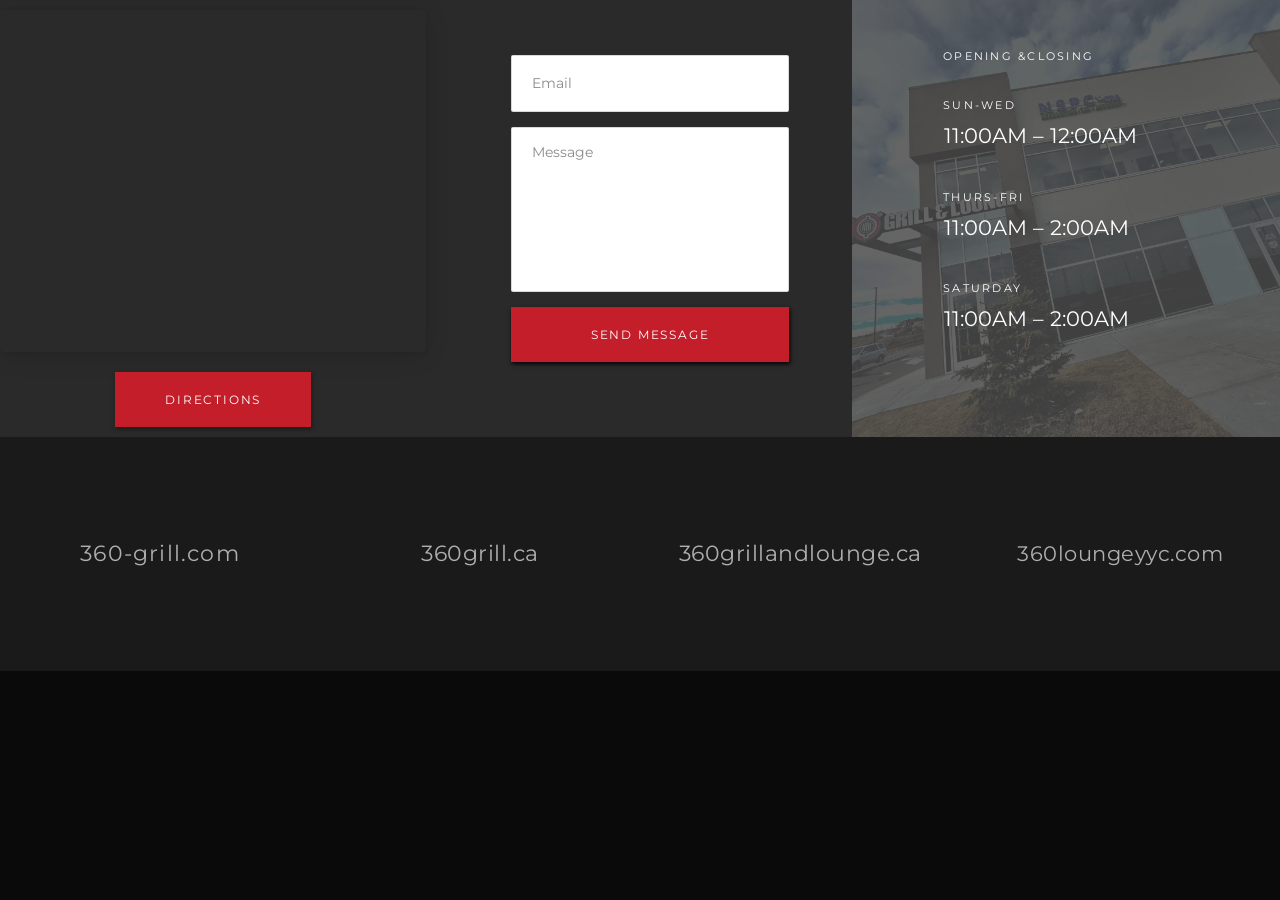
<file: blog.html>
<!DOCTYPE html><html lang="en"><head><meta charset="utf-8" /><meta property="og:site_name" content="" /><meta property="og:type" content="article" /><meta property="og:url" content="/blog" /><meta content="summary_large_image" name="twitter:card" />

        <meta property="og:title" content="Blog" />
    <meta name="twitter:title" content="Blog" />

    <meta property="og:description" content="" />
    <meta name="twitter:description" content="" />

        
    <title>Blog</title>

    <meta name="description" content="" />


    
    <link rel="canonical" href="/blog" /><link rel="icon" href="https://cloud-1de12d.becdn.net/media/iW=32%26iH=any/1f35767b63a35c0a3b3380c6d91e0d09.png" sizes="32x32"/><link rel="icon" href="https://cloud-1de12d.becdn.net/media/iW=192%26iH=any/1f35767b63a35c0a3b3380c6d91e0d09.png" sizes="192x192"/><link rel="apple-touch-icon-precomposed" href="https://cloud-1de12d.becdn.net/media/iW=180&iH=any/1f35767b63a35c0a3b3380c6d91e0d09.png"/><link href="https://fonts.bunny.net/css?family=Overpass:100,100italic,200,200italic,300,300italic,regular,italic,600,600italic,700,700italic,800,800italic,900,900italic|Lato:100,100italic,300,300italic,regular,italic,700,700italic,900,900italic&subset=arabic,bengali,cyrillic,cyrillic-ext,devanagari,greek,greek-ext,gujarati,hebrew,khmer,korean,latin-ext,tamil,telugu,thai,vietnamese&display=swap" class="brz-link brz-link-google" type="text/css" rel="stylesheet"/><meta name="viewport" content="width=device-width, initial-scale=1"><link class="brz-link brz-link-bunny-fonts-prefetch" rel="dns-prefetch" href="https://fonts.bunny.net"><link class="brz-link brz-link-bunny-fonts-preconnect" rel="preconnect" href="https://fonts.bunny.net" crossorigin><link class="brz-link brz-link-cdn-preconnect" rel="preconnect" href="https://cloud-1de12d.becdn.net" crossorigin><link href="assets/8a8d4d25db4b61e2be256b021e9074b0.css" class="brz-link brz-link-preview-lib" media="print" onload="this.media='all'" data-brz-group="group-1" rel="stylesheet"/><link href="assets/9c7f51990ea0847e01afebacc95d7911.css" class="brz-link brz-link-scss" media="print" onload="this.media='all'" rel="stylesheet"/><link href="assets/34a39dd5f3c6c37d26ef61cfaf02b9d8.css" class="brz-link brz-link-preview-pro" media="print" onload="this.media='all'" rel="stylesheet"/><link href="assets/8c5923747d9f1a3298aa8153a173bd71.css" class="brz-link brz-link-preview" rel="stylesheet"/><style class="brz-style">.brz .brz-css-d-row-row {margin: 0;z-index: auto;align-items: flex-start;}
.brz .brz-css-d-row-row > .brz-bg {border-radius: 0px;max-width: 100%;mix-blend-mode: normal;}
.brz .brz-css-d-row-row > .brz-bg {border: 0px solid rgba(102,115,141,0);box-shadow: none;}
.brz .brz-css-d-row-row > .brz-bg > .brz-bg-image {background-size: cover;background-repeat: no-repeat;-webkit-mask-image: none;mask-image: none;}
.brz .brz-css-d-row-row > .brz-bg > .brz-bg-image {background-image: none;filter: none;display: block;}
.brz .brz-css-d-row-row > .brz-bg > .brz-bg-image:after {content: "";background-image: none;}
.brz .brz-css-d-row-row > .brz-bg > .brz-bg-color {-webkit-mask-image: none;mask-image: none;}
.brz .brz-css-d-row-row > .brz-bg > .brz-bg-color {background-color: rgba(0,0,0,0);background-image: none;}
.brz .brz-css-d-row-row > .brz-bg > .brz-bg-map {display: none;}
.brz .brz-css-d-row-row > .brz-bg > .brz-bg-map {filter: none;}
.brz .brz-css-d-row-row > .brz-bg > .brz-bg-video {display: none;}
.brz .brz-css-d-row-row > .brz-bg > .brz-bg-video {filter: none;}
.brz .brz-css-d-row-row > .brz-row {border: 0px solid transparent;}
.brz .brz-css-d-row-row > .brz-row, .brz .brz-css-d-row-row > .brz-bg > .brz-bg-video, .brz .brz-css-d-row-row > .brz-bg, .brz .brz-css-d-row-row > .brz-bg > .brz-bg-image, .brz .brz-css-d-row-row > .brz-bg > .brz-bg-color {transition-duration: .5s;transition-property: filter,box-shadow,background,border-radius,border-color;}
@media (min-width:991px) {.brz .brz-css-d-row-row {min-height: auto;display: flex;}}
@media (max-width:991px) and (min-width:768px) {.brz .brz-css-d-row-row > .brz-row {flex-direction: row;flex-wrap: wrap;justify-content: flex-start;}}
@media (max-width:991px) and (min-width:768px) {.brz .brz-css-d-row-row {min-height: auto;display: flex;}}
@media (max-width:767px) {.brz .brz-css-d-row-row > .brz-row {flex-direction: row;flex-wrap: wrap;justify-content: flex-start;}}
@media (max-width:767px) {.brz .brz-css-d-row-row {min-height: auto;display: flex;}}
.brz .brz-css-d-form2fields-fields {font-family: "Lato",sans-serif;font-size: 18px;font-weight: 400;letter-spacing: 0px;font-variation-settings: "wght" 400,"wdth" 100,"SOFT" 0;}
.brz .brz-css-d-form2fields-fields {color: rgba(115,119,127,.7);}
.brz .brz-css-d-form2fields-fields .brz-forms2__field {font-style: inherit;text-decoration: inherit !important;text-transform: inherit !important;}
.brz .brz-css-d-form2fields-fields .brz-forms2__field-label {color: rgba(115,119,127,.7);}
.brz .brz-css-d-form2fields-fields .brz-forms2__field-label {padding: 0px 0px 5px 0px;font-family: "Lato",sans-serif;font-size: 16px;font-weight: 400;letter-spacing: 0px;text-align: start;line-height: 1.5;font-variation-settings: "wght" 400,"wdth" 100,"SOFT" 0;font-style: inherit;text-decoration: inherit !important;text-transform: inherit !important;}
.brz .brz-css-d-form2fields-fields .brz-forms2__field:not(.brz-forms2__radio):not(.brz-forms2__checkbox) {border-radius: 0px;min-height: 57px;}
.brz .brz-css-d-form2fields-fields .brz-forms2__field:not(.brz-forms2__radio):not(.brz-forms2__checkbox) {color: rgba(115,119,127,.7);background-color: rgba(255,255,255,1);border: 1px solid rgba(220,222,225,1);box-shadow: none;}
.brz .brz-css-d-form2fields-fields.brz-forms2__item--error .brz-forms2__field:not(.brz-forms2__radio):not(.brz-forms2__checkbox) {border-color: #f00;}
.brz .brz-css-d-form2fields-fields .brz-forms2__field:not(.brz-forms2__radio):not(.brz-forms2__checkbox):not(.brz-forms2__field-select) {padding: 14px 24px;}
.brz .brz-css-d-form2fields-fields .brz-forms2__field-paragraph {line-height: 1.5;}
.brz .brz-css-d-form2fields-fields .brz-forms2__radio, .brz .brz-css-d-form2fields-fields .brz-forms2__checkbox {font-family: "Lato",sans-serif;font-size: 16px;line-height: 1.5;font-weight: 400;letter-spacing: 0px;font-variation-settings: "wght" 400,"wdth" 100,"SOFT" 0;font-style: inherit;text-decoration: inherit !important;text-transform: inherit !important;}
.brz .brz-css-d-form2fields-fields .brz-forms2__radio, .brz .brz-css-d-form2fields-fields .brz-forms2__checkbox {color: rgba(115,119,127,.7);}
.brz .brz-css-d-form2fields-fields .brz-forms2__checkbox-option-name, .brz-forms2__radio-option-name {font-style: inherit;text-decoration: inherit !important;text-transform: inherit !important;}
.brz .brz-css-d-form2fields-fields .brz-forms2__select-item__input {color: rgba(115,119,127,.7);}
.brz .brz-css-d-form2fields-fields .form-alert {font-family: "Lato",sans-serif;}
.brz .brz-css-d-form2fields-fields .brz-forms2__field:not(.brz-forms2__radio):not(.brz-forms2__checkbox), .brz .brz-css-d-form2fields-fields .brz-forms2__radio, .brz .brz-css-d-form2fields-fields .brz-forms2__checkbox, .brz .brz-css-d-form2fields-fields .brz-forms2__select-item__input {transition-duration: .5s;}
@media (max-width:991px) and (min-width:768px) {.brz .brz-css-d-form2fields-fields {font-size: 14px;}
	.brz .brz-css-d-form2fields-fields .brz-forms2__field-label {font-size: 14px;}
	.brz .brz-css-d-form2fields-fields .brz-forms2__field:not(.brz-forms2__radio):not(.brz-forms2__checkbox) {min-height: 51px;}
	.brz .brz-css-d-form2fields-fields .brz-forms2__radio, .brz .brz-css-d-form2fields-fields .brz-forms2__checkbox {font-size: 14px;}}
@media (max-width:767px) {.brz .brz-css-d-form2fields-fields {font-size: 14px;}
	.brz .brz-css-d-form2fields-fields .brz-forms2__field-label {font-size: 14px;}
	.brz .brz-css-d-form2fields-fields .brz-forms2__field:not(.brz-forms2__radio):not(.brz-forms2__checkbox) {min-height: 43px;}
	.brz .brz-css-d-form2fields-fields .brz-forms2__field:not(.brz-forms2__radio):not(.brz-forms2__checkbox):not(.brz-forms2__field-select) {padding: 10px 20px;}
	.brz .brz-css-d-form2fields-fields .brz-forms2__radio, .brz .brz-css-d-form2fields-fields .brz-forms2__checkbox {font-size: 14px;}}
.brz .brz-css-d-sectionitem-container {border: 0px solid transparent;}
@media (min-width:991px) {.brz .brz-css-d-sectionitem-container {max-width: calc(1 * var(--brz-section-container-max-width,1170px));}}
@media (max-width:991px) and (min-width:768px) {.brz .brz-css-d-sectionitem-container {max-width: 100%;}}
@media (max-width:767px) {.brz .brz-css-d-sectionitem-container {max-width: 100%;}}
.brz .brz-css-d-row-container {padding: 10px;max-width: 100%;}
@media (max-width:991px) and (min-width:768px) {.brz .brz-css-d-row-container {padding: 0;}}
@media (max-width:767px) {.brz .brz-css-d-row-container {padding: 0;}}
.brz .brz-css-d-section {z-index: auto;margin: 0;}
.brz .brz-css-d-section.brz-section .brz-section__content {min-height: auto;display: flex;}
.brz .brz-css-d-section .brz-container {justify-content: center;}
.brz .brz-css-d-section > .slick-slider > .brz-slick-slider__dots {color: rgba(0,0,0,1);}
.brz .brz-css-d-section > .slick-slider > .brz-slick-slider__arrow {color: rgba(0,0,0,.7);}
.brz .brz-css-d-section > .slick-slider > .brz-slick-slider__dots > .brz-slick-slider__pause {color: rgba(0,0,0,1);}
@media (min-width:991px) {.brz .brz-css-d-section {display: block;}}
@media (max-width:991px) and (min-width:768px) {.brz .brz-css-d-section {display: block;}}
@media (max-width:767px) {.brz .brz-css-d-section {display: block;}}
.brz .brz-css-d-sectionitem-bg {padding: 75px 0px 75px 0px;}
.brz .brz-css-d-sectionitem-bg > .brz-bg {border-radius: 0px;mix-blend-mode: normal;}
.brz .brz-css-d-sectionitem-bg > .brz-bg {border: 0px solid rgba(102,115,141,0);}
.brz .brz-css-d-sectionitem-bg > .brz-bg > .brz-bg-image {background-size: cover;background-repeat: no-repeat;-webkit-mask-image: none;mask-image: none;}
.brz .brz-css-d-sectionitem-bg > .brz-bg > .brz-bg-image {background-image: none;filter: none;display: block;}
.brz .brz-css-d-sectionitem-bg > .brz-bg > .brz-bg-image:after {content: "";background-image: none;}
.brz .brz-css-d-sectionitem-bg > .brz-bg > .brz-bg-color {-webkit-mask-image: none;mask-image: none;}
.brz .brz-css-d-sectionitem-bg > .brz-bg > .brz-bg-color {background-color: rgba(0,0,0,0);background-image: none;}
.brz .brz-css-d-sectionitem-bg > .brz-bg > .brz-bg-map {display: none;}
.brz .brz-css-d-sectionitem-bg > .brz-bg > .brz-bg-map {filter: none;}
.brz .brz-css-d-sectionitem-bg > .brz-bg > .brz-bg-video {display: none;}
.brz .brz-css-d-sectionitem-bg > .brz-bg > .brz-bg-video {filter: none;}
.brz .brz-css-d-sectionitem-bg > .brz-bg > .brz-bg-shape__top {background-size: 100% 100px;height: 100px;transform: scale(1.02) rotateX(0deg) rotateY(0deg);z-index: auto;}
.brz .brz-css-d-sectionitem-bg > .brz-bg > .brz-bg-shape__top::after {background-image: none;-webkit-mask-image: none;background-size: 100% 100px;height: 100px;}
.brz .brz-css-d-sectionitem-bg > .brz-bg > .brz-bg-shape__bottom {background-size: 100% 100px;height: 100px;transform: scale(1.02) rotateX(-180deg) rotateY(-180deg);z-index: auto;}
.brz .brz-css-d-sectionitem-bg > .brz-bg > .brz-bg-shape__bottom::after {background-image: none;-webkit-mask-image: none;background-size: 100% 100px;height: 100px;}
.brz .brz-css-d-sectionitem-bg > .brz-bg > .brz-bg-slideshow  .brz-bg-slideshow-item {display: none;background-position: 50% 50%;}
.brz .brz-css-d-sectionitem-bg > .brz-bg > .brz-bg-slideshow  .brz-bg-slideshow-item {filter: none;}
.brz .brz-css-d-sectionitem-bg > .brz-bg, .brz .brz-css-d-sectionitem-bg > .brz-bg > .brz-bg-image, .brz .brz-css-d-sectionitem-bg > .brz-bg > .brz-bg-map, .brz .brz-css-d-sectionitem-bg > .brz-bg > .brz-bg-color, .brz .brz-css-d-sectionitem-bg > .brz-bg > .brz-bg-video {transition-duration: .5s;transition-property: filter,box-shadow,background,border-radius,border-color;}
@media (min-width:991px) {.brz .brz-css-d-sectionitem-bg > .brz-bg > .brz-bg-image {background-attachment: scroll;}}
@media (max-width:991px) and (min-width:768px) {.brz .brz-css-d-sectionitem-bg {padding: 50px 15px 50px 15px;}}
@media (max-width:767px) {.brz .brz-css-d-sectionitem-bg {padding: 25px 15px 25px 15px;}}
.brz .brz-css-d-spacer {height: 50px;}
.brz .brz-css-d-form2field-field {max-width: 100%;flex-basis: 100%;}
.brz .brz-css-d-form2field-field .brz-textarea {height: auto;}
.brz .brz-css-d-form2field-field .brz-forms2__checkbox-option, .brz .brz-css-d-form2field-field .brz-forms2__radio-option {flex-basis: 100%;}
.brz-css-d-form2fields-phone-select.brz-forms2__field.brz-forms2__field-phone .brz-forms2__phone--country .ss-content .ss-list {color: rgba(115,119,127,1);}
.brz-css-d-form2fields-phone-select.brz-forms2__field.brz-forms2__field-phone .brz-forms2__phone--country .ss-content .ss-search {color: rgba(115,119,127,1);border: 1px solid rgba(220,222,225,1);}
.brz-css-d-form2fields-phone-select.brz-forms2__field.brz-forms2__field-phone .brz-forms2__field-phone--option-code {color: rgba(115,119,127,.7);}
.brz-css-d-form2fields-phone-select.brz-forms2__field.brz-forms2__field-phone .brz-forms2__phone--country .ss-content, .brz-css-d-form2fields-phone-select.brz-forms2__field.brz-forms2__field-phone .brz-forms2__phone--country .ss-content .ss-search input[type='search'] {background-color: rgba(255,255,255,1);}
.brz-css-d-form2fields-phone-select.brz-forms2__field.brz-forms2__field-phone .brz-forms2__phone--country .ss-content .ss-list .ss-option {border: 1px solid rgba(220,222,225,1);}
.brz-css-d-form2fields-phone-select.brz-forms2__field.brz-forms2__field-phone .brz-forms2__phone--country .ss-content {box-shadow: none;}
.brz .brz-css-d-form2fields-field_select .select2-dropdown {box-shadow: none;}
.brz .brz-css-d-form2fields-field_select .select2-results__options {font-family: "Lato",sans-serif;font-size: 18px;line-height: 1.5;font-weight: 400;letter-spacing: 0px;font-variation-settings: "wght" 400,"wdth" 100,"SOFT" 0;font-style: inherit;text-decoration: inherit !important;text-transform: inherit !important;border-radius: 0px;}
.brz .brz-css-d-form2fields-field_select .select2-results__options {color: rgba(115,119,127,.7);background-color: rgba(255,255,255,1);}
.brz .brz-css-d-form2fields-field_select .select2-results__option {border: 1px solid rgba(220,222,225,1);}
.brz .brz-css-d-form2fields-field_select .select2-selection--single {padding: 14px 24px 14px 24px;padding: 14px 24px;}
.brz .brz-css-d-form2fields-field_select .select2-selection--multiple {padding: 14px 24px 14px 24px;padding: 14px 24px;}
.brz .brz-css-d-form2fields-field_select .select2-selection--multiple .select2-selection__choice {transition-duration: .5s;}
.brz .brz-css-d-form2fields-field_select .select2-selection--multiple .select2-selection__choice {background-color: rgba(255,255,255,1);}
@media (max-width:991px) and (min-width:768px) {.brz .brz-css-d-form2fields-field_select .select2-results__options {font-size: 14px;}}
@media (max-width:767px) {.brz .brz-css-d-form2fields-field_select .select2-results__options {font-size: 14px;}
	.brz .brz-css-d-form2fields-field_select .select2-selection--single {padding: 10px 20px 10px 20px;padding: 10px 20px;}
	.brz .brz-css-d-form2fields-field_select .select2-selection--multiple {padding: 10px 20px 10px 20px;padding: 10px 20px;}}
.brz .brz-css-d-richtext {width: 100%;mix-blend-mode: normal;}
.brz-css-d-form2-messages .brz-forms2__alert--success .brz-forms2__alert-text {background-color: rgba(21,208,83,1);background-image: none;border: none;box-shadow: none;width: 100%;font-family: "Lato",sans-serif;font-size: 12px;font-weight: 600;line-height: 2;letter-spacing: 2.5px;font-variation-settings: "wght" 400,"wdth" 100,"SOFT" 0;text-transform: uppercase;color: rgba(255,255,255,1);text-shadow: none;text-align: left;padding: 17px 30px 17px 30px;border-radius: 0px;}
.brz-css-d-form2-messages .brz-forms2__alert--success {justify-content: flex-start;margin: 15px 7.5px 0px 7.5px;}
.brz-css-d-form2-messages .brz-forms2__alert--error .brz-forms2__alert-text {background-color: rgba(255,0,0,1);background-image: none;border: none;box-shadow: none;font-family: "Lato",sans-serif;font-size: 12px;font-weight: 600;line-height: 2;letter-spacing: 2.5px;font-variation-settings: "wght" 400,"wdth" 100,"SOFT" 0;text-transform: uppercase;color: rgba(255,255,255,1);text-shadow: none;padding: 17px 30px 17px 30px;border-radius: 0px;}
.brz-css-d-form2-messages .brz-forms2__alert--invalid .brz-forms2__alert-text {background-color: rgba(255,0,0,1);background-image: none;border: none;box-shadow: none;font-family: "Lato",sans-serif;font-size: 12px;font-weight: 600;line-height: 2;letter-spacing: 2.5px;font-variation-settings: "wght" 400,"wdth" 100,"SOFT" 0;text-transform: uppercase;color: rgba(255,255,255,1);text-shadow: none;padding: 17px 30px 17px 30px;border-radius: 0px;}
.brz-css-d-form2-messages .brz-forms2__alert--invalid-email .brz-forms2__alert-text {background-color: rgba(255,0,0,1);background-image: none;border: none;box-shadow: none;font-family: "Lato",sans-serif;font-size: 12px;font-weight: 600;line-height: 2;letter-spacing: 2.5px;font-variation-settings: "wght" 400,"wdth" 100,"SOFT" 0;text-transform: uppercase;color: rgba(255,255,255,1);text-shadow: none;padding: 17px 30px 17px 30px;border-radius: 0px;}
.brz-css-d-form2-messages .brz-forms2__alert--error, .brz-css-d-form2-messages .brz-forms2__alert--invalid, .brz-css-d-form2-messages .brz-forms2__alert--invalid-email {justify-content: flex-start;}
.brz-css-d-form2-messages .brz-forms2__alert--error .brz-forms2__alert-text, .brz-css-d-form2-messages .brz-forms2__alert--invalid .brz-forms2__alert-text, .brz-css-d-form2-messages .brz-forms2__alert--invalid-email .brz-forms2__alert-text {width: 100%;text-align: left;}
.brz-css-d-form2-messages .brz-forms2__alert--empty .brz-forms2__alert-text {background-color: rgba(255,0,0,1);background-image: none;border: none;box-shadow: none;width: 100%;font-family: "Lato",sans-serif;font-size: 12px;font-weight: 600;line-height: 2;letter-spacing: 2.5px;font-variation-settings: "wght" 400,"wdth" 100,"SOFT" 0;text-transform: uppercase;color: rgba(255,255,255,1);text-shadow: none;text-align: left;padding: 17px 30px 17px 30px;border-radius: 0px;}
.brz-css-d-form2-messages .brz-forms2__alert--empty {justify-content: flex-start;margin: 15px 7.5px 0px 7.5px;}
.brz-css-d-form2-messages .brz-forms2__alert--error {margin: 15px 7.5px 0px 7.5px;}
.brz-css-d-form2-messages .brz-forms2__alert--invalid {margin: 15px 7.5px 0px 7.5px;}
.brz-css-d-form2-messages .brz-forms2__alert--invalid-email {margin: 15px 7.5px 0px 7.5px;}
.brz .brz-css-d-form2-form .brz-form {margin: 0 -7.5px -15px -7.5px;}
.brz .brz-css-d-form2-form .brz-form-ms-buttons {padding: 0 7.5px 15px 7.5px;gap: 10px;}
.brz .brz-css-d-form2-form .brz-forms2__item {padding: 0 7.5px 15px 7.5px;}
.brz .brz-css-d-form2-form .brz-forms2__item-button {margin-inline-end: auto;margin-inline-start: 0;max-width: 100%;flex-basis: 100%;}
.brz .brz-css-d-form2-form .brz-forms2-story .brz-btn:before, .brz .brz-css-d-form2-form .brz-form-ms-buttons--story .brz-btn:before {content: "";padding-top: 15%;}
.brz .brz-css-d-form2-form .brz-form-ms-indicators {margin: 0px 7.5px 15px 7.5px;}
.brz .brz-css-d-form2-form .brz-form-ms-next-button, .brz .brz-css-d-form2-form .brz-form-ms-prev-button, .brz .brz-css-d-form2-form .brz-form-ms-buttons .brz-forms2__item-button {justify-content: center;}
.brz .brz-css-d-column-column {z-index: auto;flex: 1 1 50%;max-width: 50%;justify-content: flex-start;max-height: none;}
.brz .brz-css-d-column-column .brz-columns__scroll-effect {justify-content: flex-start;}
.brz .brz-css-d-column-column > .brz-bg {margin: 0;mix-blend-mode: normal;border-radius: 0px;}
.brz .brz-css-d-column-column > .brz-bg {border: 0px solid rgba(102,115,141,0);box-shadow: none;}
.brz .brz-css-d-column-column > .brz-bg > .brz-bg-image {background-size: cover;background-repeat: no-repeat;-webkit-mask-image: none;mask-image: none;}
.brz .brz-css-d-column-column > .brz-bg > .brz-bg-image {background-image: none;filter: none;display: block;}
.brz .brz-css-d-column-column > .brz-bg > .brz-bg-image:after {content: "";background-image: none;}
.brz .brz-css-d-column-column > .brz-bg > .brz-bg-color {-webkit-mask-image: none;mask-image: none;}
.brz .brz-css-d-column-column > .brz-bg > .brz-bg-color {background-color: rgba(0,0,0,0);background-image: none;}
.brz .brz-css-d-column-column > .brz-bg > .brz-bg-map {display: none;}
.brz .brz-css-d-column-column > .brz-bg > .brz-bg-map {filter: none;}
.brz .brz-css-d-column-column > .brz-bg > .brz-bg-video {display: none;}
.brz .brz-css-d-column-column > .brz-bg > .brz-bg-video {filter: none;}
.brz .brz-css-d-column-column > .brz-bg, .brz .brz-css-d-column-column > .brz-bg > .brz-bg-image, .brz .brz-css-d-column-column > .brz-bg > .brz-bg-color {transition-duration: .5s;transition-property: filter,box-shadow,background,border-radius,border-color;}
@media (max-width:767px) {.brz .brz-css-d-column-column {flex: 1 1 100%;max-width: 100%;}
	.brz .brz-css-d-column-column > .brz-bg {margin: 10px 0px 10px 0px;}}
.brz .brz-css-d-column-bg.brz-column__items {z-index: auto;margin: 0;border: 0px solid transparent;padding: 5px 15px 5px 15px;min-height: 100%;max-height: none;justify-content: inherit;transition-duration: .5s;transition-property: filter,box-shadow,background,border-radius,border-color;}
@media (min-width:991px) {.brz .brz-css-d-column-bg {display: flex;}}
@media (max-width:991px) and (min-width:768px) {.brz .brz-css-d-column-bg {display: flex;}}
@media (max-width:767px) {.brz .brz-css-d-column-bg.brz-column__items {margin: 10px 0px 10px 0px;padding: 0;}}
@media (max-width:767px) {.brz .brz-css-d-column-bg {display: flex;}}
.brz .brz-css-d-wrapper {padding: 0;margin: 10px 0px 10px 0px;justify-content: center;position: relative;}
.brz .brz-css-d-wrapper .brz-wrapper-transform {transform: none;}
@media (min-width:991px) {.brz .brz-css-d-wrapper {display: flex;z-index: auto;position: relative;}}
@media (max-width:991px) and (min-width:768px) {.brz .brz-css-d-wrapper {display: flex;z-index: auto;position: relative;}}
@media (max-width:767px) {.brz .brz-css-d-wrapper {display: flex;z-index: auto;position: relative;}}
.brz-css-d-map .brz-ui-ed-iframe {background-color: rgba(var(--brz-global-color2),0);background-image: none;padding: 0;}
.brz-css-d-map.brz-map_styles:before {border: none;border-radius: 0px;}
.brz-css-d-map .brz-ui-ed-map-content {box-shadow: none;border-radius: 0px;}
.brz-css-d-map.brz-map {width: 100%;height: 400px;}
.brz-css-d-map .brz-ui-ed-map-content, .brz-css-d-map .brz-ui-ed-iframe, .brz-css-d-map.brz-map_styles:before {transition-duration: .5s;transition-property: filter,box-shadow,background,border-radius,border-color;}
.brz .brz-css-d-cloneable {z-index: auto;position: relative;margin: 10px 0px 10px 0px;justify-content: center;padding: 0;gap: 20px 10px;}
@media (min-width:991px) {.brz .brz-css-d-cloneable {position: relative;}
	.brz .brz-css-d-cloneable {display: flex;}}
@media (max-width:991px) and (min-width:768px) {.brz .brz-css-d-cloneable {position: relative;}
	.brz .brz-css-d-cloneable {display: flex;}}
@media (max-width:767px) {.brz .brz-css-d-cloneable {position: relative;}
	.brz .brz-css-d-cloneable {display: flex;}}
.brz .brz-css-d-button.brz-btn--hover:not(.brz-btn--hover-in), .brz .brz-css-d-button.brz-btn--hover-in:before {background-color: rgba(var(--brz-global-color3),1);background-image: none;}
.brz .brz-css-d-button.brz-btn--hover:not(.brz-btn--hover-in):before, .brz .brz-css-d-button.brz-btn--hover-in {background-color: rgba(var(--brz-global-color3),.8);background-image: none;}
.brz .brz-css-d-button.brz-btn--hover:not(.brz-btn--hover-in), .brz .brz-css-d-button.brz-btn--hover-in:before, .brz .brz-css-d-button.brz-btn--hover:not(.brz-btn--hover-in):before, .brz .brz-css-d-button.brz-btn--hover-in {transition-duration: .6s;}
@media (min-width:991px) {.brz .brz-css-d-button.brz-back-pulse:before {animation-duration: .6s;}}
@media (max-width:991px) and (min-width:768px) {.brz .brz-css-d-button.brz-back-pulse:before {animation-duration: .6s;}}
@media (max-width:767px) {.brz .brz-css-d-button.brz-back-pulse:before {animation-duration: .6s;}}
.brz .brz-css-d-cloneable-container {justify-content: center;padding: 0;gap: 20px 10px;}
.brz .brz-css-d-button-bg.brz-btn {font-family: var(--brz-buttonfontfamily,initial);font-weight: var(--brz-buttonfontweight,initial);font-weight: var(--brz-buttonbold,initial);font-size: var(--brz-buttonfontsize,initial);line-height: var(--brz-buttonlineheight,initial);letter-spacing: var(--brz-buttonletterspacing,initial);font-variation-settings: var(--brz-buttonfontvariation,initial);font-style: var(--brz-buttonitalic,initial);text-decoration: var(--brz-buttontextdecoration,initial) !important;text-transform: var(--brz-buttontexttransform,initial) !important;border-radius: 0;flex-flow: row-reverse nowrap;padding: 14px 42px 14px 42px;padding: 14px 42px;width: auto;}
.brz .brz-css-d-button-bg.brz-btn {color: rgba(var(--brz-global-color8),1);border: 2px solid rgba(var(--brz-global-color3),1);box-shadow: none;}
.brz .brz-css-d-button-bg.brz-btn:not(.brz-btn--hover) {background-color: rgba(var(--brz-global-color3),1);background-image: none;}
.brz .brz-css-d-button-bg.brz-btn .brz-icon-svg-custom {background-color: rgba(var(--brz-global-color8),1);}
.brz .brz-css-d-button-bg.brz-btn.brz-btn-submit {color: rgba(var(--brz-global-color8),1);background-color: rgba(var(--brz-global-color3),1);background-image: none;}
.brz .brz-css-d-button-bg .brz-btn--story-container {border: 2px solid rgba(var(--brz-global-color3),1);flex-flow: row-reverse nowrap;border-radius: 0;}
.brz .brz-css-d-button-bg .brz-btn--story-container:after {height: unset;}
.brz .brz-css-d-button-bg.brz-btn, .brz .brz-css-d-button-bg.brz-btn .brz-icon-svg-custom, .brz .brz-css-d-button-bg.brz-btn.brz-btn-submit {transition-duration: .5s;transition-property: filter,color,background,border-color,box-shadow;}
@media (min-width:991px) {.brz .brz-css-d-button-bg.brz-btn:not(.brz-btn--hover):hover {background-color: rgba(var(--brz-global-color3),.8);}
	.brz .brz-css-d-button-bg.brz-btn.brz-btn-submit:hover {background-color: rgba(var(--brz-global-color3),.8);}}
@media (max-width:991px) and (min-width:768px) {.brz .brz-css-d-button-bg.brz-btn {font-weight: var(--brz-buttontabletfontweight,initial);font-weight: var(--brz-buttontabletbold,initial);font-size: var(--brz-buttontabletfontsize,initial);line-height: var(--brz-buttontabletlineheight,initial);letter-spacing: var(--brz-buttontabletletterspacing,initial);font-variation-settings: var(--brz-buttontabletfontvariation,initial);font-style: var(--brz-buttontabletitalic,initial);text-decoration: var(--brz-buttontablettextdecoration,initial) !important;text-transform: var(--brz-buttontablettexttransform,initial) !important;padding: 11px 26px 11px 26px;padding: 11px 26px;width: auto;}}
@media (max-width:767px) {.brz .brz-css-d-button-bg.brz-btn {font-weight: var(--brz-buttonmobilefontweight,initial);font-weight: var(--brz-buttonmobilebold,initial);font-size: var(--brz-buttonmobilefontsize,initial);line-height: var(--brz-buttonmobilelineheight,initial);letter-spacing: var(--brz-buttonmobileletterspacing,initial);font-variation-settings: var(--brz-buttonmobilefontvariation,initial);font-style: var(--brz-buttonmobileitalic,initial);text-decoration: var(--brz-buttonmobiletextdecoration,initial) !important;text-transform: var(--brz-buttonmobiletexttransform,initial) !important;padding: 11px 26px 11px 26px;padding: 11px 26px;width: auto;}}
.brz .brz-css-r-wrapper {margin: 0;}
.brz .brz-css-r-row-container {padding: 0;}
.brz .brz-css-dxTIR {margin-top: 0px !important;margin-bottom: 0px !important;text-align: left !important;font-family: var(--brz-paragraphfontfamily,initial) !important;font-size: var(--brz-paragraphfontsize,initial);line-height: var(--brz-paragraphlineheight,initial);font-weight: var(--brz-paragraphfontweight,initial);font-weight: var(--brz-paragraphbold,initial);letter-spacing: var(--brz-paragraphletterspacing,initial);font-variation-settings: var(--brz-paragraphfontvariation,initial);font-style: var(--brz-paragraphitalic,initial);text-decoration: var(--brz-paragraphtextdecoration,initial) !important;text-transform: var(--brz-paragraphtexttransform,initial) !important;}
@media (min-width:991px) {.brz .brz-css-dxTIR {margin-top: 0px !important;margin-bottom: 0px !important;text-align: left !important;font-family: var(--brz-paragraphfontfamily,initial) !important;font-size: var(--brz-paragraphfontsize,initial);line-height: var(--brz-paragraphlineheight,initial);font-weight: var(--brz-paragraphfontweight,initial);font-weight: var(--brz-paragraphbold,initial);letter-spacing: var(--brz-paragraphletterspacing,initial);font-variation-settings: var(--brz-paragraphfontvariation,initial);font-style: var(--brz-paragraphitalic,initial);text-decoration: var(--brz-paragraphtextdecoration,initial) !important;text-transform: var(--brz-paragraphtexttransform,initial) !important;}}
@media (max-width:991px) and (min-width:768px) {.brz .brz-css-dxTIR {font-size: var(--brz-paragraphtabletfontsize,initial);line-height: var(--brz-paragraphtabletlineheight,initial);font-weight: var(--brz-paragraphtabletfontweight,initial);font-weight: var(--brz-paragraphtabletbold,initial);letter-spacing: var(--brz-paragraphtabletletterspacing,initial);font-variation-settings: var(--brz-paragraphtabletfontvariation,initial);font-style: var(--brz-paragraphtabletitalic,initial);text-decoration: var(--brz-paragraphtablettextdecoration,initial) !important;text-transform: var(--brz-paragraphtablettexttransform,initial) !important;}}
@media (max-width:767px) {.brz .brz-css-dxTIR {font-size: var(--brz-paragraphmobilefontsize,initial);line-height: var(--brz-paragraphmobilelineheight,initial);font-weight: var(--brz-paragraphmobilefontweight,initial);font-weight: var(--brz-paragraphmobilebold,initial);letter-spacing: var(--brz-paragraphmobileletterspacing,initial);font-variation-settings: var(--brz-paragraphmobilefontvariation,initial);font-style: var(--brz-paragraphmobileitalic,initial);text-decoration: var(--brz-paragraphmobiletextdecoration,initial) !important;text-transform: var(--brz-paragraphmobiletexttransform,initial) !important;}}
@media (min-width:991px) {.brz .brz-css-omjiew {padding: 0;margin: 0;justify-content: center;position: relative;}
	.brz .brz-css-omjiew .brz-wrapper-transform {transform: none;}}
@media (min-width:991px) {.brz .brz-css-omjiew {display: flex;z-index: auto;position: relative;}}
@media (max-width:767px) {.brz .brz-css-omjiew {display: none;}}
.brz .brz-css-wkqzht {height: 20px;}
@media (min-width:991px) {.brz .brz-css-wkqzht {height: 20px;}}
@media (max-width:991px) and (min-width:768px) {.brz .brz-css-wkqzht {height: 10px;}}
@media (max-width:767px) {.brz .brz-css-wkqzht {height: 5px;}}
@media (min-width:991px) {.brz .brz-css-13k5ihn {padding: 0;margin: 10px 0px 10px 0px;justify-content: center;position: relative;}
	.brz .brz-css-13k5ihn .brz-wrapper-transform {transform: none;}}
@media (min-width:991px) {.brz .brz-css-13k5ihn {display: flex;z-index: auto;position: relative;}}
@media (min-width:991px) {.brz .brz-css-bncuaq {z-index: auto;margin: 0;}
	.brz .brz-css-bncuaq.brz-section .brz-section__content {min-height: auto;display: flex;}
	.brz .brz-css-bncuaq .brz-container {justify-content: center;}
	.brz .brz-css-bncuaq > .slick-slider > .brz-slick-slider__dots:hover {color: rgba(0,0,0,1);}
	.brz .brz-css-bncuaq > .slick-slider > .brz-slick-slider__arrow:hover {color: rgba(0,0,0,.7);}
	.brz .brz-css-bncuaq > .slick-slider > .brz-slick-slider__dots > .brz-slick-slider__pause:hover {color: rgba(0,0,0,1);}}
@media (min-width:991px) {.brz .brz-css-bncuaq:hover {display: block;}}
.brz .brz-css-urt25d {padding: 15px 0px 15px 0px;}
.brz .brz-css-urt25d > .brz-bg > .brz-bg-color {background-color: rgba(var(--brz-global-color2),1);}
@media (min-width:991px) {.brz .brz-css-urt25d {padding: 15px 0px 15px 0px;}
	.brz .brz-css-urt25d > .brz-bg {border-radius: 0px;mix-blend-mode: normal;}
	.brz .brz-css-urt25d:hover > .brz-bg {border: 0px solid rgba(102,115,141,0);}
	.brz .brz-css-urt25d > .brz-bg > .brz-bg-image {background-size: cover;background-repeat: no-repeat;-webkit-mask-image: none;mask-image: none;}
	.brz .brz-css-urt25d:hover > .brz-bg > .brz-bg-image {background-image: none;filter: none;display: block;}
	.brz .brz-css-urt25d:hover > .brz-bg > .brz-bg-image:after {content: "";background-image: none;}
	.brz .brz-css-urt25d > .brz-bg > .brz-bg-color {-webkit-mask-image: none;mask-image: none;}
	.brz .brz-css-urt25d:hover > .brz-bg > .brz-bg-color {background-color: rgba(var(--brz-global-color2),1);background-image: none;}
	.brz .brz-css-urt25d > .brz-bg > .brz-bg-map {display: none;}
	.brz .brz-css-urt25d:hover > .brz-bg > .brz-bg-map {filter: none;}
	.brz .brz-css-urt25d > .brz-bg > .brz-bg-video {display: none;}
	.brz .brz-css-urt25d:hover > .brz-bg > .brz-bg-video {filter: none;}
	.brz .brz-css-urt25d > .brz-bg > .brz-bg-shape__top {background-size: 100% 100px;height: 100px;transform: scale(1.02) rotateX(0deg) rotateY(0deg);z-index: auto;}
	.brz .brz-css-urt25d > .brz-bg > .brz-bg-shape__top::after {background-image: none;-webkit-mask-image: none;background-size: 100% 100px;height: 100px;}
	.brz .brz-css-urt25d > .brz-bg > .brz-bg-shape__bottom {background-size: 100% 100px;height: 100px;transform: scale(1.02) rotateX(-180deg) rotateY(-180deg);z-index: auto;}
	.brz .brz-css-urt25d > .brz-bg > .brz-bg-shape__bottom::after {background-image: none;-webkit-mask-image: none;background-size: 100% 100px;height: 100px;}
	.brz .brz-css-urt25d > .brz-bg > .brz-bg-slideshow  .brz-bg-slideshow-item {display: none;background-position: 50% 50%;}
	.brz .brz-css-urt25d:hover > .brz-bg > .brz-bg-slideshow  .brz-bg-slideshow-item {filter: none;}
	.brz .brz-css-urt25d > .brz-bg, .brz .brz-css-urt25d > .brz-bg > .brz-bg-image, .brz .brz-css-urt25d > .brz-bg > .brz-bg-map, .brz .brz-css-urt25d > .brz-bg > .brz-bg-color, .brz .brz-css-urt25d > .brz-bg > .brz-bg-video {transition-duration: .5s;transition-property: filter,box-shadow,background,border-radius,border-color;}}
@media (min-width:991px) {.brz .brz-css-urt25d:hover > .brz-bg > .brz-bg-image {background-attachment: scroll;}}
@media (max-width:991px) and (min-width:768px) {.brz .brz-css-urt25d {padding: 50px 15px 50px 15px;}}
@media (max-width:767px) {.brz .brz-css-urt25d {padding: 25px 15px 25px 15px;}}
@media (min-width:991px) {.brz .brz-css-1ychzi0:hover {border: 0px solid transparent;}}
@media (min-width:991px) {.brz .brz-css-1ychzi0 {max-width: calc(1 * var(--brz-section-container-max-width,1170px));}}
@media (min-width:991px) {.brz .brz-css-1qe9r6m {margin: 0;z-index: auto;align-items: flex-start;}
	.brz .brz-css-1qe9r6m > .brz-bg {border-radius: 0px;max-width: 100%;mix-blend-mode: normal;}
	.brz .brz-css-1qe9r6m:hover > .brz-bg {border: 0px solid rgba(102,115,141,0);box-shadow: none;}
	.brz .brz-css-1qe9r6m > .brz-bg > .brz-bg-image {background-size: cover;background-repeat: no-repeat;-webkit-mask-image: none;mask-image: none;}
	.brz .brz-css-1qe9r6m:hover > .brz-bg > .brz-bg-image {background-image: none;filter: none;display: block;}
	.brz .brz-css-1qe9r6m:hover > .brz-bg > .brz-bg-image:after {content: "";background-image: none;}
	.brz .brz-css-1qe9r6m > .brz-bg > .brz-bg-color {-webkit-mask-image: none;mask-image: none;}
	.brz .brz-css-1qe9r6m:hover > .brz-bg > .brz-bg-color {background-color: rgba(0,0,0,0);background-image: none;}
	.brz .brz-css-1qe9r6m > .brz-bg > .brz-bg-map {display: none;}
	.brz .brz-css-1qe9r6m:hover > .brz-bg > .brz-bg-map {filter: none;}
	.brz .brz-css-1qe9r6m > .brz-bg > .brz-bg-video {display: none;}
	.brz .brz-css-1qe9r6m:hover > .brz-bg > .brz-bg-video {filter: none;}
	.brz .brz-css-1qe9r6m:hover > .brz-row {border: 0px solid transparent;}
	.brz .brz-css-1qe9r6m > .brz-row, .brz .brz-css-1qe9r6m > .brz-bg > .brz-bg-video, .brz .brz-css-1qe9r6m > .brz-bg, .brz .brz-css-1qe9r6m > .brz-bg > .brz-bg-image, .brz .brz-css-1qe9r6m > .brz-bg > .brz-bg-color {transition-duration: .5s;transition-property: filter,box-shadow,background,border-radius,border-color;}}
@media (min-width:991px) {.brz .brz-css-1qe9r6m {min-height: auto;display: flex;}}
@media (min-width:991px) {.brz .brz-css-1sbbhx8 {padding: 0;max-width: 100%;}}
.brz .brz-css-1jut7mp {flex: 1 1 25%;max-width: 25%;}
@media (min-width:991px) {.brz .brz-css-1jut7mp {z-index: auto;flex: 1 1 25%;max-width: 25%;justify-content: flex-start;max-height: none;}
	.brz .brz-css-1jut7mp .brz-columns__scroll-effect {justify-content: flex-start;}
	.brz .brz-css-1jut7mp > .brz-bg {margin: 0;mix-blend-mode: normal;border-radius: 0px;}
	.brz .brz-css-1jut7mp:hover > .brz-bg {border: 0px solid rgba(102,115,141,0);box-shadow: none;}
	.brz .brz-css-1jut7mp > .brz-bg > .brz-bg-image {background-size: cover;background-repeat: no-repeat;-webkit-mask-image: none;mask-image: none;}
	.brz .brz-css-1jut7mp:hover > .brz-bg > .brz-bg-image {background-image: none;filter: none;display: block;}
	.brz .brz-css-1jut7mp:hover > .brz-bg > .brz-bg-image:after {content: "";background-image: none;}
	.brz .brz-css-1jut7mp > .brz-bg > .brz-bg-color {-webkit-mask-image: none;mask-image: none;}
	.brz .brz-css-1jut7mp:hover > .brz-bg > .brz-bg-color {background-color: rgba(0,0,0,0);background-image: none;}
	.brz .brz-css-1jut7mp > .brz-bg > .brz-bg-map {display: none;}
	.brz .brz-css-1jut7mp:hover > .brz-bg > .brz-bg-map {filter: none;}
	.brz .brz-css-1jut7mp > .brz-bg > .brz-bg-video {display: none;}
	.brz .brz-css-1jut7mp:hover > .brz-bg > .brz-bg-video {filter: none;}
	.brz .brz-css-1jut7mp > .brz-bg, .brz .brz-css-1jut7mp > .brz-bg > .brz-bg-image, .brz .brz-css-1jut7mp > .brz-bg > .brz-bg-color {transition-duration: .5s;transition-property: filter,box-shadow,background,border-radius,border-color;}}
@media (max-width:767px) {.brz .brz-css-1jut7mp {flex: 1 1 100%;max-width: 100%;}}
@media (min-width:991px) {.brz .brz-css-1n2oben.brz-column__items {z-index: auto;margin: 0;border: 0px solid transparent;padding: 5px 15px 5px 15px;min-height: 100%;max-height: none;justify-content: inherit;transition-duration: .5s;transition-property: filter,box-shadow,background,border-radius,border-color;}}
@media (min-width:991px) {.brz .brz-css-1n2oben:hover {display: flex;}}
@media (min-width:991px) {.brz .brz-css-ibrmp4 {padding: 0;margin: 10px 0px 10px 0px;justify-content: center;position: relative;}
	.brz .brz-css-ibrmp4 .brz-wrapper-transform {transform: none;}}
@media (min-width:991px) {.brz .brz-css-ibrmp4 {display: flex;z-index: auto;position: relative;}}
@media (min-width:991px) {.brz .brz-css-1f5hlli {width: 100%;mix-blend-mode: normal;}}
@media (min-width:991px) {.brz .brz-css-982kxt {width: 100%;mix-blend-mode: normal;}}
.brz .brz-css-vAvhp {margin-top: 0px !important;margin-bottom: 0px !important;text-align: center !important;font-family: "Overpass",sans-serif !important;font-size: 21px;line-height: 2.1;font-weight: 400;letter-spacing: .5px;font-variation-settings: "wght" 400,"wdth" 100,"SOFT" 0;}
@media (min-width:991px) {.brz .brz-css-vAvhp {margin-top: 0px !important;margin-bottom: 0px !important;text-align: center !important;font-family: "Overpass",sans-serif !important;font-size: 21px;line-height: 2.1;font-weight: 400;letter-spacing: .5px;font-variation-settings: "wght" 400,"wdth" 100,"SOFT" 0;font-style: inherit;text-decoration: inherit !important;text-transform: inherit !important;}}
@media (min-width:991px) {.brz .brz-css-t07pgs {width: 100%;mix-blend-mode: normal;}}
@media (min-width:991px) {.brz .brz-css-11es7t5 {padding: 0;margin: 10px 0px 10px 0px;justify-content: center;position: relative;}
	.brz .brz-css-11es7t5 .brz-wrapper-transform {transform: none;}}
@media (min-width:991px) {.brz .brz-css-11es7t5 {display: flex;z-index: auto;position: relative;}}
@media (min-width:991px) {.brz .brz-css-96vxiv.brz-column__items {z-index: auto;margin: 0;border: 0px solid transparent;padding: 5px 15px 5px 15px;min-height: 100%;max-height: none;justify-content: inherit;transition-duration: .5s;transition-property: filter,box-shadow,background,border-radius,border-color;}}
@media (min-width:991px) {.brz .brz-css-96vxiv:hover {display: flex;}}
.brz .brz-css-1vhvuxp {flex: 1 1 25%;max-width: 25%;}
@media (min-width:991px) {.brz .brz-css-1vhvuxp {z-index: auto;flex: 1 1 25%;max-width: 25%;justify-content: flex-start;max-height: none;}
	.brz .brz-css-1vhvuxp .brz-columns__scroll-effect {justify-content: flex-start;}
	.brz .brz-css-1vhvuxp > .brz-bg {margin: 0;mix-blend-mode: normal;border-radius: 0px;}
	.brz .brz-css-1vhvuxp:hover > .brz-bg {border: 0px solid rgba(102,115,141,0);box-shadow: none;}
	.brz .brz-css-1vhvuxp > .brz-bg > .brz-bg-image {background-size: cover;background-repeat: no-repeat;-webkit-mask-image: none;mask-image: none;}
	.brz .brz-css-1vhvuxp:hover > .brz-bg > .brz-bg-image {background-image: none;filter: none;display: block;}
	.brz .brz-css-1vhvuxp:hover > .brz-bg > .brz-bg-image:after {content: "";background-image: none;}
	.brz .brz-css-1vhvuxp > .brz-bg > .brz-bg-color {-webkit-mask-image: none;mask-image: none;}
	.brz .brz-css-1vhvuxp:hover > .brz-bg > .brz-bg-color {background-color: rgba(0,0,0,0);background-image: none;}
	.brz .brz-css-1vhvuxp > .brz-bg > .brz-bg-map {display: none;}
	.brz .brz-css-1vhvuxp:hover > .brz-bg > .brz-bg-map {filter: none;}
	.brz .brz-css-1vhvuxp > .brz-bg > .brz-bg-video {display: none;}
	.brz .brz-css-1vhvuxp:hover > .brz-bg > .brz-bg-video {filter: none;}
	.brz .brz-css-1vhvuxp > .brz-bg, .brz .brz-css-1vhvuxp > .brz-bg > .brz-bg-image, .brz .brz-css-1vhvuxp > .brz-bg > .brz-bg-color {transition-duration: .5s;transition-property: filter,box-shadow,background,border-radius,border-color;}}
@media (max-width:767px) {.brz .brz-css-1vhvuxp {flex: 1 1 100%;max-width: 100%;}}
.brz .brz-css-q6R9n {margin-top: 0px !important;margin-bottom: 0px !important;text-align: center !important;font-family: "Overpass",sans-serif !important;font-size: 22px;line-height: 2;font-weight: 400;letter-spacing: .5px;font-variation-settings: "wght" 400,"wdth" 100,"SOFT" 0;}
@media (min-width:991px) {.brz .brz-css-q6R9n {margin-top: 0px !important;margin-bottom: 0px !important;text-align: center !important;font-family: "Overpass",sans-serif !important;font-size: 22px;line-height: 2;font-weight: 400;letter-spacing: .5px;font-variation-settings: "wght" 400,"wdth" 100,"SOFT" 0;font-style: inherit;text-decoration: inherit !important;text-transform: inherit !important;}}
.brz .brz-css-hGwQh {margin-top: 0px !important;margin-bottom: 0px !important;text-align: left !important;font-family: "Overpass",sans-serif !important;font-size: 26px;line-height: 1.9;font-weight: 700;letter-spacing: 0px;font-variation-settings: "wght" 400,"wdth" 100,"SOFT" 0;}
@media (min-width:991px) {.brz .brz-css-hGwQh {margin-top: 0px !important;margin-bottom: 0px !important;text-align: left !important;font-family: "Overpass",sans-serif !important;font-size: 26px;line-height: 1.9;font-weight: 700;letter-spacing: 0px;font-variation-settings: "wght" 400,"wdth" 100,"SOFT" 0;font-style: inherit;text-decoration: inherit !important;text-transform: inherit !important;}}
@media (max-width:991px) and (min-width:768px) {.brz .brz-css-hGwQh {text-align: center !important;}}
@media (max-width:767px) {.brz .brz-css-hGwQh {text-align: justify !important;}}
.brz .brz-css-d685l {margin-top: 0px !important;margin-bottom: 0px !important;text-align: center !important;font-family: "Overpass",sans-serif !important;font-size: 22px;line-height: 2;font-weight: 400;letter-spacing: 1.2px;font-variation-settings: "wght" 400,"wdth" 100,"SOFT" 0;}
@media (min-width:991px) {.brz .brz-css-d685l {margin-top: 0px !important;margin-bottom: 0px !important;text-align: center !important;font-family: "Overpass",sans-serif !important;font-size: 22px;line-height: 2;font-weight: 400;letter-spacing: 1.2px;font-variation-settings: "wght" 400,"wdth" 100,"SOFT" 0;font-style: inherit;text-decoration: inherit !important;text-transform: inherit !important;}}
@media (min-width:991px) {.brz .brz-css-169tlzj.brz-column__items {z-index: auto;margin: 0;border: 0px solid transparent;padding: 5px 15px 5px 15px;min-height: 100%;max-height: none;justify-content: inherit;transition-duration: .5s;transition-property: filter,box-shadow,background,border-radius,border-color;}}
@media (min-width:991px) {.brz .brz-css-169tlzj:hover {display: flex;}}
.brz .brz-css-1u5hsi9 {flex: 1 1 25%;max-width: 25%;}
@media (min-width:991px) {.brz .brz-css-1u5hsi9 {z-index: auto;flex: 1 1 25%;max-width: 25%;justify-content: flex-start;max-height: none;}
	.brz .brz-css-1u5hsi9 .brz-columns__scroll-effect {justify-content: flex-start;}
	.brz .brz-css-1u5hsi9 > .brz-bg {margin: 0;mix-blend-mode: normal;border-radius: 0px;}
	.brz .brz-css-1u5hsi9:hover > .brz-bg {border: 0px solid rgba(102,115,141,0);box-shadow: none;}
	.brz .brz-css-1u5hsi9 > .brz-bg > .brz-bg-image {background-size: cover;background-repeat: no-repeat;-webkit-mask-image: none;mask-image: none;}
	.brz .brz-css-1u5hsi9:hover > .brz-bg > .brz-bg-image {background-image: none;filter: none;display: block;}
	.brz .brz-css-1u5hsi9:hover > .brz-bg > .brz-bg-image:after {content: "";background-image: none;}
	.brz .brz-css-1u5hsi9 > .brz-bg > .brz-bg-color {-webkit-mask-image: none;mask-image: none;}
	.brz .brz-css-1u5hsi9:hover > .brz-bg > .brz-bg-color {background-color: rgba(0,0,0,0);background-image: none;}
	.brz .brz-css-1u5hsi9 > .brz-bg > .brz-bg-map {display: none;}
	.brz .brz-css-1u5hsi9:hover > .brz-bg > .brz-bg-map {filter: none;}
	.brz .brz-css-1u5hsi9 > .brz-bg > .brz-bg-video {display: none;}
	.brz .brz-css-1u5hsi9:hover > .brz-bg > .brz-bg-video {filter: none;}
	.brz .brz-css-1u5hsi9 > .brz-bg, .brz .brz-css-1u5hsi9 > .brz-bg > .brz-bg-image, .brz .brz-css-1u5hsi9 > .brz-bg > .brz-bg-color {transition-duration: .5s;transition-property: filter,box-shadow,background,border-radius,border-color;}}
@media (max-width:767px) {.brz .brz-css-1u5hsi9 {flex: 1 1 100%;max-width: 100%;}}
.brz .brz-css-f2Kea {margin-top: 0px !important;margin-bottom: 0px !important;text-align: center !important;font-family: "Overpass",sans-serif !important;font-size: 22px;line-height: 2;font-weight: 400;letter-spacing: .5px;font-variation-settings: "wght" 400,"wdth" 100,"SOFT" 0;}
@media (min-width:991px) {.brz .brz-css-f2Kea {margin-top: 0px !important;margin-bottom: 0px !important;text-align: center !important;font-family: "Overpass",sans-serif !important;font-size: 22px;line-height: 2;font-weight: 400;letter-spacing: .5px;font-variation-settings: "wght" 400,"wdth" 100,"SOFT" 0;font-style: inherit;text-decoration: inherit !important;text-transform: inherit !important;}}
@media (min-width:991px) {.brz .brz-css-nirgrj {width: 100%;mix-blend-mode: normal;}}
@media (min-width:991px) {.brz .brz-css-18avrqg {padding: 0;margin: 10px 0px 10px 0px;justify-content: center;position: relative;}
	.brz .brz-css-18avrqg .brz-wrapper-transform {transform: none;}}
@media (min-width:991px) {.brz .brz-css-18avrqg {display: flex;z-index: auto;position: relative;}}
@media (min-width:991px) {.brz .brz-css-w3bycw.brz-column__items {z-index: auto;margin: 0;border: 0px solid transparent;padding: 5px 15px 5px 15px;min-height: 100%;max-height: none;justify-content: inherit;transition-duration: .5s;transition-property: filter,box-shadow,background,border-radius,border-color;}}
@media (min-width:991px) {.brz .brz-css-w3bycw:hover {display: flex;}}
.brz .brz-css-3lqzug {flex: 1 1 25%;max-width: 25%;}
@media (min-width:991px) {.brz .brz-css-3lqzug {z-index: auto;flex: 1 1 25%;max-width: 25%;justify-content: flex-start;max-height: none;}
	.brz .brz-css-3lqzug .brz-columns__scroll-effect {justify-content: flex-start;}
	.brz .brz-css-3lqzug > .brz-bg {margin: 0;mix-blend-mode: normal;border-radius: 0px;}
	.brz .brz-css-3lqzug:hover > .brz-bg {border: 0px solid rgba(102,115,141,0);box-shadow: none;}
	.brz .brz-css-3lqzug > .brz-bg > .brz-bg-image {background-size: cover;background-repeat: no-repeat;-webkit-mask-image: none;mask-image: none;}
	.brz .brz-css-3lqzug:hover > .brz-bg > .brz-bg-image {background-image: none;filter: none;display: block;}
	.brz .brz-css-3lqzug:hover > .brz-bg > .brz-bg-image:after {content: "";background-image: none;}
	.brz .brz-css-3lqzug > .brz-bg > .brz-bg-color {-webkit-mask-image: none;mask-image: none;}
	.brz .brz-css-3lqzug:hover > .brz-bg > .brz-bg-color {background-color: rgba(0,0,0,0);background-image: none;}
	.brz .brz-css-3lqzug > .brz-bg > .brz-bg-map {display: none;}
	.brz .brz-css-3lqzug:hover > .brz-bg > .brz-bg-map {filter: none;}
	.brz .brz-css-3lqzug > .brz-bg > .brz-bg-video {display: none;}
	.brz .brz-css-3lqzug:hover > .brz-bg > .brz-bg-video {filter: none;}
	.brz .brz-css-3lqzug > .brz-bg, .brz .brz-css-3lqzug > .brz-bg > .brz-bg-image, .brz .brz-css-3lqzug > .brz-bg > .brz-bg-color {transition-duration: .5s;transition-property: filter,box-shadow,background,border-radius,border-color;}}
@media (max-width:767px) {.brz .brz-css-3lqzug {flex: 1 1 100%;max-width: 100%;}}
.brz .brz-css-gyQxP {margin-top: 0px !important;margin-bottom: 0px !important;text-align: left !important;font-family: "Overpass",sans-serif !important;font-size: 21px;line-height: 1.9;font-weight: 600;letter-spacing: 0px;font-variation-settings: "wght" 400,"wdth" 100,"SOFT" 0;}
@media (min-width:991px) {.brz .brz-css-gyQxP {margin-top: 0px !important;margin-bottom: 0px !important;text-align: left !important;font-family: "Overpass",sans-serif !important;font-size: 21px;line-height: 1.9;font-weight: 600;letter-spacing: 0px;font-variation-settings: "wght" 400,"wdth" 100,"SOFT" 0;font-style: inherit;text-decoration: inherit !important;text-transform: inherit !important;}}
@media (max-width:991px) and (min-width:768px) {.brz .brz-css-gyQxP {text-align: center !important;}}
@media (max-width:767px) {.brz .brz-css-gyQxP {text-align: justify !important;}}
.brz .brz-css-hpcsbf.brz-column__items {padding: 5px 15% 5px 20%;}
@media (min-width:991px) {.brz .brz-css-hpcsbf.brz-column__items {z-index: auto;margin: 0;border: 0px solid transparent;padding: 5px 15% 5px 20%;min-height: 100%;max-height: none;justify-content: inherit;transition-duration: .5s;transition-property: filter,box-shadow,background,border-radius,border-color;}}
@media (min-width:991px) {.brz .brz-css-hpcsbf:hover {display: flex;}}
@media (max-width:991px) and (min-width:768px) {.brz .brz-css-hpcsbf.brz-column__items {padding: 0px 10px 0px 60px;}}
@media (max-width:767px) {.brz .brz-css-hpcsbf.brz-column__items {padding: 0;}}
.brz .brz-css-ySeri {margin-top: 0px !important;margin-bottom: 0px !important;text-align: justify !important;font-family: var(--brz-paragraphfontfamily,initial) !important;font-size: var(--brz-paragraphfontsize,initial);line-height: var(--brz-paragraphlineheight,initial);font-weight: var(--brz-paragraphfontweight,initial);font-weight: var(--brz-paragraphbold,initial);letter-spacing: var(--brz-paragraphletterspacing,initial);font-variation-settings: var(--brz-paragraphfontvariation,initial);font-style: var(--brz-paragraphitalic,initial);text-decoration: var(--brz-paragraphtextdecoration,initial) !important;text-transform: var(--brz-paragraphtexttransform,initial) !important;}
@media (min-width:991px) {.brz .brz-css-ySeri {margin-top: 0px !important;margin-bottom: 0px !important;text-align: justify !important;font-family: var(--brz-paragraphfontfamily,initial) !important;font-size: var(--brz-paragraphfontsize,initial);line-height: var(--brz-paragraphlineheight,initial);font-weight: var(--brz-paragraphfontweight,initial);font-weight: var(--brz-paragraphbold,initial);letter-spacing: var(--brz-paragraphletterspacing,initial);font-variation-settings: var(--brz-paragraphfontvariation,initial);font-style: var(--brz-paragraphitalic,initial);text-decoration: var(--brz-paragraphtextdecoration,initial) !important;text-transform: var(--brz-paragraphtexttransform,initial) !important;}}
@media (max-width:991px) and (min-width:768px) {.brz .brz-css-ySeri {font-size: var(--brz-paragraphtabletfontsize,initial);line-height: var(--brz-paragraphtabletlineheight,initial);font-weight: var(--brz-paragraphtabletfontweight,initial);font-weight: var(--brz-paragraphtabletbold,initial);letter-spacing: var(--brz-paragraphtabletletterspacing,initial);font-variation-settings: var(--brz-paragraphtabletfontvariation,initial);font-style: var(--brz-paragraphtabletitalic,initial);text-decoration: var(--brz-paragraphtablettextdecoration,initial) !important;text-transform: var(--brz-paragraphtablettexttransform,initial) !important;}}
@media (max-width:767px) {.brz .brz-css-ySeri {font-size: var(--brz-paragraphmobilefontsize,initial);line-height: var(--brz-paragraphmobilelineheight,initial);font-weight: var(--brz-paragraphmobilefontweight,initial);font-weight: var(--brz-paragraphmobilebold,initial);letter-spacing: var(--brz-paragraphmobileletterspacing,initial);font-variation-settings: var(--brz-paragraphmobilefontvariation,initial);font-style: var(--brz-paragraphmobileitalic,initial);text-decoration: var(--brz-paragraphmobiletextdecoration,initial) !important;text-transform: var(--brz-paragraphmobiletexttransform,initial) !important;}}
@media (min-width:991px) {.brz .brz-css-1nctlnv {padding: 0;margin: 10px 0px 10px 0px;justify-content: center;position: relative;}
	.brz .brz-css-1nctlnv .brz-wrapper-transform {transform: none;}}
@media (min-width:991px) {.brz .brz-css-1nctlnv {display: flex;z-index: auto;position: relative;}}
.brz .brz-css-1j5hi0u {flex: 1 1 33.3%;max-width: 33.3%;justify-content: center;}
.brz .brz-css-1j5hi0u .brz-columns__scroll-effect {justify-content: center;}
.brz .brz-css-1j5hi0u > .brz-bg > .brz-bg-color {background-color: rgba(255,255,255,0);}
@media (min-width:991px) {.brz .brz-css-1j5hi0u {z-index: auto;flex: 1 1 33.3%;max-width: 33.3%;justify-content: center;max-height: none;}
	.brz .brz-css-1j5hi0u .brz-columns__scroll-effect {justify-content: center;}
	.brz .brz-css-1j5hi0u > .brz-bg {margin: 0;mix-blend-mode: normal;border-radius: 0px;}
	.brz .brz-css-1j5hi0u:hover > .brz-bg {border: 0px solid rgba(102,115,141,0);box-shadow: none;}
	.brz .brz-css-1j5hi0u > .brz-bg > .brz-bg-image {background-size: cover;background-repeat: no-repeat;-webkit-mask-image: none;mask-image: none;}
	.brz .brz-css-1j5hi0u:hover > .brz-bg > .brz-bg-image {background-image: none;filter: none;display: block;}
	.brz .brz-css-1j5hi0u:hover > .brz-bg > .brz-bg-image:after {content: "";background-image: none;}
	.brz .brz-css-1j5hi0u > .brz-bg > .brz-bg-color {-webkit-mask-image: none;mask-image: none;}
	.brz .brz-css-1j5hi0u:hover > .brz-bg > .brz-bg-color {background-color: rgba(255,255,255,0);background-image: none;}
	.brz .brz-css-1j5hi0u > .brz-bg > .brz-bg-map {display: none;}
	.brz .brz-css-1j5hi0u:hover > .brz-bg > .brz-bg-map {filter: none;}
	.brz .brz-css-1j5hi0u > .brz-bg > .brz-bg-video {display: none;}
	.brz .brz-css-1j5hi0u:hover > .brz-bg > .brz-bg-video {filter: none;}
	.brz .brz-css-1j5hi0u > .brz-bg, .brz .brz-css-1j5hi0u > .brz-bg > .brz-bg-image, .brz .brz-css-1j5hi0u > .brz-bg > .brz-bg-color {transition-duration: .5s;transition-property: filter,box-shadow,background,border-radius,border-color;}}
@media (max-width:991px) and (min-width:768px) {.brz .brz-css-1j5hi0u {flex: 1 1 49.9%;max-width: 49.9%;}}
@media (max-width:767px) {.brz .brz-css-1j5hi0u {flex: 1 1 100%;max-width: 100%;}}
.brz .brz-css-qlnzej.brz-btn {font-family: "Overpass",sans-serif;font-weight: 700;font-size: 17px;line-height: 1.6;letter-spacing: 0px;font-variation-settings: "wght" 400,"wdth" 100,"SOFT" 0;font-style: inherit;text-decoration: inherit !important;text-transform: inherit !important;border-radius: 100px;}
.brz .brz-css-qlnzej.brz-btn {color: rgba(0,0,0,1);border: 2px solid rgba(var(--brz-global-color2),1);box-shadow: 1px 2px 4px 0px rgba(var(--brz-global-color2),1);}
.brz .brz-css-qlnzej.brz-btn:not(.brz-btn--hover) {background-color: rgba(0,0,0,0);}
.brz .brz-css-qlnzej.brz-btn .brz-icon-svg-custom {background-color: rgba(0,0,0,1);}
.brz .brz-css-qlnzej.brz-btn.brz-btn-submit {color: rgba(0,0,0,1);background-color: rgba(0,0,0,0);}
.brz .brz-css-qlnzej .brz-btn--story-container {border: 2px solid rgba(var(--brz-global-color2),1);border-radius: 100px;}
@media (min-width:991px) {.brz .brz-css-qlnzej.brz-btn {font-family: "Overpass",sans-serif;font-weight: 700;font-size: 17px;line-height: 1.6;letter-spacing: 0px;font-variation-settings: "wght" 400,"wdth" 100,"SOFT" 0;font-style: inherit;text-decoration: inherit !important;text-transform: inherit !important;border-radius: 100px;flex-flow: row-reverse nowrap;padding: 14px 42px 14px 42px;padding: 14px 42px;width: auto;}
	.brz .brz-css-qlnzej.brz-btn:hover {color: rgba(var(--brz-global-color2),1);border: 2px solid rgba(var(--brz-global-color2),1);box-shadow: 1px 2px 4px 0px rgba(var(--brz-global-color2),1);}
	.brz .brz-css-qlnzej.brz-btn:not(.brz-btn--hover):hover {background-color: rgba(10,10,10,0);background-image: none;}
	.brz .brz-css-qlnzej.brz-btn:hover .brz-icon-svg-custom {background-color: rgba(var(--brz-global-color2),1);}
	.brz .brz-css-qlnzej.brz-btn.brz-btn-submit:hover {color: rgba(var(--brz-global-color2),1);background-color: rgba(10,10,10,0);background-image: none;}
	.brz .brz-css-qlnzej:after {height: unset;}
	.brz .brz-css-qlnzej .brz-btn--story-container {border: 2px solid rgba(var(--brz-global-color2),1);flex-flow: row-reverse nowrap;border-radius: 100px;}
	.brz .brz-css-qlnzej .brz-btn--story-container:after {height: unset;}
	.brz .brz-css-qlnzej.brz-btn, .brz .brz-css-qlnzej.brz-btn .brz-icon-svg-custom, .brz .brz-css-qlnzej.brz-btn.brz-btn-submit {transition-duration: .5s;transition-property: filter,color,background,border-color,box-shadow;}}
@media (max-width:991px) and (min-width:768px) {.brz .brz-css-qlnzej.brz-btn {font-family: var(--brz-buttonfontfamily,initial);font-weight: var(--brz-buttontabletfontweight,initial);font-weight: var(--brz-buttontabletbold,initial);font-size: var(--brz-buttontabletfontsize,initial);line-height: var(--brz-buttontabletlineheight,initial);letter-spacing: var(--brz-buttontabletletterspacing,initial);font-variation-settings: var(--brz-buttontabletfontvariation,initial);font-style: var(--brz-buttontabletitalic,initial);text-decoration: var(--brz-buttontablettextdecoration,initial) !important;text-transform: var(--brz-buttontablettexttransform,initial) !important;}}
@media (max-width:767px) {.brz .brz-css-qlnzej.brz-btn {font-family: var(--brz-buttonfontfamily,initial);font-weight: var(--brz-buttonmobilefontweight,initial);font-weight: var(--brz-buttonmobilebold,initial);font-size: var(--brz-buttonmobilefontsize,initial);line-height: var(--brz-buttonmobilelineheight,initial);letter-spacing: var(--brz-buttonmobileletterspacing,initial);font-variation-settings: var(--brz-buttonmobilefontvariation,initial);font-style: var(--brz-buttonmobileitalic,initial);text-decoration: var(--brz-buttonmobiletextdecoration,initial) !important;text-transform: var(--brz-buttonmobiletexttransform,initial) !important;}}
.brz .brz-css-14yszdn.brz-btn--hover:not(.brz-btn--hover-in), .brz .brz-css-14yszdn.brz-btn--hover-in:before {background-color: rgba(0,0,0,0);}
.brz .brz-css-14yszdn.brz-btn--hover:not(.brz-btn--hover-in):before, .brz .brz-css-14yszdn.brz-btn--hover-in {background-color: rgba(10,10,10,0);}
@media (min-width:991px) {.brz .brz-css-14yszdn.brz-btn--hover:not(.brz-btn--hover-in), .brz .brz-css-14yszdn.brz-btn--hover-in:before {background-color: rgba(0,0,0,0);background-image: none;}
	.brz .brz-css-14yszdn.brz-btn--hover:not(.brz-btn--hover-in):before, .brz .brz-css-14yszdn.brz-btn--hover-in {background-color: rgba(10,10,10,0);background-image: none;}
	.brz .brz-css-14yszdn.brz-btn--hover:not(.brz-btn--hover-in), .brz .brz-css-14yszdn.brz-btn--hover-in:before, .brz .brz-css-14yszdn.brz-btn--hover:not(.brz-btn--hover-in):before, .brz .brz-css-14yszdn.brz-btn--hover-in {transition-duration: .6s;}}
@media (min-width:991px) {.brz .brz-css-14yszdn.brz-back-pulse:before:hover {animation-duration: .6s;}}
@media (min-width:991px) {.brz .brz-css-1bmhbb5 {justify-content: center;padding: 0;gap: 20px 10px;}}
@media (min-width:991px) {.brz .brz-css-a62tmd {z-index: auto;position: relative;margin: 10px 0px 10px 0px;justify-content: center;padding: 0;gap: 20px 10px;}}
@media (min-width:991px) {.brz .brz-css-a62tmd {position: relative;}
	.brz .brz-css-a62tmd:hover {display: flex;}}
.brz-css-15qntzw .brz-ui-ed-iframe {background-color: rgba(var(--brz-global-color2),0);background-image: none;padding: 0;}
.brz-css-15qntzw.brz-map_styles:before {border: none;border-radius: 0px;}
.brz-css-15qntzw .brz-ui-ed-map-content {box-shadow: none;border-radius: 0px;}
.brz-css-15qntzw.brz-map {width: 100%;height: 342px;}
.brz-css-15qntzw .brz-ui-ed-map-content, .brz-css-15qntzw .brz-ui-ed-iframe, .brz-css-15qntzw.brz-map_styles:before {transition-duration: .5s;transition-property: filter,box-shadow,background,border-radius,border-color;}
.brz .brz-css-1tivvj5.brz-column__items {padding: 0;}
@media (min-width:991px) {.brz .brz-css-1tivvj5.brz-column__items {z-index: auto;margin: 0;border: 0px solid transparent;padding: 0;min-height: 100%;max-height: none;justify-content: inherit;transition-duration: .5s;transition-property: filter,box-shadow,background,border-radius,border-color;}}
@media (min-width:991px) {.brz .brz-css-1tivvj5:hover {display: flex;}}
.brz .brz-css-oA58Y {margin-top: 0px !important;margin-bottom: 0px !important;text-align: left !important;font-family: "Overpass",sans-serif !important;font-size: 21px;line-height: 1.9;font-weight: 600;letter-spacing: 0px;font-variation-settings: "wght" 400,"wdth" 100,"SOFT" 0;}
@media (min-width:991px) {.brz .brz-css-oA58Y {margin-top: 0px !important;margin-bottom: 0px !important;text-align: left !important;font-family: "Overpass",sans-serif !important;font-size: 21px;line-height: 1.9;font-weight: 600;letter-spacing: 0px;font-variation-settings: "wght" 400,"wdth" 100,"SOFT" 0;font-style: inherit;text-decoration: inherit !important;text-transform: inherit !important;}}
@media (max-width:991px) and (min-width:768px) {.brz .brz-css-oA58Y {text-align: center !important;}}
@media (max-width:767px) {.brz .brz-css-oA58Y {text-align: justify !important;}}
.brz .brz-css-p3os2d {flex: 1 1 33.3%;max-width: 33.3%;}
@media (min-width:991px) {.brz .brz-css-p3os2d {z-index: auto;flex: 1 1 33.3%;max-width: 33.3%;justify-content: flex-start;max-height: none;}
	.brz .brz-css-p3os2d .brz-columns__scroll-effect {justify-content: flex-start;}
	.brz .brz-css-p3os2d > .brz-bg {margin: 0;mix-blend-mode: normal;border-radius: 0px;}
	.brz .brz-css-p3os2d:hover > .brz-bg {border: 0px solid rgba(102,115,141,0);box-shadow: none;}
	.brz .brz-css-p3os2d > .brz-bg > .brz-bg-image {background-size: cover;background-repeat: no-repeat;-webkit-mask-image: none;mask-image: none;}
	.brz .brz-css-p3os2d:hover > .brz-bg > .brz-bg-image {background-image: none;filter: none;display: block;}
	.brz .brz-css-p3os2d:hover > .brz-bg > .brz-bg-image:after {content: "";background-image: none;}
	.brz .brz-css-p3os2d > .brz-bg > .brz-bg-color {-webkit-mask-image: none;mask-image: none;}
	.brz .brz-css-p3os2d:hover > .brz-bg > .brz-bg-color {background-color: rgba(0,0,0,0);background-image: none;}
	.brz .brz-css-p3os2d > .brz-bg > .brz-bg-map {display: none;}
	.brz .brz-css-p3os2d:hover > .brz-bg > .brz-bg-map {filter: none;}
	.brz .brz-css-p3os2d > .brz-bg > .brz-bg-video {display: none;}
	.brz .brz-css-p3os2d:hover > .brz-bg > .brz-bg-video {filter: none;}
	.brz .brz-css-p3os2d > .brz-bg, .brz .brz-css-p3os2d > .brz-bg > .brz-bg-image, .brz .brz-css-p3os2d > .brz-bg > .brz-bg-color {transition-duration: .5s;transition-property: filter,box-shadow,background,border-radius,border-color;}}
@media (max-width:991px) and (min-width:768px) {.brz .brz-css-p3os2d {flex: 1 1 50.1%;max-width: 50.1%;}}
@media (max-width:767px) {.brz .brz-css-p3os2d {flex: 1 1 100%;max-width: 100%;}}
@media (min-width:991px) {.brz .brz-css-18s7sc1 {padding: 0;max-width: 100%;}}
@media (min-width:991px) {.brz .brz-css-155tt5d {margin: 0;z-index: auto;align-items: flex-start;}
	.brz .brz-css-155tt5d > .brz-bg {border-radius: 0px;max-width: 100%;mix-blend-mode: normal;}
	.brz .brz-css-155tt5d:hover > .brz-bg {border: 0px solid rgba(102,115,141,0);box-shadow: none;}
	.brz .brz-css-155tt5d > .brz-bg > .brz-bg-image {background-size: cover;background-repeat: no-repeat;-webkit-mask-image: none;mask-image: none;}
	.brz .brz-css-155tt5d:hover > .brz-bg > .brz-bg-image {background-image: none;filter: none;display: block;}
	.brz .brz-css-155tt5d:hover > .brz-bg > .brz-bg-image:after {content: "";background-image: none;}
	.brz .brz-css-155tt5d > .brz-bg > .brz-bg-color {-webkit-mask-image: none;mask-image: none;}
	.brz .brz-css-155tt5d:hover > .brz-bg > .brz-bg-color {background-color: rgba(0,0,0,0);background-image: none;}
	.brz .brz-css-155tt5d > .brz-bg > .brz-bg-map {display: none;}
	.brz .brz-css-155tt5d:hover > .brz-bg > .brz-bg-map {filter: none;}
	.brz .brz-css-155tt5d > .brz-bg > .brz-bg-video {display: none;}
	.brz .brz-css-155tt5d:hover > .brz-bg > .brz-bg-video {filter: none;}
	.brz .brz-css-155tt5d:hover > .brz-row {border: 0px solid transparent;}
	.brz .brz-css-155tt5d > .brz-row, .brz .brz-css-155tt5d > .brz-bg > .brz-bg-video, .brz .brz-css-155tt5d > .brz-bg, .brz .brz-css-155tt5d > .brz-bg > .brz-bg-image, .brz .brz-css-155tt5d > .brz-bg > .brz-bg-color {transition-duration: .5s;transition-property: filter,box-shadow,background,border-radius,border-color;}}
@media (min-width:991px) {.brz .brz-css-155tt5d {min-height: auto;display: flex;}}
@media (min-width:991px) {.brz .brz-css-1ibh7fv {max-width: 100%;}}
@media (min-width:991px) {.brz .brz-css-1ibh7fv:hover {border: 0px solid transparent;}}
@media (min-width:991px) {.brz .brz-css-1ibh7fv {max-width: 100%;}}
@media (max-width:991px) and (min-width:768px) {.brz .brz-css-1ibh7fv {max-width: 100%;}}
@media (max-width:767px) {.brz .brz-css-1ibh7fv {max-width: 100%;}}
.brz .brz-css-q3n95u {padding: 0;}
.brz .brz-css-q3n95u > .brz-bg > .brz-bg-image {filter: brightness(6%) hue-rotate(0deg) saturate(74%) contrast(100%);}
.brz .brz-css-q3n95u > .brz-bg > .brz-bg-color {background-color: rgba(var(--brz-global-color8),1);}
.brz .brz-css-q3n95u > .brz-bg > .brz-bg-map {filter: brightness(6%) hue-rotate(0deg) saturate(74%) contrast(100%);}
.brz .brz-css-q3n95u > .brz-bg > .brz-bg-video {filter: brightness(6%) hue-rotate(0deg) saturate(74%) contrast(100%);}
.brz .brz-css-q3n95u > .brz-bg > .brz-bg-slideshow  .brz-bg-slideshow-item {filter: brightness(6%) hue-rotate(0deg) saturate(74%) contrast(100%);}
@media (min-width:991px) {.brz .brz-css-q3n95u {padding: 0;}
	.brz .brz-css-q3n95u > .brz-bg {border-radius: 0px;mix-blend-mode: normal;}
	.brz .brz-css-q3n95u:hover > .brz-bg {border: 0px solid rgba(102,115,141,0);}
	.brz .brz-css-q3n95u > .brz-bg > .brz-bg-image {background-size: cover;background-repeat: no-repeat;-webkit-mask-image: none;mask-image: none;}
	.brz .brz-css-q3n95u:hover > .brz-bg > .brz-bg-image {background-image: none;filter: brightness(6%) hue-rotate(0deg) saturate(74%) contrast(100%);display: block;}
	.brz .brz-css-q3n95u:hover > .brz-bg > .brz-bg-image:after {content: "";background-image: none;}
	.brz .brz-css-q3n95u > .brz-bg > .brz-bg-color {-webkit-mask-image: none;mask-image: none;}
	.brz .brz-css-q3n95u:hover > .brz-bg > .brz-bg-color {background-color: rgba(var(--brz-global-color8),1);background-image: none;}
	.brz .brz-css-q3n95u > .brz-bg > .brz-bg-map {display: none;}
	.brz .brz-css-q3n95u:hover > .brz-bg > .brz-bg-map {filter: brightness(6%) hue-rotate(0deg) saturate(74%) contrast(100%);}
	.brz .brz-css-q3n95u > .brz-bg > .brz-bg-video {display: none;}
	.brz .brz-css-q3n95u:hover > .brz-bg > .brz-bg-video {filter: brightness(6%) hue-rotate(0deg) saturate(74%) contrast(100%);}
	.brz .brz-css-q3n95u > .brz-bg > .brz-bg-shape__top {background-size: 100% 100px;height: 100px;transform: scale(1.02) rotateX(0deg) rotateY(0deg);z-index: auto;}
	.brz .brz-css-q3n95u > .brz-bg > .brz-bg-shape__top::after {background-image: none;-webkit-mask-image: none;background-size: 100% 100px;height: 100px;}
	.brz .brz-css-q3n95u > .brz-bg > .brz-bg-shape__bottom {background-size: 100% 100px;height: 100px;transform: scale(1.02) rotateX(-180deg) rotateY(-180deg);z-index: auto;}
	.brz .brz-css-q3n95u > .brz-bg > .brz-bg-shape__bottom::after {background-image: none;-webkit-mask-image: none;background-size: 100% 100px;height: 100px;}
	.brz .brz-css-q3n95u > .brz-bg > .brz-bg-slideshow  .brz-bg-slideshow-item {display: none;background-position: 50% 50%;}
	.brz .brz-css-q3n95u:hover > .brz-bg > .brz-bg-slideshow  .brz-bg-slideshow-item {filter: brightness(6%) hue-rotate(0deg) saturate(74%) contrast(100%);}
	.brz .brz-css-q3n95u > .brz-bg, .brz .brz-css-q3n95u > .brz-bg > .brz-bg-image, .brz .brz-css-q3n95u > .brz-bg > .brz-bg-map, .brz .brz-css-q3n95u > .brz-bg > .brz-bg-color, .brz .brz-css-q3n95u > .brz-bg > .brz-bg-video {transition-duration: .5s;transition-property: filter,box-shadow,background,border-radius,border-color;}}
@media (min-width:991px) {.brz .brz-css-q3n95u:hover > .brz-bg > .brz-bg-image {background-attachment: scroll;}}
@media (max-width:991px) and (min-width:768px) {.brz .brz-css-q3n95u {padding: 0px 15px 0px 15px;}}
@media (max-width:767px) {.brz .brz-css-q3n95u {padding: 15px 15px 30px 15px;}}
@media (min-width:991px) {.brz .brz-css-iyh7ye {z-index: auto;margin: 0;}
	.brz .brz-css-iyh7ye.brz-section .brz-section__content {min-height: auto;display: flex;}
	.brz .brz-css-iyh7ye .brz-container {justify-content: center;}
	.brz .brz-css-iyh7ye > .slick-slider > .brz-slick-slider__dots:hover {color: rgba(0,0,0,1);}
	.brz .brz-css-iyh7ye > .slick-slider > .brz-slick-slider__arrow:hover {color: rgba(0,0,0,.7);}
	.brz .brz-css-iyh7ye > .slick-slider > .brz-slick-slider__dots > .brz-slick-slider__pause:hover {color: rgba(0,0,0,1);}}
@media (min-width:991px) {.brz .brz-css-iyh7ye:hover {display: block;}}
.brz .brz-css-179hs3s.brz-column__items {padding: 5px 15% 5px 20%;}
@media (min-width:991px) {.brz .brz-css-179hs3s.brz-column__items {z-index: auto;margin: 0;border: 0px solid transparent;padding: 5px 15% 5px 20%;min-height: 100%;max-height: none;justify-content: inherit;transition-duration: .5s;transition-property: filter,box-shadow,background,border-radius,border-color;}}
@media (min-width:991px) {.brz .brz-css-179hs3s:hover {display: flex;}}
@media (max-width:991px) and (min-width:768px) {.brz .brz-css-179hs3s.brz-column__items {padding: 0px 10px 0px 60px;}}
@media (max-width:767px) {.brz .brz-css-179hs3s.brz-column__items {padding: 0;}}
@media (min-width:991px) {.brz .brz-css-1dcrycc {padding: 0;margin: 10px 0px 10px 0px;justify-content: center;position: relative;}
	.brz .brz-css-1dcrycc .brz-wrapper-transform {transform: none;}}
@media (min-width:991px) {.brz .brz-css-1dcrycc {display: flex;z-index: auto;position: relative;}}
@media (min-width:991px) {.brz .brz-css-6r4mid .brz-form {margin: 0 -7.5px -15px -7.5px;}
	.brz .brz-css-6r4mid .brz-form-ms-buttons {padding: 0 7.5px 15px 7.5px;gap: 10px;}
	.brz .brz-css-6r4mid .brz-forms2__item {padding: 0 7.5px 15px 7.5px;}
	.brz .brz-css-6r4mid .brz-forms2__item-button {margin-inline-end: auto;margin-inline-start: 0;max-width: 100%;flex-basis: 100%;}
	.brz .brz-css-6r4mid .brz-forms2-story .brz-btn:before, .brz .brz-css-6r4mid .brz-form-ms-buttons--story .brz-btn:before {content: "";padding-top: 15%;}
	.brz .brz-css-6r4mid .brz-form-ms-indicators {margin: 0px 7.5px 15px 7.5px;}
	.brz .brz-css-6r4mid .brz-form-ms-next-button, .brz .brz-css-6r4mid .brz-form-ms-prev-button, .brz .brz-css-6r4mid .brz-form-ms-buttons .brz-forms2__item-button {justify-content: center;}}
@media (min-width:991px) {.brz .brz-css-1wzm72j {font-family: "Lato",sans-serif;font-size: 18px;font-weight: 400;letter-spacing: 0px;font-variation-settings: "wght" 400,"wdth" 100,"SOFT" 0;}
	.brz .brz-css-1wzm72j:hover {color: rgba(115,119,127,.7);}
	.brz .brz-css-1wzm72j .brz-forms2__field {font-style: inherit;text-decoration: inherit !important;text-transform: inherit !important;}
	.brz .brz-css-1wzm72j:hover .brz-forms2__field-label {color: rgba(115,119,127,.7);}
	.brz .brz-css-1wzm72j .brz-forms2__field-label {padding: 0px 0px 5px 0px;font-family: "Lato",sans-serif;font-size: 16px;font-weight: 400;letter-spacing: 0px;text-align: start;line-height: 1.5;font-variation-settings: "wght" 400,"wdth" 100,"SOFT" 0;font-style: inherit;text-decoration: inherit !important;text-transform: inherit !important;}
	.brz .brz-css-1wzm72j .brz-forms2__field:not(.brz-forms2__radio):not(.brz-forms2__checkbox) {border-radius: 0px;min-height: 57px;}
	.brz .brz-css-1wzm72j:hover .brz-forms2__field:not(.brz-forms2__radio):not(.brz-forms2__checkbox) {color: rgba(115,119,127,.7);background-color: rgba(255,255,255,1);border: 1px solid rgba(220,222,225,1);box-shadow: none;}
	.brz .brz-css-1wzm72j.brz-forms2__item--error .brz-forms2__field:not(.brz-forms2__radio):not(.brz-forms2__checkbox) {border-color: #f00;}
	.brz .brz-css-1wzm72j .brz-forms2__field:not(.brz-forms2__radio):not(.brz-forms2__checkbox):not(.brz-forms2__field-select) {padding: 14px 24px;}
	.brz .brz-css-1wzm72j .brz-forms2__field-paragraph {line-height: 1.5;}
	.brz .brz-css-1wzm72j .brz-forms2__radio, .brz .brz-css-1wzm72j .brz-forms2__checkbox {font-family: "Lato",sans-serif;font-size: 16px;line-height: 1.5;font-weight: 400;letter-spacing: 0px;font-variation-settings: "wght" 400,"wdth" 100,"SOFT" 0;font-style: inherit;text-decoration: inherit !important;text-transform: inherit !important;}
	.brz .brz-css-1wzm72j:hover .brz-forms2__radio, .brz .brz-css-1wzm72j .brz-forms2__checkbox {color: rgba(115,119,127,.7);}
	.brz .brz-css-1wzm72j .brz-forms2__checkbox-option-name, .brz-forms2__radio-option-name {font-style: inherit;text-decoration: inherit !important;text-transform: inherit !important;}
	.brz .brz-css-1wzm72j:hover .brz-forms2__select-item__input {color: rgba(115,119,127,.7);}
	.brz .brz-css-1wzm72j .form-alert {font-family: "Lato",sans-serif;}
	.brz .brz-css-1wzm72j .brz-forms2__field:not(.brz-forms2__radio):not(.brz-forms2__checkbox), .brz .brz-css-1wzm72j .brz-forms2__radio, .brz .brz-css-1wzm72j .brz-forms2__checkbox, .brz .brz-css-1wzm72j .brz-forms2__select-item__input {transition-duration: .5s;}}
.brz .brz-css-lM56T {margin-top: 0px !important;margin-bottom: 0px !important;text-align: left !important;font-family: "Overpass",sans-serif !important;font-size: 26px;line-height: 1.9;font-weight: 700;letter-spacing: 0px;font-variation-settings: "wght" 400,"wdth" 100,"SOFT" 0;}
@media (min-width:991px) {.brz .brz-css-lM56T {margin-top: 0px !important;margin-bottom: 0px !important;text-align: left !important;font-family: "Overpass",sans-serif !important;font-size: 26px;line-height: 1.9;font-weight: 700;letter-spacing: 0px;font-variation-settings: "wght" 400,"wdth" 100,"SOFT" 0;font-style: inherit;text-decoration: inherit !important;text-transform: inherit !important;}}
@media (max-width:991px) and (min-width:768px) {.brz .brz-css-lM56T {text-align: center !important;}}
@media (max-width:767px) {.brz .brz-css-lM56T {text-align: justify !important;}}
.brz .brz-css-k0azG {margin-top: 0px !important;margin-bottom: 0px !important;text-align: left !important;font-family: var(--brz-paragraphfontfamily,initial) !important;font-size: var(--brz-paragraphfontsize,initial);line-height: var(--brz-paragraphlineheight,initial);font-weight: var(--brz-paragraphfontweight,initial);font-weight: var(--brz-paragraphbold,initial);letter-spacing: var(--brz-paragraphletterspacing,initial);font-variation-settings: var(--brz-paragraphfontvariation,initial);font-style: var(--brz-paragraphitalic,initial);text-decoration: var(--brz-paragraphtextdecoration,initial) !important;text-transform: var(--brz-paragraphtexttransform,initial) !important;}
@media (min-width:991px) {.brz .brz-css-k0azG {margin-top: 0px !important;margin-bottom: 0px !important;text-align: left !important;font-family: var(--brz-paragraphfontfamily,initial) !important;font-size: var(--brz-paragraphfontsize,initial);line-height: var(--brz-paragraphlineheight,initial);font-weight: var(--brz-paragraphfontweight,initial);font-weight: var(--brz-paragraphbold,initial);letter-spacing: var(--brz-paragraphletterspacing,initial);font-variation-settings: var(--brz-paragraphfontvariation,initial);font-style: var(--brz-paragraphitalic,initial);text-decoration: var(--brz-paragraphtextdecoration,initial) !important;text-transform: var(--brz-paragraphtexttransform,initial) !important;}}
@media (max-width:991px) and (min-width:768px) {.brz .brz-css-k0azG {font-size: var(--brz-paragraphtabletfontsize,initial);line-height: var(--brz-paragraphtabletlineheight,initial);font-weight: var(--brz-paragraphtabletfontweight,initial);font-weight: var(--brz-paragraphtabletbold,initial);letter-spacing: var(--brz-paragraphtabletletterspacing,initial);font-variation-settings: var(--brz-paragraphtabletfontvariation,initial);font-style: var(--brz-paragraphtabletitalic,initial);text-decoration: var(--brz-paragraphtablettextdecoration,initial) !important;text-transform: var(--brz-paragraphtablettexttransform,initial) !important;}}
@media (max-width:767px) {.brz .brz-css-k0azG {font-size: var(--brz-paragraphmobilefontsize,initial);line-height: var(--brz-paragraphmobilelineheight,initial);font-weight: var(--brz-paragraphmobilefontweight,initial);font-weight: var(--brz-paragraphmobilebold,initial);letter-spacing: var(--brz-paragraphmobileletterspacing,initial);font-variation-settings: var(--brz-paragraphmobilefontvariation,initial);font-style: var(--brz-paragraphmobileitalic,initial);text-decoration: var(--brz-paragraphmobiletextdecoration,initial) !important;text-transform: var(--brz-paragraphmobiletexttransform,initial) !important;}}
.brz .brz-css-y1RR2 {margin-top: 0px !important;margin-bottom: 0px !important;text-align: left !important;font-family: "Overpass",sans-serif !important;font-size: 21px;line-height: 1.9;font-weight: 600;letter-spacing: 0px;font-variation-settings: "wght" 400,"wdth" 100,"SOFT" 0;}
@media (min-width:991px) {.brz .brz-css-y1RR2 {margin-top: 0px !important;margin-bottom: 0px !important;text-align: left !important;font-family: "Overpass",sans-serif !important;font-size: 21px;line-height: 1.9;font-weight: 600;letter-spacing: 0px;font-variation-settings: "wght" 400,"wdth" 100,"SOFT" 0;font-style: inherit;text-decoration: inherit !important;text-transform: inherit !important;}}
@media (max-width:991px) and (min-width:768px) {.brz .brz-css-y1RR2 {text-align: center !important;}}
@media (max-width:767px) {.brz .brz-css-y1RR2 {text-align: justify !important;}}
.brz .brz-css-jM_IW {margin-top: 0px !important;margin-bottom: 0px !important;text-align: left !important;font-family: "Overpass",sans-serif !important;font-size: 26px;line-height: 1.9;font-weight: 700;letter-spacing: 0px;font-variation-settings: "wght" 400,"wdth" 100,"SOFT" 0;}
@media (min-width:991px) {.brz .brz-css-jM_IW {margin-top: 0px !important;margin-bottom: 0px !important;text-align: left !important;font-family: "Overpass",sans-serif !important;font-size: 26px;line-height: 1.9;font-weight: 700;letter-spacing: 0px;font-variation-settings: "wght" 400,"wdth" 100,"SOFT" 0;font-style: inherit;text-decoration: inherit !important;text-transform: inherit !important;}}
@media (max-width:991px) and (min-width:768px) {.brz .brz-css-jM_IW {text-align: right !important;}}
@media (max-width:767px) {.brz .brz-css-jM_IW {text-align: justify !important;}}
.brz .brz-css-aWVSv {margin-top: 0px !important;margin-bottom: 0px !important;text-align: left !important;font-family: var(--brz-heading4fontfamily,initial) !important;font-size: var(--brz-heading4fontsize,initial);line-height: var(--brz-heading4lineheight,initial);font-weight: var(--brz-heading4fontweight,initial);font-weight: var(--brz-heading4bold,initial);letter-spacing: var(--brz-heading4letterspacing,initial);font-variation-settings: var(--brz-heading4fontvariation,initial);font-style: var(--brz-heading4italic,initial);text-decoration: var(--brz-heading4textdecoration,initial) !important;text-transform: var(--brz-heading4texttransform,initial) !important;}
@media (min-width:991px) {.brz .brz-css-aWVSv {margin-top: 0px !important;margin-bottom: 0px !important;text-align: left !important;font-family: var(--brz-heading4fontfamily,initial) !important;font-size: var(--brz-heading4fontsize,initial);line-height: var(--brz-heading4lineheight,initial);font-weight: var(--brz-heading4fontweight,initial);font-weight: var(--brz-heading4bold,initial);letter-spacing: var(--brz-heading4letterspacing,initial);font-variation-settings: var(--brz-heading4fontvariation,initial);font-style: var(--brz-heading4italic,initial);text-decoration: var(--brz-heading4textdecoration,initial) !important;text-transform: var(--brz-heading4texttransform,initial) !important;}}
@media (max-width:991px) and (min-width:768px) {.brz .brz-css-aWVSv {font-size: var(--brz-heading4tabletfontsize,initial);line-height: var(--brz-heading4tabletlineheight,initial);font-weight: var(--brz-heading4tabletfontweight,initial);font-weight: var(--brz-heading4tabletbold,initial);letter-spacing: var(--brz-heading4tabletletterspacing,initial);font-variation-settings: var(--brz-heading4tabletfontvariation,initial);font-style: var(--brz-heading4tabletitalic,initial);text-decoration: var(--brz-heading4tablettextdecoration,initial) !important;text-transform: var(--brz-heading4tablettexttransform,initial) !important;}}
@media (max-width:767px) {.brz .brz-css-aWVSv {font-size: var(--brz-heading4mobilefontsize,initial);line-height: var(--brz-heading4mobilelineheight,initial);font-weight: var(--brz-heading4mobilefontweight,initial);font-weight: var(--brz-heading4mobilebold,initial);letter-spacing: var(--brz-heading4mobileletterspacing,initial);font-variation-settings: var(--brz-heading4mobilefontvariation,initial);font-style: var(--brz-heading4mobileitalic,initial);text-decoration: var(--brz-heading4mobiletextdecoration,initial) !important;text-transform: var(--brz-heading4mobiletexttransform,initial) !important;}}
.brz .brz-css-nZkfv {margin-top: 0px !important;margin-bottom: 0px !important;text-align: left !important;font-family: "Overpass",sans-serif !important;font-size: 35px;line-height: 1.5;font-weight: 700;letter-spacing: .1px;font-variation-settings: "wght" 400,"wdth" 100,"SOFT" 0;}
@media (min-width:991px) {.brz .brz-css-nZkfv {margin-top: 0px !important;margin-bottom: 0px !important;text-align: left !important;font-family: "Overpass",sans-serif !important;font-size: 35px;line-height: 1.5;font-weight: 700;letter-spacing: .1px;font-variation-settings: "wght" 400,"wdth" 100,"SOFT" 0;font-style: inherit;text-decoration: inherit !important;text-transform: inherit !important;}}
@media (max-width:991px) and (min-width:768px) {.brz .brz-css-nZkfv {text-align: center !important;}}
@media (max-width:767px) {.brz .brz-css-nZkfv {text-align: center !important;}}
@media (min-width:991px) {.brz .brz-css-pnxmoj {width: 100%;mix-blend-mode: normal;}}
@media (min-width:991px) {.brz .brz-css-on4qnf {padding: 0;margin: 10px 0px 10px 0px;justify-content: center;position: relative;}
	.brz .brz-css-on4qnf .brz-wrapper-transform {transform: none;}}
@media (min-width:991px) {.brz .brz-css-on4qnf {display: flex;z-index: auto;position: relative;}}
.brz .brz-css-1u3y4y7 {flex: 1 1 33.4%;max-width: 33.4%;justify-content: center;}
.brz .brz-css-1u3y4y7 .brz-columns__scroll-effect {justify-content: center;}
.brz .brz-css-1u3y4y7 > .brz-bg > .brz-bg-image {background-image: url("assets/img/7d176becd0d3b0c61741b5ce22d7f7f5.jpg");filter: brightness(29%) hue-rotate(0deg) saturate(70%) contrast(50%);background-position: 50% 50%;}
.brz .brz-css-1u3y4y7 > .brz-bg > .brz-bg-image:after {content: "";background-image: url("assets/img/7d176becd0d3b0c61741b5ce22d7f7f5.jpg");}
.brz .brz-css-1u3y4y7 > .brz-bg > .brz-bg-color {background-color: rgba(255,255,255,0);}
.brz .brz-css-1u3y4y7 > .brz-bg > .brz-bg-map {filter: brightness(29%) hue-rotate(0deg) saturate(70%) contrast(50%);}
.brz .brz-css-1u3y4y7 > .brz-bg > .brz-bg-video {filter: brightness(29%) hue-rotate(0deg) saturate(70%) contrast(50%);}
@media (min-width:991px) {.brz .brz-css-1u3y4y7 {z-index: auto;flex: 1 1 33.4%;max-width: 33.4%;justify-content: center;max-height: none;}
	.brz .brz-css-1u3y4y7 .brz-columns__scroll-effect {justify-content: center;}
	.brz .brz-css-1u3y4y7 > .brz-bg {margin: 0;mix-blend-mode: normal;border-radius: 0px;}
	.brz .brz-css-1u3y4y7:hover > .brz-bg {border: 0px solid rgba(102,115,141,0);box-shadow: none;}
	.brz .brz-css-1u3y4y7 > .brz-bg > .brz-bg-image {background-size: cover;background-repeat: no-repeat;-webkit-mask-image: none;mask-image: none;}
	.brz .brz-css-1u3y4y7:hover > .brz-bg > .brz-bg-image {background-image: url("assets/img/7d176becd0d3b0c61741b5ce22d7f7f5.jpg");filter: brightness(29%) hue-rotate(0deg) saturate(70%) contrast(50%);background-position: 50% 50%;display: block;}
	.brz .brz-css-1u3y4y7:hover > .brz-bg > .brz-bg-image:after {content: "";background-image: url("assets/img/7d176becd0d3b0c61741b5ce22d7f7f5.jpg");}
	.brz .brz-css-1u3y4y7 > .brz-bg > .brz-bg-color {-webkit-mask-image: none;mask-image: none;}
	.brz .brz-css-1u3y4y7:hover > .brz-bg > .brz-bg-color {background-color: rgba(255,255,255,0);background-image: none;}
	.brz .brz-css-1u3y4y7 > .brz-bg > .brz-bg-map {display: none;}
	.brz .brz-css-1u3y4y7:hover > .brz-bg > .brz-bg-map {filter: brightness(29%) hue-rotate(0deg) saturate(70%) contrast(50%);}
	.brz .brz-css-1u3y4y7 > .brz-bg > .brz-bg-video {display: none;}
	.brz .brz-css-1u3y4y7:hover > .brz-bg > .brz-bg-video {filter: brightness(29%) hue-rotate(0deg) saturate(70%) contrast(50%);}
	.brz .brz-css-1u3y4y7 > .brz-bg, .brz .brz-css-1u3y4y7 > .brz-bg > .brz-bg-image, .brz .brz-css-1u3y4y7 > .brz-bg > .brz-bg-color {transition-duration: .5s;transition-property: filter,box-shadow,background,border-radius,border-color;}}
@media (max-width:991px) and (min-width:768px) {.brz .brz-css-1u3y4y7 {flex: 1 1 100%;max-width: 100%;}}
@media (max-width:767px) {.brz .brz-css-1u3y4y7 {flex: 1 1 100%;max-width: 100%;}}
.brz .brz-css-1i419e {height: 20px;}
@media (min-width:991px) {.brz .brz-css-1i419e {height: 20px;}}
@media (max-width:991px) and (min-width:768px) {.brz .brz-css-1i419e {height: 10px;}}
@media (max-width:767px) {.brz .brz-css-1i419e {height: 5px;}}
.brz .brz-css-q8nkq8.brz-btn {font-family: "Overpass",sans-serif;font-weight: 700;font-size: 17px;line-height: 1.6;letter-spacing: 0px;font-variation-settings: "wght" 400,"wdth" 100,"SOFT" 0;font-style: inherit;text-decoration: inherit !important;text-transform: inherit !important;border-radius: 100px;}
.brz .brz-css-q8nkq8.brz-btn {color: rgba(var(--brz-global-color2),1);border: 2px solid rgba(0,0,0,1);box-shadow: 1px 2px 4px 0px rgba(4,2,2,1);}
.brz .brz-css-q8nkq8.brz-btn:not(.brz-btn--hover) {background-color: rgba(0,0,0,0);}
.brz .brz-css-q8nkq8.brz-btn .brz-icon-svg-custom {background-color: rgba(var(--brz-global-color2),1);}
.brz .brz-css-q8nkq8.brz-btn.brz-btn-submit {color: rgba(var(--brz-global-color2),1);background-color: rgba(0,0,0,0);}
.brz .brz-css-q8nkq8 .brz-btn--story-container {border: 2px solid rgba(0,0,0,1);border-radius: 100px;}
@media (min-width:991px) {.brz .brz-css-q8nkq8.brz-btn {font-family: "Overpass",sans-serif;font-weight: 700;font-size: 17px;line-height: 1.6;letter-spacing: 0px;font-variation-settings: "wght" 400,"wdth" 100,"SOFT" 0;font-style: inherit;text-decoration: inherit !important;text-transform: inherit !important;border-radius: 100px;flex-flow: row-reverse nowrap;padding: 14px 42px 14px 42px;padding: 14px 42px;width: auto;}
	.brz .brz-css-q8nkq8.brz-btn:hover {color: rgba(var(--brz-global-color2),1);border: 0px solid rgba(0,0,0,0);box-shadow: 1px 2px 4px 0px rgba(4,2,2,1);}
	.brz .brz-css-q8nkq8.brz-btn:not(.brz-btn--hover):hover {background-color: rgba(96,5,5,0);background-image: none;}
	.brz .brz-css-q8nkq8.brz-btn:hover .brz-icon-svg-custom {background-color: rgba(var(--brz-global-color2),1);}
	.brz .brz-css-q8nkq8.brz-btn.brz-btn-submit:hover {color: rgba(var(--brz-global-color2),1);background-color: rgba(96,5,5,0);background-image: none;}
	.brz .brz-css-q8nkq8 .brz-btn--story-container {border: 0px solid rgba(0,0,0,0);flex-flow: row-reverse nowrap;border-radius: 100px;}
	.brz .brz-css-q8nkq8 .brz-btn--story-container:after {height: unset;}
	.brz .brz-css-q8nkq8.brz-btn, .brz .brz-css-q8nkq8.brz-btn .brz-icon-svg-custom, .brz .brz-css-q8nkq8.brz-btn.brz-btn-submit {transition-duration: .5s;transition-property: filter,color,background,border-color,box-shadow;}}
@media (max-width:991px) and (min-width:768px) {.brz .brz-css-q8nkq8.brz-btn {font-family: var(--brz-buttonfontfamily,initial);font-weight: var(--brz-buttontabletfontweight,initial);font-weight: var(--brz-buttontabletbold,initial);font-size: var(--brz-buttontabletfontsize,initial);line-height: var(--brz-buttontabletlineheight,initial);letter-spacing: var(--brz-buttontabletletterspacing,initial);font-variation-settings: var(--brz-buttontabletfontvariation,initial);font-style: var(--brz-buttontabletitalic,initial);text-decoration: var(--brz-buttontablettextdecoration,initial) !important;text-transform: var(--brz-buttontablettexttransform,initial) !important;}}
@media (max-width:767px) {.brz .brz-css-q8nkq8.brz-btn {font-family: var(--brz-buttonfontfamily,initial);font-weight: var(--brz-buttonmobilefontweight,initial);font-weight: var(--brz-buttonmobilebold,initial);font-size: var(--brz-buttonmobilefontsize,initial);line-height: var(--brz-buttonmobilelineheight,initial);letter-spacing: var(--brz-buttonmobileletterspacing,initial);font-variation-settings: var(--brz-buttonmobilefontvariation,initial);font-style: var(--brz-buttonmobileitalic,initial);text-decoration: var(--brz-buttonmobiletextdecoration,initial) !important;text-transform: var(--brz-buttonmobiletexttransform,initial) !important;}}
.brz .brz-css-14nb894 .brz-textarea {height: 165px !important;}
@media (min-width:991px) {.brz .brz-css-14nb894 {max-width: 100%;flex-basis: 100%;}
	.brz .brz-css-14nb894 .brz-textarea {height: 165px !important;}
	.brz .brz-css-14nb894 .brz-forms2__checkbox-option, .brz .brz-css-14nb894 .brz-forms2__radio-option {flex-basis: 100%;}}
@media (min-width:991px) {.brz .brz-css-12689kv {max-width: 100%;flex-basis: 100%;}
	.brz .brz-css-12689kv .brz-textarea {height: auto;}
	.brz .brz-css-12689kv .brz-forms2__checkbox-option, .brz .brz-css-12689kv .brz-forms2__radio-option {flex-basis: 100%;}}
@media (min-width:991px) {.brz .brz-css-ghxs0z:hover .select2-dropdown {box-shadow: none;}
	.brz .brz-css-ghxs0z .select2-results__options {font-family: "Lato",sans-serif;font-size: 18px;line-height: 1.5;font-weight: 400;letter-spacing: 0px;font-variation-settings: "wght" 400,"wdth" 100,"SOFT" 0;font-style: inherit;text-decoration: inherit !important;text-transform: inherit !important;border-radius: 0px;}
	.brz .brz-css-ghxs0z:hover .select2-results__options {color: rgba(115,119,127,.7);background-color: rgba(255,255,255,1);}
	.brz .brz-css-ghxs0z:hover .select2-results__option {border: 1px solid rgba(220,222,225,1);}
	.brz .brz-css-ghxs0z .select2-selection--single {padding: 14px 24px 14px 24px;padding: 14px 24px;}
	.brz .brz-css-ghxs0z .select2-selection--multiple {padding: 14px 24px 14px 24px;padding: 14px 24px;}
	.brz .brz-css-ghxs0z .select2-selection--multiple .select2-selection__choice {transition-duration: .5s;}
	.brz .brz-css-ghxs0z:hover .select2-selection--multiple .select2-selection__choice {background-color: rgba(255,255,255,1);}}
@media (min-width:991px) {.brz .brz-css-ivu8mo {padding: 0;margin: 0;justify-content: center;position: relative;}
	.brz .brz-css-ivu8mo .brz-wrapper-transform {transform: none;}}
@media (min-width:991px) {.brz .brz-css-ivu8mo {display: flex;z-index: auto;position: relative;}}
@media (max-width:767px) {.brz .brz-css-ivu8mo {display: none;}}</style><style class="brz-style brz-project__style-palette">.brz .brz-cp-color1, .brz .brz-bcp-color1 {color: rgb(var(--brz-global-color1));}
.brz .brz-bgp-color1 {background-color: rgb(var(--brz-global-color1));}
.brz .brz-cp-color2, .brz .brz-bcp-color2 {color: rgb(var(--brz-global-color2));}
.brz .brz-bgp-color2 {background-color: rgb(var(--brz-global-color2));}
.brz .brz-cp-color3, .brz .brz-bcp-color3 {color: rgb(var(--brz-global-color3));}
.brz .brz-bgp-color3 {background-color: rgb(var(--brz-global-color3));}
.brz .brz-cp-color4, .brz .brz-bcp-color4 {color: rgb(var(--brz-global-color4));}
.brz .brz-bgp-color4 {background-color: rgb(var(--brz-global-color4));}
.brz .brz-cp-color5, .brz .brz-bcp-color5 {color: rgb(var(--brz-global-color5));}
.brz .brz-bgp-color5 {background-color: rgb(var(--brz-global-color5));}
.brz .brz-cp-color6, .brz .brz-bcp-color6 {color: rgb(var(--brz-global-color6));}
.brz .brz-bgp-color6 {background-color: rgb(var(--brz-global-color6));}
.brz .brz-cp-color7, .brz .brz-bcp-color7 {color: rgb(var(--brz-global-color7));}
.brz .brz-bgp-color7 {background-color: rgb(var(--brz-global-color7));}
.brz .brz-cp-color8, .brz .brz-bcp-color8 {color: rgb(var(--brz-global-color8));}
.brz .brz-bgp-color8 {background-color: rgb(var(--brz-global-color8));}
:root {--brz-global-color1: 161,112,217;--brz-global-color2: 28,28,28;--brz-global-color3: 5,202,182;--brz-global-color4: 184,230,225;--brz-global-color5: 245,212,209;--brz-global-color6: 235,235,235;--brz-global-color7: 102,102,102;--brz-global-color8: 255,255,255;}
:root {--brz-paragraphfontfamily: "Overpass",sans-serif;--brz-paragraphfontsize: 16px;--brz-paragraphfontsizesuffix: px;--brz-paragraphfontweight: 400;--brz-paragraphletterspacing: 0px;--brz-paragraphlineheight: 1.9;--brz-paragraphfontvariation: "wght" 400,"wdth" 100,"SOFT" 0;--brz-paragraphtabletfontsize: 15px;--brz-paragraphtabletfontweight: 400;--brz-paragraphtabletletterspacing: 0px;--brz-paragraphtabletlineheight: 1.6;--brz-paragraphtabletfontvariation: "wght" 400,"wdth" 100,"SOFT" 0;--brz-paragraphmobilefontsize: 15px;--brz-paragraphmobilefontweight: 400;--brz-paragraphmobileletterspacing: 0px;--brz-paragraphmobilelineheight: 1.6;--brz-paragraphmobilefontvariation: "wght" 400,"wdth" 100,"SOFT" 0;--brz-paragraphstoryfontsize: 3.68%;--brz-paragraphbold: 400;--brz-paragraphitalic: inherit;--brz-paragraphtextdecoration: inherit;--brz-paragraphtexttransform: inherit;--brz-paragraphtabletbold: 400;--brz-paragraphtabletitalic: inherit;--brz-paragraphtablettextdecoration: inherit;--brz-paragraphtablettexttransform: inherit;--brz-paragraphmobilebold: 400;--brz-paragraphmobileitalic: inherit;--brz-paragraphmobiletextdecoration: inherit;--brz-paragraphmobiletexttransform: inherit;--brz-subtitlefontfamily: "Overpass",sans-serif;--brz-subtitlefontsize: 17px;--brz-subtitlefontsizesuffix: px;--brz-subtitlefontweight: 400;--brz-subtitleletterspacing: 0px;--brz-subtitlelineheight: 1.8;--brz-subtitlefontvariation: "wght" 400,"wdth" 100,"SOFT" 0;--brz-subtitletabletfontsize: 17px;--brz-subtitletabletfontweight: 400;--brz-subtitletabletletterspacing: 0px;--brz-subtitletabletlineheight: 1.5;--brz-subtitletabletfontvariation: "wght" 400,"wdth" 100,"SOFT" 0;--brz-subtitlemobilefontsize: 16px;--brz-subtitlemobilefontweight: 400;--brz-subtitlemobileletterspacing: 0px;--brz-subtitlemobilelineheight: 1.5;--brz-subtitlemobilefontvariation: "wght" 400,"wdth" 100,"SOFT" 0;--brz-subtitlestoryfontsize: 3.91%;--brz-subtitlebold: 400;--brz-subtitleitalic: inherit;--brz-subtitletextdecoration: inherit;--brz-subtitletexttransform: inherit;--brz-subtitletabletbold: 400;--brz-subtitletabletitalic: inherit;--brz-subtitletablettextdecoration: inherit;--brz-subtitletablettexttransform: inherit;--brz-subtitlemobilebold: 400;--brz-subtitlemobileitalic: inherit;--brz-subtitlemobiletextdecoration: inherit;--brz-subtitlemobiletexttransform: inherit;--brz-abovetitlefontfamily: "Overpass",sans-serif;--brz-abovetitlefontsize: 13px;--brz-abovetitlefontsizesuffix: px;--brz-abovetitlefontweight: 700;--brz-abovetitleletterspacing: 1.1px;--brz-abovetitlelineheight: 1.5;--brz-abovetitlefontvariation: "wght" 400,"wdth" 100,"SOFT" 0;--brz-abovetitletabletfontsize: 13px;--brz-abovetitletabletfontweight: 700;--brz-abovetitletabletletterspacing: 1px;--brz-abovetitletabletlineheight: 1.5;--brz-abovetitletabletfontvariation: "wght" 400,"wdth" 100,"SOFT" 0;--brz-abovetitlemobilefontsize: 13px;--brz-abovetitlemobilefontweight: 700;--brz-abovetitlemobileletterspacing: 1px;--brz-abovetitlemobilelineheight: 1.5;--brz-abovetitlemobilefontvariation: "wght" 400,"wdth" 100,"SOFT" 0;--brz-abovetitlestoryfontsize: 2.99%;--brz-abovetitlebold: 700;--brz-abovetitleitalic: inherit;--brz-abovetitletextdecoration: inherit;--brz-abovetitletexttransform: inherit;--brz-abovetitletabletbold: 700;--brz-abovetitletabletitalic: inherit;--brz-abovetitletablettextdecoration: inherit;--brz-abovetitletablettexttransform: inherit;--brz-abovetitlemobilebold: 700;--brz-abovetitlemobileitalic: inherit;--brz-abovetitlemobiletextdecoration: inherit;--brz-abovetitlemobiletexttransform: inherit;--brz-heading1fontfamily: "Overpass",sans-serif;--brz-heading1fontsize: 46px;--brz-heading1fontsizesuffix: px;--brz-heading1fontweight: 700;--brz-heading1letterspacing: -1.5px;--brz-heading1lineheight: 1.3;--brz-heading1fontvariation: "wght" 400,"wdth" 100,"SOFT" 0;--brz-heading1tabletfontsize: 38px;--brz-heading1tabletfontweight: 700;--brz-heading1tabletletterspacing: -1px;--brz-heading1tabletlineheight: 1.2;--brz-heading1tabletfontvariation: "wght" 400,"wdth" 100,"SOFT" 0;--brz-heading1mobilefontsize: 36px;--brz-heading1mobilefontweight: 700;--brz-heading1mobileletterspacing: -1px;--brz-heading1mobilelineheight: 1.3;--brz-heading1mobilefontvariation: "wght" 400,"wdth" 100,"SOFT" 0;--brz-heading1storyfontsize: 10.58%;--brz-heading1bold: 700;--brz-heading1italic: inherit;--brz-heading1textdecoration: inherit;--brz-heading1texttransform: inherit;--brz-heading1tabletbold: 700;--brz-heading1tabletitalic: inherit;--brz-heading1tablettextdecoration: inherit;--brz-heading1tablettexttransform: inherit;--brz-heading1mobilebold: 700;--brz-heading1mobileitalic: inherit;--brz-heading1mobiletextdecoration: inherit;--brz-heading1mobiletexttransform: inherit;--brz-heading2fontfamily: "Overpass",sans-serif;--brz-heading2fontsize: 36px;--brz-heading2fontsizesuffix: px;--brz-heading2fontweight: 700;--brz-heading2letterspacing: -1.5px;--brz-heading2lineheight: 1.3;--brz-heading2fontvariation: "wght" 400,"wdth" 100,"SOFT" 0;--brz-heading2tabletfontsize: 30px;--brz-heading2tabletfontweight: 700;--brz-heading2tabletletterspacing: -1px;--brz-heading2tabletlineheight: 1.2;--brz-heading2tabletfontvariation: "wght" 400,"wdth" 100,"SOFT" 0;--brz-heading2mobilefontsize: 28px;--brz-heading2mobilefontweight: 700;--brz-heading2mobileletterspacing: -1px;--brz-heading2mobilelineheight: 1.3;--brz-heading2mobilefontvariation: "wght" 400,"wdth" 100,"SOFT" 0;--brz-heading2storyfontsize: 8.28%;--brz-heading2bold: 700;--brz-heading2italic: inherit;--brz-heading2textdecoration: inherit;--brz-heading2texttransform: inherit;--brz-heading2tabletbold: 700;--brz-heading2tabletitalic: inherit;--brz-heading2tablettextdecoration: inherit;--brz-heading2tablettexttransform: inherit;--brz-heading2mobilebold: 700;--brz-heading2mobileitalic: inherit;--brz-heading2mobiletextdecoration: inherit;--brz-heading2mobiletexttransform: inherit;--brz-heading3fontfamily: "Overpass",sans-serif;--brz-heading3fontsize: 28px;--brz-heading3fontsizesuffix: px;--brz-heading3fontweight: 700;--brz-heading3letterspacing: -1.5px;--brz-heading3lineheight: 1.4;--brz-heading3fontvariation: "wght" 400,"wdth" 100,"SOFT" 0;--brz-heading3tabletfontsize: 27px;--brz-heading3tabletfontweight: 700;--brz-heading3tabletletterspacing: -1px;--brz-heading3tabletlineheight: 1.3;--brz-heading3tabletfontvariation: "wght" 400,"wdth" 100,"SOFT" 0;--brz-heading3mobilefontsize: 22px;--brz-heading3mobilefontweight: 700;--brz-heading3mobileletterspacing: -.5px;--brz-heading3mobilelineheight: 1.3;--brz-heading3mobilefontvariation: "wght" 400,"wdth" 100,"SOFT" 0;--brz-heading3storyfontsize: 6.44%;--brz-heading3bold: 700;--brz-heading3italic: inherit;--brz-heading3textdecoration: inherit;--brz-heading3texttransform: inherit;--brz-heading3tabletbold: 700;--brz-heading3tabletitalic: inherit;--brz-heading3tablettextdecoration: inherit;--brz-heading3tablettexttransform: inherit;--brz-heading3mobilebold: 700;--brz-heading3mobileitalic: inherit;--brz-heading3mobiletextdecoration: inherit;--brz-heading3mobiletexttransform: inherit;--brz-heading4fontfamily: "Overpass",sans-serif;--brz-heading4fontsize: 22px;--brz-heading4fontsizesuffix: px;--brz-heading4fontweight: 700;--brz-heading4letterspacing: -.5px;--brz-heading4lineheight: 1.5;--brz-heading4fontvariation: "wght" 400,"wdth" 100,"SOFT" 0;--brz-heading4tabletfontsize: 22px;--brz-heading4tabletfontweight: 700;--brz-heading4tabletletterspacing: -.5px;--brz-heading4tabletlineheight: 1.4;--brz-heading4tabletfontvariation: "wght" 400,"wdth" 100,"SOFT" 0;--brz-heading4mobilefontsize: 20px;--brz-heading4mobilefontweight: 700;--brz-heading4mobileletterspacing: 0px;--brz-heading4mobilelineheight: 1.4;--brz-heading4mobilefontvariation: "wght" 400,"wdth" 100,"SOFT" 0;--brz-heading4storyfontsize: 5.06%;--brz-heading4bold: 700;--brz-heading4italic: inherit;--brz-heading4textdecoration: inherit;--brz-heading4texttransform: inherit;--brz-heading4tabletbold: 700;--brz-heading4tabletitalic: inherit;--brz-heading4tablettextdecoration: inherit;--brz-heading4tablettexttransform: inherit;--brz-heading4mobilebold: 700;--brz-heading4mobileitalic: inherit;--brz-heading4mobiletextdecoration: inherit;--brz-heading4mobiletexttransform: inherit;--brz-heading5fontfamily: "Overpass",sans-serif;--brz-heading5fontsize: 20px;--brz-heading5fontsizesuffix: px;--brz-heading5fontweight: 700;--brz-heading5letterspacing: 0px;--brz-heading5lineheight: 1.6;--brz-heading5fontvariation: "wght" 400,"wdth" 100,"SOFT" 0;--brz-heading5tabletfontsize: 17px;--brz-heading5tabletfontweight: 700;--brz-heading5tabletletterspacing: 0px;--brz-heading5tabletlineheight: 1.7;--brz-heading5tabletfontvariation: "wght" 400,"wdth" 100,"SOFT" 0;--brz-heading5mobilefontsize: 17px;--brz-heading5mobilefontweight: 700;--brz-heading5mobileletterspacing: 0px;--brz-heading5mobilelineheight: 1.8;--brz-heading5mobilefontvariation: "wght" 400,"wdth" 100,"SOFT" 0;--brz-heading5storyfontsize: 4.6%;--brz-heading5bold: 700;--brz-heading5italic: inherit;--brz-heading5textdecoration: inherit;--brz-heading5texttransform: inherit;--brz-heading5tabletbold: 700;--brz-heading5tabletitalic: inherit;--brz-heading5tablettextdecoration: inherit;--brz-heading5tablettexttransform: inherit;--brz-heading5mobilebold: 700;--brz-heading5mobileitalic: inherit;--brz-heading5mobiletextdecoration: inherit;--brz-heading5mobiletexttransform: inherit;--brz-heading6fontfamily: "Overpass",sans-serif;--brz-heading6fontsize: 16px;--brz-heading6fontsizesuffix: px;--brz-heading6fontweight: 700;--brz-heading6letterspacing: 0px;--brz-heading6lineheight: 1.5;--brz-heading6fontvariation: "wght" 400,"wdth" 100,"SOFT" 0;--brz-heading6tabletfontsize: 16px;--brz-heading6tabletfontweight: 700;--brz-heading6tabletletterspacing: 0px;--brz-heading6tabletlineheight: 1.5;--brz-heading6tabletfontvariation: "wght" 400,"wdth" 100,"SOFT" 0;--brz-heading6mobilefontsize: 16px;--brz-heading6mobilefontweight: 700;--brz-heading6mobileletterspacing: 0px;--brz-heading6mobilelineheight: 1.5;--brz-heading6mobilefontvariation: "wght" 400,"wdth" 100,"SOFT" 0;--brz-heading6storyfontsize: 3.68%;--brz-heading6bold: 700;--brz-heading6italic: inherit;--brz-heading6textdecoration: inherit;--brz-heading6texttransform: inherit;--brz-heading6tabletbold: 700;--brz-heading6tabletitalic: inherit;--brz-heading6tablettextdecoration: inherit;--brz-heading6tablettexttransform: inherit;--brz-heading6mobilebold: 700;--brz-heading6mobileitalic: inherit;--brz-heading6mobiletextdecoration: inherit;--brz-heading6mobiletexttransform: inherit;--brz-buttonfontfamily: "Overpass",sans-serif;--brz-buttonfontsize: 15px;--brz-buttonfontsizesuffix: px;--brz-buttonfontweight: 700;--brz-buttonletterspacing: 0px;--brz-buttonlineheight: 1.6;--brz-buttonfontvariation: "wght" 400,"wdth" 100,"SOFT" 0;--brz-buttontabletfontsize: 17px;--brz-buttontabletfontweight: 700;--brz-buttontabletletterspacing: 0px;--brz-buttontabletlineheight: 1.6;--brz-buttontabletfontvariation: "wght" 400,"wdth" 100,"SOFT" 0;--brz-buttonmobilefontsize: 15px;--brz-buttonmobilefontweight: 700;--brz-buttonmobileletterspacing: 0px;--brz-buttonmobilelineheight: 1.6;--brz-buttonmobilefontvariation: "wght" 400,"wdth" 100,"SOFT" 0;--brz-buttonstoryfontsize: 3.45%;--brz-buttonbold: 700;--brz-buttonitalic: inherit;--brz-buttontextdecoration: inherit;--brz-buttontexttransform: inherit;--brz-buttontabletbold: 700;--brz-buttontabletitalic: inherit;--brz-buttontablettextdecoration: inherit;--brz-buttontablettexttransform: inherit;--brz-buttonmobilebold: 700;--brz-buttonmobileitalic: inherit;--brz-buttonmobiletextdecoration: inherit;--brz-buttonmobiletexttransform: inherit;}</style><style id="brz-custom-css-0" class="brz-style">.brz .brz-forms2__alert--success {background-color: grey !important;}
.brz .brz-forms2__alert--success {background-color: grey !important;}</style><script src="assets/8beb33663842a1c764527245ee573065.js" class="brz-script brz-script-preview-lib" defer="true" data-brz-group="group-1"></script><script src="assets/b12b1f54559c9f2bc1ce6637ca6830da.js" class="brz-script brz-script-preview" defer="true"></script><script src="assets/c028685994d20b97b0525439d7485981.js" class="brz-script brz-script-preview-pro" defer="true"></script><link href="assets/luxury.css" rel="stylesheet" id="lux-override-css"></head><body class="brz">        <div class="brz brz-root__container brz-reset-all brz-root__container-page"><section id="contact" data-brz-id="contact_zcMFR7BqoXDz" class="brz-section brz-css-d-section brz-css-iyh7ye"><div class="brz-section__content brz-section--fullWidth brz-css-d-sectionitem-bg brz-css-q3n95u" data-brz-custom-id="e2OSonRA5s8Y"><div class="brz-bg"><div class="brz-bg-color"></div></div><div class="brz-container brz-css-d-sectionitem-container brz-css-1ibh7fv"><div class="brz-row__container brz-css-d-row-row brz-css-155tt5d" data-brz-custom-id="lcfN6jmcTe3w"><div class="brz-row brz-css-d-row-container brz-css-r-row-container brz-css-18s7sc1"><div class="brz-columns brz-css-d-column-column brz-css-p3os2d" data-brz-custom-id="lClfmLg7BVP8"><div class="brz-column__items brz-css-d-column-bg brz-css-1tivvj5"><div id="" class="brz-css-d-wrapper brz-css-1nctlnv brz-wrapper"><div class="brz-map brz-map_styles brz-css-d-map brz-css-15qntzw" data-brz-custom-id="w5z7qD2p64Uu"><div class="brz-ui-ed-map-content"><iframe class="brz-ui-ed-iframe" src="https://www.google.com/maps/embed/v1/place?key=AIzaSyCcywKcxXeMZiMwLDcLgyEnNglcLOyB_qw&amp;q=50 Nolanridge Ct NW Unit 105, Calgary, AB T3R 1W9&amp;zoom=15" title="map"></iframe></div></div></div><div class="brz-wrapper-clone brz-flex-xs-wrap brz-css-d-cloneable brz-css-a62tmd" data-brz-custom-id="rozNYkDYO8CX"><div class="brz-hover-animation__container" data-brz-hover-animationid="rozNYkDYO8CX" data-brz-hover-options="%7B%22fill%22:%22forwards%22,%22easing%22:%22cubic-bezier(0.47,%202.02,%200.31,%20-0.36)%22,%22duration%22:600,%22iterations%22:1%7D" data-brz-hover-reversible="true" data-brz-hover-target="%22firstChild%22" data-brz-hover-animation="%5B%7B%22WebkitAnimationTimingFunction%22:%22cubic-bezier(0.47,%202.02,%200.31,%20-0.36)%22,%22offset%22:0%7D,%7B%22WebkitTransform%22:%22scale(1.2)%22,%22transform%22:%22scale(1.2)%22,%22offset%22:1%7D%5D"><a class="brz-a brz-btn brz-css-d-button brz-css-14yszdn brz-css-d-button-bg brz-css-qlnzej" target="_blank" rel="noopener noreferrer" href="https://www.google.com/maps/dir//50+Nolanridge+Ct+NW+Unit+105,+Calgary,+AB+T3R+1W9/@51.1706303,-114.2502089,12z/data=!4m8!4m7!1m0!1m5!1m1!1s0x537169a98e9bd91d:0xa536b476f6d66af6!2m2!1d-114.1678086!2d51.1706592?entry=ttu&amp;g_ep=EgoyMDI0MTEyNC4xIKXMDSoASAFQAw%3D%3D" data-brz-link-type="external" data-brz-custom-id="bkywNj6XEeV0"><span data-brz-translate-text="1" class="brz-span brz-text__editor">Directions</span></a></div></div></div></div><div class="brz-columns brz-css-d-column-column brz-css-1j5hi0u" data-brz-custom-id="qQndd6dpjWZ6"><div class="brz-column__items brz-css-d-column-bg brz-css-179hs3s"><div id="" class="brz-css-d-wrapper brz-css-1dcrycc brz-wrapper"><div data-brz-form-version="2" class="brz-forms2 brz-css-d-form2-form brz-css-6r4mid" data-brz-custom-id="eWg9FT6wiPMY"><form class="brz-form brz-d-xs-flex brz-flex-xs-wrap" novalidate="" action="https://lead.formsender.site/form/submit" data-brz-form-id="eWg9FT6wiPMY" data-brz-project-id="21677186" data-brz-success="Your email was sent successfully" data-brz-error="Your email was not sent" data-brz-redirect="" data-brz-empty="Please fill in the required fields" data-brz-form-type="default" data-brz-translatable-default-success="Your email was sent successfully" data-brz-translatable-default-error="Your email was not sent" data-brz-translatable-default-empty="Please fill in the required fields" data-brz-translatable-default-invalid="Please check your entry and try again" data-brz-translatable-default-invalid-email="Please enter a valid email address (e.g., name@example.com)"><div data-brz-translate-text="1" class="brz-forms2__item brz-css-d-form2fields-fields brz-css-1wzm72j brz-css-d-form2field-field brz-css-12689kv"><input type="email" id="taiv1nxEUSH2_ic1d51de7844b85269b1f" name="j0LyfSJ6ZUoF" placeholder="Email" required="" pattern="%5E((%5B%5E%3C%3E%5C(%5C)%5C%5B%5C%5D%5C%5C.,;:%5Cs@%22%5D+(%5C.%5B%5E%3C%3E%5C(%5C)%5C%5B%5C%5D%5C%5C.,;:%5Cs@%22%5D+)*)%7C(%22.+%22))@((%5C%5B%5B0-9%5D%7B1,3%7D%5C.%5B0-9%5D%7B1,3%7D%5C.%5B0-9%5D%7B1,3%7D%5C.%5B0-9%5D%7B1,3%7D%5C%5D)%7C((%5Ba-zA-Z%5C-0-9%5D+%5C.)+%5Ba-zA-Z%5D%7B2,%7D))$" data-brz-type="Email" data-brz-label="Email" data-brz-placeholder="Email" maxlength="255" class="brz-input brz-forms2__field brz-forms2__field-email" value=""></div><div data-brz-translate-text="1" class="brz-forms2__item brz-css-d-form2fields-fields brz-css-1wzm72j brz-css-d-form2field-field brz-css-14nb894"><textarea id="h5GjseF9tgfb_ib22934e4ca6ecb8779e1" name="wWK4l0Op9FyI" placeholder="Message " data-brz-type="Paragraph" data-brz-label="Message " data-brz-placeholder="Message " class="brz-textarea brz-forms2__field brz-forms2__field-paragraph"></textarea></div><div class="brz-forms2 brz-forms2__item brz-forms2__item-button" data-brz-custom-id="eWg9FT6wiPMY"><button class="brz-btn brz-btn-submit brz-css-d-button-bg brz-css-q8nkq8" data-brz-custom-id="ufoO76D4W2IJ"><span data-brz-translate-text="1" class="brz-span brz-text__editor">Send Message</span></button><svg class="brz-icon-svg align-[initial] brz-form-spinner brz-invisible brz-ed-animated--spin"><use href="assets/svg/493031440d85bb3cf435fd2a57388352.svg#nc_icon"></use></svg></div><div class="brz-forms2__messages brz-css-d-form2-messages"></div><div class="brz-g-recaptcha" data-sitekey="" data-size="invisible" data-callback="brzFormV2Captcha"></div></form></div></div><div id="" class="brz-css-d-wrapper brz-css-r-wrapper brz-css-ivu8mo brz-wrapper"><div class="brz-spacer brz-css-d-spacer brz-css-1i419e"></div></div></div></div><div class="brz-columns brz-css-d-column-column brz-css-1u3y4y7" data-brz-custom-id="oG6AZWeEjfSb"><div class="brz-bg"><div class="brz-bg-image"></div></div><div class="brz-column__items brz-css-d-column-bg brz-css-hpcsbf"><div id="" class="brz-css-d-wrapper brz-css-on4qnf brz-wrapper"><div class="brz-rich-text brz-rich-text__custom brz-css-d-richtext brz-css-pnxmoj" data-brz-custom-id="umNuiSnfx872"><div data-brz-translate-text="1"><p class="brz-text-sm-center ql-align-center brz-tp-lg-empty brz-ff-overpass brz-ft-google brz-fs-lg-35 brz-fss-lg-px brz-fw-lg-700 brz-ls-lg-0_1 brz-lh-lg-1_5 brz-vfw-lg-400 brz-fwdth-lg-100 brz-fsft-lg-0 brz-text-xs-center brz-css-nZkfv" data-generated-css="brz-css-o1EYl" data-uniq-id="wkroD"><span style="color: rgb(0, 0, 0);"> Opening &amp;Closing</span></p><h4 class="brz-tp-lg-heading4 ql-align-center brz-css-aWVSv" data-generated-css="brz-css-geFSz" data-uniq-id="uIGVc"><strong class="brz-cp-color7"> </strong></h4><p class="brz-text-sm-right brz-text-xs-justify brz-tp-lg-empty brz-ff-overpass brz-ft-google brz-fs-lg-26 brz-fss-lg-px brz-fw-lg-700 brz-ls-lg-0 brz-lh-lg-1_9 brz-vfw-lg-400 brz-fwdth-lg-100 brz-fsft-lg-0 brz-css-jM_IW" data-generated-css="brz-css-qEtaM" data-uniq-id="xvht3"><span style="color: rgb(0, 0, 0);"> Sun-Wed</span></p><p class="brz-text-sm-center brz-tp-lg-empty brz-ff-overpass brz-ft-google brz-fs-lg-21 brz-fss-lg-px brz-fw-lg-600 brz-ls-lg-0 brz-lh-lg-1_9 brz-vfw-lg-400 brz-fwdth-lg-100 brz-fsft-lg-0 brz-text-xs-justify brz-css-y1RR2" data-generated-css="brz-css-tMl2C" data-uniq-id="aBvs7"><span style="color: rgb(185, 1, 1);"> 11:00AM – 12:00AM</span></p><p class="brz-tp-lg-paragraph brz-css-k0azG" data-generated-css="brz-css-pGZtd" data-uniq-id="qrPSk"><br></p><p class="brz-text-sm-center brz-text-xs-justify brz-ff-overpass brz-tp-lg-empty brz-ft-google brz-fs-lg-26 brz-fss-lg-px brz-fw-lg-700 brz-lh-lg-1_9 brz-ls-lg-0 brz-vfw-lg-400 brz-fwdth-lg-100 brz-fsft-lg-0 brz-bcp-empty brz-css-lM56T" data-generated-css="brz-css-bhIci" data-uniq-id="z81FD"><span style="color: rgb(0, 0, 0); text-shadow: rgba(0, 0, 0, 0) 0px 0px 0px;"> Thurs-Fri</span></p><p class="brz-text-sm-center brz-tp-lg-empty brz-ff-overpass brz-ft-google brz-fs-lg-21 brz-fss-lg-px brz-fw-lg-600 brz-ls-lg-0 brz-lh-lg-1_9 brz-vfw-lg-400 brz-fwdth-lg-100 brz-fsft-lg-0 brz-text-xs-justify brz-css-oA58Y" data-generated-css="brz-css-yAhbx" data-uniq-id="i68dj"><span style="color: rgb(185, 1, 1);"> 11:00AM – 2:00AM</span></p><p class="brz-tp-lg-paragraph brz-text-lg-justify brz-css-ySeri" data-generated-css="brz-css-pUAZi" data-uniq-id="z7rWj"><br></p><p class="brz-text-sm-center brz-text-xs-justify brz-fss-lg-px brz-fw-lg-700 brz-lh-lg-1_9 brz-ls-lg-0 brz-vfw-lg-400 brz-fwdth-lg-100 brz-fsft-lg-0 brz-bcp-empty brz-ff-overpass brz-tp-lg-empty brz-ft-google brz-fs-lg-26 brz-css-hGwQh" data-generated-css="brz-css-cYSdd" data-uniq-id="todU1"><span style="color: rgb(0, 0, 0); text-shadow: rgba(0, 0, 0, 0) 0px 0px 0px;"> Saturday</span></p><p class="brz-text-sm-center brz-tp-lg-empty brz-ff-overpass brz-ft-google brz-fs-lg-21 brz-fss-lg-px brz-fw-lg-600 brz-ls-lg-0 brz-lh-lg-1_9 brz-vfw-lg-400 brz-fwdth-lg-100 brz-fsft-lg-0 brz-text-xs-justify brz-css-gyQxP" data-generated-css="brz-css-gM6OW" data-uniq-id="vKQkf"><span style="color: rgb(185, 1, 1);"> 11:00AM – 2:00AM</span></p><p class="brz-tp-lg-paragraph brz-css-dxTIR" data-generated-css="brz-css-nNYvT" data-uniq-id="gh_yd"><br></p></div></div></div><div id="" class="brz-css-d-wrapper brz-css-r-wrapper brz-css-omjiew brz-wrapper"><div class="brz-spacer brz-css-d-spacer brz-css-wkqzht"></div></div></div></div></div></div></div></div></section>
    <section id="qnqyWz3Goqrv_qnqyWz3Goqrv" class="brz-section brz-css-d-section brz-css-bncuaq"><div class="brz-section__content brz-section--boxed brz-css-d-sectionitem-bg brz-css-urt25d" data-brz-custom-id="yUKwLeGxsd7E"><div class="brz-bg"><div class="brz-bg-color"></div></div><div class="brz-container brz-css-d-sectionitem-container brz-css-1ychzi0"><div class="brz-row__container brz-css-d-row-row brz-css-1qe9r6m" data-brz-custom-id="ve08nkmAM_Gp"><div class="brz-row brz-css-d-row-container brz-css-r-row-container brz-css-1sbbhx8"><div class="brz-columns brz-css-d-column-column brz-css-1jut7mp" data-brz-custom-id="jDrzdARlhFJN"><div class="brz-column__items brz-css-d-column-bg brz-css-1n2oben"><div id="" class="brz-css-d-wrapper brz-css-13k5ihn brz-wrapper"><div class="brz-rich-text brz-rich-text__custom brz-css-d-richtext brz-css-1f5hlli" data-brz-custom-id="luMwp429Yzpw"><div data-brz-translate-text="1"><p class="brz-text-lg-center brz-lh-lg-2 brz-vfw-lg-400 brz-fwdth-lg-100 brz-fsft-lg-0 brz-tp-lg-empty brz-ff-overpass brz-ft-google brz-fs-lg-22 brz-fss-lg-px brz-fw-lg-400 brz-ls-lg-1_2 brz-css-d685l" data-generated-css="brz-css-zVY0q" data-uniq-id="k37t3"><a class="link--external brz-cp-color8" style="color: rgba(var(--brz-global-color8),1);" href="https://www.360-grill.com/" data-brz-link-type="external" target="_blank" rel="noreferrer noopener">360-grill.com</a></p></div></div></div></div></div><div class="brz-columns brz-css-d-column-column brz-css-3lqzug" data-brz-custom-id="x5rxSueeki9L"><div class="brz-column__items brz-css-d-column-bg brz-css-w3bycw"><div id="" class="brz-css-d-wrapper brz-css-18avrqg brz-wrapper"><div class="brz-rich-text brz-rich-text__custom brz-css-d-richtext brz-css-nirgrj" data-brz-custom-id="eVPJm0HDw1oG"><div data-brz-translate-text="1"><p class="brz-text-lg-center brz-lh-lg-2 brz-vfw-lg-400 brz-fwdth-lg-100 brz-fsft-lg-0 brz-tp-lg-empty brz-ff-overpass brz-ft-google brz-fs-lg-22 brz-fss-lg-px brz-fw-lg-400 brz-ls-lg-0_5 brz-css-f2Kea" data-uniq-id="ngpJV" data-generated-css="brz-css-l75pu"><a class="link--external brz-cp-color8" style="color: rgba(var(--brz-global-color8),1);" href="http://360grill.ca/" data-brz-link-type="external" target="_blank" rel="noreferrer noopener">360grill.ca</a></p></div></div></div></div></div><div class="brz-columns brz-css-d-column-column brz-css-1u5hsi9" data-brz-custom-id="wiCgJBiU1Ii8"><div class="brz-column__items brz-css-d-column-bg brz-css-169tlzj"><div id="" class="brz-css-d-wrapper brz-css-ibrmp4 brz-wrapper"><div class="brz-rich-text brz-rich-text__custom brz-css-d-richtext brz-css-982kxt" data-brz-custom-id="yAffL4gOE9DO"><div data-brz-translate-text="1"><p class="brz-text-lg-center brz-lh-lg-2 brz-vfw-lg-400 brz-fwdth-lg-100 brz-fsft-lg-0 brz-tp-lg-empty brz-ff-overpass brz-ft-google brz-fs-lg-22 brz-fss-lg-px brz-fw-lg-400 brz-ls-lg-0_5 brz-css-q6R9n" data-uniq-id="ctfDD" data-generated-css="brz-css-nWY8B"><a class="brz-cp-color8 link--external" style="color: rgba(var(--brz-global-color8),1);" href="https://www.360-grill.com/" data-brz-link-type="external" target="_blank" rel="noreferrer noopener">360grillandlounge.ca</a></p></div></div></div></div></div><div class="brz-columns brz-css-d-column-column brz-css-1vhvuxp" data-brz-custom-id="zeSy0hwv4t3K"><div class="brz-column__items brz-css-d-column-bg brz-css-96vxiv"><div id="" class="brz-css-d-wrapper brz-css-11es7t5 brz-wrapper"><div class="brz-rich-text brz-rich-text__custom brz-css-d-richtext brz-css-t07pgs" data-brz-custom-id="yHNKOuQVP48i"><div data-brz-translate-text="1"><p class="brz-fsft-lg-0 brz-fwdth-lg-100 brz-vfw-lg-400 brz-lh-lg-2_1 brz-ls-lg-0_5 brz-fw-lg-400 brz-fss-lg-px brz-fs-lg-21 brz-ft-google brz-ff-overpass brz-tp-lg-empty brz-text-lg-center brz-css-vAvhp" data-uniq-id="k_AkW" data-generated-css="brz-css-kjpa4"><a class="brz-cp-color8 link--external" style="color: rgba(var(--brz-global-color8),1);" href="https://www.360-grill.com/" data-brz-link-type="external" target="_blank" rel="noreferrer noopener">360loungeyyc.com</a></p></div></div></div></div></div></div></div></div></div></section>
    </div>
    <!DOCTYPE html><html lang="en"><head><meta charset="UTF-8"><meta name="viewport" content="width=device-width, initial-scale=1.0"><title>Floating Button</title><style>.floating-button {position: fixed;bottom: 80px;right: 25px;background-color: #b90101;color: #fff;border-radius: 20px;width: 120px;height: 60px;display: flex;justify-content: center;align-items: center;font-size: 16px;cursor: pointer;text-decoration: none;}
.floating-button:hover {background-color: #b90101;text-decoration: none;color: #000;transform: scale(1.2);}</style></head><body><!-- Floating Button --><button class="floating-button" onclick="floatingButtonAction()"></button><a href="https://gotab.io/loc/360grilllounge" ###nl### class="floating-button" target="_blank" rel="noopener noreferrer">
    
         Order Now
  </a>
<script src="assets/luxury.js" defer id="lux-override-js"></script>
</body>
</html>
</file>
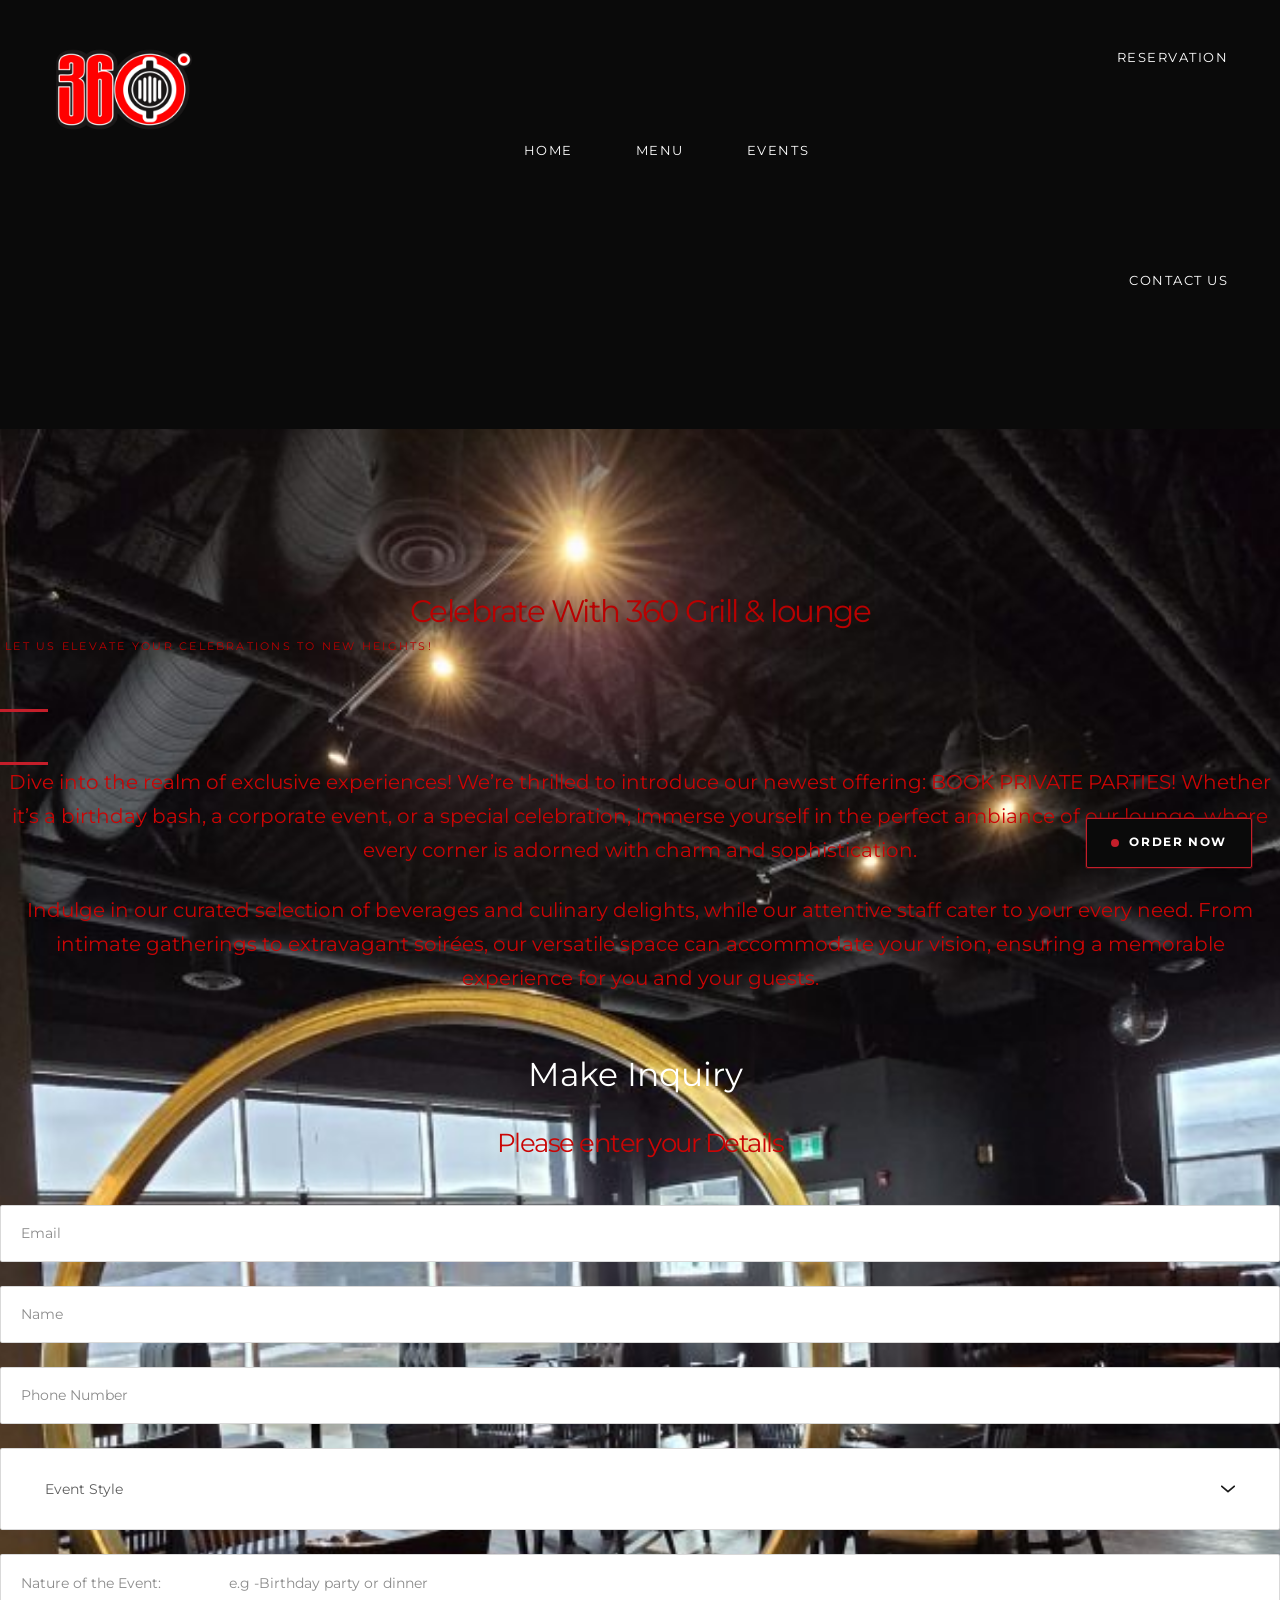
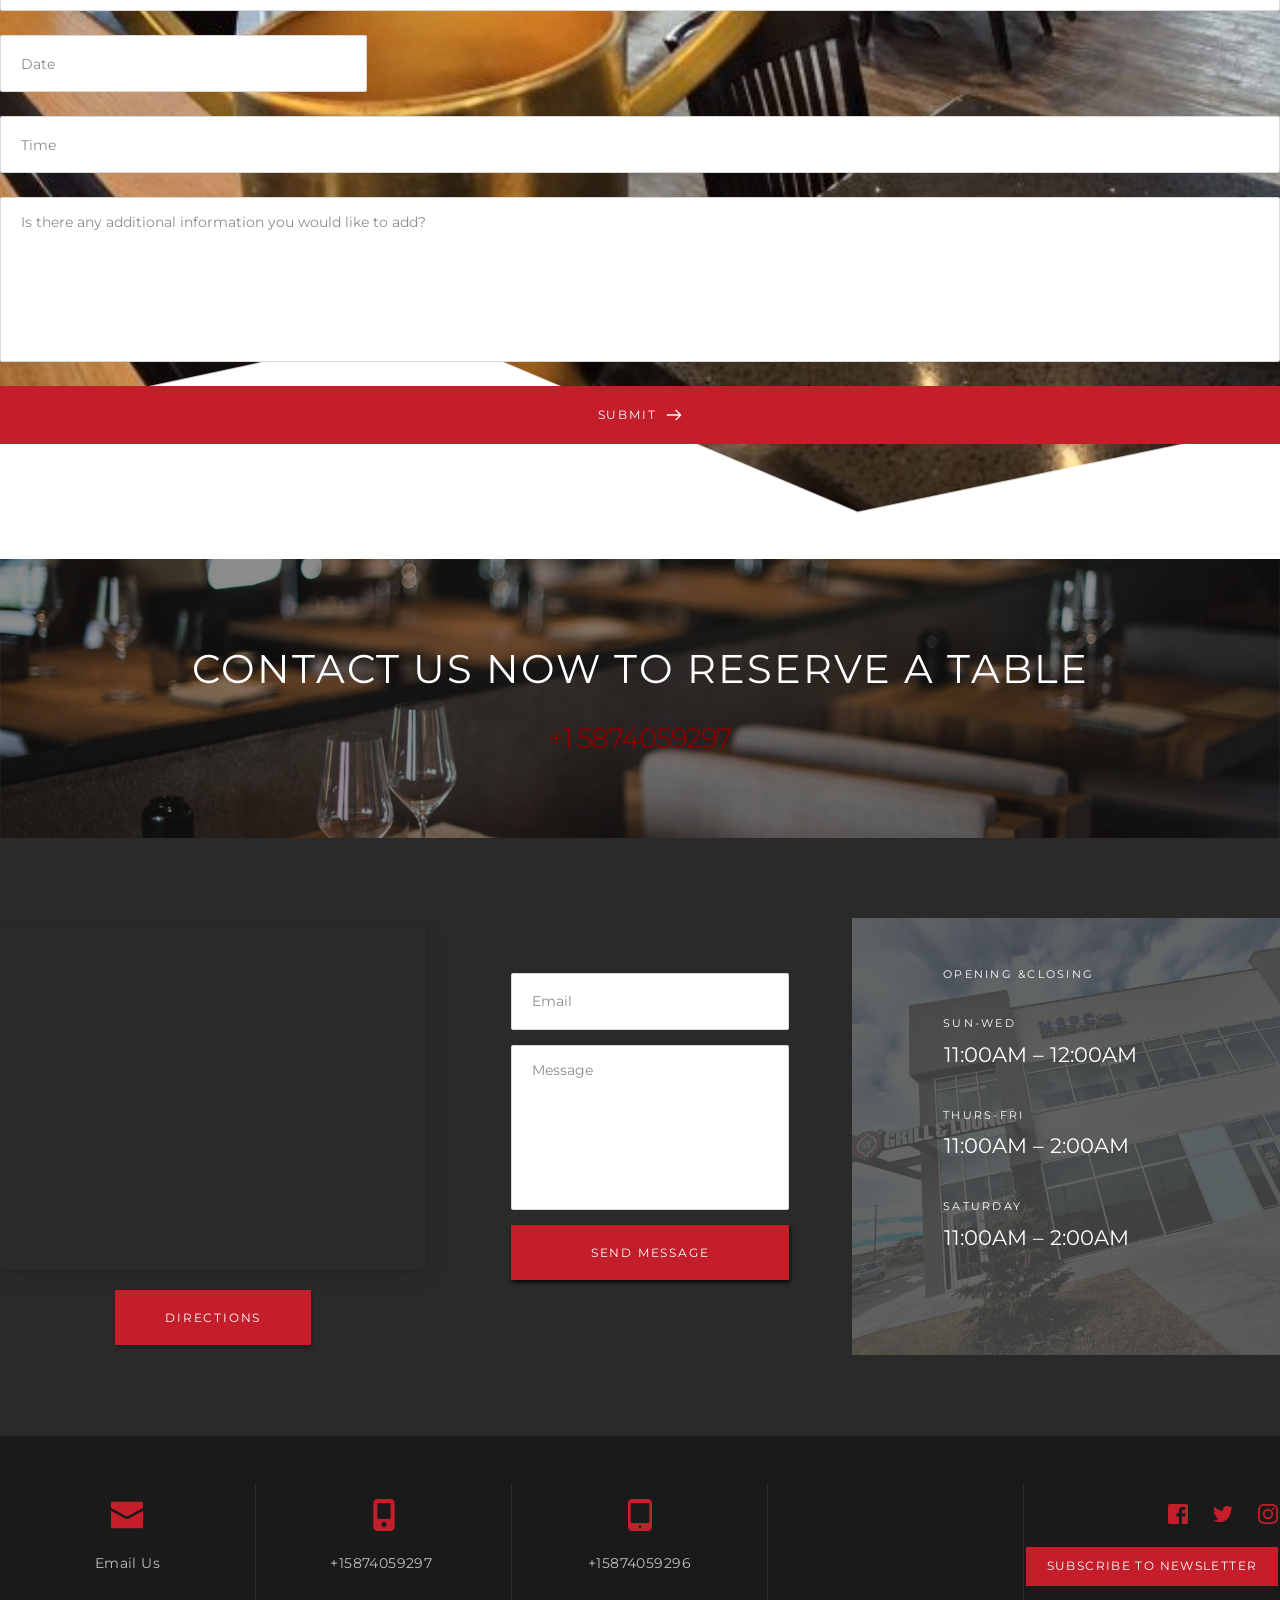
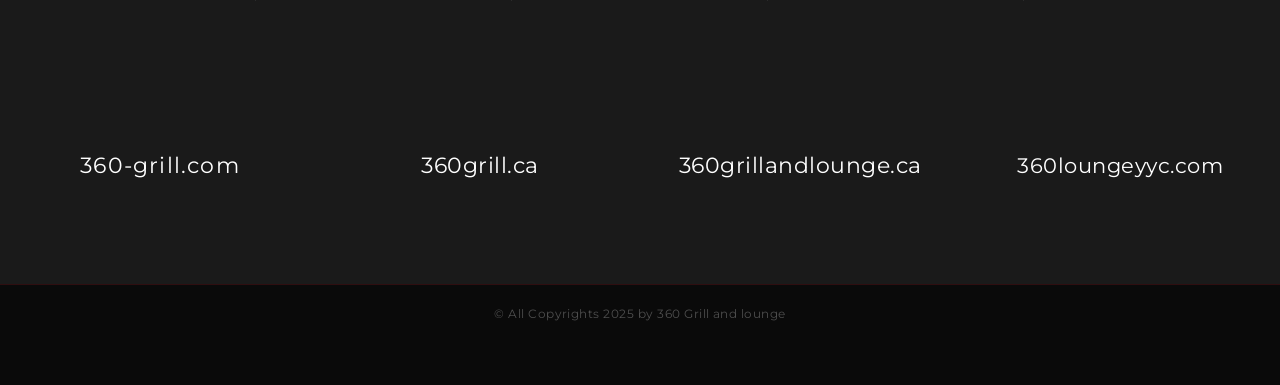
<file: private-party.html>
<!DOCTYPE html><html lang="en"><head><meta charset="utf-8" /><meta property="og:site_name" content="" /><meta property="og:type" content="article" /><meta property="og:url" content="/private-party" /><meta content="summary_large_image" name="twitter:card" />

        <meta property="og:title" content="Private party" />
    <meta name="twitter:title" content="Private party" />

    <meta property="og:description" content="" />
    <meta name="twitter:description" content="" />

    <meta property="og:image" content="assets/img/5b29976ec7ba0171e7feae9de6f81f30.png" />
    <meta property="twitter:image" content="assets/img/5b29976ec7ba0171e7feae9de6f81f30.png">

    <title>Private party</title>

    <meta name="description" content="" />


    
    <link rel="canonical" href="/private-party" /><link rel="icon" href="https://cloud-1de12d.becdn.net/media/iW=32%26iH=any/1f35767b63a35c0a3b3380c6d91e0d09.png" sizes="32x32"/><link rel="icon" href="https://cloud-1de12d.becdn.net/media/iW=192%26iH=any/1f35767b63a35c0a3b3380c6d91e0d09.png" sizes="192x192"/><link rel="apple-touch-icon-precomposed" href="https://cloud-1de12d.becdn.net/media/iW=180&iH=any/1f35767b63a35c0a3b3380c6d91e0d09.png"/><link href="https://fonts.bunny.net/css?family=Overpass:100,100italic,200,200italic,300,300italic,regular,italic,600,600italic,700,700italic,800,800italic,900,900italic|Lato:100,100italic,300,300italic,regular,italic,700,700italic,900,900italic|Jost:100,200,300,regular,500,600,700,800,900,100italic,200italic,300italic,italic,500italic,600italic,700italic,800italic,900italic&subset=arabic,bengali,cyrillic,cyrillic-ext,devanagari,greek,greek-ext,gujarati,hebrew,khmer,korean,latin-ext,tamil,telugu,thai,vietnamese&display=swap" class="brz-link brz-link-google" type="text/css" rel="stylesheet"/><link class="brz-link brz-link-bunny-fonts-prefetch" rel="dns-prefetch" href="https://fonts.bunny.net"><link class="brz-link brz-link-bunny-fonts-preconnect" rel="preconnect" href="https://fonts.bunny.net" crossorigin><link class="brz-link brz-link-cdn-preconnect" rel="preconnect" href="https://cloud-1de12d.becdn.net" crossorigin><meta name="viewport" content="width=device-width, initial-scale=1"><link href="assets/1cc489c11037d953c75b7d763f115eab.css" class="brz-link brz-link-preview-lib" media="print" onload="this.media='all'" data-brz-group="group-1_3" rel="stylesheet"/><link href="assets/f2e88e5bd2bde47a3ef75cfc850fcdd6.css" class="brz-link brz-link-preview-lib-pro" media="print" onload="this.media='all'" data-brz-group="group-1_2" rel="stylesheet"/><link href="assets/9c7f51990ea0847e01afebacc95d7911.css" class="brz-link brz-link-scss" media="print" onload="this.media='all'" rel="stylesheet"/><link href="assets/34a39dd5f3c6c37d26ef61cfaf02b9d8.css" class="brz-link brz-link-preview-pro" media="print" onload="this.media='all'" rel="stylesheet"/><link href="assets/8c5923747d9f1a3298aa8153a173bd71.css" class="brz-link brz-link-preview" rel="stylesheet"/><style class="brz-style">.brz .brz-css-d-column-bg.brz-column__items {z-index: auto;margin: 0;border: 0px solid transparent;padding: 5px 15px 5px 15px;min-height: 100%;max-height: none;justify-content: inherit;transition-duration: .5s;transition-property: filter,box-shadow,background,border-radius,border-color;}
@media (min-width:991px) {.brz .brz-css-d-column-bg {display: flex;}}
@media (max-width:991px) and (min-width:768px) {.brz .brz-css-d-column-bg {display: flex;}}
@media (max-width:767px) {.brz .brz-css-d-column-bg.brz-column__items {margin: 10px 0px 10px 0px;padding: 0;}}
@media (max-width:767px) {.brz .brz-css-d-column-bg {display: flex;}}
.brz-css-d-form2fields-phone-select.brz-forms2__field.brz-forms2__field-phone .brz-forms2__phone--country .ss-content .ss-list {color: rgba(115,119,127,1);}
.brz-css-d-form2fields-phone-select.brz-forms2__field.brz-forms2__field-phone .brz-forms2__phone--country .ss-content .ss-search {color: rgba(115,119,127,1);border: 1px solid rgba(220,222,225,1);}
.brz-css-d-form2fields-phone-select.brz-forms2__field.brz-forms2__field-phone .brz-forms2__field-phone--option-code {color: rgba(115,119,127,.7);}
.brz-css-d-form2fields-phone-select.brz-forms2__field.brz-forms2__field-phone .brz-forms2__phone--country .ss-content, .brz-css-d-form2fields-phone-select.brz-forms2__field.brz-forms2__field-phone .brz-forms2__phone--country .ss-content .ss-search input[type='search'] {background-color: rgba(255,255,255,1);}
.brz-css-d-form2fields-phone-select.brz-forms2__field.brz-forms2__field-phone .brz-forms2__phone--country .ss-content .ss-list .ss-option {border: 1px solid rgba(220,222,225,1);}
.brz-css-d-form2fields-phone-select.brz-forms2__field.brz-forms2__field-phone .brz-forms2__phone--country .ss-content {box-shadow: none;}
.brz .brz-css-d-row-container {padding: 10px;max-width: 100%;}
@media (max-width:991px) and (min-width:768px) {.brz .brz-css-d-row-container {padding: 0;}}
@media (max-width:767px) {.brz .brz-css-d-row-container {padding: 0;}}
.brz .brz-css-d-row-row {margin: 0;z-index: auto;align-items: flex-start;}
.brz .brz-css-d-row-row > .brz-bg {border-radius: 0px;max-width: 100%;mix-blend-mode: normal;}
.brz .brz-css-d-row-row > .brz-bg {border: 0px solid rgba(102,115,141,0);box-shadow: none;}
.brz .brz-css-d-row-row > .brz-bg > .brz-bg-image {background-size: cover;background-repeat: no-repeat;-webkit-mask-image: none;mask-image: none;}
.brz .brz-css-d-row-row > .brz-bg > .brz-bg-image {background-image: none;filter: none;display: block;}
.brz .brz-css-d-row-row > .brz-bg > .brz-bg-image:after {content: "";background-image: none;}
.brz .brz-css-d-row-row > .brz-bg > .brz-bg-color {-webkit-mask-image: none;mask-image: none;}
.brz .brz-css-d-row-row > .brz-bg > .brz-bg-color {background-color: rgba(0,0,0,0);background-image: none;}
.brz .brz-css-d-row-row > .brz-bg > .brz-bg-map {display: none;}
.brz .brz-css-d-row-row > .brz-bg > .brz-bg-map {filter: none;}
.brz .brz-css-d-row-row > .brz-bg > .brz-bg-video {display: none;}
.brz .brz-css-d-row-row > .brz-bg > .brz-bg-video {filter: none;}
.brz .brz-css-d-row-row > .brz-row {border: 0px solid transparent;}
.brz .brz-css-d-row-row > .brz-row, .brz .brz-css-d-row-row > .brz-bg > .brz-bg-video, .brz .brz-css-d-row-row > .brz-bg, .brz .brz-css-d-row-row > .brz-bg > .brz-bg-image, .brz .brz-css-d-row-row > .brz-bg > .brz-bg-color {transition-duration: .5s;transition-property: filter,box-shadow,background,border-radius,border-color;}
@media (min-width:991px) {.brz .brz-css-d-row-row {min-height: auto;display: flex;}}
@media (max-width:991px) and (min-width:768px) {.brz .brz-css-d-row-row > .brz-row {flex-direction: row;flex-wrap: wrap;justify-content: flex-start;}}
@media (max-width:991px) and (min-width:768px) {.brz .brz-css-d-row-row {min-height: auto;display: flex;}}
@media (max-width:767px) {.brz .brz-css-d-row-row > .brz-row {flex-direction: row;flex-wrap: wrap;justify-content: flex-start;}}
@media (max-width:767px) {.brz .brz-css-d-row-row {min-height: auto;display: flex;}}
.brz .brz-css-d-section {z-index: auto;margin: 0;}
.brz .brz-css-d-section.brz-section .brz-section__content {min-height: auto;display: flex;}
.brz .brz-css-d-section .brz-container {justify-content: center;}
.brz .brz-css-d-section > .slick-slider > .brz-slick-slider__dots {color: rgba(0,0,0,1);}
.brz .brz-css-d-section > .slick-slider > .brz-slick-slider__arrow {color: rgba(0,0,0,.7);}
.brz .brz-css-d-section > .slick-slider > .brz-slick-slider__dots > .brz-slick-slider__pause {color: rgba(0,0,0,1);}
@media (min-width:991px) {.brz .brz-css-d-section {display: block;}}
@media (max-width:991px) and (min-width:768px) {.brz .brz-css-d-section {display: block;}}
@media (max-width:767px) {.brz .brz-css-d-section {display: block;}}
.brz .brz-css-d-sectionitem-bg {padding: 75px 0px 75px 0px;}
.brz .brz-css-d-sectionitem-bg > .brz-bg {border-radius: 0px;mix-blend-mode: normal;}
.brz .brz-css-d-sectionitem-bg > .brz-bg {border: 0px solid rgba(102,115,141,0);}
.brz .brz-css-d-sectionitem-bg > .brz-bg > .brz-bg-image {background-size: cover;background-repeat: no-repeat;-webkit-mask-image: none;mask-image: none;}
.brz .brz-css-d-sectionitem-bg > .brz-bg > .brz-bg-image {background-image: none;filter: none;display: block;}
.brz .brz-css-d-sectionitem-bg > .brz-bg > .brz-bg-image:after {content: "";background-image: none;}
.brz .brz-css-d-sectionitem-bg > .brz-bg > .brz-bg-color {-webkit-mask-image: none;mask-image: none;}
.brz .brz-css-d-sectionitem-bg > .brz-bg > .brz-bg-color {background-color: rgba(0,0,0,0);background-image: none;}
.brz .brz-css-d-sectionitem-bg > .brz-bg > .brz-bg-map {display: none;}
.brz .brz-css-d-sectionitem-bg > .brz-bg > .brz-bg-map {filter: none;}
.brz .brz-css-d-sectionitem-bg > .brz-bg > .brz-bg-video {display: none;}
.brz .brz-css-d-sectionitem-bg > .brz-bg > .brz-bg-video {filter: none;}
.brz .brz-css-d-sectionitem-bg > .brz-bg > .brz-bg-shape__top {background-size: 100% 100px;height: 100px;transform: scale(1.02) rotateX(0deg) rotateY(0deg);z-index: auto;}
.brz .brz-css-d-sectionitem-bg > .brz-bg > .brz-bg-shape__top::after {background-image: none;-webkit-mask-image: none;background-size: 100% 100px;height: 100px;}
.brz .brz-css-d-sectionitem-bg > .brz-bg > .brz-bg-shape__bottom {background-size: 100% 100px;height: 100px;transform: scale(1.02) rotateX(-180deg) rotateY(-180deg);z-index: auto;}
.brz .brz-css-d-sectionitem-bg > .brz-bg > .brz-bg-shape__bottom::after {background-image: none;-webkit-mask-image: none;background-size: 100% 100px;height: 100px;}
.brz .brz-css-d-sectionitem-bg > .brz-bg > .brz-bg-slideshow  .brz-bg-slideshow-item {display: none;background-position: 50% 50%;}
.brz .brz-css-d-sectionitem-bg > .brz-bg > .brz-bg-slideshow  .brz-bg-slideshow-item {filter: none;}
.brz .brz-css-d-sectionitem-bg > .brz-bg, .brz .brz-css-d-sectionitem-bg > .brz-bg > .brz-bg-image, .brz .brz-css-d-sectionitem-bg > .brz-bg > .brz-bg-map, .brz .brz-css-d-sectionitem-bg > .brz-bg > .brz-bg-color, .brz .brz-css-d-sectionitem-bg > .brz-bg > .brz-bg-video {transition-duration: .5s;transition-property: filter,box-shadow,background,border-radius,border-color;}
@media (min-width:991px) {.brz .brz-css-d-sectionitem-bg > .brz-bg > .brz-bg-image {background-attachment: scroll;}}
@media (max-width:991px) and (min-width:768px) {.brz .brz-css-d-sectionitem-bg {padding: 50px 15px 50px 15px;}}
@media (max-width:767px) {.brz .brz-css-d-sectionitem-bg {padding: 25px 15px 25px 15px;}}
.brz .brz-css-d-sectionitem-container {border: 0px solid transparent;}
@media (min-width:991px) {.brz .brz-css-d-sectionitem-container {max-width: calc(1 * var(--brz-section-container-max-width,1170px));}}
@media (max-width:991px) and (min-width:768px) {.brz .brz-css-d-sectionitem-container {max-width: 100%;}}
@media (max-width:767px) {.brz .brz-css-d-sectionitem-container {max-width: 100%;}}
.brz .brz-css-d-richtext {width: 100%;mix-blend-mode: normal;}
.brz .brz-css-d-form2-form .brz-form {margin: 0 -7.5px -15px -7.5px;}
.brz .brz-css-d-form2-form .brz-form-ms-buttons {padding: 0 7.5px 15px 7.5px;gap: 10px;}
.brz .brz-css-d-form2-form .brz-forms2__item {padding: 0 7.5px 15px 7.5px;}
.brz .brz-css-d-form2-form .brz-forms2__item-button {margin-inline-end: auto;margin-inline-start: 0;max-width: 100%;flex-basis: 100%;}
.brz .brz-css-d-form2-form .brz-forms2-story .brz-btn:before, .brz .brz-css-d-form2-form .brz-form-ms-buttons--story .brz-btn:before {content: "";padding-top: 15%;}
.brz .brz-css-d-form2-form .brz-form-ms-indicators {margin: 0px 7.5px 15px 7.5px;}
.brz .brz-css-d-form2-form .brz-form-ms-next-button, .brz .brz-css-d-form2-form .brz-form-ms-prev-button, .brz .brz-css-d-form2-form .brz-form-ms-buttons .brz-forms2__item-button {justify-content: center;}
.brz-css-d-form2-messages .brz-forms2__alert--success .brz-forms2__alert-text {background-color: rgba(21,208,83,1);background-image: none;border: none;box-shadow: none;width: 100%;font-family: "Lato",sans-serif;font-size: 12px;font-weight: 600;line-height: 2;letter-spacing: 2.5px;font-variation-settings: "wght" 400,"wdth" 100,"SOFT" 0;text-transform: uppercase;color: rgba(255,255,255,1);text-shadow: none;text-align: left;padding: 17px 30px 17px 30px;border-radius: 0px;}
.brz-css-d-form2-messages .brz-forms2__alert--success {justify-content: flex-start;margin: 15px 7.5px 0px 7.5px;}
.brz-css-d-form2-messages .brz-forms2__alert--error .brz-forms2__alert-text {background-color: rgba(255,0,0,1);background-image: none;border: none;box-shadow: none;font-family: "Lato",sans-serif;font-size: 12px;font-weight: 600;line-height: 2;letter-spacing: 2.5px;font-variation-settings: "wght" 400,"wdth" 100,"SOFT" 0;text-transform: uppercase;color: rgba(255,255,255,1);text-shadow: none;padding: 17px 30px 17px 30px;border-radius: 0px;}
.brz-css-d-form2-messages .brz-forms2__alert--invalid .brz-forms2__alert-text {background-color: rgba(255,0,0,1);background-image: none;border: none;box-shadow: none;font-family: "Lato",sans-serif;font-size: 12px;font-weight: 600;line-height: 2;letter-spacing: 2.5px;font-variation-settings: "wght" 400,"wdth" 100,"SOFT" 0;text-transform: uppercase;color: rgba(255,255,255,1);text-shadow: none;padding: 17px 30px 17px 30px;border-radius: 0px;}
.brz-css-d-form2-messages .brz-forms2__alert--invalid-email .brz-forms2__alert-text {background-color: rgba(255,0,0,1);background-image: none;border: none;box-shadow: none;font-family: "Lato",sans-serif;font-size: 12px;font-weight: 600;line-height: 2;letter-spacing: 2.5px;font-variation-settings: "wght" 400,"wdth" 100,"SOFT" 0;text-transform: uppercase;color: rgba(255,255,255,1);text-shadow: none;padding: 17px 30px 17px 30px;border-radius: 0px;}
.brz-css-d-form2-messages .brz-forms2__alert--error, .brz-css-d-form2-messages .brz-forms2__alert--invalid, .brz-css-d-form2-messages .brz-forms2__alert--invalid-email {justify-content: flex-start;}
.brz-css-d-form2-messages .brz-forms2__alert--error .brz-forms2__alert-text, .brz-css-d-form2-messages .brz-forms2__alert--invalid .brz-forms2__alert-text, .brz-css-d-form2-messages .brz-forms2__alert--invalid-email .brz-forms2__alert-text {width: 100%;text-align: left;}
.brz-css-d-form2-messages .brz-forms2__alert--empty .brz-forms2__alert-text {background-color: rgba(255,0,0,1);background-image: none;border: none;box-shadow: none;width: 100%;font-family: "Lato",sans-serif;font-size: 12px;font-weight: 600;line-height: 2;letter-spacing: 2.5px;font-variation-settings: "wght" 400,"wdth" 100,"SOFT" 0;text-transform: uppercase;color: rgba(255,255,255,1);text-shadow: none;text-align: left;padding: 17px 30px 17px 30px;border-radius: 0px;}
.brz-css-d-form2-messages .brz-forms2__alert--empty {justify-content: flex-start;margin: 15px 7.5px 0px 7.5px;}
.brz-css-d-form2-messages .brz-forms2__alert--error {margin: 15px 7.5px 0px 7.5px;}
.brz-css-d-form2-messages .brz-forms2__alert--invalid {margin: 15px 7.5px 0px 7.5px;}
.brz-css-d-form2-messages .brz-forms2__alert--invalid-email {margin: 15px 7.5px 0px 7.5px;}
.brz .brz-css-d-form2fields-fields {font-family: "Lato",sans-serif;font-size: 18px;font-weight: 400;letter-spacing: 0px;font-variation-settings: "wght" 400,"wdth" 100,"SOFT" 0;}
.brz .brz-css-d-form2fields-fields {color: rgba(115,119,127,.7);}
.brz .brz-css-d-form2fields-fields .brz-forms2__field {font-style: inherit;text-decoration: inherit !important;text-transform: inherit !important;}
.brz .brz-css-d-form2fields-fields .brz-forms2__field-label {color: rgba(115,119,127,.7);}
.brz .brz-css-d-form2fields-fields .brz-forms2__field-label {padding: 0px 0px 5px 0px;font-family: "Lato",sans-serif;font-size: 16px;font-weight: 400;letter-spacing: 0px;text-align: start;line-height: 1.5;font-variation-settings: "wght" 400,"wdth" 100,"SOFT" 0;font-style: inherit;text-decoration: inherit !important;text-transform: inherit !important;}
.brz .brz-css-d-form2fields-fields .brz-forms2__field:not(.brz-forms2__radio):not(.brz-forms2__checkbox) {border-radius: 0px;min-height: 57px;}
.brz .brz-css-d-form2fields-fields .brz-forms2__field:not(.brz-forms2__radio):not(.brz-forms2__checkbox) {color: rgba(115,119,127,.7);background-color: rgba(255,255,255,1);border: 1px solid rgba(220,222,225,1);box-shadow: none;}
.brz .brz-css-d-form2fields-fields.brz-forms2__item--error .brz-forms2__field:not(.brz-forms2__radio):not(.brz-forms2__checkbox) {border-color: #f00;}
.brz .brz-css-d-form2fields-fields .brz-forms2__field:not(.brz-forms2__radio):not(.brz-forms2__checkbox):not(.brz-forms2__field-select) {padding: 14px 24px;}
.brz .brz-css-d-form2fields-fields .brz-forms2__field-paragraph {line-height: 1.5;}
.brz .brz-css-d-form2fields-fields .brz-forms2__radio, .brz .brz-css-d-form2fields-fields .brz-forms2__checkbox {font-family: "Lato",sans-serif;font-size: 16px;line-height: 1.5;font-weight: 400;letter-spacing: 0px;font-variation-settings: "wght" 400,"wdth" 100,"SOFT" 0;font-style: inherit;text-decoration: inherit !important;text-transform: inherit !important;}
.brz .brz-css-d-form2fields-fields .brz-forms2__radio, .brz .brz-css-d-form2fields-fields .brz-forms2__checkbox {color: rgba(115,119,127,.7);}
.brz .brz-css-d-form2fields-fields .brz-forms2__checkbox-option-name, .brz-forms2__radio-option-name {font-style: inherit;text-decoration: inherit !important;text-transform: inherit !important;}
.brz .brz-css-d-form2fields-fields .brz-forms2__select-item__input {color: rgba(115,119,127,.7);}
.brz .brz-css-d-form2fields-fields .form-alert {font-family: "Lato",sans-serif;}
.brz .brz-css-d-form2fields-fields .brz-forms2__field:not(.brz-forms2__radio):not(.brz-forms2__checkbox), .brz .brz-css-d-form2fields-fields .brz-forms2__radio, .brz .brz-css-d-form2fields-fields .brz-forms2__checkbox, .brz .brz-css-d-form2fields-fields .brz-forms2__select-item__input {transition-duration: .5s;}
@media (max-width:991px) and (min-width:768px) {.brz .brz-css-d-form2fields-fields {font-size: 14px;}
	.brz .brz-css-d-form2fields-fields .brz-forms2__field-label {font-size: 14px;}
	.brz .brz-css-d-form2fields-fields .brz-forms2__field:not(.brz-forms2__radio):not(.brz-forms2__checkbox) {min-height: 51px;}
	.brz .brz-css-d-form2fields-fields .brz-forms2__radio, .brz .brz-css-d-form2fields-fields .brz-forms2__checkbox {font-size: 14px;}}
@media (max-width:767px) {.brz .brz-css-d-form2fields-fields {font-size: 14px;}
	.brz .brz-css-d-form2fields-fields .brz-forms2__field-label {font-size: 14px;}
	.brz .brz-css-d-form2fields-fields .brz-forms2__field:not(.brz-forms2__radio):not(.brz-forms2__checkbox) {min-height: 43px;}
	.brz .brz-css-d-form2fields-fields .brz-forms2__field:not(.brz-forms2__radio):not(.brz-forms2__checkbox):not(.brz-forms2__field-select) {padding: 10px 20px;}
	.brz .brz-css-d-form2fields-fields .brz-forms2__radio, .brz .brz-css-d-form2fields-fields .brz-forms2__checkbox {font-size: 14px;}}
.brz .brz-css-d-form2fields-field_select .select2-dropdown {box-shadow: none;}
.brz .brz-css-d-form2fields-field_select .select2-results__options {font-family: "Lato",sans-serif;font-size: 18px;line-height: 1.5;font-weight: 400;letter-spacing: 0px;font-variation-settings: "wght" 400,"wdth" 100,"SOFT" 0;font-style: inherit;text-decoration: inherit !important;text-transform: inherit !important;border-radius: 0px;}
.brz .brz-css-d-form2fields-field_select .select2-results__options {color: rgba(115,119,127,.7);background-color: rgba(255,255,255,1);}
.brz .brz-css-d-form2fields-field_select .select2-results__option {border: 1px solid rgba(220,222,225,1);}
.brz .brz-css-d-form2fields-field_select .select2-selection--single {padding: 14px 24px 14px 24px;padding: 14px 24px;}
.brz .brz-css-d-form2fields-field_select .select2-selection--multiple {padding: 14px 24px 14px 24px;padding: 14px 24px;}
.brz .brz-css-d-form2fields-field_select .select2-selection--multiple .select2-selection__choice {transition-duration: .5s;}
.brz .brz-css-d-form2fields-field_select .select2-selection--multiple .select2-selection__choice {background-color: rgba(255,255,255,1);}
@media (max-width:991px) and (min-width:768px) {.brz .brz-css-d-form2fields-field_select .select2-results__options {font-size: 14px;}}
@media (max-width:767px) {.brz .brz-css-d-form2fields-field_select .select2-results__options {font-size: 14px;}
	.brz .brz-css-d-form2fields-field_select .select2-selection--single {padding: 10px 20px 10px 20px;padding: 10px 20px;}
	.brz .brz-css-d-form2fields-field_select .select2-selection--multiple {padding: 10px 20px 10px 20px;padding: 10px 20px;}}
.brz .brz-css-d-form2field-field {max-width: 100%;flex-basis: 100%;}
.brz .brz-css-d-form2field-field .brz-textarea {height: auto;}
.brz .brz-css-d-form2field-field .brz-forms2__checkbox-option, .brz .brz-css-d-form2field-field .brz-forms2__radio-option {flex-basis: 100%;}
.brz .brz-css-d-button-icon {font-size: 16px;margin-inline-start: 10px;margin-inline-end: 0;stroke-width: 1;}
.brz .brz-css-d-button-bg.brz-btn {font-family: var(--brz-buttonfontfamily,initial);font-weight: var(--brz-buttonfontweight,initial);font-weight: var(--brz-buttonbold,initial);font-size: var(--brz-buttonfontsize,initial);line-height: var(--brz-buttonlineheight,initial);letter-spacing: var(--brz-buttonletterspacing,initial);font-variation-settings: var(--brz-buttonfontvariation,initial);font-style: var(--brz-buttonitalic,initial);text-decoration: var(--brz-buttontextdecoration,initial) !important;text-transform: var(--brz-buttontexttransform,initial) !important;border-radius: 0;flex-flow: row-reverse nowrap;padding: 14px 42px 14px 42px;padding: 14px 42px;width: auto;}
.brz .brz-css-d-button-bg.brz-btn {color: rgba(var(--brz-global-color8),1);border: 2px solid rgba(var(--brz-global-color3),1);box-shadow: none;}
.brz .brz-css-d-button-bg.brz-btn:not(.brz-btn--hover) {background-color: rgba(var(--brz-global-color3),1);background-image: none;}
.brz .brz-css-d-button-bg.brz-btn .brz-icon-svg-custom {background-color: rgba(var(--brz-global-color8),1);}
.brz .brz-css-d-button-bg.brz-btn.brz-btn-submit {color: rgba(var(--brz-global-color8),1);background-color: rgba(var(--brz-global-color3),1);background-image: none;}
.brz .brz-css-d-button-bg .brz-btn--story-container {border: 2px solid rgba(var(--brz-global-color3),1);flex-flow: row-reverse nowrap;border-radius: 0;}
.brz .brz-css-d-button-bg .brz-btn--story-container:after {height: unset;}
.brz .brz-css-d-button-bg.brz-btn, .brz .brz-css-d-button-bg.brz-btn .brz-icon-svg-custom, .brz .brz-css-d-button-bg.brz-btn.brz-btn-submit {transition-duration: .5s;transition-property: filter,color,background,border-color,box-shadow;}
@media (min-width:991px) {.brz .brz-css-d-button-bg.brz-btn:not(.brz-btn--hover):hover {background-color: rgba(var(--brz-global-color3),.8);}
	.brz .brz-css-d-button-bg.brz-btn.brz-btn-submit:hover {background-color: rgba(var(--brz-global-color3),.8);}}
@media (max-width:991px) and (min-width:768px) {.brz .brz-css-d-button-bg.brz-btn {font-weight: var(--brz-buttontabletfontweight,initial);font-weight: var(--brz-buttontabletbold,initial);font-size: var(--brz-buttontabletfontsize,initial);line-height: var(--brz-buttontabletlineheight,initial);letter-spacing: var(--brz-buttontabletletterspacing,initial);font-variation-settings: var(--brz-buttontabletfontvariation,initial);font-style: var(--brz-buttontabletitalic,initial);text-decoration: var(--brz-buttontablettextdecoration,initial) !important;text-transform: var(--brz-buttontablettexttransform,initial) !important;padding: 11px 26px 11px 26px;padding: 11px 26px;width: auto;}}
@media (max-width:767px) {.brz .brz-css-d-button-bg.brz-btn {font-weight: var(--brz-buttonmobilefontweight,initial);font-weight: var(--brz-buttonmobilebold,initial);font-size: var(--brz-buttonmobilefontsize,initial);line-height: var(--brz-buttonmobilelineheight,initial);letter-spacing: var(--brz-buttonmobileletterspacing,initial);font-variation-settings: var(--brz-buttonmobilefontvariation,initial);font-style: var(--brz-buttonmobileitalic,initial);text-decoration: var(--brz-buttonmobiletextdecoration,initial) !important;text-transform: var(--brz-buttonmobiletexttransform,initial) !important;padding: 11px 26px 11px 26px;padding: 11px 26px;width: auto;}}
.brz-css-d-map .brz-ui-ed-iframe {background-color: rgba(var(--brz-global-color2),0);background-image: none;padding: 0;}
.brz-css-d-map.brz-map_styles:before {border: none;border-radius: 0px;}
.brz-css-d-map .brz-ui-ed-map-content {box-shadow: none;border-radius: 0px;}
.brz-css-d-map.brz-map {width: 100%;height: 400px;}
.brz-css-d-map .brz-ui-ed-map-content, .brz-css-d-map .brz-ui-ed-iframe, .brz-css-d-map.brz-map_styles:before {transition-duration: .5s;transition-property: filter,box-shadow,background,border-radius,border-color;}
.brz .brz-css-d-icon-icon {font-size: 48px;padding: 0px;border-radius: 0;stroke-width: 1;}
.brz .brz-css-d-icon-icon {color: rgba(var(--brz-global-color3),1);border: 0px solid rgba(35,157,219,0);box-shadow: none;background-color: rgba(189,225,244,0);background-image: none;}
.brz .brz-css-d-icon-icon .brz-icon-svg-custom {background-color: rgba(var(--brz-global-color3),1);}
.brz .brz-css-d-icon-icon, .brz .brz-css-d-icon-icon .brz-icon-svg-custom {transition-duration: .5s;transition-property: color,box-shadow,background,border,border-color;}
@media (min-width:991px) {.brz .brz-css-d-icon-icon:hover {color: rgba(var(--brz-global-color3),.8);}
	.brz .brz-css-d-icon-icon:hover .brz-icon-svg-custom {background-color: rgba(var(--brz-global-color3),.8);}}
.brz .brz-css-d-image-ivjm13_zyg_d-parent:not(.brz-image--hovered) {max-width: 100%;}
.brz .brz-css-d-image-ivjm13_zyg_d-parent {height: auto;border-radius: 0px;mix-blend-mode: normal;}
.brz .brz-css-d-image-ivjm13_zyg_d-parent {box-shadow: none;border: 0px solid rgba(102,115,141,0);}
.brz .brz-css-d-image-ivjm13_zyg_d-parent .brz-picture:after {border-radius: 0px;}
.brz .brz-css-d-image-ivjm13_zyg_d-parent .brz-picture:after {box-shadow: none;background-color: rgba(255,255,255,0);background-image: none;}
.brz .brz-css-d-image-ivjm13_zyg_d-parent .brz-picture {-webkit-mask-image: none;mask-image: none;}
.brz .brz-css-d-image-ivjm13_zyg_d-parent .brz-picture {filter: none;}
.brz .brz-css-d-image-ivjm13_zyg_d-parent, .brz .brz-css-d-image-ivjm13_zyg_d-parent .brz-picture:after, .brz .brz-css-d-image-ivjm13_zyg_d-parent .brz-picture, .brz .brz-css-d-image-ivjm13_zyg_d-parent.brz-image--withHover img.brz-img, .brz .brz-css-d-image-ivjm13_zyg_d-parent.brz-image--withHover img.dynamic-image, .brz .brz-css-d-image-ivjm13_zyg_d-parent.brz-image--withHover .brz-img__hover {transition-duration: .5s;transition-property: filter,box-shadow,background,border-radius,border-color;}
@media (max-width:991px) and (min-width:768px) {.brz .brz-css-d-image-ivjm13_zyg_d-parent:not(.brz-image--hovered) {max-width: 87%;}}
@media (max-width:767px) {.brz .brz-css-d-image-ivjm13_zyg_d-parent:not(.brz-image--hovered) {max-width: 32%;}}
.brz .brz-css-d-image-ivjm13_zyg_d-parent-hover.brz-hover-animation__container {max-width: 100%;}
@media (max-width:991px) and (min-width:768px) {.brz .brz-css-d-image-ivjm13_zyg_d-parent-hover.brz-hover-animation__container {max-width: 87%;}}
@media (max-width:767px) {.brz .brz-css-d-image-ivjm13_zyg_d-parent-hover.brz-hover-animation__container {max-width: 32%;}}
.brz .brz-css-d-image-ivjm13_zyg_d-picture {padding-top: 34.5%;}
.brz .brz-css-d-image-ivjm13_zyg_d-picture > .brz-img {position: absolute;width: 100%;}
@media (max-width:991px) and (min-width:768px) {.brz .brz-css-d-image-ivjm13_zyg_d-picture {padding-top: 49.9626%;}}
@media (max-width:767px) {.brz .brz-css-d-image-ivjm13_zyg_d-picture {padding-top: 49.593%;}}
.brz .brz-css-d-image-ivjm13_zyg_d-image {width: 204px;height: 102px;margin-inline-start: 0px;margin-top: -15.81px;}
@media (max-width:991px) and (min-width:768px) {.brz .brz-css-d-image-ivjm13_zyg_d-image {width: 106.84px;height: 53.42px;margin-top: -.02px;}}
@media (max-width:767px) {.brz .brz-css-d-image-ivjm13_zyg_d-image {width: 137.6px;height: 68.8px;margin-top: -.28px;}}
.brz .brz-css-d-sectionheaderitem-container {border: 0px solid transparent;}
@media (min-width:991px) {.brz .brz-css-d-sectionheaderitem-container {max-width: calc(1 * var(--brz-section-container-max-width,1170px));}}
@media (max-width:991px) and (min-width:768px) {.brz .brz-css-d-sectionheaderitem-container {max-width: 100%;}}
@media (max-width:767px) {.brz .brz-css-d-sectionheaderitem-container {max-width: 100%;}}
.brz .brz-css-d-wrapper {padding: 0;margin: 10px 0px 10px 0px;justify-content: center;position: relative;}
.brz .brz-css-d-wrapper .brz-wrapper-transform {transform: none;}
@media (min-width:991px) {.brz .brz-css-d-wrapper {display: flex;z-index: auto;position: relative;}}
@media (max-width:991px) and (min-width:768px) {.brz .brz-css-d-wrapper {display: flex;z-index: auto;position: relative;}}
@media (max-width:767px) {.brz .brz-css-d-wrapper {display: flex;z-index: auto;position: relative;}}
.brz .brz-css-d-column-column {z-index: auto;flex: 1 1 50%;max-width: 50%;justify-content: flex-start;max-height: none;}
.brz .brz-css-d-column-column .brz-columns__scroll-effect {justify-content: flex-start;}
.brz .brz-css-d-column-column > .brz-bg {margin: 0;mix-blend-mode: normal;border-radius: 0px;}
.brz .brz-css-d-column-column > .brz-bg {border: 0px solid rgba(102,115,141,0);box-shadow: none;}
.brz .brz-css-d-column-column > .brz-bg > .brz-bg-image {background-size: cover;background-repeat: no-repeat;-webkit-mask-image: none;mask-image: none;}
.brz .brz-css-d-column-column > .brz-bg > .brz-bg-image {background-image: none;filter: none;display: block;}
.brz .brz-css-d-column-column > .brz-bg > .brz-bg-image:after {content: "";background-image: none;}
.brz .brz-css-d-column-column > .brz-bg > .brz-bg-color {-webkit-mask-image: none;mask-image: none;}
.brz .brz-css-d-column-column > .brz-bg > .brz-bg-color {background-color: rgba(0,0,0,0);background-image: none;}
.brz .brz-css-d-column-column > .brz-bg > .brz-bg-map {display: none;}
.brz .brz-css-d-column-column > .brz-bg > .brz-bg-map {filter: none;}
.brz .brz-css-d-column-column > .brz-bg > .brz-bg-video {display: none;}
.brz .brz-css-d-column-column > .brz-bg > .brz-bg-video {filter: none;}
.brz .brz-css-d-column-column > .brz-bg, .brz .brz-css-d-column-column > .brz-bg > .brz-bg-image, .brz .brz-css-d-column-column > .brz-bg > .brz-bg-color {transition-duration: .5s;transition-property: filter,box-shadow,background,border-radius,border-color;}
@media (max-width:767px) {.brz .brz-css-d-column-column {flex: 1 1 100%;max-width: 100%;}
	.brz .brz-css-d-column-column > .brz-bg {margin: 10px 0px 10px 0px;}}
.brz .brz-css-d-spacer {height: 50px;}
.brz .brz-css-d-menu-menu > .brz-menu__ul {font-family: var(--brz-buttonfontfamily,initial);display: flex;flex-wrap: wrap;justify-content: inherit;align-items: center;max-width: none;margin: 0px -5px 0px -5px;}
.brz .brz-css-d-menu-menu > .brz-menu__ul {color: rgba(0,0,0,1);}
.brz .brz-css-d-menu-menu > .brz-menu__ul > .brz-menu__item > .brz-a {flex-flow: row nowrap;padding: 0px 5px 0px 5px;}
.brz .brz-css-d-menu-menu > .brz-menu__ul > .brz-menu__item > .brz-a {color: rgba(0,0,0,1);background-color: rgba(255,255,255,0);}
.brz .brz-css-d-menu-menu > .brz-menu__ul > .brz-menu__item.brz-menu__item--opened > .brz-a {color: rgba(0,0,0,1);background-color: rgba(255,255,255,0);}
.brz .brz-css-d-menu-menu > .brz-menu__ul > .brz-menu__item.brz-menu__item--opened {color: rgba(0,0,0,1);background-color: transparent;border: 0px solid rgba(85,85,85,1);}
.brz .brz-css-d-menu-menu > .brz-menu__ul > .brz-menu__item.brz-menu__item--current:not(.brz-menu__item.brz-menu__item--current:active) {color: rgba(0,0,0,1);background-color: rgba(255,255,255,0);border: 0px solid rgba(85,85,85,1);}
.brz .brz-css-d-menu-menu > .brz-menu__ul > .brz-menu__item.brz-menu__item--current > .brz-a:not(.brz-a:active) {color: rgba(0,0,0,1);background-color: rgba(255,255,255,0);}
.brz .brz-css-d-menu-menu > .brz-menu__ul > .brz-menu__item > .brz-a > .brz-icon-svg {margin: 0;margin-inline-end: 15px;}
.brz .brz-css-d-menu-menu > .brz-menu__ul > .brz-menu__item > .brz-a > .brz-icon-svg.brz-icon-svg-custom {background-color: rgba(0,0,0,1);}
.brz .brz-css-d-menu-menu > .brz-menu__ul > .brz-menu__item.brz-menu__item--current > .brz-a:not(.brz-a:active) > .brz-icon-svg.brz-icon-svg-custom {background-color: rgba(0,0,0,1);}
.brz .brz-css-d-menu-menu > .brz-menu__ul > .brz-menu__item.brz-menu__item--current:not(.brz-menu__item.brz-menu__item--current:active) > .brz-icon-svg.brz-icon-svg-custom {background-color: rgba(0,0,0,1);}
.brz .brz-css-d-menu-menu > .brz-menu__ul > .brz-menu__item {border-radius: 0px;}
.brz .brz-css-d-menu-menu > .brz-menu__ul > .brz-menu__item {color: rgba(0,0,0,1);background-color: transparent;border: 0px solid rgba(85,85,85,1);}
.brz .brz-css-d-menu-menu > .brz-menu__ul > .brz-menu__item > a {border-radius: 0px;}
.brz .brz-css-d-menu-menu > .brz-menu__ul > .brz-menu__item-dropdown .brz-menu__sub-menu {font-family: var(--brz-buttonfontfamily,initial);border-radius: 0px;}
.brz .brz-css-d-menu-menu > .brz-menu__ul > .brz-menu__item-dropdown .brz-menu__sub-menu {color: rgba(255,255,255,1);background-color: rgba(51,51,51,1);box-shadow: none;}
.brz .brz-css-d-menu-menu > .brz-menu__ul > .brz-menu__item-dropdown .brz-menu__sub-menu .brz-menu__item > .brz-a {flex-flow: row nowrap;}
.brz .brz-css-d-menu-menu > .brz-menu__ul > .brz-menu__item-dropdown .brz-menu__sub-menu .brz-a:hover {color: rgba(255,255,255,1);}
.brz .brz-css-d-menu-menu > .brz-menu__ul > .brz-menu__item-dropdown .brz-menu__sub-menu .brz-a > .brz-icon-svg {margin: 0;margin-inline-end: 15px;font-size: 12px;}
.brz .brz-css-d-menu-menu > .brz-menu__ul > .brz-menu__item-dropdown .brz-menu__sub-menu > .brz-menu__item.brz-menu__item--current > .brz-a {color: rgba(255,255,255,1);}
.brz .brz-css-d-menu-menu > .brz-menu__ul > .brz-menu__item-dropdown .brz-menu__sub-menu > .brz-menu__item.brz-menu__item--current {background-color: rgba(51,51,51,1);}
.brz .brz-css-d-menu-menu > .brz-menu__ul > .brz-menu__item-dropdown .brz-menu__sub-menu > .brz-menu__item.brz-menu__item--current:hover {background-color: rgba(51,51,51,1);}
.brz .brz-css-d-menu-menu > .brz-menu__ul > .brz-menu__item-dropdown > .brz-menu__item--current .brz-menu__sub-menu {box-shadow: none;}
.brz .brz-css-d-menu-menu > .brz-menu__ul > .brz-menu__item-dropdown .brz-menu__sub-menu > .brz-menu__item > .brz-a > .brz-icon-svg.brz-icon-svg-custom {background-color: rgba(255,255,255,1);}
.brz .brz-css-d-menu-menu > .brz-menu__ul > .brz-menu__item-dropdown .brz-menu__sub-menu > .brz-menu__item:not(.brz-menu__item.brz-menu__item--current) > .brz-a > .brz-icon-svg.brz-icon-svg-custom {background-color: rgba(255,255,255,1);}
.brz .brz-css-d-menu-menu > .brz-menu__ul > .brz-menu__item-dropdown .brz-menu__sub-menu > .brz-menu__item.brz-menu__item--current > .brz-a > .brz-icon-svg.brz-icon-svg-custom {background-color: rgba(255,255,255,1);}
.brz .brz-css-d-menu-menu > .brz-menu__ul > .brz-menu__item-dropdown .brz-menu__item {background-color: rgba(51,51,51,1);color: rgba(255,255,255,1);}
.brz .brz-css-d-menu-menu > .brz-menu__ul > .brz-menu__item-dropdown .brz-menu__sub-menu .brz-menu__item-dropdown .brz-a:hover:after {border-color: rgba(255,255,255,1);}
.brz .brz-css-d-menu-menu > .brz-menu__ul > .brz-menu__item-dropdown .brz-menu__sub-menu > .brz-menu__item {border-bottom: 1px solid rgba(85,85,85,1);}
.brz .brz-css-d-menu-menu .brz-menu__item-dropdown .brz-menu__item, .brz .brz-css-d-menu-menu .brz-menu__sub-menu .brz-menu__item-dropdown .brz-a:after, .brz .brz-css-d-menu-menu .brz-menu__sub-menu > .brz-menu__item.brz-menu__item--current > .brz-a > .brz-icon-svg.brz-icon-svg-custom, .brz .brz-css-d-menu-menu .brz-menu__sub-menu > .brz-menu__item:not(.brz-menu__item.brz-menu__item--current) > .brz-a > .brz-icon-svg.brz-icon-svg-custom, .brz .brz-css-d-menu-menu .brz-menu__sub-menu > .brz-menu__item > .brz-a > .brz-icon-svg.brz-icon-svg-custom, .brz .brz-css-d-menu-menu .brz-menu__item--current .brz-menu__sub-menu, .brz .brz-css-d-menu-menu .brz-menu__sub-menu > .brz-menu__item.brz-menu__item--current, .brz .brz-css-d-menu-menu .brz-menu__ul, .brz .brz-css-d-menu-menu .brz-menu__ul > .brz-menu__item > .brz-a, .brz .brz-css-d-menu-menu .brz-menu__ul > .brz-menu__item.brz-menu__item--opened > .brz-a, .brz .brz-css-d-menu-menu .brz-menu__ul > .brz-menu__item.brz-menu__item--opened, .brz .brz-css-d-menu-menu .brz-menu__ul > .brz-menu__item.brz-menu__item--current:not(.brz-menu__item.brz-menu__item--current:active), .brz .brz-css-d-menu-menu .brz-menu__ul > .brz-menu__item.brz-menu__item--current > .brz-a:not(.brz-a:active), .brz .brz-css-d-menu-menu .brz-menu__ul > .brz-menu__item > .brz-a > .brz-icon-svg.brz-icon-svg-custom, .brz .brz-css-d-menu-menu .brz-menu__ul > .brz-menu__item.brz-menu__item--current > .brz-a:not(.brz-a:active) > .brz-icon-svg.brz-icon-svg-custom, .brz .brz-css-d-menu-menu .brz-menu__ul > .brz-menu__item.brz-menu__item--current:not(.brz-menu__item.brz-menu__item--current:active) > .brz-icon-svg.brz-icon-svg-custom, .brz .brz-css-d-menu-menu .brz-menu__ul > .brz-menu__item, .brz .brz-css-d-menu-menu .brz-menu__sub-menu, .brz .brz-css-d-menu-menu:hover .brz-menu__sub-menu .brz-a, .brz .brz-css-d-menu-menu .brz-menu__sub-menu > .brz-menu__item.brz-menu__item--current > .brz-a, .brz .brz-css-d-menu-menu .brz-menu__sub-menu > .brz-menu__item.brz-menu__item--current {transition-duration: .5s;transition-property: filter,color,background,border-color,box-shadow;}
@media (min-width:991px) {.brz .brz-css-d-menu-menu > .brz-menu__ul {font-size: var(--brz-buttonfontsize,initial);font-weight: var(--brz-buttonfontweight,initial);font-weight: var(--brz-buttonbold,initial);line-height: var(--brz-buttonlineheight,initial);letter-spacing: var(--brz-buttonletterspacing,initial);font-variation-settings: var(--brz-buttonfontvariation,initial);font-style: var(--brz-buttonitalic,initial);text-decoration: var(--brz-buttontextdecoration,initial) !important;text-transform: var(--brz-buttontexttransform,initial) !important;}
	.brz .brz-css-d-menu-menu > .brz-menu__ul > .brz-menu__item > .brz-a > .brz-icon-svg {font-size: 12px;}
	.brz .brz-css-d-menu-menu > .brz-menu__ul > .brz-menu__item {padding-top: 0px;padding-bottom: 0px;margin-right: 5px;margin-left: 5px;}
	.brz .brz-css-d-menu-menu > .brz-menu__ul > .brz-menu__item-dropdown .brz-menu__sub-menu {font-size: var(--brz-buttonfontsize,initial);font-weight: var(--brz-buttonfontweight,initial);font-weight: var(--brz-buttonbold,initial);line-height: var(--brz-buttonlineheight,initial);letter-spacing: var(--brz-buttonletterspacing,initial);font-variation-settings: var(--brz-buttonfontvariation,initial);font-style: var(--brz-buttonitalic,initial);text-decoration: var(--brz-buttontextdecoration,initial) !important;text-transform: var(--brz-buttontexttransform,initial) !important;position: absolute;top: 0;width: 305px;}
	.brz .brz-css-d-menu-menu > .brz-menu__ul > .brz-menu__item-dropdown [data-popper-placement='left-start'] {inset-inline-end: calc(100% + 5px);}
	.brz .brz-css-d-menu-menu > .brz-menu__ul > .brz-menu__item-dropdown [data-popper-placement='right-start'] {inset-inline-start: calc(100% + 5px);}
	.brz .brz-css-d-menu-menu > .brz-menu__ul > .brz-menu__item-dropdown > .brz-menu__sub-menu {top: calc(100% + 5px);width: 300px;}
	.brz .brz-css-d-menu-menu > .brz-menu__ul > .brz-menu__item-dropdown > [data-popper-placement='left-start'] {right: 0;}
	.brz .brz-css-d-menu-menu > .brz-menu__ul > .brz-menu__item-dropdown > [data-popper-placement='right-start'] {inset-inline-start: 0;}
	.brz .brz-css-d-menu-menu > .brz-menu__ul > .brz-menu__item-mega-menu .brz-mega-menu__dropdown {display: none;}}
@media (max-width:991px) and (min-width:768px) {.brz .brz-css-d-menu-menu > .brz-menu__ul {font-size: var(--brz-buttontabletfontsize,initial);font-weight: var(--brz-buttontabletfontweight,initial);font-weight: var(--brz-buttontabletbold,initial);line-height: var(--brz-buttontabletlineheight,initial);letter-spacing: var(--brz-buttontabletletterspacing,initial);font-variation-settings: var(--brz-buttontabletfontvariation,initial);font-style: var(--brz-buttontabletitalic,initial);text-decoration: var(--brz-buttontablettextdecoration,initial) !important;text-transform: var(--brz-buttontablettexttransform,initial) !important;}
	.brz .brz-css-d-menu-menu > .brz-menu__ul > .brz-menu__item > .brz-a > .brz-icon-svg {font-size: 12px;}
	.brz .brz-css-d-menu-menu > .brz-menu__ul > .brz-menu__item {padding-top: 0px;padding-bottom: 0px;margin-right: 5px;margin-left: 5px;}
	.brz .brz-css-d-menu-menu > .brz-menu__ul > .brz-menu__item-dropdown .brz-menu__sub-menu {font-size: var(--brz-buttontabletfontsize,initial);font-weight: var(--brz-buttontabletfontweight,initial);font-weight: var(--brz-buttontabletbold,initial);line-height: var(--brz-buttontabletlineheight,initial);letter-spacing: var(--brz-buttontabletletterspacing,initial);font-variation-settings: var(--brz-buttontabletfontvariation,initial);font-style: var(--brz-buttontabletitalic,initial);text-decoration: var(--brz-buttontablettextdecoration,initial) !important;text-transform: var(--brz-buttontablettexttransform,initial) !important;position: absolute;top: 0;width: 305px;}
	.brz .brz-css-d-menu-menu > .brz-menu__ul > .brz-menu__item-dropdown > .brz-menu__sub-menu {top: calc(100% + 5px);width: 300px;}
	.brz .brz-css-d-menu-menu > .brz-menu__ul > .brz-menu__item-dropdown > [data-popper-placement='left-start'] {right: 0;}
	.brz .brz-css-d-menu-menu > .brz-menu__ul > .brz-menu__item-dropdown > [data-popper-placement='right-start'] {inset-inline-start: 0;}
	.brz .brz-css-d-menu-menu > .brz-menu__ul > .brz-menu__item-dropdown .brz-menu__sub-menu .brz-menu__item-dropdown > .brz-a:after {border-right-style: solid;border-left-style: none;}
	.brz .brz-css-d-menu-menu > .brz-menu__ul > .brz-menu__item-dropdown .brz-menu__sub-menu .brz-menu__item-dropdown .brz-menu__sub-menu {position: relative;top: auto;inset-inline-start: auto;transform: translate(0,0);height: 0;overflow: hidden;}
	.brz .brz-css-d-menu-menu > .brz-menu__ul > .brz-menu__item-dropdown .brz-menu__sub-menu .brz-menu__item--opened > .brz-menu__sub-menu {height: auto;width: 100%;left: auto;right: auto;}
	.brz .brz-css-d-menu-menu.brz-menu__preview > .brz-menu__ul > .brz-menu__item-dropdown .brz-menu__sub-menu .brz-menu__item > .brz-menu__sub-menu {height: auto;width: 100%;left: auto;right: auto;}
	.brz .brz-css-d-menu-menu > .brz-menu__ul > .brz-menu__item-mega-menu .brz-mega-menu__dropdown {display: none;}}
@media (max-width:767px) {.brz .brz-css-d-menu-menu > .brz-menu__ul {font-size: var(--brz-buttonmobilefontsize,initial);font-weight: var(--brz-buttonmobilefontweight,initial);font-weight: var(--brz-buttonmobilebold,initial);line-height: var(--brz-buttonmobilelineheight,initial);letter-spacing: var(--brz-buttonmobileletterspacing,initial);font-variation-settings: var(--brz-buttonmobilefontvariation,initial);font-style: var(--brz-buttonmobileitalic,initial);text-decoration: var(--brz-buttonmobiletextdecoration,initial) !important;text-transform: var(--brz-buttonmobiletexttransform,initial) !important;}
	.brz .brz-css-d-menu-menu > .brz-menu__ul > .brz-menu__item > .brz-a > .brz-icon-svg {font-size: 12px;}
	.brz .brz-css-d-menu-menu > .brz-menu__ul > .brz-menu__item {padding-top: 0px;padding-bottom: 0px;margin-right: 5px;margin-left: 5px;}
	.brz .brz-css-d-menu-menu > .brz-menu__ul > .brz-menu__item-dropdown .brz-menu__sub-menu {font-size: var(--brz-buttonmobilefontsize,initial);font-weight: var(--brz-buttonmobilefontweight,initial);font-weight: var(--brz-buttonmobilebold,initial);line-height: var(--brz-buttonmobilelineheight,initial);letter-spacing: var(--brz-buttonmobileletterspacing,initial);font-variation-settings: var(--brz-buttonmobilefontvariation,initial);font-style: var(--brz-buttonmobileitalic,initial);text-decoration: var(--brz-buttonmobiletextdecoration,initial) !important;text-transform: var(--brz-buttonmobiletexttransform,initial) !important;position: absolute;top: 0;width: 305px;}
	.brz .brz-css-d-menu-menu > .brz-menu__ul > .brz-menu__item-dropdown > .brz-menu__sub-menu {top: calc(100% + 5px);width: 300px;}
	.brz .brz-css-d-menu-menu > .brz-menu__ul > .brz-menu__item-dropdown > [data-popper-placement='left-start'] {right: 0;}
	.brz .brz-css-d-menu-menu > .brz-menu__ul > .brz-menu__item-dropdown > [data-popper-placement='right-start'] {inset-inline-start: 0;}
	.brz .brz-css-d-menu-menu > .brz-menu__ul > .brz-menu__item-dropdown .brz-menu__sub-menu .brz-menu__item-dropdown > .brz-a:after {border-right-style: solid;border-left-style: none;}
	.brz .brz-css-d-menu-menu > .brz-menu__ul > .brz-menu__item-dropdown .brz-menu__sub-menu .brz-menu__item-dropdown .brz-menu__sub-menu {position: relative;top: auto;inset-inline-start: auto;transform: translate(0,0);height: 0;overflow: hidden;}
	.brz .brz-css-d-menu-menu > .brz-menu__ul > .brz-menu__item-dropdown .brz-menu__sub-menu .brz-menu__item--opened > .brz-menu__sub-menu {height: auto;width: 100%;left: auto;right: auto;}
	.brz .brz-css-d-menu-menu.brz-menu__preview > .brz-menu__ul > .brz-menu__item-dropdown .brz-menu__sub-menu .brz-menu__item > .brz-menu__sub-menu {height: auto;width: 100%;left: auto;right: auto;}
	.brz .brz-css-d-menu-menu > .brz-menu__ul > .brz-menu__item-mega-menu .brz-mega-menu__dropdown {display: block;}}
.brz .brz-css-d-sectionmegamenu-section > .brz-bg, .brz .brz-css-d-sectionmegamenu-section > .brz-bg > .brz-bg-image, .brz .brz-css-d-sectionmegamenu-section > .brz-bg > .brz-bg-color {transition-duration: .5s;transition-property: filter,box-shadow,background,border-radius,border-color;}
.brz .brz-css-d-sectionmegamenu-section > .brz-bg {border-radius: 0px;}
.brz .brz-css-d-sectionmegamenu-section > .brz-bg {border: 0px solid rgba(102,115,141,0);box-shadow: none;}
.brz .brz-css-d-sectionmegamenu-section > .brz-bg > .brz-bg-image {background-image: none;filter: none;}
.brz .brz-css-d-sectionmegamenu-section > .brz-bg > .brz-bg-image:after {content: "";background-image: none;}
.brz .brz-css-d-sectionmegamenu-section > .brz-bg > .brz-bg-color {background-color: rgba(0,0,0,.9);background-image: none;}
.brz .brz-css-d-sectionmegamenu-section > .brz-bg-content {padding: 15px;}
@media (min-width:991px) {.brz .brz-css-d-sectionmegamenu-section {display: block;}}
@media (max-width:991px) and (min-width:768px) {.brz .brz-css-d-sectionmegamenu-section > .brz-bg-content {padding: 25px 15px 25px 15px;}}
@media (max-width:991px) and (min-width:768px) {.brz .brz-css-d-sectionmegamenu-section {display: block;}}
@media (max-width:767px) {.brz .brz-css-d-sectionmegamenu-section > .brz-bg-content {padding: 25px 15px 25px 15px;}}
@media (max-width:767px) {.brz .brz-css-d-sectionmegamenu-section {display: block;}}
.brz .brz-css-d-menu-mmenu .brz-mm-navbar .brz-mm-close {font-size: 16px;margin: 0;padding: 10px 15px 10px 10px;}
.brz .brz-css-d-menu-mmenu .brz-mm-navbar .brz-mm-close {color: rgba(255,255,255,1);background-color: #333;}
.brz .brz-css-d-menu-mmenu .brz-menu__item {font-family: var(--brz-buttonfontfamily,initial);}
.brz .brz-css-d-menu-mmenu .brz-menu__item {color: rgba(255,255,255,1);border-color: rgba(85,85,85,1);}
.brz nav.brz-mm-menu.brz-css-d-menu-mmenu {background-color: rgba(51,51,51,.8);}
.brz .brz-css-d-menu-mmenu.brz-mm-menu .brz-menu__item .brz-mm-listitem__text {padding: 10px 20px 10px 20px;flex-flow: row nowrap;}
.brz .brz-css-d-menu-mmenu .brz-menu__item:hover > .brz-mm-listitem__text {color: rgba(255,255,255,1);}
.brz .brz-css-d-menu-mmenu .brz-menu__item .brz-mm-menu__item__icon.brz-icon-svg-custom {background-color: rgba(255,255,255,1);}
.brz .brz-css-d-menu-mmenu .brz-mm-navbar {color: rgba(255,255,255,1);}
.brz .brz-css-d-menu-mmenu .brz-menu__item.brz-mm-listitem_opened {color: rgba(255,255,255,1);}
.brz .brz-css-d-menu-mmenu.brz-mm-menu.brz-mm-menu_theme-dark.brz-mm-menu_opened .brz-mm-panels {background-image: none;}
.brz .brz-css-d-menu-mmenu.brz-mm-menu.brz-mm-menu_theme-dark .brz-mm-panels, .brz .brz-css-d-menu-mmenu .brz-mm-panels > .brz-mm-panel:before {background-image: none;background-color: rgba(51,51,51,.8);}
.brz .brz-css-d-menu-mmenu.brz-mm-menu.brz-mm-menu_theme-dark .brz-mm-panels, .brz .brz-css-d-menu-mmenu .brz-mm-panels > .brz-mm-panel {background-color: rgba(51,51,51,.8);}
.brz .brz-css-d-menu-mmenu .brz-mm-panels > .brz-mm-panel {background-image: none;background-color: rgba(51,51,51,.8);}
.brz .brz-css-d-menu-mmenu.brz-mm-menu.brz-mm-menu_theme-dark .brz-mm-navbar.brz-mm-listitem .brz-mm-listitem_opened > .brz-mm-listitem__text:after {border-color: rgba(85,85,85,1);}
.brz .brz-css-d-menu-mmenu .brz-mm-listitem {border-color: rgba(85,85,85,1);}
.brz .brz-css-d-menu-mmenu  .brz-menu__item.brz-menu__item--current:not(.brz-menu__item.brz-menu__item--current:active) {color: rgba(255,255,255,1);}
.brz .brz-css-d-menu-mmenu .brz-menu__item.brz-menu__item--current:not(brz-menu__item.brz-menu__item--current:active):hover > .brz-mm-listitem__text {color: rgba(255,255,255,1);}
.brz .brz-css-d-menu-mmenu  .brz-menu__item.brz-menu__item--current:not(brz-menu__item.brz-menu__item--current:active) > .brz-mm-listitem__text > .brz-icon-svg.brz-icon-svg-custom {background-color: rgba(255,255,255,1);}
.brz .brz-css-d-menu-mmenu .brz-mm-listitem, .brz .brz-css-d-menu-mmenu.brz-mm-menu.brz-mm-menu_theme-dark .brz-mm-navbar.brz-mm-listitem .brz-mm-listitem_opened > .brz-mm-listitem__text:after, .brz .brz-css-d-menu-mmenu .brz-menu__item, .brz .brz-css-d-menu-mmenu.brz-mm-menu.brz-mm-menu_theme-dark .brz-mm-panels, .brz .brz-css-d-menu-mmenu .brz-mm-panels > .brz-mm-panel, .brz .brz-css-d-menu-mmenu.brz-mm-menu.brz-mm-menu_theme-dark .brz-mm-panels, .brz .brz-css-d-menu-mmenu .brz-mm-panels > .brz-mm-panel:before, .brz .brz-css-d-menu-mmenu .brz-menu__item.brz-mm-listitem_opened, .brz .brz-css-d-menu-mmenu .brz-mm-navbar, .brz nav.brz-mm-menu.brz-css-d-menu-mmenu, .brz .brz-css-d-menu-mmenu .brz-menu__item > .brz-mm-listitem__text, .brz .brz-css-d-menu-mmenu .brz-menu__item .brz-mm-menu__item__icon.brz-icon-svg-custom {transition-duration: .5s;transition-property: filter,color,background,border-color,box-shadow;}
@media (min-width:991px) {.brz .brz-css-d-menu-mmenu .brz-mm-navbar .brz-mm-close {transition-duration: .3s;}
	.brz .brz-css-d-menu-mmenu .brz-menu__item {font-size: var(--brz-buttonfontsize,initial);font-weight: var(--brz-buttonfontweight,initial);font-weight: var(--brz-buttonbold,initial);line-height: var(--brz-buttonlineheight,initial);letter-spacing: var(--brz-buttonletterspacing,initial);font-variation-settings: var(--brz-buttonfontvariation,initial);font-style: var(--brz-buttonitalic,initial);text-decoration: var(--brz-buttontextdecoration,initial) !important;text-transform: var(--brz-buttontexttransform,initial) !important;}
	.brz .brz-css-d-menu-mmenu .brz-menu__item .brz-a {justify-content: flex-start;text-align: start;}
	.brz .brz-css-d-menu-mmenu .brz-mm-menu__item__icon {margin: 0 15px 0 0;font-size: 12px;}
	.brz .brz-css-d-menu-mmenu .brz-mm-navbar {font-family: var(--brz-buttonfontfamily,initial);font-size: var(--brz-buttonfontsize,initial);font-weight: var(--brz-buttonfontweight,initial);font-weight: var(--brz-buttonbold,initial);line-height: var(--brz-buttonlineheight,initial);letter-spacing: var(--brz-buttonletterspacing,initial);font-variation-settings: var(--brz-buttonfontvariation,initial);font-style: var(--brz-buttonitalic,initial);text-decoration: var(--brz-buttontextdecoration,initial) !important;text-transform: var(--brz-buttontexttransform,initial) !important;border-color: rgba(85,85,85,1);}
	.brz .brz-css-d-menu-mmenu.brz-mm-menu .brz-mm-listitem_vertical .brz-mm-btn_next {height: calc(var(--brz-buttonlineheight,initial) * var(--brz-buttonfontsize,initial) + 10px + 10px);padding-right: 20px;}}
@media (max-width:991px) and (min-width:768px) {.brz .brz-css-d-menu-mmenu .brz-mm-navbar .brz-mm-close {transition-duration: .3s;}
	.brz .brz-css-d-menu-mmenu .brz-menu__item {font-size: var(--brz-buttontabletfontsize,initial);font-weight: var(--brz-buttontabletfontweight,initial);font-weight: var(--brz-buttontabletbold,initial);line-height: var(--brz-buttontabletlineheight,initial);letter-spacing: var(--brz-buttontabletletterspacing,initial);font-variation-settings: var(--brz-buttontabletfontvariation,initial);font-style: var(--brz-buttontabletitalic,initial);text-decoration: var(--brz-buttontablettextdecoration,initial) !important;text-transform: var(--brz-buttontablettexttransform,initial) !important;}
	.brz .brz-css-d-menu-mmenu .brz-menu__item .brz-a {justify-content: flex-start;text-align: start;}
	.brz .brz-css-d-menu-mmenu .brz-mm-menu__item__icon {margin: 0 15px 0 0;font-size: 12px;}
	.brz .brz-css-d-menu-mmenu .brz-mm-navbar {font-family: var(--brz-buttonfontfamily,initial);font-size: var(--brz-buttontabletfontsize,initial);font-weight: var(--brz-buttontabletfontweight,initial);font-weight: var(--brz-buttontabletbold,initial);line-height: var(--brz-buttontabletlineheight,initial);letter-spacing: var(--brz-buttontabletletterspacing,initial);font-variation-settings: var(--brz-buttontabletfontvariation,initial);font-style: var(--brz-buttontabletitalic,initial);text-decoration: var(--brz-buttontablettextdecoration,initial) !important;text-transform: var(--brz-buttontablettexttransform,initial) !important;border-color: rgba(85,85,85,1);}
	.brz .brz-css-d-menu-mmenu.brz-mm-menu .brz-mm-listitem_vertical .brz-mm-btn_next {height: calc(var(--brz-buttontabletlineheight,initial) * var(--brz-buttontabletfontsize,initial) + 10px + 10px);padding-right: 20px;}}
@media (max-width:767px) {.brz .brz-css-d-menu-mmenu .brz-mm-navbar .brz-mm-close {transition-duration: .3s;}
	.brz .brz-css-d-menu-mmenu .brz-menu__item {font-size: var(--brz-buttonmobilefontsize,initial);font-weight: var(--brz-buttonmobilefontweight,initial);font-weight: var(--brz-buttonmobilebold,initial);line-height: var(--brz-buttonmobilelineheight,initial);letter-spacing: var(--brz-buttonmobileletterspacing,initial);font-variation-settings: var(--brz-buttonmobilefontvariation,initial);font-style: var(--brz-buttonmobileitalic,initial);text-decoration: var(--brz-buttonmobiletextdecoration,initial) !important;text-transform: var(--brz-buttonmobiletexttransform,initial) !important;}
	.brz .brz-css-d-menu-mmenu .brz-menu__item .brz-a {justify-content: flex-start;text-align: start;}
	.brz .brz-css-d-menu-mmenu .brz-mm-menu__item__icon {margin: 0 15px 0 0;font-size: 12px;}
	.brz .brz-css-d-menu-mmenu .brz-mm-navbar {font-family: var(--brz-buttonfontfamily,initial);font-size: var(--brz-buttonmobilefontsize,initial);font-weight: var(--brz-buttonmobilefontweight,initial);font-weight: var(--brz-buttonmobilebold,initial);line-height: var(--brz-buttonmobilelineheight,initial);letter-spacing: var(--brz-buttonmobileletterspacing,initial);font-variation-settings: var(--brz-buttonmobilefontvariation,initial);font-style: var(--brz-buttonmobileitalic,initial);text-decoration: var(--brz-buttonmobiletextdecoration,initial) !important;text-transform: var(--brz-buttonmobiletexttransform,initial) !important;border-color: rgba(85,85,85,1);}
	.brz .brz-css-d-menu-mmenu.brz-mm-menu .brz-mm-listitem_vertical .brz-mm-btn_next {height: calc(var(--brz-buttonmobilelineheight,initial) * var(--brz-buttonmobilefontsize,initial) + 10px + 10px);padding-right: 20px;}}
.brz .brz-css-d-menu-menu-container .brz-mm-menu__icon {transition-duration: .5s;transition-property: filter,color,background,border-color,box-shadow;}
@media (min-width:991px) {.brz .brz-css-d-menu-menu-container .brz-mm-menu__icon {display: none;width: 18px;}
	.brz .brz-css-d-menu-menu-container .brz-mm-menu__icon {color: rgba(51,51,51,1);}
	.brz .brz-css-d-menu-menu-container .brz-menu {display: flex;}}
@media (max-width:991px) and (min-width:768px) {.brz .brz-css-d-menu-menu-container .brz-mm-menu__icon {display: flex;width: 18px;}
	.brz .brz-css-d-menu-menu-container .brz-mm-menu__icon {color: rgba(51,51,51,1);}
	.brz .brz-css-d-menu-menu-container .brz-menu {display: none;}}
@media (max-width:767px) {.brz .brz-css-d-menu-menu-container .brz-mm-menu__icon {display: flex;width: 18px;}
	.brz .brz-css-d-menu-menu-container .brz-mm-menu__icon {color: rgba(51,51,51,1);}
	.brz .brz-css-d-menu-menu-container .brz-menu {display: none;}}
.brz .brz-css-d-image-ejoebif0bitt-image {width: 267.28px;height: 133.64px;margin-inline-start: -44.54px;margin-top: 0px;}
@media (max-width:991px) and (min-width:768px) {.brz .brz-css-d-image-ejoebif0bitt-image {width: 120.9px;height: 60.45px;margin-inline-start: -20.15px;}}
@media (max-width:767px) {.brz .brz-css-d-image-ejoebif0bitt-image {width: 198.58px;height: 99.29px;margin-inline-start: -33.09px;}}
.brz .brz-css-d-image-ejoebif0bitt-picture {padding-top: 50%;}
.brz .brz-css-d-image-ejoebif0bitt-picture > .brz-img {position: absolute;width: 100%;}
.brz .brz-css-d-sectionheaderitem {padding: 75px 0px 75px 0px;margin: 0;}
.brz .brz-css-d-sectionheaderitem > .brz-bg {border-radius: 0px;}
.brz .brz-css-d-sectionheaderitem > .brz-bg {border: 0px solid rgba(102,115,141,0);}
.brz .brz-css-d-sectionheaderitem > .brz-bg:after {box-shadow: none;}
.brz .brz-css-d-sectionheaderitem > .brz-bg > .brz-bg-image {-webkit-mask-image: none;mask-image: none;background-size: cover;background-repeat: no-repeat;}
.brz .brz-css-d-sectionheaderitem > .brz-bg > .brz-bg-image {background-image: none;filter: none;}
.brz .brz-css-d-sectionheaderitem > .brz-bg > .brz-bg-image:after {content: "";background-image: none;}
.brz .brz-css-d-sectionheaderitem > .brz-bg > .brz-bg-color {-webkit-mask-image: none;mask-image: none;}
.brz .brz-css-d-sectionheaderitem > .brz-bg > .brz-bg-color {background-color: rgba(0,0,0,0);background-image: none;}
.brz .brz-css-d-sectionheaderitem > .brz-bg > .brz-bg-shape__top {background-size: 100% 100px;height: 100px;transform: scale(1.02) rotateX(0deg) rotateY(0deg);z-index: auto;}
.brz .brz-css-d-sectionheaderitem > .brz-bg > .brz-bg-shape__top::after {background-image: none;-webkit-mask-image: none;background-size: 100% 100px;height: 100px;}
.brz .brz-css-d-sectionheaderitem > .brz-bg > .brz-bg-shape__bottom {background-size: 100% 100px;height: 100px;transform: scale(1.02) rotateX(-180deg) rotateY(-180deg);z-index: auto;}
.brz .brz-css-d-sectionheaderitem > .brz-bg > .brz-bg-shape__bottom::after {background-image: none;-webkit-mask-image: none;background-size: 100% 100px;height: 100px;}
@media (max-width:991px) and (min-width:768px) {.brz .brz-css-d-sectionheaderitem {padding: 50px 15px 50px 15px;}}
@media (max-width:767px) {.brz .brz-css-d-sectionheaderitem {padding: 25px 15px 25px 15px;}}
@media (min-width:991px) {.brz .brz-css-d-sectionheader {display: block;}}
@media (max-width:991px) and (min-width:768px) {.brz .brz-css-d-sectionheader {display: block;}}
@media (max-width:767px) {.brz .brz-css-d-sectionheader {display: block;}}
.brz .brz-css-d-button-bg.brz-btn {font-family: var(--brz-buttonfontfamily,initial);font-weight: var(--brz-buttonfontweight,initial);font-weight: var(--brz-buttonbold,initial);font-size: var(--brz-buttonfontsize,initial);line-height: var(--brz-buttonlineheight,initial);letter-spacing: var(--brz-buttonletterspacing,initial);font-variation-settings: var(--brz-buttonfontvariation,initial);font-style: var(--brz-buttonitalic,initial);text-decoration: var(--brz-buttontextdecoration,initial) !important;text-transform: var(--brz-buttontexttransform,initial) !important;border-radius: 0;flex-flow: row-reverse nowrap;padding: 14px 42px 14px 42px;padding: 14px 42px;width: auto;}
.brz .brz-css-d-button-bg.brz-btn {color: rgba(var(--brz-global-color8),1);border: 2px solid rgba(var(--brz-global-color3),1);box-shadow: none;}
.brz .brz-css-d-button-bg.brz-btn:not(.brz-btn--hover) {background-color: rgba(var(--brz-global-color3),1);background-image: none;}
.brz .brz-css-d-button-bg.brz-btn .brz-icon-svg-custom {background-color: rgba(var(--brz-global-color8),1);}
.brz .brz-css-d-button-bg.brz-btn.brz-btn-submit {color: rgba(var(--brz-global-color8),1);background-color: rgba(var(--brz-global-color3),1);background-image: none;}
.brz .brz-css-d-button-bg:after {height: unset;}
.brz .brz-css-d-button-bg .brz-btn--story-container {border: 2px solid rgba(var(--brz-global-color3),1);flex-flow: row-reverse nowrap;border-radius: 0;}
.brz .brz-css-d-button-bg .brz-btn--story-container:after {height: unset;}
.brz .brz-css-d-button-bg.brz-btn, .brz .brz-css-d-button-bg.brz-btn .brz-icon-svg-custom, .brz .brz-css-d-button-bg.brz-btn.brz-btn-submit {transition-duration: .5s;transition-property: filter,color,background,border-color,box-shadow;}
@media (min-width:991px) {.brz .brz-css-d-button-bg.brz-btn:not(.brz-btn--hover):hover {background-color: rgba(var(--brz-global-color3),.8);}
	.brz .brz-css-d-button-bg.brz-btn.brz-btn-submit:hover {background-color: rgba(var(--brz-global-color3),.8);}}
@media (max-width:991px) and (min-width:768px) {.brz .brz-css-d-button-bg.brz-btn {font-weight: var(--brz-buttontabletfontweight,initial);font-weight: var(--brz-buttontabletbold,initial);font-size: var(--brz-buttontabletfontsize,initial);line-height: var(--brz-buttontabletlineheight,initial);letter-spacing: var(--brz-buttontabletletterspacing,initial);font-variation-settings: var(--brz-buttontabletfontvariation,initial);font-style: var(--brz-buttontabletitalic,initial);text-decoration: var(--brz-buttontablettextdecoration,initial) !important;text-transform: var(--brz-buttontablettexttransform,initial) !important;padding: 11px 26px 11px 26px;padding: 11px 26px;width: auto;}}
@media (max-width:767px) {.brz .brz-css-d-button-bg.brz-btn {font-weight: var(--brz-buttonmobilefontweight,initial);font-weight: var(--brz-buttonmobilebold,initial);font-size: var(--brz-buttonmobilefontsize,initial);line-height: var(--brz-buttonmobilelineheight,initial);letter-spacing: var(--brz-buttonmobileletterspacing,initial);font-variation-settings: var(--brz-buttonmobilefontvariation,initial);font-style: var(--brz-buttonmobileitalic,initial);text-decoration: var(--brz-buttonmobiletextdecoration,initial) !important;text-transform: var(--brz-buttonmobiletexttransform,initial) !important;padding: 11px 26px 11px 26px;padding: 11px 26px;width: auto;}}
.brz .brz-css-d-button.brz-btn--hover:not(.brz-btn--hover-in), .brz .brz-css-d-button.brz-btn--hover-in:before {background-color: rgba(var(--brz-global-color3),1);background-image: none;}
.brz .brz-css-d-button.brz-btn--hover:not(.brz-btn--hover-in):before, .brz .brz-css-d-button.brz-btn--hover-in {background-color: rgba(var(--brz-global-color3),.8);background-image: none;}
.brz .brz-css-d-button.brz-btn--hover:not(.brz-btn--hover-in), .brz .brz-css-d-button.brz-btn--hover-in:before, .brz .brz-css-d-button.brz-btn--hover:not(.brz-btn--hover-in):before, .brz .brz-css-d-button.brz-btn--hover-in {transition-duration: .6s;}
@media (min-width:991px) {.brz .brz-css-d-button.brz-back-pulse:before {animation-duration: .6s;}}
@media (max-width:991px) and (min-width:768px) {.brz .brz-css-d-button.brz-back-pulse:before {animation-duration: .6s;}}
@media (max-width:767px) {.brz .brz-css-d-button.brz-back-pulse:before {animation-duration: .6s;}}
.brz .brz-css-d-image-ejoebif0bitt-parent-hover.brz-hover-animation__container {max-width: 100%;}
.brz .brz-css-d-cloneable-container {justify-content: center;padding: 0;gap: 20px 10px;}
.brz .brz-css-d-cloneable {z-index: auto;position: relative;margin: 10px 0px 10px 0px;justify-content: center;padding: 0;gap: 20px 10px;}
@media (min-width:991px) {.brz .brz-css-d-cloneable {position: relative;}
	.brz .brz-css-d-cloneable {display: flex;}}
@media (max-width:991px) and (min-width:768px) {.brz .brz-css-d-cloneable {position: relative;}
	.brz .brz-css-d-cloneable {display: flex;}}
@media (max-width:767px) {.brz .brz-css-d-cloneable {position: relative;}
	.brz .brz-css-d-cloneable {display: flex;}}
.brz .brz-css-d-sectionmegamenu-bg {padding: 15px;min-height: auto;justify-content: flex-start;border: 0px solid transparent;}
@media (max-width:991px) and (min-width:768px) {.brz .brz-css-d-sectionmegamenu-bg {padding: 25px 15px 25px 15px;}}
@media (max-width:767px) {.brz .brz-css-d-sectionmegamenu-bg {padding: 25px 15px 25px 15px;}}
.brz .brz-css-d-image-ejoebif0bitt-parent:not(.brz-image--hovered) {max-width: 100%;}
.brz .brz-css-d-image-ejoebif0bitt-parent {height: auto;border-radius: 0px;mix-blend-mode: normal;}
.brz .brz-css-d-image-ejoebif0bitt-parent {box-shadow: none;border: 0px solid rgba(102,115,141,0);}
.brz .brz-css-d-image-ejoebif0bitt-parent .brz-picture:after {border-radius: 0px;}
.brz .brz-css-d-image-ejoebif0bitt-parent .brz-picture:after {box-shadow: none;background-color: rgba(255,255,255,0);background-image: none;}
.brz .brz-css-d-image-ejoebif0bitt-parent .brz-picture {-webkit-mask-image: none;mask-image: none;}
.brz .brz-css-d-image-ejoebif0bitt-parent .brz-picture {filter: none;}
.brz .brz-css-d-image-ejoebif0bitt-parent, .brz .brz-css-d-image-ejoebif0bitt-parent .brz-picture:after, .brz .brz-css-d-image-ejoebif0bitt-parent .brz-picture, .brz .brz-css-d-image-ejoebif0bitt-parent.brz-image--withHover img.brz-img, .brz .brz-css-d-image-ejoebif0bitt-parent.brz-image--withHover img.dynamic-image, .brz .brz-css-d-image-ejoebif0bitt-parent.brz-image--withHover .brz-img__hover {transition-duration: .5s;transition-property: filter,box-shadow,background,border-radius,border-color;}
.brz.brz-css-d-menuitem {max-width: 100%;}
@media (min-width:991px) {.brz.brz-css-d-menuitem {padding: 10px;}}
@media (max-width:991px) and (min-width:768px) {.brz.brz-css-d-menuitem {padding: 10px;}}
@media (max-width:767px) {.brz.brz-css-d-menuitem {max-width: 80%;}}
@media (max-width:767px) {.brz.brz-css-d-menuitem {padding: 0px;}}
.brz .brz-css-r-wrapper {margin: 0;}
.brz .brz-css-r-row-container {padding: 0;}
.brz .brz-css-1j5hi0u {flex: 1 1 33.3%;max-width: 33.3%;justify-content: center;}
.brz .brz-css-1j5hi0u .brz-columns__scroll-effect {justify-content: center;}
.brz .brz-css-1j5hi0u > .brz-bg > .brz-bg-color {background-color: rgba(255,255,255,0);}
@media (min-width:991px) {.brz .brz-css-1j5hi0u {z-index: auto;flex: 1 1 33.3%;max-width: 33.3%;justify-content: center;max-height: none;}
	.brz .brz-css-1j5hi0u .brz-columns__scroll-effect {justify-content: center;}
	.brz .brz-css-1j5hi0u > .brz-bg {margin: 0;mix-blend-mode: normal;border-radius: 0px;}
	.brz .brz-css-1j5hi0u:hover > .brz-bg {border: 0px solid rgba(102,115,141,0);box-shadow: none;}
	.brz .brz-css-1j5hi0u > .brz-bg > .brz-bg-image {background-size: cover;background-repeat: no-repeat;-webkit-mask-image: none;mask-image: none;}
	.brz .brz-css-1j5hi0u:hover > .brz-bg > .brz-bg-image {background-image: none;filter: none;display: block;}
	.brz .brz-css-1j5hi0u:hover > .brz-bg > .brz-bg-image:after {content: "";background-image: none;}
	.brz .brz-css-1j5hi0u > .brz-bg > .brz-bg-color {-webkit-mask-image: none;mask-image: none;}
	.brz .brz-css-1j5hi0u:hover > .brz-bg > .brz-bg-color {background-color: rgba(255,255,255,0);background-image: none;}
	.brz .brz-css-1j5hi0u > .brz-bg > .brz-bg-map {display: none;}
	.brz .brz-css-1j5hi0u:hover > .brz-bg > .brz-bg-map {filter: none;}
	.brz .brz-css-1j5hi0u > .brz-bg > .brz-bg-video {display: none;}
	.brz .brz-css-1j5hi0u:hover > .brz-bg > .brz-bg-video {filter: none;}
	.brz .brz-css-1j5hi0u > .brz-bg, .brz .brz-css-1j5hi0u > .brz-bg > .brz-bg-image, .brz .brz-css-1j5hi0u > .brz-bg > .brz-bg-color {transition-duration: .5s;transition-property: filter,box-shadow,background,border-radius,border-color;}}
@media (max-width:991px) and (min-width:768px) {.brz .brz-css-1j5hi0u {flex: 1 1 49.9%;max-width: 49.9%;}}
@media (max-width:767px) {.brz .brz-css-1j5hi0u {flex: 1 1 100%;max-width: 100%;}}
@media (min-width:991px) {.brz .brz-css-ghxs0z:hover .select2-dropdown {box-shadow: none;}
	.brz .brz-css-ghxs0z .select2-results__options {font-family: "Lato",sans-serif;font-size: 18px;line-height: 1.5;font-weight: 400;letter-spacing: 0px;font-variation-settings: "wght" 400,"wdth" 100,"SOFT" 0;font-style: inherit;text-decoration: inherit !important;text-transform: inherit !important;border-radius: 0px;}
	.brz .brz-css-ghxs0z:hover .select2-results__options {color: rgba(115,119,127,.7);background-color: rgba(255,255,255,1);}
	.brz .brz-css-ghxs0z:hover .select2-results__option {border: 1px solid rgba(220,222,225,1);}
	.brz .brz-css-ghxs0z .select2-selection--single {padding: 14px 24px 14px 24px;padding: 14px 24px;}
	.brz .brz-css-ghxs0z .select2-selection--multiple {padding: 14px 24px 14px 24px;padding: 14px 24px;}
	.brz .brz-css-ghxs0z .select2-selection--multiple .select2-selection__choice {transition-duration: .5s;}
	.brz .brz-css-ghxs0z:hover .select2-selection--multiple .select2-selection__choice {background-color: rgba(255,255,255,1);}}
@media (min-width:991px) {.brz .brz-css-155tt5d {margin: 0;z-index: auto;align-items: flex-start;}
	.brz .brz-css-155tt5d > .brz-bg {border-radius: 0px;max-width: 100%;mix-blend-mode: normal;}
	.brz .brz-css-155tt5d:hover > .brz-bg {border: 0px solid rgba(102,115,141,0);box-shadow: none;}
	.brz .brz-css-155tt5d > .brz-bg > .brz-bg-image {background-size: cover;background-repeat: no-repeat;-webkit-mask-image: none;mask-image: none;}
	.brz .brz-css-155tt5d:hover > .brz-bg > .brz-bg-image {background-image: none;filter: none;display: block;}
	.brz .brz-css-155tt5d:hover > .brz-bg > .brz-bg-image:after {content: "";background-image: none;}
	.brz .brz-css-155tt5d > .brz-bg > .brz-bg-color {-webkit-mask-image: none;mask-image: none;}
	.brz .brz-css-155tt5d:hover > .brz-bg > .brz-bg-color {background-color: rgba(0,0,0,0);background-image: none;}
	.brz .brz-css-155tt5d > .brz-bg > .brz-bg-map {display: none;}
	.brz .brz-css-155tt5d:hover > .brz-bg > .brz-bg-map {filter: none;}
	.brz .brz-css-155tt5d > .brz-bg > .brz-bg-video {display: none;}
	.brz .brz-css-155tt5d:hover > .brz-bg > .brz-bg-video {filter: none;}
	.brz .brz-css-155tt5d:hover > .brz-row {border: 0px solid transparent;}
	.brz .brz-css-155tt5d > .brz-row, .brz .brz-css-155tt5d > .brz-bg > .brz-bg-video, .brz .brz-css-155tt5d > .brz-bg, .brz .brz-css-155tt5d > .brz-bg > .brz-bg-image, .brz .brz-css-155tt5d > .brz-bg > .brz-bg-color {transition-duration: .5s;transition-property: filter,box-shadow,background,border-radius,border-color;}}
@media (min-width:991px) {.brz .brz-css-155tt5d {min-height: auto;display: flex;}}
@media (min-width:991px) {.brz .brz-css-1wzm72j {font-family: "Lato",sans-serif;font-size: 18px;font-weight: 400;letter-spacing: 0px;font-variation-settings: "wght" 400,"wdth" 100,"SOFT" 0;}
	.brz .brz-css-1wzm72j:hover {color: rgba(115,119,127,.7);}
	.brz .brz-css-1wzm72j .brz-forms2__field {font-style: inherit;text-decoration: inherit !important;text-transform: inherit !important;}
	.brz .brz-css-1wzm72j:hover .brz-forms2__field-label {color: rgba(115,119,127,.7);}
	.brz .brz-css-1wzm72j .brz-forms2__field-label {padding: 0px 0px 5px 0px;font-family: "Lato",sans-serif;font-size: 16px;font-weight: 400;letter-spacing: 0px;text-align: start;line-height: 1.5;font-variation-settings: "wght" 400,"wdth" 100,"SOFT" 0;font-style: inherit;text-decoration: inherit !important;text-transform: inherit !important;}
	.brz .brz-css-1wzm72j .brz-forms2__field:not(.brz-forms2__radio):not(.brz-forms2__checkbox) {border-radius: 0px;min-height: 57px;}
	.brz .brz-css-1wzm72j:hover .brz-forms2__field:not(.brz-forms2__radio):not(.brz-forms2__checkbox) {color: rgba(115,119,127,.7);background-color: rgba(255,255,255,1);border: 1px solid rgba(220,222,225,1);box-shadow: none;}
	.brz .brz-css-1wzm72j.brz-forms2__item--error .brz-forms2__field:not(.brz-forms2__radio):not(.brz-forms2__checkbox) {border-color: #f00;}
	.brz .brz-css-1wzm72j .brz-forms2__field:not(.brz-forms2__radio):not(.brz-forms2__checkbox):not(.brz-forms2__field-select) {padding: 14px 24px;}
	.brz .brz-css-1wzm72j .brz-forms2__field-paragraph {line-height: 1.5;}
	.brz .brz-css-1wzm72j .brz-forms2__radio, .brz .brz-css-1wzm72j .brz-forms2__checkbox {font-family: "Lato",sans-serif;font-size: 16px;line-height: 1.5;font-weight: 400;letter-spacing: 0px;font-variation-settings: "wght" 400,"wdth" 100,"SOFT" 0;font-style: inherit;text-decoration: inherit !important;text-transform: inherit !important;}
	.brz .brz-css-1wzm72j:hover .brz-forms2__radio, .brz .brz-css-1wzm72j .brz-forms2__checkbox {color: rgba(115,119,127,.7);}
	.brz .brz-css-1wzm72j .brz-forms2__checkbox-option-name, .brz-forms2__radio-option-name {font-style: inherit;text-decoration: inherit !important;text-transform: inherit !important;}
	.brz .brz-css-1wzm72j:hover .brz-forms2__select-item__input {color: rgba(115,119,127,.7);}
	.brz .brz-css-1wzm72j .form-alert {font-family: "Lato",sans-serif;}
	.brz .brz-css-1wzm72j .brz-forms2__field:not(.brz-forms2__radio):not(.brz-forms2__checkbox), .brz .brz-css-1wzm72j .brz-forms2__radio, .brz .brz-css-1wzm72j .brz-forms2__checkbox, .brz .brz-css-1wzm72j .brz-forms2__select-item__input {transition-duration: .5s;}}
@media (min-width:991px) {.brz .brz-css-6r4mid .brz-form {margin: 0 -7.5px -15px -7.5px;}
	.brz .brz-css-6r4mid .brz-form-ms-buttons {padding: 0 7.5px 15px 7.5px;gap: 10px;}
	.brz .brz-css-6r4mid .brz-forms2__item {padding: 0 7.5px 15px 7.5px;}
	.brz .brz-css-6r4mid .brz-forms2__item-button {margin-inline-end: auto;margin-inline-start: 0;max-width: 100%;flex-basis: 100%;}
	.brz .brz-css-6r4mid .brz-forms2-story .brz-btn:before, .brz .brz-css-6r4mid .brz-form-ms-buttons--story .brz-btn:before {content: "";padding-top: 15%;}
	.brz .brz-css-6r4mid .brz-form-ms-indicators {margin: 0px 7.5px 15px 7.5px;}
	.brz .brz-css-6r4mid .brz-form-ms-next-button, .brz .brz-css-6r4mid .brz-form-ms-prev-button, .brz .brz-css-6r4mid .brz-form-ms-buttons .brz-forms2__item-button {justify-content: center;}}
@media (min-width:991px) {.brz .brz-css-1dcrycc {padding: 0;margin: 10px 0px 10px 0px;justify-content: center;position: relative;}
	.brz .brz-css-1dcrycc .brz-wrapper-transform {transform: none;}}
@media (min-width:991px) {.brz .brz-css-1dcrycc {display: flex;z-index: auto;position: relative;}}
.brz .brz-css-179hs3s.brz-column__items {padding: 5px 15% 5px 20%;}
@media (min-width:991px) {.brz .brz-css-179hs3s.brz-column__items {z-index: auto;margin: 0;border: 0px solid transparent;padding: 5px 15% 5px 20%;min-height: 100%;max-height: none;justify-content: inherit;transition-duration: .5s;transition-property: filter,box-shadow,background,border-radius,border-color;}}
@media (min-width:991px) {.brz .brz-css-179hs3s:hover {display: flex;}}
@media (max-width:991px) and (min-width:768px) {.brz .brz-css-179hs3s.brz-column__items {padding: 0px 10px 0px 60px;}}
@media (max-width:767px) {.brz .brz-css-179hs3s.brz-column__items {padding: 0;}}
.brz .brz-css-qlnzej.brz-btn {font-family: "Overpass",sans-serif;font-weight: 700;font-size: 17px;line-height: 1.6;letter-spacing: 0px;font-variation-settings: "wght" 400,"wdth" 100,"SOFT" 0;font-style: inherit;text-decoration: inherit !important;text-transform: inherit !important;border-radius: 100px;}
.brz .brz-css-qlnzej.brz-btn {color: rgba(0,0,0,1);border: 2px solid rgba(var(--brz-global-color2),1);box-shadow: 1px 2px 4px 0px rgba(var(--brz-global-color2),1);}
.brz .brz-css-qlnzej.brz-btn:not(.brz-btn--hover) {background-color: rgba(0,0,0,0);}
.brz .brz-css-qlnzej.brz-btn .brz-icon-svg-custom {background-color: rgba(0,0,0,1);}
.brz .brz-css-qlnzej.brz-btn.brz-btn-submit {color: rgba(0,0,0,1);background-color: rgba(0,0,0,0);}
.brz .brz-css-qlnzej .brz-btn--story-container {border: 2px solid rgba(var(--brz-global-color2),1);border-radius: 100px;}
@media (min-width:991px) {.brz .brz-css-qlnzej.brz-btn {font-family: "Overpass",sans-serif;font-weight: 700;font-size: 17px;line-height: 1.6;letter-spacing: 0px;font-variation-settings: "wght" 400,"wdth" 100,"SOFT" 0;font-style: inherit;text-decoration: inherit !important;text-transform: inherit !important;border-radius: 100px;flex-flow: row-reverse nowrap;padding: 14px 42px 14px 42px;padding: 14px 42px;width: auto;}
	.brz .brz-css-qlnzej.brz-btn:hover {color: rgba(var(--brz-global-color2),1);border: 2px solid rgba(var(--brz-global-color2),1);box-shadow: 1px 2px 4px 0px rgba(var(--brz-global-color2),1);}
	.brz .brz-css-qlnzej.brz-btn:not(.brz-btn--hover):hover {background-color: rgba(10,10,10,0);background-image: none;}
	.brz .brz-css-qlnzej.brz-btn:hover .brz-icon-svg-custom {background-color: rgba(var(--brz-global-color2),1);}
	.brz .brz-css-qlnzej.brz-btn.brz-btn-submit:hover {color: rgba(var(--brz-global-color2),1);background-color: rgba(10,10,10,0);background-image: none;}
	.brz .brz-css-qlnzej:after {height: unset;}
	.brz .brz-css-qlnzej .brz-btn--story-container {border: 2px solid rgba(var(--brz-global-color2),1);flex-flow: row-reverse nowrap;border-radius: 100px;}
	.brz .brz-css-qlnzej .brz-btn--story-container:after {height: unset;}
	.brz .brz-css-qlnzej.brz-btn, .brz .brz-css-qlnzej.brz-btn .brz-icon-svg-custom, .brz .brz-css-qlnzej.brz-btn.brz-btn-submit {transition-duration: .5s;transition-property: filter,color,background,border-color,box-shadow;}}
@media (max-width:991px) and (min-width:768px) {.brz .brz-css-qlnzej.brz-btn {font-family: var(--brz-buttonfontfamily,initial);font-weight: var(--brz-buttontabletfontweight,initial);font-weight: var(--brz-buttontabletbold,initial);font-size: var(--brz-buttontabletfontsize,initial);line-height: var(--brz-buttontabletlineheight,initial);letter-spacing: var(--brz-buttontabletletterspacing,initial);font-variation-settings: var(--brz-buttontabletfontvariation,initial);font-style: var(--brz-buttontabletitalic,initial);text-decoration: var(--brz-buttontablettextdecoration,initial) !important;text-transform: var(--brz-buttontablettexttransform,initial) !important;}}
@media (max-width:767px) {.brz .brz-css-qlnzej.brz-btn {font-family: var(--brz-buttonfontfamily,initial);font-weight: var(--brz-buttonmobilefontweight,initial);font-weight: var(--brz-buttonmobilebold,initial);font-size: var(--brz-buttonmobilefontsize,initial);line-height: var(--brz-buttonmobilelineheight,initial);letter-spacing: var(--brz-buttonmobileletterspacing,initial);font-variation-settings: var(--brz-buttonmobilefontvariation,initial);font-style: var(--brz-buttonmobileitalic,initial);text-decoration: var(--brz-buttonmobiletextdecoration,initial) !important;text-transform: var(--brz-buttonmobiletexttransform,initial) !important;}}
@media (min-width:991px) {.brz .brz-css-1ibh7fv {max-width: 100%;}}
@media (min-width:991px) {.brz .brz-css-1ibh7fv:hover {border: 0px solid transparent;}}
@media (min-width:991px) {.brz .brz-css-1ibh7fv {max-width: 100%;}}
@media (max-width:991px) and (min-width:768px) {.brz .brz-css-1ibh7fv {max-width: 100%;}}
@media (max-width:767px) {.brz .brz-css-1ibh7fv {max-width: 100%;}}
.brz .brz-css-14yszdn.brz-btn--hover:not(.brz-btn--hover-in), .brz .brz-css-14yszdn.brz-btn--hover-in:before {background-color: rgba(0,0,0,0);}
.brz .brz-css-14yszdn.brz-btn--hover:not(.brz-btn--hover-in):before, .brz .brz-css-14yszdn.brz-btn--hover-in {background-color: rgba(10,10,10,0);}
@media (min-width:991px) {.brz .brz-css-14yszdn.brz-btn--hover:not(.brz-btn--hover-in), .brz .brz-css-14yszdn.brz-btn--hover-in:before {background-color: rgba(0,0,0,0);background-image: none;}
	.brz .brz-css-14yszdn.brz-btn--hover:not(.brz-btn--hover-in):before, .brz .brz-css-14yszdn.brz-btn--hover-in {background-color: rgba(10,10,10,0);background-image: none;}
	.brz .brz-css-14yszdn.brz-btn--hover:not(.brz-btn--hover-in), .brz .brz-css-14yszdn.brz-btn--hover-in:before, .brz .brz-css-14yszdn.brz-btn--hover:not(.brz-btn--hover-in):before, .brz .brz-css-14yszdn.brz-btn--hover-in {transition-duration: .6s;}}
@media (min-width:991px) {.brz .brz-css-14yszdn.brz-back-pulse:before:hover {animation-duration: .6s;}}
@media (min-width:991px) {.brz .brz-css-1bmhbb5 {justify-content: center;padding: 0;gap: 20px 10px;}}
@media (min-width:991px) {.brz .brz-css-a62tmd {z-index: auto;position: relative;margin: 10px 0px 10px 0px;justify-content: center;padding: 0;gap: 20px 10px;}}
@media (min-width:991px) {.brz .brz-css-a62tmd {position: relative;}
	.brz .brz-css-a62tmd:hover {display: flex;}}
.brz-css-15qntzw .brz-ui-ed-iframe {background-color: rgba(var(--brz-global-color2),0);background-image: none;padding: 0;}
.brz-css-15qntzw.brz-map_styles:before {border: none;border-radius: 0px;}
.brz-css-15qntzw .brz-ui-ed-map-content {box-shadow: none;border-radius: 0px;}
.brz-css-15qntzw.brz-map {width: 100%;height: 342px;}
.brz-css-15qntzw .brz-ui-ed-map-content, .brz-css-15qntzw .brz-ui-ed-iframe, .brz-css-15qntzw.brz-map_styles:before {transition-duration: .5s;transition-property: filter,box-shadow,background,border-radius,border-color;}
@media (min-width:991px) {.brz .brz-css-1nctlnv {padding: 0;margin: 10px 0px 10px 0px;justify-content: center;position: relative;}
	.brz .brz-css-1nctlnv .brz-wrapper-transform {transform: none;}}
@media (min-width:991px) {.brz .brz-css-1nctlnv {display: flex;z-index: auto;position: relative;}}
.brz .brz-css-1tivvj5.brz-column__items {padding: 0;}
@media (min-width:991px) {.brz .brz-css-1tivvj5.brz-column__items {z-index: auto;margin: 0;border: 0px solid transparent;padding: 0;min-height: 100%;max-height: none;justify-content: inherit;transition-duration: .5s;transition-property: filter,box-shadow,background,border-radius,border-color;}}
@media (min-width:991px) {.brz .brz-css-1tivvj5:hover {display: flex;}}
.brz .brz-css-p3os2d {flex: 1 1 33.3%;max-width: 33.3%;}
@media (min-width:991px) {.brz .brz-css-p3os2d {z-index: auto;flex: 1 1 33.3%;max-width: 33.3%;justify-content: flex-start;max-height: none;}
	.brz .brz-css-p3os2d .brz-columns__scroll-effect {justify-content: flex-start;}
	.brz .brz-css-p3os2d > .brz-bg {margin: 0;mix-blend-mode: normal;border-radius: 0px;}
	.brz .brz-css-p3os2d:hover > .brz-bg {border: 0px solid rgba(102,115,141,0);box-shadow: none;}
	.brz .brz-css-p3os2d > .brz-bg > .brz-bg-image {background-size: cover;background-repeat: no-repeat;-webkit-mask-image: none;mask-image: none;}
	.brz .brz-css-p3os2d:hover > .brz-bg > .brz-bg-image {background-image: none;filter: none;display: block;}
	.brz .brz-css-p3os2d:hover > .brz-bg > .brz-bg-image:after {content: "";background-image: none;}
	.brz .brz-css-p3os2d > .brz-bg > .brz-bg-color {-webkit-mask-image: none;mask-image: none;}
	.brz .brz-css-p3os2d:hover > .brz-bg > .brz-bg-color {background-color: rgba(0,0,0,0);background-image: none;}
	.brz .brz-css-p3os2d > .brz-bg > .brz-bg-map {display: none;}
	.brz .brz-css-p3os2d:hover > .brz-bg > .brz-bg-map {filter: none;}
	.brz .brz-css-p3os2d > .brz-bg > .brz-bg-video {display: none;}
	.brz .brz-css-p3os2d:hover > .brz-bg > .brz-bg-video {filter: none;}
	.brz .brz-css-p3os2d > .brz-bg, .brz .brz-css-p3os2d > .brz-bg > .brz-bg-image, .brz .brz-css-p3os2d > .brz-bg > .brz-bg-color {transition-duration: .5s;transition-property: filter,box-shadow,background,border-radius,border-color;}}
@media (max-width:991px) and (min-width:768px) {.brz .brz-css-p3os2d {flex: 1 1 50.1%;max-width: 50.1%;}}
@media (max-width:767px) {.brz .brz-css-p3os2d {flex: 1 1 100%;max-width: 100%;}}
@media (min-width:991px) {.brz .brz-css-18s7sc1 {padding: 0;max-width: 100%;}}
@media (min-width:991px) {.brz .brz-css-169tlzj.brz-column__items {z-index: auto;margin: 0;border: 0px solid transparent;padding: 5px 15px 5px 15px;min-height: 100%;max-height: none;justify-content: inherit;transition-duration: .5s;transition-property: filter,box-shadow,background,border-radius,border-color;}}
@media (min-width:991px) {.brz .brz-css-169tlzj:hover {display: flex;}}
.brz .brz-css-q3n95u {padding: 0;}
.brz .brz-css-q3n95u > .brz-bg > .brz-bg-image {filter: brightness(6%) hue-rotate(0deg) saturate(74%) contrast(100%);}
.brz .brz-css-q3n95u > .brz-bg > .brz-bg-color {background-color: rgba(var(--brz-global-color8),1);}
.brz .brz-css-q3n95u > .brz-bg > .brz-bg-map {filter: brightness(6%) hue-rotate(0deg) saturate(74%) contrast(100%);}
.brz .brz-css-q3n95u > .brz-bg > .brz-bg-video {filter: brightness(6%) hue-rotate(0deg) saturate(74%) contrast(100%);}
.brz .brz-css-q3n95u > .brz-bg > .brz-bg-slideshow  .brz-bg-slideshow-item {filter: brightness(6%) hue-rotate(0deg) saturate(74%) contrast(100%);}
@media (min-width:991px) {.brz .brz-css-q3n95u {padding: 0;}
	.brz .brz-css-q3n95u > .brz-bg {border-radius: 0px;mix-blend-mode: normal;}
	.brz .brz-css-q3n95u:hover > .brz-bg {border: 0px solid rgba(102,115,141,0);}
	.brz .brz-css-q3n95u > .brz-bg > .brz-bg-image {background-size: cover;background-repeat: no-repeat;-webkit-mask-image: none;mask-image: none;}
	.brz .brz-css-q3n95u:hover > .brz-bg > .brz-bg-image {background-image: none;filter: brightness(6%) hue-rotate(0deg) saturate(74%) contrast(100%);display: block;}
	.brz .brz-css-q3n95u:hover > .brz-bg > .brz-bg-image:after {content: "";background-image: none;}
	.brz .brz-css-q3n95u > .brz-bg > .brz-bg-color {-webkit-mask-image: none;mask-image: none;}
	.brz .brz-css-q3n95u:hover > .brz-bg > .brz-bg-color {background-color: rgba(var(--brz-global-color8),1);background-image: none;}
	.brz .brz-css-q3n95u > .brz-bg > .brz-bg-map {display: none;}
	.brz .brz-css-q3n95u:hover > .brz-bg > .brz-bg-map {filter: brightness(6%) hue-rotate(0deg) saturate(74%) contrast(100%);}
	.brz .brz-css-q3n95u > .brz-bg > .brz-bg-video {display: none;}
	.brz .brz-css-q3n95u:hover > .brz-bg > .brz-bg-video {filter: brightness(6%) hue-rotate(0deg) saturate(74%) contrast(100%);}
	.brz .brz-css-q3n95u > .brz-bg > .brz-bg-shape__top {background-size: 100% 100px;height: 100px;transform: scale(1.02) rotateX(0deg) rotateY(0deg);z-index: auto;}
	.brz .brz-css-q3n95u > .brz-bg > .brz-bg-shape__top::after {background-image: none;-webkit-mask-image: none;background-size: 100% 100px;height: 100px;}
	.brz .brz-css-q3n95u > .brz-bg > .brz-bg-shape__bottom {background-size: 100% 100px;height: 100px;transform: scale(1.02) rotateX(-180deg) rotateY(-180deg);z-index: auto;}
	.brz .brz-css-q3n95u > .brz-bg > .brz-bg-shape__bottom::after {background-image: none;-webkit-mask-image: none;background-size: 100% 100px;height: 100px;}
	.brz .brz-css-q3n95u > .brz-bg > .brz-bg-slideshow  .brz-bg-slideshow-item {display: none;background-position: 50% 50%;}
	.brz .brz-css-q3n95u:hover > .brz-bg > .brz-bg-slideshow  .brz-bg-slideshow-item {filter: brightness(6%) hue-rotate(0deg) saturate(74%) contrast(100%);}
	.brz .brz-css-q3n95u > .brz-bg, .brz .brz-css-q3n95u > .brz-bg > .brz-bg-image, .brz .brz-css-q3n95u > .brz-bg > .brz-bg-map, .brz .brz-css-q3n95u > .brz-bg > .brz-bg-color, .brz .brz-css-q3n95u > .brz-bg > .brz-bg-video {transition-duration: .5s;transition-property: filter,box-shadow,background,border-radius,border-color;}}
@media (min-width:991px) {.brz .brz-css-q3n95u:hover > .brz-bg > .brz-bg-image {background-attachment: scroll;}}
@media (max-width:991px) and (min-width:768px) {.brz .brz-css-q3n95u {padding: 0px 15px 0px 15px;}}
@media (max-width:767px) {.brz .brz-css-q3n95u {padding: 15px 15px 30px 15px;}}
.brz .brz-css-sy98n2 {font-size: 20px;}
.brz .brz-css-sy98n2 {color: rgba(var(--brz-global-color8),1);}
.brz .brz-css-sy98n2 .brz-icon-svg-custom {background-color: rgba(var(--brz-global-color8),1);}
@media (min-width:991px) {.brz .brz-css-sy98n2 {font-size: 20px;padding: 0px;border-radius: 0;stroke-width: 1;}
	.brz .brz-css-sy98n2:hover {color: rgba(var(--brz-global-color3),1);border: 0px solid rgba(35,157,219,0);box-shadow: none;background-color: rgba(189,225,244,0);background-image: none;}
	.brz .brz-css-sy98n2:hover .brz-icon-svg-custom {background-color: rgba(var(--brz-global-color3),1);}
	.brz .brz-css-sy98n2, .brz .brz-css-sy98n2 .brz-icon-svg-custom {transition-duration: .5s;transition-property: color,box-shadow,background,border,border-color;}}
@media (min-width:991px) {.brz .brz-css-nrsrhf {padding: 0;margin: 10px 0px 10px 0px;justify-content: center;position: relative;}
	.brz .brz-css-nrsrhf .brz-wrapper-transform {transform: none;}}
@media (min-width:991px) {.brz .brz-css-nrsrhf {display: flex;z-index: auto;position: relative;}}
@media (min-width:991px) {.brz .brz-css-1ta9vjc:not(.brz-image--hovered) {max-width: 100%;}
	.brz .brz-css-1ta9vjc {height: auto;border-radius: 0px;mix-blend-mode: normal;}
	.brz .brz-css-1ta9vjc:hover {box-shadow: none;border: 0px solid rgba(102,115,141,0);}
	.brz .brz-css-1ta9vjc .brz-picture:after {border-radius: 0px;}
	.brz .brz-css-1ta9vjc:hover .brz-picture:after {box-shadow: none;background-color: rgba(255,255,255,0);background-image: none;}
	.brz .brz-css-1ta9vjc .brz-picture {-webkit-mask-image: none;mask-image: none;}
	.brz .brz-css-1ta9vjc:hover .brz-picture {filter: none;}
	.brz .brz-css-1ta9vjc, .brz .brz-css-1ta9vjc .brz-picture:after, .brz .brz-css-1ta9vjc .brz-picture, .brz .brz-css-1ta9vjc.brz-image--withHover img.brz-img, .brz .brz-css-1ta9vjc.brz-image--withHover img.dynamic-image, .brz .brz-css-1ta9vjc.brz-image--withHover .brz-img__hover {transition-duration: .5s;transition-property: filter,box-shadow,background,border-radius,border-color;}}
@media (min-width:991px) {.brz .brz-css-1hsamz9.brz-hover-animation__container {max-width: 100%;}}
@media (min-width:991px) {.brz .brz-css-nzpon4 {padding-top: 34.5%;}
	.brz .brz-css-nzpon4 > .brz-img {position: absolute;width: 100%;}}
@media (min-width:991px) {.brz .brz-css-c01nf9 {width: 204px;height: 102px;margin-inline-start: 0px;margin-top: -15.81px;}}
.brz .brz-css-11szcg1 {flex: 1 1 20%;max-width: 20%;justify-content: center;}
.brz .brz-css-11szcg1 .brz-columns__scroll-effect {justify-content: center;}
.brz .brz-css-11szcg1 > .brz-bg {margin: 0;}
@media (min-width:991px) {.brz .brz-css-11szcg1 {z-index: auto;flex: 1 1 20%;max-width: 20%;justify-content: center;max-height: none;}
	.brz .brz-css-11szcg1 .brz-columns__scroll-effect {justify-content: center;}
	.brz .brz-css-11szcg1 > .brz-bg {margin: 0;mix-blend-mode: normal;border-radius: 0px;}
	.brz .brz-css-11szcg1:hover > .brz-bg {border: 0px solid rgba(102,115,141,0);box-shadow: none;}
	.brz .brz-css-11szcg1 > .brz-bg > .brz-bg-image {background-size: cover;background-repeat: no-repeat;-webkit-mask-image: none;mask-image: none;}
	.brz .brz-css-11szcg1:hover > .brz-bg > .brz-bg-image {background-image: none;filter: none;display: block;}
	.brz .brz-css-11szcg1:hover > .brz-bg > .brz-bg-image:after {content: "";background-image: none;}
	.brz .brz-css-11szcg1 > .brz-bg > .brz-bg-color {-webkit-mask-image: none;mask-image: none;}
	.brz .brz-css-11szcg1:hover > .brz-bg > .brz-bg-color {background-color: rgba(0,0,0,0);background-image: none;}
	.brz .brz-css-11szcg1 > .brz-bg > .brz-bg-map {display: none;}
	.brz .brz-css-11szcg1:hover > .brz-bg > .brz-bg-map {filter: none;}
	.brz .brz-css-11szcg1 > .brz-bg > .brz-bg-video {display: none;}
	.brz .brz-css-11szcg1:hover > .brz-bg > .brz-bg-video {filter: none;}
	.brz .brz-css-11szcg1 > .brz-bg, .brz .brz-css-11szcg1 > .brz-bg > .brz-bg-image, .brz .brz-css-11szcg1 > .brz-bg > .brz-bg-color {transition-duration: .5s;transition-property: filter,box-shadow,background,border-radius,border-color;}}
@media (max-width:991px) and (min-width:768px) {.brz .brz-css-11szcg1 {flex: 1 1 39.4%;max-width: 39.4%;}}
@media (max-width:767px) {.brz .brz-css-11szcg1 {flex: 1 1 100%;max-width: 100%;}
	.brz .brz-css-11szcg1 > .brz-bg {margin: 10px 0px 0px 0px;}}
.brz .brz-css-1yc5y4o.brz-column__items {margin: 0;padding: 5px 0px 5px 0px;}
@media (min-width:991px) {.brz .brz-css-1yc5y4o.brz-column__items {z-index: auto;margin: 0;border: 0px solid transparent;padding: 5px 0px 5px 0px;min-height: 100%;max-height: none;justify-content: inherit;transition-duration: .5s;transition-property: filter,box-shadow,background,border-radius,border-color;}}
@media (min-width:991px) {.brz .brz-css-1yc5y4o:hover {display: flex;}}
@media (max-width:991px) and (min-width:768px) {.brz .brz-css-1yc5y4o.brz-column__items {padding: 5px 15px 5px 15px;}}
@media (max-width:767px) {.brz .brz-css-1yc5y4o.brz-column__items {margin: 10px 0px 0px 0px;padding: 0;}}
.brz .brz-css-2muwpz {margin: 10px 0px 10px 0px;justify-content: flex-end;gap: 20px 25px;}
@media (min-width:991px) {.brz .brz-css-2muwpz {z-index: auto;position: relative;margin: 10px 0px 10px 0px;justify-content: flex-end;padding: 0;gap: 20px 25px;}}
@media (min-width:991px) {.brz .brz-css-2muwpz {position: relative;}
	.brz .brz-css-2muwpz:hover {display: flex;}}
@media (max-width:767px) {.brz .brz-css-2muwpz {margin: 0;justify-content: center;}}
.brz .brz-css-16myw48 {justify-content: flex-end;gap: 20px 25px;}
@media (min-width:991px) {.brz .brz-css-16myw48 {justify-content: flex-end;padding: 0;gap: 20px 25px;}}
@media (max-width:767px) {.brz .brz-css-16myw48 {justify-content: center;}}
.brz .brz-css-53nj65 {font-size: 20px;}
.brz .brz-css-53nj65 {color: rgba(var(--brz-global-color8),1);}
.brz .brz-css-53nj65 .brz-icon-svg-custom {background-color: rgba(var(--brz-global-color8),1);}
@media (min-width:991px) {.brz .brz-css-53nj65 {font-size: 20px;padding: 0px;border-radius: 0;stroke-width: 1;}
	.brz .brz-css-53nj65:hover {color: rgba(var(--brz-global-color3),1);border: 0px solid rgba(35,157,219,0);box-shadow: none;background-color: rgba(189,225,244,0);background-image: none;}
	.brz .brz-css-53nj65:hover .brz-icon-svg-custom {background-color: rgba(var(--brz-global-color3),1);}
	.brz .brz-css-53nj65, .brz .brz-css-53nj65 .brz-icon-svg-custom {transition-duration: .5s;transition-property: color,box-shadow,background,border,border-color;}}
.brz .brz-css-1ywtdhu {font-size: 20px;}
.brz .brz-css-1ywtdhu {color: rgba(var(--brz-global-color8),1);}
.brz .brz-css-1ywtdhu .brz-icon-svg-custom {background-color: rgba(var(--brz-global-color8),1);}
@media (min-width:991px) {.brz .brz-css-1ywtdhu {font-size: 20px;padding: 0px;border-radius: 0;stroke-width: 1;}
	.brz .brz-css-1ywtdhu:hover {color: rgba(var(--brz-global-color3),1);border: 0px solid rgba(35,157,219,0);box-shadow: none;background-color: rgba(189,225,244,0);background-image: none;}
	.brz .brz-css-1ywtdhu:hover .brz-icon-svg-custom {background-color: rgba(var(--brz-global-color3),1);}
	.brz .brz-css-1ywtdhu, .brz .brz-css-1ywtdhu .brz-icon-svg-custom {transition-duration: .5s;transition-property: color,box-shadow,background,border,border-color;}}
@media (min-width:991px) {.brz .brz-css-9bco16 {padding: 0;margin: 10px 0px 10px 0px;justify-content: center;position: relative;}
	.brz .brz-css-9bco16 .brz-wrapper-transform {transform: none;}}
@media (min-width:991px) {.brz .brz-css-9bco16 {display: flex;z-index: auto;position: relative;}}
@media (min-width:991px) {.brz .brz-css-iyh7ye {z-index: auto;margin: 0;}
	.brz .brz-css-iyh7ye.brz-section .brz-section__content {min-height: auto;display: flex;}
	.brz .brz-css-iyh7ye .brz-container {justify-content: center;}
	.brz .brz-css-iyh7ye > .slick-slider > .brz-slick-slider__dots:hover {color: rgba(0,0,0,1);}
	.brz .brz-css-iyh7ye > .slick-slider > .brz-slick-slider__arrow:hover {color: rgba(0,0,0,.7);}
	.brz .brz-css-iyh7ye > .slick-slider > .brz-slick-slider__dots > .brz-slick-slider__pause:hover {color: rgba(0,0,0,1);}}
@media (min-width:991px) {.brz .brz-css-iyh7ye:hover {display: block;}}
@media (min-width:991px) {.brz .brz-css-1jmjtcx {width: 100%;mix-blend-mode: normal;}}
.brz .brz-css-ayvxY {margin-top: 0px !important;margin-bottom: 0px !important;text-align: right !important;font-family: "Overpass",sans-serif !important;font-size: 18px;line-height: 1.9;font-weight: 700;letter-spacing: 0px;font-variation-settings: "wght" 400,"wdth" 100,"SOFT" 0;}
@media (min-width:991px) {.brz .brz-css-ayvxY {margin-top: 0px !important;margin-bottom: 0px !important;text-align: right !important;font-family: "Overpass",sans-serif !important;font-size: 18px;line-height: 1.9;font-weight: 700;letter-spacing: 0px;font-variation-settings: "wght" 400,"wdth" 100,"SOFT" 0;font-style: inherit;text-decoration: inherit !important;text-transform: inherit !important;}}
@media (max-width:767px) {.brz .brz-css-ayvxY {text-align: center !important;}}
@media (min-width:991px) {.brz .brz-css-46hh1n {z-index: auto;margin: 0;}
	.brz .brz-css-46hh1n.brz-section .brz-section__content {min-height: auto;display: flex;}
	.brz .brz-css-46hh1n .brz-container {justify-content: center;}
	.brz .brz-css-46hh1n > .slick-slider > .brz-slick-slider__dots:hover {color: rgba(0,0,0,1);}
	.brz .brz-css-46hh1n > .slick-slider > .brz-slick-slider__arrow:hover {color: rgba(0,0,0,.7);}
	.brz .brz-css-46hh1n > .slick-slider > .brz-slick-slider__dots > .brz-slick-slider__pause:hover {color: rgba(0,0,0,1);}}
@media (min-width:991px) {.brz .brz-css-46hh1n:hover {display: block;}}
.brz .brz-css-16kwdpl {padding: 25px 0px 25px 0px;}
.brz .brz-css-16kwdpl > .brz-bg > .brz-bg-color {background-color: rgba(var(--brz-global-color2),1);}
@media (min-width:991px) {.brz .brz-css-16kwdpl {padding: 25px 0px 25px 0px;}
	.brz .brz-css-16kwdpl > .brz-bg {border-radius: 0px;mix-blend-mode: normal;}
	.brz .brz-css-16kwdpl:hover > .brz-bg {border: 0px solid rgba(102,115,141,0);}
	.brz .brz-css-16kwdpl > .brz-bg > .brz-bg-image {background-size: cover;background-repeat: no-repeat;-webkit-mask-image: none;mask-image: none;}
	.brz .brz-css-16kwdpl:hover > .brz-bg > .brz-bg-image {background-image: none;filter: none;display: block;}
	.brz .brz-css-16kwdpl:hover > .brz-bg > .brz-bg-image:after {content: "";background-image: none;}
	.brz .brz-css-16kwdpl > .brz-bg > .brz-bg-color {-webkit-mask-image: none;mask-image: none;}
	.brz .brz-css-16kwdpl:hover > .brz-bg > .brz-bg-color {background-color: rgba(var(--brz-global-color2),1);background-image: none;}
	.brz .brz-css-16kwdpl > .brz-bg > .brz-bg-map {display: none;}
	.brz .brz-css-16kwdpl:hover > .brz-bg > .brz-bg-map {filter: none;}
	.brz .brz-css-16kwdpl > .brz-bg > .brz-bg-video {display: none;}
	.brz .brz-css-16kwdpl:hover > .brz-bg > .brz-bg-video {filter: none;}
	.brz .brz-css-16kwdpl > .brz-bg > .brz-bg-shape__top {background-size: 100% 100px;height: 100px;transform: scale(1.02) rotateX(0deg) rotateY(0deg);z-index: auto;}
	.brz .brz-css-16kwdpl > .brz-bg > .brz-bg-shape__top::after {background-image: none;-webkit-mask-image: none;background-size: 100% 100px;height: 100px;}
	.brz .brz-css-16kwdpl > .brz-bg > .brz-bg-shape__bottom {background-size: 100% 100px;height: 100px;transform: scale(1.02) rotateX(-180deg) rotateY(-180deg);z-index: auto;}
	.brz .brz-css-16kwdpl > .brz-bg > .brz-bg-shape__bottom::after {background-image: none;-webkit-mask-image: none;background-size: 100% 100px;height: 100px;}
	.brz .brz-css-16kwdpl > .brz-bg > .brz-bg-slideshow  .brz-bg-slideshow-item {display: none;background-position: 50% 50%;}
	.brz .brz-css-16kwdpl:hover > .brz-bg > .brz-bg-slideshow  .brz-bg-slideshow-item {filter: none;}
	.brz .brz-css-16kwdpl > .brz-bg, .brz .brz-css-16kwdpl > .brz-bg > .brz-bg-image, .brz .brz-css-16kwdpl > .brz-bg > .brz-bg-map, .brz .brz-css-16kwdpl > .brz-bg > .brz-bg-color, .brz .brz-css-16kwdpl > .brz-bg > .brz-bg-video {transition-duration: .5s;transition-property: filter,box-shadow,background,border-radius,border-color;}}
@media (min-width:991px) {.brz .brz-css-16kwdpl:hover > .brz-bg > .brz-bg-image {background-attachment: scroll;}}
@media (max-width:991px) and (min-width:768px) {.brz .brz-css-16kwdpl {padding: 25px 15px 25px 15px;}}
@media (max-width:767px) {.brz .brz-css-16kwdpl {padding: 25px 15px 25px 15px;}}
@media (min-width:991px) {.brz .brz-css-ernnx6:hover {border: 0px solid transparent;}}
@media (min-width:991px) {.brz .brz-css-ernnx6 {max-width: calc(1 * var(--brz-section-container-max-width,1170px));}}
.brz .brz-css-fwzoj6 {margin: 0;}
@media (min-width:991px) {.brz .brz-css-fwzoj6 {padding: 0;margin: 0;justify-content: center;position: relative;}
	.brz .brz-css-fwzoj6 .brz-wrapper-transform {transform: none;}}
@media (min-width:991px) {.brz .brz-css-fwzoj6 {display: flex;z-index: auto;position: relative;}}
@media (min-width:991px) {.brz .brz-css-6doign {width: 100%;mix-blend-mode: normal;}}
.brz .brz-css-cXJjN {margin-top: 0px !important;margin-bottom: 0px !important;text-align: center !important;font-family: "Jost",sans-serif !important;font-size: 16px;line-height: 1.5;font-weight: 400;letter-spacing: 0px;font-variation-settings: "wght" 400,"wdth" 100,"SOFT" 0;}
@media (min-width:991px) {.brz .brz-css-cXJjN {margin-top: 0px !important;margin-bottom: 0px !important;text-align: center !important;font-family: "Jost",sans-serif !important;font-size: 16px;line-height: 1.5;font-weight: 400;letter-spacing: 0px;font-variation-settings: "wght" 400,"wdth" 100,"SOFT" 0;font-style: inherit;text-decoration: inherit !important;text-transform: inherit !important;}}
@media (max-width:991px) and (min-width:768px) {.brz .brz-css-cXJjN {font-size: 14px;}}
@media (max-width:767px) {.brz .brz-css-cXJjN {font-size: 14px;}}
@media (min-width:991px) {.brz .brz-css-1o1yc3i {padding: 0;margin: 10px 0px 10px 0px;justify-content: center;position: relative;}
	.brz .brz-css-1o1yc3i .brz-wrapper-transform {transform: none;}}
@media (min-width:991px) {.brz .brz-css-1o1yc3i {display: flex;z-index: auto;position: relative;}}
@media (min-width:991px) {.brz .brz-css-smxqsz {width: 100%;mix-blend-mode: normal;}}
.brz .brz-css-tH5Pp {margin-top: 0px !important;margin-bottom: 0px !important;text-align: center !important;font-family: var(--brz-paragraphfontfamily,initial) !important;font-size: var(--brz-paragraphfontsize,initial);line-height: var(--brz-paragraphlineheight,initial);font-weight: var(--brz-paragraphfontweight,initial);font-weight: var(--brz-paragraphbold,initial);letter-spacing: var(--brz-paragraphletterspacing,initial);font-variation-settings: var(--brz-paragraphfontvariation,initial);font-style: var(--brz-paragraphitalic,initial);text-decoration: var(--brz-paragraphtextdecoration,initial) !important;text-transform: var(--brz-paragraphtexttransform,initial) !important;}
@media (min-width:991px) {.brz .brz-css-tH5Pp {margin-top: 0px !important;margin-bottom: 0px !important;text-align: center !important;font-family: var(--brz-paragraphfontfamily,initial) !important;font-size: var(--brz-paragraphfontsize,initial);line-height: var(--brz-paragraphlineheight,initial);font-weight: var(--brz-paragraphfontweight,initial);font-weight: var(--brz-paragraphbold,initial);letter-spacing: var(--brz-paragraphletterspacing,initial);font-variation-settings: var(--brz-paragraphfontvariation,initial);font-style: var(--brz-paragraphitalic,initial);text-decoration: var(--brz-paragraphtextdecoration,initial) !important;text-transform: var(--brz-paragraphtexttransform,initial) !important;}}
@media (max-width:991px) and (min-width:768px) {.brz .brz-css-tH5Pp {font-size: var(--brz-paragraphtabletfontsize,initial);line-height: var(--brz-paragraphtabletlineheight,initial);font-weight: var(--brz-paragraphtabletfontweight,initial);font-weight: var(--brz-paragraphtabletbold,initial);letter-spacing: var(--brz-paragraphtabletletterspacing,initial);font-variation-settings: var(--brz-paragraphtabletfontvariation,initial);font-style: var(--brz-paragraphtabletitalic,initial);text-decoration: var(--brz-paragraphtablettextdecoration,initial) !important;text-transform: var(--brz-paragraphtablettexttransform,initial) !important;}}
@media (max-width:767px) {.brz .brz-css-tH5Pp {font-size: var(--brz-paragraphmobilefontsize,initial);line-height: var(--brz-paragraphmobilelineheight,initial);font-weight: var(--brz-paragraphmobilefontweight,initial);font-weight: var(--brz-paragraphmobilebold,initial);letter-spacing: var(--brz-paragraphmobileletterspacing,initial);font-variation-settings: var(--brz-paragraphmobilefontvariation,initial);font-style: var(--brz-paragraphmobileitalic,initial);text-decoration: var(--brz-paragraphmobiletextdecoration,initial) !important;text-transform: var(--brz-paragraphmobiletexttransform,initial) !important;}}
.brz .brz-css-14nb894 .brz-textarea {height: 165px !important;}
@media (min-width:991px) {.brz .brz-css-14nb894 {max-width: 100%;flex-basis: 100%;}
	.brz .brz-css-14nb894 .brz-textarea {height: 165px !important;}
	.brz .brz-css-14nb894 .brz-forms2__checkbox-option, .brz .brz-css-14nb894 .brz-forms2__radio-option {flex-basis: 100%;}}
@media (min-width:991px) {.brz .brz-css-12689kv {max-width: 100%;flex-basis: 100%;}
	.brz .brz-css-12689kv .brz-textarea {height: auto;}
	.brz .brz-css-12689kv .brz-forms2__checkbox-option, .brz .brz-css-12689kv .brz-forms2__radio-option {flex-basis: 100%;}}
@media (min-width:991px) {.brz .brz-css-on4qnf {padding: 0;margin: 10px 0px 10px 0px;justify-content: center;position: relative;}
	.brz .brz-css-on4qnf .brz-wrapper-transform {transform: none;}}
@media (min-width:991px) {.brz .brz-css-on4qnf {display: flex;z-index: auto;position: relative;}}
.brz .brz-css-q8nkq8.brz-btn {font-family: "Overpass",sans-serif;font-weight: 700;font-size: 17px;line-height: 1.6;letter-spacing: 0px;font-variation-settings: "wght" 400,"wdth" 100,"SOFT" 0;font-style: inherit;text-decoration: inherit !important;text-transform: inherit !important;border-radius: 100px;}
.brz .brz-css-q8nkq8.brz-btn {color: rgba(var(--brz-global-color2),1);border: 2px solid rgba(0,0,0,1);box-shadow: 1px 2px 4px 0px rgba(4,2,2,1);}
.brz .brz-css-q8nkq8.brz-btn:not(.brz-btn--hover) {background-color: rgba(0,0,0,0);}
.brz .brz-css-q8nkq8.brz-btn .brz-icon-svg-custom {background-color: rgba(var(--brz-global-color2),1);}
.brz .brz-css-q8nkq8.brz-btn.brz-btn-submit {color: rgba(var(--brz-global-color2),1);background-color: rgba(0,0,0,0);}
.brz .brz-css-q8nkq8 .brz-btn--story-container {border: 2px solid rgba(0,0,0,1);border-radius: 100px;}
@media (min-width:991px) {.brz .brz-css-q8nkq8.brz-btn {font-family: "Overpass",sans-serif;font-weight: 700;font-size: 17px;line-height: 1.6;letter-spacing: 0px;font-variation-settings: "wght" 400,"wdth" 100,"SOFT" 0;font-style: inherit;text-decoration: inherit !important;text-transform: inherit !important;border-radius: 100px;flex-flow: row-reverse nowrap;padding: 14px 42px 14px 42px;padding: 14px 42px;width: auto;}
	.brz .brz-css-q8nkq8.brz-btn:hover {color: rgba(var(--brz-global-color2),1);border: 0px solid rgba(0,0,0,0);box-shadow: 1px 2px 4px 0px rgba(4,2,2,1);}
	.brz .brz-css-q8nkq8.brz-btn:not(.brz-btn--hover):hover {background-color: rgba(96,5,5,0);background-image: none;}
	.brz .brz-css-q8nkq8.brz-btn:hover .brz-icon-svg-custom {background-color: rgba(var(--brz-global-color2),1);}
	.brz .brz-css-q8nkq8.brz-btn.brz-btn-submit:hover {color: rgba(var(--brz-global-color2),1);background-color: rgba(96,5,5,0);background-image: none;}
	.brz .brz-css-q8nkq8 .brz-btn--story-container {border: 0px solid rgba(0,0,0,0);flex-flow: row-reverse nowrap;border-radius: 100px;}
	.brz .brz-css-q8nkq8 .brz-btn--story-container:after {height: unset;}
	.brz .brz-css-q8nkq8.brz-btn, .brz .brz-css-q8nkq8.brz-btn .brz-icon-svg-custom, .brz .brz-css-q8nkq8.brz-btn.brz-btn-submit {transition-duration: .5s;transition-property: filter,color,background,border-color,box-shadow;}}
@media (max-width:991px) and (min-width:768px) {.brz .brz-css-q8nkq8.brz-btn {font-family: var(--brz-buttonfontfamily,initial);font-weight: var(--brz-buttontabletfontweight,initial);font-weight: var(--brz-buttontabletbold,initial);font-size: var(--brz-buttontabletfontsize,initial);line-height: var(--brz-buttontabletlineheight,initial);letter-spacing: var(--brz-buttontabletletterspacing,initial);font-variation-settings: var(--brz-buttontabletfontvariation,initial);font-style: var(--brz-buttontabletitalic,initial);text-decoration: var(--brz-buttontablettextdecoration,initial) !important;text-transform: var(--brz-buttontablettexttransform,initial) !important;}}
@media (max-width:767px) {.brz .brz-css-q8nkq8.brz-btn {font-family: var(--brz-buttonfontfamily,initial);font-weight: var(--brz-buttonmobilefontweight,initial);font-weight: var(--brz-buttonmobilebold,initial);font-size: var(--brz-buttonmobilefontsize,initial);line-height: var(--brz-buttonmobilelineheight,initial);letter-spacing: var(--brz-buttonmobileletterspacing,initial);font-variation-settings: var(--brz-buttonmobilefontvariation,initial);font-style: var(--brz-buttonmobileitalic,initial);text-decoration: var(--brz-buttonmobiletextdecoration,initial) !important;text-transform: var(--brz-buttonmobiletexttransform,initial) !important;}}
@media (min-width:991px) {.brz .brz-css-1ychzi0:hover {border: 0px solid transparent;}}
@media (min-width:991px) {.brz .brz-css-1ychzi0 {max-width: calc(1 * var(--brz-section-container-max-width,1170px));}}
@media (min-width:991px) {.brz .brz-css-1nw3w1f {max-width: calc(.53 * var(--brz-section-container-max-width,1170px));}}
@media (min-width:991px) {.brz .brz-css-1nw3w1f:hover {border: 0px solid transparent;}}
@media (min-width:991px) {.brz .brz-css-1nw3w1f {max-width: calc(.53 * var(--brz-section-container-max-width,1170px));}}
@media (max-width:991px) and (min-width:768px) {.brz .brz-css-1nw3w1f {max-width: 53%;}}
@media (max-width:767px) {.brz .brz-css-1nw3w1f {max-width: 100%;}}
.brz .brz-css-1ba9s4s {margin: 0;}
@media (min-width:991px) {.brz .brz-css-1ba9s4s {padding: 0;margin: 0;justify-content: center;position: relative;}
	.brz .brz-css-1ba9s4s .brz-wrapper-transform {transform: none;}}
@media (min-width:991px) {.brz .brz-css-1ba9s4s {display: flex;z-index: auto;position: relative;}}
@media (min-width:991px) {.brz .brz-css-p7bzur {width: 100%;mix-blend-mode: normal;}}
.brz .brz-css-rRSd6 {margin-top: 0px !important;margin-bottom: 0px !important;text-align: center !important;font-family: "Jost",sans-serif !important;font-size: 40px;line-height: 1.5;font-weight: 400;letter-spacing: 2px;font-variation-settings: "wght" 400,"wdth" 100,"SOFT" 0;}
@media (min-width:991px) {.brz .brz-css-rRSd6 {margin-top: 0px !important;margin-bottom: 0px !important;text-align: center !important;font-family: "Jost",sans-serif !important;font-size: 40px;line-height: 1.5;font-weight: 400;letter-spacing: 2px;font-variation-settings: "wght" 400,"wdth" 100,"SOFT" 0;font-style: inherit;text-decoration: inherit !important;text-transform: inherit !important;}}
@media (max-width:991px) and (min-width:768px) {.brz .brz-css-rRSd6 {font-size: 30px;}}
@media (max-width:767px) {.brz .brz-css-rRSd6 {font-size: 24px;}}
@media (min-width:991px) {.brz .brz-css-q008fx {padding: 0;margin: 0;justify-content: center;position: relative;}
	.brz .brz-css-q008fx .brz-wrapper-transform {transform: none;}}
@media (min-width:991px) {.brz .brz-css-q008fx {display: flex;z-index: auto;position: relative;}}
.brz .brz-css-1q29nm2 {height: 20px;}
@media (min-width:991px) {.brz .brz-css-1q29nm2 {height: 20px;}}
.brz .brz-css-bum8f4 {margin: 0;}
@media (min-width:991px) {.brz .brz-css-bum8f4 {padding: 0;margin: 0;justify-content: center;position: relative;}
	.brz .brz-css-bum8f4 .brz-wrapper-transform {transform: none;}}
@media (min-width:991px) {.brz .brz-css-bum8f4 {display: flex;z-index: auto;position: relative;}}
@media (min-width:991px) {.brz .brz-css-1l0cdo4 {width: 100%;mix-blend-mode: normal;}}
.brz .brz-css-xksWv {margin-top: 0px !important;margin-bottom: 0px !important;text-align: center !important;font-family: var(--brz-heading3fontfamily,initial) !important;font-size: var(--brz-heading3fontsize,initial);line-height: var(--brz-heading3lineheight,initial);font-weight: var(--brz-heading3fontweight,initial);font-weight: var(--brz-heading3bold,initial);letter-spacing: var(--brz-heading3letterspacing,initial);font-variation-settings: var(--brz-heading3fontvariation,initial);font-style: var(--brz-heading3italic,initial);text-decoration: var(--brz-heading3textdecoration,initial) !important;text-transform: var(--brz-heading3texttransform,initial) !important;}
@media (min-width:991px) {.brz .brz-css-xksWv {margin-top: 0px !important;margin-bottom: 0px !important;text-align: center !important;font-family: var(--brz-heading3fontfamily,initial) !important;font-size: var(--brz-heading3fontsize,initial);line-height: var(--brz-heading3lineheight,initial);font-weight: var(--brz-heading3fontweight,initial);font-weight: var(--brz-heading3bold,initial);letter-spacing: var(--brz-heading3letterspacing,initial);font-variation-settings: var(--brz-heading3fontvariation,initial);font-style: var(--brz-heading3italic,initial);text-decoration: var(--brz-heading3textdecoration,initial) !important;text-transform: var(--brz-heading3texttransform,initial) !important;}}
@media (max-width:991px) and (min-width:768px) {.brz .brz-css-xksWv {font-size: var(--brz-heading3tabletfontsize,initial);line-height: var(--brz-heading3tabletlineheight,initial);font-weight: var(--brz-heading3tabletfontweight,initial);font-weight: var(--brz-heading3tabletbold,initial);letter-spacing: var(--brz-heading3tabletletterspacing,initial);font-variation-settings: var(--brz-heading3tabletfontvariation,initial);font-style: var(--brz-heading3tabletitalic,initial);text-decoration: var(--brz-heading3tablettextdecoration,initial) !important;text-transform: var(--brz-heading3tablettexttransform,initial) !important;}}
@media (max-width:767px) {.brz .brz-css-xksWv {font-size: var(--brz-heading3mobilefontsize,initial);line-height: var(--brz-heading3mobilelineheight,initial);font-weight: var(--brz-heading3mobilefontweight,initial);font-weight: var(--brz-heading3mobilebold,initial);letter-spacing: var(--brz-heading3mobileletterspacing,initial);font-variation-settings: var(--brz-heading3mobilefontvariation,initial);font-style: var(--brz-heading3mobileitalic,initial);text-decoration: var(--brz-heading3mobiletextdecoration,initial) !important;text-transform: var(--brz-heading3mobiletexttransform,initial) !important;}}
@media (min-width:991px) {.brz .brz-css-bncuaq {z-index: auto;margin: 0;}
	.brz .brz-css-bncuaq.brz-section .brz-section__content {min-height: auto;display: flex;}
	.brz .brz-css-bncuaq .brz-container {justify-content: center;}
	.brz .brz-css-bncuaq > .slick-slider > .brz-slick-slider__dots:hover {color: rgba(0,0,0,1);}
	.brz .brz-css-bncuaq > .slick-slider > .brz-slick-slider__arrow:hover {color: rgba(0,0,0,.7);}
	.brz .brz-css-bncuaq > .slick-slider > .brz-slick-slider__dots > .brz-slick-slider__pause:hover {color: rgba(0,0,0,1);}}
@media (min-width:991px) {.brz .brz-css-bncuaq:hover {display: block;}}
.brz .brz-css-urt25d {padding: 15px 0px 15px 0px;}
.brz .brz-css-urt25d > .brz-bg > .brz-bg-color {background-color: rgba(var(--brz-global-color2),1);}
@media (min-width:991px) {.brz .brz-css-urt25d {padding: 15px 0px 15px 0px;}
	.brz .brz-css-urt25d > .brz-bg {border-radius: 0px;mix-blend-mode: normal;}
	.brz .brz-css-urt25d:hover > .brz-bg {border: 0px solid rgba(102,115,141,0);}
	.brz .brz-css-urt25d > .brz-bg > .brz-bg-image {background-size: cover;background-repeat: no-repeat;-webkit-mask-image: none;mask-image: none;}
	.brz .brz-css-urt25d:hover > .brz-bg > .brz-bg-image {background-image: none;filter: none;display: block;}
	.brz .brz-css-urt25d:hover > .brz-bg > .brz-bg-image:after {content: "";background-image: none;}
	.brz .brz-css-urt25d > .brz-bg > .brz-bg-color {-webkit-mask-image: none;mask-image: none;}
	.brz .brz-css-urt25d:hover > .brz-bg > .brz-bg-color {background-color: rgba(var(--brz-global-color2),1);background-image: none;}
	.brz .brz-css-urt25d > .brz-bg > .brz-bg-map {display: none;}
	.brz .brz-css-urt25d:hover > .brz-bg > .brz-bg-map {filter: none;}
	.brz .brz-css-urt25d > .brz-bg > .brz-bg-video {display: none;}
	.brz .brz-css-urt25d:hover > .brz-bg > .brz-bg-video {filter: none;}
	.brz .brz-css-urt25d > .brz-bg > .brz-bg-shape__top {background-size: 100% 100px;height: 100px;transform: scale(1.02) rotateX(0deg) rotateY(0deg);z-index: auto;}
	.brz .brz-css-urt25d > .brz-bg > .brz-bg-shape__top::after {background-image: none;-webkit-mask-image: none;background-size: 100% 100px;height: 100px;}
	.brz .brz-css-urt25d > .brz-bg > .brz-bg-shape__bottom {background-size: 100% 100px;height: 100px;transform: scale(1.02) rotateX(-180deg) rotateY(-180deg);z-index: auto;}
	.brz .brz-css-urt25d > .brz-bg > .brz-bg-shape__bottom::after {background-image: none;-webkit-mask-image: none;background-size: 100% 100px;height: 100px;}
	.brz .brz-css-urt25d > .brz-bg > .brz-bg-slideshow  .brz-bg-slideshow-item {display: none;background-position: 50% 50%;}
	.brz .brz-css-urt25d:hover > .brz-bg > .brz-bg-slideshow  .brz-bg-slideshow-item {filter: none;}
	.brz .brz-css-urt25d > .brz-bg, .brz .brz-css-urt25d > .brz-bg > .brz-bg-image, .brz .brz-css-urt25d > .brz-bg > .brz-bg-map, .brz .brz-css-urt25d > .brz-bg > .brz-bg-color, .brz .brz-css-urt25d > .brz-bg > .brz-bg-video {transition-duration: .5s;transition-property: filter,box-shadow,background,border-radius,border-color;}}
@media (min-width:991px) {.brz .brz-css-urt25d:hover > .brz-bg > .brz-bg-image {background-attachment: scroll;}}
@media (max-width:991px) and (min-width:768px) {.brz .brz-css-urt25d {padding: 50px 15px 50px 15px;}}
@media (max-width:767px) {.brz .brz-css-urt25d {padding: 25px 15px 25px 15px;}}
@media (min-width:991px) {.brz .brz-css-1qe9r6m {margin: 0;z-index: auto;align-items: flex-start;}
	.brz .brz-css-1qe9r6m > .brz-bg {border-radius: 0px;max-width: 100%;mix-blend-mode: normal;}
	.brz .brz-css-1qe9r6m:hover > .brz-bg {border: 0px solid rgba(102,115,141,0);box-shadow: none;}
	.brz .brz-css-1qe9r6m > .brz-bg > .brz-bg-image {background-size: cover;background-repeat: no-repeat;-webkit-mask-image: none;mask-image: none;}
	.brz .brz-css-1qe9r6m:hover > .brz-bg > .brz-bg-image {background-image: none;filter: none;display: block;}
	.brz .brz-css-1qe9r6m:hover > .brz-bg > .brz-bg-image:after {content: "";background-image: none;}
	.brz .brz-css-1qe9r6m > .brz-bg > .brz-bg-color {-webkit-mask-image: none;mask-image: none;}
	.brz .brz-css-1qe9r6m:hover > .brz-bg > .brz-bg-color {background-color: rgba(0,0,0,0);background-image: none;}
	.brz .brz-css-1qe9r6m > .brz-bg > .brz-bg-map {display: none;}
	.brz .brz-css-1qe9r6m:hover > .brz-bg > .brz-bg-map {filter: none;}
	.brz .brz-css-1qe9r6m > .brz-bg > .brz-bg-video {display: none;}
	.brz .brz-css-1qe9r6m:hover > .brz-bg > .brz-bg-video {filter: none;}
	.brz .brz-css-1qe9r6m:hover > .brz-row {border: 0px solid transparent;}
	.brz .brz-css-1qe9r6m > .brz-row, .brz .brz-css-1qe9r6m > .brz-bg > .brz-bg-video, .brz .brz-css-1qe9r6m > .brz-bg, .brz .brz-css-1qe9r6m > .brz-bg > .brz-bg-image, .brz .brz-css-1qe9r6m > .brz-bg > .brz-bg-color {transition-duration: .5s;transition-property: filter,box-shadow,background,border-radius,border-color;}}
@media (min-width:991px) {.brz .brz-css-1qe9r6m {min-height: auto;display: flex;}}
@media (min-width:991px) {.brz .brz-css-18ejntn {z-index: auto;margin: 0;}
	.brz .brz-css-18ejntn.brz-section .brz-section__content {min-height: auto;display: flex;}
	.brz .brz-css-18ejntn .brz-container {justify-content: center;}
	.brz .brz-css-18ejntn > .slick-slider > .brz-slick-slider__dots:hover {color: rgba(0,0,0,1);}
	.brz .brz-css-18ejntn > .slick-slider > .brz-slick-slider__arrow:hover {color: rgba(0,0,0,.7);}
	.brz .brz-css-18ejntn > .slick-slider > .brz-slick-slider__dots > .brz-slick-slider__pause:hover {color: rgba(0,0,0,1);}}
@media (min-width:991px) {.brz .brz-css-18ejntn:hover {display: block;}}
@media (min-width:991px) {.brz .brz-css-1sbbhx8 {padding: 0;max-width: 100%;}}
.brz .brz-css-1jut7mp {flex: 1 1 25%;max-width: 25%;}
@media (min-width:991px) {.brz .brz-css-1jut7mp {z-index: auto;flex: 1 1 25%;max-width: 25%;justify-content: flex-start;max-height: none;}
	.brz .brz-css-1jut7mp .brz-columns__scroll-effect {justify-content: flex-start;}
	.brz .brz-css-1jut7mp > .brz-bg {margin: 0;mix-blend-mode: normal;border-radius: 0px;}
	.brz .brz-css-1jut7mp:hover > .brz-bg {border: 0px solid rgba(102,115,141,0);box-shadow: none;}
	.brz .brz-css-1jut7mp > .brz-bg > .brz-bg-image {background-size: cover;background-repeat: no-repeat;-webkit-mask-image: none;mask-image: none;}
	.brz .brz-css-1jut7mp:hover > .brz-bg > .brz-bg-image {background-image: none;filter: none;display: block;}
	.brz .brz-css-1jut7mp:hover > .brz-bg > .brz-bg-image:after {content: "";background-image: none;}
	.brz .brz-css-1jut7mp > .brz-bg > .brz-bg-color {-webkit-mask-image: none;mask-image: none;}
	.brz .brz-css-1jut7mp:hover > .brz-bg > .brz-bg-color {background-color: rgba(0,0,0,0);background-image: none;}
	.brz .brz-css-1jut7mp > .brz-bg > .brz-bg-map {display: none;}
	.brz .brz-css-1jut7mp:hover > .brz-bg > .brz-bg-map {filter: none;}
	.brz .brz-css-1jut7mp > .brz-bg > .brz-bg-video {display: none;}
	.brz .brz-css-1jut7mp:hover > .brz-bg > .brz-bg-video {filter: none;}
	.brz .brz-css-1jut7mp > .brz-bg, .brz .brz-css-1jut7mp > .brz-bg > .brz-bg-image, .brz .brz-css-1jut7mp > .brz-bg > .brz-bg-color {transition-duration: .5s;transition-property: filter,box-shadow,background,border-radius,border-color;}}
@media (max-width:767px) {.brz .brz-css-1jut7mp {flex: 1 1 100%;max-width: 100%;}}
@media (min-width:991px) {.brz .brz-css-1n2oben.brz-column__items {z-index: auto;margin: 0;border: 0px solid transparent;padding: 5px 15px 5px 15px;min-height: 100%;max-height: none;justify-content: inherit;transition-duration: .5s;transition-property: filter,box-shadow,background,border-radius,border-color;}}
@media (min-width:991px) {.brz .brz-css-1n2oben:hover {display: flex;}}
@media (min-width:991px) {.brz .brz-css-13k5ihn {padding: 0;margin: 10px 0px 10px 0px;justify-content: center;position: relative;}
	.brz .brz-css-13k5ihn .brz-wrapper-transform {transform: none;}}
@media (min-width:991px) {.brz .brz-css-13k5ihn {display: flex;z-index: auto;position: relative;}}
@media (min-width:991px) {.brz .brz-css-1f5hlli {width: 100%;mix-blend-mode: normal;}}
.brz .brz-css-d685l {margin-top: 0px !important;margin-bottom: 0px !important;text-align: center !important;font-family: "Overpass",sans-serif !important;font-size: 22px;line-height: 2;font-weight: 400;letter-spacing: 1.2px;font-variation-settings: "wght" 400,"wdth" 100,"SOFT" 0;}
@media (min-width:991px) {.brz .brz-css-d685l {margin-top: 0px !important;margin-bottom: 0px !important;text-align: center !important;font-family: "Overpass",sans-serif !important;font-size: 22px;line-height: 2;font-weight: 400;letter-spacing: 1.2px;font-variation-settings: "wght" 400,"wdth" 100,"SOFT" 0;font-style: inherit;text-decoration: inherit !important;text-transform: inherit !important;}}
.brz .brz-css-3lqzug {flex: 1 1 25%;max-width: 25%;}
@media (min-width:991px) {.brz .brz-css-3lqzug {z-index: auto;flex: 1 1 25%;max-width: 25%;justify-content: flex-start;max-height: none;}
	.brz .brz-css-3lqzug .brz-columns__scroll-effect {justify-content: flex-start;}
	.brz .brz-css-3lqzug > .brz-bg {margin: 0;mix-blend-mode: normal;border-radius: 0px;}
	.brz .brz-css-3lqzug:hover > .brz-bg {border: 0px solid rgba(102,115,141,0);box-shadow: none;}
	.brz .brz-css-3lqzug > .brz-bg > .brz-bg-image {background-size: cover;background-repeat: no-repeat;-webkit-mask-image: none;mask-image: none;}
	.brz .brz-css-3lqzug:hover > .brz-bg > .brz-bg-image {background-image: none;filter: none;display: block;}
	.brz .brz-css-3lqzug:hover > .brz-bg > .brz-bg-image:after {content: "";background-image: none;}
	.brz .brz-css-3lqzug > .brz-bg > .brz-bg-color {-webkit-mask-image: none;mask-image: none;}
	.brz .brz-css-3lqzug:hover > .brz-bg > .brz-bg-color {background-color: rgba(0,0,0,0);background-image: none;}
	.brz .brz-css-3lqzug > .brz-bg > .brz-bg-map {display: none;}
	.brz .brz-css-3lqzug:hover > .brz-bg > .brz-bg-map {filter: none;}
	.brz .brz-css-3lqzug > .brz-bg > .brz-bg-video {display: none;}
	.brz .brz-css-3lqzug:hover > .brz-bg > .brz-bg-video {filter: none;}
	.brz .brz-css-3lqzug > .brz-bg, .brz .brz-css-3lqzug > .brz-bg > .brz-bg-image, .brz .brz-css-3lqzug > .brz-bg > .brz-bg-color {transition-duration: .5s;transition-property: filter,box-shadow,background,border-radius,border-color;}}
@media (max-width:767px) {.brz .brz-css-3lqzug {flex: 1 1 100%;max-width: 100%;}}
@media (min-width:991px) {.brz .brz-css-w3bycw.brz-column__items {z-index: auto;margin: 0;border: 0px solid transparent;padding: 5px 15px 5px 15px;min-height: 100%;max-height: none;justify-content: inherit;transition-duration: .5s;transition-property: filter,box-shadow,background,border-radius,border-color;}}
@media (min-width:991px) {.brz .brz-css-w3bycw:hover {display: flex;}}
@media (min-width:991px) {.brz .brz-css-18avrqg {padding: 0;margin: 10px 0px 10px 0px;justify-content: center;position: relative;}
	.brz .brz-css-18avrqg .brz-wrapper-transform {transform: none;}}
@media (min-width:991px) {.brz .brz-css-18avrqg {display: flex;z-index: auto;position: relative;}}
@media (min-width:991px) {.brz .brz-css-nirgrj {width: 100%;mix-blend-mode: normal;}}
.brz .brz-css-f2Kea {margin-top: 0px !important;margin-bottom: 0px !important;text-align: center !important;font-family: "Overpass",sans-serif !important;font-size: 22px;line-height: 2;font-weight: 400;letter-spacing: .5px;font-variation-settings: "wght" 400,"wdth" 100,"SOFT" 0;}
@media (min-width:991px) {.brz .brz-css-f2Kea {margin-top: 0px !important;margin-bottom: 0px !important;text-align: center !important;font-family: "Overpass",sans-serif !important;font-size: 22px;line-height: 2;font-weight: 400;letter-spacing: .5px;font-variation-settings: "wght" 400,"wdth" 100,"SOFT" 0;font-style: inherit;text-decoration: inherit !important;text-transform: inherit !important;}}
.brz .brz-css-18ggjgk {padding: 160px 0px 160px 0px;}
.brz .brz-css-18ggjgk > .brz-bg > .brz-bg-image {background-image: url("assets/img/8730b27ad5c820dfadc8a1343f1fc6e9.jpg");background-position: 50% 50%;}
.brz .brz-css-18ggjgk > .brz-bg > .brz-bg-image:after {content: "";background-image: url("assets/img/8730b27ad5c820dfadc8a1343f1fc6e9.jpg");}
.brz .brz-css-18ggjgk > .brz-bg > .brz-bg-color {background-color: rgba(var(--brz-global-color2),.5);}
@media (min-width:991px) {.brz .brz-css-18ggjgk {padding: 160px 0px 160px 0px;}
	.brz .brz-css-18ggjgk > .brz-bg {border-radius: 0px;mix-blend-mode: normal;}
	.brz .brz-css-18ggjgk:hover > .brz-bg {border: 0px solid rgba(102,115,141,0);}
	.brz .brz-css-18ggjgk > .brz-bg > .brz-bg-image {background-size: cover;background-repeat: no-repeat;-webkit-mask-image: none;mask-image: none;}
	.brz .brz-css-18ggjgk:hover > .brz-bg > .brz-bg-image {background-image: url("assets/img/8730b27ad5c820dfadc8a1343f1fc6e9.jpg");filter: none;background-position: 50% 50%;display: block;}
	.brz .brz-css-18ggjgk:hover > .brz-bg > .brz-bg-image:after {content: "";background-image: url("assets/img/8730b27ad5c820dfadc8a1343f1fc6e9.jpg");}
	.brz .brz-css-18ggjgk > .brz-bg > .brz-bg-color {-webkit-mask-image: none;mask-image: none;}
	.brz .brz-css-18ggjgk:hover > .brz-bg > .brz-bg-color {background-color: rgba(var(--brz-global-color2),.5);background-image: none;}
	.brz .brz-css-18ggjgk > .brz-bg > .brz-bg-map {display: none;}
	.brz .brz-css-18ggjgk:hover > .brz-bg > .brz-bg-map {filter: none;}
	.brz .brz-css-18ggjgk > .brz-bg > .brz-bg-video {display: none;}
	.brz .brz-css-18ggjgk:hover > .brz-bg > .brz-bg-video {filter: none;}
	.brz .brz-css-18ggjgk > .brz-bg > .brz-bg-shape__top {background-size: 100% 100px;height: 100px;transform: scale(1.02) rotateX(0deg) rotateY(0deg);z-index: auto;}
	.brz .brz-css-18ggjgk > .brz-bg > .brz-bg-shape__top::after {background-image: none;-webkit-mask-image: none;background-size: 100% 100px;height: 100px;}
	.brz .brz-css-18ggjgk > .brz-bg > .brz-bg-shape__bottom {background-size: 100% 100px;height: 100px;transform: scale(1.02) rotateX(-180deg) rotateY(-180deg);z-index: auto;}
	.brz .brz-css-18ggjgk > .brz-bg > .brz-bg-shape__bottom::after {background-image: none;-webkit-mask-image: none;background-size: 100% 100px;height: 100px;}
	.brz .brz-css-18ggjgk > .brz-bg > .brz-bg-slideshow  .brz-bg-slideshow-item {display: none;background-position: 50% 50%;}
	.brz .brz-css-18ggjgk:hover > .brz-bg > .brz-bg-slideshow  .brz-bg-slideshow-item {filter: none;}
	.brz .brz-css-18ggjgk > .brz-bg, .brz .brz-css-18ggjgk > .brz-bg > .brz-bg-image, .brz .brz-css-18ggjgk > .brz-bg > .brz-bg-map, .brz .brz-css-18ggjgk > .brz-bg > .brz-bg-color, .brz .brz-css-18ggjgk > .brz-bg > .brz-bg-video {transition-duration: .5s;transition-property: filter,box-shadow,background,border-radius,border-color;}}
@media (min-width:991px) {.brz .brz-css-18ggjgk:hover > .brz-bg > .brz-bg-image {background-attachment: scroll;}}
@media (max-width:991px) and (min-width:768px) {.brz .brz-css-18ggjgk {padding: 100px 15px 100px 15px;}}
@media (max-width:767px) {.brz .brz-css-18ggjgk {padding: 75px 35px 75px 35px;}}
.brz .brz-css-wkqzht {height: 20px;}
@media (min-width:991px) {.brz .brz-css-wkqzht {height: 20px;}}
@media (max-width:991px) and (min-width:768px) {.brz .brz-css-wkqzht {height: 10px;}}
@media (max-width:767px) {.brz .brz-css-wkqzht {height: 5px;}}
@media (min-width:991px) {.brz .brz-css-ivu8mo {padding: 0;margin: 0;justify-content: center;position: relative;}
	.brz .brz-css-ivu8mo .brz-wrapper-transform {transform: none;}}
@media (min-width:991px) {.brz .brz-css-ivu8mo {display: flex;z-index: auto;position: relative;}}
@media (max-width:767px) {.brz .brz-css-ivu8mo {display: none;}}
.brz .brz-css-oA58Y {margin-top: 0px !important;margin-bottom: 0px !important;text-align: left !important;font-family: "Overpass",sans-serif !important;font-size: 21px;line-height: 1.9;font-weight: 600;letter-spacing: 0px;font-variation-settings: "wght" 400,"wdth" 100,"SOFT" 0;}
@media (min-width:991px) {.brz .brz-css-oA58Y {margin-top: 0px !important;margin-bottom: 0px !important;text-align: left !important;font-family: "Overpass",sans-serif !important;font-size: 21px;line-height: 1.9;font-weight: 600;letter-spacing: 0px;font-variation-settings: "wght" 400,"wdth" 100,"SOFT" 0;font-style: inherit;text-decoration: inherit !important;text-transform: inherit !important;}}
@media (max-width:991px) and (min-width:768px) {.brz .brz-css-oA58Y {text-align: center !important;}}
@media (max-width:767px) {.brz .brz-css-oA58Y {text-align: justify !important;}}
.brz .brz-css-1i419e {height: 20px;}
@media (min-width:991px) {.brz .brz-css-1i419e {height: 20px;}}
@media (max-width:991px) and (min-width:768px) {.brz .brz-css-1i419e {height: 10px;}}
@media (max-width:767px) {.brz .brz-css-1i419e {height: 5px;}}
.brz .brz-css-1u3y4y7 {flex: 1 1 33.4%;max-width: 33.4%;justify-content: center;}
.brz .brz-css-1u3y4y7 .brz-columns__scroll-effect {justify-content: center;}
.brz .brz-css-1u3y4y7 > .brz-bg > .brz-bg-image {background-image: url("assets/img/7d176becd0d3b0c61741b5ce22d7f7f5.jpg");filter: brightness(29%) hue-rotate(0deg) saturate(70%) contrast(50%);background-position: 50% 50%;}
.brz .brz-css-1u3y4y7 > .brz-bg > .brz-bg-image:after {content: "";background-image: url("assets/img/7d176becd0d3b0c61741b5ce22d7f7f5.jpg");}
.brz .brz-css-1u3y4y7 > .brz-bg > .brz-bg-color {background-color: rgba(255,255,255,0);}
.brz .brz-css-1u3y4y7 > .brz-bg > .brz-bg-map {filter: brightness(29%) hue-rotate(0deg) saturate(70%) contrast(50%);}
.brz .brz-css-1u3y4y7 > .brz-bg > .brz-bg-video {filter: brightness(29%) hue-rotate(0deg) saturate(70%) contrast(50%);}
@media (min-width:991px) {.brz .brz-css-1u3y4y7 {z-index: auto;flex: 1 1 33.4%;max-width: 33.4%;justify-content: center;max-height: none;}
	.brz .brz-css-1u3y4y7 .brz-columns__scroll-effect {justify-content: center;}
	.brz .brz-css-1u3y4y7 > .brz-bg {margin: 0;mix-blend-mode: normal;border-radius: 0px;}
	.brz .brz-css-1u3y4y7:hover > .brz-bg {border: 0px solid rgba(102,115,141,0);box-shadow: none;}
	.brz .brz-css-1u3y4y7 > .brz-bg > .brz-bg-image {background-size: cover;background-repeat: no-repeat;-webkit-mask-image: none;mask-image: none;}
	.brz .brz-css-1u3y4y7:hover > .brz-bg > .brz-bg-image {background-image: url("assets/img/7d176becd0d3b0c61741b5ce22d7f7f5.jpg");filter: brightness(29%) hue-rotate(0deg) saturate(70%) contrast(50%);background-position: 50% 50%;display: block;}
	.brz .brz-css-1u3y4y7:hover > .brz-bg > .brz-bg-image:after {content: "";background-image: url("assets/img/7d176becd0d3b0c61741b5ce22d7f7f5.jpg");}
	.brz .brz-css-1u3y4y7 > .brz-bg > .brz-bg-color {-webkit-mask-image: none;mask-image: none;}
	.brz .brz-css-1u3y4y7:hover > .brz-bg > .brz-bg-color {background-color: rgba(255,255,255,0);background-image: none;}
	.brz .brz-css-1u3y4y7 > .brz-bg > .brz-bg-map {display: none;}
	.brz .brz-css-1u3y4y7:hover > .brz-bg > .brz-bg-map {filter: brightness(29%) hue-rotate(0deg) saturate(70%) contrast(50%);}
	.brz .brz-css-1u3y4y7 > .brz-bg > .brz-bg-video {display: none;}
	.brz .brz-css-1u3y4y7:hover > .brz-bg > .brz-bg-video {filter: brightness(29%) hue-rotate(0deg) saturate(70%) contrast(50%);}
	.brz .brz-css-1u3y4y7 > .brz-bg, .brz .brz-css-1u3y4y7 > .brz-bg > .brz-bg-image, .brz .brz-css-1u3y4y7 > .brz-bg > .brz-bg-color {transition-duration: .5s;transition-property: filter,box-shadow,background,border-radius,border-color;}}
@media (max-width:991px) and (min-width:768px) {.brz .brz-css-1u3y4y7 {flex: 1 1 100%;max-width: 100%;}}
@media (max-width:767px) {.brz .brz-css-1u3y4y7 {flex: 1 1 100%;max-width: 100%;}}
.brz .brz-css-hpcsbf.brz-column__items {padding: 5px 15% 5px 20%;}
@media (min-width:991px) {.brz .brz-css-hpcsbf.brz-column__items {z-index: auto;margin: 0;border: 0px solid transparent;padding: 5px 15% 5px 20%;min-height: 100%;max-height: none;justify-content: inherit;transition-duration: .5s;transition-property: filter,box-shadow,background,border-radius,border-color;}}
@media (min-width:991px) {.brz .brz-css-hpcsbf:hover {display: flex;}}
@media (max-width:991px) and (min-width:768px) {.brz .brz-css-hpcsbf.brz-column__items {padding: 0px 10px 0px 60px;}}
@media (max-width:767px) {.brz .brz-css-hpcsbf.brz-column__items {padding: 0;}}
.brz .brz-css-1u5hsi9 {flex: 1 1 25%;max-width: 25%;}
@media (min-width:991px) {.brz .brz-css-1u5hsi9 {z-index: auto;flex: 1 1 25%;max-width: 25%;justify-content: flex-start;max-height: none;}
	.brz .brz-css-1u5hsi9 .brz-columns__scroll-effect {justify-content: flex-start;}
	.brz .brz-css-1u5hsi9 > .brz-bg {margin: 0;mix-blend-mode: normal;border-radius: 0px;}
	.brz .brz-css-1u5hsi9:hover > .brz-bg {border: 0px solid rgba(102,115,141,0);box-shadow: none;}
	.brz .brz-css-1u5hsi9 > .brz-bg > .brz-bg-image {background-size: cover;background-repeat: no-repeat;-webkit-mask-image: none;mask-image: none;}
	.brz .brz-css-1u5hsi9:hover > .brz-bg > .brz-bg-image {background-image: none;filter: none;display: block;}
	.brz .brz-css-1u5hsi9:hover > .brz-bg > .brz-bg-image:after {content: "";background-image: none;}
	.brz .brz-css-1u5hsi9 > .brz-bg > .brz-bg-color {-webkit-mask-image: none;mask-image: none;}
	.brz .brz-css-1u5hsi9:hover > .brz-bg > .brz-bg-color {background-color: rgba(0,0,0,0);background-image: none;}
	.brz .brz-css-1u5hsi9 > .brz-bg > .brz-bg-map {display: none;}
	.brz .brz-css-1u5hsi9:hover > .brz-bg > .brz-bg-map {filter: none;}
	.brz .brz-css-1u5hsi9 > .brz-bg > .brz-bg-video {display: none;}
	.brz .brz-css-1u5hsi9:hover > .brz-bg > .brz-bg-video {filter: none;}
	.brz .brz-css-1u5hsi9 > .brz-bg, .brz .brz-css-1u5hsi9 > .brz-bg > .brz-bg-image, .brz .brz-css-1u5hsi9 > .brz-bg > .brz-bg-color {transition-duration: .5s;transition-property: filter,box-shadow,background,border-radius,border-color;}}
@media (max-width:767px) {.brz .brz-css-1u5hsi9 {flex: 1 1 100%;max-width: 100%;}}
@media (min-width:991px) {.brz .brz-css-pnxmoj {width: 100%;mix-blend-mode: normal;}}
.brz .brz-css-nZkfv {margin-top: 0px !important;margin-bottom: 0px !important;text-align: left !important;font-family: "Overpass",sans-serif !important;font-size: 35px;line-height: 1.5;font-weight: 700;letter-spacing: .1px;font-variation-settings: "wght" 400,"wdth" 100,"SOFT" 0;}
@media (min-width:991px) {.brz .brz-css-nZkfv {margin-top: 0px !important;margin-bottom: 0px !important;text-align: left !important;font-family: "Overpass",sans-serif !important;font-size: 35px;line-height: 1.5;font-weight: 700;letter-spacing: .1px;font-variation-settings: "wght" 400,"wdth" 100,"SOFT" 0;font-style: inherit;text-decoration: inherit !important;text-transform: inherit !important;}}
@media (max-width:991px) and (min-width:768px) {.brz .brz-css-nZkfv {text-align: center !important;}}
@media (max-width:767px) {.brz .brz-css-nZkfv {text-align: center !important;}}
.brz .brz-css-aWVSv {margin-top: 0px !important;margin-bottom: 0px !important;text-align: left !important;font-family: var(--brz-heading4fontfamily,initial) !important;font-size: var(--brz-heading4fontsize,initial);line-height: var(--brz-heading4lineheight,initial);font-weight: var(--brz-heading4fontweight,initial);font-weight: var(--brz-heading4bold,initial);letter-spacing: var(--brz-heading4letterspacing,initial);font-variation-settings: var(--brz-heading4fontvariation,initial);font-style: var(--brz-heading4italic,initial);text-decoration: var(--brz-heading4textdecoration,initial) !important;text-transform: var(--brz-heading4texttransform,initial) !important;}
@media (min-width:991px) {.brz .brz-css-aWVSv {margin-top: 0px !important;margin-bottom: 0px !important;text-align: left !important;font-family: var(--brz-heading4fontfamily,initial) !important;font-size: var(--brz-heading4fontsize,initial);line-height: var(--brz-heading4lineheight,initial);font-weight: var(--brz-heading4fontweight,initial);font-weight: var(--brz-heading4bold,initial);letter-spacing: var(--brz-heading4letterspacing,initial);font-variation-settings: var(--brz-heading4fontvariation,initial);font-style: var(--brz-heading4italic,initial);text-decoration: var(--brz-heading4textdecoration,initial) !important;text-transform: var(--brz-heading4texttransform,initial) !important;}}
@media (max-width:991px) and (min-width:768px) {.brz .brz-css-aWVSv {font-size: var(--brz-heading4tabletfontsize,initial);line-height: var(--brz-heading4tabletlineheight,initial);font-weight: var(--brz-heading4tabletfontweight,initial);font-weight: var(--brz-heading4tabletbold,initial);letter-spacing: var(--brz-heading4tabletletterspacing,initial);font-variation-settings: var(--brz-heading4tabletfontvariation,initial);font-style: var(--brz-heading4tabletitalic,initial);text-decoration: var(--brz-heading4tablettextdecoration,initial) !important;text-transform: var(--brz-heading4tablettexttransform,initial) !important;}}
@media (max-width:767px) {.brz .brz-css-aWVSv {font-size: var(--brz-heading4mobilefontsize,initial);line-height: var(--brz-heading4mobilelineheight,initial);font-weight: var(--brz-heading4mobilefontweight,initial);font-weight: var(--brz-heading4mobilebold,initial);letter-spacing: var(--brz-heading4mobileletterspacing,initial);font-variation-settings: var(--brz-heading4mobilefontvariation,initial);font-style: var(--brz-heading4mobileitalic,initial);text-decoration: var(--brz-heading4mobiletextdecoration,initial) !important;text-transform: var(--brz-heading4mobiletexttransform,initial) !important;}}
.brz .brz-css-jM_IW {margin-top: 0px !important;margin-bottom: 0px !important;text-align: left !important;font-family: "Overpass",sans-serif !important;font-size: 26px;line-height: 1.9;font-weight: 700;letter-spacing: 0px;font-variation-settings: "wght" 400,"wdth" 100,"SOFT" 0;}
@media (min-width:991px) {.brz .brz-css-jM_IW {margin-top: 0px !important;margin-bottom: 0px !important;text-align: left !important;font-family: "Overpass",sans-serif !important;font-size: 26px;line-height: 1.9;font-weight: 700;letter-spacing: 0px;font-variation-settings: "wght" 400,"wdth" 100,"SOFT" 0;font-style: inherit;text-decoration: inherit !important;text-transform: inherit !important;}}
@media (max-width:991px) and (min-width:768px) {.brz .brz-css-jM_IW {text-align: right !important;}}
@media (max-width:767px) {.brz .brz-css-jM_IW {text-align: justify !important;}}
.brz .brz-css-y1RR2 {margin-top: 0px !important;margin-bottom: 0px !important;text-align: left !important;font-family: "Overpass",sans-serif !important;font-size: 21px;line-height: 1.9;font-weight: 600;letter-spacing: 0px;font-variation-settings: "wght" 400,"wdth" 100,"SOFT" 0;}
@media (min-width:991px) {.brz .brz-css-y1RR2 {margin-top: 0px !important;margin-bottom: 0px !important;text-align: left !important;font-family: "Overpass",sans-serif !important;font-size: 21px;line-height: 1.9;font-weight: 600;letter-spacing: 0px;font-variation-settings: "wght" 400,"wdth" 100,"SOFT" 0;font-style: inherit;text-decoration: inherit !important;text-transform: inherit !important;}}
@media (max-width:991px) and (min-width:768px) {.brz .brz-css-y1RR2 {text-align: center !important;}}
@media (max-width:767px) {.brz .brz-css-y1RR2 {text-align: justify !important;}}
.brz .brz-css-k0azG {margin-top: 0px !important;margin-bottom: 0px !important;text-align: left !important;font-family: var(--brz-paragraphfontfamily,initial) !important;font-size: var(--brz-paragraphfontsize,initial);line-height: var(--brz-paragraphlineheight,initial);font-weight: var(--brz-paragraphfontweight,initial);font-weight: var(--brz-paragraphbold,initial);letter-spacing: var(--brz-paragraphletterspacing,initial);font-variation-settings: var(--brz-paragraphfontvariation,initial);font-style: var(--brz-paragraphitalic,initial);text-decoration: var(--brz-paragraphtextdecoration,initial) !important;text-transform: var(--brz-paragraphtexttransform,initial) !important;}
@media (min-width:991px) {.brz .brz-css-k0azG {margin-top: 0px !important;margin-bottom: 0px !important;text-align: left !important;font-family: var(--brz-paragraphfontfamily,initial) !important;font-size: var(--brz-paragraphfontsize,initial);line-height: var(--brz-paragraphlineheight,initial);font-weight: var(--brz-paragraphfontweight,initial);font-weight: var(--brz-paragraphbold,initial);letter-spacing: var(--brz-paragraphletterspacing,initial);font-variation-settings: var(--brz-paragraphfontvariation,initial);font-style: var(--brz-paragraphitalic,initial);text-decoration: var(--brz-paragraphtextdecoration,initial) !important;text-transform: var(--brz-paragraphtexttransform,initial) !important;}}
@media (max-width:991px) and (min-width:768px) {.brz .brz-css-k0azG {font-size: var(--brz-paragraphtabletfontsize,initial);line-height: var(--brz-paragraphtabletlineheight,initial);font-weight: var(--brz-paragraphtabletfontweight,initial);font-weight: var(--brz-paragraphtabletbold,initial);letter-spacing: var(--brz-paragraphtabletletterspacing,initial);font-variation-settings: var(--brz-paragraphtabletfontvariation,initial);font-style: var(--brz-paragraphtabletitalic,initial);text-decoration: var(--brz-paragraphtablettextdecoration,initial) !important;text-transform: var(--brz-paragraphtablettexttransform,initial) !important;}}
@media (max-width:767px) {.brz .brz-css-k0azG {font-size: var(--brz-paragraphmobilefontsize,initial);line-height: var(--brz-paragraphmobilelineheight,initial);font-weight: var(--brz-paragraphmobilefontweight,initial);font-weight: var(--brz-paragraphmobilebold,initial);letter-spacing: var(--brz-paragraphmobileletterspacing,initial);font-variation-settings: var(--brz-paragraphmobilefontvariation,initial);font-style: var(--brz-paragraphmobileitalic,initial);text-decoration: var(--brz-paragraphmobiletextdecoration,initial) !important;text-transform: var(--brz-paragraphmobiletexttransform,initial) !important;}}
.brz .brz-css-lM56T {margin-top: 0px !important;margin-bottom: 0px !important;text-align: left !important;font-family: "Overpass",sans-serif !important;font-size: 26px;line-height: 1.9;font-weight: 700;letter-spacing: 0px;font-variation-settings: "wght" 400,"wdth" 100,"SOFT" 0;}
@media (min-width:991px) {.brz .brz-css-lM56T {margin-top: 0px !important;margin-bottom: 0px !important;text-align: left !important;font-family: "Overpass",sans-serif !important;font-size: 26px;line-height: 1.9;font-weight: 700;letter-spacing: 0px;font-variation-settings: "wght" 400,"wdth" 100,"SOFT" 0;font-style: inherit;text-decoration: inherit !important;text-transform: inherit !important;}}
@media (max-width:991px) and (min-width:768px) {.brz .brz-css-lM56T {text-align: center !important;}}
@media (max-width:767px) {.brz .brz-css-lM56T {text-align: justify !important;}}
.brz .brz-css-ySeri {margin-top: 0px !important;margin-bottom: 0px !important;text-align: justify !important;font-family: var(--brz-paragraphfontfamily,initial) !important;font-size: var(--brz-paragraphfontsize,initial);line-height: var(--brz-paragraphlineheight,initial);font-weight: var(--brz-paragraphfontweight,initial);font-weight: var(--brz-paragraphbold,initial);letter-spacing: var(--brz-paragraphletterspacing,initial);font-variation-settings: var(--brz-paragraphfontvariation,initial);font-style: var(--brz-paragraphitalic,initial);text-decoration: var(--brz-paragraphtextdecoration,initial) !important;text-transform: var(--brz-paragraphtexttransform,initial) !important;}
@media (min-width:991px) {.brz .brz-css-ySeri {margin-top: 0px !important;margin-bottom: 0px !important;text-align: justify !important;font-family: var(--brz-paragraphfontfamily,initial) !important;font-size: var(--brz-paragraphfontsize,initial);line-height: var(--brz-paragraphlineheight,initial);font-weight: var(--brz-paragraphfontweight,initial);font-weight: var(--brz-paragraphbold,initial);letter-spacing: var(--brz-paragraphletterspacing,initial);font-variation-settings: var(--brz-paragraphfontvariation,initial);font-style: var(--brz-paragraphitalic,initial);text-decoration: var(--brz-paragraphtextdecoration,initial) !important;text-transform: var(--brz-paragraphtexttransform,initial) !important;}}
@media (max-width:991px) and (min-width:768px) {.brz .brz-css-ySeri {font-size: var(--brz-paragraphtabletfontsize,initial);line-height: var(--brz-paragraphtabletlineheight,initial);font-weight: var(--brz-paragraphtabletfontweight,initial);font-weight: var(--brz-paragraphtabletbold,initial);letter-spacing: var(--brz-paragraphtabletletterspacing,initial);font-variation-settings: var(--brz-paragraphtabletfontvariation,initial);font-style: var(--brz-paragraphtabletitalic,initial);text-decoration: var(--brz-paragraphtablettextdecoration,initial) !important;text-transform: var(--brz-paragraphtablettexttransform,initial) !important;}}
@media (max-width:767px) {.brz .brz-css-ySeri {font-size: var(--brz-paragraphmobilefontsize,initial);line-height: var(--brz-paragraphmobilelineheight,initial);font-weight: var(--brz-paragraphmobilefontweight,initial);font-weight: var(--brz-paragraphmobilebold,initial);letter-spacing: var(--brz-paragraphmobileletterspacing,initial);font-variation-settings: var(--brz-paragraphmobilefontvariation,initial);font-style: var(--brz-paragraphmobileitalic,initial);text-decoration: var(--brz-paragraphmobiletextdecoration,initial) !important;text-transform: var(--brz-paragraphmobiletexttransform,initial) !important;}}
@media (min-width:991px) {.brz .brz-css-omjiew {padding: 0;margin: 0;justify-content: center;position: relative;}
	.brz .brz-css-omjiew .brz-wrapper-transform {transform: none;}}
@media (min-width:991px) {.brz .brz-css-omjiew {display: flex;z-index: auto;position: relative;}}
@media (max-width:767px) {.brz .brz-css-omjiew {display: none;}}
.brz .brz-css-hGwQh {margin-top: 0px !important;margin-bottom: 0px !important;text-align: left !important;font-family: "Overpass",sans-serif !important;font-size: 26px;line-height: 1.9;font-weight: 700;letter-spacing: 0px;font-variation-settings: "wght" 400,"wdth" 100,"SOFT" 0;}
@media (min-width:991px) {.brz .brz-css-hGwQh {margin-top: 0px !important;margin-bottom: 0px !important;text-align: left !important;font-family: "Overpass",sans-serif !important;font-size: 26px;line-height: 1.9;font-weight: 700;letter-spacing: 0px;font-variation-settings: "wght" 400,"wdth" 100,"SOFT" 0;font-style: inherit;text-decoration: inherit !important;text-transform: inherit !important;}}
@media (max-width:991px) and (min-width:768px) {.brz .brz-css-hGwQh {text-align: center !important;}}
@media (max-width:767px) {.brz .brz-css-hGwQh {text-align: justify !important;}}
.brz .brz-css-gyQxP {margin-top: 0px !important;margin-bottom: 0px !important;text-align: left !important;font-family: "Overpass",sans-serif !important;font-size: 21px;line-height: 1.9;font-weight: 600;letter-spacing: 0px;font-variation-settings: "wght" 400,"wdth" 100,"SOFT" 0;}
@media (min-width:991px) {.brz .brz-css-gyQxP {margin-top: 0px !important;margin-bottom: 0px !important;text-align: left !important;font-family: "Overpass",sans-serif !important;font-size: 21px;line-height: 1.9;font-weight: 600;letter-spacing: 0px;font-variation-settings: "wght" 400,"wdth" 100,"SOFT" 0;font-style: inherit;text-decoration: inherit !important;text-transform: inherit !important;}}
@media (max-width:991px) and (min-width:768px) {.brz .brz-css-gyQxP {text-align: center !important;}}
@media (max-width:767px) {.brz .brz-css-gyQxP {text-align: justify !important;}}
.brz .brz-css-cf6jw9 {flex: 1 1 20%;max-width: 20%;justify-content: center;}
.brz .brz-css-cf6jw9 .brz-columns__scroll-effect {justify-content: center;}
@media (min-width:991px) {.brz .brz-css-cf6jw9 {z-index: auto;flex: 1 1 20%;max-width: 20%;justify-content: center;max-height: none;}
	.brz .brz-css-cf6jw9 .brz-columns__scroll-effect {justify-content: center;}
	.brz .brz-css-cf6jw9 > .brz-bg {margin: 0;mix-blend-mode: normal;border-radius: 0px;}
	.brz .brz-css-cf6jw9:hover > .brz-bg {border: 0px solid rgba(102,115,141,0);box-shadow: none;}
	.brz .brz-css-cf6jw9 > .brz-bg > .brz-bg-image {background-size: cover;background-repeat: no-repeat;-webkit-mask-image: none;mask-image: none;}
	.brz .brz-css-cf6jw9:hover > .brz-bg > .brz-bg-image {background-image: none;filter: none;display: block;}
	.brz .brz-css-cf6jw9:hover > .brz-bg > .brz-bg-image:after {content: "";background-image: none;}
	.brz .brz-css-cf6jw9 > .brz-bg > .brz-bg-color {-webkit-mask-image: none;mask-image: none;}
	.brz .brz-css-cf6jw9:hover > .brz-bg > .brz-bg-color {background-color: rgba(0,0,0,0);background-image: none;}
	.brz .brz-css-cf6jw9 > .brz-bg > .brz-bg-map {display: none;}
	.brz .brz-css-cf6jw9:hover > .brz-bg > .brz-bg-map {filter: none;}
	.brz .brz-css-cf6jw9 > .brz-bg > .brz-bg-video {display: none;}
	.brz .brz-css-cf6jw9:hover > .brz-bg > .brz-bg-video {filter: none;}
	.brz .brz-css-cf6jw9 > .brz-bg, .brz .brz-css-cf6jw9 > .brz-bg > .brz-bg-image, .brz .brz-css-cf6jw9 > .brz-bg > .brz-bg-color {transition-duration: .5s;transition-property: filter,box-shadow,background,border-radius,border-color;}}
@media (max-width:991px) and (min-width:768px) {.brz .brz-css-cf6jw9 {flex: 1 1 19.9%;max-width: 19.9%;}}
@media (max-width:767px) {.brz .brz-css-cf6jw9 {flex: 1 1 100%;max-width: 100%;}}
.brz .brz-css-vAvhp {margin-top: 0px !important;margin-bottom: 0px !important;text-align: center !important;font-family: "Overpass",sans-serif !important;font-size: 21px;line-height: 2.1;font-weight: 400;letter-spacing: .5px;font-variation-settings: "wght" 400,"wdth" 100,"SOFT" 0;}
@media (min-width:991px) {.brz .brz-css-vAvhp {margin-top: 0px !important;margin-bottom: 0px !important;text-align: center !important;font-family: "Overpass",sans-serif !important;font-size: 21px;line-height: 2.1;font-weight: 400;letter-spacing: .5px;font-variation-settings: "wght" 400,"wdth" 100,"SOFT" 0;font-style: inherit;text-decoration: inherit !important;text-transform: inherit !important;}}
@media (min-width:991px) {.brz .brz-css-t07pgs {width: 100%;mix-blend-mode: normal;}}
@media (min-width:991px) {.brz .brz-css-11es7t5 {padding: 0;margin: 10px 0px 10px 0px;justify-content: center;position: relative;}
	.brz .brz-css-11es7t5 .brz-wrapper-transform {transform: none;}}
@media (min-width:991px) {.brz .brz-css-11es7t5 {display: flex;z-index: auto;position: relative;}}
@media (min-width:991px) {.brz .brz-css-96vxiv.brz-column__items {z-index: auto;margin: 0;border: 0px solid transparent;padding: 5px 15px 5px 15px;min-height: 100%;max-height: none;justify-content: inherit;transition-duration: .5s;transition-property: filter,box-shadow,background,border-radius,border-color;}}
@media (min-width:991px) {.brz .brz-css-96vxiv:hover {display: flex;}}
.brz .brz-css-dxTIR {margin-top: 0px !important;margin-bottom: 0px !important;text-align: left !important;font-family: var(--brz-paragraphfontfamily,initial) !important;font-size: var(--brz-paragraphfontsize,initial);line-height: var(--brz-paragraphlineheight,initial);font-weight: var(--brz-paragraphfontweight,initial);font-weight: var(--brz-paragraphbold,initial);letter-spacing: var(--brz-paragraphletterspacing,initial);font-variation-settings: var(--brz-paragraphfontvariation,initial);font-style: var(--brz-paragraphitalic,initial);text-decoration: var(--brz-paragraphtextdecoration,initial) !important;text-transform: var(--brz-paragraphtexttransform,initial) !important;}
@media (min-width:991px) {.brz .brz-css-dxTIR {margin-top: 0px !important;margin-bottom: 0px !important;text-align: left !important;font-family: var(--brz-paragraphfontfamily,initial) !important;font-size: var(--brz-paragraphfontsize,initial);line-height: var(--brz-paragraphlineheight,initial);font-weight: var(--brz-paragraphfontweight,initial);font-weight: var(--brz-paragraphbold,initial);letter-spacing: var(--brz-paragraphletterspacing,initial);font-variation-settings: var(--brz-paragraphfontvariation,initial);font-style: var(--brz-paragraphitalic,initial);text-decoration: var(--brz-paragraphtextdecoration,initial) !important;text-transform: var(--brz-paragraphtexttransform,initial) !important;}}
@media (max-width:991px) and (min-width:768px) {.brz .brz-css-dxTIR {font-size: var(--brz-paragraphtabletfontsize,initial);line-height: var(--brz-paragraphtabletlineheight,initial);font-weight: var(--brz-paragraphtabletfontweight,initial);font-weight: var(--brz-paragraphtabletbold,initial);letter-spacing: var(--brz-paragraphtabletletterspacing,initial);font-variation-settings: var(--brz-paragraphtabletfontvariation,initial);font-style: var(--brz-paragraphtabletitalic,initial);text-decoration: var(--brz-paragraphtablettextdecoration,initial) !important;text-transform: var(--brz-paragraphtablettexttransform,initial) !important;}}
@media (max-width:767px) {.brz .brz-css-dxTIR {font-size: var(--brz-paragraphmobilefontsize,initial);line-height: var(--brz-paragraphmobilelineheight,initial);font-weight: var(--brz-paragraphmobilefontweight,initial);font-weight: var(--brz-paragraphmobilebold,initial);letter-spacing: var(--brz-paragraphmobileletterspacing,initial);font-variation-settings: var(--brz-paragraphmobilefontvariation,initial);font-style: var(--brz-paragraphmobileitalic,initial);text-decoration: var(--brz-paragraphmobiletextdecoration,initial) !important;text-transform: var(--brz-paragraphmobiletexttransform,initial) !important;}}
.brz .brz-css-1vhvuxp {flex: 1 1 25%;max-width: 25%;}
@media (min-width:991px) {.brz .brz-css-1vhvuxp {z-index: auto;flex: 1 1 25%;max-width: 25%;justify-content: flex-start;max-height: none;}
	.brz .brz-css-1vhvuxp .brz-columns__scroll-effect {justify-content: flex-start;}
	.brz .brz-css-1vhvuxp > .brz-bg {margin: 0;mix-blend-mode: normal;border-radius: 0px;}
	.brz .brz-css-1vhvuxp:hover > .brz-bg {border: 0px solid rgba(102,115,141,0);box-shadow: none;}
	.brz .brz-css-1vhvuxp > .brz-bg > .brz-bg-image {background-size: cover;background-repeat: no-repeat;-webkit-mask-image: none;mask-image: none;}
	.brz .brz-css-1vhvuxp:hover > .brz-bg > .brz-bg-image {background-image: none;filter: none;display: block;}
	.brz .brz-css-1vhvuxp:hover > .brz-bg > .brz-bg-image:after {content: "";background-image: none;}
	.brz .brz-css-1vhvuxp > .brz-bg > .brz-bg-color {-webkit-mask-image: none;mask-image: none;}
	.brz .brz-css-1vhvuxp:hover > .brz-bg > .brz-bg-color {background-color: rgba(0,0,0,0);background-image: none;}
	.brz .brz-css-1vhvuxp > .brz-bg > .brz-bg-map {display: none;}
	.brz .brz-css-1vhvuxp:hover > .brz-bg > .brz-bg-map {filter: none;}
	.brz .brz-css-1vhvuxp > .brz-bg > .brz-bg-video {display: none;}
	.brz .brz-css-1vhvuxp:hover > .brz-bg > .brz-bg-video {filter: none;}
	.brz .brz-css-1vhvuxp > .brz-bg, .brz .brz-css-1vhvuxp > .brz-bg > .brz-bg-image, .brz .brz-css-1vhvuxp > .brz-bg > .brz-bg-color {transition-duration: .5s;transition-property: filter,box-shadow,background,border-radius,border-color;}}
@media (max-width:767px) {.brz .brz-css-1vhvuxp {flex: 1 1 100%;max-width: 100%;}}
.brz .brz-css-q6R9n {margin-top: 0px !important;margin-bottom: 0px !important;text-align: center !important;font-family: "Overpass",sans-serif !important;font-size: 22px;line-height: 2;font-weight: 400;letter-spacing: .5px;font-variation-settings: "wght" 400,"wdth" 100,"SOFT" 0;}
@media (min-width:991px) {.brz .brz-css-q6R9n {margin-top: 0px !important;margin-bottom: 0px !important;text-align: center !important;font-family: "Overpass",sans-serif !important;font-size: 22px;line-height: 2;font-weight: 400;letter-spacing: .5px;font-variation-settings: "wght" 400,"wdth" 100,"SOFT" 0;font-style: inherit;text-decoration: inherit !important;text-transform: inherit !important;}}
@media (min-width:991px) {.brz .brz-css-982kxt {width: 100%;mix-blend-mode: normal;}}
@media (min-width:991px) {.brz .brz-css-ibrmp4 {padding: 0;margin: 10px 0px 10px 0px;justify-content: center;position: relative;}
	.brz .brz-css-ibrmp4 .brz-wrapper-transform {transform: none;}}
@media (min-width:991px) {.brz .brz-css-ibrmp4 {display: flex;z-index: auto;position: relative;}}
@media (min-width:991px) {.brz .brz-css-tzovl7.brz-column__items {z-index: auto;margin: 0;border: 0px solid transparent;padding: 5px 15px 5px 15px;min-height: 100%;max-height: none;justify-content: inherit;transition-duration: .5s;transition-property: filter,box-shadow,background,border-radius,border-color;}}
@media (min-width:991px) {.brz .brz-css-tzovl7:hover {display: flex;}}
@media (min-width:991px) {.brz .brz-css-1xsc9dj {justify-content: center;padding: 0;gap: 20px 10px;}}
.brz .brz-css-fKIdj {margin-top: 0px !important;margin-bottom: 0px !important;text-align: center !important;font-family: var(--brz-paragraphfontfamily,initial) !important;font-size: var(--brz-paragraphfontsize,initial);line-height: var(--brz-paragraphlineheight,initial);font-weight: var(--brz-paragraphfontweight,initial);font-weight: var(--brz-paragraphbold,initial);letter-spacing: var(--brz-paragraphletterspacing,initial);font-variation-settings: var(--brz-paragraphfontvariation,initial);font-style: var(--brz-paragraphitalic,initial);text-decoration: var(--brz-paragraphtextdecoration,initial) !important;text-transform: var(--brz-paragraphtexttransform,initial) !important;}
@media (min-width:991px) {.brz .brz-css-fKIdj {margin-top: 0px !important;margin-bottom: 0px !important;text-align: center !important;font-family: var(--brz-paragraphfontfamily,initial) !important;font-size: var(--brz-paragraphfontsize,initial);line-height: var(--brz-paragraphlineheight,initial);font-weight: var(--brz-paragraphfontweight,initial);font-weight: var(--brz-paragraphbold,initial);letter-spacing: var(--brz-paragraphletterspacing,initial);font-variation-settings: var(--brz-paragraphfontvariation,initial);font-style: var(--brz-paragraphitalic,initial);text-decoration: var(--brz-paragraphtextdecoration,initial) !important;text-transform: var(--brz-paragraphtexttransform,initial) !important;}}
@media (max-width:991px) and (min-width:768px) {.brz .brz-css-fKIdj {font-size: var(--brz-paragraphtabletfontsize,initial);line-height: var(--brz-paragraphtabletlineheight,initial);font-weight: var(--brz-paragraphtabletfontweight,initial);font-weight: var(--brz-paragraphtabletbold,initial);letter-spacing: var(--brz-paragraphtabletletterspacing,initial);font-variation-settings: var(--brz-paragraphtabletfontvariation,initial);font-style: var(--brz-paragraphtabletitalic,initial);text-decoration: var(--brz-paragraphtablettextdecoration,initial) !important;text-transform: var(--brz-paragraphtablettexttransform,initial) !important;}}
@media (max-width:767px) {.brz .brz-css-fKIdj {font-size: var(--brz-paragraphmobilefontsize,initial);line-height: var(--brz-paragraphmobilelineheight,initial);font-weight: var(--brz-paragraphmobilefontweight,initial);font-weight: var(--brz-paragraphmobilebold,initial);letter-spacing: var(--brz-paragraphmobileletterspacing,initial);font-variation-settings: var(--brz-paragraphmobilefontvariation,initial);font-style: var(--brz-paragraphmobileitalic,initial);text-decoration: var(--brz-paragraphmobiletextdecoration,initial) !important;text-transform: var(--brz-paragraphmobiletexttransform,initial) !important;}}
.brz .brz-css-13fla06 {justify-content: flex-end;}
@media (min-width:991px) {.brz .brz-css-13fla06 {justify-content: flex-end;padding: 0;gap: 20px 10px;}}
.brz .brz-css-1hu3ot8.brz-btn--hover:not(.brz-btn--hover-in), .brz .brz-css-1hu3ot8.brz-btn--hover-in:before {background-color: rgba(35,157,219,0);}
.brz .brz-css-1hu3ot8.brz-btn--hover:not(.brz-btn--hover-in):before, .brz .brz-css-1hu3ot8.brz-btn--hover-in {background-color: rgba(202,5,5,0);}
@media (min-width:991px) {.brz .brz-css-1hu3ot8.brz-btn--hover:not(.brz-btn--hover-in), .brz .brz-css-1hu3ot8.brz-btn--hover-in:before {background-color: rgba(35,157,219,0);background-image: none;}
	.brz .brz-css-1hu3ot8.brz-btn--hover:not(.brz-btn--hover-in):before, .brz .brz-css-1hu3ot8.brz-btn--hover-in {background-color: rgba(202,5,5,0);background-image: none;}
	.brz .brz-css-1hu3ot8.brz-btn--hover:not(.brz-btn--hover-in), .brz .brz-css-1hu3ot8.brz-btn--hover-in:before, .brz .brz-css-1hu3ot8.brz-btn--hover:not(.brz-btn--hover-in):before, .brz .brz-css-1hu3ot8.brz-btn--hover-in {transition-duration: .6s;}}
@media (min-width:991px) {.brz .brz-css-1hu3ot8.brz-back-pulse:before:hover {animation-duration: .6s;}}
.brz .brz-css-7daqj0.brz-btn {border-radius: 100px;}
.brz .brz-css-7daqj0.brz-btn {border: 2px solid rgba(202,5,5,1);}
.brz .brz-css-7daqj0.brz-btn:not(.brz-btn--hover) {background-color: rgba(35,157,219,0);}
.brz .brz-css-7daqj0.brz-btn.brz-btn-submit {background-color: rgba(35,157,219,0);}
.brz .brz-css-7daqj0 .brz-btn--story-container {border: 2px solid rgba(202,5,5,1);border-radius: 100px;}
@media (min-width:991px) {.brz .brz-css-7daqj0.brz-btn {font-family: var(--brz-buttonfontfamily,initial);font-weight: var(--brz-buttonfontweight,initial);font-weight: var(--brz-buttonbold,initial);font-size: var(--brz-buttonfontsize,initial);line-height: var(--brz-buttonlineheight,initial);letter-spacing: var(--brz-buttonletterspacing,initial);font-variation-settings: var(--brz-buttonfontvariation,initial);font-style: var(--brz-buttonitalic,initial);text-decoration: var(--brz-buttontextdecoration,initial) !important;text-transform: var(--brz-buttontexttransform,initial) !important;border-radius: 100px;flex-flow: row-reverse nowrap;padding: 14px 42px 14px 42px;padding: 14px 42px;width: auto;}
	.brz .brz-css-7daqj0.brz-btn:hover {color: rgba(var(--brz-global-color8),1);border: 2px solid rgba(202,5,5,1);box-shadow: none;}
	.brz .brz-css-7daqj0.brz-btn:not(.brz-btn--hover):hover {background-color: rgba(202,5,5,0);background-image: none;}
	.brz .brz-css-7daqj0.brz-btn:hover .brz-icon-svg-custom {background-color: rgba(var(--brz-global-color8),1);}
	.brz .brz-css-7daqj0.brz-btn.brz-btn-submit:hover {color: rgba(var(--brz-global-color8),1);background-color: rgba(202,5,5,0);background-image: none;}
	.brz .brz-css-7daqj0:after {height: unset;}
	.brz .brz-css-7daqj0 .brz-btn--story-container {border: 2px solid rgba(202,5,5,1);flex-flow: row-reverse nowrap;border-radius: 100px;}
	.brz .brz-css-7daqj0 .brz-btn--story-container:after {height: unset;}
	.brz .brz-css-7daqj0.brz-btn, .brz .brz-css-7daqj0.brz-btn .brz-icon-svg-custom, .brz .brz-css-7daqj0.brz-btn.brz-btn-submit {transition-duration: .5s;transition-property: filter,color,background,border-color,box-shadow;}}
@media (min-width:991px) {.brz .brz-css-fvopxf {z-index: auto;position: relative;margin: 10px 0px 10px 0px;justify-content: center;padding: 0;gap: 20px 10px;}}
@media (min-width:991px) {.brz .brz-css-fvopxf {position: relative;}
	.brz .brz-css-fvopxf:hover {display: flex;}}
@media (min-width:991px) {.brz .brz-css-15fqd5u {justify-content: center;padding: 0;gap: 20px 10px;}}
.brz .brz-css-1c35i9o.brz-btn--hover:not(.brz-btn--hover-in), .brz .brz-css-1c35i9o.brz-btn--hover-in:before {background-color: rgba(35,157,219,0);}
.brz .brz-css-1c35i9o.brz-btn--hover:not(.brz-btn--hover-in):before, .brz .brz-css-1c35i9o.brz-btn--hover-in {background-color: rgba(202,5,5,0);}
@media (min-width:991px) {.brz .brz-css-1c35i9o.brz-btn--hover:not(.brz-btn--hover-in), .brz .brz-css-1c35i9o.brz-btn--hover-in:before {background-color: rgba(35,157,219,0);background-image: none;}
	.brz .brz-css-1c35i9o.brz-btn--hover:not(.brz-btn--hover-in):before, .brz .brz-css-1c35i9o.brz-btn--hover-in {background-color: rgba(202,5,5,0);background-image: none;}
	.brz .brz-css-1c35i9o.brz-btn--hover:not(.brz-btn--hover-in), .brz .brz-css-1c35i9o.brz-btn--hover-in:before, .brz .brz-css-1c35i9o.brz-btn--hover:not(.brz-btn--hover-in):before, .brz .brz-css-1c35i9o.brz-btn--hover-in {transition-duration: .6s;}}
@media (min-width:991px) {.brz .brz-css-1c35i9o.brz-back-pulse:before:hover {animation-duration: .6s;}}
.brz .brz-css-5n4fzo.brz-btn {border-radius: 100px;}
.brz .brz-css-5n4fzo.brz-btn {border: 2px solid rgba(202,5,5,1);}
.brz .brz-css-5n4fzo.brz-btn:not(.brz-btn--hover) {background-color: rgba(35,157,219,0);}
.brz .brz-css-5n4fzo.brz-btn.brz-btn-submit {background-color: rgba(35,157,219,0);}
.brz .brz-css-5n4fzo .brz-btn--story-container {border: 2px solid rgba(202,5,5,1);border-radius: 100px;}
@media (min-width:991px) {.brz .brz-css-5n4fzo.brz-btn {font-family: var(--brz-buttonfontfamily,initial);font-weight: var(--brz-buttonfontweight,initial);font-weight: var(--brz-buttonbold,initial);font-size: var(--brz-buttonfontsize,initial);line-height: var(--brz-buttonlineheight,initial);letter-spacing: var(--brz-buttonletterspacing,initial);font-variation-settings: var(--brz-buttonfontvariation,initial);font-style: var(--brz-buttonitalic,initial);text-decoration: var(--brz-buttontextdecoration,initial) !important;text-transform: var(--brz-buttontexttransform,initial) !important;border-radius: 100px;flex-flow: row-reverse nowrap;padding: 14px 42px 14px 42px;padding: 14px 42px;width: auto;}
	.brz .brz-css-5n4fzo.brz-btn:hover {color: rgba(var(--brz-global-color8),1);border: 2px solid rgba(202,5,5,1);box-shadow: none;}
	.brz .brz-css-5n4fzo.brz-btn:not(.brz-btn--hover):hover {background-color: rgba(202,5,5,0);background-image: none;}
	.brz .brz-css-5n4fzo.brz-btn:hover .brz-icon-svg-custom {background-color: rgba(var(--brz-global-color8),1);}
	.brz .brz-css-5n4fzo.brz-btn.brz-btn-submit:hover {color: rgba(var(--brz-global-color8),1);background-color: rgba(202,5,5,0);background-image: none;}
	.brz .brz-css-5n4fzo:after {height: unset;}
	.brz .brz-css-5n4fzo .brz-btn--story-container {border: 2px solid rgba(202,5,5,1);flex-flow: row-reverse nowrap;border-radius: 100px;}
	.brz .brz-css-5n4fzo .brz-btn--story-container:after {height: unset;}
	.brz .brz-css-5n4fzo.brz-btn, .brz .brz-css-5n4fzo.brz-btn .brz-icon-svg-custom, .brz .brz-css-5n4fzo.brz-btn.brz-btn-submit {transition-duration: .5s;transition-property: filter,color,background,border-color,box-shadow;}}
@media (min-width:991px) {.brz.brz-css-z6b9ps {max-width: 100%;}}
@media (min-width:991px) {.brz.brz-css-z6b9ps {padding: 10px;}}
.brz .brz-css-1tl08an > .brz-bg > .brz-bg-color {background-color: rgba(0,0,0,0);}
@media (min-width:991px) {.brz .brz-css-1tl08an > .brz-bg, .brz .brz-css-1tl08an > .brz-bg > .brz-bg-image, .brz .brz-css-1tl08an > .brz-bg > .brz-bg-color {transition-duration: .5s;transition-property: filter,box-shadow,background,border-radius,border-color;}
	.brz .brz-css-1tl08an > .brz-bg {border-radius: 0px;}
	.brz .brz-css-1tl08an:hover > .brz-bg {border: 0px solid rgba(102,115,141,0);box-shadow: none;}
	.brz .brz-css-1tl08an:hover > .brz-bg > .brz-bg-image {background-image: none;filter: none;}
	.brz .brz-css-1tl08an:hover > .brz-bg > .brz-bg-image:after {content: "";background-image: none;}
	.brz .brz-css-1tl08an:hover > .brz-bg > .brz-bg-color {background-color: rgba(0,0,0,0);background-image: none;}
	.brz .brz-css-1tl08an > .brz-bg-content {padding: 15px;}}
@media (min-width:991px) {.brz .brz-css-1tl08an {display: block;}}
@media (min-width:991px) {.brz .brz-css-dw9jpt {padding: 15px;min-height: auto;justify-content: flex-start;border: 0px solid transparent;}}
.brz .brz-css-lehgdo {justify-content: flex-end;}
@media (min-width:991px) {.brz .brz-css-lehgdo {z-index: auto;position: relative;margin: 10px 0px 10px 0px;justify-content: flex-end;padding: 0;gap: 20px 10px;}}
@media (min-width:991px) {.brz .brz-css-lehgdo {position: relative;}
	.brz .brz-css-lehgdo:hover {display: flex;}}
.brz .brz-css-1b5dlqh.brz-btn--hover:not(.brz-btn--hover-in), .brz .brz-css-1b5dlqh.brz-btn--hover-in:before {background-color: rgba(35,157,219,0);}
.brz .brz-css-1b5dlqh.brz-btn--hover:not(.brz-btn--hover-in):before, .brz .brz-css-1b5dlqh.brz-btn--hover-in {background-color: rgba(202,5,5,0);}
@media (min-width:991px) {.brz .brz-css-1b5dlqh.brz-btn--hover:not(.brz-btn--hover-in), .brz .brz-css-1b5dlqh.brz-btn--hover-in:before {background-color: rgba(35,157,219,0);background-image: none;}
	.brz .brz-css-1b5dlqh.brz-btn--hover:not(.brz-btn--hover-in):before, .brz .brz-css-1b5dlqh.brz-btn--hover-in {background-color: rgba(202,5,5,0);background-image: none;}
	.brz .brz-css-1b5dlqh.brz-btn--hover:not(.brz-btn--hover-in), .brz .brz-css-1b5dlqh.brz-btn--hover-in:before, .brz .brz-css-1b5dlqh.brz-btn--hover:not(.brz-btn--hover-in):before, .brz .brz-css-1b5dlqh.brz-btn--hover-in {transition-duration: .6s;}}
@media (min-width:991px) {.brz .brz-css-1b5dlqh.brz-back-pulse:before:hover {animation-duration: .6s;}}
@media (min-width:991px) {.brz .brz-css-b4g1bp {z-index: auto;position: relative;margin: 10px 0px 10px 0px;justify-content: center;padding: 0;gap: 20px 10px;}}
@media (min-width:991px) {.brz .brz-css-b4g1bp {position: relative;}
	.brz .brz-css-b4g1bp:hover {display: flex;}}
.brz .brz-css-1p0sovr.brz-btn {border-radius: 100px;}
.brz .brz-css-1p0sovr.brz-btn {border: 2px solid rgba(202,5,5,1);}
.brz .brz-css-1p0sovr.brz-btn:not(.brz-btn--hover) {background-color: rgba(35,157,219,0);}
.brz .brz-css-1p0sovr.brz-btn.brz-btn-submit {background-color: rgba(35,157,219,0);}
.brz .brz-css-1p0sovr .brz-btn--story-container {border: 2px solid rgba(202,5,5,1);border-radius: 100px;}
@media (min-width:991px) {.brz .brz-css-1p0sovr.brz-btn {font-family: var(--brz-buttonfontfamily,initial);font-weight: var(--brz-buttonfontweight,initial);font-weight: var(--brz-buttonbold,initial);font-size: var(--brz-buttonfontsize,initial);line-height: var(--brz-buttonlineheight,initial);letter-spacing: var(--brz-buttonletterspacing,initial);font-variation-settings: var(--brz-buttonfontvariation,initial);font-style: var(--brz-buttonitalic,initial);text-decoration: var(--brz-buttontextdecoration,initial) !important;text-transform: var(--brz-buttontexttransform,initial) !important;border-radius: 100px;flex-flow: row-reverse nowrap;padding: 14px 42px 14px 42px;padding: 14px 42px;width: auto;}
	.brz .brz-css-1p0sovr.brz-btn:hover {color: rgba(var(--brz-global-color8),1);border: 2px solid rgba(202,5,5,1);box-shadow: none;}
	.brz .brz-css-1p0sovr.brz-btn:not(.brz-btn--hover):hover {background-color: rgba(202,5,5,0);background-image: none;}
	.brz .brz-css-1p0sovr.brz-btn:hover .brz-icon-svg-custom {background-color: rgba(var(--brz-global-color8),1);}
	.brz .brz-css-1p0sovr.brz-btn.brz-btn-submit:hover {color: rgba(var(--brz-global-color8),1);background-color: rgba(202,5,5,0);background-image: none;}
	.brz .brz-css-1p0sovr:after {height: unset;}
	.brz .brz-css-1p0sovr .brz-btn--story-container {border: 2px solid rgba(202,5,5,1);flex-flow: row-reverse nowrap;border-radius: 100px;}
	.brz .brz-css-1p0sovr .brz-btn--story-container:after {height: unset;}
	.brz .brz-css-1p0sovr.brz-btn, .brz .brz-css-1p0sovr.brz-btn .brz-icon-svg-custom, .brz .brz-css-1p0sovr.brz-btn.brz-btn-submit {transition-duration: .5s;transition-property: filter,color,background,border-color,box-shadow;}}
.brz .brz-css-jbxrwy {margin: -7% 0px 0px 0px;}
.brz .brz-css-jbxrwy.brz-section .brz-section__content {min-height: 20px;}
@media (min-width:991px) {.brz .brz-css-jbxrwy {z-index: auto;margin: -7% 0px 0px 0px;}
	.brz .brz-css-jbxrwy.brz-section .brz-section__content {min-height: 20px;display: flex;}
	.brz .brz-css-jbxrwy .brz-container {justify-content: center;}
	.brz .brz-css-jbxrwy > .slick-slider > .brz-slick-slider__dots:hover {color: rgba(0,0,0,1);}
	.brz .brz-css-jbxrwy > .slick-slider > .brz-slick-slider__arrow:hover {color: rgba(0,0,0,.7);}
	.brz .brz-css-jbxrwy > .slick-slider > .brz-slick-slider__dots > .brz-slick-slider__pause:hover {color: rgba(0,0,0,1);}}
@media (min-width:991px) {.brz .brz-css-jbxrwy:hover {display: block;}}
@media (max-width:991px) and (min-width:768px) {.brz .brz-css-jbxrwy {margin: -13% 0px 0px 0px;}}
@media (max-width:767px) {.brz .brz-css-jbxrwy {margin: -27% 0px 0px 0px;}}
.brz .brz-css-ot30wo {padding: 24px 0px 355px 0px;}
.brz .brz-css-ot30wo > .brz-bg > .brz-bg-image {background-image: url("assets/img/9f832543521da78ec1e41545f1cd0d99.jpg");background-position: 50% 50%;}
.brz .brz-css-ot30wo > .brz-bg > .brz-bg-image:after {content: "";background-image: url("assets/img/9f832543521da78ec1e41545f1cd0d99.jpg");}
.brz .brz-css-ot30wo > .brz-bg > .brz-bg-color {background-color: rgba(13,14,23,0);}
.brz .brz-css-ot30wo > .brz-bg > .brz-bg-shape__bottom {background-size: 100% 229px;height: 229px;transform: scale(1.02) rotateX(-180deg) rotateY(0deg);}
.brz .brz-css-ot30wo > .brz-bg > .brz-bg-shape__bottom::after {background-color: rgba(var(--brz-global-color8),1);-webkit-mask-image: url("[data-uri]");-webkit-mask-size: 100% 100%;background-size: 100% 229px;height: 229px;}
@media (min-width:991px) {.brz .brz-css-ot30wo {padding: 24px 0px 355px 0px;}
	.brz .brz-css-ot30wo > .brz-bg {border-radius: 0px;mix-blend-mode: normal;}
	.brz .brz-css-ot30wo:hover > .brz-bg {border: 0px solid rgba(102,115,141,0);}
	.brz .brz-css-ot30wo > .brz-bg > .brz-bg-image {background-size: cover;background-repeat: no-repeat;-webkit-mask-image: none;mask-image: none;}
	.brz .brz-css-ot30wo:hover > .brz-bg > .brz-bg-image {background-image: url("assets/img/9f832543521da78ec1e41545f1cd0d99.jpg");filter: none;background-position: 50% 50%;display: block;}
	.brz .brz-css-ot30wo:hover > .brz-bg > .brz-bg-image:after {content: "";background-image: url("assets/img/9f832543521da78ec1e41545f1cd0d99.jpg");}
	.brz .brz-css-ot30wo > .brz-bg > .brz-bg-color {-webkit-mask-image: none;mask-image: none;}
	.brz .brz-css-ot30wo:hover > .brz-bg > .brz-bg-color {background-color: rgba(13,14,23,0);background-image: none;}
	.brz .brz-css-ot30wo > .brz-bg > .brz-bg-map {display: none;}
	.brz .brz-css-ot30wo:hover > .brz-bg > .brz-bg-map {filter: none;}
	.brz .brz-css-ot30wo > .brz-bg > .brz-bg-video {display: none;}
	.brz .brz-css-ot30wo:hover > .brz-bg > .brz-bg-video {filter: none;}
	.brz .brz-css-ot30wo > .brz-bg > .brz-bg-shape__top {background-size: 100% 100px;height: 100px;transform: scale(1.02) rotateX(0deg) rotateY(0deg);z-index: auto;}
	.brz .brz-css-ot30wo > .brz-bg > .brz-bg-shape__top::after {background-image: none;-webkit-mask-image: none;background-size: 100% 100px;height: 100px;}
	.brz .brz-css-ot30wo > .brz-bg > .brz-bg-shape__bottom {background-size: 100% 229px;height: 229px;transform: scale(1.02) rotateX(-180deg) rotateY(0deg);z-index: auto;}
	.brz .brz-css-ot30wo > .brz-bg > .brz-bg-shape__bottom::after {background-color: rgba(var(--brz-global-color8),1);-webkit-mask-image: url("[data-uri]");-webkit-mask-size: 100% 100%;background-size: 100% 229px;height: 229px;}
	.brz .brz-css-ot30wo > .brz-bg > .brz-bg-slideshow  .brz-bg-slideshow-item {display: none;background-position: 50% 50%;}
	.brz .brz-css-ot30wo:hover > .brz-bg > .brz-bg-slideshow  .brz-bg-slideshow-item {filter: none;}
	.brz .brz-css-ot30wo > .brz-bg, .brz .brz-css-ot30wo > .brz-bg > .brz-bg-image, .brz .brz-css-ot30wo > .brz-bg > .brz-bg-map, .brz .brz-css-ot30wo > .brz-bg > .brz-bg-color, .brz .brz-css-ot30wo > .brz-bg > .brz-bg-video {transition-duration: .5s;transition-property: filter,box-shadow,background,border-radius,border-color;}}
@media (min-width:991px) {.brz .brz-css-ot30wo:hover > .brz-bg > .brz-bg-image {background-attachment: scroll;}}
@media (max-width:991px) and (min-width:768px) {.brz .brz-css-ot30wo {padding: 15px 15px 180px 15px;}
	.brz .brz-css-ot30wo > .brz-bg > .brz-bg-shape__bottom {background-size: 100% 112px;height: 112px;}
	.brz .brz-css-ot30wo > .brz-bg > .brz-bg-shape__bottom::after {background-size: 100% 112px;height: 112px;}}
@media (max-width:767px) {.brz .brz-css-ot30wo {padding: 15px 15px 165px 15px;}
	.brz .brz-css-ot30wo > .brz-bg > .brz-bg-shape__bottom {background-size: 100% 100px;height: 100px;}
	.brz .brz-css-ot30wo > .brz-bg > .brz-bg-shape__bottom::after {background-size: 100% 100px;height: 100px;}}
@media (min-width:991px) {.brz .brz-css-1dgy8pz:hover {border: 0px solid transparent;}}
@media (min-width:991px) {.brz .brz-css-1dgy8pz {max-width: calc(1 * var(--brz-section-container-max-width,1170px));}}
.brz .brz-css-lbf8gb {margin: 0;}
@media (min-width:991px) {.brz .brz-css-lbf8gb {padding: 0;margin: 0;justify-content: center;position: relative;}
	.brz .brz-css-lbf8gb .brz-wrapper-transform {transform: none;}}
@media (min-width:991px) {.brz .brz-css-lbf8gb {display: flex;z-index: auto;position: relative;}}
@media (min-width:991px) {.brz .brz-css-j7b70b {width: 100%;mix-blend-mode: normal;}}
.brz .brz-css-zGcI_ {margin-top: 0px !important;margin-bottom: 38px !important;text-align: center !important;font-family: var(--brz-heading1fontfamily,initial) !important;font-size: var(--brz-heading1fontsize,initial);line-height: var(--brz-heading1lineheight,initial);font-weight: var(--brz-heading1fontweight,initial);font-weight: var(--brz-heading1bold,initial);letter-spacing: var(--brz-heading1letterspacing,initial);font-variation-settings: var(--brz-heading1fontvariation,initial);font-style: var(--brz-heading1italic,initial);text-decoration: var(--brz-heading1textdecoration,initial) !important;text-transform: var(--brz-heading1texttransform,initial) !important;}
@media (min-width:991px) {.brz .brz-css-zGcI_ {margin-top: 0px !important;margin-bottom: 38px !important;text-align: center !important;font-family: var(--brz-heading1fontfamily,initial) !important;font-size: var(--brz-heading1fontsize,initial);line-height: var(--brz-heading1lineheight,initial);font-weight: var(--brz-heading1fontweight,initial);font-weight: var(--brz-heading1bold,initial);letter-spacing: var(--brz-heading1letterspacing,initial);font-variation-settings: var(--brz-heading1fontvariation,initial);font-style: var(--brz-heading1italic,initial);text-decoration: var(--brz-heading1textdecoration,initial) !important;text-transform: var(--brz-heading1texttransform,initial) !important;}}
@media (max-width:991px) and (min-width:768px) {.brz .brz-css-zGcI_ {font-size: var(--brz-heading1tabletfontsize,initial);line-height: var(--brz-heading1tabletlineheight,initial);font-weight: var(--brz-heading1tabletfontweight,initial);font-weight: var(--brz-heading1tabletbold,initial);letter-spacing: var(--brz-heading1tabletletterspacing,initial);font-variation-settings: var(--brz-heading1tabletfontvariation,initial);font-style: var(--brz-heading1tabletitalic,initial);text-decoration: var(--brz-heading1tablettextdecoration,initial) !important;text-transform: var(--brz-heading1tablettexttransform,initial) !important;}}
@media (max-width:767px) {.brz .brz-css-zGcI_ {font-size: var(--brz-heading1mobilefontsize,initial);line-height: var(--brz-heading1mobilelineheight,initial);font-weight: var(--brz-heading1mobilefontweight,initial);font-weight: var(--brz-heading1mobilebold,initial);letter-spacing: var(--brz-heading1mobileletterspacing,initial);font-variation-settings: var(--brz-heading1mobilefontvariation,initial);font-style: var(--brz-heading1mobileitalic,initial);text-decoration: var(--brz-heading1mobiletextdecoration,initial) !important;text-transform: var(--brz-heading1mobiletexttransform,initial) !important;}}
.brz .brz-css-8vd858 {margin: 0;}
@media (min-width:991px) {.brz .brz-css-8vd858 {padding: 0;margin: 0;justify-content: center;position: relative;}
	.brz .brz-css-8vd858 .brz-wrapper-transform {transform: none;}}
@media (min-width:991px) {.brz .brz-css-8vd858 {display: flex;z-index: auto;position: relative;}}
@media (min-width:991px) {.brz .brz-css-9cg20x {width: 100%;mix-blend-mode: normal;}}
.brz .brz-css-lBkq3 {margin-top: 0px !important;margin-bottom: 0px !important;text-align: center !important;font-family: "Overpass",sans-serif !important;font-size: 26px;line-height: 1.3;font-weight: 400;letter-spacing: -1.5px;font-variation-settings: "wght" 400,"wdth" 100,"SOFT" 0;}
@media (min-width:991px) {.brz .brz-css-lBkq3 {margin-top: 0px !important;margin-bottom: 0px !important;text-align: center !important;font-family: "Overpass",sans-serif !important;font-size: 26px;line-height: 1.3;font-weight: 400;letter-spacing: -1.5px;font-variation-settings: "wght" 400,"wdth" 100,"SOFT" 0;font-style: inherit;text-decoration: inherit !important;text-transform: inherit !important;}}
.brz .brz-css-z4BmK {margin-top: 0px !important;margin-bottom: 0px !important;text-align: center !important;font-family: "Overpass",sans-serif !important;font-size: 31px;line-height: 1.3;font-weight: 400;letter-spacing: -1.5px;font-variation-settings: "wght" 400,"wdth" 100,"SOFT" 0;}
@media (min-width:991px) {.brz .brz-css-z4BmK {margin-top: 0px !important;margin-bottom: 0px !important;text-align: center !important;font-family: "Overpass",sans-serif !important;font-size: 31px;line-height: 1.3;font-weight: 400;letter-spacing: -1.5px;font-variation-settings: "wght" 400,"wdth" 100,"SOFT" 0;font-style: inherit;text-decoration: inherit !important;text-transform: inherit !important;}}
@media (min-width:991px) {.brz .brz-css-7do29m {justify-content: center;padding: 0;gap: 20px 10px;}}
.brz .brz-css-1tpdwik.brz-column__items {min-height: 50px;max-height: none;justify-content: inherit;justify-content: inherit;flex-grow: 1;}
@media (min-width:991px) {.brz .brz-css-1tpdwik.brz-column__items {z-index: auto;margin: 0;border: 0px solid transparent;padding: 5px 15px 5px 15px;min-height: 50px;max-height: none;justify-content: inherit;justify-content: inherit;flex-grow: 1;transition-duration: .5s;transition-property: filter,box-shadow,background,border-radius,border-color;}}
@media (min-width:991px) {.brz .brz-css-1tpdwik:hover {display: flex;}}
@media (max-width:991px) and (min-width:768px) {.brz .brz-css-1tpdwik.brz-column__items {min-height: 100%;max-height: none;justify-content: inherit;}}
@media (max-width:767px) {.brz .brz-css-1tpdwik.brz-column__items {min-height: 100%;max-height: none;justify-content: inherit;}}
.brz .brz-css-e6Eko {margin-top: 0px !important;margin-bottom: 0px !important;text-align: center !important;font-family: "Overpass",sans-serif !important;font-size: 22px;line-height: 1.4;font-weight: 700;letter-spacing: -1.5px;font-variation-settings: "wght" 400,"wdth" 100,"SOFT" 0;}
@media (min-width:991px) {.brz .brz-css-e6Eko {margin-top: 0px !important;margin-bottom: 0px !important;text-align: center !important;font-family: "Overpass",sans-serif !important;font-size: 22px;line-height: 1.4;font-weight: 700;letter-spacing: -1.5px;font-variation-settings: "wght" 400,"wdth" 100,"SOFT" 0;font-style: inherit;text-decoration: inherit !important;text-transform: inherit !important;}}
.brz .brz-css-157mhcd {padding-top: 0;}
.brz .brz-css-157mhcd > .brz-img {position: inherit;}
@media (min-width:991px) {.brz .brz-css-157mhcd {padding-top: 0;}
	.brz .brz-css-157mhcd > .brz-img {position: inherit;width: 100%;}}
@media (min-width:991px) {.brz .brz-css-9h9rmb:hover {display: block;}}
.brz .brz-css-1rfxl4e {padding: 15px 0px 15px 0px;}
.brz .brz-css-1rfxl4e > .brz-bg {box-shadow: 0px 0px 10px 0px rgba(0,0,0,.1);}
.brz .brz-css-1rfxl4e > .brz-bg > .brz-bg-color {background-color: rgba(var(--brz-global-color2),1);}
@media (min-width:991px) {.brz .brz-css-1rfxl4e {padding: 15px 0px 15px 0px;margin: 0;}
	.brz .brz-css-1rfxl4e > .brz-bg {border-radius: 0px;}
	.brz .brz-css-1rfxl4e:hover > .brz-bg {border: 0px solid rgba(102,115,141,0);box-shadow: 0px 0px 10px 0px rgba(0,0,0,.1);}
	.brz .brz-css-1rfxl4e > .brz-bg > .brz-bg-image {-webkit-mask-image: none;mask-image: none;background-size: cover;background-repeat: no-repeat;}
	.brz .brz-css-1rfxl4e:hover > .brz-bg > .brz-bg-image {background-image: none;filter: none;}
	.brz .brz-css-1rfxl4e:hover > .brz-bg > .brz-bg-image:after {content: "";background-image: none;}
	.brz .brz-css-1rfxl4e > .brz-bg > .brz-bg-color {-webkit-mask-image: none;mask-image: none;}
	.brz .brz-css-1rfxl4e:hover > .brz-bg > .brz-bg-color {background-color: rgba(var(--brz-global-color2),1);background-image: none;}
	.brz .brz-css-1rfxl4e > .brz-bg > .brz-bg-shape__top {background-size: 100% 100px;height: 100px;transform: scale(1.02) rotateX(0deg) rotateY(0deg);z-index: auto;}
	.brz .brz-css-1rfxl4e > .brz-bg > .brz-bg-shape__top::after {background-image: none;-webkit-mask-image: none;background-size: 100% 100px;height: 100px;}
	.brz .brz-css-1rfxl4e > .brz-bg > .brz-bg-shape__bottom {background-size: 100% 100px;height: 100px;transform: scale(1.02) rotateX(-180deg) rotateY(-180deg);z-index: auto;}
	.brz .brz-css-1rfxl4e > .brz-bg > .brz-bg-shape__bottom::after {background-image: none;-webkit-mask-image: none;background-size: 100% 100px;height: 100px;}}
@media (max-width:991px) and (min-width:768px) {.brz .brz-css-1rfxl4e {padding: 15px;}}
@media (max-width:767px) {.brz .brz-css-1rfxl4e {padding: 15px;}}
@media (min-width:991px) {.brz .brz-css-1s1hzpc:hover {border: 0px solid transparent;}}
@media (min-width:991px) {.brz .brz-css-1s1hzpc {max-width: calc(1 * var(--brz-section-container-max-width,1170px));}}
@media (min-width:991px) {.brz .brz-css-1twkh5q {margin: 0;z-index: auto;align-items: flex-start;}
	.brz .brz-css-1twkh5q > .brz-bg {border-radius: 0px;max-width: 100%;mix-blend-mode: normal;}
	.brz .brz-css-1twkh5q:hover > .brz-bg {border: 0px solid rgba(102,115,141,0);box-shadow: none;}
	.brz .brz-css-1twkh5q > .brz-bg > .brz-bg-image {background-size: cover;background-repeat: no-repeat;-webkit-mask-image: none;mask-image: none;}
	.brz .brz-css-1twkh5q:hover > .brz-bg > .brz-bg-image {background-image: none;filter: none;display: block;}
	.brz .brz-css-1twkh5q:hover > .brz-bg > .brz-bg-image:after {content: "";background-image: none;}
	.brz .brz-css-1twkh5q > .brz-bg > .brz-bg-color {-webkit-mask-image: none;mask-image: none;}
	.brz .brz-css-1twkh5q:hover > .brz-bg > .brz-bg-color {background-color: rgba(0,0,0,0);background-image: none;}
	.brz .brz-css-1twkh5q > .brz-bg > .brz-bg-map {display: none;}
	.brz .brz-css-1twkh5q:hover > .brz-bg > .brz-bg-map {filter: none;}
	.brz .brz-css-1twkh5q > .brz-bg > .brz-bg-video {display: none;}
	.brz .brz-css-1twkh5q:hover > .brz-bg > .brz-bg-video {filter: none;}
	.brz .brz-css-1twkh5q:hover > .brz-row {border: 0px solid transparent;}
	.brz .brz-css-1twkh5q > .brz-row, .brz .brz-css-1twkh5q > .brz-bg > .brz-bg-video, .brz .brz-css-1twkh5q > .brz-bg, .brz .brz-css-1twkh5q > .brz-bg > .brz-bg-image, .brz .brz-css-1twkh5q > .brz-bg > .brz-bg-color {transition-duration: .5s;transition-property: filter,box-shadow,background,border-radius,border-color;}}
@media (min-width:991px) {.brz .brz-css-1twkh5q {min-height: auto;display: flex;}}
@media (min-width:991px) {.brz .brz-css-ej97en {padding: 10px;max-width: 100%;}}
.brz .brz-css-15f6hyk {flex: 1 1 18.1%;max-width: 18.1%;}
@media (min-width:991px) {.brz .brz-css-15f6hyk {z-index: auto;flex: 1 1 18.1%;max-width: 18.1%;justify-content: flex-start;max-height: none;}
	.brz .brz-css-15f6hyk .brz-columns__scroll-effect {justify-content: flex-start;}
	.brz .brz-css-15f6hyk > .brz-bg {margin: 0;mix-blend-mode: normal;border-radius: 0px;}
	.brz .brz-css-15f6hyk:hover > .brz-bg {border: 0px solid rgba(102,115,141,0);box-shadow: none;}
	.brz .brz-css-15f6hyk > .brz-bg > .brz-bg-image {background-size: cover;background-repeat: no-repeat;-webkit-mask-image: none;mask-image: none;}
	.brz .brz-css-15f6hyk:hover > .brz-bg > .brz-bg-image {background-image: none;filter: none;display: block;}
	.brz .brz-css-15f6hyk:hover > .brz-bg > .brz-bg-image:after {content: "";background-image: none;}
	.brz .brz-css-15f6hyk > .brz-bg > .brz-bg-color {-webkit-mask-image: none;mask-image: none;}
	.brz .brz-css-15f6hyk:hover > .brz-bg > .brz-bg-color {background-color: rgba(0,0,0,0);background-image: none;}
	.brz .brz-css-15f6hyk > .brz-bg > .brz-bg-map {display: none;}
	.brz .brz-css-15f6hyk:hover > .brz-bg > .brz-bg-map {filter: none;}
	.brz .brz-css-15f6hyk > .brz-bg > .brz-bg-video {display: none;}
	.brz .brz-css-15f6hyk:hover > .brz-bg > .brz-bg-video {filter: none;}
	.brz .brz-css-15f6hyk > .brz-bg, .brz .brz-css-15f6hyk > .brz-bg > .brz-bg-image, .brz .brz-css-15f6hyk > .brz-bg > .brz-bg-color {transition-duration: .5s;transition-property: filter,box-shadow,background,border-radius,border-color;}}
@media (max-width:991px) and (min-width:768px) {.brz .brz-css-15f6hyk {flex: 1 1 14.4%;max-width: 14.4%;}}
@media (max-width:767px) {.brz .brz-css-15f6hyk {flex: 1 1 30.8%;max-width: 30.8%;}}
@media (min-width:991px) {.brz .brz-css-obwnp0.brz-column__items {z-index: auto;margin: 0;border: 0px solid transparent;padding: 5px 15px 5px 15px;min-height: 100%;max-height: none;justify-content: inherit;transition-duration: .5s;transition-property: filter,box-shadow,background,border-radius,border-color;}}
@media (min-width:991px) {.brz .brz-css-obwnp0:hover {display: flex;}}
@media (min-width:991px) {.brz .brz-css-1ijnzy4 {padding: 0;margin: 10px 0px 10px 0px;justify-content: center;position: relative;}
	.brz .brz-css-1ijnzy4 .brz-wrapper-transform {transform: none;}}
@media (min-width:991px) {.brz .brz-css-1ijnzy4 {display: flex;z-index: auto;position: relative;}}
@media (min-width:991px) {.brz .brz-css-6c8oov:not(.brz-image--hovered) {max-width: 100%;}
	.brz .brz-css-6c8oov {height: auto;border-radius: 0px;mix-blend-mode: normal;}
	.brz .brz-css-6c8oov:hover {box-shadow: none;border: 0px solid rgba(102,115,141,0);}
	.brz .brz-css-6c8oov .brz-picture:after {border-radius: 0px;}
	.brz .brz-css-6c8oov:hover .brz-picture:after {box-shadow: none;background-color: rgba(255,255,255,0);background-image: none;}
	.brz .brz-css-6c8oov .brz-picture {-webkit-mask-image: none;mask-image: none;}
	.brz .brz-css-6c8oov:hover .brz-picture {filter: none;}
	.brz .brz-css-6c8oov, .brz .brz-css-6c8oov .brz-picture:after, .brz .brz-css-6c8oov .brz-picture, .brz .brz-css-6c8oov.brz-image--withHover img.brz-img, .brz .brz-css-6c8oov.brz-image--withHover img.dynamic-image, .brz .brz-css-6c8oov.brz-image--withHover .brz-img__hover {transition-duration: .5s;transition-property: filter,box-shadow,background,border-radius,border-color;}}
@media (min-width:991px) {.brz .brz-css-j4f9pp.brz-hover-animation__container {max-width: 100%;}}
.brz .brz-css-1syhmo2 {width: 100%;height: auto;margin-inline-start: auto;margin-top: auto;}
@media (min-width:991px) {.brz .brz-css-1syhmo2 {width: 100%;height: auto;margin-inline-start: auto;margin-top: auto;}}
.brz .brz-css-s3k8q4 {flex: 1 1 100%;max-width: 100%;}
.brz .brz-css-s3k8q4 > .brz-ed-sortable--empty {min-height: 50px;}
@media (min-width:991px) {.brz .brz-css-s3k8q4 {z-index: auto;flex: 1 1 100%;max-width: 100%;justify-content: flex-start;max-height: none;}
	.brz .brz-css-s3k8q4 > .brz-ed-sortable--empty {min-height: 50px;}
	.brz .brz-css-s3k8q4 .brz-columns__scroll-effect {justify-content: flex-start;}
	.brz .brz-css-s3k8q4 > .brz-bg {margin: 0;mix-blend-mode: normal;border-radius: 0px;}
	.brz .brz-css-s3k8q4:hover > .brz-bg {border: 0px solid rgba(102,115,141,0);box-shadow: none;}
	.brz .brz-css-s3k8q4 > .brz-bg > .brz-bg-image {background-size: cover;background-repeat: no-repeat;-webkit-mask-image: none;mask-image: none;}
	.brz .brz-css-s3k8q4:hover > .brz-bg > .brz-bg-image {background-image: none;filter: none;display: block;}
	.brz .brz-css-s3k8q4:hover > .brz-bg > .brz-bg-image:after {content: "";background-image: none;}
	.brz .brz-css-s3k8q4 > .brz-bg > .brz-bg-color {-webkit-mask-image: none;mask-image: none;}
	.brz .brz-css-s3k8q4:hover > .brz-bg > .brz-bg-color {background-color: rgba(0,0,0,0);background-image: none;}
	.brz .brz-css-s3k8q4 > .brz-bg > .brz-bg-map {display: none;}
	.brz .brz-css-s3k8q4:hover > .brz-bg > .brz-bg-map {filter: none;}
	.brz .brz-css-s3k8q4 > .brz-bg > .brz-bg-video {display: none;}
	.brz .brz-css-s3k8q4:hover > .brz-bg > .brz-bg-video {filter: none;}
	.brz .brz-css-s3k8q4 > .brz-bg, .brz .brz-css-s3k8q4 > .brz-bg > .brz-bg-image, .brz .brz-css-s3k8q4 > .brz-bg > .brz-bg-color {transition-duration: .5s;transition-property: filter,box-shadow,background,border-radius,border-color;}}
.brz .brz-css-enajaw {flex: 1 1 81.9%;max-width: 81.9%;justify-content: flex-start;}
.brz .brz-css-enajaw .brz-columns__scroll-effect {justify-content: flex-start;}
@media (min-width:991px) {.brz .brz-css-enajaw {z-index: auto;flex: 1 1 81.9%;max-width: 81.9%;justify-content: flex-start;max-height: none;}
	.brz .brz-css-enajaw .brz-columns__scroll-effect {justify-content: flex-start;}
	.brz .brz-css-enajaw > .brz-bg {margin: 0;mix-blend-mode: normal;border-radius: 0px;}
	.brz .brz-css-enajaw:hover > .brz-bg {border: 0px solid rgba(102,115,141,0);box-shadow: none;}
	.brz .brz-css-enajaw > .brz-bg > .brz-bg-image {background-size: cover;background-repeat: no-repeat;-webkit-mask-image: none;mask-image: none;}
	.brz .brz-css-enajaw:hover > .brz-bg > .brz-bg-image {background-image: none;filter: none;display: block;}
	.brz .brz-css-enajaw:hover > .brz-bg > .brz-bg-image:after {content: "";background-image: none;}
	.brz .brz-css-enajaw > .brz-bg > .brz-bg-color {-webkit-mask-image: none;mask-image: none;}
	.brz .brz-css-enajaw:hover > .brz-bg > .brz-bg-color {background-color: rgba(0,0,0,0);background-image: none;}
	.brz .brz-css-enajaw > .brz-bg > .brz-bg-map {display: none;}
	.brz .brz-css-enajaw:hover > .brz-bg > .brz-bg-map {filter: none;}
	.brz .brz-css-enajaw > .brz-bg > .brz-bg-video {display: none;}
	.brz .brz-css-enajaw:hover > .brz-bg > .brz-bg-video {filter: none;}
	.brz .brz-css-enajaw > .brz-bg, .brz .brz-css-enajaw > .brz-bg > .brz-bg-image, .brz .brz-css-enajaw > .brz-bg > .brz-bg-color {transition-duration: .5s;transition-property: filter,box-shadow,background,border-radius,border-color;}}
@media (max-width:991px) and (min-width:768px) {.brz .brz-css-enajaw {flex: 1 1 85.4%;max-width: 85.4%;justify-content: center;}
	.brz .brz-css-enajaw .brz-columns__scroll-effect {justify-content: center;}}
@media (max-width:767px) {.brz .brz-css-enajaw {flex: 1 1 68.2%;max-width: 68.2%;justify-content: center;}
	.brz .brz-css-enajaw .brz-columns__scroll-effect {justify-content: center;}}
@media (min-width:991px) {.brz .brz-css-ydnc9u.brz-column__items {z-index: auto;margin: 0;border: 0px solid transparent;padding: 5px 15px 5px 15px;min-height: 100%;max-height: none;justify-content: inherit;transition-duration: .5s;transition-property: filter,box-shadow,background,border-radius,border-color;}}
@media (min-width:991px) {.brz .brz-css-ydnc9u:hover {display: flex;}}
.brz .brz-css-1g982wr {justify-content: flex-end;}
@media (min-width:991px) {.brz .brz-css-1g982wr {padding: 0;margin: 10px 0px 10px 0px;justify-content: flex-end;position: relative;}
	.brz .brz-css-1g982wr .brz-wrapper-transform {transform: none;}}
@media (min-width:991px) {.brz .brz-css-1g982wr {display: flex;z-index: auto;position: relative;}}
@media (min-width:991px) {.brz .brz-css-wemg5h .brz-mm-menu__icon {width: 18px;}
	.brz .brz-css-wemg5h .brz-mm-menu__icon {color: rgba(51,51,51,1);}}
@media (min-width:991px) {.brz .brz-css-wemg5h .brz-mm-menu__icon {transition-duration: .5s;transition-property: filter,color,background,border-color,box-shadow;}}
@media (min-width:991px) {.brz .brz-css-wemg5h .brz-mm-menu__icon {display: none;width: 18px;}
	.brz .brz-css-wemg5h:hover .brz-mm-menu__icon {color: rgba(51,51,51,1);}
	.brz .brz-css-wemg5h .brz-menu {display: flex;}}
@media (max-width:991px) and (min-width:768px) {.brz .brz-css-wemg5h .brz-mm-menu__icon {width: 31px;}
	.brz .brz-css-wemg5h .brz-mm-menu__icon {color: rgba(202,5,5,1);}}
@media (max-width:767px) {.brz .brz-css-wemg5h .brz-mm-menu__icon {width: 38px;}
	.brz .brz-css-wemg5h .brz-mm-menu__icon {color: rgba(202,5,5,1);}}
.brz .brz-css-u7n3ys > .brz-menu__ul {font-family: "Overpass",sans-serif;}
.brz .brz-css-u7n3ys > .brz-menu__ul {color: rgba(var(--brz-global-color8),1);}
.brz .brz-css-u7n3ys > .brz-menu__ul > .brz-menu__item > .brz-a {padding: 5px 5px 0px 5px;}
.brz .brz-css-u7n3ys > .brz-menu__ul > .brz-menu__item > .brz-a {color: rgba(var(--brz-global-color8),1);}
.brz .brz-css-u7n3ys > .brz-menu__ul > .brz-menu__item.brz-menu__item--opened > .brz-a {color: rgba(var(--brz-global-color8),1);}
.brz .brz-css-u7n3ys > .brz-menu__ul > .brz-menu__item.brz-menu__item--opened {color: rgba(var(--brz-global-color8),1);}
.brz .brz-css-u7n3ys > .brz-menu__ul > .brz-menu__item.brz-menu__item--current:not(.brz-menu__item.brz-menu__item--current:active) {color: rgba(var(--brz-global-color8),1);}
.brz .brz-css-u7n3ys > .brz-menu__ul > .brz-menu__item.brz-menu__item--current > .brz-a:not(.brz-a:active) {color: rgba(var(--brz-global-color8),1);}
.brz .brz-css-u7n3ys > .brz-menu__ul > .brz-menu__item > .brz-a > .brz-icon-svg.brz-icon-svg-custom {background-color: rgba(var(--brz-global-color8),1);}
.brz .brz-css-u7n3ys > .brz-menu__ul > .brz-menu__item.brz-menu__item--current > .brz-a:not(.brz-a:active) > .brz-icon-svg.brz-icon-svg-custom {background-color: rgba(var(--brz-global-color8),1);}
.brz .brz-css-u7n3ys > .brz-menu__ul > .brz-menu__item.brz-menu__item--current:not(.brz-menu__item.brz-menu__item--current:active) > .brz-icon-svg.brz-icon-svg-custom {background-color: rgba(var(--brz-global-color8),1);}
.brz .brz-css-u7n3ys > .brz-menu__ul > .brz-menu__item {color: rgba(var(--brz-global-color8),1);}
@media (min-width:991px) {.brz .brz-css-u7n3ys > .brz-menu__ul {font-size: 29px;font-weight: 700;line-height: 1.6;letter-spacing: 0px;font-variation-settings: "wght" 400,"wdth" 100,"SOFT" 0;font-style: inherit;text-decoration: inherit !important;text-transform: inherit !important;}
	.brz .brz-css-u7n3ys > .brz-menu__ul > .brz-menu__item {padding-top: 0px;padding-bottom: 0px;margin-right: 19.5px;margin-left: 19.5px;}}
@media (min-width:991px) {.brz .brz-css-u7n3ys > .brz-menu__ul {font-family: "Overpass",sans-serif;display: flex;flex-wrap: wrap;justify-content: inherit;align-items: center;max-width: none;margin: 0px -5px 0px -5px;}
	.brz .brz-css-u7n3ys:hover > .brz-menu__ul {color: rgba(202,5,5,1);}
	.brz .brz-css-u7n3ys > .brz-menu__ul > .brz-menu__item > .brz-a {flex-flow: row nowrap;padding: 5px 5px 0px 5px;}
	.brz .brz-css-u7n3ys > .brz-menu__ul > .brz-menu__item > .brz-a:hover {color: rgba(202,5,5,1);background-color: rgba(255,255,255,0);}
	.brz .brz-css-u7n3ys > .brz-menu__ul > .brz-menu__item.brz-menu__item--opened > .brz-a:hover {color: rgba(202,5,5,1);background-color: rgba(255,255,255,0);}
	.brz .brz-css-u7n3ys > .brz-menu__ul > .brz-menu__item.brz-menu__item--opened:hover {color: rgba(202,5,5,1);background-color: transparent;border: 0px solid rgba(85,85,85,1);}
	.brz .brz-css-u7n3ys > .brz-menu__ul > .brz-menu__item.brz-menu__item--current:not(.brz-menu__item.brz-menu__item--current:active):hover {color: rgba(var(--brz-global-color8),1);background-color: rgba(255,255,255,0);border: 0px solid rgba(85,85,85,1);}
	.brz .brz-css-u7n3ys > .brz-menu__ul > .brz-menu__item.brz-menu__item--current > .brz-a:not(.brz-a:active):hover {color: rgba(var(--brz-global-color8),1);background-color: rgba(255,255,255,0);}
	.brz .brz-css-u7n3ys > .brz-menu__ul > .brz-menu__item > .brz-a > .brz-icon-svg {margin: 0;margin-inline-end: 15px;}
	.brz .brz-css-u7n3ys > .brz-menu__ul > .brz-menu__item > .brz-a:hover > .brz-icon-svg.brz-icon-svg-custom {background-color: rgba(202,5,5,1);}
	.brz .brz-css-u7n3ys > .brz-menu__ul > .brz-menu__item.brz-menu__item--current > .brz-a:not(.brz-a:active):hover > .brz-icon-svg.brz-icon-svg-custom {background-color: rgba(var(--brz-global-color8),1);}
	.brz .brz-css-u7n3ys > .brz-menu__ul > .brz-menu__item.brz-menu__item--current:not(.brz-menu__item.brz-menu__item--current:active):hover > .brz-icon-svg.brz-icon-svg-custom {background-color: rgba(var(--brz-global-color8),1);}
	.brz .brz-css-u7n3ys > .brz-menu__ul > .brz-menu__item {border-radius: 0px;}
	.brz .brz-css-u7n3ys > .brz-menu__ul > .brz-menu__item:hover {color: rgba(202,5,5,1);background-color: transparent;border: 0px solid rgba(85,85,85,1);}
	.brz .brz-css-u7n3ys > .brz-menu__ul > .brz-menu__item > a {border-radius: 0px;}
	.brz .brz-css-u7n3ys > .brz-menu__ul > .brz-menu__item-dropdown .brz-menu__sub-menu {font-family: var(--brz-buttonfontfamily,initial);border-radius: 0px;}
	.brz .brz-css-u7n3ys > .brz-menu__ul > .brz-menu__item-dropdown .brz-menu__sub-menu:hover {color: rgba(255,255,255,1);background-color: rgba(51,51,51,1);box-shadow: none;}
	.brz .brz-css-u7n3ys > .brz-menu__ul > .brz-menu__item-dropdown .brz-menu__sub-menu .brz-menu__item > .brz-a {flex-flow: row nowrap;}
	.brz .brz-css-u7n3ys:hover > .brz-menu__ul > .brz-menu__item-dropdown .brz-menu__sub-menu .brz-a:hover {color: rgba(255,255,255,1);}
	.brz .brz-css-u7n3ys > .brz-menu__ul > .brz-menu__item-dropdown .brz-menu__sub-menu .brz-a > .brz-icon-svg {margin: 0;margin-inline-end: 15px;font-size: 12px;}
	.brz .brz-css-u7n3ys:hover > .brz-menu__ul > .brz-menu__item-dropdown .brz-menu__sub-menu > .brz-menu__item.brz-menu__item--current > .brz-a {color: rgba(255,255,255,1);}
	.brz .brz-css-u7n3ys:hover > .brz-menu__ul > .brz-menu__item-dropdown .brz-menu__sub-menu > .brz-menu__item.brz-menu__item--current {background-color: rgba(51,51,51,1);}
	.brz .brz-css-u7n3ys:hover > .brz-menu__ul > .brz-menu__item-dropdown .brz-menu__sub-menu > .brz-menu__item.brz-menu__item--current:hover {background-color: rgba(51,51,51,1);}
	.brz .brz-css-u7n3ys:hover > .brz-menu__ul > .brz-menu__item-dropdown > .brz-menu__item--current .brz-menu__sub-menu {box-shadow: none;}
	.brz .brz-css-u7n3ys > .brz-menu__ul > .brz-menu__item-dropdown .brz-menu__sub-menu > .brz-menu__item > .brz-a:hover > .brz-icon-svg.brz-icon-svg-custom {background-color: rgba(255,255,255,1);}
	.brz .brz-css-u7n3ys > .brz-menu__ul > .brz-menu__item-dropdown .brz-menu__sub-menu > .brz-menu__item:not(.brz-menu__item.brz-menu__item--current):hover > .brz-a > .brz-icon-svg.brz-icon-svg-custom {background-color: rgba(255,255,255,1);}
	.brz .brz-css-u7n3ys:hover > .brz-menu__ul > .brz-menu__item-dropdown .brz-menu__sub-menu > .brz-menu__item.brz-menu__item--current > .brz-a > .brz-icon-svg.brz-icon-svg-custom {background-color: rgba(255,255,255,1);}
	.brz .brz-css-u7n3ys > .brz-menu__ul > .brz-menu__item-dropdown .brz-menu__item:hover {background-color: rgba(51,51,51,1);color: rgba(255,255,255,1);}
	.brz .brz-css-u7n3ys > .brz-menu__ul > .brz-menu__item-dropdown .brz-menu__sub-menu .brz-menu__item-dropdown:hover .brz-a:hover:after {border-color: rgba(255,255,255,1);}
	.brz .brz-css-u7n3ys:hover > .brz-menu__ul > .brz-menu__item-dropdown .brz-menu__sub-menu > .brz-menu__item {border-bottom: 1px solid rgba(85,85,85,1);}
	.brz .brz-css-u7n3ys .brz-menu__item-dropdown .brz-menu__item, .brz .brz-css-u7n3ys .brz-menu__sub-menu .brz-menu__item-dropdown .brz-a:after, .brz .brz-css-u7n3ys .brz-menu__sub-menu > .brz-menu__item.brz-menu__item--current > .brz-a > .brz-icon-svg.brz-icon-svg-custom, .brz .brz-css-u7n3ys .brz-menu__sub-menu > .brz-menu__item:not(.brz-menu__item.brz-menu__item--current) > .brz-a > .brz-icon-svg.brz-icon-svg-custom, .brz .brz-css-u7n3ys .brz-menu__sub-menu > .brz-menu__item > .brz-a > .brz-icon-svg.brz-icon-svg-custom, .brz .brz-css-u7n3ys .brz-menu__item--current .brz-menu__sub-menu, .brz .brz-css-u7n3ys .brz-menu__sub-menu > .brz-menu__item.brz-menu__item--current, .brz .brz-css-u7n3ys:hover .brz-menu__ul, .brz .brz-css-u7n3ys .brz-menu__ul > .brz-menu__item > .brz-a, .brz .brz-css-u7n3ys .brz-menu__ul > .brz-menu__item.brz-menu__item--opened > .brz-a, .brz .brz-css-u7n3ys .brz-menu__ul > .brz-menu__item.brz-menu__item--opened, .brz .brz-css-u7n3ys .brz-menu__ul > .brz-menu__item.brz-menu__item--current:not(.brz-menu__item.brz-menu__item--current:active), .brz .brz-css-u7n3ys .brz-menu__ul > .brz-menu__item.brz-menu__item--current > .brz-a:not(.brz-a:active), .brz .brz-css-u7n3ys .brz-menu__ul > .brz-menu__item > .brz-a > .brz-icon-svg.brz-icon-svg-custom, .brz .brz-css-u7n3ys .brz-menu__ul > .brz-menu__item.brz-menu__item--current > .brz-a:not(.brz-a:active) > .brz-icon-svg.brz-icon-svg-custom, .brz .brz-css-u7n3ys .brz-menu__ul > .brz-menu__item.brz-menu__item--current:not(.brz-menu__item.brz-menu__item--current:active) > .brz-icon-svg.brz-icon-svg-custom, .brz .brz-css-u7n3ys .brz-menu__ul > .brz-menu__item, .brz .brz-css-u7n3ys .brz-menu__sub-menu, .brz .brz-css-u7n3ys:hover .brz-menu__sub-menu .brz-a, .brz .brz-css-u7n3ys .brz-menu__sub-menu > .brz-menu__item.brz-menu__item--current > .brz-a, .brz .brz-css-u7n3ys .brz-menu__sub-menu > .brz-menu__item.brz-menu__item--current {transition-duration: .5s;transition-property: filter,color,background,border-color,box-shadow;}}
@media (min-width:991px) {.brz .brz-css-u7n3ys > .brz-menu__ul {font-size: 29px;font-weight: 700;line-height: 1.6;letter-spacing: 0px;font-variation-settings: "wght" 400,"wdth" 100,"SOFT" 0;font-style: inherit;text-decoration: inherit !important;text-transform: inherit !important;}
	.brz .brz-css-u7n3ys > .brz-menu__ul > .brz-menu__item > .brz-a > .brz-icon-svg {font-size: 12px;}
	.brz .brz-css-u7n3ys > .brz-menu__ul > .brz-menu__item {padding-top: 0px;padding-bottom: 0px;margin-right: 19.5px;margin-left: 19.5px;}
	.brz .brz-css-u7n3ys > .brz-menu__ul > .brz-menu__item-dropdown .brz-menu__sub-menu {font-size: var(--brz-buttonfontsize,initial);font-weight: var(--brz-buttonfontweight,initial);font-weight: var(--brz-buttonbold,initial);line-height: var(--brz-buttonlineheight,initial);letter-spacing: var(--brz-buttonletterspacing,initial);font-variation-settings: var(--brz-buttonfontvariation,initial);font-style: var(--brz-buttonitalic,initial);text-decoration: var(--brz-buttontextdecoration,initial) !important;text-transform: var(--brz-buttontexttransform,initial) !important;position: absolute;top: 0;width: 305px;}
	.brz .brz-css-u7n3ys > .brz-menu__ul > .brz-menu__item-dropdown [data-popper-placement='left-start'] {inset-inline-end: calc(100% + 5px);}
	.brz .brz-css-u7n3ys > .brz-menu__ul > .brz-menu__item-dropdown [data-popper-placement='right-start'] {inset-inline-start: calc(100% + 5px);}
	.brz .brz-css-u7n3ys > .brz-menu__ul > .brz-menu__item-dropdown > .brz-menu__sub-menu {top: calc(100% + 5px);width: 300px;}
	.brz .brz-css-u7n3ys > .brz-menu__ul > .brz-menu__item-dropdown > [data-popper-placement='left-start'] {right: 0;}
	.brz .brz-css-u7n3ys > .brz-menu__ul > .brz-menu__item-dropdown > [data-popper-placement='right-start'] {inset-inline-start: 0;}
	.brz .brz-css-u7n3ys > .brz-menu__ul > .brz-menu__item-mega-menu .brz-mega-menu__dropdown {display: none;}}
@media (max-width:991px) and (min-width:768px) {.brz .brz-css-u7n3ys > .brz-menu__ul {font-family: var(--brz-buttonfontfamily,initial);}}
@media (max-width:991px) and (min-width:768px) {.brz .brz-css-u7n3ys > .brz-menu__ul {font-size: var(--brz-buttontabletfontsize,initial);font-weight: var(--brz-buttontabletfontweight,initial);font-weight: var(--brz-buttontabletbold,initial);line-height: var(--brz-buttontabletlineheight,initial);letter-spacing: var(--brz-buttontabletletterspacing,initial);font-variation-settings: var(--brz-buttontabletfontvariation,initial);font-style: var(--brz-buttontabletitalic,initial);text-decoration: var(--brz-buttontablettextdecoration,initial) !important;text-transform: var(--brz-buttontablettexttransform,initial) !important;}
	.brz .brz-css-u7n3ys > .brz-menu__ul > .brz-menu__item {padding-top: 0px;padding-bottom: 0px;margin-right: 5px;margin-left: 5px;}}
@media (max-width:767px) {.brz .brz-css-u7n3ys > .brz-menu__ul {font-family: var(--brz-buttonfontfamily,initial);}}
@media (max-width:767px) {.brz .brz-css-u7n3ys > .brz-menu__ul {font-size: var(--brz-buttonmobilefontsize,initial);font-weight: var(--brz-buttonmobilefontweight,initial);font-weight: var(--brz-buttonmobilebold,initial);line-height: var(--brz-buttonmobilelineheight,initial);letter-spacing: var(--brz-buttonmobileletterspacing,initial);font-variation-settings: var(--brz-buttonmobilefontvariation,initial);font-style: var(--brz-buttonmobileitalic,initial);text-decoration: var(--brz-buttonmobiletextdecoration,initial) !important;text-transform: var(--brz-buttonmobiletexttransform,initial) !important;}
	.brz .brz-css-u7n3ys > .brz-menu__ul > .brz-menu__item {padding-top: 0px;padding-bottom: 0px;margin-right: 5px;margin-left: 5px;}}
@media (min-width:991px) {.brz .brz-css-yapgrh .brz-mm-navbar .brz-mm-close {font-size: 16px;margin: 0;padding: 10px 15px 10px 10px;}
	.brz .brz-css-yapgrh .brz-mm-navbar .brz-mm-close:hover {color: rgba(255,255,255,1);background-color: #333;}
	.brz .brz-css-yapgrh .brz-menu__item {font-family: var(--brz-buttonfontfamily,initial);}
	.brz .brz-css-yapgrh .brz-menu__item:hover {color: rgba(255,255,255,1);border-color: rgba(85,85,85,1);}
	.brz nav.brz-mm-menu.brz-css-yapgrh {background-color: rgba(51,51,51,.8);}
	.brz .brz-css-yapgrh.brz-mm-menu .brz-menu__item .brz-mm-listitem__text {padding: 10px 20px 10px 20px;flex-flow: row nowrap;}
	.brz .brz-css-yapgrh:hover .brz-menu__item:hover > .brz-mm-listitem__text {color: rgba(255,255,255,1);}
	.brz .brz-css-yapgrh .brz-menu__item:hover .brz-mm-menu__item__icon.brz-icon-svg-custom {background-color: rgba(255,255,255,1);}
	.brz .brz-css-yapgrh .brz-mm-navbar {color: rgba(255,255,255,1);}
	.brz .brz-css-yapgrh:hover .brz-menu__item.brz-mm-listitem_opened {color: rgba(255,255,255,1);}
	.brz .brz-css-yapgrh.brz-mm-menu.brz-mm-menu_theme-dark.brz-mm-menu_opened .brz-mm-panels {background-image: none;}
	.brz .brz-css-yapgrh.brz-mm-menu.brz-mm-menu_theme-dark .brz-mm-panels, .brz .brz-css-yapgrh .brz-mm-panels > .brz-mm-panel:before {background-image: none;background-color: rgba(51,51,51,.8);}
	.brz .brz-css-yapgrh.brz-mm-menu.brz-mm-menu_theme-dark .brz-mm-panels, .brz .brz-css-yapgrh:hover .brz-mm-panels > .brz-mm-panel {background-color: rgba(51,51,51,.8);}
	.brz .brz-css-yapgrh .brz-mm-panels > .brz-mm-panel {background-image: none;background-color: rgba(51,51,51,.8);}
	.brz .brz-css-yapgrh.brz-mm-menu.brz-mm-menu_theme-dark .brz-mm-navbar.brz-mm-listitem .brz-mm-listitem_opened > .brz-mm-listitem__text:after {border-color: rgba(85,85,85,1);}
	.brz .brz-css-yapgrh:hover .brz-mm-listitem {border-color: rgba(85,85,85,1);}
	.brz .brz-css-yapgrh  .brz-menu__item.brz-menu__item--current:not(.brz-menu__item.brz-menu__item--current:active):hover {color: rgba(255,255,255,1);}
	.brz:hover .brz-css-yapgrh .brz-menu__item.brz-menu__item--current:not(brz-menu__item.brz-menu__item--current:active):hover > .brz-mm-listitem__text {color: rgba(255,255,255,1);}
	.brz .brz-css-yapgrh  .brz-menu__item.brz-menu__item--current:not(brz-menu__item.brz-menu__item--current:active):hover > .brz-mm-listitem__text > .brz-icon-svg.brz-icon-svg-custom {background-color: rgba(255,255,255,1);}
	.brz .brz-css-yapgrh .brz-mm-listitem, .brz .brz-css-yapgrh.brz-mm-menu.brz-mm-menu_theme-dark .brz-mm-navbar.brz-mm-listitem .brz-mm-listitem_opened > .brz-mm-listitem__text:after, .brz .brz-css-yapgrh .brz-menu__item:hover, .brz .brz-css-yapgrh.brz-mm-menu.brz-mm-menu_theme-dark .brz-mm-panels, .brz .brz-css-yapgrh .brz-mm-panels > .brz-mm-panel, .brz .brz-css-yapgrh.brz-mm-menu.brz-mm-menu_theme-dark .brz-mm-panels, .brz .brz-css-yapgrh .brz-mm-panels > .brz-mm-panel:before, .brz .brz-css-yapgrh .brz-menu__item.brz-mm-listitem_opened, .brz .brz-css-yapgrh .brz-mm-navbar, .brz nav.brz-mm-menu.brz-css-yapgrh, .brz .brz-css-yapgrh .brz-menu__item > .brz-mm-listitem__text, .brz .brz-css-yapgrh .brz-menu__item .brz-mm-menu__item__icon.brz-icon-svg-custom {transition-duration: .5s;transition-property: filter,color,background,border-color,box-shadow;}}
@media (min-width:991px) {.brz .brz-css-yapgrh .brz-mm-navbar .brz-mm-close:hover {transition-duration: .3s;}
	.brz .brz-css-yapgrh .brz-menu__item {font-size: var(--brz-buttonfontsize,initial);font-weight: var(--brz-buttonfontweight,initial);font-weight: var(--brz-buttonbold,initial);line-height: var(--brz-buttonlineheight,initial);letter-spacing: var(--brz-buttonletterspacing,initial);font-variation-settings: var(--brz-buttonfontvariation,initial);font-style: var(--brz-buttonitalic,initial);text-decoration: var(--brz-buttontextdecoration,initial) !important;text-transform: var(--brz-buttontexttransform,initial) !important;}
	.brz .brz-css-yapgrh .brz-menu__item .brz-a {justify-content: flex-start;text-align: start;}
	.brz .brz-css-yapgrh .brz-mm-menu__item__icon {margin: 0 15px 0 0;font-size: 12px;}
	.brz .brz-css-yapgrh .brz-mm-navbar {font-family: var(--brz-buttonfontfamily,initial);font-size: var(--brz-buttonfontsize,initial);font-weight: var(--brz-buttonfontweight,initial);font-weight: var(--brz-buttonbold,initial);line-height: var(--brz-buttonlineheight,initial);letter-spacing: var(--brz-buttonletterspacing,initial);font-variation-settings: var(--brz-buttonfontvariation,initial);font-style: var(--brz-buttonitalic,initial);text-decoration: var(--brz-buttontextdecoration,initial) !important;text-transform: var(--brz-buttontexttransform,initial) !important;border-color: rgba(85,85,85,1);}
	.brz .brz-css-yapgrh.brz-mm-menu .brz-mm-listitem_vertical .brz-mm-btn_next {height: calc(var(--brz-buttonlineheight,initial) * var(--brz-buttonfontsize,initial) + 10px + 10px);padding-right: 20px;}}
.brz.brz-css-okc0xn {max-width: 100%;}
@media (min-width:991px) {.brz.brz-css-okc0xn {max-width: 100%;}}
@media (min-width:991px) {.brz.brz-css-okc0xn {padding: 10px;}}
@media (max-width:767px) {.brz.brz-css-okc0xn {max-width: 35%;}}
@media (min-width:991px) {.brz .brz-css-4kpx7l > .brz-bg, .brz .brz-css-4kpx7l > .brz-bg > .brz-bg-image, .brz .brz-css-4kpx7l > .brz-bg > .brz-bg-color {transition-duration: .5s;transition-property: filter,box-shadow,background,border-radius,border-color;}
	.brz .brz-css-4kpx7l > .brz-bg {border-radius: 0px;}
	.brz .brz-css-4kpx7l:hover > .brz-bg {border: 0px solid rgba(102,115,141,0);box-shadow: none;}
	.brz .brz-css-4kpx7l:hover > .brz-bg > .brz-bg-image {background-image: none;filter: none;}
	.brz .brz-css-4kpx7l:hover > .brz-bg > .brz-bg-image:after {content: "";background-image: none;}
	.brz .brz-css-4kpx7l:hover > .brz-bg > .brz-bg-color {background-color: rgba(0,0,0,.9);background-image: none;}
	.brz .brz-css-4kpx7l > .brz-bg-content {padding: 15px;}}
@media (min-width:991px) {.brz .brz-css-4kpx7l {display: block;}}
.brz .brz-css-1ju4uhb {min-height: 63px;}
@media (min-width:991px) {.brz .brz-css-1ju4uhb {padding: 15px;min-height: 63px;justify-content: flex-start;border: 0px solid transparent;}}
@media (min-width:991px) {.brz .brz-css-hiqzw1 {margin: 0;z-index: auto;align-items: flex-start;}
	.brz .brz-css-hiqzw1 > .brz-bg {border-radius: 0px;max-width: 100%;mix-blend-mode: normal;}
	.brz .brz-css-hiqzw1:hover > .brz-bg {border: 0px solid rgba(102,115,141,0);box-shadow: none;}
	.brz .brz-css-hiqzw1 > .brz-bg > .brz-bg-image {background-size: cover;background-repeat: no-repeat;-webkit-mask-image: none;mask-image: none;}
	.brz .brz-css-hiqzw1:hover > .brz-bg > .brz-bg-image {background-image: none;filter: none;display: block;}
	.brz .brz-css-hiqzw1:hover > .brz-bg > .brz-bg-image:after {content: "";background-image: none;}
	.brz .brz-css-hiqzw1 > .brz-bg > .brz-bg-color {-webkit-mask-image: none;mask-image: none;}
	.brz .brz-css-hiqzw1:hover > .brz-bg > .brz-bg-color {background-color: rgba(0,0,0,0);background-image: none;}
	.brz .brz-css-hiqzw1 > .brz-bg > .brz-bg-map {display: none;}
	.brz .brz-css-hiqzw1:hover > .brz-bg > .brz-bg-map {filter: none;}
	.brz .brz-css-hiqzw1 > .brz-bg > .brz-bg-video {display: none;}
	.brz .brz-css-hiqzw1:hover > .brz-bg > .brz-bg-video {filter: none;}
	.brz .brz-css-hiqzw1:hover > .brz-row {border: 0px solid transparent;}
	.brz .brz-css-hiqzw1 > .brz-row, .brz .brz-css-hiqzw1 > .brz-bg > .brz-bg-video, .brz .brz-css-hiqzw1 > .brz-bg, .brz .brz-css-hiqzw1 > .brz-bg > .brz-bg-image, .brz .brz-css-hiqzw1 > .brz-bg > .brz-bg-color {transition-duration: .5s;transition-property: filter,box-shadow,background,border-radius,border-color;}}
@media (min-width:991px) {.brz .brz-css-hiqzw1 {min-height: auto;display: flex;}}
@media (min-width:991px) {.brz .brz-css-1jv2je2 {padding: 10px;max-width: 100%;}}
.brz .brz-css-imR2v {margin-top: 0px !important;margin-bottom: 0px !important;text-align: center !important;font-family: "Overpass",sans-serif !important;font-size: 31px;line-height: 1.3;font-weight: 400;letter-spacing: -1.5px;font-variation-settings: "wght" 400,"wdth" 100,"SOFT" 0;}
@media (min-width:991px) {.brz .brz-css-imR2v {margin-top: 0px !important;margin-bottom: 0px !important;text-align: center !important;font-family: "Overpass",sans-serif !important;font-size: 31px;line-height: 1.3;font-weight: 400;letter-spacing: -1.5px;font-variation-settings: "wght" 400,"wdth" 100,"SOFT" 0;font-style: inherit;text-decoration: inherit !important;text-transform: inherit !important;}}
.brz .brz-css-b5ppp {margin-top: 0px !important;margin-bottom: 0px !important;text-align: center !important;font-family: var(--brz-heading3fontfamily,initial) !important;font-size: var(--brz-heading3fontsize,initial);line-height: var(--brz-heading3lineheight,initial);font-weight: var(--brz-heading3fontweight,initial);font-weight: var(--brz-heading3bold,initial);letter-spacing: var(--brz-heading3letterspacing,initial);font-variation-settings: var(--brz-heading3fontvariation,initial);font-style: var(--brz-heading3italic,initial);text-decoration: var(--brz-heading3textdecoration,initial) !important;text-transform: var(--brz-heading3texttransform,initial) !important;}
@media (min-width:991px) {.brz .brz-css-b5ppp {margin-top: 0px !important;margin-bottom: 0px !important;text-align: center !important;font-family: var(--brz-heading3fontfamily,initial) !important;font-size: var(--brz-heading3fontsize,initial);line-height: var(--brz-heading3lineheight,initial);font-weight: var(--brz-heading3fontweight,initial);font-weight: var(--brz-heading3bold,initial);letter-spacing: var(--brz-heading3letterspacing,initial);font-variation-settings: var(--brz-heading3fontvariation,initial);font-style: var(--brz-heading3italic,initial);text-decoration: var(--brz-heading3textdecoration,initial) !important;text-transform: var(--brz-heading3texttransform,initial) !important;}}
@media (max-width:991px) and (min-width:768px) {.brz .brz-css-b5ppp {font-size: var(--brz-heading3tabletfontsize,initial);line-height: var(--brz-heading3tabletlineheight,initial);font-weight: var(--brz-heading3tabletfontweight,initial);font-weight: var(--brz-heading3tabletbold,initial);letter-spacing: var(--brz-heading3tabletletterspacing,initial);font-variation-settings: var(--brz-heading3tabletfontvariation,initial);font-style: var(--brz-heading3tabletitalic,initial);text-decoration: var(--brz-heading3tablettextdecoration,initial) !important;text-transform: var(--brz-heading3tablettexttransform,initial) !important;}}
@media (max-width:767px) {.brz .brz-css-b5ppp {font-size: var(--brz-heading3mobilefontsize,initial);line-height: var(--brz-heading3mobilelineheight,initial);font-weight: var(--brz-heading3mobilefontweight,initial);font-weight: var(--brz-heading3mobilebold,initial);letter-spacing: var(--brz-heading3mobileletterspacing,initial);font-variation-settings: var(--brz-heading3mobilefontvariation,initial);font-style: var(--brz-heading3mobileitalic,initial);text-decoration: var(--brz-heading3mobiletextdecoration,initial) !important;text-transform: var(--brz-heading3mobiletexttransform,initial) !important;}}
@media (min-width:991px) {.brz .brz-css-1fq590z {width: 100%;mix-blend-mode: normal;}}
.brz .brz-css-23y5a7.brz-column__items {min-height: 20px;max-height: none;justify-content: inherit;justify-content: inherit;flex-grow: 1;}
@media (min-width:991px) {.brz .brz-css-23y5a7.brz-column__items {z-index: auto;margin: 0;border: 0px solid transparent;padding: 5px 15px 5px 15px;min-height: 20px;max-height: none;justify-content: inherit;justify-content: inherit;flex-grow: 1;transition-duration: .5s;transition-property: filter,box-shadow,background,border-radius,border-color;}}
@media (min-width:991px) {.brz .brz-css-23y5a7:hover {display: flex;}}
@media (max-width:991px) and (min-width:768px) {.brz .brz-css-23y5a7.brz-column__items {min-height: 100%;max-height: none;justify-content: inherit;}}
@media (max-width:767px) {.brz .brz-css-23y5a7.brz-column__items {min-height: 100%;max-height: none;justify-content: inherit;}}
@media (min-width:991px) {.brz .brz-css-61dv42:hover {border: 0px solid transparent;}}
@media (min-width:991px) {.brz .brz-css-61dv42 {max-width: calc(1 * var(--brz-section-container-max-width,1170px));}}
@media (min-width:991px) {.brz .brz-css-1ilss28 {margin: 0;z-index: auto;align-items: flex-start;}
	.brz .brz-css-1ilss28 > .brz-bg {border-radius: 0px;max-width: 100%;mix-blend-mode: normal;}
	.brz .brz-css-1ilss28:hover > .brz-bg {border: 0px solid rgba(102,115,141,0);box-shadow: none;}
	.brz .brz-css-1ilss28 > .brz-bg > .brz-bg-image {background-size: cover;background-repeat: no-repeat;-webkit-mask-image: none;mask-image: none;}
	.brz .brz-css-1ilss28:hover > .brz-bg > .brz-bg-image {background-image: none;filter: none;display: block;}
	.brz .brz-css-1ilss28:hover > .brz-bg > .brz-bg-image:after {content: "";background-image: none;}
	.brz .brz-css-1ilss28 > .brz-bg > .brz-bg-color {-webkit-mask-image: none;mask-image: none;}
	.brz .brz-css-1ilss28:hover > .brz-bg > .brz-bg-color {background-color: rgba(0,0,0,0);background-image: none;}
	.brz .brz-css-1ilss28 > .brz-bg > .brz-bg-map {display: none;}
	.brz .brz-css-1ilss28:hover > .brz-bg > .brz-bg-map {filter: none;}
	.brz .brz-css-1ilss28 > .brz-bg > .brz-bg-video {display: none;}
	.brz .brz-css-1ilss28:hover > .brz-bg > .brz-bg-video {filter: none;}
	.brz .brz-css-1ilss28:hover > .brz-row {border: 0px solid transparent;}
	.brz .brz-css-1ilss28 > .brz-row, .brz .brz-css-1ilss28 > .brz-bg > .brz-bg-video, .brz .brz-css-1ilss28 > .brz-bg, .brz .brz-css-1ilss28 > .brz-bg > .brz-bg-image, .brz .brz-css-1ilss28 > .brz-bg > .brz-bg-color {transition-duration: .5s;transition-property: filter,box-shadow,background,border-radius,border-color;}}
@media (min-width:991px) {.brz .brz-css-1ilss28 {min-height: auto;display: flex;}}
.brz .brz-css-dwtldu {flex: 1 1 20%;max-width: 20%;}
.brz .brz-css-dwtldu > .brz-ed-sortable--empty {min-height: 20px;}
@media (min-width:991px) {.brz .brz-css-dwtldu {z-index: auto;flex: 1 1 20%;max-width: 20%;justify-content: flex-start;max-height: none;}
	.brz .brz-css-dwtldu > .brz-ed-sortable--empty {min-height: 20px;}
	.brz .brz-css-dwtldu .brz-columns__scroll-effect {justify-content: flex-start;}
	.brz .brz-css-dwtldu > .brz-bg {margin: 0;mix-blend-mode: normal;border-radius: 0px;}
	.brz .brz-css-dwtldu:hover > .brz-bg {border: 0px solid rgba(102,115,141,0);box-shadow: none;}
	.brz .brz-css-dwtldu > .brz-bg > .brz-bg-image {background-size: cover;background-repeat: no-repeat;-webkit-mask-image: none;mask-image: none;}
	.brz .brz-css-dwtldu:hover > .brz-bg > .brz-bg-image {background-image: none;filter: none;display: block;}
	.brz .brz-css-dwtldu:hover > .brz-bg > .brz-bg-image:after {content: "";background-image: none;}
	.brz .brz-css-dwtldu > .brz-bg > .brz-bg-color {-webkit-mask-image: none;mask-image: none;}
	.brz .brz-css-dwtldu:hover > .brz-bg > .brz-bg-color {background-color: rgba(0,0,0,0);background-image: none;}
	.brz .brz-css-dwtldu > .brz-bg > .brz-bg-map {display: none;}
	.brz .brz-css-dwtldu:hover > .brz-bg > .brz-bg-map {filter: none;}
	.brz .brz-css-dwtldu > .brz-bg > .brz-bg-video {display: none;}
	.brz .brz-css-dwtldu:hover > .brz-bg > .brz-bg-video {filter: none;}
	.brz .brz-css-dwtldu > .brz-bg, .brz .brz-css-dwtldu > .brz-bg > .brz-bg-image, .brz .brz-css-dwtldu > .brz-bg > .brz-bg-color {transition-duration: .5s;transition-property: filter,box-shadow,background,border-radius,border-color;}}
@media (max-width:767px) {.brz .brz-css-dwtldu {flex: 1 1 100%;max-width: 100%;}}
.brz .brz-css-1arbpjs.brz-column__items {min-height: 20px;max-height: none;justify-content: inherit;justify-content: inherit;flex-grow: 1;}
@media (min-width:991px) {.brz .brz-css-1arbpjs.brz-column__items {z-index: auto;margin: 0;border: 0px solid transparent;padding: 5px 15px 5px 15px;min-height: 20px;max-height: none;justify-content: inherit;justify-content: inherit;flex-grow: 1;transition-duration: .5s;transition-property: filter,box-shadow,background,border-radius,border-color;}}
@media (min-width:991px) {.brz .brz-css-1arbpjs:hover {display: flex;}}
@media (max-width:991px) and (min-width:768px) {.brz .brz-css-1arbpjs.brz-column__items {min-height: 100%;max-height: none;justify-content: inherit;}}
@media (max-width:767px) {.brz .brz-css-1arbpjs.brz-column__items {min-height: 100%;max-height: none;justify-content: inherit;}}
@media (min-width:991px) {.brz .brz-css-1qck0ar {z-index: auto;position: relative;margin: 10px 0px 10px 0px;justify-content: center;padding: 0;gap: 20px 10px;}}
@media (min-width:991px) {.brz .brz-css-1qck0ar {position: relative;}
	.brz .brz-css-1qck0ar:hover {display: flex;}}
.brz .brz-css-101juxp {font-size: 32px;}
.brz .brz-css-101juxp {color: rgba(var(--brz-global-color8),1);}
.brz .brz-css-101juxp .brz-icon-svg-custom {background-color: rgba(var(--brz-global-color8),1);}
@media (min-width:991px) {.brz .brz-css-101juxp {font-size: 32px;padding: 0px;border-radius: 0;stroke-width: 1;}
	.brz .brz-css-101juxp:hover {border: 0px solid rgba(35,157,219,0);box-shadow: none;background-color: rgba(189,225,244,0);background-image: none;}
	.brz .brz-css-101juxp, .brz .brz-css-101juxp .brz-icon-svg-custom {transition-duration: .5s;transition-property: color,box-shadow,background,border,border-color;}}
@media (min-width:991px) {.brz .brz-css-au3i7g {padding: 0;margin: 10px 0px 10px 0px;justify-content: center;position: relative;}
	.brz .brz-css-au3i7g .brz-wrapper-transform {transform: none;}}
@media (min-width:991px) {.brz .brz-css-au3i7g {display: flex;z-index: auto;position: relative;}}
@media (min-width:991px) {.brz .brz-css-1q0kg5x {width: 100%;mix-blend-mode: normal;}}
.brz .brz-css-xtSY7 {margin-top: 0px !important;margin-bottom: 0px !important;text-align: center !important;font-family: var(--brz-paragraphfontfamily,initial) !important;font-size: var(--brz-paragraphfontsize,initial);line-height: var(--brz-paragraphlineheight,initial);font-weight: var(--brz-paragraphfontweight,initial);font-weight: var(--brz-paragraphbold,initial);letter-spacing: var(--brz-paragraphletterspacing,initial);font-variation-settings: var(--brz-paragraphfontvariation,initial);font-style: var(--brz-paragraphitalic,initial);text-decoration: var(--brz-paragraphtextdecoration,initial) !important;text-transform: var(--brz-paragraphtexttransform,initial) !important;}
@media (min-width:991px) {.brz .brz-css-xtSY7 {margin-top: 0px !important;margin-bottom: 0px !important;text-align: center !important;font-family: var(--brz-paragraphfontfamily,initial) !important;font-size: var(--brz-paragraphfontsize,initial);line-height: var(--brz-paragraphlineheight,initial);font-weight: var(--brz-paragraphfontweight,initial);font-weight: var(--brz-paragraphbold,initial);letter-spacing: var(--brz-paragraphletterspacing,initial);font-variation-settings: var(--brz-paragraphfontvariation,initial);font-style: var(--brz-paragraphitalic,initial);text-decoration: var(--brz-paragraphtextdecoration,initial) !important;text-transform: var(--brz-paragraphtexttransform,initial) !important;}}
@media (max-width:991px) and (min-width:768px) {.brz .brz-css-xtSY7 {font-size: var(--brz-paragraphtabletfontsize,initial);line-height: var(--brz-paragraphtabletlineheight,initial);font-weight: var(--brz-paragraphtabletfontweight,initial);font-weight: var(--brz-paragraphtabletbold,initial);letter-spacing: var(--brz-paragraphtabletletterspacing,initial);font-variation-settings: var(--brz-paragraphtabletfontvariation,initial);font-style: var(--brz-paragraphtabletitalic,initial);text-decoration: var(--brz-paragraphtablettextdecoration,initial) !important;text-transform: var(--brz-paragraphtablettexttransform,initial) !important;}}
@media (max-width:767px) {.brz .brz-css-xtSY7 {font-size: var(--brz-paragraphmobilefontsize,initial);line-height: var(--brz-paragraphmobilelineheight,initial);font-weight: var(--brz-paragraphmobilefontweight,initial);font-weight: var(--brz-paragraphmobilebold,initial);letter-spacing: var(--brz-paragraphmobileletterspacing,initial);font-variation-settings: var(--brz-paragraphmobilefontvariation,initial);font-style: var(--brz-paragraphmobileitalic,initial);text-decoration: var(--brz-paragraphmobiletextdecoration,initial) !important;text-transform: var(--brz-paragraphmobiletexttransform,initial) !important;}}
.brz .brz-css-v5zwxr {flex: 1 1 20%;max-width: 20%;}
.brz .brz-css-v5zwxr > .brz-ed-sortable--empty {min-height: 20px;}
@media (min-width:991px) {.brz .brz-css-v5zwxr {z-index: auto;flex: 1 1 20%;max-width: 20%;justify-content: flex-start;max-height: none;}
	.brz .brz-css-v5zwxr > .brz-ed-sortable--empty {min-height: 20px;}
	.brz .brz-css-v5zwxr .brz-columns__scroll-effect {justify-content: flex-start;}
	.brz .brz-css-v5zwxr > .brz-bg {margin: 0;mix-blend-mode: normal;border-radius: 0px;}
	.brz .brz-css-v5zwxr:hover > .brz-bg {border: 0px solid rgba(102,115,141,0);box-shadow: none;}
	.brz .brz-css-v5zwxr > .brz-bg > .brz-bg-image {background-size: cover;background-repeat: no-repeat;-webkit-mask-image: none;mask-image: none;}
	.brz .brz-css-v5zwxr:hover > .brz-bg > .brz-bg-image {background-image: none;filter: none;display: block;}
	.brz .brz-css-v5zwxr:hover > .brz-bg > .brz-bg-image:after {content: "";background-image: none;}
	.brz .brz-css-v5zwxr > .brz-bg > .brz-bg-color {-webkit-mask-image: none;mask-image: none;}
	.brz .brz-css-v5zwxr:hover > .brz-bg > .brz-bg-color {background-color: rgba(0,0,0,0);background-image: none;}
	.brz .brz-css-v5zwxr > .brz-bg > .brz-bg-map {display: none;}
	.brz .brz-css-v5zwxr:hover > .brz-bg > .brz-bg-map {filter: none;}
	.brz .brz-css-v5zwxr > .brz-bg > .brz-bg-video {display: none;}
	.brz .brz-css-v5zwxr:hover > .brz-bg > .brz-bg-video {filter: none;}
	.brz .brz-css-v5zwxr > .brz-bg, .brz .brz-css-v5zwxr > .brz-bg > .brz-bg-image, .brz .brz-css-v5zwxr > .brz-bg > .brz-bg-color {transition-duration: .5s;transition-property: filter,box-shadow,background,border-radius,border-color;}}
@media (max-width:767px) {.brz .brz-css-v5zwxr {flex: 1 1 100%;max-width: 100%;}}
@media (min-width:991px) {.brz .brz-css-1ijrx7j {z-index: auto;position: relative;margin: 10px 0px 10px 0px;justify-content: center;padding: 0;gap: 20px 10px;}}
@media (min-width:991px) {.brz .brz-css-1ijrx7j {position: relative;}
	.brz .brz-css-1ijrx7j:hover {display: flex;}}
@media (min-width:991px) {.brz .brz-css-17grw8k {z-index: auto;margin: 0;}
	.brz .brz-css-17grw8k.brz-section .brz-section__content {min-height: auto;display: flex;}
	.brz .brz-css-17grw8k .brz-container {justify-content: center;}
	.brz .brz-css-17grw8k > .slick-slider > .brz-slick-slider__dots:hover {color: rgba(0,0,0,1);}
	.brz .brz-css-17grw8k > .slick-slider > .brz-slick-slider__arrow:hover {color: rgba(0,0,0,.7);}
	.brz .brz-css-17grw8k > .slick-slider > .brz-slick-slider__dots > .brz-slick-slider__pause:hover {color: rgba(0,0,0,1);}}
@media (min-width:991px) {.brz .brz-css-17grw8k:hover {display: block;}}
@media (min-width:991px) {.brz .brz-css-19r6mzn {justify-content: center;padding: 0;gap: 20px 10px;}}
.brz .brz-css-1tcxy3y {font-size: 32px;}
.brz .brz-css-1tcxy3y {color: rgba(var(--brz-global-color8),1);}
.brz .brz-css-1tcxy3y .brz-icon-svg-custom {background-color: rgba(var(--brz-global-color8),1);}
@media (min-width:991px) {.brz .brz-css-1tcxy3y {font-size: 32px;padding: 0px;border-radius: 0;stroke-width: 1;}
	.brz .brz-css-1tcxy3y:hover {border: 0px solid rgba(35,157,219,0);box-shadow: none;background-color: rgba(189,225,244,0);background-image: none;}
	.brz .brz-css-1tcxy3y, .brz .brz-css-1tcxy3y .brz-icon-svg-custom {transition-duration: .5s;transition-property: color,box-shadow,background,border,border-color;}}
@media (min-width:991px) {.brz .brz-css-1adk3l1 {padding: 0;margin: 10px 0px 10px 0px;justify-content: center;position: relative;}
	.brz .brz-css-1adk3l1 .brz-wrapper-transform {transform: none;}}
@media (min-width:991px) {.brz .brz-css-1adk3l1 {display: flex;z-index: auto;position: relative;}}
@media (min-width:991px) {.brz .brz-css-19lq7yq {width: 100%;mix-blend-mode: normal;}}
.brz .brz-css-nhb_r {margin-top: 0px !important;margin-bottom: 0px !important;text-align: center !important;font-family: var(--brz-paragraphfontfamily,initial) !important;font-size: var(--brz-paragraphfontsize,initial);line-height: var(--brz-paragraphlineheight,initial);font-weight: var(--brz-paragraphfontweight,initial);font-weight: var(--brz-paragraphbold,initial);letter-spacing: var(--brz-paragraphletterspacing,initial);font-variation-settings: var(--brz-paragraphfontvariation,initial);font-style: var(--brz-paragraphitalic,initial);text-decoration: var(--brz-paragraphtextdecoration,initial) !important;text-transform: var(--brz-paragraphtexttransform,initial) !important;}
@media (min-width:991px) {.brz .brz-css-nhb_r {margin-top: 0px !important;margin-bottom: 0px !important;text-align: center !important;font-family: var(--brz-paragraphfontfamily,initial) !important;font-size: var(--brz-paragraphfontsize,initial);line-height: var(--brz-paragraphlineheight,initial);font-weight: var(--brz-paragraphfontweight,initial);font-weight: var(--brz-paragraphbold,initial);letter-spacing: var(--brz-paragraphletterspacing,initial);font-variation-settings: var(--brz-paragraphfontvariation,initial);font-style: var(--brz-paragraphitalic,initial);text-decoration: var(--brz-paragraphtextdecoration,initial) !important;text-transform: var(--brz-paragraphtexttransform,initial) !important;}}
@media (max-width:991px) and (min-width:768px) {.brz .brz-css-nhb_r {font-size: var(--brz-paragraphtabletfontsize,initial);line-height: var(--brz-paragraphtabletlineheight,initial);font-weight: var(--brz-paragraphtabletfontweight,initial);font-weight: var(--brz-paragraphtabletbold,initial);letter-spacing: var(--brz-paragraphtabletletterspacing,initial);font-variation-settings: var(--brz-paragraphtabletfontvariation,initial);font-style: var(--brz-paragraphtabletitalic,initial);text-decoration: var(--brz-paragraphtablettextdecoration,initial) !important;text-transform: var(--brz-paragraphtablettexttransform,initial) !important;}}
@media (max-width:767px) {.brz .brz-css-nhb_r {font-size: var(--brz-paragraphmobilefontsize,initial);line-height: var(--brz-paragraphmobilelineheight,initial);font-weight: var(--brz-paragraphmobilefontweight,initial);font-weight: var(--brz-paragraphmobilebold,initial);letter-spacing: var(--brz-paragraphmobileletterspacing,initial);font-variation-settings: var(--brz-paragraphmobilefontvariation,initial);font-style: var(--brz-paragraphmobileitalic,initial);text-decoration: var(--brz-paragraphmobiletextdecoration,initial) !important;text-transform: var(--brz-paragraphmobiletexttransform,initial) !important;}}
.brz .brz-css-3sscl {flex: 1 1 20%;max-width: 20%;}
.brz .brz-css-3sscl > .brz-ed-sortable--empty {min-height: 20px;}
@media (min-width:991px) {.brz .brz-css-3sscl {z-index: auto;flex: 1 1 20%;max-width: 20%;justify-content: flex-start;max-height: none;}
	.brz .brz-css-3sscl > .brz-ed-sortable--empty {min-height: 20px;}
	.brz .brz-css-3sscl .brz-columns__scroll-effect {justify-content: flex-start;}
	.brz .brz-css-3sscl > .brz-bg {margin: 0;mix-blend-mode: normal;border-radius: 0px;}
	.brz .brz-css-3sscl:hover > .brz-bg {border: 0px solid rgba(102,115,141,0);box-shadow: none;}
	.brz .brz-css-3sscl > .brz-bg > .brz-bg-image {background-size: cover;background-repeat: no-repeat;-webkit-mask-image: none;mask-image: none;}
	.brz .brz-css-3sscl:hover > .brz-bg > .brz-bg-image {background-image: none;filter: none;display: block;}
	.brz .brz-css-3sscl:hover > .brz-bg > .brz-bg-image:after {content: "";background-image: none;}
	.brz .brz-css-3sscl > .brz-bg > .brz-bg-color {-webkit-mask-image: none;mask-image: none;}
	.brz .brz-css-3sscl:hover > .brz-bg > .brz-bg-color {background-color: rgba(0,0,0,0);background-image: none;}
	.brz .brz-css-3sscl > .brz-bg > .brz-bg-map {display: none;}
	.brz .brz-css-3sscl:hover > .brz-bg > .brz-bg-map {filter: none;}
	.brz .brz-css-3sscl > .brz-bg > .brz-bg-video {display: none;}
	.brz .brz-css-3sscl:hover > .brz-bg > .brz-bg-video {filter: none;}
	.brz .brz-css-3sscl > .brz-bg, .brz .brz-css-3sscl > .brz-bg > .brz-bg-image, .brz .brz-css-3sscl > .brz-bg > .brz-bg-color {transition-duration: .5s;transition-property: filter,box-shadow,background,border-radius,border-color;}}
@media (max-width:767px) {.brz .brz-css-3sscl {flex: 1 1 100%;max-width: 100%;}}
.brz .brz-css-15c29sl.brz-column__items {min-height: 20px;max-height: none;justify-content: inherit;justify-content: inherit;flex-grow: 1;}
@media (min-width:991px) {.brz .brz-css-15c29sl.brz-column__items {z-index: auto;margin: 0;border: 0px solid transparent;padding: 5px 15px 5px 15px;min-height: 20px;max-height: none;justify-content: inherit;justify-content: inherit;flex-grow: 1;transition-duration: .5s;transition-property: filter,box-shadow,background,border-radius,border-color;}}
@media (min-width:991px) {.brz .brz-css-15c29sl:hover {display: flex;}}
@media (max-width:991px) and (min-width:768px) {.brz .brz-css-15c29sl.brz-column__items {min-height: 100%;max-height: none;justify-content: inherit;}}
@media (max-width:767px) {.brz .brz-css-15c29sl.brz-column__items {min-height: 100%;max-height: none;justify-content: inherit;}}
@media (min-width:991px) {.brz .brz-css-g06me8 {z-index: auto;position: relative;margin: 10px 0px 10px 0px;justify-content: center;padding: 0;gap: 20px 10px;}}
@media (min-width:991px) {.brz .brz-css-g06me8 {position: relative;}
	.brz .brz-css-g06me8:hover {display: flex;}}
@media (min-width:991px) {.brz .brz-css-qn0x29 {justify-content: center;padding: 0;gap: 20px 10px;}}
.brz .brz-css-5d0e6g {font-size: 32px;}
.brz .brz-css-5d0e6g {color: rgba(var(--brz-global-color8),1);}
.brz .brz-css-5d0e6g .brz-icon-svg-custom {background-color: rgba(var(--brz-global-color8),1);}
@media (min-width:991px) {.brz .brz-css-5d0e6g {font-size: 32px;padding: 0px;border-radius: 0;stroke-width: 1;}
	.brz .brz-css-5d0e6g:hover {border: 0px solid rgba(35,157,219,0);box-shadow: none;background-color: rgba(189,225,244,0);background-image: none;}
	.brz .brz-css-5d0e6g, .brz .brz-css-5d0e6g .brz-icon-svg-custom {transition-duration: .5s;transition-property: color,box-shadow,background,border,border-color;}}
@media (min-width:991px) {.brz .brz-css-1y2htyp {padding: 0;margin: 10px 0px 10px 0px;justify-content: center;position: relative;}
	.brz .brz-css-1y2htyp .brz-wrapper-transform {transform: none;}}
@media (min-width:991px) {.brz .brz-css-1y2htyp {display: flex;z-index: auto;position: relative;}}
.brz .brz-css-10rq3oj {padding: 50px 0px 15px 0px;}
.brz .brz-css-10rq3oj > .brz-bg > .brz-bg-color {background-color: rgba(var(--brz-global-color2),.97);}
@media (min-width:991px) {.brz .brz-css-10rq3oj {padding: 50px 0px 15px 0px;}
	.brz .brz-css-10rq3oj > .brz-bg {border-radius: 0px;mix-blend-mode: normal;}
	.brz .brz-css-10rq3oj:hover > .brz-bg {border: 0px solid rgba(102,115,141,0);}
	.brz .brz-css-10rq3oj > .brz-bg > .brz-bg-image {background-size: cover;background-repeat: no-repeat;-webkit-mask-image: none;mask-image: none;}
	.brz .brz-css-10rq3oj:hover > .brz-bg > .brz-bg-image {background-image: none;filter: none;display: block;}
	.brz .brz-css-10rq3oj:hover > .brz-bg > .brz-bg-image:after {content: "";background-image: none;}
	.brz .brz-css-10rq3oj > .brz-bg > .brz-bg-color {-webkit-mask-image: none;mask-image: none;}
	.brz .brz-css-10rq3oj:hover > .brz-bg > .brz-bg-color {background-color: rgba(var(--brz-global-color2),.97);background-image: none;}
	.brz .brz-css-10rq3oj > .brz-bg > .brz-bg-map {display: none;}
	.brz .brz-css-10rq3oj:hover > .brz-bg > .brz-bg-map {filter: none;}
	.brz .brz-css-10rq3oj > .brz-bg > .brz-bg-video {display: none;}
	.brz .brz-css-10rq3oj:hover > .brz-bg > .brz-bg-video {filter: none;}
	.brz .brz-css-10rq3oj > .brz-bg > .brz-bg-shape__top {background-size: 100% 100px;height: 100px;transform: scale(1.02) rotateX(0deg) rotateY(0deg);z-index: auto;}
	.brz .brz-css-10rq3oj > .brz-bg > .brz-bg-shape__top::after {background-image: none;-webkit-mask-image: none;background-size: 100% 100px;height: 100px;}
	.brz .brz-css-10rq3oj > .brz-bg > .brz-bg-shape__bottom {background-size: 100% 100px;height: 100px;transform: scale(1.02) rotateX(-180deg) rotateY(-180deg);z-index: auto;}
	.brz .brz-css-10rq3oj > .brz-bg > .brz-bg-shape__bottom::after {background-image: none;-webkit-mask-image: none;background-size: 100% 100px;height: 100px;}
	.brz .brz-css-10rq3oj > .brz-bg > .brz-bg-slideshow  .brz-bg-slideshow-item {display: none;background-position: 50% 50%;}
	.brz .brz-css-10rq3oj:hover > .brz-bg > .brz-bg-slideshow  .brz-bg-slideshow-item {filter: none;}
	.brz .brz-css-10rq3oj > .brz-bg, .brz .brz-css-10rq3oj > .brz-bg > .brz-bg-image, .brz .brz-css-10rq3oj > .brz-bg > .brz-bg-map, .brz .brz-css-10rq3oj > .brz-bg > .brz-bg-color, .brz .brz-css-10rq3oj > .brz-bg > .brz-bg-video {transition-duration: .5s;transition-property: filter,box-shadow,background,border-radius,border-color;}}
@media (min-width:991px) {.brz .brz-css-10rq3oj:hover > .brz-bg > .brz-bg-image {background-attachment: scroll;}}
@media (max-width:991px) and (min-width:768px) {.brz .brz-css-10rq3oj {padding: 50px 15px 50px 15px;}}
@media (max-width:767px) {.brz .brz-css-10rq3oj {padding: 50px 15px 50px 15px;}}
.brz .brz-css-kffpin {height: 25px;}
@media (min-width:991px) {.brz .brz-css-kffpin {height: 25px;}}
.brz .brz-css-kYMB5 {margin-top: 0px !important;margin-bottom: 0px !important;text-align: center !important;font-family: var(--brz-heading3fontfamily,initial) !important;font-size: var(--brz-heading3fontsize,initial);line-height: var(--brz-heading3lineheight,initial);font-weight: var(--brz-heading3fontweight,initial);font-weight: var(--brz-heading3bold,initial);letter-spacing: var(--brz-heading3letterspacing,initial);font-variation-settings: var(--brz-heading3fontvariation,initial);font-style: var(--brz-heading3italic,initial);text-decoration: var(--brz-heading3textdecoration,initial) !important;text-transform: var(--brz-heading3texttransform,initial) !important;}
@media (min-width:991px) {.brz .brz-css-kYMB5 {margin-top: 0px !important;margin-bottom: 0px !important;text-align: center !important;font-family: var(--brz-heading3fontfamily,initial) !important;font-size: var(--brz-heading3fontsize,initial);line-height: var(--brz-heading3lineheight,initial);font-weight: var(--brz-heading3fontweight,initial);font-weight: var(--brz-heading3bold,initial);letter-spacing: var(--brz-heading3letterspacing,initial);font-variation-settings: var(--brz-heading3fontvariation,initial);font-style: var(--brz-heading3italic,initial);text-decoration: var(--brz-heading3textdecoration,initial) !important;text-transform: var(--brz-heading3texttransform,initial) !important;}}
@media (max-width:991px) and (min-width:768px) {.brz .brz-css-kYMB5 {font-size: var(--brz-heading3tabletfontsize,initial);line-height: var(--brz-heading3tabletlineheight,initial);font-weight: var(--brz-heading3tabletfontweight,initial);font-weight: var(--brz-heading3tabletbold,initial);letter-spacing: var(--brz-heading3tabletletterspacing,initial);font-variation-settings: var(--brz-heading3tabletfontvariation,initial);font-style: var(--brz-heading3tabletitalic,initial);text-decoration: var(--brz-heading3tablettextdecoration,initial) !important;text-transform: var(--brz-heading3tablettexttransform,initial) !important;}}
@media (max-width:767px) {.brz .brz-css-kYMB5 {font-size: var(--brz-heading3mobilefontsize,initial);line-height: var(--brz-heading3mobilelineheight,initial);font-weight: var(--brz-heading3mobilefontweight,initial);font-weight: var(--brz-heading3mobilebold,initial);letter-spacing: var(--brz-heading3mobileletterspacing,initial);font-variation-settings: var(--brz-heading3mobilefontvariation,initial);font-style: var(--brz-heading3mobileitalic,initial);text-decoration: var(--brz-heading3mobiletextdecoration,initial) !important;text-transform: var(--brz-heading3mobiletexttransform,initial) !important;}}
.brz .brz-css-1ba43bl .brz-form {margin: 0 -12px -24px -12px;}
.brz .brz-css-1ba43bl .brz-form-ms-buttons {padding: 0 12px 24px 12px;}
.brz .brz-css-1ba43bl .brz-forms2__item {padding: 0 12px 24px 12px;}
@media (min-width:991px) {.brz .brz-css-1ba43bl .brz-form {margin: 0 -12px -24px -12px;}
	.brz .brz-css-1ba43bl .brz-form-ms-buttons {padding: 0 12px 24px 12px;gap: 10px;}
	.brz .brz-css-1ba43bl .brz-forms2__item {padding: 0 12px 24px 12px;}
	.brz .brz-css-1ba43bl .brz-forms2__item-button {margin-inline-end: auto;margin-inline-start: 0;max-width: 100%;flex-basis: 100%;}
	.brz .brz-css-1ba43bl .brz-forms2-story .brz-btn:before, .brz .brz-css-1ba43bl .brz-form-ms-buttons--story .brz-btn:before {content: "";padding-top: 15%;}
	.brz .brz-css-1ba43bl .brz-form-ms-indicators {margin: 0px 7.5px 15px 7.5px;}
	.brz .brz-css-1ba43bl .brz-form-ms-next-button, .brz .brz-css-1ba43bl .brz-form-ms-prev-button, .brz .brz-css-1ba43bl .brz-form-ms-buttons .brz-forms2__item-button {justify-content: center;}}
.brz .brz-css-j48sm {margin-top: 0px !important;margin-bottom: 0px !important;text-align: center !important;font-family: "Overpass",sans-serif !important;font-size: 20px;line-height: 1.7;font-weight: 600;letter-spacing: 0px;font-variation-settings: "wght" 400,"wdth" 100,"SOFT" 0;}
@media (min-width:991px) {.brz .brz-css-j48sm {margin-top: 0px !important;margin-bottom: 0px !important;text-align: center !important;font-family: "Overpass",sans-serif !important;font-size: 20px;line-height: 1.7;font-weight: 600;letter-spacing: 0px;font-variation-settings: "wght" 400,"wdth" 100,"SOFT" 0;font-style: inherit;text-decoration: inherit !important;text-transform: inherit !important;}}
.brz .brz-css-jkk0W {margin-top: 0px !important;margin-bottom: 0px !important;text-align: center !important;font-family: "Overpass",sans-serif !important;font-size: 15px;line-height: 1.7;font-weight: 600;letter-spacing: 0px;font-variation-settings: "wght" 400,"wdth" 100,"SOFT" 0;}
@media (min-width:991px) {.brz .brz-css-jkk0W {margin-top: 0px !important;margin-bottom: 0px !important;text-align: center !important;font-family: "Overpass",sans-serif !important;font-size: 15px;line-height: 1.7;font-weight: 600;letter-spacing: 0px;font-variation-settings: "wght" 400,"wdth" 100,"SOFT" 0;font-style: inherit;text-decoration: inherit !important;text-transform: inherit !important;}}
.brz .brz-css-y1iOr {margin-top: 0px !important;margin-bottom: 0px !important;text-align: center !important;font-family: "Overpass",sans-serif !important;font-size: 20px;line-height: 1.7;font-weight: 600;letter-spacing: 0px;font-variation-settings: "wght" 400,"wdth" 100,"SOFT" 0;}
@media (min-width:991px) {.brz .brz-css-y1iOr {margin-top: 0px !important;margin-bottom: 0px !important;text-align: center !important;font-family: "Overpass",sans-serif !important;font-size: 20px;line-height: 1.7;font-weight: 600;letter-spacing: 0px;font-variation-settings: "wght" 400,"wdth" 100,"SOFT" 0;font-style: inherit;text-decoration: inherit !important;text-transform: inherit !important;}}
.brz .brz-css-xnYTN {margin-top: 0px !important;margin-bottom: 0px !important;text-align: center !important;font-family: "Overpass",sans-serif !important;font-size: 15px;line-height: 1.7;font-weight: 600;letter-spacing: 0px;font-variation-settings: "wght" 400,"wdth" 100,"SOFT" 0;}
@media (min-width:991px) {.brz .brz-css-xnYTN {margin-top: 0px !important;margin-bottom: 0px !important;text-align: center !important;font-family: "Overpass",sans-serif !important;font-size: 15px;line-height: 1.7;font-weight: 600;letter-spacing: 0px;font-variation-settings: "wght" 400,"wdth" 100,"SOFT" 0;font-style: inherit;text-decoration: inherit !important;text-transform: inherit !important;}}
.brz .brz-css-kIhbg {margin-top: 0px !important;margin-bottom: 0px !important;text-align: center !important;font-family: "Overpass",sans-serif !important;font-size: 15px;line-height: 1.7;font-weight: 600;letter-spacing: 0px;font-variation-settings: "wght" 400,"wdth" 100,"SOFT" 0;}
@media (min-width:991px) {.brz .brz-css-kIhbg {margin-top: 0px !important;margin-bottom: 0px !important;text-align: center !important;font-family: "Overpass",sans-serif !important;font-size: 15px;line-height: 1.7;font-weight: 600;letter-spacing: 0px;font-variation-settings: "wght" 400,"wdth" 100,"SOFT" 0;font-style: inherit;text-decoration: inherit !important;text-transform: inherit !important;}}
.brz .brz-css-aKoEI {margin-top: 0px !important;margin-bottom: 0px !important;text-align: center !important;font-family: "Overpass",sans-serif !important;font-size: 33px;line-height: 1.7;font-weight: 600;letter-spacing: 0px;font-variation-settings: "wght" 400,"wdth" 100,"SOFT" 0;}
@media (min-width:991px) {.brz .brz-css-aKoEI {margin-top: 0px !important;margin-bottom: 0px !important;text-align: center !important;font-family: "Overpass",sans-serif !important;font-size: 33px;line-height: 1.7;font-weight: 600;letter-spacing: 0px;font-variation-settings: "wght" 400,"wdth" 100,"SOFT" 0;font-style: inherit;text-decoration: inherit !important;text-transform: inherit !important;}}
.brz .brz-css-oyfOT {margin-top: 0px !important;margin-bottom: 0px !important;text-align: center !important;font-family: "Overpass",sans-serif !important;font-size: 15px;line-height: 1.7;font-weight: 600;letter-spacing: 0px;font-variation-settings: "wght" 400,"wdth" 100,"SOFT" 0;}
@media (min-width:991px) {.brz .brz-css-oyfOT {margin-top: 0px !important;margin-bottom: 0px !important;text-align: center !important;font-family: "Overpass",sans-serif !important;font-size: 15px;line-height: 1.7;font-weight: 600;letter-spacing: 0px;font-variation-settings: "wght" 400,"wdth" 100,"SOFT" 0;font-style: inherit;text-decoration: inherit !important;text-transform: inherit !important;}}
.brz .brz-css-mWn4s {margin-top: 0px !important;margin-bottom: 0px !important;text-align: center !important;font-family: "Overpass",sans-serif !important;font-size: 26px;line-height: 1.3;font-weight: 400;letter-spacing: -1.5px;font-variation-settings: "wght" 400,"wdth" 100,"SOFT" 0;}
@media (min-width:991px) {.brz .brz-css-mWn4s {margin-top: 0px !important;margin-bottom: 0px !important;text-align: center !important;font-family: "Overpass",sans-serif !important;font-size: 26px;line-height: 1.3;font-weight: 400;letter-spacing: -1.5px;font-variation-settings: "wght" 400,"wdth" 100,"SOFT" 0;font-style: inherit;text-decoration: inherit !important;text-transform: inherit !important;}}
.brz .brz-css-ea0Tp {margin-top: 0px !important;margin-bottom: 0px !important;text-align: justify !important;font-family: "Overpass",sans-serif !important;font-size: 26px;line-height: 1.3;font-weight: 400;letter-spacing: -1.5px;font-variation-settings: "wght" 400,"wdth" 100,"SOFT" 0;}
@media (min-width:991px) {.brz .brz-css-ea0Tp {margin-top: 0px !important;margin-bottom: 0px !important;text-align: justify !important;font-family: "Overpass",sans-serif !important;font-size: 26px;line-height: 1.3;font-weight: 400;letter-spacing: -1.5px;font-variation-settings: "wght" 400,"wdth" 100,"SOFT" 0;font-style: inherit;text-decoration: inherit !important;text-transform: inherit !important;}}
@media (min-width:991px) {.brz .brz-css-1iu62cq {padding: 0;margin: 10px 0px 10px 0px;justify-content: center;position: relative;}
	.brz .brz-css-1iu62cq .brz-wrapper-transform {transform: none;}}
@media (min-width:991px) {.brz .brz-css-1iu62cq {display: flex;z-index: auto;position: relative;}}
@media (min-width:991px) {.brz .brz-css-13b8u9k {font-family: "Lato",sans-serif;font-size: 18px;font-weight: 400;letter-spacing: 0px;font-variation-settings: "wght" 400,"wdth" 100,"SOFT" 0;}
	.brz .brz-css-13b8u9k:hover {color: rgba(115,119,127,.7);}
	.brz .brz-css-13b8u9k .brz-forms2__field {font-style: inherit;text-decoration: inherit !important;text-transform: inherit !important;}
	.brz .brz-css-13b8u9k:hover .brz-forms2__field-label {color: rgba(115,119,127,.7);}
	.brz .brz-css-13b8u9k .brz-forms2__field-label {padding: 0px 0px 5px 0px;font-family: "Lato",sans-serif;font-size: 16px;font-weight: 400;letter-spacing: 0px;text-align: start;line-height: 1.5;font-variation-settings: "wght" 400,"wdth" 100,"SOFT" 0;font-style: inherit;text-decoration: inherit !important;text-transform: inherit !important;}
	.brz .brz-css-13b8u9k .brz-forms2__field:not(.brz-forms2__radio):not(.brz-forms2__checkbox) {border-radius: 0px;min-height: 57px;}
	.brz .brz-css-13b8u9k:hover .brz-forms2__field:not(.brz-forms2__radio):not(.brz-forms2__checkbox) {color: rgba(115,119,127,.7);background-color: rgba(255,255,255,1);border: 1px solid rgba(220,222,225,1);box-shadow: none;}
	.brz .brz-css-13b8u9k.brz-forms2__item--error .brz-forms2__field:not(.brz-forms2__radio):not(.brz-forms2__checkbox) {border-color: #f00;}
	.brz .brz-css-13b8u9k .brz-forms2__field:not(.brz-forms2__radio):not(.brz-forms2__checkbox):not(.brz-forms2__field-select) {padding: 14px 24px;}
	.brz .brz-css-13b8u9k .brz-forms2__field-paragraph {line-height: 1.5;}
	.brz .brz-css-13b8u9k .brz-forms2__radio, .brz .brz-css-13b8u9k .brz-forms2__checkbox {font-family: "Lato",sans-serif;font-size: 16px;line-height: 1.5;font-weight: 400;letter-spacing: 0px;font-variation-settings: "wght" 400,"wdth" 100,"SOFT" 0;font-style: inherit;text-decoration: inherit !important;text-transform: inherit !important;}
	.brz .brz-css-13b8u9k:hover .brz-forms2__radio, .brz .brz-css-13b8u9k .brz-forms2__checkbox {color: rgba(115,119,127,.7);}
	.brz .brz-css-13b8u9k .brz-forms2__checkbox-option-name, .brz-forms2__radio-option-name {font-style: inherit;text-decoration: inherit !important;text-transform: inherit !important;}
	.brz .brz-css-13b8u9k:hover .brz-forms2__select-item__input {color: rgba(115,119,127,.7);}
	.brz .brz-css-13b8u9k .form-alert {font-family: "Lato",sans-serif;}
	.brz .brz-css-13b8u9k .brz-forms2__field:not(.brz-forms2__radio):not(.brz-forms2__checkbox), .brz .brz-css-13b8u9k .brz-forms2__radio, .brz .brz-css-13b8u9k .brz-forms2__checkbox, .brz .brz-css-13b8u9k .brz-forms2__select-item__input {transition-duration: .5s;}}
.brz .brz-css-1pq0kkq .select2-results__options {color: rgba(0,0,0,.96);}
@media (min-width:991px) {.brz .brz-css-1pq0kkq:hover .select2-dropdown {box-shadow: none;}
	.brz .brz-css-1pq0kkq .select2-results__options {font-family: "Lato",sans-serif;font-size: 18px;line-height: 1.5;font-weight: 400;letter-spacing: 0px;font-variation-settings: "wght" 400,"wdth" 100,"SOFT" 0;font-style: inherit;text-decoration: inherit !important;text-transform: inherit !important;border-radius: 0px;}
	.brz .brz-css-1pq0kkq:hover .select2-results__options {color: rgba(0,0,0,.96);background-color: rgba(255,255,255,1);}
	.brz .brz-css-1pq0kkq:hover .select2-results__option {border: 1px solid rgba(220,222,225,1);}
	.brz .brz-css-1pq0kkq .select2-selection--single {padding: 14px 24px 14px 24px;padding: 14px 24px;}
	.brz .brz-css-1pq0kkq .select2-selection--multiple {padding: 14px 24px 14px 24px;padding: 14px 24px;}
	.brz .brz-css-1pq0kkq .select2-selection--multiple .select2-selection__choice {transition-duration: .5s;}
	.brz .brz-css-1pq0kkq:hover .select2-selection--multiple .select2-selection__choice {background-color: rgba(255,255,255,1);}}
@media (min-width:991px) {.brz .brz-css-c0j7ae {max-width: 100%;flex-basis: 100%;}
	.brz .brz-css-c0j7ae .brz-textarea {height: auto;}
	.brz .brz-css-c0j7ae .brz-forms2__checkbox-option, .brz .brz-css-c0j7ae .brz-forms2__radio-option {flex-basis: 100%;}}
@media (min-width:991px) {.brz .brz-css-1fyhao3 {max-width: 100%;flex-basis: 100%;}
	.brz .brz-css-1fyhao3 .brz-textarea {height: auto;}
	.brz .brz-css-1fyhao3 .brz-forms2__checkbox-option, .brz .brz-css-1fyhao3 .brz-forms2__radio-option {flex-basis: 100%;}}
@media (min-width:991px) {.brz .brz-css-11zfz3l {max-width: 100%;flex-basis: 100%;}
	.brz .brz-css-11zfz3l .brz-textarea {height: auto;}
	.brz .brz-css-11zfz3l .brz-forms2__checkbox-option, .brz .brz-css-11zfz3l .brz-forms2__radio-option {flex-basis: 100%;}}
@media (min-width:991px) {.brz .brz-css-1hjosj2 {max-width: 100%;flex-basis: 100%;}
	.brz .brz-css-1hjosj2 .brz-textarea {height: auto;}
	.brz .brz-css-1hjosj2 .brz-forms2__checkbox-option, .brz .brz-css-1hjosj2 .brz-forms2__radio-option {flex-basis: 100%;}}
@media (min-width:991px) {.brz .brz-css-1237qmm {max-width: 100%;flex-basis: 100%;}
	.brz .brz-css-1237qmm .brz-textarea {height: auto;}
	.brz .brz-css-1237qmm .brz-forms2__checkbox-option, .brz .brz-css-1237qmm .brz-forms2__radio-option {flex-basis: 100%;}}
.brz .brz-css-15cox0r {max-width: 30%;flex-basis: 30%;}
@media (min-width:991px) {.brz .brz-css-15cox0r {max-width: 30%;flex-basis: 30%;}
	.brz .brz-css-15cox0r .brz-textarea {height: auto;}
	.brz .brz-css-15cox0r .brz-forms2__checkbox-option, .brz .brz-css-15cox0r .brz-forms2__radio-option {flex-basis: 100%;}}
@media (min-width:991px) {.brz .brz-css-12mmrjz {max-width: 100%;flex-basis: 100%;}
	.brz .brz-css-12mmrjz .brz-textarea {height: auto;}
	.brz .brz-css-12mmrjz .brz-forms2__checkbox-option, .brz .brz-css-12mmrjz .brz-forms2__radio-option {flex-basis: 100%;}}
.brz .brz-css-bpdhpd .brz-textarea {height: 165px !important;}
@media (min-width:991px) {.brz .brz-css-bpdhpd {max-width: 100%;flex-basis: 100%;}
	.brz .brz-css-bpdhpd .brz-textarea {height: 165px !important;}
	.brz .brz-css-bpdhpd .brz-forms2__checkbox-option, .brz .brz-css-bpdhpd .brz-forms2__radio-option {flex-basis: 100%;}}
@media (min-width:991px) {.brz .brz-css-1ecs19n {font-size: 16px;margin-inline-start: 10px;margin-inline-end: 0;stroke-width: 1;}}
.brz .brz-css-186ewbp.brz-btn {font-family: "Overpass",sans-serif;font-weight: 700;font-size: 20px;line-height: 1.8;letter-spacing: .5px;font-variation-settings: "wght" 400,"wdth" 100,"SOFT" 0;font-style: inherit;text-decoration: inherit !important;text-transform: inherit !important;border-radius: 100px;}
.brz .brz-css-186ewbp.brz-btn {border: 2px solid rgba(202,5,5,1);}
.brz .brz-css-186ewbp.brz-btn:not(.brz-btn--hover) {background-color: rgba(35,157,219,0);}
.brz .brz-css-186ewbp.brz-btn.brz-btn-submit {background-color: rgba(35,157,219,0);}
.brz .brz-css-186ewbp .brz-btn--story-container {border: 2px solid rgba(202,5,5,1);border-radius: 100px;}
@media (min-width:991px) {.brz .brz-css-186ewbp.brz-btn {font-family: "Overpass",sans-serif;font-weight: 700;font-size: 20px;line-height: 1.8;letter-spacing: .5px;font-variation-settings: "wght" 400,"wdth" 100,"SOFT" 0;font-style: inherit;text-decoration: inherit !important;text-transform: inherit !important;border-radius: 100px;flex-flow: row-reverse nowrap;padding: 14px 42px 14px 42px;padding: 14px 42px;width: auto;}
	.brz .brz-css-186ewbp.brz-btn:hover {color: rgba(var(--brz-global-color8),1);border: 2px solid rgba(202,5,5,1);box-shadow: none;}
	.brz .brz-css-186ewbp.brz-btn:not(.brz-btn--hover):hover {background-color: rgba(251,251,251,0);background-image: none;}
	.brz .brz-css-186ewbp.brz-btn:hover .brz-icon-svg-custom {background-color: rgba(var(--brz-global-color8),1);}
	.brz .brz-css-186ewbp.brz-btn.brz-btn-submit:hover {color: rgba(var(--brz-global-color8),1);background-color: rgba(251,251,251,0);background-image: none;}
	.brz .brz-css-186ewbp .brz-btn--story-container {border: 2px solid rgba(202,5,5,1);flex-flow: row-reverse nowrap;border-radius: 100px;}
	.brz .brz-css-186ewbp .brz-btn--story-container:after {height: unset;}
	.brz .brz-css-186ewbp.brz-btn, .brz .brz-css-186ewbp.brz-btn .brz-icon-svg-custom, .brz .brz-css-186ewbp.brz-btn.brz-btn-submit {transition-duration: .5s;transition-property: filter,color,background,border-color,box-shadow;}}
@media (max-width:991px) and (min-width:768px) {.brz .brz-css-186ewbp.brz-btn {font-family: var(--brz-buttonfontfamily,initial);font-weight: var(--brz-buttontabletfontweight,initial);font-weight: var(--brz-buttontabletbold,initial);font-size: var(--brz-buttontabletfontsize,initial);line-height: var(--brz-buttontabletlineheight,initial);letter-spacing: var(--brz-buttontabletletterspacing,initial);font-variation-settings: var(--brz-buttontabletfontvariation,initial);font-style: var(--brz-buttontabletitalic,initial);text-decoration: var(--brz-buttontablettextdecoration,initial) !important;text-transform: var(--brz-buttontablettexttransform,initial) !important;}}
@media (max-width:767px) {.brz .brz-css-186ewbp.brz-btn {font-family: var(--brz-buttonfontfamily,initial);font-weight: var(--brz-buttonmobilefontweight,initial);font-weight: var(--brz-buttonmobilebold,initial);font-size: var(--brz-buttonmobilefontsize,initial);line-height: var(--brz-buttonmobilelineheight,initial);letter-spacing: var(--brz-buttonmobileletterspacing,initial);font-variation-settings: var(--brz-buttonmobilefontvariation,initial);font-style: var(--brz-buttonmobileitalic,initial);text-decoration: var(--brz-buttonmobiletextdecoration,initial) !important;text-transform: var(--brz-buttonmobiletexttransform,initial) !important;}}
@media (min-width:991px) {.brz .brz-css-vgxc29 {padding: 0;margin: 0;justify-content: center;position: relative;}
	.brz .brz-css-vgxc29 .brz-wrapper-transform {transform: none;}}
@media (min-width:991px) {.brz .brz-css-vgxc29 {display: flex;z-index: auto;position: relative;}}
@media (min-width:991px) {.brz .brz-css-1k7l8op {padding: 0;max-width: 100%;}}</style><style class="brz-style brz-project__style-palette">.brz .brz-cp-color1, .brz .brz-bcp-color1 {color: rgb(var(--brz-global-color1));}
.brz .brz-bgp-color1 {background-color: rgb(var(--brz-global-color1));}
.brz .brz-cp-color2, .brz .brz-bcp-color2 {color: rgb(var(--brz-global-color2));}
.brz .brz-bgp-color2 {background-color: rgb(var(--brz-global-color2));}
.brz .brz-cp-color3, .brz .brz-bcp-color3 {color: rgb(var(--brz-global-color3));}
.brz .brz-bgp-color3 {background-color: rgb(var(--brz-global-color3));}
.brz .brz-cp-color4, .brz .brz-bcp-color4 {color: rgb(var(--brz-global-color4));}
.brz .brz-bgp-color4 {background-color: rgb(var(--brz-global-color4));}
.brz .brz-cp-color5, .brz .brz-bcp-color5 {color: rgb(var(--brz-global-color5));}
.brz .brz-bgp-color5 {background-color: rgb(var(--brz-global-color5));}
.brz .brz-cp-color6, .brz .brz-bcp-color6 {color: rgb(var(--brz-global-color6));}
.brz .brz-bgp-color6 {background-color: rgb(var(--brz-global-color6));}
.brz .brz-cp-color7, .brz .brz-bcp-color7 {color: rgb(var(--brz-global-color7));}
.brz .brz-bgp-color7 {background-color: rgb(var(--brz-global-color7));}
.brz .brz-cp-color8, .brz .brz-bcp-color8 {color: rgb(var(--brz-global-color8));}
.brz .brz-bgp-color8 {background-color: rgb(var(--brz-global-color8));}
:root {--brz-global-color1: 161,112,217;--brz-global-color2: 28,28,28;--brz-global-color3: 5,202,182;--brz-global-color4: 184,230,225;--brz-global-color5: 245,212,209;--brz-global-color6: 235,235,235;--brz-global-color7: 102,102,102;--brz-global-color8: 255,255,255;}
:root {--brz-paragraphfontfamily: "Overpass",sans-serif;--brz-paragraphfontsize: 16px;--brz-paragraphfontsizesuffix: px;--brz-paragraphfontweight: 400;--brz-paragraphletterspacing: 0px;--brz-paragraphlineheight: 1.9;--brz-paragraphfontvariation: "wght" 400,"wdth" 100,"SOFT" 0;--brz-paragraphtabletfontsize: 15px;--brz-paragraphtabletfontweight: 400;--brz-paragraphtabletletterspacing: 0px;--brz-paragraphtabletlineheight: 1.6;--brz-paragraphtabletfontvariation: "wght" 400,"wdth" 100,"SOFT" 0;--brz-paragraphmobilefontsize: 15px;--brz-paragraphmobilefontweight: 400;--brz-paragraphmobileletterspacing: 0px;--brz-paragraphmobilelineheight: 1.6;--brz-paragraphmobilefontvariation: "wght" 400,"wdth" 100,"SOFT" 0;--brz-paragraphstoryfontsize: 3.68%;--brz-paragraphbold: 400;--brz-paragraphitalic: inherit;--brz-paragraphtextdecoration: inherit;--brz-paragraphtexttransform: inherit;--brz-paragraphtabletbold: 400;--brz-paragraphtabletitalic: inherit;--brz-paragraphtablettextdecoration: inherit;--brz-paragraphtablettexttransform: inherit;--brz-paragraphmobilebold: 400;--brz-paragraphmobileitalic: inherit;--brz-paragraphmobiletextdecoration: inherit;--brz-paragraphmobiletexttransform: inherit;--brz-subtitlefontfamily: "Overpass",sans-serif;--brz-subtitlefontsize: 17px;--brz-subtitlefontsizesuffix: px;--brz-subtitlefontweight: 400;--brz-subtitleletterspacing: 0px;--brz-subtitlelineheight: 1.8;--brz-subtitlefontvariation: "wght" 400,"wdth" 100,"SOFT" 0;--brz-subtitletabletfontsize: 17px;--brz-subtitletabletfontweight: 400;--brz-subtitletabletletterspacing: 0px;--brz-subtitletabletlineheight: 1.5;--brz-subtitletabletfontvariation: "wght" 400,"wdth" 100,"SOFT" 0;--brz-subtitlemobilefontsize: 16px;--brz-subtitlemobilefontweight: 400;--brz-subtitlemobileletterspacing: 0px;--brz-subtitlemobilelineheight: 1.5;--brz-subtitlemobilefontvariation: "wght" 400,"wdth" 100,"SOFT" 0;--brz-subtitlestoryfontsize: 3.91%;--brz-subtitlebold: 400;--brz-subtitleitalic: inherit;--brz-subtitletextdecoration: inherit;--brz-subtitletexttransform: inherit;--brz-subtitletabletbold: 400;--brz-subtitletabletitalic: inherit;--brz-subtitletablettextdecoration: inherit;--brz-subtitletablettexttransform: inherit;--brz-subtitlemobilebold: 400;--brz-subtitlemobileitalic: inherit;--brz-subtitlemobiletextdecoration: inherit;--brz-subtitlemobiletexttransform: inherit;--brz-abovetitlefontfamily: "Overpass",sans-serif;--brz-abovetitlefontsize: 13px;--brz-abovetitlefontsizesuffix: px;--brz-abovetitlefontweight: 700;--brz-abovetitleletterspacing: 1.1px;--brz-abovetitlelineheight: 1.5;--brz-abovetitlefontvariation: "wght" 400,"wdth" 100,"SOFT" 0;--brz-abovetitletabletfontsize: 13px;--brz-abovetitletabletfontweight: 700;--brz-abovetitletabletletterspacing: 1px;--brz-abovetitletabletlineheight: 1.5;--brz-abovetitletabletfontvariation: "wght" 400,"wdth" 100,"SOFT" 0;--brz-abovetitlemobilefontsize: 13px;--brz-abovetitlemobilefontweight: 700;--brz-abovetitlemobileletterspacing: 1px;--brz-abovetitlemobilelineheight: 1.5;--brz-abovetitlemobilefontvariation: "wght" 400,"wdth" 100,"SOFT" 0;--brz-abovetitlestoryfontsize: 2.99%;--brz-abovetitlebold: 700;--brz-abovetitleitalic: inherit;--brz-abovetitletextdecoration: inherit;--brz-abovetitletexttransform: inherit;--brz-abovetitletabletbold: 700;--brz-abovetitletabletitalic: inherit;--brz-abovetitletablettextdecoration: inherit;--brz-abovetitletablettexttransform: inherit;--brz-abovetitlemobilebold: 700;--brz-abovetitlemobileitalic: inherit;--brz-abovetitlemobiletextdecoration: inherit;--brz-abovetitlemobiletexttransform: inherit;--brz-heading1fontfamily: "Overpass",sans-serif;--brz-heading1fontsize: 46px;--brz-heading1fontsizesuffix: px;--brz-heading1fontweight: 700;--brz-heading1letterspacing: -1.5px;--brz-heading1lineheight: 1.3;--brz-heading1fontvariation: "wght" 400,"wdth" 100,"SOFT" 0;--brz-heading1tabletfontsize: 38px;--brz-heading1tabletfontweight: 700;--brz-heading1tabletletterspacing: -1px;--brz-heading1tabletlineheight: 1.2;--brz-heading1tabletfontvariation: "wght" 400,"wdth" 100,"SOFT" 0;--brz-heading1mobilefontsize: 36px;--brz-heading1mobilefontweight: 700;--brz-heading1mobileletterspacing: -1px;--brz-heading1mobilelineheight: 1.3;--brz-heading1mobilefontvariation: "wght" 400,"wdth" 100,"SOFT" 0;--brz-heading1storyfontsize: 10.58%;--brz-heading1bold: 700;--brz-heading1italic: inherit;--brz-heading1textdecoration: inherit;--brz-heading1texttransform: inherit;--brz-heading1tabletbold: 700;--brz-heading1tabletitalic: inherit;--brz-heading1tablettextdecoration: inherit;--brz-heading1tablettexttransform: inherit;--brz-heading1mobilebold: 700;--brz-heading1mobileitalic: inherit;--brz-heading1mobiletextdecoration: inherit;--brz-heading1mobiletexttransform: inherit;--brz-heading2fontfamily: "Overpass",sans-serif;--brz-heading2fontsize: 36px;--brz-heading2fontsizesuffix: px;--brz-heading2fontweight: 700;--brz-heading2letterspacing: -1.5px;--brz-heading2lineheight: 1.3;--brz-heading2fontvariation: "wght" 400,"wdth" 100,"SOFT" 0;--brz-heading2tabletfontsize: 30px;--brz-heading2tabletfontweight: 700;--brz-heading2tabletletterspacing: -1px;--brz-heading2tabletlineheight: 1.2;--brz-heading2tabletfontvariation: "wght" 400,"wdth" 100,"SOFT" 0;--brz-heading2mobilefontsize: 28px;--brz-heading2mobilefontweight: 700;--brz-heading2mobileletterspacing: -1px;--brz-heading2mobilelineheight: 1.3;--brz-heading2mobilefontvariation: "wght" 400,"wdth" 100,"SOFT" 0;--brz-heading2storyfontsize: 8.28%;--brz-heading2bold: 700;--brz-heading2italic: inherit;--brz-heading2textdecoration: inherit;--brz-heading2texttransform: inherit;--brz-heading2tabletbold: 700;--brz-heading2tabletitalic: inherit;--brz-heading2tablettextdecoration: inherit;--brz-heading2tablettexttransform: inherit;--brz-heading2mobilebold: 700;--brz-heading2mobileitalic: inherit;--brz-heading2mobiletextdecoration: inherit;--brz-heading2mobiletexttransform: inherit;--brz-heading3fontfamily: "Overpass",sans-serif;--brz-heading3fontsize: 28px;--brz-heading3fontsizesuffix: px;--brz-heading3fontweight: 700;--brz-heading3letterspacing: -1.5px;--brz-heading3lineheight: 1.4;--brz-heading3fontvariation: "wght" 400,"wdth" 100,"SOFT" 0;--brz-heading3tabletfontsize: 27px;--brz-heading3tabletfontweight: 700;--brz-heading3tabletletterspacing: -1px;--brz-heading3tabletlineheight: 1.3;--brz-heading3tabletfontvariation: "wght" 400,"wdth" 100,"SOFT" 0;--brz-heading3mobilefontsize: 22px;--brz-heading3mobilefontweight: 700;--brz-heading3mobileletterspacing: -.5px;--brz-heading3mobilelineheight: 1.3;--brz-heading3mobilefontvariation: "wght" 400,"wdth" 100,"SOFT" 0;--brz-heading3storyfontsize: 6.44%;--brz-heading3bold: 700;--brz-heading3italic: inherit;--brz-heading3textdecoration: inherit;--brz-heading3texttransform: inherit;--brz-heading3tabletbold: 700;--brz-heading3tabletitalic: inherit;--brz-heading3tablettextdecoration: inherit;--brz-heading3tablettexttransform: inherit;--brz-heading3mobilebold: 700;--brz-heading3mobileitalic: inherit;--brz-heading3mobiletextdecoration: inherit;--brz-heading3mobiletexttransform: inherit;--brz-heading4fontfamily: "Overpass",sans-serif;--brz-heading4fontsize: 22px;--brz-heading4fontsizesuffix: px;--brz-heading4fontweight: 700;--brz-heading4letterspacing: -.5px;--brz-heading4lineheight: 1.5;--brz-heading4fontvariation: "wght" 400,"wdth" 100,"SOFT" 0;--brz-heading4tabletfontsize: 22px;--brz-heading4tabletfontweight: 700;--brz-heading4tabletletterspacing: -.5px;--brz-heading4tabletlineheight: 1.4;--brz-heading4tabletfontvariation: "wght" 400,"wdth" 100,"SOFT" 0;--brz-heading4mobilefontsize: 20px;--brz-heading4mobilefontweight: 700;--brz-heading4mobileletterspacing: 0px;--brz-heading4mobilelineheight: 1.4;--brz-heading4mobilefontvariation: "wght" 400,"wdth" 100,"SOFT" 0;--brz-heading4storyfontsize: 5.06%;--brz-heading4bold: 700;--brz-heading4italic: inherit;--brz-heading4textdecoration: inherit;--brz-heading4texttransform: inherit;--brz-heading4tabletbold: 700;--brz-heading4tabletitalic: inherit;--brz-heading4tablettextdecoration: inherit;--brz-heading4tablettexttransform: inherit;--brz-heading4mobilebold: 700;--brz-heading4mobileitalic: inherit;--brz-heading4mobiletextdecoration: inherit;--brz-heading4mobiletexttransform: inherit;--brz-heading5fontfamily: "Overpass",sans-serif;--brz-heading5fontsize: 20px;--brz-heading5fontsizesuffix: px;--brz-heading5fontweight: 700;--brz-heading5letterspacing: 0px;--brz-heading5lineheight: 1.6;--brz-heading5fontvariation: "wght" 400,"wdth" 100,"SOFT" 0;--brz-heading5tabletfontsize: 17px;--brz-heading5tabletfontweight: 700;--brz-heading5tabletletterspacing: 0px;--brz-heading5tabletlineheight: 1.7;--brz-heading5tabletfontvariation: "wght" 400,"wdth" 100,"SOFT" 0;--brz-heading5mobilefontsize: 17px;--brz-heading5mobilefontweight: 700;--brz-heading5mobileletterspacing: 0px;--brz-heading5mobilelineheight: 1.8;--brz-heading5mobilefontvariation: "wght" 400,"wdth" 100,"SOFT" 0;--brz-heading5storyfontsize: 4.6%;--brz-heading5bold: 700;--brz-heading5italic: inherit;--brz-heading5textdecoration: inherit;--brz-heading5texttransform: inherit;--brz-heading5tabletbold: 700;--brz-heading5tabletitalic: inherit;--brz-heading5tablettextdecoration: inherit;--brz-heading5tablettexttransform: inherit;--brz-heading5mobilebold: 700;--brz-heading5mobileitalic: inherit;--brz-heading5mobiletextdecoration: inherit;--brz-heading5mobiletexttransform: inherit;--brz-heading6fontfamily: "Overpass",sans-serif;--brz-heading6fontsize: 16px;--brz-heading6fontsizesuffix: px;--brz-heading6fontweight: 700;--brz-heading6letterspacing: 0px;--brz-heading6lineheight: 1.5;--brz-heading6fontvariation: "wght" 400,"wdth" 100,"SOFT" 0;--brz-heading6tabletfontsize: 16px;--brz-heading6tabletfontweight: 700;--brz-heading6tabletletterspacing: 0px;--brz-heading6tabletlineheight: 1.5;--brz-heading6tabletfontvariation: "wght" 400,"wdth" 100,"SOFT" 0;--brz-heading6mobilefontsize: 16px;--brz-heading6mobilefontweight: 700;--brz-heading6mobileletterspacing: 0px;--brz-heading6mobilelineheight: 1.5;--brz-heading6mobilefontvariation: "wght" 400,"wdth" 100,"SOFT" 0;--brz-heading6storyfontsize: 3.68%;--brz-heading6bold: 700;--brz-heading6italic: inherit;--brz-heading6textdecoration: inherit;--brz-heading6texttransform: inherit;--brz-heading6tabletbold: 700;--brz-heading6tabletitalic: inherit;--brz-heading6tablettextdecoration: inherit;--brz-heading6tablettexttransform: inherit;--brz-heading6mobilebold: 700;--brz-heading6mobileitalic: inherit;--brz-heading6mobiletextdecoration: inherit;--brz-heading6mobiletexttransform: inherit;--brz-buttonfontfamily: "Overpass",sans-serif;--brz-buttonfontsize: 15px;--brz-buttonfontsizesuffix: px;--brz-buttonfontweight: 700;--brz-buttonletterspacing: 0px;--brz-buttonlineheight: 1.6;--brz-buttonfontvariation: "wght" 400,"wdth" 100,"SOFT" 0;--brz-buttontabletfontsize: 17px;--brz-buttontabletfontweight: 700;--brz-buttontabletletterspacing: 0px;--brz-buttontabletlineheight: 1.6;--brz-buttontabletfontvariation: "wght" 400,"wdth" 100,"SOFT" 0;--brz-buttonmobilefontsize: 15px;--brz-buttonmobilefontweight: 700;--brz-buttonmobileletterspacing: 0px;--brz-buttonmobilelineheight: 1.6;--brz-buttonmobilefontvariation: "wght" 400,"wdth" 100,"SOFT" 0;--brz-buttonstoryfontsize: 3.45%;--brz-buttonbold: 700;--brz-buttonitalic: inherit;--brz-buttontextdecoration: inherit;--brz-buttontexttransform: inherit;--brz-buttontabletbold: 700;--brz-buttontabletitalic: inherit;--brz-buttontablettextdecoration: inherit;--brz-buttontablettexttransform: inherit;--brz-buttonmobilebold: 700;--brz-buttonmobileitalic: inherit;--brz-buttonmobiletextdecoration: inherit;--brz-buttonmobiletexttransform: inherit;}</style><style id="brz-custom-css-0" class="brz-style">.brz .brz-forms2__alert--success {background-color: grey !important;}
.brz .brz-forms2__alert--success {background-color: grey !important;}
.brz .brz-forms2__alert--success {background-color: grey !important;}</style><script src="assets/555057f727a2873bba4be58dba35dbda.js" class="brz-script brz-script-preview-lib" defer="true" data-brz-group="group-1_3"></script><script src="assets/a129ef4ec998328ea15e38519a910237.js" class="brz-script brz-script-preview-lib-pro" defer="true" data-brz-group="group-1_2"></script><script src="assets/b12b1f54559c9f2bc1ce6637ca6830da.js" class="brz-script brz-script-preview" defer="true"></script><script src="assets/c028685994d20b97b0525439d7485981.js" class="brz-script brz-script-preview-pro" defer="true"></script><link href="assets/luxury.css" rel="stylesheet" id="lux-override-css"></head><body class="brz">        <div class="brz brz-root__container brz-reset-all brz-root__container-page"><section id="j9zvKtYHnu6a_j9zvKtYHnu6a" class="brz-section brz-section__header brz-section__header-type--static brz-css-d-sectionheader brz-css-9h9rmb"><div class="brz-section__menu-item brz-css-d-sectionheaderitem brz-css-1rfxl4e" data-brz-custom-id="r9GwrfhAT_2l"><div class="brz-bg"><div class="brz-bg-color"></div></div><div class="brz-container brz-css-d-sectionheaderitem-container brz-css-1s1hzpc"><div class="brz-row__container brz-css-d-row-row brz-css-1twkh5q" data-brz-custom-id="cI5RzTWB260b"><div class="brz-row brz-css-d-row-container brz-css-ej97en"><div class="brz-columns brz-css-d-column-column brz-css-15f6hyk" data-brz-custom-id="grsDmAWpLUKl"><div class="brz-column__items brz-css-d-column-bg brz-css-obwnp0"><div id="" class="brz-css-d-wrapper brz-css-1ijnzy4 brz-wrapper"><div class="brz-image brz-css-d-image-ejoebif0bitt-parent brz-css-6c8oov" data-brz-custom-id="ejoebIf0biTT"><picture class="brz-picture brz-d-block brz-p-relative brz-css-d-image-ejoebif0bitt-picture brz-css-157mhcd"><source srcset="assets/img/64e8bafe984b98fbbdd99c26f0d3d058.png 1x, assets/img/64e8bafe984b98fbbdd99c26f0d3d058.png 2x" media="(min-width: 992px)"><source srcset="assets/img/64e8bafe984b98fbbdd99c26f0d3d058.png 1x, assets/img/64e8bafe984b98fbbdd99c26f0d3d058.png 2x" media="(min-width: 768px)"><img class="brz-img" srcset="assets/img/64e8bafe984b98fbbdd99c26f0d3d058.png 1x, assets/img/64e8bafe984b98fbbdd99c26f0d3d058.png 2x" src="assets/img/64e8bafe984b98fbbdd99c26f0d3d058.png" loading="lazy" alt="" title="360-Kitchen-logo-png-again-1-2048x1024.png" draggable="false"></picture></div></div></div></div><div class="brz-columns brz-css-d-column-column brz-css-enajaw" data-brz-custom-id="kQV2CMHkftm7"><div class="brz-column__items brz-css-d-column-bg brz-css-ydnc9u"><div id="" class="brz-css-d-wrapper brz-css-1g982wr brz-wrapper"><div class="brz-menu__container brz-css-d-menu-menu-container brz-css-wemg5h" data-mmenu-id="#rVH1kOlhkduL_if414a975498270269323" data-mmenu-position="position-left" data-mmenu-title="Menu" data-mmenu-stickytitle="off" data-mmenu-closingicon="%7B%22desktop%22%3A%22off%22%2C%22tablet%22%3A%22off%22%2C%22mobile%22%3A%22off%22%7D" data-brz-menu-accessible="true" data-brz-custom-id="rVH1kOlhkduL"><nav data-mods="%7B%22desktop%22%3A%22horizontal%22%2C%22tablet%22%3A%22horizontal%22%2C%22mobile%22%3A%22horizontal%22%7D" class="brz-menu brz-menu__preview brz-css-d-menu-menu brz-css-u7n3ys"><ul class="brz-menu__ul"><li data-menu-item-id="0ef7cf9d23b1f9a97fe43964b4f8bab1" class="brz-menu__item"><a class="brz-a" target="" href="https://www.360-grill.com/"><span class="brz-span">Home</span></a></li><li data-menu-item-id="aa7c4d90e8be0188551fd98cf185202d" class="brz-menu__item"><a class="brz-a" target="_blank" href="https://www.360-grill.com/menu"><span class="brz-span">Menu</span></a></li><li data-menu-item-id="32c6d9ecb699a533757957a397dba307" class="brz-menu__item"><a class="brz-a" target="_blank" href="https://www.360-grill.com/events"><span class="brz-span">Events</span></a></li><li data-menu-item-id="7bd3ac5f71dd3f0f6acda5333a48282e" class="brz-menu__item"><a class="brz-a" target="" href="#"><span class="brz-span">Reservation</span></a><div class="brz brz-mega-menu__portal brz-css-d-menuitem brz-css-okc0xn" data-settings="%7B%22mods%22%3A%7B%22desktop%22%3A%22horizontal%22%2C%22tablet%22%3A%22horizontal%22%2C%22mobile%22%3A%22horizontal%22%7D%2C%22placement%22%3A%7B%22desktop%22%3A%22bottom-end%22%2C%22tablet%22%3A%22bottom-end%22%2C%22mobile%22%3A%22bottom-end%22%7D%2C%22widths%22%3A%7B%22desktop%22%3A%2235%25%22%2C%22tablet%22%3A%2235%25%22%2C%22mobile%22%3A%2235%25%22%7D%7D"><div id="uv30OHIe8mgw_id82bc81268d881e32281" class="brz-mega-menu brz-css-d-sectionmegamenu-section brz-css-4kpx7l" data-uid="uv30OHIe8mgw" data-brz-custom-id="uv30OHIe8mgw"><div class="brz-bg"><div class="brz-bg-color"></div></div><div class="brz-container brz-css-d-sectionmegamenu-bg brz-css-1ju4uhb"><div class="brz-row__container brz-css-d-row-row brz-css-hiqzw1" data-brz-custom-id="vGz2JtUVbXNU"><div class="brz-row brz-row--inner brz-css-d-row-container brz-css-1jv2je2"><div class="brz-columns brz-css-d-column-column brz-css-s3k8q4" data-brz-custom-id="arTVSGlQ6Lbf"><div class="brz-column__items brz-css-d-column-bg brz-css-1tpdwik"><div class="brz-wrapper-clone brz-flex-xs-wrap brz-css-d-cloneable brz-css-b4g1bp" data-brz-custom-id="n9US4g5FjdU3"><a class="brz-a brz-btn brz-css-d-button brz-css-1hu3ot8 brz-css-d-button-bg brz-css-7daqj0" target="_blank" rel="noopener noreferrer" href="https://360-grill-and-lounge.resos.com/booking" data-brz-link-type="external" data-brz-custom-id="m6AsZgPaug3i"><span data-brz-translate-text="1" class="brz-span brz-text__editor">Book&nbsp; A Table</span></a></div><div class="brz-wrapper-clone brz-flex-xs-wrap brz-css-d-cloneable brz-css-fvopxf" data-brz-custom-id="vfRh6SJNap4D"><a class="brz-a brz-btn brz-css-d-button brz-css-1c35i9o brz-css-d-button-bg brz-css-5n4fzo" target="_self" rel="noopener" href="https://www.360-grill.com/private-party" data-brz-link-type="external" data-brz-custom-id="wsSUjP39ZchV"><span data-brz-translate-text="1" class="brz-span brz-text__editor">Private Party</span></a></div></div></div></div></div></div></div></div></li><li data-menu-item-id="d48126436eb98568d9d64a69203a5568" class="brz-menu__item"><a class="brz-a" target="" href="https://www.360-grill.com/#contact"><span class="brz-span">Contact Us</span></a><div class="brz brz-mega-menu__portal brz-css-d-menuitem brz-css-z6b9ps" data-settings="%7B%22mods%22%3A%7B%22desktop%22%3A%22horizontal%22%2C%22tablet%22%3A%22horizontal%22%2C%22mobile%22%3A%22horizontal%22%7D%2C%22placement%22%3A%7B%22desktop%22%3A%22bottom%22%2C%22tablet%22%3A%22bottom%22%2C%22mobile%22%3A%22bottom%22%7D%2C%22widths%22%3A%7B%22desktop%22%3A%2280%25%22%2C%22tablet%22%3A%2280%25%22%2C%22mobile%22%3A%2280%25%22%7D%7D"><div id="pAeUGj73xIpr_i136f56c1166e29d6e77d" class="brz-mega-menu brz-css-d-sectionmegamenu-section brz-css-1tl08an" data-uid="pAeUGj73xIpr" data-brz-custom-id="pAeUGj73xIpr"><div class="brz-bg"><div class="brz-bg-color"></div></div><div class="brz-container brz-css-d-sectionmegamenu-bg brz-css-dw9jpt"><div class="brz-wrapper-clone brz-flex-xs-wrap brz-css-d-cloneable brz-css-lehgdo" data-brz-custom-id="yBnD_8t8VBeh"><a class="brz-a brz-btn brz-css-d-button brz-css-1b5dlqh brz-css-d-button-bg brz-css-1p0sovr" target="_self" rel="noopener" href="https://www.360-grill.com/careers" data-brz-link-type="external" data-brz-custom-id="iz94_zsiP9Ae"><span data-brz-translate-text="1" class="brz-span brz-text__editor">Careers</span></a></div></div></div></div></li></ul></nav><div class="brz-mm-menu__icon" data-brz-brz-mmenu-icon="off"></div><nav data-mods="%7B%22desktop%22%3A%22horizontal%22%2C%22tablet%22%3A%22horizontal%22%2C%22mobile%22%3A%22horizontal%22%7D" id="rVH1kOlhkduL_if414a975498270269323" class="brz-menu brz-menu__preview brz-menu__mmenu brz-menu--has-dropdown brz-css-d-menu-mmenu brz-css-yapgrh"><ul class="brz-menu__ul"><li data-menu-item-id="0ef7cf9d23b1f9a97fe43964b4f8bab1" class="brz-menu__item"><a class="brz-a" target="" href="https://www.360-grill.com/"><span class="brz-span">Home</span></a></li><li data-menu-item-id="aa7c4d90e8be0188551fd98cf185202d" class="brz-menu__item"><a class="brz-a" target="_blank" href="https://www.360-grill.com/menu"><span class="brz-span">Menu</span></a></li><li data-menu-item-id="32c6d9ecb699a533757957a397dba307" class="brz-menu__item"><a class="brz-a" target="_blank" href="https://www.360-grill.com/events"><span class="brz-span">Events</span></a></li><li data-menu-item-id="7bd3ac5f71dd3f0f6acda5333a48282e" class="brz-menu__item"><a class="brz-a" target="" href="#"><span class="brz-span">Reservation</span></a><div class="brz-mega-menu__mmenu"><div id="uv30OHIe8mgw_i93463977f999be8e7bdf" class="brz-mega-menu brz-css-d-sectionmegamenu-section brz-css-4kpx7l" data-uid="uv30OHIe8mgw" data-brz-custom-id="uv30OHIe8mgw"><div class="brz-bg"><div class="brz-bg-color"></div></div><div class="brz-container brz-css-d-sectionmegamenu-bg brz-css-1ju4uhb"><div class="brz-row__container brz-css-d-row-row brz-css-hiqzw1" data-brz-custom-id="vGz2JtUVbXNU"><div class="brz-row brz-row--inner brz-css-d-row-container brz-css-1jv2je2"><div class="brz-columns brz-css-d-column-column brz-css-s3k8q4" data-brz-custom-id="arTVSGlQ6Lbf"><div class="brz-column__items brz-css-d-column-bg brz-css-1tpdwik"><div class="brz-wrapper-clone brz-flex-xs-wrap brz-css-d-cloneable brz-css-b4g1bp" data-brz-custom-id="n9US4g5FjdU3"><a class="brz-a brz-btn brz-css-d-button brz-css-1hu3ot8 brz-css-d-button-bg brz-css-7daqj0" target="_blank" rel="noopener noreferrer" href="https://360-grill-and-lounge.resos.com/booking" data-brz-link-type="external" data-brz-custom-id="m6AsZgPaug3i"><span data-brz-translate-text="1" class="brz-span brz-text__editor">Book&nbsp; A Table</span></a></div><div class="brz-wrapper-clone brz-flex-xs-wrap brz-css-d-cloneable brz-css-fvopxf" data-brz-custom-id="vfRh6SJNap4D"><a class="brz-a brz-btn brz-css-d-button brz-css-1c35i9o brz-css-d-button-bg brz-css-5n4fzo" target="_self" rel="noopener" href="https://www.360-grill.com/private-party" data-brz-link-type="external" data-brz-custom-id="wsSUjP39ZchV"><span data-brz-translate-text="1" class="brz-span brz-text__editor">Private Party</span></a></div></div></div></div></div></div></div></div></li><li data-menu-item-id="d48126436eb98568d9d64a69203a5568" class="brz-menu__item"><a class="brz-a" target="" href="https://www.360-grill.com/#contact"><span class="brz-span">Contact Us</span></a><div class="brz-mega-menu__mmenu"><div id="pAeUGj73xIpr_i70fa906f16a78e85e0bf" class="brz-mega-menu brz-css-d-sectionmegamenu-section brz-css-1tl08an" data-uid="pAeUGj73xIpr" data-brz-custom-id="pAeUGj73xIpr"><div class="brz-bg"><div class="brz-bg-color"></div></div><div class="brz-container brz-css-d-sectionmegamenu-bg brz-css-dw9jpt"><div class="brz-wrapper-clone brz-flex-xs-wrap brz-css-d-cloneable brz-css-lehgdo" data-brz-custom-id="yBnD_8t8VBeh"><a class="brz-a brz-btn brz-css-d-button brz-css-1b5dlqh brz-css-d-button-bg brz-css-1p0sovr" target="_self" rel="noopener" href="https://www.360-grill.com/careers" data-brz-link-type="external" data-brz-custom-id="iz94_zsiP9Ae"><span data-brz-translate-text="1" class="brz-span brz-text__editor">Careers</span></a></div></div></div></div></li></ul></nav></div></div></div></div></div></div></div></div></section>
    <section id="bR8mJI30ZeMl_bR8mJI30ZeMl" class="brz-section brz-css-d-section brz-css-jbxrwy"><div class="brz-section__content brz-section--boxed brz-css-d-sectionitem-bg brz-css-ot30wo" data-brz-custom-id="eyYwuorkremp"><div class="brz-bg"><div class="brz-bg-image"></div><div class="brz-bg-color"></div><div class="brz-bg-shape brz-bg-shape__bottom"></div></div><div class="brz-container brz-css-d-sectionitem-container brz-css-1dgy8pz"><div id="" class="brz-css-d-wrapper brz-css-lbf8gb brz-wrapper"><div class="brz-rich-text brz-rich-text__custom brz-css-d-richtext brz-css-j7b70b" data-brz-custom-id="qwJj8MX7449K"><div data-brz-translate-text="1"><p class="brz-text-lg-center brz-tp-lg-heading1 brz-mb-lg-38 brz-mt-lg-0 brz-css-zGcI_" data-uniq-id="gydRO" data-generated-css="brz-css-oqJAz"><br></p></div></div></div><div id="" class="brz-css-d-wrapper brz-css-8vd858 brz-wrapper"><div class="brz-rich-text brz-rich-text__custom brz-css-d-richtext brz-css-9cg20x" data-brz-custom-id="kNVO2FO0EJjU"><div data-brz-translate-text="1"><p class="brz-text-lg-center brz-fw-lg-400 brz-fss-lg-px brz-fs-lg-26 brz-ft-google brz-ff-overpass brz-tp-lg-empty brz-fsft-lg-0 brz-fwdth-lg-100 brz-vfw-lg-400 brz-lh-lg-1_3 brz-ls-lg-m_1_5 brz-css-lBkq3" data-uniq-id="hLV2j" data-generated-css="brz-css-c45kj"><span style="color: rgb(202, 5, 5);"> </span></p><p class="brz-text-lg-center brz-fss-lg-px brz-fw-lg-400 brz-ls-lg-m_1_5 brz-lh-lg-1_3 brz-vfw-lg-400 brz-fwdth-lg-100 brz-fsft-lg-0 brz-tp-lg-empty brz-ff-overpass brz-ft-google brz-fs-lg-31 brz-css-z4BmK" data-uniq-id="lmScI" data-generated-css="brz-css-iWmI8"><strong class="brz-bold-true" style="color: rgb(185, 1, 1);"> </strong></p><p class="brz-text-lg-center brz-fss-lg-px brz-fw-lg-400 brz-ls-lg-m_1_5 brz-lh-lg-1_3 brz-vfw-lg-400 brz-fwdth-lg-100 brz-fsft-lg-0 brz-tp-lg-empty brz-ff-overpass brz-ft-google brz-fs-lg-31 brz-css-imR2v" data-uniq-id="bfobv" data-generated-css="brz-css-zw4ZP"><strong class="brz-bold-true" style="color: rgb(185, 1, 1);">Celebrate With 360 Grill &amp; lounge</strong></p><p class="ql-align-center brz-text-lg-center brz-tp-lg-empty brz-ff-overpass brz-ft-google brz-fs-lg-22 brz-fss-lg-px brz-fw-lg-700 brz-ls-lg-m_1_5 brz-lh-lg-1_4 brz-vfw-lg-400 brz-fwdth-lg-100 brz-fsft-lg-0 brz-css-e6Eko" data-uniq-id="uYZr5" data-generated-css="brz-css-whYuP"><strong style="color: rgb(131, 1, 1);"> </strong><span style="color: rgb(185, 1, 1);">Let us elevate your celebrations to new heights! </span></p><h3 class="ql-align-center brz-text-lg-center brz-fw-lg-400 brz-fss-lg-px brz-fs-lg-26 brz-ft-google brz-ff-overpass brz-tp-lg-heading3 brz-fsft-lg-0 brz-fwdth-lg-100 brz-vfw-lg-400 brz-lh-lg-1_3 brz-ls-lg-m_1_5 brz-css-b5ppp" data-uniq-id="h611Y" data-generated-css="brz-css-xhZy5"><strong style="color: rgb(131, 1, 1);"> </strong></h3><h3 class="ql-align-center brz-text-lg-center brz-fw-lg-400 brz-fss-lg-px brz-fs-lg-26 brz-ft-google brz-ff-overpass brz-tp-lg-heading3 brz-fsft-lg-0 brz-fwdth-lg-100 brz-vfw-lg-400 brz-lh-lg-1_3 brz-ls-lg-m_1_5 brz-css-kYMB5" data-uniq-id="uI_yW" data-generated-css="brz-css-scGPU"><strong style="color: rgb(131, 1, 1);"> </strong></h3><p class="ql-align-center brz-text-lg-center brz-tp-lg-empty brz-ff-overpass brz-ft-google brz-fs-lg-20 brz-fss-lg-px brz-fw-lg-600 brz-ls-lg-0 brz-lh-lg-1_7 brz-vfw-lg-400 brz-fwdth-lg-100 brz-fsft-lg-0 brz-css-j48sm" data-uniq-id="nodZk" data-generated-css="brz-css-zoN9Y"><span class="brz-cp-color8" style="color: rgb(202, 5, 5);">Dive into the realm of exclusive experiences! We’re thrilled to introduce our newest offering:&nbsp;</span><strong class="brz-cp-color8" style="color: rgb(202, 5, 5);">BOOK PRIVATE PARTIES</strong><span class="brz-cp-color8" style="color: rgb(202, 5, 5);">! Whether it’s a birthday bash, a corporate event, or a special celebration, immerse yourself in the perfect ambiance of our lounge, where every corner is adorned with charm and sophistication.</span></p><p class="ql-align-center brz-fw-lg-600 brz-fs-lg-15 brz-lh-lg-1_7 brz-ls-lg-0 brz-text-lg-center brz-fss-lg-px brz-ft-google brz-ff-overpass brz-tp-lg-empty brz-fsft-lg-0 brz-fwdth-lg-100 brz-vfw-lg-400 brz-css-jkk0W" data-uniq-id="hH6RS" data-generated-css="brz-css-l6m7U"><span class="brz-cp-color8" style="color: rgb(202, 5, 5);"> </span></p><p class="ql-align-center brz-text-lg-center brz-tp-lg-empty brz-ff-overpass brz-ft-google brz-fs-lg-20 brz-fss-lg-px brz-fw-lg-600 brz-ls-lg-0 brz-lh-lg-1_7 brz-vfw-lg-400 brz-fwdth-lg-100 brz-fsft-lg-0 brz-css-y1iOr" data-uniq-id="qKHaA" data-generated-css="brz-css-wOn4j"><span class="brz-cp-color8" style="color: rgb(202, 5, 5);">Indulge in our curated selection of beverages and culinary delights, while our attentive staff cater to your every need. From intimate gatherings to extravagant soirées, our versatile space can accommodate your vision, ensuring a memorable experience for you and your guests</span><span style="color: rgb(185, 1, 1);">.</span></p><p class="ql-align-center brz-fw-lg-600 brz-fs-lg-15 brz-lh-lg-1_7 brz-ls-lg-0 brz-text-lg-center brz-fss-lg-px brz-ft-google brz-ff-overpass brz-tp-lg-empty brz-fsft-lg-0 brz-fwdth-lg-100 brz-vfw-lg-400 brz-css-xnYTN" data-uniq-id="a8V6Z" data-generated-css="brz-css-i9BMH"><span style="color: rgb(185, 1, 1);"> </span></p><p class="ql-align-center brz-fw-lg-600 brz-fs-lg-15 brz-lh-lg-1_7 brz-ls-lg-0 brz-text-lg-center brz-fss-lg-px brz-ft-google brz-ff-overpass brz-tp-lg-empty brz-fsft-lg-0 brz-fwdth-lg-100 brz-vfw-lg-400 brz-css-kIhbg" data-uniq-id="qMMAe" data-generated-css="brz-css-m9XIL"><span style="color: rgb(185, 1, 1);"> </span></p><p class="brz-fsft-lg-0 brz-fwdth-lg-100 brz-vfw-lg-400 brz-lh-lg-1_7 brz-ls-lg-0 brz-fw-lg-600 brz-fss-lg-px brz-fs-lg-33 brz-ft-google brz-ff-overpass brz-tp-lg-empty ql-align-center brz-text-lg-center brz-css-aKoEI" data-uniq-id="rHBiV" data-generated-css="brz-css-w_JbQ"><span class="brz-cp-color8" style="color: rgba(var(--brz-global-color8),1);">Make Inquiry </span></p><p class="ql-align-center brz-fw-lg-600 brz-fs-lg-15 brz-lh-lg-1_7 brz-ls-lg-0 brz-text-lg-center brz-fss-lg-px brz-ft-google brz-ff-overpass brz-tp-lg-empty brz-fsft-lg-0 brz-fwdth-lg-100 brz-vfw-lg-400 brz-css-oyfOT" data-uniq-id="z0jeG" data-generated-css="brz-css-aAnSP"><br></p><p class="brz-text-lg-center brz-fw-lg-400 brz-fss-lg-px brz-fs-lg-26 brz-ft-google brz-ff-overpass brz-tp-lg-empty brz-fsft-lg-0 brz-fwdth-lg-100 brz-vfw-lg-400 brz-lh-lg-1_3 brz-ls-lg-m_1_5 brz-css-mWn4s" data-uniq-id="wyxPc" data-generated-css="brz-css-iuOcG"><span style="color: rgb(202, 5, 5);">Please enter your Details</span></p><p class="brz-fw-lg-400 brz-fss-lg-px brz-fs-lg-26 brz-ft-google brz-ff-overpass brz-tp-lg-empty brz-fsft-lg-0 brz-fwdth-lg-100 brz-vfw-lg-400 brz-lh-lg-1_3 brz-ls-lg-m_1_5 brz-text-lg-justify brz-css-ea0Tp" data-uniq-id="iV1we" data-generated-css="brz-css-zsoUW"><span style="color: rgb(202, 5, 5);"> </span></p></div></div></div><div id="" class="brz-css-d-wrapper brz-css-1iu62cq brz-wrapper"><div data-brz-form-version="2" class="brz-forms2 brz-css-d-form2-form brz-css-1ba43bl" data-brz-custom-id="a6uND7ktKf3L"><form class="brz-form brz-d-xs-flex brz-flex-xs-wrap" novalidate="" action="https://lead.formsender.site/form/submit" data-brz-form-id="a6uND7ktKf3L" data-brz-project-id="21677186" data-brz-success="Thanks! we will contact you shortly" data-brz-error="Something went wrong please try again or call us" data-brz-redirect="" data-brz-empty="Please fill in the required fields" data-brz-form-type="default" data-brz-translatable-default-success="Your email was sent successfully" data-brz-translatable-default-error="Your email was not sent" data-brz-translatable-default-empty="Please fill in the required fields" data-brz-translatable-default-invalid="Please check your entry and try again" data-brz-translatable-default-invalid-email="Please enter a valid email address (e.g., name@example.com)"><div data-brz-translate-text="1" class="brz-forms2__item brz-css-d-form2fields-fields brz-css-13b8u9k brz-css-d-form2field-field brz-css-c0j7ae"><input type="email" id="jpMHgKKTN0ZV_if91b4832f224906b77a6" name="boDLaeM6Kk2L" placeholder="Email" required="" pattern="%5E((%5B%5E%3C%3E%5C(%5C)%5C%5B%5C%5D%5C%5C.,;:%5Cs@%22%5D+(%5C.%5B%5E%3C%3E%5C(%5C)%5C%5B%5C%5D%5C%5C.,;:%5Cs@%22%5D+)*)%7C(%22.+%22))@((%5C%5B%5B0-9%5D%7B1,3%7D%5C.%5B0-9%5D%7B1,3%7D%5C.%5B0-9%5D%7B1,3%7D%5C.%5B0-9%5D%7B1,3%7D%5C%5D)%7C((%5Ba-zA-Z%5C-0-9%5D+%5C.)+%5Ba-zA-Z%5D%7B2,%7D))$" data-brz-type="Email" data-brz-label="Email" data-brz-placeholder="Email" maxlength="255" class="brz-input brz-forms2__field brz-forms2__field-email" value=""></div><div data-brz-translate-text="1" class="brz-forms2__item brz-css-d-form2fields-fields brz-css-13b8u9k brz-css-d-form2field-field brz-css-1fyhao3"><input type="text" id="vgXy5yx9FLwb_i1650843d98c030ce1e22" name="eug1MFtFFOMm" placeholder="Name" required="" data-brz-type="Text" data-brz-label="Name" data-brz-placeholder="Name" class="brz-input brz-forms2__field brz-forms2__field-text" value=""></div><div data-brz-translate-text="1" class="brz-forms2__item brz-css-d-form2fields-fields brz-css-13b8u9k brz-css-d-form2field-field brz-css-11zfz3l"><input type="text" id="uk5acq4ZNkVy_i19d3c2b69c8fc05ea6ee" name="cv9TkSxd9wUV" placeholder="Phone Number" required="" data-brz-type="Text" data-brz-label="Phone Number" data-brz-placeholder="Phone Number" class="brz-input brz-forms2__field brz-forms2__field-text" value=""></div><div data-brz-translate-text="1" class="brz-forms2__item brz-css-d-form2fields-fields brz-css-13b8u9k brz-css-d-form2field-field brz-css-1hjosj2"><div class="brz-forms2__field brz-forms2__field-select brz-css-d-form2fields-field_select brz-css-1pq0kkq"><select id="sHZ5cXvFVSn2_ibdc5aaf7857aad2fd34f" name="l8q4Yoe198Cy" placeholder="Event Style" required="" data-brz-type="Select" data-brz-label="Event Style" data-brz-placeholder="Event Style" data-brz-max-item-dropdown="5" data-value="" class="brz-select"><option value="" selected="">Event Style</option><option value="On-premise Event">On-premise Event</option><option value="Drop-Off Catering">Drop-Off Catering</option><option value="Pick-up Catering">Pick-up Catering</option></select><svg class="brz-icon-svg align-[initial] brz-forms2__select--arrow"><use href="assets/svg/54e7a7d8be339414fc9ca92dcadcdced.svg#brz_icon"></use></svg></div></div><div data-brz-translate-text="1" class="brz-forms2__item brz-css-d-form2fields-fields brz-css-13b8u9k brz-css-d-form2field-field brz-css-1237qmm"><input type="text" id="v0UZAT78HXUY_id91bf9692234f5c57743" name="nMull_5fhYxx" placeholder="Nature of the Event:                 e.g -Birthday party or dinner" required="" data-brz-type="Text" data-brz-label="Nature of the Event:                 e.g -Birthday party or dinner" data-brz-placeholder="Nature of the Event:                 e.g -Birthday party or dinner" class="brz-input brz-forms2__field brz-forms2__field-text" value=""></div><div data-brz-translate-text="1" class="brz-forms2__item brz-css-d-form2fields-fields brz-css-13b8u9k brz-css-d-form2field-field brz-css-15cox0r"><input type="date" id="kdTAtwt5Dm91_i1301ec8d0597e8cd54ef" name="o9vHVaMEf4cz" placeholder="Date" required="" data-brz-type="Date" data-brz-label="Date" data-brz-placeholder="Date" data-brz-min="" data-brz-native="false" class="brz-input brz-forms2__field brz-forms2__field-date" value=""></div><div data-brz-translate-text="1" class="brz-forms2__item brz-css-d-form2fields-fields brz-css-13b8u9k brz-css-d-form2field-field brz-css-12mmrjz"><input type="time" id="a1V2p3oDceJg_if950fa6e73b0cb22b177" name="rGOBXb8dnwhz" placeholder="Time" required="" data-brz-type="Time" data-brz-label="Time" data-brz-placeholder="Time" data-brz-min="09:00" data-brz-max="23:00" data-brz-native="false" class="brz-input brz-forms2__field brz-forms2__field-time" value=""></div><div data-brz-translate-text="1" class="brz-forms2__item brz-css-d-form2fields-fields brz-css-13b8u9k brz-css-d-form2field-field brz-css-bpdhpd"><textarea id="bexnzHqoThbu_i7c805deb256afc1bae9c" name="unfRINqinZsV" placeholder="Is there any additional information you would like to add?" data-brz-type="Paragraph" data-brz-label="Is there any additional information you would like to add?" data-brz-placeholder="Is there any additional information you would like to add?" class="brz-textarea brz-forms2__field brz-forms2__field-paragraph"></textarea></div><div class="brz-forms2 brz-forms2__item brz-forms2__item-button" data-brz-custom-id="a6uND7ktKf3L"><button class="brz-btn brz-btn-submit brz-css-d-button-bg brz-css-186ewbp" data-brz-custom-id="yNm9Ojoiaq2t"><svg class="brz-icon-svg align-[initial] brz-css-d-button-icon brz-css-1ecs19n"><use href="assets/svg/9965f01b1b62b8b348afabb67238015c.svg#nc_icon"></use></svg><span data-brz-translate-text="1" class="brz-span brz-text__editor">Submit</span></button><svg class="brz-icon-svg align-[initial] brz-form-spinner brz-invisible brz-ed-animated--spin"><use href="assets/svg/493031440d85bb3cf435fd2a57388352.svg#nc_icon"></use></svg></div><div class="brz-forms2__messages brz-css-d-form2-messages"></div><div class="brz-g-recaptcha" data-sitekey="" data-size="invisible" data-callback="brzFormV2Captcha"></div></form></div></div><div id="" class="brz-css-d-wrapper brz-css-r-wrapper brz-css-vgxc29 brz-wrapper"><div class="brz-spacer brz-css-d-spacer brz-css-kffpin"></div></div></div></div></section>
    <section id="lDXCeUtOsaje_lDXCeUtOsaje" class="brz-section brz-css-d-section brz-css-18ejntn"><div class="brz-section__content brz-section--boxed brz-css-d-sectionitem-bg brz-css-18ggjgk" data-brz-custom-id="p7yJD_JMFFFR"><div class="brz-bg"><div class="brz-bg-image"></div><div class="brz-bg-color"></div></div><div class="brz-container brz-css-d-sectionitem-container brz-css-1nw3w1f"><div id="" class="brz-css-d-wrapper brz-css-1ba9s4s brz-wrapper"><div class="brz-rich-text brz-rich-text__custom brz-css-d-richtext brz-css-p7bzur" data-brz-custom-id="b7vNinMtP7Qc"><div data-brz-translate-text="1"><p class="brz-text-lg-center brz-ff-jost brz-ft-google brz-fs-lg-40 brz-fss-lg-px brz-fw-lg-400 brz-ls-lg-2 brz-lh-lg-1_5 brz-tp-lg-empty brz-fs-sm-30 brz-fss-sm-px brz-fw-sm-400 brz-ls-sm-2 brz-lh-sm-1_5 brz-tp-sm-empty brz-fss-xs-px brz-fw-xs-400 brz-ls-xs-2 brz-lh-xs-1_5 brz-tp-xs-empty brz-fs-xs-24 brz-css-rRSd6" data-generated-css="brz-css-pntvf" data-uniq-id="obxap"><span class="brz-cp-color8">CONTACT US NOW TO RESERVE A TABLE</span></p></div></div></div><div id="" class="brz-css-d-wrapper brz-css-r-wrapper brz-css-q008fx brz-wrapper"><div class="brz-spacer brz-css-d-spacer brz-css-1q29nm2"></div></div><div id="" class="brz-css-d-wrapper brz-css-bum8f4 brz-wrapper"><div class="brz-rich-text brz-rich-text__custom brz-css-d-richtext brz-css-1l0cdo4" data-brz-custom-id="wHjF0NYwU0Fm"><div data-brz-translate-text="1"><p class="brz-tp-lg-heading3 brz-text-lg-center brz-css-xksWv" data-generated-css="brz-css-jSNvA" data-uniq-id="zoZVt"><a class="link--external" style="color: rgb(136, 1, 1);" href="tel:+1587405" data-brz-link-type="external"><strong>+1 5874059297</strong></a></p></div></div></div></div></div></section>
    <section id="contact" data-brz-id="contact_zcMFR7BqoXDz" class="brz-section brz-css-d-section brz-css-iyh7ye"><div class="brz-section__content brz-section--fullWidth brz-css-d-sectionitem-bg brz-css-q3n95u" data-brz-custom-id="e2OSonRA5s8Y"><div class="brz-bg"><div class="brz-bg-color"></div></div><div class="brz-container brz-css-d-sectionitem-container brz-css-1ibh7fv"><div class="brz-row__container brz-css-d-row-row brz-css-155tt5d" data-brz-custom-id="lcfN6jmcTe3w"><div class="brz-row brz-css-d-row-container brz-css-r-row-container brz-css-18s7sc1"><div class="brz-columns brz-css-d-column-column brz-css-p3os2d" data-brz-custom-id="lClfmLg7BVP8"><div class="brz-column__items brz-css-d-column-bg brz-css-1tivvj5"><div id="" class="brz-css-d-wrapper brz-css-1nctlnv brz-wrapper"><div class="brz-map brz-map_styles brz-css-d-map brz-css-15qntzw" data-brz-custom-id="w5z7qD2p64Uu"><div class="brz-ui-ed-map-content"><iframe class="brz-ui-ed-iframe" src="https://www.google.com/maps/embed/v1/place?key=AIzaSyCcywKcxXeMZiMwLDcLgyEnNglcLOyB_qw&amp;q=50 Nolanridge Ct NW Unit 105, Calgary, AB T3R 1W9&amp;zoom=15" title="map"></iframe></div></div></div><div class="brz-wrapper-clone brz-flex-xs-wrap brz-css-d-cloneable brz-css-a62tmd" data-brz-custom-id="rozNYkDYO8CX"><div class="brz-hover-animation__container" data-brz-hover-animationid="rozNYkDYO8CX" data-brz-hover-options="%7B%22fill%22:%22forwards%22,%22easing%22:%22cubic-bezier(0.47,%202.02,%200.31,%20-0.36)%22,%22duration%22:600,%22iterations%22:1%7D" data-brz-hover-reversible="true" data-brz-hover-target="%22firstChild%22" data-brz-hover-animation="%5B%7B%22WebkitAnimationTimingFunction%22:%22cubic-bezier(0.47,%202.02,%200.31,%20-0.36)%22,%22offset%22:0%7D,%7B%22WebkitTransform%22:%22scale(1.2)%22,%22transform%22:%22scale(1.2)%22,%22offset%22:1%7D%5D"><a class="brz-a brz-btn brz-css-d-button brz-css-14yszdn brz-css-d-button-bg brz-css-qlnzej" target="_blank" rel="noopener noreferrer" href="https://www.google.com/maps/dir//50+Nolanridge+Ct+NW+Unit+105,+Calgary,+AB+T3R+1W9/@51.1706303,-114.2502089,12z/data=!4m8!4m7!1m0!1m5!1m1!1s0x537169a98e9bd91d:0xa536b476f6d66af6!2m2!1d-114.1678086!2d51.1706592?entry=ttu&amp;g_ep=EgoyMDI0MTEyNC4xIKXMDSoASAFQAw%3D%3D" data-brz-link-type="external" data-brz-custom-id="bkywNj6XEeV0"><span data-brz-translate-text="1" class="brz-span brz-text__editor">Directions</span></a></div></div></div></div><div class="brz-columns brz-css-d-column-column brz-css-1j5hi0u" data-brz-custom-id="qQndd6dpjWZ6"><div class="brz-column__items brz-css-d-column-bg brz-css-179hs3s"><div id="" class="brz-css-d-wrapper brz-css-1dcrycc brz-wrapper"><div data-brz-form-version="2" class="brz-forms2 brz-css-d-form2-form brz-css-6r4mid" data-brz-custom-id="eWg9FT6wiPMY"><form class="brz-form brz-d-xs-flex brz-flex-xs-wrap" novalidate="" action="https://lead.formsender.site/form/submit" data-brz-form-id="eWg9FT6wiPMY" data-brz-project-id="21677186" data-brz-success="Your email was sent successfully" data-brz-error="Your email was not sent" data-brz-redirect="" data-brz-empty="Please fill in the required fields" data-brz-form-type="default" data-brz-translatable-default-success="Your email was sent successfully" data-brz-translatable-default-error="Your email was not sent" data-brz-translatable-default-empty="Please fill in the required fields" data-brz-translatable-default-invalid="Please check your entry and try again" data-brz-translatable-default-invalid-email="Please enter a valid email address (e.g., name@example.com)"><div data-brz-translate-text="1" class="brz-forms2__item brz-css-d-form2fields-fields brz-css-1wzm72j brz-css-d-form2field-field brz-css-12689kv"><input type="email" id="taiv1nxEUSH2_ibb6350d147a5aaed38a1" name="j0LyfSJ6ZUoF" placeholder="Email" required="" pattern="%5E((%5B%5E%3C%3E%5C(%5C)%5C%5B%5C%5D%5C%5C.,;:%5Cs@%22%5D+(%5C.%5B%5E%3C%3E%5C(%5C)%5C%5B%5C%5D%5C%5C.,;:%5Cs@%22%5D+)*)%7C(%22.+%22))@((%5C%5B%5B0-9%5D%7B1,3%7D%5C.%5B0-9%5D%7B1,3%7D%5C.%5B0-9%5D%7B1,3%7D%5C.%5B0-9%5D%7B1,3%7D%5C%5D)%7C((%5Ba-zA-Z%5C-0-9%5D+%5C.)+%5Ba-zA-Z%5D%7B2,%7D))$" data-brz-type="Email" data-brz-label="Email" data-brz-placeholder="Email" maxlength="255" class="brz-input brz-forms2__field brz-forms2__field-email" value=""></div><div data-brz-translate-text="1" class="brz-forms2__item brz-css-d-form2fields-fields brz-css-1wzm72j brz-css-d-form2field-field brz-css-14nb894"><textarea id="h5GjseF9tgfb_i8ad3e69100e6facf0784" name="wWK4l0Op9FyI" placeholder="Message " data-brz-type="Paragraph" data-brz-label="Message " data-brz-placeholder="Message " class="brz-textarea brz-forms2__field brz-forms2__field-paragraph"></textarea></div><div class="brz-forms2 brz-forms2__item brz-forms2__item-button" data-brz-custom-id="eWg9FT6wiPMY"><button class="brz-btn brz-btn-submit brz-css-d-button-bg brz-css-q8nkq8" data-brz-custom-id="ufoO76D4W2IJ"><span data-brz-translate-text="1" class="brz-span brz-text__editor">Send Message</span></button><svg class="brz-icon-svg align-[initial] brz-form-spinner brz-invisible brz-ed-animated--spin"><use href="assets/svg/493031440d85bb3cf435fd2a57388352.svg#nc_icon"></use></svg></div><div class="brz-forms2__messages brz-css-d-form2-messages"></div><div class="brz-g-recaptcha" data-sitekey="" data-size="invisible" data-callback="brzFormV2Captcha"></div></form></div></div><div id="" class="brz-css-d-wrapper brz-css-r-wrapper brz-css-ivu8mo brz-wrapper"><div class="brz-spacer brz-css-d-spacer brz-css-1i419e"></div></div></div></div><div class="brz-columns brz-css-d-column-column brz-css-1u3y4y7" data-brz-custom-id="oG6AZWeEjfSb"><div class="brz-bg"><div class="brz-bg-image"></div></div><div class="brz-column__items brz-css-d-column-bg brz-css-hpcsbf"><div id="" class="brz-css-d-wrapper brz-css-on4qnf brz-wrapper"><div class="brz-rich-text brz-rich-text__custom brz-css-d-richtext brz-css-pnxmoj" data-brz-custom-id="umNuiSnfx872"><div data-brz-translate-text="1"><p class="brz-text-sm-center ql-align-center brz-tp-lg-empty brz-ff-overpass brz-ft-google brz-fs-lg-35 brz-fss-lg-px brz-fw-lg-700 brz-ls-lg-0_1 brz-lh-lg-1_5 brz-vfw-lg-400 brz-fwdth-lg-100 brz-fsft-lg-0 brz-text-xs-center brz-css-nZkfv" data-generated-css="brz-css-o1EYl" data-uniq-id="wkroD"><span style="color: rgb(0, 0, 0);"> Opening &amp;Closing</span></p><h4 class="brz-tp-lg-heading4 ql-align-center brz-css-aWVSv" data-generated-css="brz-css-geFSz" data-uniq-id="uIGVc"><strong class="brz-cp-color7"> </strong></h4><p class="brz-text-sm-right brz-text-xs-justify brz-tp-lg-empty brz-ff-overpass brz-ft-google brz-fs-lg-26 brz-fss-lg-px brz-fw-lg-700 brz-ls-lg-0 brz-lh-lg-1_9 brz-vfw-lg-400 brz-fwdth-lg-100 brz-fsft-lg-0 brz-css-jM_IW" data-generated-css="brz-css-qEtaM" data-uniq-id="xvht3"><span style="color: rgb(0, 0, 0);"> Sun-Wed</span></p><p class="brz-text-sm-center brz-tp-lg-empty brz-ff-overpass brz-ft-google brz-fs-lg-21 brz-fss-lg-px brz-fw-lg-600 brz-ls-lg-0 brz-lh-lg-1_9 brz-vfw-lg-400 brz-fwdth-lg-100 brz-fsft-lg-0 brz-text-xs-justify brz-css-y1RR2" data-generated-css="brz-css-tMl2C" data-uniq-id="aBvs7"><span style="color: rgb(185, 1, 1);"> 11:00AM – 12:00AM</span></p><p class="brz-tp-lg-paragraph brz-css-k0azG" data-generated-css="brz-css-pGZtd" data-uniq-id="qrPSk"><br></p><p class="brz-text-sm-center brz-text-xs-justify brz-ff-overpass brz-tp-lg-empty brz-ft-google brz-fs-lg-26 brz-fss-lg-px brz-fw-lg-700 brz-lh-lg-1_9 brz-ls-lg-0 brz-vfw-lg-400 brz-fwdth-lg-100 brz-fsft-lg-0 brz-bcp-empty brz-css-lM56T" data-generated-css="brz-css-bhIci" data-uniq-id="z81FD"><span style="color: rgb(0, 0, 0); text-shadow: rgba(0, 0, 0, 0) 0px 0px 0px;"> Thurs-Fri</span></p><p class="brz-text-sm-center brz-tp-lg-empty brz-ff-overpass brz-ft-google brz-fs-lg-21 brz-fss-lg-px brz-fw-lg-600 brz-ls-lg-0 brz-lh-lg-1_9 brz-vfw-lg-400 brz-fwdth-lg-100 brz-fsft-lg-0 brz-text-xs-justify brz-css-oA58Y" data-generated-css="brz-css-yAhbx" data-uniq-id="i68dj"><span style="color: rgb(185, 1, 1);"> 11:00AM – 2:00AM</span></p><p class="brz-tp-lg-paragraph brz-text-lg-justify brz-css-ySeri" data-generated-css="brz-css-pUAZi" data-uniq-id="z7rWj"><br></p><p class="brz-text-sm-center brz-text-xs-justify brz-fss-lg-px brz-fw-lg-700 brz-lh-lg-1_9 brz-ls-lg-0 brz-vfw-lg-400 brz-fwdth-lg-100 brz-fsft-lg-0 brz-bcp-empty brz-ff-overpass brz-tp-lg-empty brz-ft-google brz-fs-lg-26 brz-css-hGwQh" data-generated-css="brz-css-cYSdd" data-uniq-id="todU1"><span style="color: rgb(0, 0, 0); text-shadow: rgba(0, 0, 0, 0) 0px 0px 0px;"> Saturday</span></p><p class="brz-text-sm-center brz-tp-lg-empty brz-ff-overpass brz-ft-google brz-fs-lg-21 brz-fss-lg-px brz-fw-lg-600 brz-ls-lg-0 brz-lh-lg-1_9 brz-vfw-lg-400 brz-fwdth-lg-100 brz-fsft-lg-0 brz-text-xs-justify brz-css-gyQxP" data-generated-css="brz-css-gM6OW" data-uniq-id="vKQkf"><span style="color: rgb(185, 1, 1);"> 11:00AM – 2:00AM</span></p><p class="brz-tp-lg-paragraph brz-css-dxTIR" data-generated-css="brz-css-nNYvT" data-uniq-id="gh_yd"><br></p></div></div></div><div id="" class="brz-css-d-wrapper brz-css-r-wrapper brz-css-omjiew brz-wrapper"><div class="brz-spacer brz-css-d-spacer brz-css-wkqzht"></div></div></div></div></div></div></div></div></section>
    <section id="sqOsAROgMJQM_sqOsAROgMJQM" class="brz-section brz-css-d-section brz-css-17grw8k"><div class="brz-section__content brz-section--boxed brz-css-d-sectionitem-bg brz-css-10rq3oj" data-brz-custom-id="zCmXBkzmWYWv"><div class="brz-bg"><div class="brz-bg-color"></div></div><div class="brz-container brz-css-d-sectionitem-container brz-css-61dv42"><div class="brz-row__container brz-css-d-row-row brz-css-1ilss28" data-brz-custom-id="rntsUsmeCc3l"><div class="brz-row brz-css-d-row-container brz-css-r-row-container brz-css-1k7l8op"><div class="brz-columns brz-css-d-column-column brz-css-dwtldu" data-brz-custom-id="eLjPV26FpS0m"><div class="brz-column__items brz-css-d-column-bg brz-css-1arbpjs"><div class="brz-wrapper-clone brz-flex-xs-wrap brz-css-d-cloneable brz-css-1qck0ar" data-brz-custom-id="lIzES_N0tYFy"><div class="brz-icon__container" data-brz-custom-id="e41pDgDFtu0r"><a class="brz-a" target="_self" rel="noopener" href="mailto:info@360-grill.com" data-brz-link-type="external"><span class="brz-icon brz-span brz-css-d-icon-icon brz-css-101juxp"><svg class="brz-icon-svg align-[initial]"><use href="assets/svg/b6f673946519251a8f8e62384ecd51bf.svg#nc_icon"></use></svg></span></a></div></div><div id="" class="brz-css-d-wrapper brz-css-au3i7g brz-wrapper"><div class="brz-rich-text brz-rich-text__custom brz-css-d-richtext brz-css-1q0kg5x" data-brz-custom-id="jjZxeeaiqGDe"><div data-brz-translate-text="1"><p class="brz-text-lg-center brz-tp-lg-paragraph brz-css-xtSY7" data-generated-css="brz-css-w8IfP" data-uniq-id="ySCTb"><a class="brz-cp-color8 link--external" style="color: rgba(var(--brz-global-color8),1);" href="mailto:info@360-grill.com" data-brz-link-type="external">Email Us</a></p></div></div></div></div></div><div class="brz-columns brz-css-d-column-column brz-css-v5zwxr" data-brz-custom-id="wwPcFwGlpYIa"><div class="brz-column__items brz-css-d-column-bg brz-css-23y5a7"><div class="brz-wrapper-clone brz-flex-xs-wrap brz-css-d-cloneable brz-css-1ijrx7j" data-brz-custom-id="ti6rI4hZ2JEZ"><div class="brz-icon__container" data-brz-custom-id="rScrDCPm5Dwt"><a class="brz-a" target="_self" rel="noopener" href="Tel:+17805369024" data-brz-link-type="external"><span class="brz-icon brz-span brz-css-d-icon-icon brz-css-1tcxy3y"><svg class="brz-icon-svg align-[initial]"><use href="assets/svg/808168678e157ddf23f296ca0414ddbd.svg#nc_icon"></use></svg></span></a></div></div><div id="" class="brz-css-d-wrapper brz-css-1adk3l1 brz-wrapper"><div class="brz-rich-text brz-rich-text__custom brz-css-d-richtext brz-css-19lq7yq" data-brz-custom-id="jjeIlIdnUXxJ"><div data-brz-translate-text="1"><p class="brz-tp-lg-paragraph brz-text-lg-center brz-css-nhb_r" data-generated-css="brz-css-k774A" data-uniq-id="mOsh3"><a class="link--external brz-cp-color8" style="color: rgba(var(--brz-global-color8),1);" href="Tel:+15874059297 " data-brz-link-type="external">+15874059297 </a></p></div></div></div></div></div><div class="brz-columns brz-css-d-column-column brz-css-3sscl" data-brz-custom-id="mENCvGFEl8IR"><div class="brz-column__items brz-css-d-column-bg brz-css-15c29sl"><div class="brz-wrapper-clone brz-flex-xs-wrap brz-css-d-cloneable brz-css-g06me8" data-brz-custom-id="wSdClhwajIZk"><div class="brz-icon__container" data-brz-custom-id="aIgEwo9oWnfZ"><a class="brz-a" target="_self" rel="noopener" href="Tel:+17805369026" data-brz-link-type="external"><span class="brz-icon brz-span brz-css-d-icon-icon brz-css-5d0e6g"><svg class="brz-icon-svg align-[initial]"><use href="assets/svg/c11d1724e9121f6906387462acd2f98c.svg#nc_icon"></use></svg></span></a></div></div><div id="" class="brz-css-d-wrapper brz-css-1y2htyp brz-wrapper"><div class="brz-rich-text brz-rich-text__custom brz-css-d-richtext brz-css-1fq590z" data-brz-custom-id="amOFWEUAb2mt"><div data-brz-translate-text="1"><p class="brz-text-lg-center brz-tp-lg-paragraph brz-css-fKIdj" data-uniq-id="ixfRS" data-generated-css="brz-css-zgpYZ"><a class="brz-cp-color8 link--external" style="color: rgba(var(--brz-global-color8),1);" href="Tel:+15874059296" data-brz-link-type="external">+15874059296</a></p></div></div></div></div></div><div class="brz-columns brz-css-d-column-column brz-css-cf6jw9" data-brz-custom-id="qmeYLL1tvlnP"><div class="brz-column__items brz-css-d-column-bg brz-css-tzovl7"><div id="" class="brz-css-d-wrapper brz-css-nrsrhf brz-wrapper"><div data-motion-responsive="%5B%7B%22breakpoint%22%3A991%2C%22settings%22%3A%7B%7D%7D%2C%7B%22breakpoint%22%3A767%2C%22settings%22%3A%7B%22scroll%22%3A%5B%7B%22type%22%3A%22scale%22%2C%22direction%22%3A%22up%22%2C%22xPosition%22%3A%22center%22%2C%22yPosition%22%3A%22center%22%2C%22scrollStep%22%3A10%2C%22viewport%22%3A%7B%22top%22%3A0%2C%22bottom%22%3A100%7D%7D%5D%7D%7D%5D" class="brz-wrapper__scrollmotion brz-motion--effects"><div class="brz-hover-animation__container brz-css-d-image-ivjm13_zyg_d-parent-hover brz-css-1hsamz9" data-brz-hover-animationid="pECiwkJFq7cS" data-brz-hover-options="%7B%22iterations%22:%22Infinity%22,%22easing%22:%22ease%22,%22duration%22:600%7D" data-brz-hover-reversible="false" data-brz-hover-target="%22firstChild%22" data-brz-hover-animation="%5B%7B%22WebkitTransform%22:%22translateX(3px)%20rotate(2deg)%22,%22transform%22:%22translateX(3px)%20rotate(2deg)%22,%22offset%22:0.5%7D,%7B%22WebkitTransform%22:%22translateX(-3px)%20rotate(-2deg)%22,%22transform%22:%22translateX(-3px)%20rotate(-2deg)%22,%22offset%22:1%7D%5D" data-brz-custom-id="ivJm13_zyG_D"><div class="brz-image brz-image--hovered brz-css-d-image-ivjm13_zyg_d-parent brz-css-1ta9vjc"><a class="brz-a" target="_self" rel="noopener" href="https://gorillaa4d11da1.brizy.site/" data-brz-link-type="external"><picture class="brz-picture brz-d-block brz-p-relative brz-css-d-image-ivjm13_zyg_d-picture brz-css-nzpon4"><source srcset="assets/img/cb10b815a686102db3a00574048b7775.png 1x, assets/img/cd54e56983754880d10778b213fdfaba.png 2x" media="(min-width: 992px)"><source srcset="assets/img/a7f3329d6ed7d24230801c21bf1945d4.png 1x, assets/img/8e1ed04b33bf45f1a3cf89c3d8016171.png 2x" media="(min-width: 768px)"><img class="brz-img" srcset="assets/img/0a94b67d43b0ba9b5eee4d219f3d8377.png 1x, assets/img/b9f548e8f29e1f2aa8abef94a3cbfb56.png 2x" src="assets/img/cb10b815a686102db3a00574048b7775.png" loading="lazy" alt="" title="360-Kitchen-logo-png-again-1-2048x1024.png" draggable="false"></picture></a></div></div></div></div></div></div><div class="brz-columns brz-css-d-column-column brz-css-11szcg1" data-brz-custom-id="qjyoKW2reX4a"><div class="brz-column__items brz-css-d-column-bg brz-css-1yc5y4o"><div class="brz-wrapper-clone brz-flex-xs-wrap brz-css-d-cloneable brz-css-2muwpz" data-brz-custom-id="gc7p7IBExHYr"><div class="brz-icon__container" data-brz-custom-id="nS3O12epnLAh"><a class="brz-a" target="_blank" rel="noopener noreferrer" href="https://www.facebook.com/people/360-Grill-and-Lounge/61553309821647/?mibextid=LQQJ4d" data-brz-link-type="external"><span class="brz-icon brz-span brz-css-d-icon-icon brz-css-53nj65"><svg class="brz-icon-svg align-[initial]"><use href="assets/svg/117d99b9242c12a0819406066441604b.svg#nc_icon"></use></svg></span></a></div><div class="brz-icon__container" data-brz-custom-id="uf9b6qIdUCbJ"><a class="brz-a" target="_blank" rel="noopener noreferrer" href="https://x.com/_360lounge/status/632355474965458944" data-brz-link-type="external"><span class="brz-icon brz-span brz-css-d-icon-icon brz-css-1ywtdhu"><svg class="brz-icon-svg align-[initial]"><use href="assets/svg/e5d553a2b4d543c4b61c751a4d35b4d6.svg#nc_icon"></use></svg></span></a></div><div class="brz-icon__container" data-brz-custom-id="o0f5l7oxveqR"><a class="brz-a" target="_blank" rel="noopener noreferrer" href="https://www.instagram.com/real360grill_loungeyyc/?igsh=MW5raWFnZ2twMHZ3aA%3D%3D&amp;utm_source=qr" data-brz-link-type="external"><span class="brz-icon brz-span brz-css-d-icon-icon brz-css-sy98n2"><svg class="brz-icon-svg align-[initial]"><use href="assets/svg/901b0a2db36e7a7c95abeb93f8f48fbf.svg#nc_icon"></use></svg></span></a></div></div><div id="" class="brz-css-d-wrapper brz-css-9bco16 brz-wrapper"><div class="brz-rich-text brz-rich-text__custom brz-css-d-richtext brz-css-1jmjtcx" data-brz-custom-id="pNOS0WoZanlh"><div data-brz-translate-text="1"><p class="brz-text-lg-right brz-fsft-lg-0 brz-fwdth-lg-100 brz-vfw-lg-400 brz-lh-lg-1_9 brz-ls-lg-0 brz-fw-lg-700 brz-fss-lg-px brz-fs-lg-18 brz-ft-google brz-ff-overpass brz-tp-lg-empty brz-text-xs-center brz-css-ayvxY" data-uniq-id="nN8AX" data-generated-css="brz-css-eB7hH"><a class="link--external" style="color: rgb(155, 0, 0);" href="https://www.360-grill.com/social" data-brz-link-type="external" target="_blank" rel="noreferrer noopener">Subscribe To Newsletter</a></p></div></div></div></div></div></div></div></div></div></section>
    <section id="qnqyWz3Goqrv_qnqyWz3Goqrv" class="brz-section brz-css-d-section brz-css-bncuaq"><div class="brz-section__content brz-section--boxed brz-css-d-sectionitem-bg brz-css-urt25d" data-brz-custom-id="yUKwLeGxsd7E"><div class="brz-bg"><div class="brz-bg-color"></div></div><div class="brz-container brz-css-d-sectionitem-container brz-css-1ychzi0"><div class="brz-row__container brz-css-d-row-row brz-css-1qe9r6m" data-brz-custom-id="ve08nkmAM_Gp"><div class="brz-row brz-css-d-row-container brz-css-r-row-container brz-css-1sbbhx8"><div class="brz-columns brz-css-d-column-column brz-css-1jut7mp" data-brz-custom-id="jDrzdARlhFJN"><div class="brz-column__items brz-css-d-column-bg brz-css-1n2oben"><div id="" class="brz-css-d-wrapper brz-css-13k5ihn brz-wrapper"><div class="brz-rich-text brz-rich-text__custom brz-css-d-richtext brz-css-1f5hlli" data-brz-custom-id="luMwp429Yzpw"><div data-brz-translate-text="1"><p class="brz-text-lg-center brz-lh-lg-2 brz-vfw-lg-400 brz-fwdth-lg-100 brz-fsft-lg-0 brz-tp-lg-empty brz-ff-overpass brz-ft-google brz-fs-lg-22 brz-fss-lg-px brz-fw-lg-400 brz-ls-lg-1_2 brz-css-d685l" data-generated-css="brz-css-zVY0q" data-uniq-id="k37t3"><a class="link--external brz-cp-color8" style="color: rgba(var(--brz-global-color8),1);" href="https://www.360-grill.com/" data-brz-link-type="external" target="_blank" rel="noreferrer noopener">360-grill.com</a></p></div></div></div></div></div><div class="brz-columns brz-css-d-column-column brz-css-3lqzug" data-brz-custom-id="x5rxSueeki9L"><div class="brz-column__items brz-css-d-column-bg brz-css-w3bycw"><div id="" class="brz-css-d-wrapper brz-css-18avrqg brz-wrapper"><div class="brz-rich-text brz-rich-text__custom brz-css-d-richtext brz-css-nirgrj" data-brz-custom-id="eVPJm0HDw1oG"><div data-brz-translate-text="1"><p class="brz-text-lg-center brz-lh-lg-2 brz-vfw-lg-400 brz-fwdth-lg-100 brz-fsft-lg-0 brz-tp-lg-empty brz-ff-overpass brz-ft-google brz-fs-lg-22 brz-fss-lg-px brz-fw-lg-400 brz-ls-lg-0_5 brz-css-f2Kea" data-uniq-id="ngpJV" data-generated-css="brz-css-l75pu"><a class="link--external brz-cp-color8" style="color: rgba(var(--brz-global-color8),1);" href="http://360grill.ca/" data-brz-link-type="external" target="_blank" rel="noreferrer noopener">360grill.ca</a></p></div></div></div></div></div><div class="brz-columns brz-css-d-column-column brz-css-1u5hsi9" data-brz-custom-id="wiCgJBiU1Ii8"><div class="brz-column__items brz-css-d-column-bg brz-css-169tlzj"><div id="" class="brz-css-d-wrapper brz-css-ibrmp4 brz-wrapper"><div class="brz-rich-text brz-rich-text__custom brz-css-d-richtext brz-css-982kxt" data-brz-custom-id="yAffL4gOE9DO"><div data-brz-translate-text="1"><p class="brz-text-lg-center brz-lh-lg-2 brz-vfw-lg-400 brz-fwdth-lg-100 brz-fsft-lg-0 brz-tp-lg-empty brz-ff-overpass brz-ft-google brz-fs-lg-22 brz-fss-lg-px brz-fw-lg-400 brz-ls-lg-0_5 brz-css-q6R9n" data-uniq-id="ctfDD" data-generated-css="brz-css-nWY8B"><a class="brz-cp-color8 link--external" style="color: rgba(var(--brz-global-color8),1);" href="https://www.360-grill.com/" data-brz-link-type="external" target="_blank" rel="noreferrer noopener">360grillandlounge.ca</a></p></div></div></div></div></div><div class="brz-columns brz-css-d-column-column brz-css-1vhvuxp" data-brz-custom-id="zeSy0hwv4t3K"><div class="brz-column__items brz-css-d-column-bg brz-css-96vxiv"><div id="" class="brz-css-d-wrapper brz-css-11es7t5 brz-wrapper"><div class="brz-rich-text brz-rich-text__custom brz-css-d-richtext brz-css-t07pgs" data-brz-custom-id="yHNKOuQVP48i"><div data-brz-translate-text="1"><p class="brz-fsft-lg-0 brz-fwdth-lg-100 brz-vfw-lg-400 brz-lh-lg-2_1 brz-ls-lg-0_5 brz-fw-lg-400 brz-fss-lg-px brz-fs-lg-21 brz-ft-google brz-ff-overpass brz-tp-lg-empty brz-text-lg-center brz-css-vAvhp" data-uniq-id="k_AkW" data-generated-css="brz-css-kjpa4"><a class="brz-cp-color8 link--external" style="color: rgba(var(--brz-global-color8),1);" href="https://www.360-grill.com/" data-brz-link-type="external" target="_blank" rel="noreferrer noopener">360loungeyyc.com</a></p></div></div></div></div></div></div></div></div></div></section>
    <section id="x4ECJIGasRMR_x4ECJIGasRMR" class="brz-section brz-css-d-section brz-css-46hh1n"><div class="brz-section__content brz-section--boxed brz-css-d-sectionitem-bg brz-css-16kwdpl" data-brz-custom-id="tE1YmeoamS9u"><div class="brz-bg"><div class="brz-bg-color"></div></div><div class="brz-container brz-css-d-sectionitem-container brz-css-ernnx6"><div id="" class="brz-css-d-wrapper brz-css-fwzoj6 brz-wrapper"><div class="brz-rich-text brz-rich-text__custom brz-css-d-richtext brz-css-6doign" data-brz-custom-id="x_YHUjHxXVkm"><div data-brz-translate-text="1"><p class="brz-text-lg-center brz-lh-lg-1_5 brz-lh-sm-1_5 brz-lh-xs-1_5 brz-fs-lg-16 brz-fs-sm-14 brz-fs-xs-14 brz-ls-lg-0 brz-ls-sm-0 brz-ls-xs-0 brz-ff-jost brz-ft-google brz-fw-lg-400 brz-fw-sm-400 brz-fw-xs-400 brz-css-cXJjN" data-uniq-id="trBxa" data-generated-css="brz-css-sE7aw"><span style="color: rgb(197, 197, 197); opacity: 0.8;">© All Copyrights 2025 by 360 Grill and lounge</span></p></div></div></div><div id="" class="brz-css-d-wrapper brz-css-1o1yc3i brz-wrapper"><div class="brz-rich-text brz-rich-text__custom brz-css-d-richtext brz-css-smxqsz" data-brz-custom-id="iTOFir2UB1fQ"><div data-brz-translate-text="1"><p class="brz-text-lg-center brz-tp-lg-paragraph brz-css-tH5Pp" data-generated-css="brz-css-zhkt8" data-uniq-id="cOxHM"><span style="color: rgb(255, 255, 255); background-color: rgb(0, 0, 0);">Designed By: </span><span style="color: rgba(255, 255, 255, 0.6); background-color: rgb(32, 32, 32);">Navdeep</span></p></div></div></div></div></div></section>
    </div>
    <!DOCTYPE html><html lang="en"><head><meta charset="UTF-8"><meta name="viewport" content="width=device-width, initial-scale=1.0"><title>Floating Button</title><style>.floating-button {position: fixed;bottom: 80px;right: 25px;background-color: #b90101;color: #fff;border-radius: 20px;width: 120px;height: 60px;display: flex;justify-content: center;align-items: center;font-size: 16px;cursor: pointer;text-decoration: none;}
.floating-button:hover {background-color: #b90101;text-decoration: none;color: #000;transform: scale(1.2);}</style></head><body><!-- Floating Button --><button class="floating-button" onclick="floatingButtonAction()"></button><a href="https://gotab.io/loc/360grilllounge" ###nl### class="floating-button" target="_blank" rel="noopener noreferrer">
    
         Order Now
  </a>
<script src="assets/luxury.js" defer id="lux-override-js"></script>
</body>
</html>
</file>
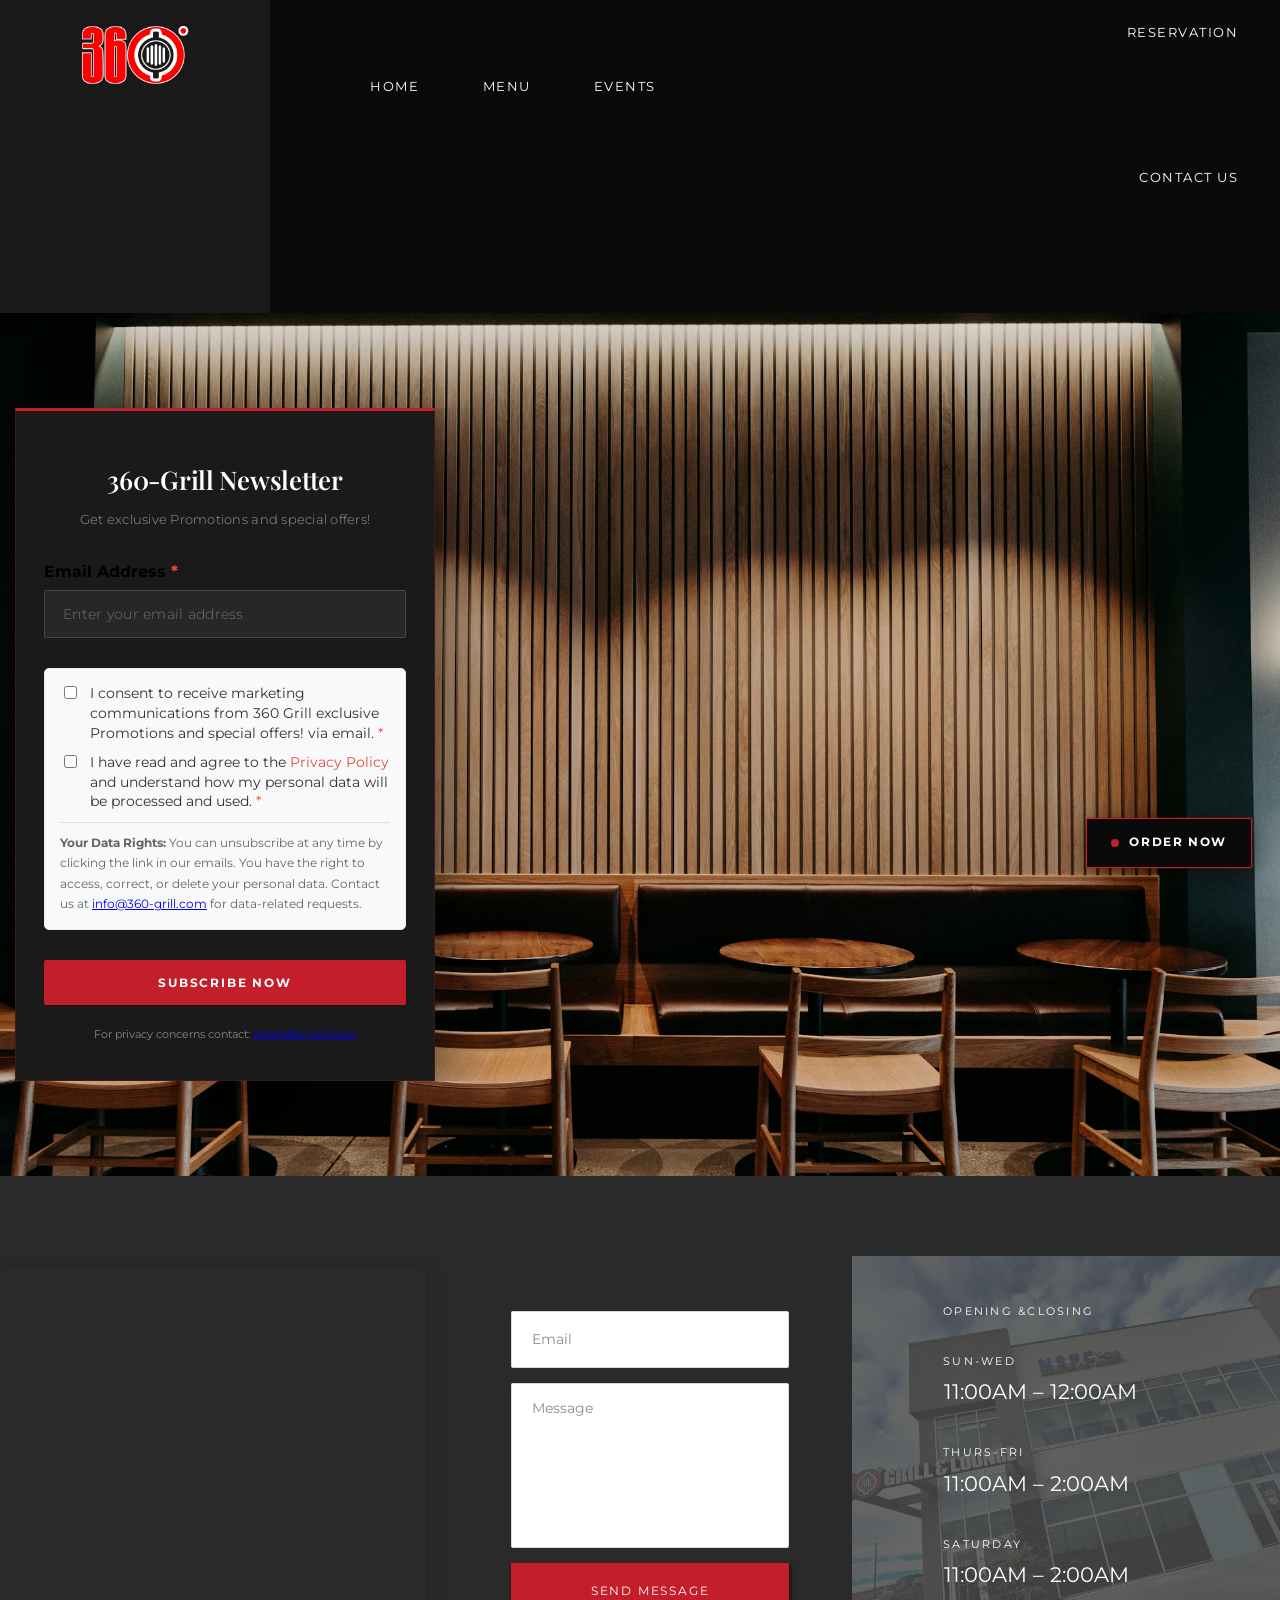
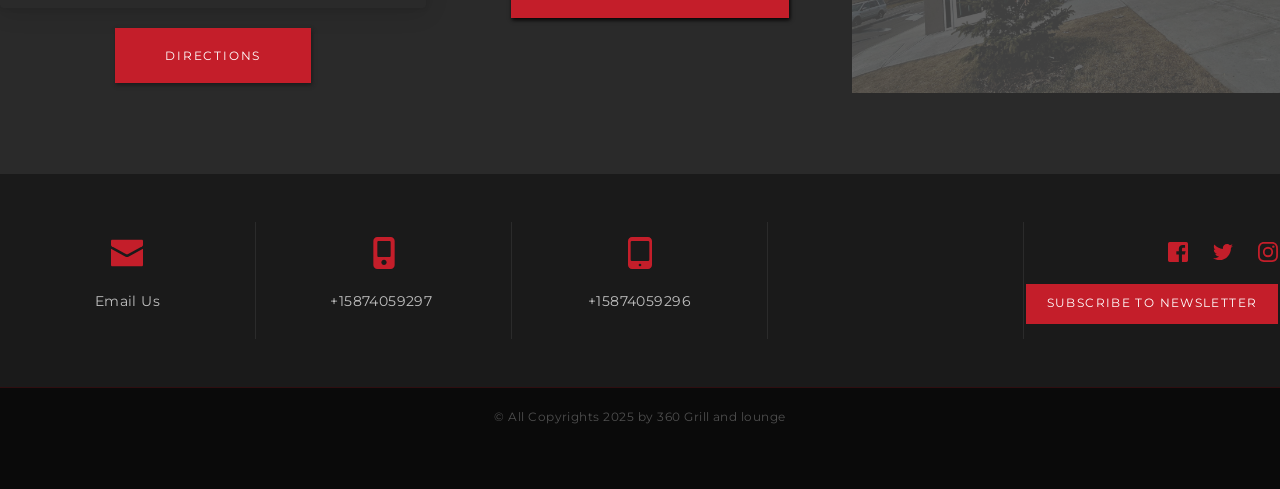
<file: social.html>
<!DOCTYPE html><html lang="en"><head><meta charset="utf-8" /><meta property="og:site_name" content="" /><meta property="og:type" content="article" /><meta property="og:url" content="/social" /><meta content="summary_large_image" name="twitter:card" />

        <meta property="og:title" content="Social" />
    <meta name="twitter:title" content="Social" />

    <meta property="og:description" content="" />
    <meta name="twitter:description" content="" />

        
    <title>Social</title>

    <meta name="description" content="" />


    
    <link rel="canonical" href="/social" /><link rel="icon" href="https://cloud-1de12d.becdn.net/media/iW=32%26iH=any/1f35767b63a35c0a3b3380c6d91e0d09.png" sizes="32x32"/><link rel="icon" href="https://cloud-1de12d.becdn.net/media/iW=192%26iH=any/1f35767b63a35c0a3b3380c6d91e0d09.png" sizes="192x192"/><link rel="apple-touch-icon-precomposed" href="https://cloud-1de12d.becdn.net/media/iW=180&iH=any/1f35767b63a35c0a3b3380c6d91e0d09.png"/><link href="https://fonts.bunny.net/css?family=Overpass:100,100italic,200,200italic,300,300italic,regular,italic,600,600italic,700,700italic,800,800italic,900,900italic|Lato:100,100italic,300,300italic,regular,italic,700,700italic,900,900italic|Jost:100,200,300,regular,500,600,700,800,900,100italic,200italic,300italic,italic,500italic,600italic,700italic,800italic,900italic&subset=arabic,bengali,cyrillic,cyrillic-ext,devanagari,greek,greek-ext,gujarati,hebrew,khmer,korean,latin-ext,tamil,telugu,thai,vietnamese&display=swap" class="brz-link brz-link-google" type="text/css" rel="stylesheet"/><link class="brz-link brz-link-bunny-fonts-prefetch" rel="dns-prefetch" href="https://fonts.bunny.net"><link class="brz-link brz-link-bunny-fonts-preconnect" rel="preconnect" href="https://fonts.bunny.net" crossorigin><link class="brz-link brz-link-cdn-preconnect" rel="preconnect" href="https://cloud-1de12d.becdn.net" crossorigin><meta name="viewport" content="width=device-width, initial-scale=1"><link href="assets/1cc489c11037d953c75b7d763f115eab.css" class="brz-link brz-link-preview-lib" media="print" onload="this.media='all'" data-brz-group="group-1_3" rel="stylesheet"/><link href="assets/f2e88e5bd2bde47a3ef75cfc850fcdd6.css" class="brz-link brz-link-preview-lib-pro" media="print" onload="this.media='all'" data-brz-group="group-1_2" rel="stylesheet"/><link href="assets/9c7f51990ea0847e01afebacc95d7911.css" class="brz-link brz-link-scss" media="print" onload="this.media='all'" rel="stylesheet"/><link href="assets/34a39dd5f3c6c37d26ef61cfaf02b9d8.css" class="brz-link brz-link-preview-pro" media="print" onload="this.media='all'" rel="stylesheet"/><link href="assets/8c5923747d9f1a3298aa8153a173bd71.css" class="brz-link brz-link-preview" rel="stylesheet"/><style class="brz-style">.brz .brz-css-d-column-bg.brz-column__items {z-index: auto;margin: 0;border: 0px solid transparent;padding: 5px 15px 5px 15px;min-height: 100%;max-height: none;justify-content: inherit;transition-duration: .5s;transition-property: filter,box-shadow,background,border-radius,border-color;}
@media (min-width:991px) {.brz .brz-css-d-column-bg {display: flex;}}
@media (max-width:991px) and (min-width:768px) {.brz .brz-css-d-column-bg {display: flex;}}
@media (max-width:767px) {.brz .brz-css-d-column-bg.brz-column__items {margin: 10px 0px 10px 0px;padding: 0;}}
@media (max-width:767px) {.brz .brz-css-d-column-bg {display: flex;}}
.brz-css-d-form2fields-phone-select.brz-forms2__field.brz-forms2__field-phone .brz-forms2__phone--country .ss-content .ss-list {color: rgba(115,119,127,1);}
.brz-css-d-form2fields-phone-select.brz-forms2__field.brz-forms2__field-phone .brz-forms2__phone--country .ss-content .ss-search {color: rgba(115,119,127,1);border: 1px solid rgba(220,222,225,1);}
.brz-css-d-form2fields-phone-select.brz-forms2__field.brz-forms2__field-phone .brz-forms2__field-phone--option-code {color: rgba(115,119,127,.7);}
.brz-css-d-form2fields-phone-select.brz-forms2__field.brz-forms2__field-phone .brz-forms2__phone--country .ss-content, .brz-css-d-form2fields-phone-select.brz-forms2__field.brz-forms2__field-phone .brz-forms2__phone--country .ss-content .ss-search input[type='search'] {background-color: rgba(255,255,255,1);}
.brz-css-d-form2fields-phone-select.brz-forms2__field.brz-forms2__field-phone .brz-forms2__phone--country .ss-content .ss-list .ss-option {border: 1px solid rgba(220,222,225,1);}
.brz-css-d-form2fields-phone-select.brz-forms2__field.brz-forms2__field-phone .brz-forms2__phone--country .ss-content {box-shadow: none;}
.brz .brz-css-d-image-dffwhximi6g4-image {width: 325.36px;height: 162.68px;margin-inline-start: -54.23px;margin-top: 0px;}
@media (max-width:991px) and (min-width:768px) {.brz .brz-css-d-image-dffwhximi6g4-image {width: 154.36px;height: 77.18px;margin-inline-start: -25.73px;}}
@media (max-width:767px) {.brz .brz-css-d-image-dffwhximi6g4-image {width: 141.9px;height: 70.95px;margin-inline-start: -23.65px;}}
.brz .brz-css-d-sectionitem-container {border: 0px solid transparent;}
@media (min-width:991px) {.brz .brz-css-d-sectionitem-container {max-width: calc(1 * var(--brz-section-container-max-width,1170px));}}
@media (max-width:991px) and (min-width:768px) {.brz .brz-css-d-sectionitem-container {max-width: 100%;}}
@media (max-width:767px) {.brz .brz-css-d-sectionitem-container {max-width: 100%;}}
.brz .brz-css-d-menu-menu-container .brz-mm-menu__icon {transition-duration: .5s;transition-property: filter,color,background,border-color,box-shadow;}
@media (min-width:991px) {.brz .brz-css-d-menu-menu-container .brz-mm-menu__icon {display: none;width: 18px;}
	.brz .brz-css-d-menu-menu-container .brz-mm-menu__icon {color: rgba(51,51,51,1);}
	.brz .brz-css-d-menu-menu-container .brz-menu {display: flex;}}
@media (max-width:991px) and (min-width:768px) {.brz .brz-css-d-menu-menu-container .brz-mm-menu__icon {display: flex;width: 18px;}
	.brz .brz-css-d-menu-menu-container .brz-mm-menu__icon {color: rgba(51,51,51,1);}
	.brz .brz-css-d-menu-menu-container .brz-menu {display: none;}}
@media (max-width:767px) {.brz .brz-css-d-menu-menu-container .brz-mm-menu__icon {display: flex;width: 18px;}
	.brz .brz-css-d-menu-menu-container .brz-mm-menu__icon {color: rgba(51,51,51,1);}
	.brz .brz-css-d-menu-menu-container .brz-menu {display: none;}}
.brz .brz-css-d-menu-mmenu .brz-mm-navbar .brz-mm-close {font-size: 16px;margin: 0;padding: 10px 15px 10px 10px;}
.brz .brz-css-d-menu-mmenu .brz-mm-navbar .brz-mm-close {color: rgba(255,255,255,1);background-color: #333;}
.brz .brz-css-d-menu-mmenu .brz-menu__item {font-family: var(--brz-buttonfontfamily,initial);}
.brz .brz-css-d-menu-mmenu .brz-menu__item {color: rgba(255,255,255,1);border-color: rgba(85,85,85,1);}
.brz nav.brz-mm-menu.brz-css-d-menu-mmenu {background-color: rgba(51,51,51,.8);}
.brz .brz-css-d-menu-mmenu.brz-mm-menu .brz-menu__item .brz-mm-listitem__text {padding: 10px 20px 10px 20px;flex-flow: row nowrap;}
.brz .brz-css-d-menu-mmenu .brz-menu__item:hover > .brz-mm-listitem__text {color: rgba(255,255,255,1);}
.brz .brz-css-d-menu-mmenu .brz-menu__item .brz-mm-menu__item__icon.brz-icon-svg-custom {background-color: rgba(255,255,255,1);}
.brz .brz-css-d-menu-mmenu .brz-mm-navbar {color: rgba(255,255,255,1);}
.brz .brz-css-d-menu-mmenu .brz-menu__item.brz-mm-listitem_opened {color: rgba(255,255,255,1);}
.brz .brz-css-d-menu-mmenu.brz-mm-menu.brz-mm-menu_theme-dark.brz-mm-menu_opened .brz-mm-panels {background-image: none;}
.brz .brz-css-d-menu-mmenu.brz-mm-menu.brz-mm-menu_theme-dark .brz-mm-panels, .brz .brz-css-d-menu-mmenu .brz-mm-panels > .brz-mm-panel:before {background-image: none;background-color: rgba(51,51,51,.8);}
.brz .brz-css-d-menu-mmenu.brz-mm-menu.brz-mm-menu_theme-dark .brz-mm-panels, .brz .brz-css-d-menu-mmenu .brz-mm-panels > .brz-mm-panel {background-color: rgba(51,51,51,.8);}
.brz .brz-css-d-menu-mmenu .brz-mm-panels > .brz-mm-panel {background-image: none;background-color: rgba(51,51,51,.8);}
.brz .brz-css-d-menu-mmenu.brz-mm-menu.brz-mm-menu_theme-dark .brz-mm-navbar.brz-mm-listitem .brz-mm-listitem_opened > .brz-mm-listitem__text:after {border-color: rgba(85,85,85,1);}
.brz .brz-css-d-menu-mmenu .brz-mm-listitem {border-color: rgba(85,85,85,1);}
.brz .brz-css-d-menu-mmenu  .brz-menu__item.brz-menu__item--current:not(.brz-menu__item.brz-menu__item--current:active) {color: rgba(255,255,255,1);}
.brz .brz-css-d-menu-mmenu .brz-menu__item.brz-menu__item--current:not(brz-menu__item.brz-menu__item--current:active):hover > .brz-mm-listitem__text {color: rgba(255,255,255,1);}
.brz .brz-css-d-menu-mmenu  .brz-menu__item.brz-menu__item--current:not(brz-menu__item.brz-menu__item--current:active) > .brz-mm-listitem__text > .brz-icon-svg.brz-icon-svg-custom {background-color: rgba(255,255,255,1);}
.brz .brz-css-d-menu-mmenu .brz-mm-listitem, .brz .brz-css-d-menu-mmenu.brz-mm-menu.brz-mm-menu_theme-dark .brz-mm-navbar.brz-mm-listitem .brz-mm-listitem_opened > .brz-mm-listitem__text:after, .brz .brz-css-d-menu-mmenu .brz-menu__item, .brz .brz-css-d-menu-mmenu.brz-mm-menu.brz-mm-menu_theme-dark .brz-mm-panels, .brz .brz-css-d-menu-mmenu .brz-mm-panels > .brz-mm-panel, .brz .brz-css-d-menu-mmenu.brz-mm-menu.brz-mm-menu_theme-dark .brz-mm-panels, .brz .brz-css-d-menu-mmenu .brz-mm-panels > .brz-mm-panel:before, .brz .brz-css-d-menu-mmenu .brz-menu__item.brz-mm-listitem_opened, .brz .brz-css-d-menu-mmenu .brz-mm-navbar, .brz nav.brz-mm-menu.brz-css-d-menu-mmenu, .brz .brz-css-d-menu-mmenu .brz-menu__item > .brz-mm-listitem__text, .brz .brz-css-d-menu-mmenu .brz-menu__item .brz-mm-menu__item__icon.brz-icon-svg-custom {transition-duration: .5s;transition-property: filter,color,background,border-color,box-shadow;}
@media (min-width:991px) {.brz .brz-css-d-menu-mmenu .brz-mm-navbar .brz-mm-close {transition-duration: .3s;}
	.brz .brz-css-d-menu-mmenu .brz-menu__item {font-size: var(--brz-buttonfontsize,initial);font-weight: var(--brz-buttonfontweight,initial);font-weight: var(--brz-buttonbold,initial);line-height: var(--brz-buttonlineheight,initial);letter-spacing: var(--brz-buttonletterspacing,initial);font-variation-settings: var(--brz-buttonfontvariation,initial);font-style: var(--brz-buttonitalic,initial);text-decoration: var(--brz-buttontextdecoration,initial) !important;text-transform: var(--brz-buttontexttransform,initial) !important;}
	.brz .brz-css-d-menu-mmenu .brz-menu__item .brz-a {justify-content: flex-start;text-align: start;}
	.brz .brz-css-d-menu-mmenu .brz-mm-menu__item__icon {margin: 0 15px 0 0;font-size: 12px;}
	.brz .brz-css-d-menu-mmenu .brz-mm-navbar {font-family: var(--brz-buttonfontfamily,initial);font-size: var(--brz-buttonfontsize,initial);font-weight: var(--brz-buttonfontweight,initial);font-weight: var(--brz-buttonbold,initial);line-height: var(--brz-buttonlineheight,initial);letter-spacing: var(--brz-buttonletterspacing,initial);font-variation-settings: var(--brz-buttonfontvariation,initial);font-style: var(--brz-buttonitalic,initial);text-decoration: var(--brz-buttontextdecoration,initial) !important;text-transform: var(--brz-buttontexttransform,initial) !important;border-color: rgba(85,85,85,1);}
	.brz .brz-css-d-menu-mmenu.brz-mm-menu .brz-mm-listitem_vertical .brz-mm-btn_next {height: calc(var(--brz-buttonlineheight,initial) * var(--brz-buttonfontsize,initial) + 10px + 10px);padding-right: 20px;}}
@media (max-width:991px) and (min-width:768px) {.brz .brz-css-d-menu-mmenu .brz-mm-navbar .brz-mm-close {transition-duration: .3s;}
	.brz .brz-css-d-menu-mmenu .brz-menu__item {font-size: var(--brz-buttontabletfontsize,initial);font-weight: var(--brz-buttontabletfontweight,initial);font-weight: var(--brz-buttontabletbold,initial);line-height: var(--brz-buttontabletlineheight,initial);letter-spacing: var(--brz-buttontabletletterspacing,initial);font-variation-settings: var(--brz-buttontabletfontvariation,initial);font-style: var(--brz-buttontabletitalic,initial);text-decoration: var(--brz-buttontablettextdecoration,initial) !important;text-transform: var(--brz-buttontablettexttransform,initial) !important;}
	.brz .brz-css-d-menu-mmenu .brz-menu__item .brz-a {justify-content: flex-start;text-align: start;}
	.brz .brz-css-d-menu-mmenu .brz-mm-menu__item__icon {margin: 0 15px 0 0;font-size: 12px;}
	.brz .brz-css-d-menu-mmenu .brz-mm-navbar {font-family: var(--brz-buttonfontfamily,initial);font-size: var(--brz-buttontabletfontsize,initial);font-weight: var(--brz-buttontabletfontweight,initial);font-weight: var(--brz-buttontabletbold,initial);line-height: var(--brz-buttontabletlineheight,initial);letter-spacing: var(--brz-buttontabletletterspacing,initial);font-variation-settings: var(--brz-buttontabletfontvariation,initial);font-style: var(--brz-buttontabletitalic,initial);text-decoration: var(--brz-buttontablettextdecoration,initial) !important;text-transform: var(--brz-buttontablettexttransform,initial) !important;border-color: rgba(85,85,85,1);}
	.brz .brz-css-d-menu-mmenu.brz-mm-menu .brz-mm-listitem_vertical .brz-mm-btn_next {height: calc(var(--brz-buttontabletlineheight,initial) * var(--brz-buttontabletfontsize,initial) + 10px + 10px);padding-right: 20px;}}
@media (max-width:767px) {.brz .brz-css-d-menu-mmenu .brz-mm-navbar .brz-mm-close {transition-duration: .3s;}
	.brz .brz-css-d-menu-mmenu .brz-menu__item {font-size: var(--brz-buttonmobilefontsize,initial);font-weight: var(--brz-buttonmobilefontweight,initial);font-weight: var(--brz-buttonmobilebold,initial);line-height: var(--brz-buttonmobilelineheight,initial);letter-spacing: var(--brz-buttonmobileletterspacing,initial);font-variation-settings: var(--brz-buttonmobilefontvariation,initial);font-style: var(--brz-buttonmobileitalic,initial);text-decoration: var(--brz-buttonmobiletextdecoration,initial) !important;text-transform: var(--brz-buttonmobiletexttransform,initial) !important;}
	.brz .brz-css-d-menu-mmenu .brz-menu__item .brz-a {justify-content: flex-start;text-align: start;}
	.brz .brz-css-d-menu-mmenu .brz-mm-menu__item__icon {margin: 0 15px 0 0;font-size: 12px;}
	.brz .brz-css-d-menu-mmenu .brz-mm-navbar {font-family: var(--brz-buttonfontfamily,initial);font-size: var(--brz-buttonmobilefontsize,initial);font-weight: var(--brz-buttonmobilefontweight,initial);font-weight: var(--brz-buttonmobilebold,initial);line-height: var(--brz-buttonmobilelineheight,initial);letter-spacing: var(--brz-buttonmobileletterspacing,initial);font-variation-settings: var(--brz-buttonmobilefontvariation,initial);font-style: var(--brz-buttonmobileitalic,initial);text-decoration: var(--brz-buttonmobiletextdecoration,initial) !important;text-transform: var(--brz-buttonmobiletexttransform,initial) !important;border-color: rgba(85,85,85,1);}
	.brz .brz-css-d-menu-mmenu.brz-mm-menu .brz-mm-listitem_vertical .brz-mm-btn_next {height: calc(var(--brz-buttonmobilelineheight,initial) * var(--brz-buttonmobilefontsize,initial) + 10px + 10px);padding-right: 20px;}}
.brz.brz-css-d-menuitem {max-width: 100%;}
@media (min-width:991px) {.brz.brz-css-d-menuitem {padding: 10px;}}
@media (max-width:991px) and (min-width:768px) {.brz.brz-css-d-menuitem {padding: 10px;}}
@media (max-width:767px) {.brz.brz-css-d-menuitem {max-width: 80%;}}
@media (max-width:767px) {.brz.brz-css-d-menuitem {padding: 0px;}}
.brz .brz-css-d-sectionmegamenu-section > .brz-bg, .brz .brz-css-d-sectionmegamenu-section > .brz-bg > .brz-bg-image, .brz .brz-css-d-sectionmegamenu-section > .brz-bg > .brz-bg-color {transition-duration: .5s;transition-property: filter,box-shadow,background,border-radius,border-color;}
.brz .brz-css-d-sectionmegamenu-section > .brz-bg {border-radius: 0px;}
.brz .brz-css-d-sectionmegamenu-section > .brz-bg {border: 0px solid rgba(102,115,141,0);box-shadow: none;}
.brz .brz-css-d-sectionmegamenu-section > .brz-bg > .brz-bg-image {background-image: none;filter: none;}
.brz .brz-css-d-sectionmegamenu-section > .brz-bg > .brz-bg-image:after {content: "";background-image: none;}
.brz .brz-css-d-sectionmegamenu-section > .brz-bg > .brz-bg-color {background-color: rgba(0,0,0,.9);background-image: none;}
.brz .brz-css-d-sectionmegamenu-section > .brz-bg-content {padding: 15px;}
@media (min-width:991px) {.brz .brz-css-d-sectionmegamenu-section {display: block;}}
@media (max-width:991px) and (min-width:768px) {.brz .brz-css-d-sectionmegamenu-section > .brz-bg-content {padding: 25px 15px 25px 15px;}}
@media (max-width:991px) and (min-width:768px) {.brz .brz-css-d-sectionmegamenu-section {display: block;}}
@media (max-width:767px) {.brz .brz-css-d-sectionmegamenu-section > .brz-bg-content {padding: 25px 15px 25px 15px;}}
@media (max-width:767px) {.brz .brz-css-d-sectionmegamenu-section {display: block;}}
.brz .brz-css-d-sectionmegamenu-bg {padding: 15px;min-height: auto;justify-content: flex-start;border: 0px solid transparent;}
@media (max-width:991px) and (min-width:768px) {.brz .brz-css-d-sectionmegamenu-bg {padding: 25px 15px 25px 15px;}}
@media (max-width:767px) {.brz .brz-css-d-sectionmegamenu-bg {padding: 25px 15px 25px 15px;}}
.brz .brz-css-d-button-bg.brz-btn {font-family: var(--brz-buttonfontfamily,initial);font-weight: var(--brz-buttonfontweight,initial);font-weight: var(--brz-buttonbold,initial);font-size: var(--brz-buttonfontsize,initial);line-height: var(--brz-buttonlineheight,initial);letter-spacing: var(--brz-buttonletterspacing,initial);font-variation-settings: var(--brz-buttonfontvariation,initial);font-style: var(--brz-buttonitalic,initial);text-decoration: var(--brz-buttontextdecoration,initial) !important;text-transform: var(--brz-buttontexttransform,initial) !important;border-radius: 0;flex-flow: row-reverse nowrap;padding: 14px 42px 14px 42px;padding: 14px 42px;width: auto;}
.brz .brz-css-d-button-bg.brz-btn {color: rgba(var(--brz-global-color8),1);border: 2px solid rgba(var(--brz-global-color3),1);box-shadow: none;}
.brz .brz-css-d-button-bg.brz-btn:not(.brz-btn--hover) {background-color: rgba(var(--brz-global-color3),1);background-image: none;}
.brz .brz-css-d-button-bg.brz-btn .brz-icon-svg-custom {background-color: rgba(var(--brz-global-color8),1);}
.brz .brz-css-d-button-bg.brz-btn.brz-btn-submit {color: rgba(var(--brz-global-color8),1);background-color: rgba(var(--brz-global-color3),1);background-image: none;}
.brz .brz-css-d-button-bg:after {height: unset;}
.brz .brz-css-d-button-bg .brz-btn--story-container {border: 2px solid rgba(var(--brz-global-color3),1);flex-flow: row-reverse nowrap;border-radius: 0;}
.brz .brz-css-d-button-bg .brz-btn--story-container:after {height: unset;}
.brz .brz-css-d-button-bg.brz-btn, .brz .brz-css-d-button-bg.brz-btn .brz-icon-svg-custom, .brz .brz-css-d-button-bg.brz-btn.brz-btn-submit {transition-duration: .5s;transition-property: filter,color,background,border-color,box-shadow;}
@media (min-width:991px) {.brz .brz-css-d-button-bg.brz-btn:not(.brz-btn--hover):hover {background-color: rgba(var(--brz-global-color3),.8);}
	.brz .brz-css-d-button-bg.brz-btn.brz-btn-submit:hover {background-color: rgba(var(--brz-global-color3),.8);}}
@media (max-width:991px) and (min-width:768px) {.brz .brz-css-d-button-bg.brz-btn {font-weight: var(--brz-buttontabletfontweight,initial);font-weight: var(--brz-buttontabletbold,initial);font-size: var(--brz-buttontabletfontsize,initial);line-height: var(--brz-buttontabletlineheight,initial);letter-spacing: var(--brz-buttontabletletterspacing,initial);font-variation-settings: var(--brz-buttontabletfontvariation,initial);font-style: var(--brz-buttontabletitalic,initial);text-decoration: var(--brz-buttontablettextdecoration,initial) !important;text-transform: var(--brz-buttontablettexttransform,initial) !important;padding: 11px 26px 11px 26px;padding: 11px 26px;width: auto;}}
@media (max-width:767px) {.brz .brz-css-d-button-bg.brz-btn {font-weight: var(--brz-buttonmobilefontweight,initial);font-weight: var(--brz-buttonmobilebold,initial);font-size: var(--brz-buttonmobilefontsize,initial);line-height: var(--brz-buttonmobilelineheight,initial);letter-spacing: var(--brz-buttonmobileletterspacing,initial);font-variation-settings: var(--brz-buttonmobilefontvariation,initial);font-style: var(--brz-buttonmobileitalic,initial);text-decoration: var(--brz-buttonmobiletextdecoration,initial) !important;text-transform: var(--brz-buttonmobiletexttransform,initial) !important;padding: 11px 26px 11px 26px;padding: 11px 26px;width: auto;}}
.brz .brz-css-d-spacer {height: 50px;}
.brz .brz-css-d-form2field-field {max-width: 100%;flex-basis: 100%;}
.brz .brz-css-d-form2field-field .brz-textarea {height: auto;}
.brz .brz-css-d-form2field-field .brz-forms2__checkbox-option, .brz .brz-css-d-form2field-field .brz-forms2__radio-option {flex-basis: 100%;}
.brz .brz-css-d-form2fields-field_select .select2-dropdown {box-shadow: none;}
.brz .brz-css-d-form2fields-field_select .select2-results__options {font-family: "Lato",sans-serif;font-size: 18px;line-height: 1.5;font-weight: 400;letter-spacing: 0px;font-variation-settings: "wght" 400,"wdth" 100,"SOFT" 0;font-style: inherit;text-decoration: inherit !important;text-transform: inherit !important;border-radius: 0px;}
.brz .brz-css-d-form2fields-field_select .select2-results__options {color: rgba(115,119,127,.7);background-color: rgba(255,255,255,1);}
.brz .brz-css-d-form2fields-field_select .select2-results__option {border: 1px solid rgba(220,222,225,1);}
.brz .brz-css-d-form2fields-field_select .select2-selection--single {padding: 14px 24px 14px 24px;padding: 14px 24px;}
.brz .brz-css-d-form2fields-field_select .select2-selection--multiple {padding: 14px 24px 14px 24px;padding: 14px 24px;}
.brz .brz-css-d-form2fields-field_select .select2-selection--multiple .select2-selection__choice {transition-duration: .5s;}
.brz .brz-css-d-form2fields-field_select .select2-selection--multiple .select2-selection__choice {background-color: rgba(255,255,255,1);}
@media (max-width:991px) and (min-width:768px) {.brz .brz-css-d-form2fields-field_select .select2-results__options {font-size: 14px;}}
@media (max-width:767px) {.brz .brz-css-d-form2fields-field_select .select2-results__options {font-size: 14px;}
	.brz .brz-css-d-form2fields-field_select .select2-selection--single {padding: 10px 20px 10px 20px;padding: 10px 20px;}
	.brz .brz-css-d-form2fields-field_select .select2-selection--multiple {padding: 10px 20px 10px 20px;padding: 10px 20px;}}
.brz .brz-css-d-image-dffwhximi6g4-parent-hover.brz-hover-animation__container {max-width: 67%;}
@media (max-width:991px) and (min-width:768px) {.brz .brz-css-d-image-dffwhximi6g4-parent-hover.brz-hover-animation__container {max-width: 100%;}}
@media (max-width:767px) {.brz .brz-css-d-image-dffwhximi6g4-parent-hover.brz-hover-animation__container {max-width: 100%;}}
.brz .brz-css-d-form2fields-fields {font-family: "Lato",sans-serif;font-size: 18px;font-weight: 400;letter-spacing: 0px;font-variation-settings: "wght" 400,"wdth" 100,"SOFT" 0;}
.brz .brz-css-d-form2fields-fields {color: rgba(115,119,127,.7);}
.brz .brz-css-d-form2fields-fields .brz-forms2__field {font-style: inherit;text-decoration: inherit !important;text-transform: inherit !important;}
.brz .brz-css-d-form2fields-fields .brz-forms2__field-label {color: rgba(115,119,127,.7);}
.brz .brz-css-d-form2fields-fields .brz-forms2__field-label {padding: 0px 0px 5px 0px;font-family: "Lato",sans-serif;font-size: 16px;font-weight: 400;letter-spacing: 0px;text-align: start;line-height: 1.5;font-variation-settings: "wght" 400,"wdth" 100,"SOFT" 0;font-style: inherit;text-decoration: inherit !important;text-transform: inherit !important;}
.brz .brz-css-d-form2fields-fields .brz-forms2__field:not(.brz-forms2__radio):not(.brz-forms2__checkbox) {border-radius: 0px;min-height: 57px;}
.brz .brz-css-d-form2fields-fields .brz-forms2__field:not(.brz-forms2__radio):not(.brz-forms2__checkbox) {color: rgba(115,119,127,.7);background-color: rgba(255,255,255,1);border: 1px solid rgba(220,222,225,1);box-shadow: none;}
.brz .brz-css-d-form2fields-fields.brz-forms2__item--error .brz-forms2__field:not(.brz-forms2__radio):not(.brz-forms2__checkbox) {border-color: #f00;}
.brz .brz-css-d-form2fields-fields .brz-forms2__field:not(.brz-forms2__radio):not(.brz-forms2__checkbox):not(.brz-forms2__field-select) {padding: 14px 24px;}
.brz .brz-css-d-form2fields-fields .brz-forms2__field-paragraph {line-height: 1.5;}
.brz .brz-css-d-form2fields-fields .brz-forms2__radio, .brz .brz-css-d-form2fields-fields .brz-forms2__checkbox {font-family: "Lato",sans-serif;font-size: 16px;line-height: 1.5;font-weight: 400;letter-spacing: 0px;font-variation-settings: "wght" 400,"wdth" 100,"SOFT" 0;font-style: inherit;text-decoration: inherit !important;text-transform: inherit !important;}
.brz .brz-css-d-form2fields-fields .brz-forms2__radio, .brz .brz-css-d-form2fields-fields .brz-forms2__checkbox {color: rgba(115,119,127,.7);}
.brz .brz-css-d-form2fields-fields .brz-forms2__checkbox-option-name, .brz-forms2__radio-option-name {font-style: inherit;text-decoration: inherit !important;text-transform: inherit !important;}
.brz .brz-css-d-form2fields-fields .brz-forms2__select-item__input {color: rgba(115,119,127,.7);}
.brz .brz-css-d-form2fields-fields .form-alert {font-family: "Lato",sans-serif;}
.brz .brz-css-d-form2fields-fields .brz-forms2__field:not(.brz-forms2__radio):not(.brz-forms2__checkbox), .brz .brz-css-d-form2fields-fields .brz-forms2__radio, .brz .brz-css-d-form2fields-fields .brz-forms2__checkbox, .brz .brz-css-d-form2fields-fields .brz-forms2__select-item__input {transition-duration: .5s;}
@media (max-width:991px) and (min-width:768px) {.brz .brz-css-d-form2fields-fields {font-size: 14px;}
	.brz .brz-css-d-form2fields-fields .brz-forms2__field-label {font-size: 14px;}
	.brz .brz-css-d-form2fields-fields .brz-forms2__field:not(.brz-forms2__radio):not(.brz-forms2__checkbox) {min-height: 51px;}
	.brz .brz-css-d-form2fields-fields .brz-forms2__radio, .brz .brz-css-d-form2fields-fields .brz-forms2__checkbox {font-size: 14px;}}
@media (max-width:767px) {.brz .brz-css-d-form2fields-fields {font-size: 14px;}
	.brz .brz-css-d-form2fields-fields .brz-forms2__field-label {font-size: 14px;}
	.brz .brz-css-d-form2fields-fields .brz-forms2__field:not(.brz-forms2__radio):not(.brz-forms2__checkbox) {min-height: 43px;}
	.brz .brz-css-d-form2fields-fields .brz-forms2__field:not(.brz-forms2__radio):not(.brz-forms2__checkbox):not(.brz-forms2__field-select) {padding: 10px 20px;}
	.brz .brz-css-d-form2fields-fields .brz-forms2__radio, .brz .brz-css-d-form2fields-fields .brz-forms2__checkbox {font-size: 14px;}}
.brz-css-d-form2-messages .brz-forms2__alert--success .brz-forms2__alert-text {background-color: rgba(21,208,83,1);background-image: none;border: none;box-shadow: none;width: 100%;font-family: "Lato",sans-serif;font-size: 12px;font-weight: 600;line-height: 2;letter-spacing: 2.5px;font-variation-settings: "wght" 400,"wdth" 100,"SOFT" 0;text-transform: uppercase;color: rgba(255,255,255,1);text-shadow: none;text-align: left;padding: 17px 30px 17px 30px;border-radius: 0px;}
.brz-css-d-form2-messages .brz-forms2__alert--success {justify-content: flex-start;margin: 15px 7.5px 0px 7.5px;}
.brz-css-d-form2-messages .brz-forms2__alert--error .brz-forms2__alert-text {background-color: rgba(255,0,0,1);background-image: none;border: none;box-shadow: none;font-family: "Lato",sans-serif;font-size: 12px;font-weight: 600;line-height: 2;letter-spacing: 2.5px;font-variation-settings: "wght" 400,"wdth" 100,"SOFT" 0;text-transform: uppercase;color: rgba(255,255,255,1);text-shadow: none;padding: 17px 30px 17px 30px;border-radius: 0px;}
.brz-css-d-form2-messages .brz-forms2__alert--invalid .brz-forms2__alert-text {background-color: rgba(255,0,0,1);background-image: none;border: none;box-shadow: none;font-family: "Lato",sans-serif;font-size: 12px;font-weight: 600;line-height: 2;letter-spacing: 2.5px;font-variation-settings: "wght" 400,"wdth" 100,"SOFT" 0;text-transform: uppercase;color: rgba(255,255,255,1);text-shadow: none;padding: 17px 30px 17px 30px;border-radius: 0px;}
.brz-css-d-form2-messages .brz-forms2__alert--invalid-email .brz-forms2__alert-text {background-color: rgba(255,0,0,1);background-image: none;border: none;box-shadow: none;font-family: "Lato",sans-serif;font-size: 12px;font-weight: 600;line-height: 2;letter-spacing: 2.5px;font-variation-settings: "wght" 400,"wdth" 100,"SOFT" 0;text-transform: uppercase;color: rgba(255,255,255,1);text-shadow: none;padding: 17px 30px 17px 30px;border-radius: 0px;}
.brz-css-d-form2-messages .brz-forms2__alert--error, .brz-css-d-form2-messages .brz-forms2__alert--invalid, .brz-css-d-form2-messages .brz-forms2__alert--invalid-email {justify-content: flex-start;}
.brz-css-d-form2-messages .brz-forms2__alert--error .brz-forms2__alert-text, .brz-css-d-form2-messages .brz-forms2__alert--invalid .brz-forms2__alert-text, .brz-css-d-form2-messages .brz-forms2__alert--invalid-email .brz-forms2__alert-text {width: 100%;text-align: left;}
.brz-css-d-form2-messages .brz-forms2__alert--empty .brz-forms2__alert-text {background-color: rgba(255,0,0,1);background-image: none;border: none;box-shadow: none;width: 100%;font-family: "Lato",sans-serif;font-size: 12px;font-weight: 600;line-height: 2;letter-spacing: 2.5px;font-variation-settings: "wght" 400,"wdth" 100,"SOFT" 0;text-transform: uppercase;color: rgba(255,255,255,1);text-shadow: none;text-align: left;padding: 17px 30px 17px 30px;border-radius: 0px;}
.brz-css-d-form2-messages .brz-forms2__alert--empty {justify-content: flex-start;margin: 15px 7.5px 0px 7.5px;}
.brz-css-d-form2-messages .brz-forms2__alert--error {margin: 15px 7.5px 0px 7.5px;}
.brz-css-d-form2-messages .brz-forms2__alert--invalid {margin: 15px 7.5px 0px 7.5px;}
.brz-css-d-form2-messages .brz-forms2__alert--invalid-email {margin: 15px 7.5px 0px 7.5px;}
.brz .brz-css-d-form2-form .brz-form {margin: 0 -7.5px -15px -7.5px;}
.brz .brz-css-d-form2-form .brz-form-ms-buttons {padding: 0 7.5px 15px 7.5px;gap: 10px;}
.brz .brz-css-d-form2-form .brz-forms2__item {padding: 0 7.5px 15px 7.5px;}
.brz .brz-css-d-form2-form .brz-forms2__item-button {margin-inline-end: auto;margin-inline-start: 0;max-width: 100%;flex-basis: 100%;}
.brz .brz-css-d-form2-form .brz-forms2-story .brz-btn:before, .brz .brz-css-d-form2-form .brz-form-ms-buttons--story .brz-btn:before {content: "";padding-top: 15%;}
.brz .brz-css-d-form2-form .brz-form-ms-indicators {margin: 0px 7.5px 15px 7.5px;}
.brz .brz-css-d-form2-form .brz-form-ms-next-button, .brz .brz-css-d-form2-form .brz-form-ms-prev-button, .brz .brz-css-d-form2-form .brz-form-ms-buttons .brz-forms2__item-button {justify-content: center;}
.brz .brz-css-d-button-bg.brz-btn {font-family: var(--brz-buttonfontfamily,initial);font-weight: var(--brz-buttonfontweight,initial);font-weight: var(--brz-buttonbold,initial);font-size: var(--brz-buttonfontsize,initial);line-height: var(--brz-buttonlineheight,initial);letter-spacing: var(--brz-buttonletterspacing,initial);font-variation-settings: var(--brz-buttonfontvariation,initial);font-style: var(--brz-buttonitalic,initial);text-decoration: var(--brz-buttontextdecoration,initial) !important;text-transform: var(--brz-buttontexttransform,initial) !important;border-radius: 0;flex-flow: row-reverse nowrap;padding: 14px 42px 14px 42px;padding: 14px 42px;width: auto;}
.brz .brz-css-d-button-bg.brz-btn {color: rgba(var(--brz-global-color8),1);border: 2px solid rgba(var(--brz-global-color3),1);box-shadow: none;}
.brz .brz-css-d-button-bg.brz-btn:not(.brz-btn--hover) {background-color: rgba(var(--brz-global-color3),1);background-image: none;}
.brz .brz-css-d-button-bg.brz-btn .brz-icon-svg-custom {background-color: rgba(var(--brz-global-color8),1);}
.brz .brz-css-d-button-bg.brz-btn.brz-btn-submit {color: rgba(var(--brz-global-color8),1);background-color: rgba(var(--brz-global-color3),1);background-image: none;}
.brz .brz-css-d-button-bg .brz-btn--story-container {border: 2px solid rgba(var(--brz-global-color3),1);flex-flow: row-reverse nowrap;border-radius: 0;}
.brz .brz-css-d-button-bg .brz-btn--story-container:after {height: unset;}
.brz .brz-css-d-button-bg.brz-btn, .brz .brz-css-d-button-bg.brz-btn .brz-icon-svg-custom, .brz .brz-css-d-button-bg.brz-btn.brz-btn-submit {transition-duration: .5s;transition-property: filter,color,background,border-color,box-shadow;}
@media (min-width:991px) {.brz .brz-css-d-button-bg.brz-btn:not(.brz-btn--hover):hover {background-color: rgba(var(--brz-global-color3),.8);}
	.brz .brz-css-d-button-bg.brz-btn.brz-btn-submit:hover {background-color: rgba(var(--brz-global-color3),.8);}}
@media (max-width:991px) and (min-width:768px) {.brz .brz-css-d-button-bg.brz-btn {font-weight: var(--brz-buttontabletfontweight,initial);font-weight: var(--brz-buttontabletbold,initial);font-size: var(--brz-buttontabletfontsize,initial);line-height: var(--brz-buttontabletlineheight,initial);letter-spacing: var(--brz-buttontabletletterspacing,initial);font-variation-settings: var(--brz-buttontabletfontvariation,initial);font-style: var(--brz-buttontabletitalic,initial);text-decoration: var(--brz-buttontablettextdecoration,initial) !important;text-transform: var(--brz-buttontablettexttransform,initial) !important;padding: 11px 26px 11px 26px;padding: 11px 26px;width: auto;}}
@media (max-width:767px) {.brz .brz-css-d-button-bg.brz-btn {font-weight: var(--brz-buttonmobilefontweight,initial);font-weight: var(--brz-buttonmobilebold,initial);font-size: var(--brz-buttonmobilefontsize,initial);line-height: var(--brz-buttonmobilelineheight,initial);letter-spacing: var(--brz-buttonmobileletterspacing,initial);font-variation-settings: var(--brz-buttonmobilefontvariation,initial);font-style: var(--brz-buttonmobileitalic,initial);text-decoration: var(--brz-buttonmobiletextdecoration,initial) !important;text-transform: var(--brz-buttonmobiletexttransform,initial) !important;padding: 11px 26px 11px 26px;padding: 11px 26px;width: auto;}}
.brz .brz-css-d-button.brz-btn--hover:not(.brz-btn--hover-in), .brz .brz-css-d-button.brz-btn--hover-in:before {background-color: rgba(var(--brz-global-color3),1);background-image: none;}
.brz .brz-css-d-button.brz-btn--hover:not(.brz-btn--hover-in):before, .brz .brz-css-d-button.brz-btn--hover-in {background-color: rgba(var(--brz-global-color3),.8);background-image: none;}
.brz .brz-css-d-button.brz-btn--hover:not(.brz-btn--hover-in), .brz .brz-css-d-button.brz-btn--hover-in:before, .brz .brz-css-d-button.brz-btn--hover:not(.brz-btn--hover-in):before, .brz .brz-css-d-button.brz-btn--hover-in {transition-duration: .6s;}
@media (min-width:991px) {.brz .brz-css-d-button.brz-back-pulse:before {animation-duration: .6s;}}
@media (max-width:991px) and (min-width:768px) {.brz .brz-css-d-button.brz-back-pulse:before {animation-duration: .6s;}}
@media (max-width:767px) {.brz .brz-css-d-button.brz-back-pulse:before {animation-duration: .6s;}}
.brz-css-d-map .brz-ui-ed-iframe {background-color: rgba(var(--brz-global-color2),0);background-image: none;padding: 0;}
.brz-css-d-map.brz-map_styles:before {border: none;border-radius: 0px;}
.brz-css-d-map .brz-ui-ed-map-content {box-shadow: none;border-radius: 0px;}
.brz-css-d-map.brz-map {width: 100%;height: 400px;}
.brz-css-d-map .brz-ui-ed-map-content, .brz-css-d-map .brz-ui-ed-iframe, .brz-css-d-map.brz-map_styles:before {transition-duration: .5s;transition-property: filter,box-shadow,background,border-radius,border-color;}
.brz .brz-css-d-row-row {margin: 0;z-index: auto;align-items: flex-start;}
.brz .brz-css-d-row-row > .brz-bg {border-radius: 0px;max-width: 100%;mix-blend-mode: normal;}
.brz .brz-css-d-row-row > .brz-bg {border: 0px solid rgba(102,115,141,0);box-shadow: none;}
.brz .brz-css-d-row-row > .brz-bg > .brz-bg-image {background-size: cover;background-repeat: no-repeat;-webkit-mask-image: none;mask-image: none;}
.brz .brz-css-d-row-row > .brz-bg > .brz-bg-image {background-image: none;filter: none;display: block;}
.brz .brz-css-d-row-row > .brz-bg > .brz-bg-image:after {content: "";background-image: none;}
.brz .brz-css-d-row-row > .brz-bg > .brz-bg-color {-webkit-mask-image: none;mask-image: none;}
.brz .brz-css-d-row-row > .brz-bg > .brz-bg-color {background-color: rgba(0,0,0,0);background-image: none;}
.brz .brz-css-d-row-row > .brz-bg > .brz-bg-map {display: none;}
.brz .brz-css-d-row-row > .brz-bg > .brz-bg-map {filter: none;}
.brz .brz-css-d-row-row > .brz-bg > .brz-bg-video {display: none;}
.brz .brz-css-d-row-row > .brz-bg > .brz-bg-video {filter: none;}
.brz .brz-css-d-row-row > .brz-row {border: 0px solid transparent;}
.brz .brz-css-d-row-row > .brz-row, .brz .brz-css-d-row-row > .brz-bg > .brz-bg-video, .brz .brz-css-d-row-row > .brz-bg, .brz .brz-css-d-row-row > .brz-bg > .brz-bg-image, .brz .brz-css-d-row-row > .brz-bg > .brz-bg-color {transition-duration: .5s;transition-property: filter,box-shadow,background,border-radius,border-color;}
@media (min-width:991px) {.brz .brz-css-d-row-row {min-height: auto;display: flex;}}
@media (max-width:991px) and (min-width:768px) {.brz .brz-css-d-row-row > .brz-row {flex-direction: row;flex-wrap: wrap;justify-content: flex-start;}}
@media (max-width:991px) and (min-width:768px) {.brz .brz-css-d-row-row {min-height: auto;display: flex;}}
@media (max-width:767px) {.brz .brz-css-d-row-row > .brz-row {flex-direction: row;flex-wrap: wrap;justify-content: flex-start;}}
@media (max-width:767px) {.brz .brz-css-d-row-row {min-height: auto;display: flex;}}
.brz .brz-css-d-column-column {z-index: auto;flex: 1 1 50%;max-width: 50%;justify-content: flex-start;max-height: none;}
.brz .brz-css-d-column-column .brz-columns__scroll-effect {justify-content: flex-start;}
.brz .brz-css-d-column-column > .brz-bg {margin: 0;mix-blend-mode: normal;border-radius: 0px;}
.brz .brz-css-d-column-column > .brz-bg {border: 0px solid rgba(102,115,141,0);box-shadow: none;}
.brz .brz-css-d-column-column > .brz-bg > .brz-bg-image {background-size: cover;background-repeat: no-repeat;-webkit-mask-image: none;mask-image: none;}
.brz .brz-css-d-column-column > .brz-bg > .brz-bg-image {background-image: none;filter: none;display: block;}
.brz .brz-css-d-column-column > .brz-bg > .brz-bg-image:after {content: "";background-image: none;}
.brz .brz-css-d-column-column > .brz-bg > .brz-bg-color {-webkit-mask-image: none;mask-image: none;}
.brz .brz-css-d-column-column > .brz-bg > .brz-bg-color {background-color: rgba(0,0,0,0);background-image: none;}
.brz .brz-css-d-column-column > .brz-bg > .brz-bg-map {display: none;}
.brz .brz-css-d-column-column > .brz-bg > .brz-bg-map {filter: none;}
.brz .brz-css-d-column-column > .brz-bg > .brz-bg-video {display: none;}
.brz .brz-css-d-column-column > .brz-bg > .brz-bg-video {filter: none;}
.brz .brz-css-d-column-column > .brz-bg, .brz .brz-css-d-column-column > .brz-bg > .brz-bg-image, .brz .brz-css-d-column-column > .brz-bg > .brz-bg-color {transition-duration: .5s;transition-property: filter,box-shadow,background,border-radius,border-color;}
@media (max-width:767px) {.brz .brz-css-d-column-column {flex: 1 1 100%;max-width: 100%;}
	.brz .brz-css-d-column-column > .brz-bg {margin: 10px 0px 10px 0px;}}
.brz .brz-css-d-row-container {padding: 10px;max-width: 100%;}
@media (max-width:991px) and (min-width:768px) {.brz .brz-css-d-row-container {padding: 0;}}
@media (max-width:767px) {.brz .brz-css-d-row-container {padding: 0;}}
.brz .brz-css-d-image-dffwhximi6g4-picture {padding-top: 33.4985%;}
.brz .brz-css-d-image-dffwhximi6g4-picture > .brz-img {position: absolute;width: 100%;}
@media (max-width:991px) and (min-width:768px) {.brz .brz-css-d-image-dffwhximi6g4-picture {padding-top: 50%;}}
@media (max-width:767px) {.brz .brz-css-d-image-dffwhximi6g4-picture {padding-top: 50%;}}
.brz .brz-css-d-menu-menu > .brz-menu__ul {font-family: var(--brz-buttonfontfamily,initial);display: flex;flex-wrap: wrap;justify-content: inherit;align-items: center;max-width: none;margin: 0px -5px 0px -5px;}
.brz .brz-css-d-menu-menu > .brz-menu__ul {color: rgba(0,0,0,1);}
.brz .brz-css-d-menu-menu > .brz-menu__ul > .brz-menu__item > .brz-a {flex-flow: row nowrap;padding: 0px 5px 0px 5px;}
.brz .brz-css-d-menu-menu > .brz-menu__ul > .brz-menu__item > .brz-a {color: rgba(0,0,0,1);background-color: rgba(255,255,255,0);}
.brz .brz-css-d-menu-menu > .brz-menu__ul > .brz-menu__item.brz-menu__item--opened > .brz-a {color: rgba(0,0,0,1);background-color: rgba(255,255,255,0);}
.brz .brz-css-d-menu-menu > .brz-menu__ul > .brz-menu__item.brz-menu__item--opened {color: rgba(0,0,0,1);background-color: transparent;border: 0px solid rgba(85,85,85,1);}
.brz .brz-css-d-menu-menu > .brz-menu__ul > .brz-menu__item.brz-menu__item--current:not(.brz-menu__item.brz-menu__item--current:active) {color: rgba(0,0,0,1);background-color: rgba(255,255,255,0);border: 0px solid rgba(85,85,85,1);}
.brz .brz-css-d-menu-menu > .brz-menu__ul > .brz-menu__item.brz-menu__item--current > .brz-a:not(.brz-a:active) {color: rgba(0,0,0,1);background-color: rgba(255,255,255,0);}
.brz .brz-css-d-menu-menu > .brz-menu__ul > .brz-menu__item > .brz-a > .brz-icon-svg {margin: 0;margin-inline-end: 15px;}
.brz .brz-css-d-menu-menu > .brz-menu__ul > .brz-menu__item > .brz-a > .brz-icon-svg.brz-icon-svg-custom {background-color: rgba(0,0,0,1);}
.brz .brz-css-d-menu-menu > .brz-menu__ul > .brz-menu__item.brz-menu__item--current > .brz-a:not(.brz-a:active) > .brz-icon-svg.brz-icon-svg-custom {background-color: rgba(0,0,0,1);}
.brz .brz-css-d-menu-menu > .brz-menu__ul > .brz-menu__item.brz-menu__item--current:not(.brz-menu__item.brz-menu__item--current:active) > .brz-icon-svg.brz-icon-svg-custom {background-color: rgba(0,0,0,1);}
.brz .brz-css-d-menu-menu > .brz-menu__ul > .brz-menu__item {border-radius: 0px;}
.brz .brz-css-d-menu-menu > .brz-menu__ul > .brz-menu__item {color: rgba(0,0,0,1);background-color: transparent;border: 0px solid rgba(85,85,85,1);}
.brz .brz-css-d-menu-menu > .brz-menu__ul > .brz-menu__item > a {border-radius: 0px;}
.brz .brz-css-d-menu-menu > .brz-menu__ul > .brz-menu__item-dropdown .brz-menu__sub-menu {font-family: var(--brz-buttonfontfamily,initial);border-radius: 0px;}
.brz .brz-css-d-menu-menu > .brz-menu__ul > .brz-menu__item-dropdown .brz-menu__sub-menu {color: rgba(255,255,255,1);background-color: rgba(51,51,51,1);box-shadow: none;}
.brz .brz-css-d-menu-menu > .brz-menu__ul > .brz-menu__item-dropdown .brz-menu__sub-menu .brz-menu__item > .brz-a {flex-flow: row nowrap;}
.brz .brz-css-d-menu-menu > .brz-menu__ul > .brz-menu__item-dropdown .brz-menu__sub-menu .brz-a:hover {color: rgba(255,255,255,1);}
.brz .brz-css-d-menu-menu > .brz-menu__ul > .brz-menu__item-dropdown .brz-menu__sub-menu .brz-a > .brz-icon-svg {margin: 0;margin-inline-end: 15px;font-size: 12px;}
.brz .brz-css-d-menu-menu > .brz-menu__ul > .brz-menu__item-dropdown .brz-menu__sub-menu > .brz-menu__item.brz-menu__item--current > .brz-a {color: rgba(255,255,255,1);}
.brz .brz-css-d-menu-menu > .brz-menu__ul > .brz-menu__item-dropdown .brz-menu__sub-menu > .brz-menu__item.brz-menu__item--current {background-color: rgba(51,51,51,1);}
.brz .brz-css-d-menu-menu > .brz-menu__ul > .brz-menu__item-dropdown .brz-menu__sub-menu > .brz-menu__item.brz-menu__item--current:hover {background-color: rgba(51,51,51,1);}
.brz .brz-css-d-menu-menu > .brz-menu__ul > .brz-menu__item-dropdown > .brz-menu__item--current .brz-menu__sub-menu {box-shadow: none;}
.brz .brz-css-d-menu-menu > .brz-menu__ul > .brz-menu__item-dropdown .brz-menu__sub-menu > .brz-menu__item > .brz-a > .brz-icon-svg.brz-icon-svg-custom {background-color: rgba(255,255,255,1);}
.brz .brz-css-d-menu-menu > .brz-menu__ul > .brz-menu__item-dropdown .brz-menu__sub-menu > .brz-menu__item:not(.brz-menu__item.brz-menu__item--current) > .brz-a > .brz-icon-svg.brz-icon-svg-custom {background-color: rgba(255,255,255,1);}
.brz .brz-css-d-menu-menu > .brz-menu__ul > .brz-menu__item-dropdown .brz-menu__sub-menu > .brz-menu__item.brz-menu__item--current > .brz-a > .brz-icon-svg.brz-icon-svg-custom {background-color: rgba(255,255,255,1);}
.brz .brz-css-d-menu-menu > .brz-menu__ul > .brz-menu__item-dropdown .brz-menu__item {background-color: rgba(51,51,51,1);color: rgba(255,255,255,1);}
.brz .brz-css-d-menu-menu > .brz-menu__ul > .brz-menu__item-dropdown .brz-menu__sub-menu .brz-menu__item-dropdown .brz-a:hover:after {border-color: rgba(255,255,255,1);}
.brz .brz-css-d-menu-menu > .brz-menu__ul > .brz-menu__item-dropdown .brz-menu__sub-menu > .brz-menu__item {border-bottom: 1px solid rgba(85,85,85,1);}
.brz .brz-css-d-menu-menu .brz-menu__item-dropdown .brz-menu__item, .brz .brz-css-d-menu-menu .brz-menu__sub-menu .brz-menu__item-dropdown .brz-a:after, .brz .brz-css-d-menu-menu .brz-menu__sub-menu > .brz-menu__item.brz-menu__item--current > .brz-a > .brz-icon-svg.brz-icon-svg-custom, .brz .brz-css-d-menu-menu .brz-menu__sub-menu > .brz-menu__item:not(.brz-menu__item.brz-menu__item--current) > .brz-a > .brz-icon-svg.brz-icon-svg-custom, .brz .brz-css-d-menu-menu .brz-menu__sub-menu > .brz-menu__item > .brz-a > .brz-icon-svg.brz-icon-svg-custom, .brz .brz-css-d-menu-menu .brz-menu__item--current .brz-menu__sub-menu, .brz .brz-css-d-menu-menu .brz-menu__sub-menu > .brz-menu__item.brz-menu__item--current, .brz .brz-css-d-menu-menu .brz-menu__ul, .brz .brz-css-d-menu-menu .brz-menu__ul > .brz-menu__item > .brz-a, .brz .brz-css-d-menu-menu .brz-menu__ul > .brz-menu__item.brz-menu__item--opened > .brz-a, .brz .brz-css-d-menu-menu .brz-menu__ul > .brz-menu__item.brz-menu__item--opened, .brz .brz-css-d-menu-menu .brz-menu__ul > .brz-menu__item.brz-menu__item--current:not(.brz-menu__item.brz-menu__item--current:active), .brz .brz-css-d-menu-menu .brz-menu__ul > .brz-menu__item.brz-menu__item--current > .brz-a:not(.brz-a:active), .brz .brz-css-d-menu-menu .brz-menu__ul > .brz-menu__item > .brz-a > .brz-icon-svg.brz-icon-svg-custom, .brz .brz-css-d-menu-menu .brz-menu__ul > .brz-menu__item.brz-menu__item--current > .brz-a:not(.brz-a:active) > .brz-icon-svg.brz-icon-svg-custom, .brz .brz-css-d-menu-menu .brz-menu__ul > .brz-menu__item.brz-menu__item--current:not(.brz-menu__item.brz-menu__item--current:active) > .brz-icon-svg.brz-icon-svg-custom, .brz .brz-css-d-menu-menu .brz-menu__ul > .brz-menu__item, .brz .brz-css-d-menu-menu .brz-menu__sub-menu, .brz .brz-css-d-menu-menu:hover .brz-menu__sub-menu .brz-a, .brz .brz-css-d-menu-menu .brz-menu__sub-menu > .brz-menu__item.brz-menu__item--current > .brz-a, .brz .brz-css-d-menu-menu .brz-menu__sub-menu > .brz-menu__item.brz-menu__item--current {transition-duration: .5s;transition-property: filter,color,background,border-color,box-shadow;}
@media (min-width:991px) {.brz .brz-css-d-menu-menu > .brz-menu__ul {font-size: var(--brz-buttonfontsize,initial);font-weight: var(--brz-buttonfontweight,initial);font-weight: var(--brz-buttonbold,initial);line-height: var(--brz-buttonlineheight,initial);letter-spacing: var(--brz-buttonletterspacing,initial);font-variation-settings: var(--brz-buttonfontvariation,initial);font-style: var(--brz-buttonitalic,initial);text-decoration: var(--brz-buttontextdecoration,initial) !important;text-transform: var(--brz-buttontexttransform,initial) !important;}
	.brz .brz-css-d-menu-menu > .brz-menu__ul > .brz-menu__item > .brz-a > .brz-icon-svg {font-size: 12px;}
	.brz .brz-css-d-menu-menu > .brz-menu__ul > .brz-menu__item {padding-top: 0px;padding-bottom: 0px;margin-right: 5px;margin-left: 5px;}
	.brz .brz-css-d-menu-menu > .brz-menu__ul > .brz-menu__item-dropdown .brz-menu__sub-menu {font-size: var(--brz-buttonfontsize,initial);font-weight: var(--brz-buttonfontweight,initial);font-weight: var(--brz-buttonbold,initial);line-height: var(--brz-buttonlineheight,initial);letter-spacing: var(--brz-buttonletterspacing,initial);font-variation-settings: var(--brz-buttonfontvariation,initial);font-style: var(--brz-buttonitalic,initial);text-decoration: var(--brz-buttontextdecoration,initial) !important;text-transform: var(--brz-buttontexttransform,initial) !important;position: absolute;top: 0;width: 305px;}
	.brz .brz-css-d-menu-menu > .brz-menu__ul > .brz-menu__item-dropdown [data-popper-placement='left-start'] {inset-inline-end: calc(100% + 5px);}
	.brz .brz-css-d-menu-menu > .brz-menu__ul > .brz-menu__item-dropdown [data-popper-placement='right-start'] {inset-inline-start: calc(100% + 5px);}
	.brz .brz-css-d-menu-menu > .brz-menu__ul > .brz-menu__item-dropdown > .brz-menu__sub-menu {top: calc(100% + 5px);width: 300px;}
	.brz .brz-css-d-menu-menu > .brz-menu__ul > .brz-menu__item-dropdown > [data-popper-placement='left-start'] {right: 0;}
	.brz .brz-css-d-menu-menu > .brz-menu__ul > .brz-menu__item-dropdown > [data-popper-placement='right-start'] {inset-inline-start: 0;}
	.brz .brz-css-d-menu-menu > .brz-menu__ul > .brz-menu__item-mega-menu .brz-mega-menu__dropdown {display: none;}}
@media (max-width:991px) and (min-width:768px) {.brz .brz-css-d-menu-menu > .brz-menu__ul {font-size: var(--brz-buttontabletfontsize,initial);font-weight: var(--brz-buttontabletfontweight,initial);font-weight: var(--brz-buttontabletbold,initial);line-height: var(--brz-buttontabletlineheight,initial);letter-spacing: var(--brz-buttontabletletterspacing,initial);font-variation-settings: var(--brz-buttontabletfontvariation,initial);font-style: var(--brz-buttontabletitalic,initial);text-decoration: var(--brz-buttontablettextdecoration,initial) !important;text-transform: var(--brz-buttontablettexttransform,initial) !important;}
	.brz .brz-css-d-menu-menu > .brz-menu__ul > .brz-menu__item > .brz-a > .brz-icon-svg {font-size: 12px;}
	.brz .brz-css-d-menu-menu > .brz-menu__ul > .brz-menu__item {padding-top: 0px;padding-bottom: 0px;margin-right: 5px;margin-left: 5px;}
	.brz .brz-css-d-menu-menu > .brz-menu__ul > .brz-menu__item-dropdown .brz-menu__sub-menu {font-size: var(--brz-buttontabletfontsize,initial);font-weight: var(--brz-buttontabletfontweight,initial);font-weight: var(--brz-buttontabletbold,initial);line-height: var(--brz-buttontabletlineheight,initial);letter-spacing: var(--brz-buttontabletletterspacing,initial);font-variation-settings: var(--brz-buttontabletfontvariation,initial);font-style: var(--brz-buttontabletitalic,initial);text-decoration: var(--brz-buttontablettextdecoration,initial) !important;text-transform: var(--brz-buttontablettexttransform,initial) !important;position: absolute;top: 0;width: 305px;}
	.brz .brz-css-d-menu-menu > .brz-menu__ul > .brz-menu__item-dropdown > .brz-menu__sub-menu {top: calc(100% + 5px);width: 300px;}
	.brz .brz-css-d-menu-menu > .brz-menu__ul > .brz-menu__item-dropdown > [data-popper-placement='left-start'] {right: 0;}
	.brz .brz-css-d-menu-menu > .brz-menu__ul > .brz-menu__item-dropdown > [data-popper-placement='right-start'] {inset-inline-start: 0;}
	.brz .brz-css-d-menu-menu > .brz-menu__ul > .brz-menu__item-dropdown .brz-menu__sub-menu .brz-menu__item-dropdown > .brz-a:after {border-right-style: solid;border-left-style: none;}
	.brz .brz-css-d-menu-menu > .brz-menu__ul > .brz-menu__item-dropdown .brz-menu__sub-menu .brz-menu__item-dropdown .brz-menu__sub-menu {position: relative;top: auto;inset-inline-start: auto;transform: translate(0,0);height: 0;overflow: hidden;}
	.brz .brz-css-d-menu-menu > .brz-menu__ul > .brz-menu__item-dropdown .brz-menu__sub-menu .brz-menu__item--opened > .brz-menu__sub-menu {height: auto;width: 100%;left: auto;right: auto;}
	.brz .brz-css-d-menu-menu.brz-menu__preview > .brz-menu__ul > .brz-menu__item-dropdown .brz-menu__sub-menu .brz-menu__item > .brz-menu__sub-menu {height: auto;width: 100%;left: auto;right: auto;}
	.brz .brz-css-d-menu-menu > .brz-menu__ul > .brz-menu__item-mega-menu .brz-mega-menu__dropdown {display: none;}}
@media (max-width:767px) {.brz .brz-css-d-menu-menu > .brz-menu__ul {font-size: var(--brz-buttonmobilefontsize,initial);font-weight: var(--brz-buttonmobilefontweight,initial);font-weight: var(--brz-buttonmobilebold,initial);line-height: var(--brz-buttonmobilelineheight,initial);letter-spacing: var(--brz-buttonmobileletterspacing,initial);font-variation-settings: var(--brz-buttonmobilefontvariation,initial);font-style: var(--brz-buttonmobileitalic,initial);text-decoration: var(--brz-buttonmobiletextdecoration,initial) !important;text-transform: var(--brz-buttonmobiletexttransform,initial) !important;}
	.brz .brz-css-d-menu-menu > .brz-menu__ul > .brz-menu__item > .brz-a > .brz-icon-svg {font-size: 12px;}
	.brz .brz-css-d-menu-menu > .brz-menu__ul > .brz-menu__item {padding-top: 0px;padding-bottom: 0px;margin-right: 5px;margin-left: 5px;}
	.brz .brz-css-d-menu-menu > .brz-menu__ul > .brz-menu__item-dropdown .brz-menu__sub-menu {font-size: var(--brz-buttonmobilefontsize,initial);font-weight: var(--brz-buttonmobilefontweight,initial);font-weight: var(--brz-buttonmobilebold,initial);line-height: var(--brz-buttonmobilelineheight,initial);letter-spacing: var(--brz-buttonmobileletterspacing,initial);font-variation-settings: var(--brz-buttonmobilefontvariation,initial);font-style: var(--brz-buttonmobileitalic,initial);text-decoration: var(--brz-buttonmobiletextdecoration,initial) !important;text-transform: var(--brz-buttonmobiletexttransform,initial) !important;position: absolute;top: 0;width: 305px;}
	.brz .brz-css-d-menu-menu > .brz-menu__ul > .brz-menu__item-dropdown > .brz-menu__sub-menu {top: calc(100% + 5px);width: 300px;}
	.brz .brz-css-d-menu-menu > .brz-menu__ul > .brz-menu__item-dropdown > [data-popper-placement='left-start'] {right: 0;}
	.brz .brz-css-d-menu-menu > .brz-menu__ul > .brz-menu__item-dropdown > [data-popper-placement='right-start'] {inset-inline-start: 0;}
	.brz .brz-css-d-menu-menu > .brz-menu__ul > .brz-menu__item-dropdown .brz-menu__sub-menu .brz-menu__item-dropdown > .brz-a:after {border-right-style: solid;border-left-style: none;}
	.brz .brz-css-d-menu-menu > .brz-menu__ul > .brz-menu__item-dropdown .brz-menu__sub-menu .brz-menu__item-dropdown .brz-menu__sub-menu {position: relative;top: auto;inset-inline-start: auto;transform: translate(0,0);height: 0;overflow: hidden;}
	.brz .brz-css-d-menu-menu > .brz-menu__ul > .brz-menu__item-dropdown .brz-menu__sub-menu .brz-menu__item--opened > .brz-menu__sub-menu {height: auto;width: 100%;left: auto;right: auto;}
	.brz .brz-css-d-menu-menu.brz-menu__preview > .brz-menu__ul > .brz-menu__item-dropdown .brz-menu__sub-menu .brz-menu__item > .brz-menu__sub-menu {height: auto;width: 100%;left: auto;right: auto;}
	.brz .brz-css-d-menu-menu > .brz-menu__ul > .brz-menu__item-mega-menu .brz-mega-menu__dropdown {display: block;}}
.brz .brz-css-d-cloneable {z-index: auto;position: relative;margin: 10px 0px 10px 0px;justify-content: center;padding: 0;gap: 20px 10px;}
@media (min-width:991px) {.brz .brz-css-d-cloneable {position: relative;}
	.brz .brz-css-d-cloneable {display: flex;}}
@media (max-width:991px) and (min-width:768px) {.brz .brz-css-d-cloneable {position: relative;}
	.brz .brz-css-d-cloneable {display: flex;}}
@media (max-width:767px) {.brz .brz-css-d-cloneable {position: relative;}
	.brz .brz-css-d-cloneable {display: flex;}}
.brz .brz-css-d-section {z-index: auto;margin: 0;}
.brz .brz-css-d-section.brz-section .brz-section__content {min-height: auto;display: flex;}
.brz .brz-css-d-section .brz-container {justify-content: center;}
.brz .brz-css-d-section > .slick-slider > .brz-slick-slider__dots {color: rgba(0,0,0,1);}
.brz .brz-css-d-section > .slick-slider > .brz-slick-slider__arrow {color: rgba(0,0,0,.7);}
.brz .brz-css-d-section > .slick-slider > .brz-slick-slider__dots > .brz-slick-slider__pause {color: rgba(0,0,0,1);}
@media (min-width:991px) {.brz .brz-css-d-section {display: block;}}
@media (max-width:991px) and (min-width:768px) {.brz .brz-css-d-section {display: block;}}
@media (max-width:767px) {.brz .brz-css-d-section {display: block;}}
.brz .brz-css-d-image-dffwhximi6g4-parent:not(.brz-image--hovered) {max-width: 67%;}
.brz .brz-css-d-image-dffwhximi6g4-parent {height: auto;border-radius: 0px;mix-blend-mode: normal;}
.brz .brz-css-d-image-dffwhximi6g4-parent {box-shadow: none;border: 0px solid rgba(102,115,141,0);}
.brz .brz-css-d-image-dffwhximi6g4-parent .brz-picture:after {border-radius: 0px;}
.brz .brz-css-d-image-dffwhximi6g4-parent .brz-picture:after {box-shadow: none;background-color: rgba(255,255,255,0);background-image: none;}
.brz .brz-css-d-image-dffwhximi6g4-parent .brz-picture {-webkit-mask-image: none;mask-image: none;}
.brz .brz-css-d-image-dffwhximi6g4-parent .brz-picture {filter: none;}
.brz .brz-css-d-image-dffwhximi6g4-parent, .brz .brz-css-d-image-dffwhximi6g4-parent .brz-picture:after, .brz .brz-css-d-image-dffwhximi6g4-parent .brz-picture, .brz .brz-css-d-image-dffwhximi6g4-parent.brz-image--withHover img.brz-img, .brz .brz-css-d-image-dffwhximi6g4-parent.brz-image--withHover img.dynamic-image, .brz .brz-css-d-image-dffwhximi6g4-parent.brz-image--withHover .brz-img__hover {transition-duration: .5s;transition-property: filter,box-shadow,background,border-radius,border-color;}
@media (max-width:991px) and (min-width:768px) {.brz .brz-css-d-image-dffwhximi6g4-parent:not(.brz-image--hovered) {max-width: 100%;}}
@media (max-width:767px) {.brz .brz-css-d-image-dffwhximi6g4-parent:not(.brz-image--hovered) {max-width: 100%;}}
.brz .brz-css-d-image-ivjm13_zyg_d-image {width: 204px;height: 102px;margin-inline-start: 0px;margin-top: -15.81px;}
@media (max-width:991px) and (min-width:768px) {.brz .brz-css-d-image-ivjm13_zyg_d-image {width: 106.84px;height: 53.42px;margin-top: -.02px;}}
@media (max-width:767px) {.brz .brz-css-d-image-ivjm13_zyg_d-image {width: 137.6px;height: 68.8px;margin-top: -.28px;}}
.brz .brz-css-d-image-ivjm13_zyg_d-picture {padding-top: 34.5%;}
.brz .brz-css-d-image-ivjm13_zyg_d-picture > .brz-img {position: absolute;width: 100%;}
@media (max-width:991px) and (min-width:768px) {.brz .brz-css-d-image-ivjm13_zyg_d-picture {padding-top: 49.9626%;}}
@media (max-width:767px) {.brz .brz-css-d-image-ivjm13_zyg_d-picture {padding-top: 49.593%;}}
.brz .brz-css-d-image-ivjm13_zyg_d-parent-hover.brz-hover-animation__container {max-width: 100%;}
@media (max-width:991px) and (min-width:768px) {.brz .brz-css-d-image-ivjm13_zyg_d-parent-hover.brz-hover-animation__container {max-width: 87%;}}
@media (max-width:767px) {.brz .brz-css-d-image-ivjm13_zyg_d-parent-hover.brz-hover-animation__container {max-width: 32%;}}
.brz .brz-css-d-image-ivjm13_zyg_d-parent:not(.brz-image--hovered) {max-width: 100%;}
.brz .brz-css-d-image-ivjm13_zyg_d-parent {height: auto;border-radius: 0px;mix-blend-mode: normal;}
.brz .brz-css-d-image-ivjm13_zyg_d-parent {box-shadow: none;border: 0px solid rgba(102,115,141,0);}
.brz .brz-css-d-image-ivjm13_zyg_d-parent .brz-picture:after {border-radius: 0px;}
.brz .brz-css-d-image-ivjm13_zyg_d-parent .brz-picture:after {box-shadow: none;background-color: rgba(255,255,255,0);background-image: none;}
.brz .brz-css-d-image-ivjm13_zyg_d-parent .brz-picture {-webkit-mask-image: none;mask-image: none;}
.brz .brz-css-d-image-ivjm13_zyg_d-parent .brz-picture {filter: none;}
.brz .brz-css-d-image-ivjm13_zyg_d-parent, .brz .brz-css-d-image-ivjm13_zyg_d-parent .brz-picture:after, .brz .brz-css-d-image-ivjm13_zyg_d-parent .brz-picture, .brz .brz-css-d-image-ivjm13_zyg_d-parent.brz-image--withHover img.brz-img, .brz .brz-css-d-image-ivjm13_zyg_d-parent.brz-image--withHover img.dynamic-image, .brz .brz-css-d-image-ivjm13_zyg_d-parent.brz-image--withHover .brz-img__hover {transition-duration: .5s;transition-property: filter,box-shadow,background,border-radius,border-color;}
@media (max-width:991px) and (min-width:768px) {.brz .brz-css-d-image-ivjm13_zyg_d-parent:not(.brz-image--hovered) {max-width: 87%;}}
@media (max-width:767px) {.brz .brz-css-d-image-ivjm13_zyg_d-parent:not(.brz-image--hovered) {max-width: 32%;}}
.brz .brz-css-d-richtext {width: 100%;mix-blend-mode: normal;}
.brz .brz-css-d-wrapper {padding: 0;margin: 10px 0px 10px 0px;justify-content: center;position: relative;}
.brz .brz-css-d-wrapper .brz-wrapper-transform {transform: none;}
@media (min-width:991px) {.brz .brz-css-d-wrapper {display: flex;z-index: auto;position: relative;}}
@media (max-width:991px) and (min-width:768px) {.brz .brz-css-d-wrapper {display: flex;z-index: auto;position: relative;}}
@media (max-width:767px) {.brz .brz-css-d-wrapper {display: flex;z-index: auto;position: relative;}}
.brz .brz-css-d-icon-icon {font-size: 48px;padding: 0px;border-radius: 0;stroke-width: 1;}
.brz .brz-css-d-icon-icon {color: rgba(var(--brz-global-color3),1);border: 0px solid rgba(35,157,219,0);box-shadow: none;background-color: rgba(189,225,244,0);background-image: none;}
.brz .brz-css-d-icon-icon .brz-icon-svg-custom {background-color: rgba(var(--brz-global-color3),1);}
.brz .brz-css-d-icon-icon, .brz .brz-css-d-icon-icon .brz-icon-svg-custom {transition-duration: .5s;transition-property: color,box-shadow,background,border,border-color;}
@media (min-width:991px) {.brz .brz-css-d-icon-icon:hover {color: rgba(var(--brz-global-color3),.8);}
	.brz .brz-css-d-icon-icon:hover .brz-icon-svg-custom {background-color: rgba(var(--brz-global-color3),.8);}}
.brz .brz-css-d-cloneable-container {justify-content: center;padding: 0;gap: 20px 10px;}
.brz .brz-css-d-embedcode {width: 100%;min-height: 100%;}
.brz .brz-css-d-embedcode:before {border-radius: 0px;transition-duration: .5s;transition-property: filter,box-shadow,background,border-radius,border-color;}
.brz .brz-css-d-embedcode:before {box-shadow: none;border: 0px solid rgba(220,222,225,1);}
.brz .brz-css-d-embedcode .brz-embed-content {padding: 0;border-radius: 0px;overflow: hidden;}
.brz .brz-css-d-embedcode .brz-embed-content {background-color: rgba(var(--brz-global-color2),0);background-image: none;}
.brz .brz-css-d-sectionitem-bg {padding: 75px 0px 75px 0px;}
.brz .brz-css-d-sectionitem-bg > .brz-bg {border-radius: 0px;mix-blend-mode: normal;}
.brz .brz-css-d-sectionitem-bg > .brz-bg {border: 0px solid rgba(102,115,141,0);}
.brz .brz-css-d-sectionitem-bg > .brz-bg > .brz-bg-image {background-size: cover;background-repeat: no-repeat;-webkit-mask-image: none;mask-image: none;}
.brz .brz-css-d-sectionitem-bg > .brz-bg > .brz-bg-image {background-image: none;filter: none;display: block;}
.brz .brz-css-d-sectionitem-bg > .brz-bg > .brz-bg-image:after {content: "";background-image: none;}
.brz .brz-css-d-sectionitem-bg > .brz-bg > .brz-bg-color {-webkit-mask-image: none;mask-image: none;}
.brz .brz-css-d-sectionitem-bg > .brz-bg > .brz-bg-color {background-color: rgba(0,0,0,0);background-image: none;}
.brz .brz-css-d-sectionitem-bg > .brz-bg > .brz-bg-map {display: none;}
.brz .brz-css-d-sectionitem-bg > .brz-bg > .brz-bg-map {filter: none;}
.brz .brz-css-d-sectionitem-bg > .brz-bg > .brz-bg-video {display: none;}
.brz .brz-css-d-sectionitem-bg > .brz-bg > .brz-bg-video {filter: none;}
.brz .brz-css-d-sectionitem-bg > .brz-bg > .brz-bg-shape__top {background-size: 100% 100px;height: 100px;transform: scale(1.02) rotateX(0deg) rotateY(0deg);z-index: auto;}
.brz .brz-css-d-sectionitem-bg > .brz-bg > .brz-bg-shape__top::after {background-image: none;-webkit-mask-image: none;background-size: 100% 100px;height: 100px;}
.brz .brz-css-d-sectionitem-bg > .brz-bg > .brz-bg-shape__bottom {background-size: 100% 100px;height: 100px;transform: scale(1.02) rotateX(-180deg) rotateY(-180deg);z-index: auto;}
.brz .brz-css-d-sectionitem-bg > .brz-bg > .brz-bg-shape__bottom::after {background-image: none;-webkit-mask-image: none;background-size: 100% 100px;height: 100px;}
.brz .brz-css-d-sectionitem-bg > .brz-bg > .brz-bg-slideshow  .brz-bg-slideshow-item {display: none;background-position: 50% 50%;}
.brz .brz-css-d-sectionitem-bg > .brz-bg > .brz-bg-slideshow  .brz-bg-slideshow-item {filter: none;}
.brz .brz-css-d-sectionitem-bg > .brz-bg, .brz .brz-css-d-sectionitem-bg > .brz-bg > .brz-bg-image, .brz .brz-css-d-sectionitem-bg > .brz-bg > .brz-bg-map, .brz .brz-css-d-sectionitem-bg > .brz-bg > .brz-bg-color, .brz .brz-css-d-sectionitem-bg > .brz-bg > .brz-bg-video {transition-duration: .5s;transition-property: filter,box-shadow,background,border-radius,border-color;}
@media (min-width:991px) {.brz .brz-css-d-sectionitem-bg > .brz-bg > .brz-bg-image {background-attachment: scroll;}}
@media (max-width:991px) and (min-width:768px) {.brz .brz-css-d-sectionitem-bg {padding: 50px 15px 50px 15px;}}
@media (max-width:767px) {.brz .brz-css-d-sectionitem-bg {padding: 25px 15px 25px 15px;}}
.brz .brz-css-r-wrapper {margin: 0;}
.brz .brz-css-r-row-container {padding: 0;}
@media (min-width:991px) {.brz .brz-css-c1vjnv.brz-column__items {z-index: auto;margin: 0;border: 0px solid transparent;padding: 5px 15px 5px 15px;min-height: 100%;max-height: none;justify-content: inherit;transition-duration: .5s;transition-property: filter,box-shadow,background,border-radius,border-color;}}
@media (min-width:991px) {.brz .brz-css-c1vjnv:hover {display: flex;}}
.brz .brz-css-fah26m {flex: 1 1 21.1%;max-width: 21.1%;}
@media (min-width:991px) {.brz .brz-css-fah26m {z-index: auto;flex: 1 1 21.1%;max-width: 21.1%;justify-content: flex-start;max-height: none;}
	.brz .brz-css-fah26m .brz-columns__scroll-effect {justify-content: flex-start;}
	.brz .brz-css-fah26m > .brz-bg {margin: 0;mix-blend-mode: normal;border-radius: 0px;}
	.brz .brz-css-fah26m:hover > .brz-bg {border: 0px solid rgba(102,115,141,0);box-shadow: none;}
	.brz .brz-css-fah26m > .brz-bg > .brz-bg-image {background-size: cover;background-repeat: no-repeat;-webkit-mask-image: none;mask-image: none;}
	.brz .brz-css-fah26m:hover > .brz-bg > .brz-bg-image {background-image: none;filter: none;display: block;}
	.brz .brz-css-fah26m:hover > .brz-bg > .brz-bg-image:after {content: "";background-image: none;}
	.brz .brz-css-fah26m > .brz-bg > .brz-bg-color {-webkit-mask-image: none;mask-image: none;}
	.brz .brz-css-fah26m:hover > .brz-bg > .brz-bg-color {background-color: rgba(0,0,0,0);background-image: none;}
	.brz .brz-css-fah26m > .brz-bg > .brz-bg-map {display: none;}
	.brz .brz-css-fah26m:hover > .brz-bg > .brz-bg-map {filter: none;}
	.brz .brz-css-fah26m > .brz-bg > .brz-bg-video {display: none;}
	.brz .brz-css-fah26m:hover > .brz-bg > .brz-bg-video {filter: none;}
	.brz .brz-css-fah26m > .brz-bg, .brz .brz-css-fah26m > .brz-bg > .brz-bg-image, .brz .brz-css-fah26m > .brz-bg > .brz-bg-color {transition-duration: .5s;transition-property: filter,box-shadow,background,border-radius,border-color;}}
@media (max-width:991px) and (min-width:768px) {.brz .brz-css-fah26m {flex: 1 1 17.3%;max-width: 17.3%;}}
@media (max-width:767px) {.brz .brz-css-fah26m {flex: 1 1 22%;max-width: 22%;}}
@media (min-width:991px) {.brz .brz-css-1iq10ia {padding: 0;margin: 10px 0px 10px 0px;justify-content: center;position: relative;}
	.brz .brz-css-1iq10ia .brz-wrapper-transform {transform: none;}}
@media (min-width:991px) {.brz .brz-css-1iq10ia {display: flex;z-index: auto;position: relative;}}
@media (min-width:991px) {.brz .brz-css-1e3wnl2 {padding: 0;max-width: 100%;}}
@media (min-width:991px) {.brz .brz-css-1we7e8v:not(.brz-image--hovered) {max-width: 67%;}
	.brz .brz-css-1we7e8v {height: auto;border-radius: 0px;mix-blend-mode: normal;}
	.brz .brz-css-1we7e8v:hover {box-shadow: none;border: 0px solid rgba(102,115,141,0);}
	.brz .brz-css-1we7e8v .brz-picture:after {border-radius: 0px;}
	.brz .brz-css-1we7e8v:hover .brz-picture:after {box-shadow: none;background-color: rgba(255,255,255,0);background-image: none;}
	.brz .brz-css-1we7e8v .brz-picture {-webkit-mask-image: none;mask-image: none;}
	.brz .brz-css-1we7e8v:hover .brz-picture {filter: none;}
	.brz .brz-css-1we7e8v, .brz .brz-css-1we7e8v .brz-picture:after, .brz .brz-css-1we7e8v .brz-picture, .brz .brz-css-1we7e8v.brz-image--withHover img.brz-img, .brz .brz-css-1we7e8v.brz-image--withHover img.dynamic-image, .brz .brz-css-1we7e8v.brz-image--withHover .brz-img__hover {transition-duration: .5s;transition-property: filter,box-shadow,background,border-radius,border-color;}}
.brz .brz-css-y1RR2 {margin-top: 0px !important;margin-bottom: 0px !important;text-align: left !important;font-family: "Overpass",sans-serif !important;font-size: 21px;line-height: 1.9;font-weight: 600;letter-spacing: 0px;font-variation-settings: "wght" 400,"wdth" 100,"SOFT" 0;}
@media (min-width:991px) {.brz .brz-css-y1RR2 {margin-top: 0px !important;margin-bottom: 0px !important;text-align: left !important;font-family: "Overpass",sans-serif !important;font-size: 21px;line-height: 1.9;font-weight: 600;letter-spacing: 0px;font-variation-settings: "wght" 400,"wdth" 100,"SOFT" 0;font-style: inherit;text-decoration: inherit !important;text-transform: inherit !important;}}
@media (max-width:991px) and (min-width:768px) {.brz .brz-css-y1RR2 {text-align: center !important;}}
@media (max-width:767px) {.brz .brz-css-y1RR2 {text-align: justify !important;}}
.brz .brz-css-k0azG {margin-top: 0px !important;margin-bottom: 0px !important;text-align: left !important;font-family: var(--brz-paragraphfontfamily,initial) !important;font-size: var(--brz-paragraphfontsize,initial);line-height: var(--brz-paragraphlineheight,initial);font-weight: var(--brz-paragraphfontweight,initial);font-weight: var(--brz-paragraphbold,initial);letter-spacing: var(--brz-paragraphletterspacing,initial);font-variation-settings: var(--brz-paragraphfontvariation,initial);font-style: var(--brz-paragraphitalic,initial);text-decoration: var(--brz-paragraphtextdecoration,initial) !important;text-transform: var(--brz-paragraphtexttransform,initial) !important;}
@media (min-width:991px) {.brz .brz-css-k0azG {margin-top: 0px !important;margin-bottom: 0px !important;text-align: left !important;font-family: var(--brz-paragraphfontfamily,initial) !important;font-size: var(--brz-paragraphfontsize,initial);line-height: var(--brz-paragraphlineheight,initial);font-weight: var(--brz-paragraphfontweight,initial);font-weight: var(--brz-paragraphbold,initial);letter-spacing: var(--brz-paragraphletterspacing,initial);font-variation-settings: var(--brz-paragraphfontvariation,initial);font-style: var(--brz-paragraphitalic,initial);text-decoration: var(--brz-paragraphtextdecoration,initial) !important;text-transform: var(--brz-paragraphtexttransform,initial) !important;}}
@media (max-width:991px) and (min-width:768px) {.brz .brz-css-k0azG {font-size: var(--brz-paragraphtabletfontsize,initial);line-height: var(--brz-paragraphtabletlineheight,initial);font-weight: var(--brz-paragraphtabletfontweight,initial);font-weight: var(--brz-paragraphtabletbold,initial);letter-spacing: var(--brz-paragraphtabletletterspacing,initial);font-variation-settings: var(--brz-paragraphtabletfontvariation,initial);font-style: var(--brz-paragraphtabletitalic,initial);text-decoration: var(--brz-paragraphtablettextdecoration,initial) !important;text-transform: var(--brz-paragraphtablettexttransform,initial) !important;}}
@media (max-width:767px) {.brz .brz-css-k0azG {font-size: var(--brz-paragraphmobilefontsize,initial);line-height: var(--brz-paragraphmobilelineheight,initial);font-weight: var(--brz-paragraphmobilefontweight,initial);font-weight: var(--brz-paragraphmobilebold,initial);letter-spacing: var(--brz-paragraphmobileletterspacing,initial);font-variation-settings: var(--brz-paragraphmobilefontvariation,initial);font-style: var(--brz-paragraphmobileitalic,initial);text-decoration: var(--brz-paragraphmobiletextdecoration,initial) !important;text-transform: var(--brz-paragraphmobiletexttransform,initial) !important;}}
.brz .brz-css-lM56T {margin-top: 0px !important;margin-bottom: 0px !important;text-align: left !important;font-family: "Overpass",sans-serif !important;font-size: 26px;line-height: 1.9;font-weight: 700;letter-spacing: 0px;font-variation-settings: "wght" 400,"wdth" 100,"SOFT" 0;}
@media (min-width:991px) {.brz .brz-css-lM56T {margin-top: 0px !important;margin-bottom: 0px !important;text-align: left !important;font-family: "Overpass",sans-serif !important;font-size: 26px;line-height: 1.9;font-weight: 700;letter-spacing: 0px;font-variation-settings: "wght" 400,"wdth" 100,"SOFT" 0;font-style: inherit;text-decoration: inherit !important;text-transform: inherit !important;}}
@media (max-width:991px) and (min-width:768px) {.brz .brz-css-lM56T {text-align: center !important;}}
@media (max-width:767px) {.brz .brz-css-lM56T {text-align: justify !important;}}
@media (min-width:991px) {.brz .brz-css-1rfhuhb {margin: 0;z-index: auto;align-items: flex-start;}
	.brz .brz-css-1rfhuhb > .brz-bg {border-radius: 0px;max-width: 100%;mix-blend-mode: normal;}
	.brz .brz-css-1rfhuhb:hover > .brz-bg {border: 0px solid rgba(102,115,141,0);box-shadow: none;}
	.brz .brz-css-1rfhuhb > .brz-bg > .brz-bg-image {background-size: cover;background-repeat: no-repeat;-webkit-mask-image: none;mask-image: none;}
	.brz .brz-css-1rfhuhb:hover > .brz-bg > .brz-bg-image {background-image: none;filter: none;display: block;}
	.brz .brz-css-1rfhuhb:hover > .brz-bg > .brz-bg-image:after {content: "";background-image: none;}
	.brz .brz-css-1rfhuhb > .brz-bg > .brz-bg-color {-webkit-mask-image: none;mask-image: none;}
	.brz .brz-css-1rfhuhb:hover > .brz-bg > .brz-bg-color {background-color: rgba(0,0,0,0);background-image: none;}
	.brz .brz-css-1rfhuhb > .brz-bg > .brz-bg-map {display: none;}
	.brz .brz-css-1rfhuhb:hover > .brz-bg > .brz-bg-map {filter: none;}
	.brz .brz-css-1rfhuhb > .brz-bg > .brz-bg-video {display: none;}
	.brz .brz-css-1rfhuhb:hover > .brz-bg > .brz-bg-video {filter: none;}
	.brz .brz-css-1rfhuhb:hover > .brz-row {border: 0px solid transparent;}
	.brz .brz-css-1rfhuhb > .brz-row, .brz .brz-css-1rfhuhb > .brz-bg > .brz-bg-video, .brz .brz-css-1rfhuhb > .brz-bg, .brz .brz-css-1rfhuhb > .brz-bg > .brz-bg-image, .brz .brz-css-1rfhuhb > .brz-bg > .brz-bg-color {transition-duration: .5s;transition-property: filter,box-shadow,background,border-radius,border-color;}}
@media (min-width:991px) {.brz .brz-css-1rfhuhb {min-height: auto;display: flex;}}
@media (min-width:991px) {.brz .brz-css-ozfun6:hover {border: 0px solid transparent;}}
@media (min-width:991px) {.brz .brz-css-ozfun6 {max-width: calc(1 * var(--brz-section-container-max-width,1170px));}}
.brz .brz-css-127t5c4 {padding: 15px 0px 15px 0px;}
.brz .brz-css-127t5c4 > .brz-bg > .brz-bg-image {display: none;}
.brz .brz-css-127t5c4 > .brz-bg > .brz-bg-color {background-color: rgba(var(--brz-global-color2),1);}
.brz .brz-css-127t5c4 > .brz-bg > .brz-bg-video {display: block;}
@media (min-width:991px) {.brz .brz-css-127t5c4 {padding: 15px 0px 15px 0px;}
	.brz .brz-css-127t5c4 > .brz-bg {border-radius: 0px;mix-blend-mode: normal;}
	.brz .brz-css-127t5c4:hover > .brz-bg {border: 0px solid rgba(102,115,141,0);}
	.brz .brz-css-127t5c4 > .brz-bg > .brz-bg-image {background-size: cover;background-repeat: no-repeat;-webkit-mask-image: none;mask-image: none;}
	.brz .brz-css-127t5c4:hover > .brz-bg > .brz-bg-image {background-image: none;filter: none;display: none;}
	.brz .brz-css-127t5c4:hover > .brz-bg > .brz-bg-image:after {content: "";background-image: none;}
	.brz .brz-css-127t5c4 > .brz-bg > .brz-bg-color {-webkit-mask-image: none;mask-image: none;}
	.brz .brz-css-127t5c4:hover > .brz-bg > .brz-bg-color {background-color: rgba(var(--brz-global-color2),1);background-image: none;}
	.brz .brz-css-127t5c4 > .brz-bg > .brz-bg-map {display: none;}
	.brz .brz-css-127t5c4:hover > .brz-bg > .brz-bg-map {filter: none;}
	.brz .brz-css-127t5c4 > .brz-bg > .brz-bg-video {display: block;}
	.brz .brz-css-127t5c4:hover > .brz-bg > .brz-bg-video {filter: none;}
	.brz .brz-css-127t5c4 > .brz-bg > .brz-bg-shape__top {background-size: 100% 100px;height: 100px;transform: scale(1.02) rotateX(0deg) rotateY(0deg);z-index: auto;}
	.brz .brz-css-127t5c4 > .brz-bg > .brz-bg-shape__top::after {background-image: none;-webkit-mask-image: none;background-size: 100% 100px;height: 100px;}
	.brz .brz-css-127t5c4 > .brz-bg > .brz-bg-shape__bottom {background-size: 100% 100px;height: 100px;transform: scale(1.02) rotateX(-180deg) rotateY(-180deg);z-index: auto;}
	.brz .brz-css-127t5c4 > .brz-bg > .brz-bg-shape__bottom::after {background-image: none;-webkit-mask-image: none;background-size: 100% 100px;height: 100px;}
	.brz .brz-css-127t5c4 > .brz-bg > .brz-bg-slideshow  .brz-bg-slideshow-item {display: none;background-position: 50% 50%;}
	.brz .brz-css-127t5c4:hover > .brz-bg > .brz-bg-slideshow  .brz-bg-slideshow-item {filter: none;}
	.brz .brz-css-127t5c4 > .brz-bg, .brz .brz-css-127t5c4 > .brz-bg > .brz-bg-image, .brz .brz-css-127t5c4 > .brz-bg > .brz-bg-map, .brz .brz-css-127t5c4 > .brz-bg > .brz-bg-color, .brz .brz-css-127t5c4 > .brz-bg > .brz-bg-video {transition-duration: .5s;transition-property: filter,box-shadow,background,border-radius,border-color;}}
@media (min-width:991px) {.brz .brz-css-127t5c4:hover > .brz-bg > .brz-bg-image {background-attachment: scroll;}}
@media (max-width:991px) and (min-width:768px) {.brz .brz-css-127t5c4 {padding: 15px;}
	.brz .brz-css-127t5c4 > .brz-bg > .brz-bg-color {background-color: rgba(0,0,0,1);}}
@media (max-width:767px) {.brz .brz-css-127t5c4 {padding: 25px 15px 15px 15px;}}
.brz .brz-css-uoyje.brz-section .brz-section__content {min-height: 60px;}
.brz .brz-css-uoyje .brz-container {justify-content: flex-start;}
@media (min-width:991px) {.brz .brz-css-uoyje {z-index: auto;margin: 0;}
	.brz .brz-css-uoyje.brz-section .brz-section__content {min-height: 60px;display: flex;}
	.brz .brz-css-uoyje .brz-container {justify-content: flex-start;}
	.brz .brz-css-uoyje > .slick-slider > .brz-slick-slider__dots:hover {color: rgba(0,0,0,1);}
	.brz .brz-css-uoyje > .slick-slider > .brz-slick-slider__arrow:hover {color: rgba(0,0,0,.7);}
	.brz .brz-css-uoyje > .slick-slider > .brz-slick-slider__dots > .brz-slick-slider__pause:hover {color: rgba(0,0,0,1);}}
@media (min-width:991px) {.brz .brz-css-uoyje:hover {display: block;}}
@media (max-width:991px) and (min-width:768px) {.brz .brz-css-uoyje.brz-section .brz-section__content {min-height: 229px;}}
@media (max-width:767px) {.brz .brz-css-uoyje.brz-section .brz-section__content {min-height: 223px;}}
.brz .brz-css-oA58Y {margin-top: 0px !important;margin-bottom: 0px !important;text-align: left !important;font-family: "Overpass",sans-serif !important;font-size: 21px;line-height: 1.9;font-weight: 600;letter-spacing: 0px;font-variation-settings: "wght" 400,"wdth" 100,"SOFT" 0;}
@media (min-width:991px) {.brz .brz-css-oA58Y {margin-top: 0px !important;margin-bottom: 0px !important;text-align: left !important;font-family: "Overpass",sans-serif !important;font-size: 21px;line-height: 1.9;font-weight: 600;letter-spacing: 0px;font-variation-settings: "wght" 400,"wdth" 100,"SOFT" 0;font-style: inherit;text-decoration: inherit !important;text-transform: inherit !important;}}
@media (max-width:991px) and (min-width:768px) {.brz .brz-css-oA58Y {text-align: center !important;}}
@media (max-width:767px) {.brz .brz-css-oA58Y {text-align: justify !important;}}
.brz .brz-css-ySeri {margin-top: 0px !important;margin-bottom: 0px !important;text-align: justify !important;font-family: var(--brz-paragraphfontfamily,initial) !important;font-size: var(--brz-paragraphfontsize,initial);line-height: var(--brz-paragraphlineheight,initial);font-weight: var(--brz-paragraphfontweight,initial);font-weight: var(--brz-paragraphbold,initial);letter-spacing: var(--brz-paragraphletterspacing,initial);font-variation-settings: var(--brz-paragraphfontvariation,initial);font-style: var(--brz-paragraphitalic,initial);text-decoration: var(--brz-paragraphtextdecoration,initial) !important;text-transform: var(--brz-paragraphtexttransform,initial) !important;}
@media (min-width:991px) {.brz .brz-css-ySeri {margin-top: 0px !important;margin-bottom: 0px !important;text-align: justify !important;font-family: var(--brz-paragraphfontfamily,initial) !important;font-size: var(--brz-paragraphfontsize,initial);line-height: var(--brz-paragraphlineheight,initial);font-weight: var(--brz-paragraphfontweight,initial);font-weight: var(--brz-paragraphbold,initial);letter-spacing: var(--brz-paragraphletterspacing,initial);font-variation-settings: var(--brz-paragraphfontvariation,initial);font-style: var(--brz-paragraphitalic,initial);text-decoration: var(--brz-paragraphtextdecoration,initial) !important;text-transform: var(--brz-paragraphtexttransform,initial) !important;}}
@media (max-width:991px) and (min-width:768px) {.brz .brz-css-ySeri {font-size: var(--brz-paragraphtabletfontsize,initial);line-height: var(--brz-paragraphtabletlineheight,initial);font-weight: var(--brz-paragraphtabletfontweight,initial);font-weight: var(--brz-paragraphtabletbold,initial);letter-spacing: var(--brz-paragraphtabletletterspacing,initial);font-variation-settings: var(--brz-paragraphtabletfontvariation,initial);font-style: var(--brz-paragraphtabletitalic,initial);text-decoration: var(--brz-paragraphtablettextdecoration,initial) !important;text-transform: var(--brz-paragraphtablettexttransform,initial) !important;}}
@media (max-width:767px) {.brz .brz-css-ySeri {font-size: var(--brz-paragraphmobilefontsize,initial);line-height: var(--brz-paragraphmobilelineheight,initial);font-weight: var(--brz-paragraphmobilefontweight,initial);font-weight: var(--brz-paragraphmobilebold,initial);letter-spacing: var(--brz-paragraphmobileletterspacing,initial);font-variation-settings: var(--brz-paragraphmobilefontvariation,initial);font-style: var(--brz-paragraphmobileitalic,initial);text-decoration: var(--brz-paragraphmobiletextdecoration,initial) !important;text-transform: var(--brz-paragraphmobiletexttransform,initial) !important;}}
.brz .brz-css-hGwQh {margin-top: 0px !important;margin-bottom: 0px !important;text-align: left !important;font-family: "Overpass",sans-serif !important;font-size: 26px;line-height: 1.9;font-weight: 700;letter-spacing: 0px;font-variation-settings: "wght" 400,"wdth" 100,"SOFT" 0;}
@media (min-width:991px) {.brz .brz-css-hGwQh {margin-top: 0px !important;margin-bottom: 0px !important;text-align: left !important;font-family: "Overpass",sans-serif !important;font-size: 26px;line-height: 1.9;font-weight: 700;letter-spacing: 0px;font-variation-settings: "wght" 400,"wdth" 100,"SOFT" 0;font-style: inherit;text-decoration: inherit !important;text-transform: inherit !important;}}
@media (max-width:991px) and (min-width:768px) {.brz .brz-css-hGwQh {text-align: center !important;}}
@media (max-width:767px) {.brz .brz-css-hGwQh {text-align: justify !important;}}
.brz .brz-css-gyQxP {margin-top: 0px !important;margin-bottom: 0px !important;text-align: left !important;font-family: "Overpass",sans-serif !important;font-size: 21px;line-height: 1.9;font-weight: 600;letter-spacing: 0px;font-variation-settings: "wght" 400,"wdth" 100,"SOFT" 0;}
@media (min-width:991px) {.brz .brz-css-gyQxP {margin-top: 0px !important;margin-bottom: 0px !important;text-align: left !important;font-family: "Overpass",sans-serif !important;font-size: 21px;line-height: 1.9;font-weight: 600;letter-spacing: 0px;font-variation-settings: "wght" 400,"wdth" 100,"SOFT" 0;font-style: inherit;text-decoration: inherit !important;text-transform: inherit !important;}}
@media (max-width:991px) and (min-width:768px) {.brz .brz-css-gyQxP {text-align: center !important;}}
@media (max-width:767px) {.brz .brz-css-gyQxP {text-align: justify !important;}}
.brz .brz-css-dxTIR {margin-top: 0px !important;margin-bottom: 0px !important;text-align: left !important;font-family: var(--brz-paragraphfontfamily,initial) !important;font-size: var(--brz-paragraphfontsize,initial);line-height: var(--brz-paragraphlineheight,initial);font-weight: var(--brz-paragraphfontweight,initial);font-weight: var(--brz-paragraphbold,initial);letter-spacing: var(--brz-paragraphletterspacing,initial);font-variation-settings: var(--brz-paragraphfontvariation,initial);font-style: var(--brz-paragraphitalic,initial);text-decoration: var(--brz-paragraphtextdecoration,initial) !important;text-transform: var(--brz-paragraphtexttransform,initial) !important;}
@media (min-width:991px) {.brz .brz-css-dxTIR {margin-top: 0px !important;margin-bottom: 0px !important;text-align: left !important;font-family: var(--brz-paragraphfontfamily,initial) !important;font-size: var(--brz-paragraphfontsize,initial);line-height: var(--brz-paragraphlineheight,initial);font-weight: var(--brz-paragraphfontweight,initial);font-weight: var(--brz-paragraphbold,initial);letter-spacing: var(--brz-paragraphletterspacing,initial);font-variation-settings: var(--brz-paragraphfontvariation,initial);font-style: var(--brz-paragraphitalic,initial);text-decoration: var(--brz-paragraphtextdecoration,initial) !important;text-transform: var(--brz-paragraphtexttransform,initial) !important;}}
@media (max-width:991px) and (min-width:768px) {.brz .brz-css-dxTIR {font-size: var(--brz-paragraphtabletfontsize,initial);line-height: var(--brz-paragraphtabletlineheight,initial);font-weight: var(--brz-paragraphtabletfontweight,initial);font-weight: var(--brz-paragraphtabletbold,initial);letter-spacing: var(--brz-paragraphtabletletterspacing,initial);font-variation-settings: var(--brz-paragraphtabletfontvariation,initial);font-style: var(--brz-paragraphtabletitalic,initial);text-decoration: var(--brz-paragraphtablettextdecoration,initial) !important;text-transform: var(--brz-paragraphtablettexttransform,initial) !important;}}
@media (max-width:767px) {.brz .brz-css-dxTIR {font-size: var(--brz-paragraphmobilefontsize,initial);line-height: var(--brz-paragraphmobilelineheight,initial);font-weight: var(--brz-paragraphmobilefontweight,initial);font-weight: var(--brz-paragraphmobilebold,initial);letter-spacing: var(--brz-paragraphmobileletterspacing,initial);font-variation-settings: var(--brz-paragraphmobilefontvariation,initial);font-style: var(--brz-paragraphmobileitalic,initial);text-decoration: var(--brz-paragraphmobiletextdecoration,initial) !important;text-transform: var(--brz-paragraphmobiletexttransform,initial) !important;}}
.brz .brz-css-o61n5b {padding-top: 0;}
.brz .brz-css-o61n5b > .brz-img {position: inherit;}
@media (min-width:991px) {.brz .brz-css-o61n5b {padding-top: 0;}
	.brz .brz-css-o61n5b > .brz-img {position: inherit;width: 100%;}}
@media (min-width:991px) {.brz .brz-css-omjiew {padding: 0;margin: 0;justify-content: center;position: relative;}
	.brz .brz-css-omjiew .brz-wrapper-transform {transform: none;}}
@media (min-width:991px) {.brz .brz-css-omjiew {display: flex;z-index: auto;position: relative;}}
@media (max-width:767px) {.brz .brz-css-omjiew {display: none;}}
.brz .brz-css-wkqzht {height: 20px;}
@media (min-width:991px) {.brz .brz-css-wkqzht {height: 20px;}}
@media (max-width:991px) and (min-width:768px) {.brz .brz-css-wkqzht {height: 10px;}}
@media (max-width:767px) {.brz .brz-css-wkqzht {height: 5px;}}
@media (min-width:991px) {.brz .brz-css-15r8611.brz-hover-animation__container {max-width: 67%;}}
@media (min-width:991px) {.brz .brz-css-1bttajj .brz-mm-menu__icon {width: 47px;}
	.brz .brz-css-1bttajj .brz-mm-menu__icon {color: rgba(141,1,1,1);}}
@media (min-width:991px) {.brz .brz-css-1bttajj .brz-mm-menu__icon {transition-duration: .5s;transition-property: filter,color,background,border-color,box-shadow;}}
@media (min-width:991px) {.brz .brz-css-1bttajj .brz-mm-menu__icon {display: none;width: 47px;}
	.brz .brz-css-1bttajj:hover .brz-mm-menu__icon {color: rgba(141,1,1,1);}
	.brz .brz-css-1bttajj .brz-menu {display: flex;}}
@media (max-width:991px) and (min-width:768px) {.brz .brz-css-1bttajj .brz-mm-menu__icon {width: 47px;}
	.brz .brz-css-1bttajj .brz-mm-menu__icon {color: rgba(141,1,1,1);}}
@media (max-width:767px) {.brz .brz-css-1bttajj .brz-mm-menu__icon {width: 47px;}
	.brz .brz-css-1bttajj .brz-mm-menu__icon {color: rgba(141,1,1,1);}}
.brz .brz-css-1gcl0av {width: 100%;height: auto;margin-inline-start: auto;margin-top: auto;}
@media (min-width:991px) {.brz .brz-css-1gcl0av {width: 100%;height: auto;margin-inline-start: auto;margin-top: auto;}}
.brz .brz-css-vmni7c.brz-btn--hover:not(.brz-btn--hover-in), .brz .brz-css-vmni7c.brz-btn--hover-in:before {background-color: rgba(0,0,0,1);}
.brz .brz-css-vmni7c.brz-btn--hover:not(.brz-btn--hover-in):before, .brz .brz-css-vmni7c.brz-btn--hover-in {background-color: rgba(0,0,0,.86);}
@media (min-width:991px) {.brz .brz-css-vmni7c.brz-btn--hover:not(.brz-btn--hover-in), .brz .brz-css-vmni7c.brz-btn--hover-in:before {background-color: rgba(0,0,0,1);background-image: none;}
	.brz .brz-css-vmni7c.brz-btn--hover:not(.brz-btn--hover-in):before, .brz .brz-css-vmni7c.brz-btn--hover-in {background-color: rgba(0,0,0,.86);background-image: none;}
	.brz .brz-css-vmni7c.brz-btn--hover:not(.brz-btn--hover-in), .brz .brz-css-vmni7c.brz-btn--hover-in:before, .brz .brz-css-vmni7c.brz-btn--hover:not(.brz-btn--hover-in):before, .brz .brz-css-vmni7c.brz-btn--hover-in {transition-duration: .6s;}}
@media (min-width:991px) {.brz .brz-css-vmni7c.brz-back-pulse:before:hover {animation-duration: .6s;}}
.brz.brz-css-bvy91j {max-width: 100%;}
@media (min-width:991px) {.brz.brz-css-bvy91j {padding: 12px;}}
@media (min-width:991px) {.brz.brz-css-bvy91j {max-width: 100%;}}
@media (min-width:991px) {.brz.brz-css-bvy91j {padding: 12px;}}
@media (max-width:991px) and (min-width:768px) {.brz.brz-css-bvy91j {padding: 12px;}}
@media (max-width:767px) {.brz.brz-css-bvy91j {max-width: 90%;}}
@media (max-width:767px) {.brz.brz-css-bvy91j {padding: 0px;}}
.brz .brz-css-1q6dqlj > .brz-bg > .brz-bg-color {background-color: rgba(0,0,0,0);}
@media (min-width:991px) {.brz .brz-css-1q6dqlj > .brz-bg, .brz .brz-css-1q6dqlj > .brz-bg > .brz-bg-image, .brz .brz-css-1q6dqlj > .brz-bg > .brz-bg-color {transition-duration: .5s;transition-property: filter,box-shadow,background,border-radius,border-color;}
	.brz .brz-css-1q6dqlj > .brz-bg {border-radius: 0px;}
	.brz .brz-css-1q6dqlj:hover > .brz-bg {border: 0px solid rgba(102,115,141,0);box-shadow: none;}
	.brz .brz-css-1q6dqlj:hover > .brz-bg > .brz-bg-image {background-image: none;filter: none;}
	.brz .brz-css-1q6dqlj:hover > .brz-bg > .brz-bg-image:after {content: "";background-image: none;}
	.brz .brz-css-1q6dqlj:hover > .brz-bg > .brz-bg-color {background-color: rgba(0,0,0,0);background-image: none;}
	.brz .brz-css-1q6dqlj > .brz-bg-content {padding: 15px;}}
@media (min-width:991px) {.brz .brz-css-1q6dqlj {display: block;}}
@media (min-width:991px) {.brz .brz-css-1aevs6d {padding: 15px;min-height: auto;justify-content: flex-start;border: 0px solid transparent;}}
.brz .brz-css-1vf9d02 {justify-content: flex-end;}
@media (min-width:991px) {.brz .brz-css-1vf9d02 {z-index: auto;position: relative;margin: 10px 0px 10px 0px;justify-content: flex-end;padding: 0;gap: 20px 10px;}}
@media (min-width:991px) {.brz .brz-css-1vf9d02 {position: relative;}
	.brz .brz-css-1vf9d02:hover {display: flex;}}
.brz .brz-css-j73g6t {justify-content: flex-end;}
@media (min-width:991px) {.brz .brz-css-j73g6t {justify-content: flex-end;padding: 0;gap: 20px 10px;}}
.brz .brz-css-10docf9.brz-btn--hover:not(.brz-btn--hover-in), .brz .brz-css-10docf9.brz-btn--hover-in:before {background-color: rgba(0,0,0,1);}
.brz .brz-css-10docf9.brz-btn--hover:not(.brz-btn--hover-in):before, .brz .brz-css-10docf9.brz-btn--hover-in {background-color: rgba(0,0,0,.86);}
@media (min-width:991px) {.brz .brz-css-10docf9.brz-btn--hover:not(.brz-btn--hover-in), .brz .brz-css-10docf9.brz-btn--hover-in:before {background-color: rgba(0,0,0,1);background-image: none;}
	.brz .brz-css-10docf9.brz-btn--hover:not(.brz-btn--hover-in):before, .brz .brz-css-10docf9.brz-btn--hover-in {background-color: rgba(0,0,0,.86);background-image: none;}
	.brz .brz-css-10docf9.brz-btn--hover:not(.brz-btn--hover-in), .brz .brz-css-10docf9.brz-btn--hover-in:before, .brz .brz-css-10docf9.brz-btn--hover:not(.brz-btn--hover-in):before, .brz .brz-css-10docf9.brz-btn--hover-in {transition-duration: .6s;}}
@media (min-width:991px) {.brz .brz-css-10docf9.brz-back-pulse:before:hover {animation-duration: .6s;}}
.brz .brz-css-qsnd8h.brz-btn {border-radius: 100px;}
.brz .brz-css-qsnd8h.brz-btn {border: 2px solid rgba(185,1,1,1);}
.brz .brz-css-qsnd8h.brz-btn:not(.brz-btn--hover) {background-color: rgba(0,0,0,1);}
.brz .brz-css-qsnd8h.brz-btn.brz-btn-submit {background-color: rgba(0,0,0,1);}
.brz .brz-css-qsnd8h .brz-btn--story-container {border: 2px solid rgba(185,1,1,1);border-radius: 100px;}
@media (min-width:991px) {.brz .brz-css-qsnd8h.brz-btn {font-family: var(--brz-buttonfontfamily,initial);font-weight: var(--brz-buttonfontweight,initial);font-weight: var(--brz-buttonbold,initial);font-size: var(--brz-buttonfontsize,initial);line-height: var(--brz-buttonlineheight,initial);letter-spacing: var(--brz-buttonletterspacing,initial);font-variation-settings: var(--brz-buttonfontvariation,initial);font-style: var(--brz-buttonitalic,initial);text-decoration: var(--brz-buttontextdecoration,initial) !important;text-transform: var(--brz-buttontexttransform,initial) !important;border-radius: 100px;flex-flow: row-reverse nowrap;padding: 14px 42px 14px 42px;padding: 14px 42px;width: auto;}
	.brz .brz-css-qsnd8h.brz-btn:hover {color: rgba(var(--brz-global-color8),1);border: 2px solid rgba(185,1,1,1);box-shadow: none;}
	.brz .brz-css-qsnd8h.brz-btn:not(.brz-btn--hover):hover {background-color: rgba(0,0,0,.86);background-image: none;}
	.brz .brz-css-qsnd8h.brz-btn:hover .brz-icon-svg-custom {background-color: rgba(var(--brz-global-color8),1);}
	.brz .brz-css-qsnd8h.brz-btn.brz-btn-submit:hover {color: rgba(var(--brz-global-color8),1);background-color: rgba(0,0,0,.86);background-image: none;}
	.brz .brz-css-qsnd8h:after {height: unset;}
	.brz .brz-css-qsnd8h .brz-btn--story-container {border: 2px solid rgba(185,1,1,1);flex-flow: row-reverse nowrap;border-radius: 100px;}
	.brz .brz-css-qsnd8h .brz-btn--story-container:after {height: unset;}
	.brz .brz-css-qsnd8h.brz-btn, .brz .brz-css-qsnd8h.brz-btn .brz-icon-svg-custom, .brz .brz-css-qsnd8h.brz-btn.brz-btn-submit {transition-duration: .5s;transition-property: filter,color,background,border-color,box-shadow;}}
.brz .brz-css-10fg13c {justify-content: flex-end;}
@media (min-width:991px) {.brz .brz-css-10fg13c {z-index: auto;position: relative;margin: 10px 0px 10px 0px;justify-content: flex-end;padding: 0;gap: 20px 10px;}}
@media (min-width:991px) {.brz .brz-css-10fg13c {position: relative;}
	.brz .brz-css-10fg13c:hover {display: flex;}}
.brz .brz-css-5n7jh8 {justify-content: flex-end;}
@media (min-width:991px) {.brz .brz-css-5n7jh8 {justify-content: flex-end;padding: 0;gap: 20px 10px;}}
.brz .brz-css-1x7k8bp.brz-btn {border-radius: 100px;}
.brz .brz-css-1x7k8bp.brz-btn {border: 2px solid rgba(185,1,1,1);}
.brz .brz-css-1x7k8bp.brz-btn:not(.brz-btn--hover) {background-color: rgba(0,0,0,1);}
.brz .brz-css-1x7k8bp.brz-btn.brz-btn-submit {background-color: rgba(0,0,0,1);}
.brz .brz-css-1x7k8bp .brz-btn--story-container {border: 2px solid rgba(185,1,1,1);border-radius: 100px;}
@media (min-width:991px) {.brz .brz-css-1x7k8bp.brz-btn {font-family: var(--brz-buttonfontfamily,initial);font-weight: var(--brz-buttonfontweight,initial);font-weight: var(--brz-buttonbold,initial);font-size: var(--brz-buttonfontsize,initial);line-height: var(--brz-buttonlineheight,initial);letter-spacing: var(--brz-buttonletterspacing,initial);font-variation-settings: var(--brz-buttonfontvariation,initial);font-style: var(--brz-buttonitalic,initial);text-decoration: var(--brz-buttontextdecoration,initial) !important;text-transform: var(--brz-buttontexttransform,initial) !important;border-radius: 100px;flex-flow: row-reverse nowrap;padding: 14px 42px 14px 42px;padding: 14px 42px;width: auto;}
	.brz .brz-css-1x7k8bp.brz-btn:hover {color: rgba(var(--brz-global-color8),1);border: 2px solid rgba(185,1,1,1);box-shadow: none;}
	.brz .brz-css-1x7k8bp.brz-btn:not(.brz-btn--hover):hover {background-color: rgba(0,0,0,.86);background-image: none;}
	.brz .brz-css-1x7k8bp.brz-btn:hover .brz-icon-svg-custom {background-color: rgba(var(--brz-global-color8),1);}
	.brz .brz-css-1x7k8bp.brz-btn.brz-btn-submit:hover {color: rgba(var(--brz-global-color8),1);background-color: rgba(0,0,0,.86);background-image: none;}
	.brz .brz-css-1x7k8bp:after {height: unset;}
	.brz .brz-css-1x7k8bp .brz-btn--story-container {border: 2px solid rgba(185,1,1,1);flex-flow: row-reverse nowrap;border-radius: 100px;}
	.brz .brz-css-1x7k8bp .brz-btn--story-container:after {height: unset;}
	.brz .brz-css-1x7k8bp.brz-btn, .brz .brz-css-1x7k8bp.brz-btn .brz-icon-svg-custom, .brz .brz-css-1x7k8bp.brz-btn.brz-btn-submit {transition-duration: .5s;transition-property: filter,color,background,border-color,box-shadow;}}
.brz .brz-css-10h9mns.brz-btn--hover:not(.brz-btn--hover-in), .brz .brz-css-10h9mns.brz-btn--hover-in:before {background-color: rgba(7,1,1,1);}
.brz .brz-css-10h9mns.brz-btn--hover:not(.brz-btn--hover-in):before, .brz .brz-css-10h9mns.brz-btn--hover-in {background-color: rgba(22,4,4,.8);}
@media (min-width:991px) {.brz .brz-css-10h9mns.brz-btn--hover:not(.brz-btn--hover-in), .brz .brz-css-10h9mns.brz-btn--hover-in:before {background-color: rgba(7,1,1,1);background-image: none;}
	.brz .brz-css-10h9mns.brz-btn--hover:not(.brz-btn--hover-in):before, .brz .brz-css-10h9mns.brz-btn--hover-in {background-color: rgba(22,4,4,.8);background-image: none;}
	.brz .brz-css-10h9mns.brz-btn--hover:not(.brz-btn--hover-in), .brz .brz-css-10h9mns.brz-btn--hover-in:before, .brz .brz-css-10h9mns.brz-btn--hover:not(.brz-btn--hover-in):before, .brz .brz-css-10h9mns.brz-btn--hover-in {transition-duration: .6s;}}
@media (min-width:991px) {.brz .brz-css-10h9mns.brz-back-pulse:before:hover {animation-duration: .6s;}}
@media (min-width:991px) {.brz .brz-css-adkghn {z-index: auto;margin: 0;}
	.brz .brz-css-adkghn.brz-section .brz-section__content {min-height: auto;display: flex;}
	.brz .brz-css-adkghn .brz-container {justify-content: center;}
	.brz .brz-css-adkghn > .slick-slider > .brz-slick-slider__dots:hover {color: rgba(0,0,0,1);}
	.brz .brz-css-adkghn > .slick-slider > .brz-slick-slider__arrow:hover {color: rgba(0,0,0,.7);}
	.brz .brz-css-adkghn > .slick-slider > .brz-slick-slider__dots > .brz-slick-slider__pause:hover {color: rgba(0,0,0,1);}}
@media (min-width:991px) {.brz .brz-css-adkghn:hover {display: block;}}
.brz .brz-css-4mirsj {padding: 48px 0px 42px 0px;}
.brz .brz-css-4mirsj > .brz-bg > .brz-bg-image {background-image: url("assets/img/a3f094baf338a1e5d2e0d1e250d6bdf5.jpg");background-position: 50% 50%;}
.brz .brz-css-4mirsj > .brz-bg > .brz-bg-image:after {content: "";background-image: url("assets/img/a3f094baf338a1e5d2e0d1e250d6bdf5.jpg");}
.brz .brz-css-4mirsj > .brz-bg > .brz-bg-color {background-color: rgba(28,28,28,0);}
@media (min-width:991px) {.brz .brz-css-4mirsj {padding: 48px 0px 42px 0px;}
	.brz .brz-css-4mirsj > .brz-bg {border-radius: 0px;mix-blend-mode: normal;}
	.brz .brz-css-4mirsj:hover > .brz-bg {border: 0px solid rgba(102,115,141,0);}
	.brz .brz-css-4mirsj > .brz-bg > .brz-bg-image {background-size: cover;background-repeat: no-repeat;-webkit-mask-image: none;mask-image: none;}
	.brz .brz-css-4mirsj:hover > .brz-bg > .brz-bg-image {background-image: url("assets/img/a3f094baf338a1e5d2e0d1e250d6bdf5.jpg");filter: none;background-position: 50% 50%;display: block;}
	.brz .brz-css-4mirsj:hover > .brz-bg > .brz-bg-image:after {content: "";background-image: url("assets/img/a3f094baf338a1e5d2e0d1e250d6bdf5.jpg");}
	.brz .brz-css-4mirsj > .brz-bg > .brz-bg-color {-webkit-mask-image: none;mask-image: none;}
	.brz .brz-css-4mirsj:hover > .brz-bg > .brz-bg-color {background-color: rgba(28,28,28,0);background-image: none;}
	.brz .brz-css-4mirsj > .brz-bg > .brz-bg-map {display: none;}
	.brz .brz-css-4mirsj:hover > .brz-bg > .brz-bg-map {filter: none;}
	.brz .brz-css-4mirsj > .brz-bg > .brz-bg-video {display: none;}
	.brz .brz-css-4mirsj:hover > .brz-bg > .brz-bg-video {filter: none;}
	.brz .brz-css-4mirsj > .brz-bg > .brz-bg-shape__top {background-size: 100% 100px;height: 100px;transform: scale(1.02) rotateX(0deg) rotateY(0deg);z-index: auto;}
	.brz .brz-css-4mirsj > .brz-bg > .brz-bg-shape__top::after {background-image: none;-webkit-mask-image: none;background-size: 100% 100px;height: 100px;}
	.brz .brz-css-4mirsj > .brz-bg > .brz-bg-shape__bottom {background-size: 100% 100px;height: 100px;transform: scale(1.02) rotateX(-180deg) rotateY(-180deg);z-index: auto;}
	.brz .brz-css-4mirsj > .brz-bg > .brz-bg-shape__bottom::after {background-image: none;-webkit-mask-image: none;background-size: 100% 100px;height: 100px;}
	.brz .brz-css-4mirsj > .brz-bg > .brz-bg-slideshow  .brz-bg-slideshow-item {display: none;background-position: 50% 50%;}
	.brz .brz-css-4mirsj:hover > .brz-bg > .brz-bg-slideshow  .brz-bg-slideshow-item {filter: none;}
	.brz .brz-css-4mirsj > .brz-bg, .brz .brz-css-4mirsj > .brz-bg > .brz-bg-image, .brz .brz-css-4mirsj > .brz-bg > .brz-bg-map, .brz .brz-css-4mirsj > .brz-bg > .brz-bg-color, .brz .brz-css-4mirsj > .brz-bg > .brz-bg-video {transition-duration: .5s;transition-property: filter,box-shadow,background,border-radius,border-color;}}
@media (min-width:991px) {.brz .brz-css-4mirsj:hover > .brz-bg > .brz-bg-image {background-attachment: scroll;}}
@media (max-width:991px) and (min-width:768px) {.brz .brz-css-4mirsj {padding: 50px 15px 50px 15px;}}
@media (max-width:767px) {.brz .brz-css-4mirsj {padding: 75px 15px 75px 15px;}}
@media (min-width:991px) {.brz .brz-css-19x7cal:hover {border: 0px solid transparent;}}
@media (min-width:991px) {.brz .brz-css-19x7cal {max-width: calc(1 * var(--brz-section-container-max-width,1170px));}}
@media (min-width:991px) {.brz .brz-css-164xwy7 {margin: 0;z-index: auto;align-items: flex-start;}
	.brz .brz-css-164xwy7 > .brz-bg {border-radius: 0px;max-width: 100%;mix-blend-mode: normal;}
	.brz .brz-css-164xwy7:hover > .brz-bg {border: 0px solid rgba(102,115,141,0);box-shadow: none;}
	.brz .brz-css-164xwy7 > .brz-bg > .brz-bg-image {background-size: cover;background-repeat: no-repeat;-webkit-mask-image: none;mask-image: none;}
	.brz .brz-css-164xwy7:hover > .brz-bg > .brz-bg-image {background-image: none;filter: none;display: block;}
	.brz .brz-css-164xwy7:hover > .brz-bg > .brz-bg-image:after {content: "";background-image: none;}
	.brz .brz-css-164xwy7 > .brz-bg > .brz-bg-color {-webkit-mask-image: none;mask-image: none;}
	.brz .brz-css-164xwy7:hover > .brz-bg > .brz-bg-color {background-color: rgba(0,0,0,0);background-image: none;}
	.brz .brz-css-164xwy7 > .brz-bg > .brz-bg-map {display: none;}
	.brz .brz-css-164xwy7:hover > .brz-bg > .brz-bg-map {filter: none;}
	.brz .brz-css-164xwy7 > .brz-bg > .brz-bg-video {display: none;}
	.brz .brz-css-164xwy7:hover > .brz-bg > .brz-bg-video {filter: none;}
	.brz .brz-css-164xwy7:hover > .brz-row {border: 0px solid transparent;}
	.brz .brz-css-164xwy7 > .brz-row, .brz .brz-css-164xwy7 > .brz-bg > .brz-bg-video, .brz .brz-css-164xwy7 > .brz-bg, .brz .brz-css-164xwy7 > .brz-bg > .brz-bg-image, .brz .brz-css-164xwy7 > .brz-bg > .brz-bg-color {transition-duration: .5s;transition-property: filter,box-shadow,background,border-radius,border-color;}}
@media (min-width:991px) {.brz .brz-css-164xwy7 {min-height: auto;display: flex;}}
@media (min-width:991px) {.brz .brz-css-1xwv74n {padding: 0;max-width: 100%;}}
.brz .brz-css-s2o8cm {flex: 1 1 100%;max-width: 100%;justify-content: center;}
.brz .brz-css-s2o8cm .brz-columns__scroll-effect {justify-content: center;}
@media (min-width:991px) {.brz .brz-css-s2o8cm {z-index: auto;flex: 1 1 100%;max-width: 100%;justify-content: center;max-height: none;}
	.brz .brz-css-s2o8cm .brz-columns__scroll-effect {justify-content: center;}
	.brz .brz-css-s2o8cm > .brz-bg {margin: 0;mix-blend-mode: normal;border-radius: 0px;}
	.brz .brz-css-s2o8cm:hover > .brz-bg {border: 0px solid rgba(102,115,141,0);box-shadow: none;}
	.brz .brz-css-s2o8cm > .brz-bg > .brz-bg-image {background-size: cover;background-repeat: no-repeat;-webkit-mask-image: none;mask-image: none;}
	.brz .brz-css-s2o8cm:hover > .brz-bg > .brz-bg-image {background-image: none;filter: none;display: block;}
	.brz .brz-css-s2o8cm:hover > .brz-bg > .brz-bg-image:after {content: "";background-image: none;}
	.brz .brz-css-s2o8cm > .brz-bg > .brz-bg-color {-webkit-mask-image: none;mask-image: none;}
	.brz .brz-css-s2o8cm:hover > .brz-bg > .brz-bg-color {background-color: rgba(0,0,0,0);background-image: none;}
	.brz .brz-css-s2o8cm > .brz-bg > .brz-bg-map {display: none;}
	.brz .brz-css-s2o8cm:hover > .brz-bg > .brz-bg-map {filter: none;}
	.brz .brz-css-s2o8cm > .brz-bg > .brz-bg-video {display: none;}
	.brz .brz-css-s2o8cm:hover > .brz-bg > .brz-bg-video {filter: none;}
	.brz .brz-css-s2o8cm > .brz-bg, .brz .brz-css-s2o8cm > .brz-bg > .brz-bg-image, .brz .brz-css-s2o8cm > .brz-bg > .brz-bg-color {transition-duration: .5s;transition-property: filter,box-shadow,background,border-radius,border-color;}}
@media (max-width:767px) {.brz .brz-css-s2o8cm {flex: 1 1 99.4%;max-width: 99.4%;}}
@media (min-width:991px) {.brz .brz-css-195pe9g.brz-column__items {z-index: auto;margin: 0;border: 0px solid transparent;padding: 5px 15px 5px 15px;min-height: 100%;max-height: none;justify-content: inherit;transition-duration: .5s;transition-property: filter,box-shadow,background,border-radius,border-color;}}
@media (min-width:991px) {.brz .brz-css-195pe9g:hover {display: flex;}}
@media (min-width:991px) {.brz .brz-css-1jjk8l1 {padding: 0;margin: 10px 0px 10px 0px;justify-content: center;position: relative;}
	.brz .brz-css-1jjk8l1 .brz-wrapper-transform {transform: none;}}
@media (min-width:991px) {.brz .brz-css-1jjk8l1 {display: flex;z-index: auto;position: relative;}}
@media (min-width:991px) {.brz .brz-css-1q1wy21 {width: 100%;min-height: 100%;}
	.brz .brz-css-1q1wy21:before {border-radius: 0px;transition-duration: .5s;transition-property: filter,box-shadow,background,border-radius,border-color;}
	.brz .brz-css-1q1wy21:hover:before {box-shadow: none;border: 0px solid rgba(220,222,225,1);}
	.brz .brz-css-1q1wy21 .brz-embed-content {padding: 0;border-radius: 0px;overflow: hidden;}
	.brz .brz-css-1q1wy21:hover .brz-embed-content {background-color: rgba(var(--brz-global-color2),0);background-image: none;}}
.brz .brz-css-su2o21.brz-btn {border-radius: 100px;}
.brz .brz-css-su2o21.brz-btn {border: 2px solid rgba(185,1,1,1);}
.brz .brz-css-su2o21.brz-btn:not(.brz-btn--hover) {background-color: rgba(7,1,1,1);}
.brz .brz-css-su2o21.brz-btn.brz-btn-submit {background-color: rgba(7,1,1,1);}
.brz .brz-css-su2o21 .brz-btn--story-container {border: 2px solid rgba(185,1,1,1);border-radius: 100px;}
@media (min-width:991px) {.brz .brz-css-su2o21.brz-btn {font-family: var(--brz-buttonfontfamily,initial);font-weight: var(--brz-buttonfontweight,initial);font-weight: var(--brz-buttonbold,initial);font-size: var(--brz-buttonfontsize,initial);line-height: var(--brz-buttonlineheight,initial);letter-spacing: var(--brz-buttonletterspacing,initial);font-variation-settings: var(--brz-buttonfontvariation,initial);font-style: var(--brz-buttonitalic,initial);text-decoration: var(--brz-buttontextdecoration,initial) !important;text-transform: var(--brz-buttontexttransform,initial) !important;border-radius: 100px;flex-flow: row-reverse nowrap;padding: 14px 42px 14px 42px;padding: 14px 42px;width: auto;}
	.brz .brz-css-su2o21.brz-btn:hover {color: rgba(var(--brz-global-color8),1);border: 2px solid rgba(185,1,1,1);box-shadow: none;}
	.brz .brz-css-su2o21.brz-btn:not(.brz-btn--hover):hover {background-color: rgba(22,4,4,.8);background-image: none;}
	.brz .brz-css-su2o21.brz-btn:hover .brz-icon-svg-custom {background-color: rgba(var(--brz-global-color8),1);}
	.brz .brz-css-su2o21.brz-btn.brz-btn-submit:hover {color: rgba(var(--brz-global-color8),1);background-color: rgba(22,4,4,.8);background-image: none;}
	.brz .brz-css-su2o21:after {height: unset;}
	.brz .brz-css-su2o21 .brz-btn--story-container {border: 2px solid rgba(185,1,1,1);flex-flow: row-reverse nowrap;border-radius: 100px;}
	.brz .brz-css-su2o21 .brz-btn--story-container:after {height: unset;}
	.brz .brz-css-su2o21.brz-btn, .brz .brz-css-su2o21.brz-btn .brz-icon-svg-custom, .brz .brz-css-su2o21.brz-btn.brz-btn-submit {transition-duration: .5s;transition-property: filter,color,background,border-color,box-shadow;}}
.brz .brz-css-rsx44f {justify-content: flex-end;}
@media (min-width:991px) {.brz .brz-css-rsx44f {justify-content: flex-end;padding: 0;gap: 20px 10px;}}
.brz .brz-css-15pkc5c {flex: 1 1 78.9%;max-width: 78.9%;}
.brz .brz-css-15pkc5c > .brz-ed-sortable--empty {min-height: 82px;}
@media (min-width:991px) {.brz .brz-css-15pkc5c {z-index: auto;flex: 1 1 78.9%;max-width: 78.9%;justify-content: flex-start;max-height: none;}
	.brz .brz-css-15pkc5c > .brz-ed-sortable--empty {min-height: 82px;}
	.brz .brz-css-15pkc5c .brz-columns__scroll-effect {justify-content: flex-start;}
	.brz .brz-css-15pkc5c > .brz-bg {margin: 0;mix-blend-mode: normal;border-radius: 0px;}
	.brz .brz-css-15pkc5c:hover > .brz-bg {border: 0px solid rgba(102,115,141,0);box-shadow: none;}
	.brz .brz-css-15pkc5c > .brz-bg > .brz-bg-image {background-size: cover;background-repeat: no-repeat;-webkit-mask-image: none;mask-image: none;}
	.brz .brz-css-15pkc5c:hover > .brz-bg > .brz-bg-image {background-image: none;filter: none;display: block;}
	.brz .brz-css-15pkc5c:hover > .brz-bg > .brz-bg-image:after {content: "";background-image: none;}
	.brz .brz-css-15pkc5c > .brz-bg > .brz-bg-color {-webkit-mask-image: none;mask-image: none;}
	.brz .brz-css-15pkc5c:hover > .brz-bg > .brz-bg-color {background-color: rgba(0,0,0,0);background-image: none;}
	.brz .brz-css-15pkc5c > .brz-bg > .brz-bg-map {display: none;}
	.brz .brz-css-15pkc5c:hover > .brz-bg > .brz-bg-map {filter: none;}
	.brz .brz-css-15pkc5c > .brz-bg > .brz-bg-video {display: none;}
	.brz .brz-css-15pkc5c:hover > .brz-bg > .brz-bg-video {filter: none;}
	.brz .brz-css-15pkc5c > .brz-bg, .brz .brz-css-15pkc5c > .brz-bg > .brz-bg-image, .brz .brz-css-15pkc5c > .brz-bg > .brz-bg-color {transition-duration: .5s;transition-property: filter,box-shadow,background,border-radius,border-color;}}
@media (max-width:767px) {.brz .brz-css-15pkc5c {flex: 1 1 78%;max-width: 78%;}}
@media (min-width:991px) {.brz .brz-css-10xxedf {padding: 0;max-width: 100%;}}
.brz .brz-css-1dz85h3.brz-column__items {min-height: 82px;max-height: none;justify-content: inherit;justify-content: inherit;flex-grow: 1;}
@media (min-width:991px) {.brz .brz-css-1dz85h3.brz-column__items {z-index: auto;margin: 0;border: 0px solid transparent;padding: 5px 15px 5px 15px;min-height: 82px;max-height: none;justify-content: inherit;justify-content: inherit;flex-grow: 1;transition-duration: .5s;transition-property: filter,box-shadow,background,border-radius,border-color;}}
@media (min-width:991px) {.brz .brz-css-1dz85h3:hover {display: flex;}}
@media (max-width:991px) and (min-width:768px) {.brz .brz-css-1dz85h3.brz-column__items {min-height: 100%;max-height: none;justify-content: inherit;}}
@media (max-width:767px) {.brz .brz-css-1dz85h3.brz-column__items {min-height: 100%;max-height: none;justify-content: inherit;}}
.brz .brz-css-1jpj0uv {justify-content: flex-end;}
@media (min-width:991px) {.brz .brz-css-1jpj0uv {padding: 0;margin: 10px 0px 10px 0px;justify-content: flex-end;position: relative;}
	.brz .brz-css-1jpj0uv .brz-wrapper-transform {transform: none;}}
@media (min-width:991px) {.brz .brz-css-1jpj0uv {display: flex;z-index: auto;position: relative;}}
.brz .brz-css-aWVSv {margin-top: 0px !important;margin-bottom: 0px !important;text-align: left !important;font-family: var(--brz-heading4fontfamily,initial) !important;font-size: var(--brz-heading4fontsize,initial);line-height: var(--brz-heading4lineheight,initial);font-weight: var(--brz-heading4fontweight,initial);font-weight: var(--brz-heading4bold,initial);letter-spacing: var(--brz-heading4letterspacing,initial);font-variation-settings: var(--brz-heading4fontvariation,initial);font-style: var(--brz-heading4italic,initial);text-decoration: var(--brz-heading4textdecoration,initial) !important;text-transform: var(--brz-heading4texttransform,initial) !important;}
@media (min-width:991px) {.brz .brz-css-aWVSv {margin-top: 0px !important;margin-bottom: 0px !important;text-align: left !important;font-family: var(--brz-heading4fontfamily,initial) !important;font-size: var(--brz-heading4fontsize,initial);line-height: var(--brz-heading4lineheight,initial);font-weight: var(--brz-heading4fontweight,initial);font-weight: var(--brz-heading4bold,initial);letter-spacing: var(--brz-heading4letterspacing,initial);font-variation-settings: var(--brz-heading4fontvariation,initial);font-style: var(--brz-heading4italic,initial);text-decoration: var(--brz-heading4textdecoration,initial) !important;text-transform: var(--brz-heading4texttransform,initial) !important;}}
@media (max-width:991px) and (min-width:768px) {.brz .brz-css-aWVSv {font-size: var(--brz-heading4tabletfontsize,initial);line-height: var(--brz-heading4tabletlineheight,initial);font-weight: var(--brz-heading4tabletfontweight,initial);font-weight: var(--brz-heading4tabletbold,initial);letter-spacing: var(--brz-heading4tabletletterspacing,initial);font-variation-settings: var(--brz-heading4tabletfontvariation,initial);font-style: var(--brz-heading4tabletitalic,initial);text-decoration: var(--brz-heading4tablettextdecoration,initial) !important;text-transform: var(--brz-heading4tablettexttransform,initial) !important;}}
@media (max-width:767px) {.brz .brz-css-aWVSv {font-size: var(--brz-heading4mobilefontsize,initial);line-height: var(--brz-heading4mobilelineheight,initial);font-weight: var(--brz-heading4mobilefontweight,initial);font-weight: var(--brz-heading4mobilebold,initial);letter-spacing: var(--brz-heading4mobileletterspacing,initial);font-variation-settings: var(--brz-heading4mobilefontvariation,initial);font-style: var(--brz-heading4mobileitalic,initial);text-decoration: var(--brz-heading4mobiletextdecoration,initial) !important;text-transform: var(--brz-heading4mobiletexttransform,initial) !important;}}
.brz .brz-css-1o24omi > .brz-menu__ul {font-family: "Overpass",sans-serif;}
.brz .brz-css-1o24omi > .brz-menu__ul {color: rgba(254,254,254,1);}
.brz .brz-css-1o24omi > .brz-menu__ul > .brz-menu__item > .brz-a {padding: 5px 5px 0px 5px;}
.brz .brz-css-1o24omi > .brz-menu__ul > .brz-menu__item > .brz-a {color: rgba(254,254,254,1);}
.brz .brz-css-1o24omi > .brz-menu__ul > .brz-menu__item.brz-menu__item--opened > .brz-a {color: rgba(254,254,254,1);}
.brz .brz-css-1o24omi > .brz-menu__ul > .brz-menu__item.brz-menu__item--opened {color: rgba(254,254,254,1);}
.brz .brz-css-1o24omi > .brz-menu__ul > .brz-menu__item.brz-menu__item--current:not(.brz-menu__item.brz-menu__item--current:active) {color: rgba(240,234,234,1);}
.brz .brz-css-1o24omi > .brz-menu__ul > .brz-menu__item.brz-menu__item--current > .brz-a:not(.brz-a:active) {color: rgba(240,234,234,1);}
.brz .brz-css-1o24omi > .brz-menu__ul > .brz-menu__item > .brz-a > .brz-icon-svg.brz-icon-svg-custom {background-color: rgba(254,254,254,1);}
.brz .brz-css-1o24omi > .brz-menu__ul > .brz-menu__item.brz-menu__item--current > .brz-a:not(.brz-a:active) > .brz-icon-svg.brz-icon-svg-custom {background-color: rgba(240,234,234,1);}
.brz .brz-css-1o24omi > .brz-menu__ul > .brz-menu__item.brz-menu__item--current:not(.brz-menu__item.brz-menu__item--current:active) > .brz-icon-svg.brz-icon-svg-custom {background-color: rgba(240,234,234,1);}
.brz .brz-css-1o24omi > .brz-menu__ul > .brz-menu__item {color: rgba(254,254,254,1);}
@media (min-width:991px) {.brz .brz-css-1o24omi > .brz-menu__ul {font-size: 29px;font-weight: 700;line-height: 1.6;letter-spacing: 0px;font-variation-settings: "wght" 400,"wdth" 100,"SOFT" 0;font-style: inherit;text-decoration: inherit !important;text-transform: inherit !important;}
	.brz .brz-css-1o24omi > .brz-menu__ul > .brz-menu__item {padding-top: 0px;padding-bottom: 0px;margin-right: 19.5px;margin-left: 19.5px;}}
@media (min-width:991px) {.brz .brz-css-1o24omi > .brz-menu__ul {font-family: "Overpass",sans-serif;display: flex;flex-wrap: wrap;justify-content: inherit;align-items: center;max-width: none;margin: 0px -5px 0px -5px;}
	.brz .brz-css-1o24omi:hover > .brz-menu__ul {color: rgba(185,1,1,1);}
	.brz .brz-css-1o24omi > .brz-menu__ul > .brz-menu__item > .brz-a {flex-flow: row nowrap;padding: 5px 5px 0px 5px;}
	.brz .brz-css-1o24omi > .brz-menu__ul > .brz-menu__item > .brz-a:hover {color: rgba(185,1,1,1);background-color: rgba(255,255,255,0);}
	.brz .brz-css-1o24omi > .brz-menu__ul > .brz-menu__item.brz-menu__item--opened > .brz-a:hover {color: rgba(185,1,1,1);background-color: rgba(255,255,255,0);}
	.brz .brz-css-1o24omi > .brz-menu__ul > .brz-menu__item.brz-menu__item--opened:hover {color: rgba(185,1,1,1);background-color: transparent;border: 0px solid rgba(85,85,85,1);}
	.brz .brz-css-1o24omi > .brz-menu__ul > .brz-menu__item.brz-menu__item--current:not(.brz-menu__item.brz-menu__item--current:active):hover {color: rgba(240,234,234,1);background-color: rgba(255,255,255,0);border: 0px solid rgba(85,85,85,1);}
	.brz .brz-css-1o24omi > .brz-menu__ul > .brz-menu__item.brz-menu__item--current > .brz-a:not(.brz-a:active):hover {color: rgba(240,234,234,1);background-color: rgba(255,255,255,0);}
	.brz .brz-css-1o24omi > .brz-menu__ul > .brz-menu__item > .brz-a > .brz-icon-svg {margin: 0;margin-inline-end: 15px;}
	.brz .brz-css-1o24omi > .brz-menu__ul > .brz-menu__item > .brz-a:hover > .brz-icon-svg.brz-icon-svg-custom {background-color: rgba(185,1,1,1);}
	.brz .brz-css-1o24omi > .brz-menu__ul > .brz-menu__item.brz-menu__item--current > .brz-a:not(.brz-a:active):hover > .brz-icon-svg.brz-icon-svg-custom {background-color: rgba(240,234,234,1);}
	.brz .brz-css-1o24omi > .brz-menu__ul > .brz-menu__item.brz-menu__item--current:not(.brz-menu__item.brz-menu__item--current:active):hover > .brz-icon-svg.brz-icon-svg-custom {background-color: rgba(240,234,234,1);}
	.brz .brz-css-1o24omi > .brz-menu__ul > .brz-menu__item {border-radius: 0px;}
	.brz .brz-css-1o24omi > .brz-menu__ul > .brz-menu__item:hover {color: rgba(185,1,1,1);background-color: transparent;border: 0px solid rgba(85,85,85,1);}
	.brz .brz-css-1o24omi > .brz-menu__ul > .brz-menu__item > a {border-radius: 0px;}
	.brz .brz-css-1o24omi > .brz-menu__ul > .brz-menu__item-dropdown .brz-menu__sub-menu {font-family: var(--brz-buttonfontfamily,initial);border-radius: 0px;}
	.brz .brz-css-1o24omi > .brz-menu__ul > .brz-menu__item-dropdown .brz-menu__sub-menu:hover {color: rgba(255,255,255,1);background-color: rgba(51,51,51,1);box-shadow: none;}
	.brz .brz-css-1o24omi > .brz-menu__ul > .brz-menu__item-dropdown .brz-menu__sub-menu .brz-menu__item > .brz-a {flex-flow: row nowrap;}
	.brz .brz-css-1o24omi:hover > .brz-menu__ul > .brz-menu__item-dropdown .brz-menu__sub-menu .brz-a:hover {color: rgba(255,255,255,1);}
	.brz .brz-css-1o24omi > .brz-menu__ul > .brz-menu__item-dropdown .brz-menu__sub-menu .brz-a > .brz-icon-svg {margin: 0;margin-inline-end: 15px;font-size: 12px;}
	.brz .brz-css-1o24omi:hover > .brz-menu__ul > .brz-menu__item-dropdown .brz-menu__sub-menu > .brz-menu__item.brz-menu__item--current > .brz-a {color: rgba(255,255,255,1);}
	.brz .brz-css-1o24omi:hover > .brz-menu__ul > .brz-menu__item-dropdown .brz-menu__sub-menu > .brz-menu__item.brz-menu__item--current {background-color: rgba(51,51,51,1);}
	.brz .brz-css-1o24omi:hover > .brz-menu__ul > .brz-menu__item-dropdown .brz-menu__sub-menu > .brz-menu__item.brz-menu__item--current:hover {background-color: rgba(51,51,51,1);}
	.brz .brz-css-1o24omi:hover > .brz-menu__ul > .brz-menu__item-dropdown > .brz-menu__item--current .brz-menu__sub-menu {box-shadow: none;}
	.brz .brz-css-1o24omi > .brz-menu__ul > .brz-menu__item-dropdown .brz-menu__sub-menu > .brz-menu__item > .brz-a:hover > .brz-icon-svg.brz-icon-svg-custom {background-color: rgba(255,255,255,1);}
	.brz .brz-css-1o24omi > .brz-menu__ul > .brz-menu__item-dropdown .brz-menu__sub-menu > .brz-menu__item:not(.brz-menu__item.brz-menu__item--current):hover > .brz-a > .brz-icon-svg.brz-icon-svg-custom {background-color: rgba(255,255,255,1);}
	.brz .brz-css-1o24omi:hover > .brz-menu__ul > .brz-menu__item-dropdown .brz-menu__sub-menu > .brz-menu__item.brz-menu__item--current > .brz-a > .brz-icon-svg.brz-icon-svg-custom {background-color: rgba(255,255,255,1);}
	.brz .brz-css-1o24omi > .brz-menu__ul > .brz-menu__item-dropdown .brz-menu__item:hover {background-color: rgba(51,51,51,1);color: rgba(255,255,255,1);}
	.brz .brz-css-1o24omi > .brz-menu__ul > .brz-menu__item-dropdown .brz-menu__sub-menu .brz-menu__item-dropdown:hover .brz-a:hover:after {border-color: rgba(255,255,255,1);}
	.brz .brz-css-1o24omi:hover > .brz-menu__ul > .brz-menu__item-dropdown .brz-menu__sub-menu > .brz-menu__item {border-bottom: 1px solid rgba(85,85,85,1);}
	.brz .brz-css-1o24omi .brz-menu__item-dropdown .brz-menu__item, .brz .brz-css-1o24omi .brz-menu__sub-menu .brz-menu__item-dropdown .brz-a:after, .brz .brz-css-1o24omi .brz-menu__sub-menu > .brz-menu__item.brz-menu__item--current > .brz-a > .brz-icon-svg.brz-icon-svg-custom, .brz .brz-css-1o24omi .brz-menu__sub-menu > .brz-menu__item:not(.brz-menu__item.brz-menu__item--current) > .brz-a > .brz-icon-svg.brz-icon-svg-custom, .brz .brz-css-1o24omi .brz-menu__sub-menu > .brz-menu__item > .brz-a > .brz-icon-svg.brz-icon-svg-custom, .brz .brz-css-1o24omi .brz-menu__item--current .brz-menu__sub-menu, .brz .brz-css-1o24omi .brz-menu__sub-menu > .brz-menu__item.brz-menu__item--current, .brz .brz-css-1o24omi:hover .brz-menu__ul, .brz .brz-css-1o24omi .brz-menu__ul > .brz-menu__item > .brz-a, .brz .brz-css-1o24omi .brz-menu__ul > .brz-menu__item.brz-menu__item--opened > .brz-a, .brz .brz-css-1o24omi .brz-menu__ul > .brz-menu__item.brz-menu__item--opened, .brz .brz-css-1o24omi .brz-menu__ul > .brz-menu__item.brz-menu__item--current:not(.brz-menu__item.brz-menu__item--current:active), .brz .brz-css-1o24omi .brz-menu__ul > .brz-menu__item.brz-menu__item--current > .brz-a:not(.brz-a:active), .brz .brz-css-1o24omi .brz-menu__ul > .brz-menu__item > .brz-a > .brz-icon-svg.brz-icon-svg-custom, .brz .brz-css-1o24omi .brz-menu__ul > .brz-menu__item.brz-menu__item--current > .brz-a:not(.brz-a:active) > .brz-icon-svg.brz-icon-svg-custom, .brz .brz-css-1o24omi .brz-menu__ul > .brz-menu__item.brz-menu__item--current:not(.brz-menu__item.brz-menu__item--current:active) > .brz-icon-svg.brz-icon-svg-custom, .brz .brz-css-1o24omi .brz-menu__ul > .brz-menu__item, .brz .brz-css-1o24omi .brz-menu__sub-menu, .brz .brz-css-1o24omi:hover .brz-menu__sub-menu .brz-a, .brz .brz-css-1o24omi .brz-menu__sub-menu > .brz-menu__item.brz-menu__item--current > .brz-a, .brz .brz-css-1o24omi .brz-menu__sub-menu > .brz-menu__item.brz-menu__item--current {transition-duration: .5s;transition-property: filter,color,background,border-color,box-shadow;}}
@media (min-width:991px) {.brz .brz-css-1o24omi > .brz-menu__ul {font-size: 29px;font-weight: 700;line-height: 1.6;letter-spacing: 0px;font-variation-settings: "wght" 400,"wdth" 100,"SOFT" 0;font-style: inherit;text-decoration: inherit !important;text-transform: inherit !important;}
	.brz .brz-css-1o24omi > .brz-menu__ul > .brz-menu__item > .brz-a > .brz-icon-svg {font-size: 12px;}
	.brz .brz-css-1o24omi > .brz-menu__ul > .brz-menu__item {padding-top: 0px;padding-bottom: 0px;margin-right: 19.5px;margin-left: 19.5px;}
	.brz .brz-css-1o24omi > .brz-menu__ul > .brz-menu__item-dropdown .brz-menu__sub-menu {font-size: var(--brz-buttonfontsize,initial);font-weight: var(--brz-buttonfontweight,initial);font-weight: var(--brz-buttonbold,initial);line-height: var(--brz-buttonlineheight,initial);letter-spacing: var(--brz-buttonletterspacing,initial);font-variation-settings: var(--brz-buttonfontvariation,initial);font-style: var(--brz-buttonitalic,initial);text-decoration: var(--brz-buttontextdecoration,initial) !important;text-transform: var(--brz-buttontexttransform,initial) !important;position: absolute;top: 0;width: 305px;}
	.brz .brz-css-1o24omi > .brz-menu__ul > .brz-menu__item-dropdown [data-popper-placement='left-start'] {inset-inline-end: calc(100% + 5px);}
	.brz .brz-css-1o24omi > .brz-menu__ul > .brz-menu__item-dropdown [data-popper-placement='right-start'] {inset-inline-start: calc(100% + 5px);}
	.brz .brz-css-1o24omi > .brz-menu__ul > .brz-menu__item-dropdown > .brz-menu__sub-menu {top: calc(100% + 5px);width: 300px;}
	.brz .brz-css-1o24omi > .brz-menu__ul > .brz-menu__item-dropdown > [data-popper-placement='left-start'] {right: 0;}
	.brz .brz-css-1o24omi > .brz-menu__ul > .brz-menu__item-dropdown > [data-popper-placement='right-start'] {inset-inline-start: 0;}
	.brz .brz-css-1o24omi > .brz-menu__ul > .brz-menu__item-mega-menu .brz-mega-menu__dropdown {display: none;}}
@media (max-width:991px) and (min-width:768px) {.brz .brz-css-1o24omi > .brz-menu__ul {font-family: var(--brz-buttonfontfamily,initial);}}
@media (max-width:991px) and (min-width:768px) {.brz .brz-css-1o24omi > .brz-menu__ul {font-size: var(--brz-buttontabletfontsize,initial);font-weight: var(--brz-buttontabletfontweight,initial);font-weight: var(--brz-buttontabletbold,initial);line-height: var(--brz-buttontabletlineheight,initial);letter-spacing: var(--brz-buttontabletletterspacing,initial);font-variation-settings: var(--brz-buttontabletfontvariation,initial);font-style: var(--brz-buttontabletitalic,initial);text-decoration: var(--brz-buttontablettextdecoration,initial) !important;text-transform: var(--brz-buttontablettexttransform,initial) !important;}
	.brz .brz-css-1o24omi > .brz-menu__ul > .brz-menu__item {padding-top: 0px;padding-bottom: 0px;margin-right: 5px;margin-left: 5px;}}
@media (max-width:767px) {.brz .brz-css-1o24omi > .brz-menu__ul {font-family: var(--brz-buttonfontfamily,initial);}}
@media (max-width:767px) {.brz .brz-css-1o24omi > .brz-menu__ul {font-size: var(--brz-buttonmobilefontsize,initial);font-weight: var(--brz-buttonmobilefontweight,initial);font-weight: var(--brz-buttonmobilebold,initial);line-height: var(--brz-buttonmobilelineheight,initial);letter-spacing: var(--brz-buttonmobileletterspacing,initial);font-variation-settings: var(--brz-buttonmobilefontvariation,initial);font-style: var(--brz-buttonmobileitalic,initial);text-decoration: var(--brz-buttonmobiletextdecoration,initial) !important;text-transform: var(--brz-buttonmobiletexttransform,initial) !important;}
	.brz .brz-css-1o24omi > .brz-menu__ul > .brz-menu__item {padding-top: 0px;padding-bottom: 0px;margin-right: 5px;margin-left: 5px;}}
@media (min-width:991px) {.brz .brz-css-n5nnew .brz-mm-navbar .brz-mm-close {font-size: 16px;margin: 0;padding: 10px 15px 10px 10px;}
	.brz .brz-css-n5nnew .brz-mm-navbar .brz-mm-close:hover {color: rgba(255,255,255,1);background-color: #333;}
	.brz .brz-css-n5nnew .brz-menu__item {font-family: var(--brz-buttonfontfamily,initial);}
	.brz .brz-css-n5nnew .brz-menu__item:hover {color: rgba(255,255,255,1);border-color: rgba(85,85,85,1);}
	.brz nav.brz-mm-menu.brz-css-n5nnew {background-color: rgba(51,51,51,.8);}
	.brz .brz-css-n5nnew.brz-mm-menu .brz-menu__item .brz-mm-listitem__text {padding: 10px 20px 10px 20px;flex-flow: row nowrap;}
	.brz .brz-css-n5nnew:hover .brz-menu__item:hover > .brz-mm-listitem__text {color: rgba(255,255,255,1);}
	.brz .brz-css-n5nnew .brz-menu__item:hover .brz-mm-menu__item__icon.brz-icon-svg-custom {background-color: rgba(255,255,255,1);}
	.brz .brz-css-n5nnew .brz-mm-navbar {color: rgba(255,255,255,1);}
	.brz .brz-css-n5nnew:hover .brz-menu__item.brz-mm-listitem_opened {color: rgba(255,255,255,1);}
	.brz .brz-css-n5nnew.brz-mm-menu.brz-mm-menu_theme-dark.brz-mm-menu_opened .brz-mm-panels {background-image: none;}
	.brz .brz-css-n5nnew.brz-mm-menu.brz-mm-menu_theme-dark .brz-mm-panels, .brz .brz-css-n5nnew .brz-mm-panels > .brz-mm-panel:before {background-image: none;background-color: rgba(51,51,51,.8);}
	.brz .brz-css-n5nnew.brz-mm-menu.brz-mm-menu_theme-dark .brz-mm-panels, .brz .brz-css-n5nnew:hover .brz-mm-panels > .brz-mm-panel {background-color: rgba(51,51,51,.8);}
	.brz .brz-css-n5nnew .brz-mm-panels > .brz-mm-panel {background-image: none;background-color: rgba(51,51,51,.8);}
	.brz .brz-css-n5nnew.brz-mm-menu.brz-mm-menu_theme-dark .brz-mm-navbar.brz-mm-listitem .brz-mm-listitem_opened > .brz-mm-listitem__text:after {border-color: rgba(85,85,85,1);}
	.brz .brz-css-n5nnew:hover .brz-mm-listitem {border-color: rgba(85,85,85,1);}
	.brz .brz-css-n5nnew  .brz-menu__item.brz-menu__item--current:not(.brz-menu__item.brz-menu__item--current:active):hover {color: rgba(255,255,255,1);}
	.brz:hover .brz-css-n5nnew .brz-menu__item.brz-menu__item--current:not(brz-menu__item.brz-menu__item--current:active):hover > .brz-mm-listitem__text {color: rgba(255,255,255,1);}
	.brz .brz-css-n5nnew  .brz-menu__item.brz-menu__item--current:not(brz-menu__item.brz-menu__item--current:active):hover > .brz-mm-listitem__text > .brz-icon-svg.brz-icon-svg-custom {background-color: rgba(255,255,255,1);}
	.brz .brz-css-n5nnew .brz-mm-listitem, .brz .brz-css-n5nnew.brz-mm-menu.brz-mm-menu_theme-dark .brz-mm-navbar.brz-mm-listitem .brz-mm-listitem_opened > .brz-mm-listitem__text:after, .brz .brz-css-n5nnew .brz-menu__item:hover, .brz .brz-css-n5nnew.brz-mm-menu.brz-mm-menu_theme-dark .brz-mm-panels, .brz .brz-css-n5nnew .brz-mm-panels > .brz-mm-panel, .brz .brz-css-n5nnew.brz-mm-menu.brz-mm-menu_theme-dark .brz-mm-panels, .brz .brz-css-n5nnew .brz-mm-panels > .brz-mm-panel:before, .brz .brz-css-n5nnew .brz-menu__item.brz-mm-listitem_opened, .brz .brz-css-n5nnew .brz-mm-navbar, .brz nav.brz-mm-menu.brz-css-n5nnew, .brz .brz-css-n5nnew .brz-menu__item > .brz-mm-listitem__text, .brz .brz-css-n5nnew .brz-menu__item .brz-mm-menu__item__icon.brz-icon-svg-custom {transition-duration: .5s;transition-property: filter,color,background,border-color,box-shadow;}}
@media (min-width:991px) {.brz .brz-css-n5nnew .brz-mm-navbar .brz-mm-close:hover {transition-duration: .3s;}
	.brz .brz-css-n5nnew .brz-menu__item {font-size: var(--brz-buttonfontsize,initial);font-weight: var(--brz-buttonfontweight,initial);font-weight: var(--brz-buttonbold,initial);line-height: var(--brz-buttonlineheight,initial);letter-spacing: var(--brz-buttonletterspacing,initial);font-variation-settings: var(--brz-buttonfontvariation,initial);font-style: var(--brz-buttonitalic,initial);text-decoration: var(--brz-buttontextdecoration,initial) !important;text-transform: var(--brz-buttontexttransform,initial) !important;}
	.brz .brz-css-n5nnew .brz-menu__item .brz-a {justify-content: flex-start;text-align: start;}
	.brz .brz-css-n5nnew .brz-mm-menu__item__icon {margin: 0 15px 0 0;font-size: 12px;}
	.brz .brz-css-n5nnew .brz-mm-navbar {font-family: var(--brz-buttonfontfamily,initial);font-size: var(--brz-buttonfontsize,initial);font-weight: var(--brz-buttonfontweight,initial);font-weight: var(--brz-buttonbold,initial);line-height: var(--brz-buttonlineheight,initial);letter-spacing: var(--brz-buttonletterspacing,initial);font-variation-settings: var(--brz-buttonfontvariation,initial);font-style: var(--brz-buttonitalic,initial);text-decoration: var(--brz-buttontextdecoration,initial) !important;text-transform: var(--brz-buttontexttransform,initial) !important;border-color: rgba(85,85,85,1);}
	.brz .brz-css-n5nnew.brz-mm-menu .brz-mm-listitem_vertical .brz-mm-btn_next {height: calc(var(--brz-buttonlineheight,initial) * var(--brz-buttonfontsize,initial) + 10px + 10px);padding-right: 20px;}}
@media (min-width:991px) {.brz.brz-css-kj6qkv {max-width: 100%;}}
@media (min-width:991px) {.brz.brz-css-kj6qkv {padding: 10px;}}
.brz .brz-css-16s27i > .brz-bg > .brz-bg-color {background-color: rgba(0,0,0,0);}
@media (min-width:991px) {.brz .brz-css-16s27i > .brz-bg, .brz .brz-css-16s27i > .brz-bg > .brz-bg-image, .brz .brz-css-16s27i > .brz-bg > .brz-bg-color {transition-duration: .5s;transition-property: filter,box-shadow,background,border-radius,border-color;}
	.brz .brz-css-16s27i > .brz-bg {border-radius: 0px;}
	.brz .brz-css-16s27i:hover > .brz-bg {border: 0px solid rgba(102,115,141,0);box-shadow: none;}
	.brz .brz-css-16s27i:hover > .brz-bg > .brz-bg-image {background-image: none;filter: none;}
	.brz .brz-css-16s27i:hover > .brz-bg > .brz-bg-image:after {content: "";background-image: none;}
	.brz .brz-css-16s27i:hover > .brz-bg > .brz-bg-color {background-color: rgba(0,0,0,0);background-image: none;}
	.brz .brz-css-16s27i > .brz-bg-content {padding: 15px;}}
@media (min-width:991px) {.brz .brz-css-16s27i {display: block;}}
@media (min-width:991px) {.brz .brz-css-jlaaa0 {padding: 15px;min-height: auto;justify-content: flex-start;border: 0px solid transparent;}}
@media (min-width:991px) {.brz .brz-css-1f3xsl0 {margin: 0;z-index: auto;align-items: flex-start;}
	.brz .brz-css-1f3xsl0 > .brz-bg {border-radius: 0px;max-width: 100%;mix-blend-mode: normal;}
	.brz .brz-css-1f3xsl0:hover > .brz-bg {border: 0px solid rgba(102,115,141,0);box-shadow: none;}
	.brz .brz-css-1f3xsl0 > .brz-bg > .brz-bg-image {background-size: cover;background-repeat: no-repeat;-webkit-mask-image: none;mask-image: none;}
	.brz .brz-css-1f3xsl0:hover > .brz-bg > .brz-bg-image {background-image: none;filter: none;display: block;}
	.brz .brz-css-1f3xsl0:hover > .brz-bg > .brz-bg-image:after {content: "";background-image: none;}
	.brz .brz-css-1f3xsl0 > .brz-bg > .brz-bg-color {-webkit-mask-image: none;mask-image: none;}
	.brz .brz-css-1f3xsl0:hover > .brz-bg > .brz-bg-color {background-color: rgba(0,0,0,0);background-image: none;}
	.brz .brz-css-1f3xsl0 > .brz-bg > .brz-bg-map {display: none;}
	.brz .brz-css-1f3xsl0:hover > .brz-bg > .brz-bg-map {filter: none;}
	.brz .brz-css-1f3xsl0 > .brz-bg > .brz-bg-video {display: none;}
	.brz .brz-css-1f3xsl0:hover > .brz-bg > .brz-bg-video {filter: none;}
	.brz .brz-css-1f3xsl0:hover > .brz-row {border: 0px solid transparent;}
	.brz .brz-css-1f3xsl0 > .brz-row, .brz .brz-css-1f3xsl0 > .brz-bg > .brz-bg-video, .brz .brz-css-1f3xsl0 > .brz-bg, .brz .brz-css-1f3xsl0 > .brz-bg > .brz-bg-image, .brz .brz-css-1f3xsl0 > .brz-bg > .brz-bg-color {transition-duration: .5s;transition-property: filter,box-shadow,background,border-radius,border-color;}}
@media (min-width:991px) {.brz .brz-css-1f3xsl0 {min-height: auto;display: flex;}}
.brz .brz-css-1xl66tg {flex: 1 1 100%;max-width: 100%;}
@media (min-width:991px) {.brz .brz-css-1xl66tg {z-index: auto;flex: 1 1 100%;max-width: 100%;justify-content: flex-start;max-height: none;}
	.brz .brz-css-1xl66tg .brz-columns__scroll-effect {justify-content: flex-start;}
	.brz .brz-css-1xl66tg > .brz-bg {margin: 0;mix-blend-mode: normal;border-radius: 0px;}
	.brz .brz-css-1xl66tg:hover > .brz-bg {border: 0px solid rgba(102,115,141,0);box-shadow: none;}
	.brz .brz-css-1xl66tg > .brz-bg > .brz-bg-image {background-size: cover;background-repeat: no-repeat;-webkit-mask-image: none;mask-image: none;}
	.brz .brz-css-1xl66tg:hover > .brz-bg > .brz-bg-image {background-image: none;filter: none;display: block;}
	.brz .brz-css-1xl66tg:hover > .brz-bg > .brz-bg-image:after {content: "";background-image: none;}
	.brz .brz-css-1xl66tg > .brz-bg > .brz-bg-color {-webkit-mask-image: none;mask-image: none;}
	.brz .brz-css-1xl66tg:hover > .brz-bg > .brz-bg-color {background-color: rgba(0,0,0,0);background-image: none;}
	.brz .brz-css-1xl66tg > .brz-bg > .brz-bg-map {display: none;}
	.brz .brz-css-1xl66tg:hover > .brz-bg > .brz-bg-map {filter: none;}
	.brz .brz-css-1xl66tg > .brz-bg > .brz-bg-video {display: none;}
	.brz .brz-css-1xl66tg:hover > .brz-bg > .brz-bg-video {filter: none;}
	.brz .brz-css-1xl66tg > .brz-bg, .brz .brz-css-1xl66tg > .brz-bg > .brz-bg-image, .brz .brz-css-1xl66tg > .brz-bg > .brz-bg-color {transition-duration: .5s;transition-property: filter,box-shadow,background,border-radius,border-color;}}
.brz .brz-css-ytbnro {justify-content: flex-end;}
@media (min-width:991px) {.brz .brz-css-ytbnro {z-index: auto;position: relative;margin: 10px 0px 10px 0px;justify-content: flex-end;padding: 0;gap: 20px 10px;}}
@media (min-width:991px) {.brz .brz-css-ytbnro {position: relative;}
	.brz .brz-css-ytbnro:hover {display: flex;}}
@media (min-width:991px) {.brz .brz-css-2iq2qq.brz-column__items {z-index: auto;margin: 0;border: 0px solid transparent;padding: 5px 15px 5px 15px;min-height: 100%;max-height: none;justify-content: inherit;transition-duration: .5s;transition-property: filter,box-shadow,background,border-radius,border-color;}}
@media (min-width:991px) {.brz .brz-css-2iq2qq:hover {display: flex;}}
.brz .brz-css-1rapsrd {justify-content: flex-end;}
@media (min-width:991px) {.brz .brz-css-1rapsrd {z-index: auto;position: relative;margin: 10px 0px 10px 0px;justify-content: flex-end;padding: 0;gap: 20px 10px;}}
@media (min-width:991px) {.brz .brz-css-1rapsrd {position: relative;}
	.brz .brz-css-1rapsrd:hover {display: flex;}}
.brz .brz-css-zeakiv {justify-content: flex-end;}
@media (min-width:991px) {.brz .brz-css-zeakiv {justify-content: flex-end;padding: 0;gap: 20px 10px;}}
.brz .brz-css-8lp8dn.brz-btn--hover:not(.brz-btn--hover-in), .brz .brz-css-8lp8dn.brz-btn--hover-in:before {background-color: rgba(0,0,0,1);}
.brz .brz-css-8lp8dn.brz-btn--hover:not(.brz-btn--hover-in):before, .brz .brz-css-8lp8dn.brz-btn--hover-in {background-color: rgba(0,0,0,.86);}
@media (min-width:991px) {.brz .brz-css-8lp8dn.brz-btn--hover:not(.brz-btn--hover-in), .brz .brz-css-8lp8dn.brz-btn--hover-in:before {background-color: rgba(0,0,0,1);background-image: none;}
	.brz .brz-css-8lp8dn.brz-btn--hover:not(.brz-btn--hover-in):before, .brz .brz-css-8lp8dn.brz-btn--hover-in {background-color: rgba(0,0,0,.86);background-image: none;}
	.brz .brz-css-8lp8dn.brz-btn--hover:not(.brz-btn--hover-in), .brz .brz-css-8lp8dn.brz-btn--hover-in:before, .brz .brz-css-8lp8dn.brz-btn--hover:not(.brz-btn--hover-in):before, .brz .brz-css-8lp8dn.brz-btn--hover-in {transition-duration: .6s;}}
@media (min-width:991px) {.brz .brz-css-8lp8dn.brz-back-pulse:before:hover {animation-duration: .6s;}}
.brz .brz-css-ptlh7i.brz-btn {border-radius: 100px;}
.brz .brz-css-ptlh7i.brz-btn {border: 2px solid rgba(185,1,1,1);}
.brz .brz-css-ptlh7i.brz-btn:not(.brz-btn--hover) {background-color: rgba(0,0,0,1);}
.brz .brz-css-ptlh7i.brz-btn.brz-btn-submit {background-color: rgba(0,0,0,1);}
.brz .brz-css-ptlh7i .brz-btn--story-container {border: 2px solid rgba(185,1,1,1);border-radius: 100px;}
@media (min-width:991px) {.brz .brz-css-ptlh7i.brz-btn {font-family: var(--brz-buttonfontfamily,initial);font-weight: var(--brz-buttonfontweight,initial);font-weight: var(--brz-buttonbold,initial);font-size: var(--brz-buttonfontsize,initial);line-height: var(--brz-buttonlineheight,initial);letter-spacing: var(--brz-buttonletterspacing,initial);font-variation-settings: var(--brz-buttonfontvariation,initial);font-style: var(--brz-buttonitalic,initial);text-decoration: var(--brz-buttontextdecoration,initial) !important;text-transform: var(--brz-buttontexttransform,initial) !important;border-radius: 100px;flex-flow: row-reverse nowrap;padding: 14px 42px 14px 42px;padding: 14px 42px;width: auto;}
	.brz .brz-css-ptlh7i.brz-btn:hover {color: rgba(var(--brz-global-color8),1);border: 2px solid rgba(185,1,1,1);box-shadow: none;}
	.brz .brz-css-ptlh7i.brz-btn:not(.brz-btn--hover):hover {background-color: rgba(0,0,0,.86);background-image: none;}
	.brz .brz-css-ptlh7i.brz-btn:hover .brz-icon-svg-custom {background-color: rgba(var(--brz-global-color8),1);}
	.brz .brz-css-ptlh7i.brz-btn.brz-btn-submit:hover {color: rgba(var(--brz-global-color8),1);background-color: rgba(0,0,0,.86);background-image: none;}
	.brz .brz-css-ptlh7i:after {height: unset;}
	.brz .brz-css-ptlh7i .brz-btn--story-container {border: 2px solid rgba(185,1,1,1);flex-flow: row-reverse nowrap;border-radius: 100px;}
	.brz .brz-css-ptlh7i .brz-btn--story-container:after {height: unset;}
	.brz .brz-css-ptlh7i.brz-btn, .brz .brz-css-ptlh7i.brz-btn .brz-icon-svg-custom, .brz .brz-css-ptlh7i.brz-btn.brz-btn-submit {transition-duration: .5s;transition-property: filter,color,background,border-color,box-shadow;}}
@media (min-width:991px) {.brz .brz-css-1kb6hw5 {margin: 0;z-index: auto;align-items: flex-start;}
	.brz .brz-css-1kb6hw5 > .brz-bg {border-radius: 0px;max-width: 100%;mix-blend-mode: normal;}
	.brz .brz-css-1kb6hw5:hover > .brz-bg {border: 0px solid rgba(102,115,141,0);box-shadow: none;}
	.brz .brz-css-1kb6hw5 > .brz-bg > .brz-bg-image {background-size: cover;background-repeat: no-repeat;-webkit-mask-image: none;mask-image: none;}
	.brz .brz-css-1kb6hw5:hover > .brz-bg > .brz-bg-image {background-image: none;filter: none;display: block;}
	.brz .brz-css-1kb6hw5:hover > .brz-bg > .brz-bg-image:after {content: "";background-image: none;}
	.brz .brz-css-1kb6hw5 > .brz-bg > .brz-bg-color {-webkit-mask-image: none;mask-image: none;}
	.brz .brz-css-1kb6hw5:hover > .brz-bg > .brz-bg-color {background-color: rgba(0,0,0,0);background-image: none;}
	.brz .brz-css-1kb6hw5 > .brz-bg > .brz-bg-map {display: none;}
	.brz .brz-css-1kb6hw5:hover > .brz-bg > .brz-bg-map {filter: none;}
	.brz .brz-css-1kb6hw5 > .brz-bg > .brz-bg-video {display: none;}
	.brz .brz-css-1kb6hw5:hover > .brz-bg > .brz-bg-video {filter: none;}
	.brz .brz-css-1kb6hw5:hover > .brz-row {border: 0px solid transparent;}
	.brz .brz-css-1kb6hw5 > .brz-row, .brz .brz-css-1kb6hw5 > .brz-bg > .brz-bg-video, .brz .brz-css-1kb6hw5 > .brz-bg, .brz .brz-css-1kb6hw5 > .brz-bg > .brz-bg-image, .brz .brz-css-1kb6hw5 > .brz-bg > .brz-bg-color {transition-duration: .5s;transition-property: filter,box-shadow,background,border-radius,border-color;}}
@media (min-width:991px) {.brz .brz-css-1kb6hw5 {min-height: auto;display: flex;}}
@media (min-width:991px) {.brz .brz-css-17s2dts {padding: 0;max-width: 100%;}}
.brz .brz-css-2y7ksp {flex: 1 1 100%;max-width: 100%;}
@media (min-width:991px) {.brz .brz-css-2y7ksp {z-index: auto;flex: 1 1 100%;max-width: 100%;justify-content: flex-start;max-height: none;}
	.brz .brz-css-2y7ksp .brz-columns__scroll-effect {justify-content: flex-start;}
	.brz .brz-css-2y7ksp > .brz-bg {margin: 0;mix-blend-mode: normal;border-radius: 0px;}
	.brz .brz-css-2y7ksp:hover > .brz-bg {border: 0px solid rgba(102,115,141,0);box-shadow: none;}
	.brz .brz-css-2y7ksp > .brz-bg > .brz-bg-image {background-size: cover;background-repeat: no-repeat;-webkit-mask-image: none;mask-image: none;}
	.brz .brz-css-2y7ksp:hover > .brz-bg > .brz-bg-image {background-image: none;filter: none;display: block;}
	.brz .brz-css-2y7ksp:hover > .brz-bg > .brz-bg-image:after {content: "";background-image: none;}
	.brz .brz-css-2y7ksp > .brz-bg > .brz-bg-color {-webkit-mask-image: none;mask-image: none;}
	.brz .brz-css-2y7ksp:hover > .brz-bg > .brz-bg-color {background-color: rgba(0,0,0,0);background-image: none;}
	.brz .brz-css-2y7ksp > .brz-bg > .brz-bg-map {display: none;}
	.brz .brz-css-2y7ksp:hover > .brz-bg > .brz-bg-map {filter: none;}
	.brz .brz-css-2y7ksp > .brz-bg > .brz-bg-video {display: none;}
	.brz .brz-css-2y7ksp:hover > .brz-bg > .brz-bg-video {filter: none;}
	.brz .brz-css-2y7ksp > .brz-bg, .brz .brz-css-2y7ksp > .brz-bg > .brz-bg-image, .brz .brz-css-2y7ksp > .brz-bg > .brz-bg-color {transition-duration: .5s;transition-property: filter,box-shadow,background,border-radius,border-color;}}
@media (min-width:991px) {.brz .brz-css-1qfprxn.brz-column__items {z-index: auto;margin: 0;border: 0px solid transparent;padding: 5px 15px 5px 15px;min-height: 100%;max-height: none;justify-content: inherit;transition-duration: .5s;transition-property: filter,box-shadow,background,border-radius,border-color;}}
@media (min-width:991px) {.brz .brz-css-1qfprxn:hover {display: flex;}}
.brz .brz-css-jM_IW {margin-top: 0px !important;margin-bottom: 0px !important;text-align: left !important;font-family: "Overpass",sans-serif !important;font-size: 26px;line-height: 1.9;font-weight: 700;letter-spacing: 0px;font-variation-settings: "wght" 400,"wdth" 100,"SOFT" 0;}
@media (min-width:991px) {.brz .brz-css-jM_IW {margin-top: 0px !important;margin-bottom: 0px !important;text-align: left !important;font-family: "Overpass",sans-serif !important;font-size: 26px;line-height: 1.9;font-weight: 700;letter-spacing: 0px;font-variation-settings: "wght" 400,"wdth" 100,"SOFT" 0;font-style: inherit;text-decoration: inherit !important;text-transform: inherit !important;}}
@media (max-width:991px) and (min-width:768px) {.brz .brz-css-jM_IW {text-align: right !important;}}
@media (max-width:767px) {.brz .brz-css-jM_IW {text-align: justify !important;}}
@media (min-width:991px) {.brz .brz-css-1dcrycc {padding: 0;margin: 10px 0px 10px 0px;justify-content: center;position: relative;}
	.brz .brz-css-1dcrycc .brz-wrapper-transform {transform: none;}}
@media (min-width:991px) {.brz .brz-css-1dcrycc {display: flex;z-index: auto;position: relative;}}
.brz .brz-css-nZkfv {margin-top: 0px !important;margin-bottom: 0px !important;text-align: left !important;font-family: "Overpass",sans-serif !important;font-size: 35px;line-height: 1.5;font-weight: 700;letter-spacing: .1px;font-variation-settings: "wght" 400,"wdth" 100,"SOFT" 0;}
@media (min-width:991px) {.brz .brz-css-nZkfv {margin-top: 0px !important;margin-bottom: 0px !important;text-align: left !important;font-family: "Overpass",sans-serif !important;font-size: 35px;line-height: 1.5;font-weight: 700;letter-spacing: .1px;font-variation-settings: "wght" 400,"wdth" 100,"SOFT" 0;font-style: inherit;text-decoration: inherit !important;text-transform: inherit !important;}}
@media (max-width:991px) and (min-width:768px) {.brz .brz-css-nZkfv {text-align: center !important;}}
@media (max-width:767px) {.brz .brz-css-nZkfv {text-align: center !important;}}
.brz .brz-css-fKIdj {margin-top: 0px !important;margin-bottom: 0px !important;text-align: center !important;font-family: var(--brz-paragraphfontfamily,initial) !important;font-size: var(--brz-paragraphfontsize,initial);line-height: var(--brz-paragraphlineheight,initial);font-weight: var(--brz-paragraphfontweight,initial);font-weight: var(--brz-paragraphbold,initial);letter-spacing: var(--brz-paragraphletterspacing,initial);font-variation-settings: var(--brz-paragraphfontvariation,initial);font-style: var(--brz-paragraphitalic,initial);text-decoration: var(--brz-paragraphtextdecoration,initial) !important;text-transform: var(--brz-paragraphtexttransform,initial) !important;}
@media (min-width:991px) {.brz .brz-css-fKIdj {margin-top: 0px !important;margin-bottom: 0px !important;text-align: center !important;font-family: var(--brz-paragraphfontfamily,initial) !important;font-size: var(--brz-paragraphfontsize,initial);line-height: var(--brz-paragraphlineheight,initial);font-weight: var(--brz-paragraphfontweight,initial);font-weight: var(--brz-paragraphbold,initial);letter-spacing: var(--brz-paragraphletterspacing,initial);font-variation-settings: var(--brz-paragraphfontvariation,initial);font-style: var(--brz-paragraphitalic,initial);text-decoration: var(--brz-paragraphtextdecoration,initial) !important;text-transform: var(--brz-paragraphtexttransform,initial) !important;}}
@media (max-width:991px) and (min-width:768px) {.brz .brz-css-fKIdj {font-size: var(--brz-paragraphtabletfontsize,initial);line-height: var(--brz-paragraphtabletlineheight,initial);font-weight: var(--brz-paragraphtabletfontweight,initial);font-weight: var(--brz-paragraphtabletbold,initial);letter-spacing: var(--brz-paragraphtabletletterspacing,initial);font-variation-settings: var(--brz-paragraphtabletfontvariation,initial);font-style: var(--brz-paragraphtabletitalic,initial);text-decoration: var(--brz-paragraphtablettextdecoration,initial) !important;text-transform: var(--brz-paragraphtablettexttransform,initial) !important;}}
@media (max-width:767px) {.brz .brz-css-fKIdj {font-size: var(--brz-paragraphmobilefontsize,initial);line-height: var(--brz-paragraphmobilelineheight,initial);font-weight: var(--brz-paragraphmobilefontweight,initial);font-weight: var(--brz-paragraphmobilebold,initial);letter-spacing: var(--brz-paragraphmobileletterspacing,initial);font-variation-settings: var(--brz-paragraphmobilefontvariation,initial);font-style: var(--brz-paragraphmobileitalic,initial);text-decoration: var(--brz-paragraphmobiletextdecoration,initial) !important;text-transform: var(--brz-paragraphmobiletexttransform,initial) !important;}}
.brz .brz-css-3sscl {flex: 1 1 20%;max-width: 20%;}
.brz .brz-css-3sscl > .brz-ed-sortable--empty {min-height: 20px;}
@media (min-width:991px) {.brz .brz-css-3sscl {z-index: auto;flex: 1 1 20%;max-width: 20%;justify-content: flex-start;max-height: none;}
	.brz .brz-css-3sscl > .brz-ed-sortable--empty {min-height: 20px;}
	.brz .brz-css-3sscl .brz-columns__scroll-effect {justify-content: flex-start;}
	.brz .brz-css-3sscl > .brz-bg {margin: 0;mix-blend-mode: normal;border-radius: 0px;}
	.brz .brz-css-3sscl:hover > .brz-bg {border: 0px solid rgba(102,115,141,0);box-shadow: none;}
	.brz .brz-css-3sscl > .brz-bg > .brz-bg-image {background-size: cover;background-repeat: no-repeat;-webkit-mask-image: none;mask-image: none;}
	.brz .brz-css-3sscl:hover > .brz-bg > .brz-bg-image {background-image: none;filter: none;display: block;}
	.brz .brz-css-3sscl:hover > .brz-bg > .brz-bg-image:after {content: "";background-image: none;}
	.brz .brz-css-3sscl > .brz-bg > .brz-bg-color {-webkit-mask-image: none;mask-image: none;}
	.brz .brz-css-3sscl:hover > .brz-bg > .brz-bg-color {background-color: rgba(0,0,0,0);background-image: none;}
	.brz .brz-css-3sscl > .brz-bg > .brz-bg-map {display: none;}
	.brz .brz-css-3sscl:hover > .brz-bg > .brz-bg-map {filter: none;}
	.brz .brz-css-3sscl > .brz-bg > .brz-bg-video {display: none;}
	.brz .brz-css-3sscl:hover > .brz-bg > .brz-bg-video {filter: none;}
	.brz .brz-css-3sscl > .brz-bg, .brz .brz-css-3sscl > .brz-bg > .brz-bg-image, .brz .brz-css-3sscl > .brz-bg > .brz-bg-color {transition-duration: .5s;transition-property: filter,box-shadow,background,border-radius,border-color;}}
@media (max-width:767px) {.brz .brz-css-3sscl {flex: 1 1 100%;max-width: 100%;}}
.brz .brz-css-15c29sl.brz-column__items {min-height: 20px;max-height: none;justify-content: inherit;justify-content: inherit;flex-grow: 1;}
@media (min-width:991px) {.brz .brz-css-15c29sl.brz-column__items {z-index: auto;margin: 0;border: 0px solid transparent;padding: 5px 15px 5px 15px;min-height: 20px;max-height: none;justify-content: inherit;justify-content: inherit;flex-grow: 1;transition-duration: .5s;transition-property: filter,box-shadow,background,border-radius,border-color;}}
@media (min-width:991px) {.brz .brz-css-15c29sl:hover {display: flex;}}
@media (max-width:991px) and (min-width:768px) {.brz .brz-css-15c29sl.brz-column__items {min-height: 100%;max-height: none;justify-content: inherit;}}
@media (max-width:767px) {.brz .brz-css-15c29sl.brz-column__items {min-height: 100%;max-height: none;justify-content: inherit;}}
@media (min-width:991px) {.brz .brz-css-g06me8 {z-index: auto;position: relative;margin: 10px 0px 10px 0px;justify-content: center;padding: 0;gap: 20px 10px;}}
@media (min-width:991px) {.brz .brz-css-g06me8 {position: relative;}
	.brz .brz-css-g06me8:hover {display: flex;}}
@media (min-width:991px) {.brz .brz-css-qn0x29 {justify-content: center;padding: 0;gap: 20px 10px;}}
.brz .brz-css-5d0e6g {font-size: 32px;}
.brz .brz-css-5d0e6g {color: rgba(var(--brz-global-color8),1);}
.brz .brz-css-5d0e6g .brz-icon-svg-custom {background-color: rgba(var(--brz-global-color8),1);}
@media (min-width:991px) {.brz .brz-css-5d0e6g {font-size: 32px;padding: 0px;border-radius: 0;stroke-width: 1;}
	.brz .brz-css-5d0e6g:hover {border: 0px solid rgba(35,157,219,0);box-shadow: none;background-color: rgba(189,225,244,0);background-image: none;}
	.brz .brz-css-5d0e6g, .brz .brz-css-5d0e6g .brz-icon-svg-custom {transition-duration: .5s;transition-property: color,box-shadow,background,border,border-color;}}
@media (min-width:991px) {.brz .brz-css-1y2htyp {padding: 0;margin: 10px 0px 10px 0px;justify-content: center;position: relative;}
	.brz .brz-css-1y2htyp .brz-wrapper-transform {transform: none;}}
@media (min-width:991px) {.brz .brz-css-1y2htyp {display: flex;z-index: auto;position: relative;}}
@media (min-width:991px) {.brz .brz-css-1fq590z {width: 100%;mix-blend-mode: normal;}}
.brz .brz-css-cf6jw9 {flex: 1 1 20%;max-width: 20%;justify-content: center;}
.brz .brz-css-cf6jw9 .brz-columns__scroll-effect {justify-content: center;}
@media (min-width:991px) {.brz .brz-css-cf6jw9 {z-index: auto;flex: 1 1 20%;max-width: 20%;justify-content: center;max-height: none;}
	.brz .brz-css-cf6jw9 .brz-columns__scroll-effect {justify-content: center;}
	.brz .brz-css-cf6jw9 > .brz-bg {margin: 0;mix-blend-mode: normal;border-radius: 0px;}
	.brz .brz-css-cf6jw9:hover > .brz-bg {border: 0px solid rgba(102,115,141,0);box-shadow: none;}
	.brz .brz-css-cf6jw9 > .brz-bg > .brz-bg-image {background-size: cover;background-repeat: no-repeat;-webkit-mask-image: none;mask-image: none;}
	.brz .brz-css-cf6jw9:hover > .brz-bg > .brz-bg-image {background-image: none;filter: none;display: block;}
	.brz .brz-css-cf6jw9:hover > .brz-bg > .brz-bg-image:after {content: "";background-image: none;}
	.brz .brz-css-cf6jw9 > .brz-bg > .brz-bg-color {-webkit-mask-image: none;mask-image: none;}
	.brz .brz-css-cf6jw9:hover > .brz-bg > .brz-bg-color {background-color: rgba(0,0,0,0);background-image: none;}
	.brz .brz-css-cf6jw9 > .brz-bg > .brz-bg-map {display: none;}
	.brz .brz-css-cf6jw9:hover > .brz-bg > .brz-bg-map {filter: none;}
	.brz .brz-css-cf6jw9 > .brz-bg > .brz-bg-video {display: none;}
	.brz .brz-css-cf6jw9:hover > .brz-bg > .brz-bg-video {filter: none;}
	.brz .brz-css-cf6jw9 > .brz-bg, .brz .brz-css-cf6jw9 > .brz-bg > .brz-bg-image, .brz .brz-css-cf6jw9 > .brz-bg > .brz-bg-color {transition-duration: .5s;transition-property: filter,box-shadow,background,border-radius,border-color;}}
@media (max-width:991px) and (min-width:768px) {.brz .brz-css-cf6jw9 {flex: 1 1 19.9%;max-width: 19.9%;}}
@media (max-width:767px) {.brz .brz-css-cf6jw9 {flex: 1 1 100%;max-width: 100%;}}
@media (min-width:991px) {.brz .brz-css-19lq7yq {width: 100%;mix-blend-mode: normal;}}
@media (min-width:991px) {.brz .brz-css-tzovl7.brz-column__items {z-index: auto;margin: 0;border: 0px solid transparent;padding: 5px 15px 5px 15px;min-height: 100%;max-height: none;justify-content: inherit;transition-duration: .5s;transition-property: filter,box-shadow,background,border-radius,border-color;}}
@media (min-width:991px) {.brz .brz-css-tzovl7:hover {display: flex;}}
@media (min-width:991px) {.brz .brz-css-nrsrhf {padding: 0;margin: 10px 0px 10px 0px;justify-content: center;position: relative;}
	.brz .brz-css-nrsrhf .brz-wrapper-transform {transform: none;}}
@media (min-width:991px) {.brz .brz-css-nrsrhf {display: flex;z-index: auto;position: relative;}}
@media (min-width:991px) {.brz .brz-css-1ta9vjc:not(.brz-image--hovered) {max-width: 100%;}
	.brz .brz-css-1ta9vjc {height: auto;border-radius: 0px;mix-blend-mode: normal;}
	.brz .brz-css-1ta9vjc:hover {box-shadow: none;border: 0px solid rgba(102,115,141,0);}
	.brz .brz-css-1ta9vjc .brz-picture:after {border-radius: 0px;}
	.brz .brz-css-1ta9vjc:hover .brz-picture:after {box-shadow: none;background-color: rgba(255,255,255,0);background-image: none;}
	.brz .brz-css-1ta9vjc .brz-picture {-webkit-mask-image: none;mask-image: none;}
	.brz .brz-css-1ta9vjc:hover .brz-picture {filter: none;}
	.brz .brz-css-1ta9vjc, .brz .brz-css-1ta9vjc .brz-picture:after, .brz .brz-css-1ta9vjc .brz-picture, .brz .brz-css-1ta9vjc.brz-image--withHover img.brz-img, .brz .brz-css-1ta9vjc.brz-image--withHover img.dynamic-image, .brz .brz-css-1ta9vjc.brz-image--withHover .brz-img__hover {transition-duration: .5s;transition-property: filter,box-shadow,background,border-radius,border-color;}}
@media (min-width:991px) {.brz .brz-css-1hsamz9.brz-hover-animation__container {max-width: 100%;}}
@media (min-width:991px) {.brz .brz-css-nzpon4 {padding-top: 34.5%;}
	.brz .brz-css-nzpon4 > .brz-img {position: absolute;width: 100%;}}
@media (min-width:991px) {.brz .brz-css-c01nf9 {width: 204px;height: 102px;margin-inline-start: 0px;margin-top: -15.81px;}}
.brz .brz-css-11szcg1 {flex: 1 1 20%;max-width: 20%;justify-content: center;}
.brz .brz-css-11szcg1 .brz-columns__scroll-effect {justify-content: center;}
.brz .brz-css-11szcg1 > .brz-bg {margin: 0;}
@media (min-width:991px) {.brz .brz-css-11szcg1 {z-index: auto;flex: 1 1 20%;max-width: 20%;justify-content: center;max-height: none;}
	.brz .brz-css-11szcg1 .brz-columns__scroll-effect {justify-content: center;}
	.brz .brz-css-11szcg1 > .brz-bg {margin: 0;mix-blend-mode: normal;border-radius: 0px;}
	.brz .brz-css-11szcg1:hover > .brz-bg {border: 0px solid rgba(102,115,141,0);box-shadow: none;}
	.brz .brz-css-11szcg1 > .brz-bg > .brz-bg-image {background-size: cover;background-repeat: no-repeat;-webkit-mask-image: none;mask-image: none;}
	.brz .brz-css-11szcg1:hover > .brz-bg > .brz-bg-image {background-image: none;filter: none;display: block;}
	.brz .brz-css-11szcg1:hover > .brz-bg > .brz-bg-image:after {content: "";background-image: none;}
	.brz .brz-css-11szcg1 > .brz-bg > .brz-bg-color {-webkit-mask-image: none;mask-image: none;}
	.brz .brz-css-11szcg1:hover > .brz-bg > .brz-bg-color {background-color: rgba(0,0,0,0);background-image: none;}
	.brz .brz-css-11szcg1 > .brz-bg > .brz-bg-map {display: none;}
	.brz .brz-css-11szcg1:hover > .brz-bg > .brz-bg-map {filter: none;}
	.brz .brz-css-11szcg1 > .brz-bg > .brz-bg-video {display: none;}
	.brz .brz-css-11szcg1:hover > .brz-bg > .brz-bg-video {filter: none;}
	.brz .brz-css-11szcg1 > .brz-bg, .brz .brz-css-11szcg1 > .brz-bg > .brz-bg-image, .brz .brz-css-11szcg1 > .brz-bg > .brz-bg-color {transition-duration: .5s;transition-property: filter,box-shadow,background,border-radius,border-color;}}
@media (max-width:991px) and (min-width:768px) {.brz .brz-css-11szcg1 {flex: 1 1 39.4%;max-width: 39.4%;}}
@media (max-width:767px) {.brz .brz-css-11szcg1 {flex: 1 1 100%;max-width: 100%;}
	.brz .brz-css-11szcg1 > .brz-bg {margin: 10px 0px 0px 0px;}}
.brz .brz-css-1yc5y4o.brz-column__items {margin: 0;padding: 5px 0px 5px 0px;}
@media (min-width:991px) {.brz .brz-css-1yc5y4o.brz-column__items {z-index: auto;margin: 0;border: 0px solid transparent;padding: 5px 0px 5px 0px;min-height: 100%;max-height: none;justify-content: inherit;transition-duration: .5s;transition-property: filter,box-shadow,background,border-radius,border-color;}}
@media (min-width:991px) {.brz .brz-css-1yc5y4o:hover {display: flex;}}
@media (max-width:991px) and (min-width:768px) {.brz .brz-css-1yc5y4o.brz-column__items {padding: 5px 15px 5px 15px;}}
@media (max-width:767px) {.brz .brz-css-1yc5y4o.brz-column__items {margin: 10px 0px 0px 0px;padding: 0;}}
.brz .brz-css-nhb_r {margin-top: 0px !important;margin-bottom: 0px !important;text-align: center !important;font-family: var(--brz-paragraphfontfamily,initial) !important;font-size: var(--brz-paragraphfontsize,initial);line-height: var(--brz-paragraphlineheight,initial);font-weight: var(--brz-paragraphfontweight,initial);font-weight: var(--brz-paragraphbold,initial);letter-spacing: var(--brz-paragraphletterspacing,initial);font-variation-settings: var(--brz-paragraphfontvariation,initial);font-style: var(--brz-paragraphitalic,initial);text-decoration: var(--brz-paragraphtextdecoration,initial) !important;text-transform: var(--brz-paragraphtexttransform,initial) !important;}
@media (min-width:991px) {.brz .brz-css-nhb_r {margin-top: 0px !important;margin-bottom: 0px !important;text-align: center !important;font-family: var(--brz-paragraphfontfamily,initial) !important;font-size: var(--brz-paragraphfontsize,initial);line-height: var(--brz-paragraphlineheight,initial);font-weight: var(--brz-paragraphfontweight,initial);font-weight: var(--brz-paragraphbold,initial);letter-spacing: var(--brz-paragraphletterspacing,initial);font-variation-settings: var(--brz-paragraphfontvariation,initial);font-style: var(--brz-paragraphitalic,initial);text-decoration: var(--brz-paragraphtextdecoration,initial) !important;text-transform: var(--brz-paragraphtexttransform,initial) !important;}}
@media (max-width:991px) and (min-width:768px) {.brz .brz-css-nhb_r {font-size: var(--brz-paragraphtabletfontsize,initial);line-height: var(--brz-paragraphtabletlineheight,initial);font-weight: var(--brz-paragraphtabletfontweight,initial);font-weight: var(--brz-paragraphtabletbold,initial);letter-spacing: var(--brz-paragraphtabletletterspacing,initial);font-variation-settings: var(--brz-paragraphtabletfontvariation,initial);font-style: var(--brz-paragraphtabletitalic,initial);text-decoration: var(--brz-paragraphtablettextdecoration,initial) !important;text-transform: var(--brz-paragraphtablettexttransform,initial) !important;}}
@media (max-width:767px) {.brz .brz-css-nhb_r {font-size: var(--brz-paragraphmobilefontsize,initial);line-height: var(--brz-paragraphmobilelineheight,initial);font-weight: var(--brz-paragraphmobilefontweight,initial);font-weight: var(--brz-paragraphmobilebold,initial);letter-spacing: var(--brz-paragraphmobileletterspacing,initial);font-variation-settings: var(--brz-paragraphmobilefontvariation,initial);font-style: var(--brz-paragraphmobileitalic,initial);text-decoration: var(--brz-paragraphmobiletextdecoration,initial) !important;text-transform: var(--brz-paragraphmobiletexttransform,initial) !important;}}
@media (min-width:991px) {.brz .brz-css-1adk3l1 {padding: 0;margin: 10px 0px 10px 0px;justify-content: center;position: relative;}
	.brz .brz-css-1adk3l1 .brz-wrapper-transform {transform: none;}}
@media (min-width:991px) {.brz .brz-css-1adk3l1 {display: flex;z-index: auto;position: relative;}}
.brz .brz-css-16myw48 {justify-content: flex-end;gap: 20px 25px;}
@media (min-width:991px) {.brz .brz-css-16myw48 {justify-content: flex-end;padding: 0;gap: 20px 25px;}}
@media (max-width:767px) {.brz .brz-css-16myw48 {justify-content: center;}}
@media (min-width:991px) {.brz .brz-css-1qck0ar {z-index: auto;position: relative;margin: 10px 0px 10px 0px;justify-content: center;padding: 0;gap: 20px 10px;}}
@media (min-width:991px) {.brz .brz-css-1qck0ar {position: relative;}
	.brz .brz-css-1qck0ar:hover {display: flex;}}
@media (min-width:991px) {.brz .brz-css-17grw8k {z-index: auto;margin: 0;}
	.brz .brz-css-17grw8k.brz-section .brz-section__content {min-height: auto;display: flex;}
	.brz .brz-css-17grw8k .brz-container {justify-content: center;}
	.brz .brz-css-17grw8k > .slick-slider > .brz-slick-slider__dots:hover {color: rgba(0,0,0,1);}
	.brz .brz-css-17grw8k > .slick-slider > .brz-slick-slider__arrow:hover {color: rgba(0,0,0,.7);}
	.brz .brz-css-17grw8k > .slick-slider > .brz-slick-slider__dots > .brz-slick-slider__pause:hover {color: rgba(0,0,0,1);}}
@media (min-width:991px) {.brz .brz-css-17grw8k:hover {display: block;}}
.brz .brz-css-10rq3oj {padding: 50px 0px 15px 0px;}
.brz .brz-css-10rq3oj > .brz-bg > .brz-bg-color {background-color: rgba(var(--brz-global-color2),.97);}
@media (min-width:991px) {.brz .brz-css-10rq3oj {padding: 50px 0px 15px 0px;}
	.brz .brz-css-10rq3oj > .brz-bg {border-radius: 0px;mix-blend-mode: normal;}
	.brz .brz-css-10rq3oj:hover > .brz-bg {border: 0px solid rgba(102,115,141,0);}
	.brz .brz-css-10rq3oj > .brz-bg > .brz-bg-image {background-size: cover;background-repeat: no-repeat;-webkit-mask-image: none;mask-image: none;}
	.brz .brz-css-10rq3oj:hover > .brz-bg > .brz-bg-image {background-image: none;filter: none;display: block;}
	.brz .brz-css-10rq3oj:hover > .brz-bg > .brz-bg-image:after {content: "";background-image: none;}
	.brz .brz-css-10rq3oj > .brz-bg > .brz-bg-color {-webkit-mask-image: none;mask-image: none;}
	.brz .brz-css-10rq3oj:hover > .brz-bg > .brz-bg-color {background-color: rgba(var(--brz-global-color2),.97);background-image: none;}
	.brz .brz-css-10rq3oj > .brz-bg > .brz-bg-map {display: none;}
	.brz .brz-css-10rq3oj:hover > .brz-bg > .brz-bg-map {filter: none;}
	.brz .brz-css-10rq3oj > .brz-bg > .brz-bg-video {display: none;}
	.brz .brz-css-10rq3oj:hover > .brz-bg > .brz-bg-video {filter: none;}
	.brz .brz-css-10rq3oj > .brz-bg > .brz-bg-shape__top {background-size: 100% 100px;height: 100px;transform: scale(1.02) rotateX(0deg) rotateY(0deg);z-index: auto;}
	.brz .brz-css-10rq3oj > .brz-bg > .brz-bg-shape__top::after {background-image: none;-webkit-mask-image: none;background-size: 100% 100px;height: 100px;}
	.brz .brz-css-10rq3oj > .brz-bg > .brz-bg-shape__bottom {background-size: 100% 100px;height: 100px;transform: scale(1.02) rotateX(-180deg) rotateY(-180deg);z-index: auto;}
	.brz .brz-css-10rq3oj > .brz-bg > .brz-bg-shape__bottom::after {background-image: none;-webkit-mask-image: none;background-size: 100% 100px;height: 100px;}
	.brz .brz-css-10rq3oj > .brz-bg > .brz-bg-slideshow  .brz-bg-slideshow-item {display: none;background-position: 50% 50%;}
	.brz .brz-css-10rq3oj:hover > .brz-bg > .brz-bg-slideshow  .brz-bg-slideshow-item {filter: none;}
	.brz .brz-css-10rq3oj > .brz-bg, .brz .brz-css-10rq3oj > .brz-bg > .brz-bg-image, .brz .brz-css-10rq3oj > .brz-bg > .brz-bg-map, .brz .brz-css-10rq3oj > .brz-bg > .brz-bg-color, .brz .brz-css-10rq3oj > .brz-bg > .brz-bg-video {transition-duration: .5s;transition-property: filter,box-shadow,background,border-radius,border-color;}}
@media (min-width:991px) {.brz .brz-css-10rq3oj:hover > .brz-bg > .brz-bg-image {background-attachment: scroll;}}
@media (max-width:991px) and (min-width:768px) {.brz .brz-css-10rq3oj {padding: 50px 15px 50px 15px;}}
@media (max-width:767px) {.brz .brz-css-10rq3oj {padding: 50px 15px 50px 15px;}}
@media (min-width:991px) {.brz .brz-css-61dv42:hover {border: 0px solid transparent;}}
@media (min-width:991px) {.brz .brz-css-61dv42 {max-width: calc(1 * var(--brz-section-container-max-width,1170px));}}
@media (min-width:991px) {.brz .brz-css-1ilss28 {margin: 0;z-index: auto;align-items: flex-start;}
	.brz .brz-css-1ilss28 > .brz-bg {border-radius: 0px;max-width: 100%;mix-blend-mode: normal;}
	.brz .brz-css-1ilss28:hover > .brz-bg {border: 0px solid rgba(102,115,141,0);box-shadow: none;}
	.brz .brz-css-1ilss28 > .brz-bg > .brz-bg-image {background-size: cover;background-repeat: no-repeat;-webkit-mask-image: none;mask-image: none;}
	.brz .brz-css-1ilss28:hover > .brz-bg > .brz-bg-image {background-image: none;filter: none;display: block;}
	.brz .brz-css-1ilss28:hover > .brz-bg > .brz-bg-image:after {content: "";background-image: none;}
	.brz .brz-css-1ilss28 > .brz-bg > .brz-bg-color {-webkit-mask-image: none;mask-image: none;}
	.brz .brz-css-1ilss28:hover > .brz-bg > .brz-bg-color {background-color: rgba(0,0,0,0);background-image: none;}
	.brz .brz-css-1ilss28 > .brz-bg > .brz-bg-map {display: none;}
	.brz .brz-css-1ilss28:hover > .brz-bg > .brz-bg-map {filter: none;}
	.brz .brz-css-1ilss28 > .brz-bg > .brz-bg-video {display: none;}
	.brz .brz-css-1ilss28:hover > .brz-bg > .brz-bg-video {filter: none;}
	.brz .brz-css-1ilss28:hover > .brz-row {border: 0px solid transparent;}
	.brz .brz-css-1ilss28 > .brz-row, .brz .brz-css-1ilss28 > .brz-bg > .brz-bg-video, .brz .brz-css-1ilss28 > .brz-bg, .brz .brz-css-1ilss28 > .brz-bg > .brz-bg-image, .brz .brz-css-1ilss28 > .brz-bg > .brz-bg-color {transition-duration: .5s;transition-property: filter,box-shadow,background,border-radius,border-color;}}
@media (min-width:991px) {.brz .brz-css-1ilss28 {min-height: auto;display: flex;}}
@media (min-width:991px) {.brz .brz-css-1k7l8op {padding: 0;max-width: 100%;}}
.brz .brz-css-dwtldu {flex: 1 1 20%;max-width: 20%;}
.brz .brz-css-dwtldu > .brz-ed-sortable--empty {min-height: 20px;}
@media (min-width:991px) {.brz .brz-css-dwtldu {z-index: auto;flex: 1 1 20%;max-width: 20%;justify-content: flex-start;max-height: none;}
	.brz .brz-css-dwtldu > .brz-ed-sortable--empty {min-height: 20px;}
	.brz .brz-css-dwtldu .brz-columns__scroll-effect {justify-content: flex-start;}
	.brz .brz-css-dwtldu > .brz-bg {margin: 0;mix-blend-mode: normal;border-radius: 0px;}
	.brz .brz-css-dwtldu:hover > .brz-bg {border: 0px solid rgba(102,115,141,0);box-shadow: none;}
	.brz .brz-css-dwtldu > .brz-bg > .brz-bg-image {background-size: cover;background-repeat: no-repeat;-webkit-mask-image: none;mask-image: none;}
	.brz .brz-css-dwtldu:hover > .brz-bg > .brz-bg-image {background-image: none;filter: none;display: block;}
	.brz .brz-css-dwtldu:hover > .brz-bg > .brz-bg-image:after {content: "";background-image: none;}
	.brz .brz-css-dwtldu > .brz-bg > .brz-bg-color {-webkit-mask-image: none;mask-image: none;}
	.brz .brz-css-dwtldu:hover > .brz-bg > .brz-bg-color {background-color: rgba(0,0,0,0);background-image: none;}
	.brz .brz-css-dwtldu > .brz-bg > .brz-bg-map {display: none;}
	.brz .brz-css-dwtldu:hover > .brz-bg > .brz-bg-map {filter: none;}
	.brz .brz-css-dwtldu > .brz-bg > .brz-bg-video {display: none;}
	.brz .brz-css-dwtldu:hover > .brz-bg > .brz-bg-video {filter: none;}
	.brz .brz-css-dwtldu > .brz-bg, .brz .brz-css-dwtldu > .brz-bg > .brz-bg-image, .brz .brz-css-dwtldu > .brz-bg > .brz-bg-color {transition-duration: .5s;transition-property: filter,box-shadow,background,border-radius,border-color;}}
@media (max-width:767px) {.brz .brz-css-dwtldu {flex: 1 1 100%;max-width: 100%;}}
.brz .brz-css-1arbpjs.brz-column__items {min-height: 20px;max-height: none;justify-content: inherit;justify-content: inherit;flex-grow: 1;}
@media (min-width:991px) {.brz .brz-css-1arbpjs.brz-column__items {z-index: auto;margin: 0;border: 0px solid transparent;padding: 5px 15px 5px 15px;min-height: 20px;max-height: none;justify-content: inherit;justify-content: inherit;flex-grow: 1;transition-duration: .5s;transition-property: filter,box-shadow,background,border-radius,border-color;}}
@media (min-width:991px) {.brz .brz-css-1arbpjs:hover {display: flex;}}
@media (max-width:991px) and (min-width:768px) {.brz .brz-css-1arbpjs.brz-column__items {min-height: 100%;max-height: none;justify-content: inherit;}}
@media (max-width:767px) {.brz .brz-css-1arbpjs.brz-column__items {min-height: 100%;max-height: none;justify-content: inherit;}}
@media (min-width:991px) {.brz .brz-css-1xsc9dj {justify-content: center;padding: 0;gap: 20px 10px;}}
.brz .brz-css-1tcxy3y {font-size: 32px;}
.brz .brz-css-1tcxy3y {color: rgba(var(--brz-global-color8),1);}
.brz .brz-css-1tcxy3y .brz-icon-svg-custom {background-color: rgba(var(--brz-global-color8),1);}
@media (min-width:991px) {.brz .brz-css-1tcxy3y {font-size: 32px;padding: 0px;border-radius: 0;stroke-width: 1;}
	.brz .brz-css-1tcxy3y:hover {border: 0px solid rgba(35,157,219,0);box-shadow: none;background-color: rgba(189,225,244,0);background-image: none;}
	.brz .brz-css-1tcxy3y, .brz .brz-css-1tcxy3y .brz-icon-svg-custom {transition-duration: .5s;transition-property: color,box-shadow,background,border,border-color;}}
.brz .brz-css-101juxp {font-size: 32px;}
.brz .brz-css-101juxp {color: rgba(var(--brz-global-color8),1);}
.brz .brz-css-101juxp .brz-icon-svg-custom {background-color: rgba(var(--brz-global-color8),1);}
@media (min-width:991px) {.brz .brz-css-101juxp {font-size: 32px;padding: 0px;border-radius: 0;stroke-width: 1;}
	.brz .brz-css-101juxp:hover {border: 0px solid rgba(35,157,219,0);box-shadow: none;background-color: rgba(189,225,244,0);background-image: none;}
	.brz .brz-css-101juxp, .brz .brz-css-101juxp .brz-icon-svg-custom {transition-duration: .5s;transition-property: color,box-shadow,background,border,border-color;}}
@media (min-width:991px) {.brz .brz-css-au3i7g {padding: 0;margin: 10px 0px 10px 0px;justify-content: center;position: relative;}
	.brz .brz-css-au3i7g .brz-wrapper-transform {transform: none;}}
@media (min-width:991px) {.brz .brz-css-au3i7g {display: flex;z-index: auto;position: relative;}}
@media (min-width:991px) {.brz .brz-css-1q0kg5x {width: 100%;mix-blend-mode: normal;}}
.brz .brz-css-xtSY7 {margin-top: 0px !important;margin-bottom: 0px !important;text-align: center !important;font-family: var(--brz-paragraphfontfamily,initial) !important;font-size: var(--brz-paragraphfontsize,initial);line-height: var(--brz-paragraphlineheight,initial);font-weight: var(--brz-paragraphfontweight,initial);font-weight: var(--brz-paragraphbold,initial);letter-spacing: var(--brz-paragraphletterspacing,initial);font-variation-settings: var(--brz-paragraphfontvariation,initial);font-style: var(--brz-paragraphitalic,initial);text-decoration: var(--brz-paragraphtextdecoration,initial) !important;text-transform: var(--brz-paragraphtexttransform,initial) !important;}
@media (min-width:991px) {.brz .brz-css-xtSY7 {margin-top: 0px !important;margin-bottom: 0px !important;text-align: center !important;font-family: var(--brz-paragraphfontfamily,initial) !important;font-size: var(--brz-paragraphfontsize,initial);line-height: var(--brz-paragraphlineheight,initial);font-weight: var(--brz-paragraphfontweight,initial);font-weight: var(--brz-paragraphbold,initial);letter-spacing: var(--brz-paragraphletterspacing,initial);font-variation-settings: var(--brz-paragraphfontvariation,initial);font-style: var(--brz-paragraphitalic,initial);text-decoration: var(--brz-paragraphtextdecoration,initial) !important;text-transform: var(--brz-paragraphtexttransform,initial) !important;}}
@media (max-width:991px) and (min-width:768px) {.brz .brz-css-xtSY7 {font-size: var(--brz-paragraphtabletfontsize,initial);line-height: var(--brz-paragraphtabletlineheight,initial);font-weight: var(--brz-paragraphtabletfontweight,initial);font-weight: var(--brz-paragraphtabletbold,initial);letter-spacing: var(--brz-paragraphtabletletterspacing,initial);font-variation-settings: var(--brz-paragraphtabletfontvariation,initial);font-style: var(--brz-paragraphtabletitalic,initial);text-decoration: var(--brz-paragraphtablettextdecoration,initial) !important;text-transform: var(--brz-paragraphtablettexttransform,initial) !important;}}
@media (max-width:767px) {.brz .brz-css-xtSY7 {font-size: var(--brz-paragraphmobilefontsize,initial);line-height: var(--brz-paragraphmobilelineheight,initial);font-weight: var(--brz-paragraphmobilefontweight,initial);font-weight: var(--brz-paragraphmobilebold,initial);letter-spacing: var(--brz-paragraphmobileletterspacing,initial);font-variation-settings: var(--brz-paragraphmobilefontvariation,initial);font-style: var(--brz-paragraphmobileitalic,initial);text-decoration: var(--brz-paragraphmobiletextdecoration,initial) !important;text-transform: var(--brz-paragraphmobiletexttransform,initial) !important;}}
.brz .brz-css-v5zwxr {flex: 1 1 20%;max-width: 20%;}
.brz .brz-css-v5zwxr > .brz-ed-sortable--empty {min-height: 20px;}
@media (min-width:991px) {.brz .brz-css-v5zwxr {z-index: auto;flex: 1 1 20%;max-width: 20%;justify-content: flex-start;max-height: none;}
	.brz .brz-css-v5zwxr > .brz-ed-sortable--empty {min-height: 20px;}
	.brz .brz-css-v5zwxr .brz-columns__scroll-effect {justify-content: flex-start;}
	.brz .brz-css-v5zwxr > .brz-bg {margin: 0;mix-blend-mode: normal;border-radius: 0px;}
	.brz .brz-css-v5zwxr:hover > .brz-bg {border: 0px solid rgba(102,115,141,0);box-shadow: none;}
	.brz .brz-css-v5zwxr > .brz-bg > .brz-bg-image {background-size: cover;background-repeat: no-repeat;-webkit-mask-image: none;mask-image: none;}
	.brz .brz-css-v5zwxr:hover > .brz-bg > .brz-bg-image {background-image: none;filter: none;display: block;}
	.brz .brz-css-v5zwxr:hover > .brz-bg > .brz-bg-image:after {content: "";background-image: none;}
	.brz .brz-css-v5zwxr > .brz-bg > .brz-bg-color {-webkit-mask-image: none;mask-image: none;}
	.brz .brz-css-v5zwxr:hover > .brz-bg > .brz-bg-color {background-color: rgba(0,0,0,0);background-image: none;}
	.brz .brz-css-v5zwxr > .brz-bg > .brz-bg-map {display: none;}
	.brz .brz-css-v5zwxr:hover > .brz-bg > .brz-bg-map {filter: none;}
	.brz .brz-css-v5zwxr > .brz-bg > .brz-bg-video {display: none;}
	.brz .brz-css-v5zwxr:hover > .brz-bg > .brz-bg-video {filter: none;}
	.brz .brz-css-v5zwxr > .brz-bg, .brz .brz-css-v5zwxr > .brz-bg > .brz-bg-image, .brz .brz-css-v5zwxr > .brz-bg > .brz-bg-color {transition-duration: .5s;transition-property: filter,box-shadow,background,border-radius,border-color;}}
@media (max-width:767px) {.brz .brz-css-v5zwxr {flex: 1 1 100%;max-width: 100%;}}
.brz .brz-css-23y5a7.brz-column__items {min-height: 20px;max-height: none;justify-content: inherit;justify-content: inherit;flex-grow: 1;}
@media (min-width:991px) {.brz .brz-css-23y5a7.brz-column__items {z-index: auto;margin: 0;border: 0px solid transparent;padding: 5px 15px 5px 15px;min-height: 20px;max-height: none;justify-content: inherit;justify-content: inherit;flex-grow: 1;transition-duration: .5s;transition-property: filter,box-shadow,background,border-radius,border-color;}}
@media (min-width:991px) {.brz .brz-css-23y5a7:hover {display: flex;}}
@media (max-width:991px) and (min-width:768px) {.brz .brz-css-23y5a7.brz-column__items {min-height: 100%;max-height: none;justify-content: inherit;}}
@media (max-width:767px) {.brz .brz-css-23y5a7.brz-column__items {min-height: 100%;max-height: none;justify-content: inherit;}}
@media (min-width:991px) {.brz .brz-css-1ijrx7j {z-index: auto;position: relative;margin: 10px 0px 10px 0px;justify-content: center;padding: 0;gap: 20px 10px;}}
@media (min-width:991px) {.brz .brz-css-1ijrx7j {position: relative;}
	.brz .brz-css-1ijrx7j:hover {display: flex;}}
@media (min-width:991px) {.brz .brz-css-19r6mzn {justify-content: center;padding: 0;gap: 20px 10px;}}
.brz .brz-css-2muwpz {margin: 10px 0px 10px 0px;justify-content: flex-end;gap: 20px 25px;}
@media (min-width:991px) {.brz .brz-css-2muwpz {z-index: auto;position: relative;margin: 10px 0px 10px 0px;justify-content: flex-end;padding: 0;gap: 20px 25px;}}
@media (min-width:991px) {.brz .brz-css-2muwpz {position: relative;}
	.brz .brz-css-2muwpz:hover {display: flex;}}
@media (max-width:767px) {.brz .brz-css-2muwpz {margin: 0;justify-content: center;}}
.brz .brz-css-53nj65 {font-size: 20px;}
.brz .brz-css-53nj65 {color: rgba(var(--brz-global-color8),1);}
.brz .brz-css-53nj65 .brz-icon-svg-custom {background-color: rgba(var(--brz-global-color8),1);}
@media (min-width:991px) {.brz .brz-css-53nj65 {font-size: 20px;padding: 0px;border-radius: 0;stroke-width: 1;}
	.brz .brz-css-53nj65:hover {color: rgba(var(--brz-global-color3),1);border: 0px solid rgba(35,157,219,0);box-shadow: none;background-color: rgba(189,225,244,0);background-image: none;}
	.brz .brz-css-53nj65:hover .brz-icon-svg-custom {background-color: rgba(var(--brz-global-color3),1);}
	.brz .brz-css-53nj65, .brz .brz-css-53nj65 .brz-icon-svg-custom {transition-duration: .5s;transition-property: color,box-shadow,background,border,border-color;}}
@media (min-width:991px) {.brz .brz-css-pnxmoj {width: 100%;mix-blend-mode: normal;}}
@media (min-width:991px) {.brz .brz-css-1wzm72j {font-family: "Lato",sans-serif;font-size: 18px;font-weight: 400;letter-spacing: 0px;font-variation-settings: "wght" 400,"wdth" 100,"SOFT" 0;}
	.brz .brz-css-1wzm72j:hover {color: rgba(115,119,127,.7);}
	.brz .brz-css-1wzm72j .brz-forms2__field {font-style: inherit;text-decoration: inherit !important;text-transform: inherit !important;}
	.brz .brz-css-1wzm72j:hover .brz-forms2__field-label {color: rgba(115,119,127,.7);}
	.brz .brz-css-1wzm72j .brz-forms2__field-label {padding: 0px 0px 5px 0px;font-family: "Lato",sans-serif;font-size: 16px;font-weight: 400;letter-spacing: 0px;text-align: start;line-height: 1.5;font-variation-settings: "wght" 400,"wdth" 100,"SOFT" 0;font-style: inherit;text-decoration: inherit !important;text-transform: inherit !important;}
	.brz .brz-css-1wzm72j .brz-forms2__field:not(.brz-forms2__radio):not(.brz-forms2__checkbox) {border-radius: 0px;min-height: 57px;}
	.brz .brz-css-1wzm72j:hover .brz-forms2__field:not(.brz-forms2__radio):not(.brz-forms2__checkbox) {color: rgba(115,119,127,.7);background-color: rgba(255,255,255,1);border: 1px solid rgba(220,222,225,1);box-shadow: none;}
	.brz .brz-css-1wzm72j.brz-forms2__item--error .brz-forms2__field:not(.brz-forms2__radio):not(.brz-forms2__checkbox) {border-color: #f00;}
	.brz .brz-css-1wzm72j .brz-forms2__field:not(.brz-forms2__radio):not(.brz-forms2__checkbox):not(.brz-forms2__field-select) {padding: 14px 24px;}
	.brz .brz-css-1wzm72j .brz-forms2__field-paragraph {line-height: 1.5;}
	.brz .brz-css-1wzm72j .brz-forms2__radio, .brz .brz-css-1wzm72j .brz-forms2__checkbox {font-family: "Lato",sans-serif;font-size: 16px;line-height: 1.5;font-weight: 400;letter-spacing: 0px;font-variation-settings: "wght" 400,"wdth" 100,"SOFT" 0;font-style: inherit;text-decoration: inherit !important;text-transform: inherit !important;}
	.brz .brz-css-1wzm72j:hover .brz-forms2__radio, .brz .brz-css-1wzm72j .brz-forms2__checkbox {color: rgba(115,119,127,.7);}
	.brz .brz-css-1wzm72j .brz-forms2__checkbox-option-name, .brz-forms2__radio-option-name {font-style: inherit;text-decoration: inherit !important;text-transform: inherit !important;}
	.brz .brz-css-1wzm72j:hover .brz-forms2__select-item__input {color: rgba(115,119,127,.7);}
	.brz .brz-css-1wzm72j .form-alert {font-family: "Lato",sans-serif;}
	.brz .brz-css-1wzm72j .brz-forms2__field:not(.brz-forms2__radio):not(.brz-forms2__checkbox), .brz .brz-css-1wzm72j .brz-forms2__radio, .brz .brz-css-1wzm72j .brz-forms2__checkbox, .brz .brz-css-1wzm72j .brz-forms2__select-item__input {transition-duration: .5s;}}
.brz-css-15qntzw .brz-ui-ed-iframe {background-color: rgba(var(--brz-global-color2),0);background-image: none;padding: 0;}
.brz-css-15qntzw.brz-map_styles:before {border: none;border-radius: 0px;}
.brz-css-15qntzw .brz-ui-ed-map-content {box-shadow: none;border-radius: 0px;}
.brz-css-15qntzw.brz-map {width: 100%;height: 342px;}
.brz-css-15qntzw .brz-ui-ed-map-content, .brz-css-15qntzw .brz-ui-ed-iframe, .brz-css-15qntzw.brz-map_styles:before {transition-duration: .5s;transition-property: filter,box-shadow,background,border-radius,border-color;}
@media (min-width:991px) {.brz .brz-css-a62tmd {z-index: auto;position: relative;margin: 10px 0px 10px 0px;justify-content: center;padding: 0;gap: 20px 10px;}}
@media (min-width:991px) {.brz .brz-css-a62tmd {position: relative;}
	.brz .brz-css-a62tmd:hover {display: flex;}}
@media (min-width:991px) {.brz .brz-css-1bmhbb5 {justify-content: center;padding: 0;gap: 20px 10px;}}
.brz .brz-css-qlnzej.brz-btn {font-family: "Overpass",sans-serif;font-weight: 700;font-size: 17px;line-height: 1.6;letter-spacing: 0px;font-variation-settings: "wght" 400,"wdth" 100,"SOFT" 0;font-style: inherit;text-decoration: inherit !important;text-transform: inherit !important;border-radius: 100px;}
.brz .brz-css-qlnzej.brz-btn {color: rgba(0,0,0,1);border: 2px solid rgba(var(--brz-global-color2),1);box-shadow: 1px 2px 4px 0px rgba(var(--brz-global-color2),1);}
.brz .brz-css-qlnzej.brz-btn:not(.brz-btn--hover) {background-color: rgba(0,0,0,0);}
.brz .brz-css-qlnzej.brz-btn .brz-icon-svg-custom {background-color: rgba(0,0,0,1);}
.brz .brz-css-qlnzej.brz-btn.brz-btn-submit {color: rgba(0,0,0,1);background-color: rgba(0,0,0,0);}
.brz .brz-css-qlnzej .brz-btn--story-container {border: 2px solid rgba(var(--brz-global-color2),1);border-radius: 100px;}
@media (min-width:991px) {.brz .brz-css-qlnzej.brz-btn {font-family: "Overpass",sans-serif;font-weight: 700;font-size: 17px;line-height: 1.6;letter-spacing: 0px;font-variation-settings: "wght" 400,"wdth" 100,"SOFT" 0;font-style: inherit;text-decoration: inherit !important;text-transform: inherit !important;border-radius: 100px;flex-flow: row-reverse nowrap;padding: 14px 42px 14px 42px;padding: 14px 42px;width: auto;}
	.brz .brz-css-qlnzej.brz-btn:hover {color: rgba(var(--brz-global-color2),1);border: 2px solid rgba(var(--brz-global-color2),1);box-shadow: 1px 2px 4px 0px rgba(var(--brz-global-color2),1);}
	.brz .brz-css-qlnzej.brz-btn:not(.brz-btn--hover):hover {background-color: rgba(10,10,10,0);background-image: none;}
	.brz .brz-css-qlnzej.brz-btn:hover .brz-icon-svg-custom {background-color: rgba(var(--brz-global-color2),1);}
	.brz .brz-css-qlnzej.brz-btn.brz-btn-submit:hover {color: rgba(var(--brz-global-color2),1);background-color: rgba(10,10,10,0);background-image: none;}
	.brz .brz-css-qlnzej:after {height: unset;}
	.brz .brz-css-qlnzej .brz-btn--story-container {border: 2px solid rgba(var(--brz-global-color2),1);flex-flow: row-reverse nowrap;border-radius: 100px;}
	.brz .brz-css-qlnzej .brz-btn--story-container:after {height: unset;}
	.brz .brz-css-qlnzej.brz-btn, .brz .brz-css-qlnzej.brz-btn .brz-icon-svg-custom, .brz .brz-css-qlnzej.brz-btn.brz-btn-submit {transition-duration: .5s;transition-property: filter,color,background,border-color,box-shadow;}}
@media (max-width:991px) and (min-width:768px) {.brz .brz-css-qlnzej.brz-btn {font-family: var(--brz-buttonfontfamily,initial);font-weight: var(--brz-buttontabletfontweight,initial);font-weight: var(--brz-buttontabletbold,initial);font-size: var(--brz-buttontabletfontsize,initial);line-height: var(--brz-buttontabletlineheight,initial);letter-spacing: var(--brz-buttontabletletterspacing,initial);font-variation-settings: var(--brz-buttontabletfontvariation,initial);font-style: var(--brz-buttontabletitalic,initial);text-decoration: var(--brz-buttontablettextdecoration,initial) !important;text-transform: var(--brz-buttontablettexttransform,initial) !important;}}
@media (max-width:767px) {.brz .brz-css-qlnzej.brz-btn {font-family: var(--brz-buttonfontfamily,initial);font-weight: var(--brz-buttonmobilefontweight,initial);font-weight: var(--brz-buttonmobilebold,initial);font-size: var(--brz-buttonmobilefontsize,initial);line-height: var(--brz-buttonmobilelineheight,initial);letter-spacing: var(--brz-buttonmobileletterspacing,initial);font-variation-settings: var(--brz-buttonmobilefontvariation,initial);font-style: var(--brz-buttonmobileitalic,initial);text-decoration: var(--brz-buttonmobiletextdecoration,initial) !important;text-transform: var(--brz-buttonmobiletexttransform,initial) !important;}}
.brz .brz-css-1j5hi0u {flex: 1 1 33.3%;max-width: 33.3%;justify-content: center;}
.brz .brz-css-1j5hi0u .brz-columns__scroll-effect {justify-content: center;}
.brz .brz-css-1j5hi0u > .brz-bg > .brz-bg-color {background-color: rgba(255,255,255,0);}
@media (min-width:991px) {.brz .brz-css-1j5hi0u {z-index: auto;flex: 1 1 33.3%;max-width: 33.3%;justify-content: center;max-height: none;}
	.brz .brz-css-1j5hi0u .brz-columns__scroll-effect {justify-content: center;}
	.brz .brz-css-1j5hi0u > .brz-bg {margin: 0;mix-blend-mode: normal;border-radius: 0px;}
	.brz .brz-css-1j5hi0u:hover > .brz-bg {border: 0px solid rgba(102,115,141,0);box-shadow: none;}
	.brz .brz-css-1j5hi0u > .brz-bg > .brz-bg-image {background-size: cover;background-repeat: no-repeat;-webkit-mask-image: none;mask-image: none;}
	.brz .brz-css-1j5hi0u:hover > .brz-bg > .brz-bg-image {background-image: none;filter: none;display: block;}
	.brz .brz-css-1j5hi0u:hover > .brz-bg > .brz-bg-image:after {content: "";background-image: none;}
	.brz .brz-css-1j5hi0u > .brz-bg > .brz-bg-color {-webkit-mask-image: none;mask-image: none;}
	.brz .brz-css-1j5hi0u:hover > .brz-bg > .brz-bg-color {background-color: rgba(255,255,255,0);background-image: none;}
	.brz .brz-css-1j5hi0u > .brz-bg > .brz-bg-map {display: none;}
	.brz .brz-css-1j5hi0u:hover > .brz-bg > .brz-bg-map {filter: none;}
	.brz .brz-css-1j5hi0u > .brz-bg > .brz-bg-video {display: none;}
	.brz .brz-css-1j5hi0u:hover > .brz-bg > .brz-bg-video {filter: none;}
	.brz .brz-css-1j5hi0u > .brz-bg, .brz .brz-css-1j5hi0u > .brz-bg > .brz-bg-image, .brz .brz-css-1j5hi0u > .brz-bg > .brz-bg-color {transition-duration: .5s;transition-property: filter,box-shadow,background,border-radius,border-color;}}
@media (max-width:991px) and (min-width:768px) {.brz .brz-css-1j5hi0u {flex: 1 1 49.9%;max-width: 49.9%;}}
@media (max-width:767px) {.brz .brz-css-1j5hi0u {flex: 1 1 100%;max-width: 100%;}}
.brz .brz-css-179hs3s.brz-column__items {padding: 5px 15% 5px 20%;}
@media (min-width:991px) {.brz .brz-css-179hs3s.brz-column__items {z-index: auto;margin: 0;border: 0px solid transparent;padding: 5px 15% 5px 20%;min-height: 100%;max-height: none;justify-content: inherit;transition-duration: .5s;transition-property: filter,box-shadow,background,border-radius,border-color;}}
@media (min-width:991px) {.brz .brz-css-179hs3s:hover {display: flex;}}
@media (max-width:991px) and (min-width:768px) {.brz .brz-css-179hs3s.brz-column__items {padding: 0px 10px 0px 60px;}}
@media (max-width:767px) {.brz .brz-css-179hs3s.brz-column__items {padding: 0;}}
@media (min-width:991px) {.brz .brz-css-6r4mid .brz-form {margin: 0 -7.5px -15px -7.5px;}
	.brz .brz-css-6r4mid .brz-form-ms-buttons {padding: 0 7.5px 15px 7.5px;gap: 10px;}
	.brz .brz-css-6r4mid .brz-forms2__item {padding: 0 7.5px 15px 7.5px;}
	.brz .brz-css-6r4mid .brz-forms2__item-button {margin-inline-end: auto;margin-inline-start: 0;max-width: 100%;flex-basis: 100%;}
	.brz .brz-css-6r4mid .brz-forms2-story .brz-btn:before, .brz .brz-css-6r4mid .brz-form-ms-buttons--story .brz-btn:before {content: "";padding-top: 15%;}
	.brz .brz-css-6r4mid .brz-form-ms-indicators {margin: 0px 7.5px 15px 7.5px;}
	.brz .brz-css-6r4mid .brz-form-ms-next-button, .brz .brz-css-6r4mid .brz-form-ms-prev-button, .brz .brz-css-6r4mid .brz-form-ms-buttons .brz-forms2__item-button {justify-content: center;}}
@media (min-width:991px) {.brz .brz-css-ghxs0z:hover .select2-dropdown {box-shadow: none;}
	.brz .brz-css-ghxs0z .select2-results__options {font-family: "Lato",sans-serif;font-size: 18px;line-height: 1.5;font-weight: 400;letter-spacing: 0px;font-variation-settings: "wght" 400,"wdth" 100,"SOFT" 0;font-style: inherit;text-decoration: inherit !important;text-transform: inherit !important;border-radius: 0px;}
	.brz .brz-css-ghxs0z:hover .select2-results__options {color: rgba(115,119,127,.7);background-color: rgba(255,255,255,1);}
	.brz .brz-css-ghxs0z:hover .select2-results__option {border: 1px solid rgba(220,222,225,1);}
	.brz .brz-css-ghxs0z .select2-selection--single {padding: 14px 24px 14px 24px;padding: 14px 24px;}
	.brz .brz-css-ghxs0z .select2-selection--multiple {padding: 14px 24px 14px 24px;padding: 14px 24px;}
	.brz .brz-css-ghxs0z .select2-selection--multiple .select2-selection__choice {transition-duration: .5s;}
	.brz .brz-css-ghxs0z:hover .select2-selection--multiple .select2-selection__choice {background-color: rgba(255,255,255,1);}}
.brz .brz-css-1tivvj5.brz-column__items {padding: 0;}
@media (min-width:991px) {.brz .brz-css-1tivvj5.brz-column__items {z-index: auto;margin: 0;border: 0px solid transparent;padding: 0;min-height: 100%;max-height: none;justify-content: inherit;transition-duration: .5s;transition-property: filter,box-shadow,background,border-radius,border-color;}}
@media (min-width:991px) {.brz .brz-css-1tivvj5:hover {display: flex;}}
@media (min-width:991px) {.brz .brz-css-12689kv {max-width: 100%;flex-basis: 100%;}
	.brz .brz-css-12689kv .brz-textarea {height: auto;}
	.brz .brz-css-12689kv .brz-forms2__checkbox-option, .brz .brz-css-12689kv .brz-forms2__radio-option {flex-basis: 100%;}}
.brz .brz-css-14nb894 .brz-textarea {height: 165px !important;}
@media (min-width:991px) {.brz .brz-css-14nb894 {max-width: 100%;flex-basis: 100%;}
	.brz .brz-css-14nb894 .brz-textarea {height: 165px !important;}
	.brz .brz-css-14nb894 .brz-forms2__checkbox-option, .brz .brz-css-14nb894 .brz-forms2__radio-option {flex-basis: 100%;}}
.brz .brz-css-q8nkq8.brz-btn {font-family: "Overpass",sans-serif;font-weight: 700;font-size: 17px;line-height: 1.6;letter-spacing: 0px;font-variation-settings: "wght" 400,"wdth" 100,"SOFT" 0;font-style: inherit;text-decoration: inherit !important;text-transform: inherit !important;border-radius: 100px;}
.brz .brz-css-q8nkq8.brz-btn {color: rgba(var(--brz-global-color2),1);border: 2px solid rgba(0,0,0,1);box-shadow: 1px 2px 4px 0px rgba(4,2,2,1);}
.brz .brz-css-q8nkq8.brz-btn:not(.brz-btn--hover) {background-color: rgba(0,0,0,0);}
.brz .brz-css-q8nkq8.brz-btn .brz-icon-svg-custom {background-color: rgba(var(--brz-global-color2),1);}
.brz .brz-css-q8nkq8.brz-btn.brz-btn-submit {color: rgba(var(--brz-global-color2),1);background-color: rgba(0,0,0,0);}
.brz .brz-css-q8nkq8 .brz-btn--story-container {border: 2px solid rgba(0,0,0,1);border-radius: 100px;}
@media (min-width:991px) {.brz .brz-css-q8nkq8.brz-btn {font-family: "Overpass",sans-serif;font-weight: 700;font-size: 17px;line-height: 1.6;letter-spacing: 0px;font-variation-settings: "wght" 400,"wdth" 100,"SOFT" 0;font-style: inherit;text-decoration: inherit !important;text-transform: inherit !important;border-radius: 100px;flex-flow: row-reverse nowrap;padding: 14px 42px 14px 42px;padding: 14px 42px;width: auto;}
	.brz .brz-css-q8nkq8.brz-btn:hover {color: rgba(var(--brz-global-color2),1);border: 0px solid rgba(0,0,0,0);box-shadow: 1px 2px 4px 0px rgba(4,2,2,1);}
	.brz .brz-css-q8nkq8.brz-btn:not(.brz-btn--hover):hover {background-color: rgba(96,5,5,0);background-image: none;}
	.brz .brz-css-q8nkq8.brz-btn:hover .brz-icon-svg-custom {background-color: rgba(var(--brz-global-color2),1);}
	.brz .brz-css-q8nkq8.brz-btn.brz-btn-submit:hover {color: rgba(var(--brz-global-color2),1);background-color: rgba(96,5,5,0);background-image: none;}
	.brz .brz-css-q8nkq8 .brz-btn--story-container {border: 0px solid rgba(0,0,0,0);flex-flow: row-reverse nowrap;border-radius: 100px;}
	.brz .brz-css-q8nkq8 .brz-btn--story-container:after {height: unset;}
	.brz .brz-css-q8nkq8.brz-btn, .brz .brz-css-q8nkq8.brz-btn .brz-icon-svg-custom, .brz .brz-css-q8nkq8.brz-btn.brz-btn-submit {transition-duration: .5s;transition-property: filter,color,background,border-color,box-shadow;}}
@media (max-width:991px) and (min-width:768px) {.brz .brz-css-q8nkq8.brz-btn {font-family: var(--brz-buttonfontfamily,initial);font-weight: var(--brz-buttontabletfontweight,initial);font-weight: var(--brz-buttontabletbold,initial);font-size: var(--brz-buttontabletfontsize,initial);line-height: var(--brz-buttontabletlineheight,initial);letter-spacing: var(--brz-buttontabletletterspacing,initial);font-variation-settings: var(--brz-buttontabletfontvariation,initial);font-style: var(--brz-buttontabletitalic,initial);text-decoration: var(--brz-buttontablettextdecoration,initial) !important;text-transform: var(--brz-buttontablettexttransform,initial) !important;}}
@media (max-width:767px) {.brz .brz-css-q8nkq8.brz-btn {font-family: var(--brz-buttonfontfamily,initial);font-weight: var(--brz-buttonmobilefontweight,initial);font-weight: var(--brz-buttonmobilebold,initial);font-size: var(--brz-buttonmobilefontsize,initial);line-height: var(--brz-buttonmobilelineheight,initial);letter-spacing: var(--brz-buttonmobileletterspacing,initial);font-variation-settings: var(--brz-buttonmobilefontvariation,initial);font-style: var(--brz-buttonmobileitalic,initial);text-decoration: var(--brz-buttonmobiletextdecoration,initial) !important;text-transform: var(--brz-buttonmobiletexttransform,initial) !important;}}
@media (min-width:991px) {.brz .brz-css-ivu8mo {padding: 0;margin: 0;justify-content: center;position: relative;}
	.brz .brz-css-ivu8mo .brz-wrapper-transform {transform: none;}}
@media (min-width:991px) {.brz .brz-css-ivu8mo {display: flex;z-index: auto;position: relative;}}
@media (max-width:767px) {.brz .brz-css-ivu8mo {display: none;}}
.brz .brz-css-1i419e {height: 20px;}
@media (min-width:991px) {.brz .brz-css-1i419e {height: 20px;}}
@media (max-width:991px) and (min-width:768px) {.brz .brz-css-1i419e {height: 10px;}}
@media (max-width:767px) {.brz .brz-css-1i419e {height: 5px;}}
.brz .brz-css-1u3y4y7 {flex: 1 1 33.4%;max-width: 33.4%;justify-content: center;}
.brz .brz-css-1u3y4y7 .brz-columns__scroll-effect {justify-content: center;}
.brz .brz-css-1u3y4y7 > .brz-bg > .brz-bg-image {background-image: url("assets/img/7d176becd0d3b0c61741b5ce22d7f7f5.jpg");filter: brightness(29%) hue-rotate(0deg) saturate(70%) contrast(50%);background-position: 50% 50%;}
.brz .brz-css-1u3y4y7 > .brz-bg > .brz-bg-image:after {content: "";background-image: url("assets/img/7d176becd0d3b0c61741b5ce22d7f7f5.jpg");}
.brz .brz-css-1u3y4y7 > .brz-bg > .brz-bg-color {background-color: rgba(255,255,255,0);}
.brz .brz-css-1u3y4y7 > .brz-bg > .brz-bg-map {filter: brightness(29%) hue-rotate(0deg) saturate(70%) contrast(50%);}
.brz .brz-css-1u3y4y7 > .brz-bg > .brz-bg-video {filter: brightness(29%) hue-rotate(0deg) saturate(70%) contrast(50%);}
@media (min-width:991px) {.brz .brz-css-1u3y4y7 {z-index: auto;flex: 1 1 33.4%;max-width: 33.4%;justify-content: center;max-height: none;}
	.brz .brz-css-1u3y4y7 .brz-columns__scroll-effect {justify-content: center;}
	.brz .brz-css-1u3y4y7 > .brz-bg {margin: 0;mix-blend-mode: normal;border-radius: 0px;}
	.brz .brz-css-1u3y4y7:hover > .brz-bg {border: 0px solid rgba(102,115,141,0);box-shadow: none;}
	.brz .brz-css-1u3y4y7 > .brz-bg > .brz-bg-image {background-size: cover;background-repeat: no-repeat;-webkit-mask-image: none;mask-image: none;}
	.brz .brz-css-1u3y4y7:hover > .brz-bg > .brz-bg-image {background-image: url("assets/img/7d176becd0d3b0c61741b5ce22d7f7f5.jpg");filter: brightness(29%) hue-rotate(0deg) saturate(70%) contrast(50%);background-position: 50% 50%;display: block;}
	.brz .brz-css-1u3y4y7:hover > .brz-bg > .brz-bg-image:after {content: "";background-image: url("assets/img/7d176becd0d3b0c61741b5ce22d7f7f5.jpg");}
	.brz .brz-css-1u3y4y7 > .brz-bg > .brz-bg-color {-webkit-mask-image: none;mask-image: none;}
	.brz .brz-css-1u3y4y7:hover > .brz-bg > .brz-bg-color {background-color: rgba(255,255,255,0);background-image: none;}
	.brz .brz-css-1u3y4y7 > .brz-bg > .brz-bg-map {display: none;}
	.brz .brz-css-1u3y4y7:hover > .brz-bg > .brz-bg-map {filter: brightness(29%) hue-rotate(0deg) saturate(70%) contrast(50%);}
	.brz .brz-css-1u3y4y7 > .brz-bg > .brz-bg-video {display: none;}
	.brz .brz-css-1u3y4y7:hover > .brz-bg > .brz-bg-video {filter: brightness(29%) hue-rotate(0deg) saturate(70%) contrast(50%);}
	.brz .brz-css-1u3y4y7 > .brz-bg, .brz .brz-css-1u3y4y7 > .brz-bg > .brz-bg-image, .brz .brz-css-1u3y4y7 > .brz-bg > .brz-bg-color {transition-duration: .5s;transition-property: filter,box-shadow,background,border-radius,border-color;}}
@media (max-width:991px) and (min-width:768px) {.brz .brz-css-1u3y4y7 {flex: 1 1 100%;max-width: 100%;}}
@media (max-width:767px) {.brz .brz-css-1u3y4y7 {flex: 1 1 100%;max-width: 100%;}}
.brz .brz-css-hpcsbf.brz-column__items {padding: 5px 15% 5px 20%;}
@media (min-width:991px) {.brz .brz-css-hpcsbf.brz-column__items {z-index: auto;margin: 0;border: 0px solid transparent;padding: 5px 15% 5px 20%;min-height: 100%;max-height: none;justify-content: inherit;transition-duration: .5s;transition-property: filter,box-shadow,background,border-radius,border-color;}}
@media (min-width:991px) {.brz .brz-css-hpcsbf:hover {display: flex;}}
@media (max-width:991px) and (min-width:768px) {.brz .brz-css-hpcsbf.brz-column__items {padding: 0px 10px 0px 60px;}}
@media (max-width:767px) {.brz .brz-css-hpcsbf.brz-column__items {padding: 0;}}
@media (min-width:991px) {.brz .brz-css-on4qnf {padding: 0;margin: 10px 0px 10px 0px;justify-content: center;position: relative;}
	.brz .brz-css-on4qnf .brz-wrapper-transform {transform: none;}}
@media (min-width:991px) {.brz .brz-css-on4qnf {display: flex;z-index: auto;position: relative;}}
@media (min-width:991px) {.brz .brz-css-1nctlnv {padding: 0;margin: 10px 0px 10px 0px;justify-content: center;position: relative;}
	.brz .brz-css-1nctlnv .brz-wrapper-transform {transform: none;}}
@media (min-width:991px) {.brz .brz-css-1nctlnv {display: flex;z-index: auto;position: relative;}}
.brz .brz-css-p3os2d {flex: 1 1 33.3%;max-width: 33.3%;}
@media (min-width:991px) {.brz .brz-css-p3os2d {z-index: auto;flex: 1 1 33.3%;max-width: 33.3%;justify-content: flex-start;max-height: none;}
	.brz .brz-css-p3os2d .brz-columns__scroll-effect {justify-content: flex-start;}
	.brz .brz-css-p3os2d > .brz-bg {margin: 0;mix-blend-mode: normal;border-radius: 0px;}
	.brz .brz-css-p3os2d:hover > .brz-bg {border: 0px solid rgba(102,115,141,0);box-shadow: none;}
	.brz .brz-css-p3os2d > .brz-bg > .brz-bg-image {background-size: cover;background-repeat: no-repeat;-webkit-mask-image: none;mask-image: none;}
	.brz .brz-css-p3os2d:hover > .brz-bg > .brz-bg-image {background-image: none;filter: none;display: block;}
	.brz .brz-css-p3os2d:hover > .brz-bg > .brz-bg-image:after {content: "";background-image: none;}
	.brz .brz-css-p3os2d > .brz-bg > .brz-bg-color {-webkit-mask-image: none;mask-image: none;}
	.brz .brz-css-p3os2d:hover > .brz-bg > .brz-bg-color {background-color: rgba(0,0,0,0);background-image: none;}
	.brz .brz-css-p3os2d > .brz-bg > .brz-bg-map {display: none;}
	.brz .brz-css-p3os2d:hover > .brz-bg > .brz-bg-map {filter: none;}
	.brz .brz-css-p3os2d > .brz-bg > .brz-bg-video {display: none;}
	.brz .brz-css-p3os2d:hover > .brz-bg > .brz-bg-video {filter: none;}
	.brz .brz-css-p3os2d > .brz-bg, .brz .brz-css-p3os2d > .brz-bg > .brz-bg-image, .brz .brz-css-p3os2d > .brz-bg > .brz-bg-color {transition-duration: .5s;transition-property: filter,box-shadow,background,border-radius,border-color;}}
@media (max-width:991px) and (min-width:768px) {.brz .brz-css-p3os2d {flex: 1 1 50.1%;max-width: 50.1%;}}
@media (max-width:767px) {.brz .brz-css-p3os2d {flex: 1 1 100%;max-width: 100%;}}
.brz .brz-css-1ywtdhu {font-size: 20px;}
.brz .brz-css-1ywtdhu {color: rgba(var(--brz-global-color8),1);}
.brz .brz-css-1ywtdhu .brz-icon-svg-custom {background-color: rgba(var(--brz-global-color8),1);}
@media (min-width:991px) {.brz .brz-css-1ywtdhu {font-size: 20px;padding: 0px;border-radius: 0;stroke-width: 1;}
	.brz .brz-css-1ywtdhu:hover {color: rgba(var(--brz-global-color3),1);border: 0px solid rgba(35,157,219,0);box-shadow: none;background-color: rgba(189,225,244,0);background-image: none;}
	.brz .brz-css-1ywtdhu:hover .brz-icon-svg-custom {background-color: rgba(var(--brz-global-color3),1);}
	.brz .brz-css-1ywtdhu, .brz .brz-css-1ywtdhu .brz-icon-svg-custom {transition-duration: .5s;transition-property: color,box-shadow,background,border,border-color;}}
@media (min-width:991px) {.brz .brz-css-6doign {width: 100%;mix-blend-mode: normal;}}
.brz .brz-css-sy98n2 {font-size: 20px;}
.brz .brz-css-sy98n2 {color: rgba(var(--brz-global-color8),1);}
.brz .brz-css-sy98n2 .brz-icon-svg-custom {background-color: rgba(var(--brz-global-color8),1);}
@media (min-width:991px) {.brz .brz-css-sy98n2 {font-size: 20px;padding: 0px;border-radius: 0;stroke-width: 1;}
	.brz .brz-css-sy98n2:hover {color: rgba(var(--brz-global-color3),1);border: 0px solid rgba(35,157,219,0);box-shadow: none;background-color: rgba(189,225,244,0);background-image: none;}
	.brz .brz-css-sy98n2:hover .brz-icon-svg-custom {background-color: rgba(var(--brz-global-color3),1);}
	.brz .brz-css-sy98n2, .brz .brz-css-sy98n2 .brz-icon-svg-custom {transition-duration: .5s;transition-property: color,box-shadow,background,border,border-color;}}
@media (min-width:991px) {.brz .brz-css-9bco16 {padding: 0;margin: 10px 0px 10px 0px;justify-content: center;position: relative;}
	.brz .brz-css-9bco16 .brz-wrapper-transform {transform: none;}}
@media (min-width:991px) {.brz .brz-css-9bco16 {display: flex;z-index: auto;position: relative;}}
@media (min-width:991px) {.brz .brz-css-1jmjtcx {width: 100%;mix-blend-mode: normal;}}
.brz .brz-css-ayvxY {margin-top: 0px !important;margin-bottom: 0px !important;text-align: right !important;font-family: "Overpass",sans-serif !important;font-size: 18px;line-height: 1.9;font-weight: 700;letter-spacing: 0px;font-variation-settings: "wght" 400,"wdth" 100,"SOFT" 0;}
@media (min-width:991px) {.brz .brz-css-ayvxY {margin-top: 0px !important;margin-bottom: 0px !important;text-align: right !important;font-family: "Overpass",sans-serif !important;font-size: 18px;line-height: 1.9;font-weight: 700;letter-spacing: 0px;font-variation-settings: "wght" 400,"wdth" 100,"SOFT" 0;font-style: inherit;text-decoration: inherit !important;text-transform: inherit !important;}}
@media (max-width:767px) {.brz .brz-css-ayvxY {text-align: center !important;}}
@media (min-width:991px) {.brz .brz-css-46hh1n {z-index: auto;margin: 0;}
	.brz .brz-css-46hh1n.brz-section .brz-section__content {min-height: auto;display: flex;}
	.brz .brz-css-46hh1n .brz-container {justify-content: center;}
	.brz .brz-css-46hh1n > .slick-slider > .brz-slick-slider__dots:hover {color: rgba(0,0,0,1);}
	.brz .brz-css-46hh1n > .slick-slider > .brz-slick-slider__arrow:hover {color: rgba(0,0,0,.7);}
	.brz .brz-css-46hh1n > .slick-slider > .brz-slick-slider__dots > .brz-slick-slider__pause:hover {color: rgba(0,0,0,1);}}
@media (min-width:991px) {.brz .brz-css-46hh1n:hover {display: block;}}
.brz .brz-css-16kwdpl {padding: 25px 0px 25px 0px;}
.brz .brz-css-16kwdpl > .brz-bg > .brz-bg-color {background-color: rgba(var(--brz-global-color2),1);}
@media (min-width:991px) {.brz .brz-css-16kwdpl {padding: 25px 0px 25px 0px;}
	.brz .brz-css-16kwdpl > .brz-bg {border-radius: 0px;mix-blend-mode: normal;}
	.brz .brz-css-16kwdpl:hover > .brz-bg {border: 0px solid rgba(102,115,141,0);}
	.brz .brz-css-16kwdpl > .brz-bg > .brz-bg-image {background-size: cover;background-repeat: no-repeat;-webkit-mask-image: none;mask-image: none;}
	.brz .brz-css-16kwdpl:hover > .brz-bg > .brz-bg-image {background-image: none;filter: none;display: block;}
	.brz .brz-css-16kwdpl:hover > .brz-bg > .brz-bg-image:after {content: "";background-image: none;}
	.brz .brz-css-16kwdpl > .brz-bg > .brz-bg-color {-webkit-mask-image: none;mask-image: none;}
	.brz .brz-css-16kwdpl:hover > .brz-bg > .brz-bg-color {background-color: rgba(var(--brz-global-color2),1);background-image: none;}
	.brz .brz-css-16kwdpl > .brz-bg > .brz-bg-map {display: none;}
	.brz .brz-css-16kwdpl:hover > .brz-bg > .brz-bg-map {filter: none;}
	.brz .brz-css-16kwdpl > .brz-bg > .brz-bg-video {display: none;}
	.brz .brz-css-16kwdpl:hover > .brz-bg > .brz-bg-video {filter: none;}
	.brz .brz-css-16kwdpl > .brz-bg > .brz-bg-shape__top {background-size: 100% 100px;height: 100px;transform: scale(1.02) rotateX(0deg) rotateY(0deg);z-index: auto;}
	.brz .brz-css-16kwdpl > .brz-bg > .brz-bg-shape__top::after {background-image: none;-webkit-mask-image: none;background-size: 100% 100px;height: 100px;}
	.brz .brz-css-16kwdpl > .brz-bg > .brz-bg-shape__bottom {background-size: 100% 100px;height: 100px;transform: scale(1.02) rotateX(-180deg) rotateY(-180deg);z-index: auto;}
	.brz .brz-css-16kwdpl > .brz-bg > .brz-bg-shape__bottom::after {background-image: none;-webkit-mask-image: none;background-size: 100% 100px;height: 100px;}
	.brz .brz-css-16kwdpl > .brz-bg > .brz-bg-slideshow  .brz-bg-slideshow-item {display: none;background-position: 50% 50%;}
	.brz .brz-css-16kwdpl:hover > .brz-bg > .brz-bg-slideshow  .brz-bg-slideshow-item {filter: none;}
	.brz .brz-css-16kwdpl > .brz-bg, .brz .brz-css-16kwdpl > .brz-bg > .brz-bg-image, .brz .brz-css-16kwdpl > .brz-bg > .brz-bg-map, .brz .brz-css-16kwdpl > .brz-bg > .brz-bg-color, .brz .brz-css-16kwdpl > .brz-bg > .brz-bg-video {transition-duration: .5s;transition-property: filter,box-shadow,background,border-radius,border-color;}}
@media (min-width:991px) {.brz .brz-css-16kwdpl:hover > .brz-bg > .brz-bg-image {background-attachment: scroll;}}
@media (max-width:991px) and (min-width:768px) {.brz .brz-css-16kwdpl {padding: 25px 15px 25px 15px;}}
@media (max-width:767px) {.brz .brz-css-16kwdpl {padding: 25px 15px 25px 15px;}}
@media (min-width:991px) {.brz .brz-css-ernnx6:hover {border: 0px solid transparent;}}
@media (min-width:991px) {.brz .brz-css-ernnx6 {max-width: calc(1 * var(--brz-section-container-max-width,1170px));}}
.brz .brz-css-fwzoj6 {margin: 0;}
@media (min-width:991px) {.brz .brz-css-fwzoj6 {padding: 0;margin: 0;justify-content: center;position: relative;}
	.brz .brz-css-fwzoj6 .brz-wrapper-transform {transform: none;}}
@media (min-width:991px) {.brz .brz-css-fwzoj6 {display: flex;z-index: auto;position: relative;}}
.brz .brz-css-cXJjN {margin-top: 0px !important;margin-bottom: 0px !important;text-align: center !important;font-family: "Jost",sans-serif !important;font-size: 16px;line-height: 1.5;font-weight: 400;letter-spacing: 0px;font-variation-settings: "wght" 400,"wdth" 100,"SOFT" 0;}
@media (min-width:991px) {.brz .brz-css-cXJjN {margin-top: 0px !important;margin-bottom: 0px !important;text-align: center !important;font-family: "Jost",sans-serif !important;font-size: 16px;line-height: 1.5;font-weight: 400;letter-spacing: 0px;font-variation-settings: "wght" 400,"wdth" 100,"SOFT" 0;font-style: inherit;text-decoration: inherit !important;text-transform: inherit !important;}}
@media (max-width:991px) and (min-width:768px) {.brz .brz-css-cXJjN {font-size: 14px;}}
@media (max-width:767px) {.brz .brz-css-cXJjN {font-size: 14px;}}
@media (min-width:991px) {.brz .brz-css-18s7sc1 {padding: 0;max-width: 100%;}}
@media (min-width:991px) {.brz .brz-css-1o1yc3i {padding: 0;margin: 10px 0px 10px 0px;justify-content: center;position: relative;}
	.brz .brz-css-1o1yc3i .brz-wrapper-transform {transform: none;}}
@media (min-width:991px) {.brz .brz-css-1o1yc3i {display: flex;z-index: auto;position: relative;}}
@media (min-width:991px) {.brz .brz-css-smxqsz {width: 100%;mix-blend-mode: normal;}}
.brz .brz-css-tH5Pp {margin-top: 0px !important;margin-bottom: 0px !important;text-align: center !important;font-family: var(--brz-paragraphfontfamily,initial) !important;font-size: var(--brz-paragraphfontsize,initial);line-height: var(--brz-paragraphlineheight,initial);font-weight: var(--brz-paragraphfontweight,initial);font-weight: var(--brz-paragraphbold,initial);letter-spacing: var(--brz-paragraphletterspacing,initial);font-variation-settings: var(--brz-paragraphfontvariation,initial);font-style: var(--brz-paragraphitalic,initial);text-decoration: var(--brz-paragraphtextdecoration,initial) !important;text-transform: var(--brz-paragraphtexttransform,initial) !important;}
@media (min-width:991px) {.brz .brz-css-tH5Pp {margin-top: 0px !important;margin-bottom: 0px !important;text-align: center !important;font-family: var(--brz-paragraphfontfamily,initial) !important;font-size: var(--brz-paragraphfontsize,initial);line-height: var(--brz-paragraphlineheight,initial);font-weight: var(--brz-paragraphfontweight,initial);font-weight: var(--brz-paragraphbold,initial);letter-spacing: var(--brz-paragraphletterspacing,initial);font-variation-settings: var(--brz-paragraphfontvariation,initial);font-style: var(--brz-paragraphitalic,initial);text-decoration: var(--brz-paragraphtextdecoration,initial) !important;text-transform: var(--brz-paragraphtexttransform,initial) !important;}}
@media (max-width:991px) and (min-width:768px) {.brz .brz-css-tH5Pp {font-size: var(--brz-paragraphtabletfontsize,initial);line-height: var(--brz-paragraphtabletlineheight,initial);font-weight: var(--brz-paragraphtabletfontweight,initial);font-weight: var(--brz-paragraphtabletbold,initial);letter-spacing: var(--brz-paragraphtabletletterspacing,initial);font-variation-settings: var(--brz-paragraphtabletfontvariation,initial);font-style: var(--brz-paragraphtabletitalic,initial);text-decoration: var(--brz-paragraphtablettextdecoration,initial) !important;text-transform: var(--brz-paragraphtablettexttransform,initial) !important;}}
@media (max-width:767px) {.brz .brz-css-tH5Pp {font-size: var(--brz-paragraphmobilefontsize,initial);line-height: var(--brz-paragraphmobilelineheight,initial);font-weight: var(--brz-paragraphmobilefontweight,initial);font-weight: var(--brz-paragraphmobilebold,initial);letter-spacing: var(--brz-paragraphmobileletterspacing,initial);font-variation-settings: var(--brz-paragraphmobilefontvariation,initial);font-style: var(--brz-paragraphmobileitalic,initial);text-decoration: var(--brz-paragraphmobiletextdecoration,initial) !important;text-transform: var(--brz-paragraphmobiletexttransform,initial) !important;}}
@media (min-width:991px) {.brz .brz-css-iyh7ye {z-index: auto;margin: 0;}
	.brz .brz-css-iyh7ye.brz-section .brz-section__content {min-height: auto;display: flex;}
	.brz .brz-css-iyh7ye .brz-container {justify-content: center;}
	.brz .brz-css-iyh7ye > .slick-slider > .brz-slick-slider__dots:hover {color: rgba(0,0,0,1);}
	.brz .brz-css-iyh7ye > .slick-slider > .brz-slick-slider__arrow:hover {color: rgba(0,0,0,.7);}
	.brz .brz-css-iyh7ye > .slick-slider > .brz-slick-slider__dots > .brz-slick-slider__pause:hover {color: rgba(0,0,0,1);}}
@media (min-width:991px) {.brz .brz-css-iyh7ye:hover {display: block;}}
.brz .brz-css-q3n95u {padding: 0;}
.brz .brz-css-q3n95u > .brz-bg > .brz-bg-image {filter: brightness(6%) hue-rotate(0deg) saturate(74%) contrast(100%);}
.brz .brz-css-q3n95u > .brz-bg > .brz-bg-color {background-color: rgba(var(--brz-global-color8),1);}
.brz .brz-css-q3n95u > .brz-bg > .brz-bg-map {filter: brightness(6%) hue-rotate(0deg) saturate(74%) contrast(100%);}
.brz .brz-css-q3n95u > .brz-bg > .brz-bg-video {filter: brightness(6%) hue-rotate(0deg) saturate(74%) contrast(100%);}
.brz .brz-css-q3n95u > .brz-bg > .brz-bg-slideshow  .brz-bg-slideshow-item {filter: brightness(6%) hue-rotate(0deg) saturate(74%) contrast(100%);}
@media (min-width:991px) {.brz .brz-css-q3n95u {padding: 0;}
	.brz .brz-css-q3n95u > .brz-bg {border-radius: 0px;mix-blend-mode: normal;}
	.brz .brz-css-q3n95u:hover > .brz-bg {border: 0px solid rgba(102,115,141,0);}
	.brz .brz-css-q3n95u > .brz-bg > .brz-bg-image {background-size: cover;background-repeat: no-repeat;-webkit-mask-image: none;mask-image: none;}
	.brz .brz-css-q3n95u:hover > .brz-bg > .brz-bg-image {background-image: none;filter: brightness(6%) hue-rotate(0deg) saturate(74%) contrast(100%);display: block;}
	.brz .brz-css-q3n95u:hover > .brz-bg > .brz-bg-image:after {content: "";background-image: none;}
	.brz .brz-css-q3n95u > .brz-bg > .brz-bg-color {-webkit-mask-image: none;mask-image: none;}
	.brz .brz-css-q3n95u:hover > .brz-bg > .brz-bg-color {background-color: rgba(var(--brz-global-color8),1);background-image: none;}
	.brz .brz-css-q3n95u > .brz-bg > .brz-bg-map {display: none;}
	.brz .brz-css-q3n95u:hover > .brz-bg > .brz-bg-map {filter: brightness(6%) hue-rotate(0deg) saturate(74%) contrast(100%);}
	.brz .brz-css-q3n95u > .brz-bg > .brz-bg-video {display: none;}
	.brz .brz-css-q3n95u:hover > .brz-bg > .brz-bg-video {filter: brightness(6%) hue-rotate(0deg) saturate(74%) contrast(100%);}
	.brz .brz-css-q3n95u > .brz-bg > .brz-bg-shape__top {background-size: 100% 100px;height: 100px;transform: scale(1.02) rotateX(0deg) rotateY(0deg);z-index: auto;}
	.brz .brz-css-q3n95u > .brz-bg > .brz-bg-shape__top::after {background-image: none;-webkit-mask-image: none;background-size: 100% 100px;height: 100px;}
	.brz .brz-css-q3n95u > .brz-bg > .brz-bg-shape__bottom {background-size: 100% 100px;height: 100px;transform: scale(1.02) rotateX(-180deg) rotateY(-180deg);z-index: auto;}
	.brz .brz-css-q3n95u > .brz-bg > .brz-bg-shape__bottom::after {background-image: none;-webkit-mask-image: none;background-size: 100% 100px;height: 100px;}
	.brz .brz-css-q3n95u > .brz-bg > .brz-bg-slideshow  .brz-bg-slideshow-item {display: none;background-position: 50% 50%;}
	.brz .brz-css-q3n95u:hover > .brz-bg > .brz-bg-slideshow  .brz-bg-slideshow-item {filter: brightness(6%) hue-rotate(0deg) saturate(74%) contrast(100%);}
	.brz .brz-css-q3n95u > .brz-bg, .brz .brz-css-q3n95u > .brz-bg > .brz-bg-image, .brz .brz-css-q3n95u > .brz-bg > .brz-bg-map, .brz .brz-css-q3n95u > .brz-bg > .brz-bg-color, .brz .brz-css-q3n95u > .brz-bg > .brz-bg-video {transition-duration: .5s;transition-property: filter,box-shadow,background,border-radius,border-color;}}
@media (min-width:991px) {.brz .brz-css-q3n95u:hover > .brz-bg > .brz-bg-image {background-attachment: scroll;}}
@media (max-width:991px) and (min-width:768px) {.brz .brz-css-q3n95u {padding: 0px 15px 0px 15px;}}
@media (max-width:767px) {.brz .brz-css-q3n95u {padding: 15px 15px 30px 15px;}}
@media (min-width:991px) {.brz .brz-css-1ibh7fv {max-width: 100%;}}
@media (min-width:991px) {.brz .brz-css-1ibh7fv:hover {border: 0px solid transparent;}}
@media (min-width:991px) {.brz .brz-css-1ibh7fv {max-width: 100%;}}
@media (max-width:991px) and (min-width:768px) {.brz .brz-css-1ibh7fv {max-width: 100%;}}
@media (max-width:767px) {.brz .brz-css-1ibh7fv {max-width: 100%;}}
@media (min-width:991px) {.brz .brz-css-155tt5d {margin: 0;z-index: auto;align-items: flex-start;}
	.brz .brz-css-155tt5d > .brz-bg {border-radius: 0px;max-width: 100%;mix-blend-mode: normal;}
	.brz .brz-css-155tt5d:hover > .brz-bg {border: 0px solid rgba(102,115,141,0);box-shadow: none;}
	.brz .brz-css-155tt5d > .brz-bg > .brz-bg-image {background-size: cover;background-repeat: no-repeat;-webkit-mask-image: none;mask-image: none;}
	.brz .brz-css-155tt5d:hover > .brz-bg > .brz-bg-image {background-image: none;filter: none;display: block;}
	.brz .brz-css-155tt5d:hover > .brz-bg > .brz-bg-image:after {content: "";background-image: none;}
	.brz .brz-css-155tt5d > .brz-bg > .brz-bg-color {-webkit-mask-image: none;mask-image: none;}
	.brz .brz-css-155tt5d:hover > .brz-bg > .brz-bg-color {background-color: rgba(0,0,0,0);background-image: none;}
	.brz .brz-css-155tt5d > .brz-bg > .brz-bg-map {display: none;}
	.brz .brz-css-155tt5d:hover > .brz-bg > .brz-bg-map {filter: none;}
	.brz .brz-css-155tt5d > .brz-bg > .brz-bg-video {display: none;}
	.brz .brz-css-155tt5d:hover > .brz-bg > .brz-bg-video {filter: none;}
	.brz .brz-css-155tt5d:hover > .brz-row {border: 0px solid transparent;}
	.brz .brz-css-155tt5d > .brz-row, .brz .brz-css-155tt5d > .brz-bg > .brz-bg-video, .brz .brz-css-155tt5d > .brz-bg, .brz .brz-css-155tt5d > .brz-bg > .brz-bg-image, .brz .brz-css-155tt5d > .brz-bg > .brz-bg-color {transition-duration: .5s;transition-property: filter,box-shadow,background,border-radius,border-color;}}
@media (min-width:991px) {.brz .brz-css-155tt5d {min-height: auto;display: flex;}}
.brz .brz-css-14yszdn.brz-btn--hover:not(.brz-btn--hover-in), .brz .brz-css-14yszdn.brz-btn--hover-in:before {background-color: rgba(0,0,0,0);}
.brz .brz-css-14yszdn.brz-btn--hover:not(.brz-btn--hover-in):before, .brz .brz-css-14yszdn.brz-btn--hover-in {background-color: rgba(10,10,10,0);}
@media (min-width:991px) {.brz .brz-css-14yszdn.brz-btn--hover:not(.brz-btn--hover-in), .brz .brz-css-14yszdn.brz-btn--hover-in:before {background-color: rgba(0,0,0,0);background-image: none;}
	.brz .brz-css-14yszdn.brz-btn--hover:not(.brz-btn--hover-in):before, .brz .brz-css-14yszdn.brz-btn--hover-in {background-color: rgba(10,10,10,0);background-image: none;}
	.brz .brz-css-14yszdn.brz-btn--hover:not(.brz-btn--hover-in), .brz .brz-css-14yszdn.brz-btn--hover-in:before, .brz .brz-css-14yszdn.brz-btn--hover:not(.brz-btn--hover-in):before, .brz .brz-css-14yszdn.brz-btn--hover-in {transition-duration: .6s;}}
@media (min-width:991px) {.brz .brz-css-14yszdn.brz-back-pulse:before:hover {animation-duration: .6s;}}</style><style class="brz-style brz-project__style-palette">.brz .brz-cp-color1, .brz .brz-bcp-color1 {color: rgb(var(--brz-global-color1));}
.brz .brz-bgp-color1 {background-color: rgb(var(--brz-global-color1));}
.brz .brz-cp-color2, .brz .brz-bcp-color2 {color: rgb(var(--brz-global-color2));}
.brz .brz-bgp-color2 {background-color: rgb(var(--brz-global-color2));}
.brz .brz-cp-color3, .brz .brz-bcp-color3 {color: rgb(var(--brz-global-color3));}
.brz .brz-bgp-color3 {background-color: rgb(var(--brz-global-color3));}
.brz .brz-cp-color4, .brz .brz-bcp-color4 {color: rgb(var(--brz-global-color4));}
.brz .brz-bgp-color4 {background-color: rgb(var(--brz-global-color4));}
.brz .brz-cp-color5, .brz .brz-bcp-color5 {color: rgb(var(--brz-global-color5));}
.brz .brz-bgp-color5 {background-color: rgb(var(--brz-global-color5));}
.brz .brz-cp-color6, .brz .brz-bcp-color6 {color: rgb(var(--brz-global-color6));}
.brz .brz-bgp-color6 {background-color: rgb(var(--brz-global-color6));}
.brz .brz-cp-color7, .brz .brz-bcp-color7 {color: rgb(var(--brz-global-color7));}
.brz .brz-bgp-color7 {background-color: rgb(var(--brz-global-color7));}
.brz .brz-cp-color8, .brz .brz-bcp-color8 {color: rgb(var(--brz-global-color8));}
.brz .brz-bgp-color8 {background-color: rgb(var(--brz-global-color8));}
:root {--brz-global-color1: 161,112,217;--brz-global-color2: 28,28,28;--brz-global-color3: 5,202,182;--brz-global-color4: 184,230,225;--brz-global-color5: 245,212,209;--brz-global-color6: 235,235,235;--brz-global-color7: 102,102,102;--brz-global-color8: 255,255,255;}
:root {--brz-paragraphfontfamily: "Overpass",sans-serif;--brz-paragraphfontsize: 16px;--brz-paragraphfontsizesuffix: px;--brz-paragraphfontweight: 400;--brz-paragraphletterspacing: 0px;--brz-paragraphlineheight: 1.9;--brz-paragraphfontvariation: "wght" 400,"wdth" 100,"SOFT" 0;--brz-paragraphtabletfontsize: 15px;--brz-paragraphtabletfontweight: 400;--brz-paragraphtabletletterspacing: 0px;--brz-paragraphtabletlineheight: 1.6;--brz-paragraphtabletfontvariation: "wght" 400,"wdth" 100,"SOFT" 0;--brz-paragraphmobilefontsize: 15px;--brz-paragraphmobilefontweight: 400;--brz-paragraphmobileletterspacing: 0px;--brz-paragraphmobilelineheight: 1.6;--brz-paragraphmobilefontvariation: "wght" 400,"wdth" 100,"SOFT" 0;--brz-paragraphstoryfontsize: 3.68%;--brz-paragraphbold: 400;--brz-paragraphitalic: inherit;--brz-paragraphtextdecoration: inherit;--brz-paragraphtexttransform: inherit;--brz-paragraphtabletbold: 400;--brz-paragraphtabletitalic: inherit;--brz-paragraphtablettextdecoration: inherit;--brz-paragraphtablettexttransform: inherit;--brz-paragraphmobilebold: 400;--brz-paragraphmobileitalic: inherit;--brz-paragraphmobiletextdecoration: inherit;--brz-paragraphmobiletexttransform: inherit;--brz-subtitlefontfamily: "Overpass",sans-serif;--brz-subtitlefontsize: 17px;--brz-subtitlefontsizesuffix: px;--brz-subtitlefontweight: 400;--brz-subtitleletterspacing: 0px;--brz-subtitlelineheight: 1.8;--brz-subtitlefontvariation: "wght" 400,"wdth" 100,"SOFT" 0;--brz-subtitletabletfontsize: 17px;--brz-subtitletabletfontweight: 400;--brz-subtitletabletletterspacing: 0px;--brz-subtitletabletlineheight: 1.5;--brz-subtitletabletfontvariation: "wght" 400,"wdth" 100,"SOFT" 0;--brz-subtitlemobilefontsize: 16px;--brz-subtitlemobilefontweight: 400;--brz-subtitlemobileletterspacing: 0px;--brz-subtitlemobilelineheight: 1.5;--brz-subtitlemobilefontvariation: "wght" 400,"wdth" 100,"SOFT" 0;--brz-subtitlestoryfontsize: 3.91%;--brz-subtitlebold: 400;--brz-subtitleitalic: inherit;--brz-subtitletextdecoration: inherit;--brz-subtitletexttransform: inherit;--brz-subtitletabletbold: 400;--brz-subtitletabletitalic: inherit;--brz-subtitletablettextdecoration: inherit;--brz-subtitletablettexttransform: inherit;--brz-subtitlemobilebold: 400;--brz-subtitlemobileitalic: inherit;--brz-subtitlemobiletextdecoration: inherit;--brz-subtitlemobiletexttransform: inherit;--brz-abovetitlefontfamily: "Overpass",sans-serif;--brz-abovetitlefontsize: 13px;--brz-abovetitlefontsizesuffix: px;--brz-abovetitlefontweight: 700;--brz-abovetitleletterspacing: 1.1px;--brz-abovetitlelineheight: 1.5;--brz-abovetitlefontvariation: "wght" 400,"wdth" 100,"SOFT" 0;--brz-abovetitletabletfontsize: 13px;--brz-abovetitletabletfontweight: 700;--brz-abovetitletabletletterspacing: 1px;--brz-abovetitletabletlineheight: 1.5;--brz-abovetitletabletfontvariation: "wght" 400,"wdth" 100,"SOFT" 0;--brz-abovetitlemobilefontsize: 13px;--brz-abovetitlemobilefontweight: 700;--brz-abovetitlemobileletterspacing: 1px;--brz-abovetitlemobilelineheight: 1.5;--brz-abovetitlemobilefontvariation: "wght" 400,"wdth" 100,"SOFT" 0;--brz-abovetitlestoryfontsize: 2.99%;--brz-abovetitlebold: 700;--brz-abovetitleitalic: inherit;--brz-abovetitletextdecoration: inherit;--brz-abovetitletexttransform: inherit;--brz-abovetitletabletbold: 700;--brz-abovetitletabletitalic: inherit;--brz-abovetitletablettextdecoration: inherit;--brz-abovetitletablettexttransform: inherit;--brz-abovetitlemobilebold: 700;--brz-abovetitlemobileitalic: inherit;--brz-abovetitlemobiletextdecoration: inherit;--brz-abovetitlemobiletexttransform: inherit;--brz-heading1fontfamily: "Overpass",sans-serif;--brz-heading1fontsize: 46px;--brz-heading1fontsizesuffix: px;--brz-heading1fontweight: 700;--brz-heading1letterspacing: -1.5px;--brz-heading1lineheight: 1.3;--brz-heading1fontvariation: "wght" 400,"wdth" 100,"SOFT" 0;--brz-heading1tabletfontsize: 38px;--brz-heading1tabletfontweight: 700;--brz-heading1tabletletterspacing: -1px;--brz-heading1tabletlineheight: 1.2;--brz-heading1tabletfontvariation: "wght" 400,"wdth" 100,"SOFT" 0;--brz-heading1mobilefontsize: 36px;--brz-heading1mobilefontweight: 700;--brz-heading1mobileletterspacing: -1px;--brz-heading1mobilelineheight: 1.3;--brz-heading1mobilefontvariation: "wght" 400,"wdth" 100,"SOFT" 0;--brz-heading1storyfontsize: 10.58%;--brz-heading1bold: 700;--brz-heading1italic: inherit;--brz-heading1textdecoration: inherit;--brz-heading1texttransform: inherit;--brz-heading1tabletbold: 700;--brz-heading1tabletitalic: inherit;--brz-heading1tablettextdecoration: inherit;--brz-heading1tablettexttransform: inherit;--brz-heading1mobilebold: 700;--brz-heading1mobileitalic: inherit;--brz-heading1mobiletextdecoration: inherit;--brz-heading1mobiletexttransform: inherit;--brz-heading2fontfamily: "Overpass",sans-serif;--brz-heading2fontsize: 36px;--brz-heading2fontsizesuffix: px;--brz-heading2fontweight: 700;--brz-heading2letterspacing: -1.5px;--brz-heading2lineheight: 1.3;--brz-heading2fontvariation: "wght" 400,"wdth" 100,"SOFT" 0;--brz-heading2tabletfontsize: 30px;--brz-heading2tabletfontweight: 700;--brz-heading2tabletletterspacing: -1px;--brz-heading2tabletlineheight: 1.2;--brz-heading2tabletfontvariation: "wght" 400,"wdth" 100,"SOFT" 0;--brz-heading2mobilefontsize: 28px;--brz-heading2mobilefontweight: 700;--brz-heading2mobileletterspacing: -1px;--brz-heading2mobilelineheight: 1.3;--brz-heading2mobilefontvariation: "wght" 400,"wdth" 100,"SOFT" 0;--brz-heading2storyfontsize: 8.28%;--brz-heading2bold: 700;--brz-heading2italic: inherit;--brz-heading2textdecoration: inherit;--brz-heading2texttransform: inherit;--brz-heading2tabletbold: 700;--brz-heading2tabletitalic: inherit;--brz-heading2tablettextdecoration: inherit;--brz-heading2tablettexttransform: inherit;--brz-heading2mobilebold: 700;--brz-heading2mobileitalic: inherit;--brz-heading2mobiletextdecoration: inherit;--brz-heading2mobiletexttransform: inherit;--brz-heading3fontfamily: "Overpass",sans-serif;--brz-heading3fontsize: 28px;--brz-heading3fontsizesuffix: px;--brz-heading3fontweight: 700;--brz-heading3letterspacing: -1.5px;--brz-heading3lineheight: 1.4;--brz-heading3fontvariation: "wght" 400,"wdth" 100,"SOFT" 0;--brz-heading3tabletfontsize: 27px;--brz-heading3tabletfontweight: 700;--brz-heading3tabletletterspacing: -1px;--brz-heading3tabletlineheight: 1.3;--brz-heading3tabletfontvariation: "wght" 400,"wdth" 100,"SOFT" 0;--brz-heading3mobilefontsize: 22px;--brz-heading3mobilefontweight: 700;--brz-heading3mobileletterspacing: -.5px;--brz-heading3mobilelineheight: 1.3;--brz-heading3mobilefontvariation: "wght" 400,"wdth" 100,"SOFT" 0;--brz-heading3storyfontsize: 6.44%;--brz-heading3bold: 700;--brz-heading3italic: inherit;--brz-heading3textdecoration: inherit;--brz-heading3texttransform: inherit;--brz-heading3tabletbold: 700;--brz-heading3tabletitalic: inherit;--brz-heading3tablettextdecoration: inherit;--brz-heading3tablettexttransform: inherit;--brz-heading3mobilebold: 700;--brz-heading3mobileitalic: inherit;--brz-heading3mobiletextdecoration: inherit;--brz-heading3mobiletexttransform: inherit;--brz-heading4fontfamily: "Overpass",sans-serif;--brz-heading4fontsize: 22px;--brz-heading4fontsizesuffix: px;--brz-heading4fontweight: 700;--brz-heading4letterspacing: -.5px;--brz-heading4lineheight: 1.5;--brz-heading4fontvariation: "wght" 400,"wdth" 100,"SOFT" 0;--brz-heading4tabletfontsize: 22px;--brz-heading4tabletfontweight: 700;--brz-heading4tabletletterspacing: -.5px;--brz-heading4tabletlineheight: 1.4;--brz-heading4tabletfontvariation: "wght" 400,"wdth" 100,"SOFT" 0;--brz-heading4mobilefontsize: 20px;--brz-heading4mobilefontweight: 700;--brz-heading4mobileletterspacing: 0px;--brz-heading4mobilelineheight: 1.4;--brz-heading4mobilefontvariation: "wght" 400,"wdth" 100,"SOFT" 0;--brz-heading4storyfontsize: 5.06%;--brz-heading4bold: 700;--brz-heading4italic: inherit;--brz-heading4textdecoration: inherit;--brz-heading4texttransform: inherit;--brz-heading4tabletbold: 700;--brz-heading4tabletitalic: inherit;--brz-heading4tablettextdecoration: inherit;--brz-heading4tablettexttransform: inherit;--brz-heading4mobilebold: 700;--brz-heading4mobileitalic: inherit;--brz-heading4mobiletextdecoration: inherit;--brz-heading4mobiletexttransform: inherit;--brz-heading5fontfamily: "Overpass",sans-serif;--brz-heading5fontsize: 20px;--brz-heading5fontsizesuffix: px;--brz-heading5fontweight: 700;--brz-heading5letterspacing: 0px;--brz-heading5lineheight: 1.6;--brz-heading5fontvariation: "wght" 400,"wdth" 100,"SOFT" 0;--brz-heading5tabletfontsize: 17px;--brz-heading5tabletfontweight: 700;--brz-heading5tabletletterspacing: 0px;--brz-heading5tabletlineheight: 1.7;--brz-heading5tabletfontvariation: "wght" 400,"wdth" 100,"SOFT" 0;--brz-heading5mobilefontsize: 17px;--brz-heading5mobilefontweight: 700;--brz-heading5mobileletterspacing: 0px;--brz-heading5mobilelineheight: 1.8;--brz-heading5mobilefontvariation: "wght" 400,"wdth" 100,"SOFT" 0;--brz-heading5storyfontsize: 4.6%;--brz-heading5bold: 700;--brz-heading5italic: inherit;--brz-heading5textdecoration: inherit;--brz-heading5texttransform: inherit;--brz-heading5tabletbold: 700;--brz-heading5tabletitalic: inherit;--brz-heading5tablettextdecoration: inherit;--brz-heading5tablettexttransform: inherit;--brz-heading5mobilebold: 700;--brz-heading5mobileitalic: inherit;--brz-heading5mobiletextdecoration: inherit;--brz-heading5mobiletexttransform: inherit;--brz-heading6fontfamily: "Overpass",sans-serif;--brz-heading6fontsize: 16px;--brz-heading6fontsizesuffix: px;--brz-heading6fontweight: 700;--brz-heading6letterspacing: 0px;--brz-heading6lineheight: 1.5;--brz-heading6fontvariation: "wght" 400,"wdth" 100,"SOFT" 0;--brz-heading6tabletfontsize: 16px;--brz-heading6tabletfontweight: 700;--brz-heading6tabletletterspacing: 0px;--brz-heading6tabletlineheight: 1.5;--brz-heading6tabletfontvariation: "wght" 400,"wdth" 100,"SOFT" 0;--brz-heading6mobilefontsize: 16px;--brz-heading6mobilefontweight: 700;--brz-heading6mobileletterspacing: 0px;--brz-heading6mobilelineheight: 1.5;--brz-heading6mobilefontvariation: "wght" 400,"wdth" 100,"SOFT" 0;--brz-heading6storyfontsize: 3.68%;--brz-heading6bold: 700;--brz-heading6italic: inherit;--brz-heading6textdecoration: inherit;--brz-heading6texttransform: inherit;--brz-heading6tabletbold: 700;--brz-heading6tabletitalic: inherit;--brz-heading6tablettextdecoration: inherit;--brz-heading6tablettexttransform: inherit;--brz-heading6mobilebold: 700;--brz-heading6mobileitalic: inherit;--brz-heading6mobiletextdecoration: inherit;--brz-heading6mobiletexttransform: inherit;--brz-buttonfontfamily: "Overpass",sans-serif;--brz-buttonfontsize: 15px;--brz-buttonfontsizesuffix: px;--brz-buttonfontweight: 700;--brz-buttonletterspacing: 0px;--brz-buttonlineheight: 1.6;--brz-buttonfontvariation: "wght" 400,"wdth" 100,"SOFT" 0;--brz-buttontabletfontsize: 17px;--brz-buttontabletfontweight: 700;--brz-buttontabletletterspacing: 0px;--brz-buttontabletlineheight: 1.6;--brz-buttontabletfontvariation: "wght" 400,"wdth" 100,"SOFT" 0;--brz-buttonmobilefontsize: 15px;--brz-buttonmobilefontweight: 700;--brz-buttonmobileletterspacing: 0px;--brz-buttonmobilelineheight: 1.6;--brz-buttonmobilefontvariation: "wght" 400,"wdth" 100,"SOFT" 0;--brz-buttonstoryfontsize: 3.45%;--brz-buttonbold: 700;--brz-buttonitalic: inherit;--brz-buttontextdecoration: inherit;--brz-buttontexttransform: inherit;--brz-buttontabletbold: 700;--brz-buttontabletitalic: inherit;--brz-buttontablettextdecoration: inherit;--brz-buttontablettexttransform: inherit;--brz-buttonmobilebold: 700;--brz-buttonmobileitalic: inherit;--brz-buttonmobiletextdecoration: inherit;--brz-buttonmobiletexttransform: inherit;}</style><style id="brz-custom-css-0" class="brz-style">.brz .brz-forms2__alert--success {background-color: grey !important;}
.brz .brz-forms2__alert--success {background-color: grey !important;}</style><script src="assets/555057f727a2873bba4be58dba35dbda.js" class="brz-script brz-script-preview-lib" defer="true" data-brz-group="group-1_3"></script><script src="assets/a129ef4ec998328ea15e38519a910237.js" class="brz-script brz-script-preview-lib-pro" defer="true" data-brz-group="group-1_2"></script><script src="assets/b12b1f54559c9f2bc1ce6637ca6830da.js" class="brz-script brz-script-preview" defer="true"></script><script src="assets/c028685994d20b97b0525439d7485981.js" class="brz-script brz-script-preview-pro" defer="true"></script><link href="assets/luxury.css" rel="stylesheet" id="lux-override-css"></head><body class="brz">        <div class="brz brz-root__container brz-reset-all brz-root__container-page"><section id="yVVps8M59AF8_yVVps8M59AF8" class="brz-section brz-css-d-section brz-css-uoyje"><div class="brz-section__content brz-section--boxed brz-css-d-sectionitem-bg brz-css-127t5c4" data-brz-custom-id="r8UyP28QTybw"><div class="brz-bg"><div class="brz-bg-color"></div></div><div class="brz-container brz-css-d-sectionitem-container brz-css-ozfun6"><div class="brz-row__container brz-css-d-row-row brz-css-1rfhuhb" data-brz-custom-id="bjupePXh85sd"><div class="brz-row brz-css-d-row-container brz-css-r-row-container brz-css-1e3wnl2"><div class="brz-columns brz-css-d-column-column brz-css-fah26m" data-brz-custom-id="ttf31BkYREI3"><div class="brz-column__items brz-css-d-column-bg brz-css-c1vjnv"><div id="" class="brz-css-d-wrapper brz-css-1iq10ia brz-wrapper"><div class="brz-image brz-css-d-image-dffwhximi6g4-parent brz-css-1we7e8v" data-brz-custom-id="dFfwHximI6g4"><a class="brz-a" target="_self" rel="noopener" href="https://www.360-grill.com/" data-brz-link-type="external"><picture class="brz-picture brz-d-block brz-p-relative brz-css-d-image-dffwhximi6g4-picture brz-css-o61n5b"><source srcset="assets/img/64e8bafe984b98fbbdd99c26f0d3d058.png 1x, assets/img/64e8bafe984b98fbbdd99c26f0d3d058.png 2x" media="(min-width: 992px)"><source srcset="assets/img/64e8bafe984b98fbbdd99c26f0d3d058.png 1x, assets/img/64e8bafe984b98fbbdd99c26f0d3d058.png 2x" media="(min-width: 768px)"><img class="brz-img" srcset="assets/img/64e8bafe984b98fbbdd99c26f0d3d058.png 1x, assets/img/64e8bafe984b98fbbdd99c26f0d3d058.png 2x" src="assets/img/64e8bafe984b98fbbdd99c26f0d3d058.png" loading="lazy" alt="" title="360-Kitchen-logo-png-again-1-2048x1024.png" draggable="false"></picture></a></div></div></div></div><div class="brz-columns brz-css-d-column-column brz-css-15pkc5c" data-brz-custom-id="bZdJOxJoYzXB"><div class="brz-bg"><div class="brz-bg-color"></div></div><div class="brz-column__items brz-css-d-column-bg brz-css-1dz85h3"><div id="" class="brz-css-d-wrapper brz-css-1jpj0uv brz-wrapper"><div class="brz-menu__container brz-css-d-menu-menu-container brz-css-1bttajj" data-mmenu-id="#smnbRCkqHkGB_ie3eb872bd11a2073ecbf" data-mmenu-position="position-left" data-mmenu-title="Menu" data-mmenu-stickytitle="off" data-mmenu-isslider="false" data-mmenu-closingicon="%7B%22desktop%22%3A%22off%22%2C%22tablet%22%3A%22off%22%2C%22mobile%22%3A%22off%22%7D" data-brz-menu-accessible="true" data-brz-custom-id="smnbRCkqHkGB"><nav data-mods="%7B%22desktop%22%3A%22horizontal%22%2C%22tablet%22%3A%22horizontal%22%2C%22mobile%22%3A%22horizontal%22%7D" class="brz-menu brz-menu__preview brz-css-d-menu-menu brz-css-1o24omi"><ul class="brz-menu__ul"><li data-menu-item-id="0ef7cf9d23b1f9a97fe43964b4f8bab1" class="brz-menu__item"><a class="brz-a" target="" href="https://www.360-grill.com/"><span class="brz-span">Home</span></a></li><li data-menu-item-id="aa7c4d90e8be0188551fd98cf185202d" class="brz-menu__item"><a class="brz-a" target="_blank" href="https://www.360-grill.com/menu"><span class="brz-span">Menu</span></a></li><li data-menu-item-id="32c6d9ecb699a533757957a397dba307" class="brz-menu__item"><a class="brz-a" target="_blank" href="https://www.360-grill.com/events"><span class="brz-span">Events</span></a></li><li data-menu-item-id="7bd3ac5f71dd3f0f6acda5333a48282e" class="brz-menu__item"><a class="brz-a" target="" href="#"><span class="brz-span">Reservation</span></a><div class="brz brz-mega-menu__portal brz-css-d-menuitem brz-css-kj6qkv" data-settings="%7B%22mods%22%3A%7B%22desktop%22%3A%22horizontal%22%2C%22tablet%22%3A%22horizontal%22%2C%22mobile%22%3A%22horizontal%22%7D%2C%22placement%22%3A%7B%22desktop%22%3A%22bottom%22%2C%22tablet%22%3A%22bottom%22%2C%22mobile%22%3A%22bottom%22%7D%2C%22widths%22%3A%7B%22desktop%22%3A%2280%25%22%2C%22tablet%22%3A%2280%25%22%2C%22mobile%22%3A%2280%25%22%7D%7D"><div id="mTNnWEZt4HSc_ic1c19ac4a666a24cc010" class="brz-mega-menu brz-css-d-sectionmegamenu-section brz-css-16s27i" data-uid="mTNnWEZt4HSc" data-brz-custom-id="mTNnWEZt4HSc"><div class="brz-bg"><div class="brz-bg-color"></div></div><div class="brz-container brz-css-d-sectionmegamenu-bg brz-css-jlaaa0"><div class="brz-row__container brz-css-d-row-row brz-css-1f3xsl0" data-brz-custom-id="rlXhnx0tFitw"><div class="brz-row brz-row--inner brz-css-d-row-container brz-css-r-row-container brz-css-10xxedf"><div class="brz-columns brz-css-d-column-column brz-css-1xl66tg" data-brz-custom-id="ujQ9rVKlOcvu"><div class="brz-column__items brz-css-d-column-bg brz-css-2iq2qq"><div class="brz-wrapper-clone brz-flex-xs-wrap brz-css-d-cloneable brz-css-1rapsrd" data-brz-custom-id="wMDHPjc0rof9"><a class="brz-a brz-btn brz-css-d-button brz-css-8lp8dn brz-css-d-button-bg brz-css-ptlh7i" target="_blank" rel="noopener noreferrer" href="https://360-grill-and-lounge.resos.com/booking" data-brz-link-type="external" data-brz-custom-id="ve3hR5jhJNQX"><span data-brz-translate-text="1" class="brz-span brz-text__editor">Book A Table</span></a></div></div></div></div></div><div class="brz-row__container brz-css-d-row-row brz-css-1kb6hw5" data-brz-custom-id="rmrJS2_c80Eu"><div class="brz-row brz-row--inner brz-css-d-row-container brz-css-r-row-container brz-css-17s2dts"><div class="brz-columns brz-css-d-column-column brz-css-2y7ksp" data-brz-custom-id="z85lYOVwZCfw"><div class="brz-column__items brz-css-d-column-bg brz-css-1qfprxn"><div class="brz-wrapper-clone brz-flex-xs-wrap brz-css-d-cloneable brz-css-ytbnro" data-brz-custom-id="bhf21AgNTTa2"><a class="brz-a brz-btn brz-css-d-button brz-css-10h9mns brz-css-d-button-bg brz-css-su2o21" target="_blank" rel="noopener noreferrer" href="https://gorillaa4d11da1.brizy.site/private-party" data-brz-link-type="external" data-brz-custom-id="tXGR1qA2SliY"><span data-brz-translate-text="1" class="brz-span brz-text__editor">Private Party</span></a></div></div></div></div></div></div></div></div></li><li data-menu-item-id="d48126436eb98568d9d64a69203a5568" class="brz-menu__item"><a class="brz-a" target="" href="https://www.360-grill.com/#contact"><span class="brz-span">Contact Us</span></a><div class="brz brz-mega-menu__portal brz-css-d-menuitem brz-css-bvy91j" data-settings="%7B%22mods%22%3A%7B%22desktop%22%3A%22horizontal%22%2C%22tablet%22%3A%22horizontal%22%2C%22mobile%22%3A%22horizontal%22%7D%2C%22placement%22%3A%7B%22desktop%22%3A%22bottom%22%2C%22tablet%22%3A%22bottom%22%2C%22mobile%22%3A%22bottom%22%7D%2C%22widths%22%3A%7B%22desktop%22%3A%2290%25%22%2C%22tablet%22%3A%2290%25%22%2C%22mobile%22%3A%2290%25%22%7D%7D"><div id="gTw_ZKtq66KX_i36110004a9bee4cd978e" class="brz-mega-menu brz-css-d-sectionmegamenu-section brz-css-1q6dqlj" data-uid="gTw_ZKtq66KX" data-brz-custom-id="gTw_ZKtq66KX"><div class="brz-bg"><div class="brz-bg-color"></div></div><div class="brz-container brz-css-d-sectionmegamenu-bg brz-css-1aevs6d"><div class="brz-wrapper-clone brz-flex-xs-wrap brz-css-d-cloneable brz-css-1vf9d02" data-brz-custom-id="o8lGO8l8wtXW"><a class="brz-a brz-btn brz-css-d-button brz-css-10docf9 brz-css-d-button-bg brz-css-qsnd8h" target="_self" rel="noopener" href="https://www.360-grill.com/careers" data-brz-link-type="external" data-brz-custom-id="zTYBK7KuvwoW"><span data-brz-translate-text="1" class="brz-span brz-text__editor">&nbsp; Careers&nbsp;&nbsp;</span></a></div><div class="brz-wrapper-clone brz-flex-xs-wrap brz-css-d-cloneable brz-css-10fg13c" data-brz-custom-id="qURBuSQfi4nX"><a class="brz-a brz-btn brz-css-d-button brz-css-vmni7c brz-css-d-button-bg brz-css-1x7k8bp" target="_self" rel="noopener" href="https://www.360-grill.com/social" data-brz-link-type="external" data-brz-custom-id="t5v0aeiruscd"><span data-brz-translate-text="1" class="brz-span brz-text__editor">Subscribe</span></a></div></div></div></div></li></ul></nav><div class="brz-mm-menu__icon" data-brz-brz-mmenu-icon="off"></div><nav data-mods="%7B%22desktop%22%3A%22horizontal%22%2C%22tablet%22%3A%22horizontal%22%2C%22mobile%22%3A%22horizontal%22%7D" id="smnbRCkqHkGB_ie3eb872bd11a2073ecbf" class="brz-menu brz-menu__preview brz-menu__mmenu brz-menu--has-dropdown brz-css-d-menu-mmenu brz-css-n5nnew"><ul class="brz-menu__ul"><li data-menu-item-id="0ef7cf9d23b1f9a97fe43964b4f8bab1" class="brz-menu__item"><a class="brz-a" target="" href="https://www.360-grill.com/"><span class="brz-span">Home</span></a></li><li data-menu-item-id="aa7c4d90e8be0188551fd98cf185202d" class="brz-menu__item"><a class="brz-a" target="_blank" href="https://www.360-grill.com/menu"><span class="brz-span">Menu</span></a></li><li data-menu-item-id="32c6d9ecb699a533757957a397dba307" class="brz-menu__item"><a class="brz-a" target="_blank" href="https://www.360-grill.com/events"><span class="brz-span">Events</span></a></li><li data-menu-item-id="7bd3ac5f71dd3f0f6acda5333a48282e" class="brz-menu__item"><a class="brz-a" target="" href="#"><span class="brz-span">Reservation</span></a><div class="brz-mega-menu__mmenu"><div id="mTNnWEZt4HSc_i5ea8baed0011e79fd78d" class="brz-mega-menu brz-css-d-sectionmegamenu-section brz-css-16s27i" data-uid="mTNnWEZt4HSc" data-brz-custom-id="mTNnWEZt4HSc"><div class="brz-bg"><div class="brz-bg-color"></div></div><div class="brz-container brz-css-d-sectionmegamenu-bg brz-css-jlaaa0"><div class="brz-row__container brz-css-d-row-row brz-css-1f3xsl0" data-brz-custom-id="rlXhnx0tFitw"><div class="brz-row brz-row--inner brz-css-d-row-container brz-css-r-row-container brz-css-10xxedf"><div class="brz-columns brz-css-d-column-column brz-css-1xl66tg" data-brz-custom-id="ujQ9rVKlOcvu"><div class="brz-column__items brz-css-d-column-bg brz-css-2iq2qq"><div class="brz-wrapper-clone brz-flex-xs-wrap brz-css-d-cloneable brz-css-1rapsrd" data-brz-custom-id="wMDHPjc0rof9"><a class="brz-a brz-btn brz-css-d-button brz-css-8lp8dn brz-css-d-button-bg brz-css-ptlh7i" target="_blank" rel="noopener noreferrer" href="https://360-grill-and-lounge.resos.com/booking" data-brz-link-type="external" data-brz-custom-id="ve3hR5jhJNQX"><span data-brz-translate-text="1" class="brz-span brz-text__editor">Book A Table</span></a></div></div></div></div></div><div class="brz-row__container brz-css-d-row-row brz-css-1kb6hw5" data-brz-custom-id="rmrJS2_c80Eu"><div class="brz-row brz-row--inner brz-css-d-row-container brz-css-r-row-container brz-css-17s2dts"><div class="brz-columns brz-css-d-column-column brz-css-2y7ksp" data-brz-custom-id="z85lYOVwZCfw"><div class="brz-column__items brz-css-d-column-bg brz-css-1qfprxn"><div class="brz-wrapper-clone brz-flex-xs-wrap brz-css-d-cloneable brz-css-ytbnro" data-brz-custom-id="bhf21AgNTTa2"><a class="brz-a brz-btn brz-css-d-button brz-css-10h9mns brz-css-d-button-bg brz-css-su2o21" target="_blank" rel="noopener noreferrer" href="https://gorillaa4d11da1.brizy.site/private-party" data-brz-link-type="external" data-brz-custom-id="tXGR1qA2SliY"><span data-brz-translate-text="1" class="brz-span brz-text__editor">Private Party</span></a></div></div></div></div></div></div></div></div></li><li data-menu-item-id="d48126436eb98568d9d64a69203a5568" class="brz-menu__item"><a class="brz-a" target="" href="https://www.360-grill.com/#contact"><span class="brz-span">Contact Us</span></a><div class="brz-mega-menu__mmenu"><div id="gTw_ZKtq66KX_i238a6924ad5f37e2eeb9" class="brz-mega-menu brz-css-d-sectionmegamenu-section brz-css-1q6dqlj" data-uid="gTw_ZKtq66KX" data-brz-custom-id="gTw_ZKtq66KX"><div class="brz-bg"><div class="brz-bg-color"></div></div><div class="brz-container brz-css-d-sectionmegamenu-bg brz-css-1aevs6d"><div class="brz-wrapper-clone brz-flex-xs-wrap brz-css-d-cloneable brz-css-1vf9d02" data-brz-custom-id="o8lGO8l8wtXW"><a class="brz-a brz-btn brz-css-d-button brz-css-10docf9 brz-css-d-button-bg brz-css-qsnd8h" target="_self" rel="noopener" href="https://www.360-grill.com/careers" data-brz-link-type="external" data-brz-custom-id="zTYBK7KuvwoW"><span data-brz-translate-text="1" class="brz-span brz-text__editor">&nbsp; Careers&nbsp;&nbsp;</span></a></div><div class="brz-wrapper-clone brz-flex-xs-wrap brz-css-d-cloneable brz-css-10fg13c" data-brz-custom-id="qURBuSQfi4nX"><a class="brz-a brz-btn brz-css-d-button brz-css-vmni7c brz-css-d-button-bg brz-css-1x7k8bp" target="_self" rel="noopener" href="https://www.360-grill.com/social" data-brz-link-type="external" data-brz-custom-id="t5v0aeiruscd"><span data-brz-translate-text="1" class="brz-span brz-text__editor">Subscribe</span></a></div></div></div></div></li></ul></nav></div></div></div></div></div></div></div></div></section>
    <section id="sh_XUGIxEXxk_sh_XUGIxEXxk" class="brz-section brz-css-d-section brz-css-adkghn"><div class="brz-section__content brz-section--boxed brz-css-d-sectionitem-bg brz-css-4mirsj" data-brz-custom-id="kLsNZ34hY4xF"><div class="brz-bg"><div class="brz-bg-image"></div><div class="brz-bg-color"></div></div><div class="brz-container brz-css-d-sectionitem-container brz-css-19x7cal"><div class="brz-row__container brz-css-d-row-row brz-css-164xwy7" data-brz-custom-id="qEqNIcKx3dKv"><div class="brz-row brz-css-d-row-container brz-css-r-row-container brz-css-1xwv74n"><div class="brz-columns brz-css-d-column-column brz-css-s2o8cm" data-brz-custom-id="g9Po72RaAvhO"><div class="brz-column__items brz-css-d-column-bg brz-css-195pe9g"><div id="" class="brz-css-d-wrapper brz-css-1jjk8l1 brz-wrapper"><div class="brz-embed-code brz-css-d-embedcode brz-css-1q1wy21" data-brz-custom-id="yvfLTTQmvCWY"><div class="brz-embed-content"><div>


    <meta charset="UTF-8">
    <meta name="viewport" content="width=device-width, initial-scale=1.0">
    <title>360 Grill Newsletter</title>
    <style>.newsletter-container {max-width: 400px;margin: 50px auto;padding: 30px;background: #fff;border-radius: 10px;box-shadow: 0 4px 6px rgba(0,0,0,.1);font-family: Arial,sans-serif;}
.newsletter-title {color: #333;font-size: 24px;margin-bottom: 10px;text-align: center;}
.newsletter-subtitle {color: #666;font-size: 16px;margin-bottom: 20px;text-align: center;}
#newsletter-form {display: flex;flex-direction: column;gap: 15px;}
.form-group {display: flex;flex-direction: column;}
#newsletter-email {padding: 12px;border: 2px solid #ddd;border-radius: 5px;font-size: 16px;transition: border-color .3s ease;}
#newsletter-email:focus {outline: none;border-color: #e74c3c;}
#subscribe-btn {padding: 12px 20px;background-color: #9b0000;color: white;border: none;border-radius: 5px;font-size: 16px;font-weight: bold;cursor: pointer;transition: background-color .3s ease;}
#subscribe-btn:hover {background-color: #c0392b;}
#subscribe-btn:disabled {background-color: #ccc;cursor: not-allowed;}
#form-message {margin-top: 15px;padding: 10px;border-radius: 5px;text-align: center;font-weight: bold;display: none;}
.message-success {background-color: #d4edda;color: #155724;border: 1px solid #c3e6cb;}
.message-info {background-color: #d1ecf1;color: #0c5460;border: 1px solid #bee5eb;}
.message-error {background-color: #f8d7da;color: #721c24;border: 1px solid #f5c6cb;}
.privacy-section {margin: 15px 0;padding: 15px;background-color: #f8f9fa;border-radius: 5px;border: 1px solid #e9ecef;}
.consent-checkbox {display: flex;align-items: flex-start;gap: 10px;margin-bottom: 10px;}
.consent-checkbox input[type="checkbox"] {margin-top: 2px;flex-shrink: 0;}
.consent-text {font-size: 14px;color: #333;line-height: 1.4;}
.consent-text a {color: #e74c3c;text-decoration: none;cursor: pointer;}
.consent-text a:hover {text-decoration: underline;}
.required-field {color: #e74c3c;}
.data-rights {font-size: 12px;color: #666;margin-top: 10px;padding-top: 10px;border-top: 1px solid #ddd;}
.loading {display: none;text-align: center;margin-top: 10px;}
.spinner {border: 3px solid #f3f3f3;border-top: 3px solid #e74c3c;border-radius: 50%;width: 20px;height: 20px;animation: spin 1s linear infinite;margin: 0 auto;}
@keyframes spin {0% {transform: rotate(0deg);}
	100% {transform: rotate(360deg);}}
.already-subscribed-notice {background-color: #fff3cd;color: #856404;border: 1px solid #ffeaa7;padding: 10px;border-radius: 5px;margin-bottom: 15px;display: none;text-align: center;}
.privacy-popup-overlay {display: none;position: fixed;top: 0;left: 0;width: 100%;height: 100%;background-color: rgba(0,0,0,.7);z-index: 1000;justify-content: center;align-items: center;}
.privacy-popup {background: white;padding: 30px;border-radius: 10px;max-width: 600px;max-height: 80vh;overflow-y: auto;box-shadow: 0 4px 20px rgba(0,0,0,.3);position: relative;}
.privacy-popup-close {position: absolute;top: 15px;right: 15px;background: none;border: none;font-size: 24px;cursor: pointer;color: #666;}
.privacy-popup-close:hover {color: #e74c3c;}
.privacy-popup h2 {color: #333;margin-bottom: 20px;padding-right: 30px;}
.privacy-popup h3 {color: #e74c3c;margin-top: 20px;margin-bottom: 10px;}
.privacy-popup p, .privacy-popup ul {margin-bottom: 15px;line-height: 1.6;color: #333;}
.privacy-popup ul {padding-left: 20px;}
.privacy-popup li {margin-bottom: 8px;}
.privacy-contact-email {color: #e74c3c;font-weight: bold;}</style>


    <div class="newsletter-container">
        <h2 class="newsletter-title">360-Grill Newsletter</h2>
        <p class="newsletter-subtitle">Get exclusive Promotions and special offers!</p>
        
        <div class="already-subscribed-notice" id="already-subscribed-notice">
            <strong>Note:</strong> If this email was already subscribed, you'll stay on our list!
        </div>
        
        <form id="newsletter-form">
            <div class="form-group">
                <label for="newsletter-email" style="margin-bottom: 5px; font-weight: bold;">
                    Email Address <span class="required-field">*</span>
                </label>
                <input type="email" id="newsletter-email" name="email" placeholder="Enter your email address" required="">
            </div>

            <div class="privacy-section">
                <div class="consent-checkbox">
                    <input type="checkbox" id="marketing-consent" name="marketing-consent" required="">
                    <label for="marketing-consent" class="consent-text">
                        I consent to receive marketing communications from 360 Grill exclusive Promotions and special offers! via email. 
                        <span class="required-field">*</span>
                    </label>
                </div>

                <div class="consent-checkbox">
                    <input type="checkbox" id="privacy-consent" name="privacy-consent" required="">
                    <label for="privacy-consent" class="consent-text">
                        I have read and agree to the 
                        <a href="#" id="privacy-policy-link">Privacy Policy</a> 
                        and understand how my personal data will be processed and used. 
                        <span class="required-field">*</span>
                    </label>
                </div>

                <div class="data-rights">
                    <strong>Your Data Rights:</strong> You can unsubscribe at any time by clicking the link in our emails. 
                    You have the right to access, correct, or delete your personal data. 
                    Contact us at <a href="mailto:info@360-grill.com">info@360-grill.com</a> for data-related requests.
                </div>
            </div>

            <button type="submit" id="subscribe-btn">Subscribe Now</button>
        </form>

        <div class="loading" id="loading-spinner">
            <div class="spinner"></div>
            <p>Processing your subscription...</p>
        </div>

        <div id="form-message"></div>

        <div style="margin-top: 20px;font-size: 11px;color: #888;text-align: center;">
            For privacy concerns contact: <a href="mailto:info@360-grill.com">info@360-grill.com</a><p></p>
        </div>
    </div>

    <!-- Privacy Policy Popup -->
    <div class="privacy-popup-overlay" id="privacy-popup-overlay">
        <div class="privacy-popup">
            <button class="privacy-popup-close" id="privacy-popup-close">×</button>
            <h2>Privacy Policy for 360-Grill Newsletter</h2>
            
            <p><strong>Effective Date:</strong> November 3, 2025</p>

            <p>360-Grill ("we," "our," or "us") respects your privacy and is committed to protecting your personal information. This Privacy Policy explains how we collect, use, and protect the information you provide when subscribing to our newsletter via our website pop-up forms.</p>

            <h3>1. Information We Collect</h3>
            <p>When you subscribe to the 360-Grill newsletter, we may collect the following information:</p>
            <ul>
                <li>Your email address</li>
                <li>Your name (optional, if requested)</li>
            </ul>

            <h3>2. How Your Data is Managed</h3>
            <p>Please note that 360-Grill does not directly store your personal information. All subscriber data is securely managed by EmailIt, a third-party email marketing service provider.</p>

            <h3>3. How Your Information is Used</h3>
            <p>The information you provide will only be used to:</p>
            <ul>
                <li>Send you newsletters, updates, promotions, and special offers from 360-Grill</li>
                <li>Manage subscription preferences and communicate important updates regarding our newsletter</li>
            </ul>

            <h3>4. Data Sharing</h3>
            <p>We do not sell, trade, or rent your personal information to others. Your data may only be processed by EmailIt to deliver the newsletter and manage your subscription.</p>

            <h3>5. Security</h3>
            <p>EmailIt employs industry-standard measures to safeguard your information. While we take steps to protect your data, no system is completely secure, and we cannot guarantee absolute security.</p>

            <h3>6. Your Rights</h3>
            <p>You have the right to:</p>
            <ul>
                <li>Unsubscribe from the newsletter at any time using the unsubscribe link in each email</li>
                <li>Request the deletion of your personal information from EmailIt's system</li>
            </ul>

            <h3>7. Cookies and Tracking</h3>
            <p>Our website may use cookies to improve your experience, but we do not collect personal information through cookies for the newsletter subscription.</p>

            <h3>8. Updates to This Privacy Policy</h3>
            <p>We may update this Privacy Policy from time to time. The updated version will be posted on this page with the effective date.</p>

            <h3>9. Contact Us</h3>
            <p>If you have questions about this Privacy Policy or your data, you can contact us at:<br>
            Email: <span class="privacy-contact-email">info@360-grill.com</span></p>
        </div>
    </div>

    <script>
        document.addEventListener('DOMContentLoaded', function() {
            const form = document.getElementById('newsletter-form');
            const messageDiv = document.getElementById('form-message');
            const submitBtn = document.getElementById('subscribe-btn');
            const loadingSpinner = document.getElementById('loading-spinner');
            const alreadySubscribedNotice = document.getElementById('already-subscribed-notice');
            const marketingConsent = document.getElementById('marketing-consent');
            const privacyConsent = document.getElementById('privacy-consent');
            const privacyPolicyLink = document.getElementById('privacy-policy-link');
            const privacyPopupOverlay = document.getElementById('privacy-popup-overlay');
            const privacyPopupClose = document.getElementById('privacy-popup-close');
            const originalBtnText = submitBtn.textContent;

            // Store submitted emails in sessionStorage to detect rapid duplicates
            const submittedEmails = new Set(JSON.parse(sessionStorage.getItem('submittedEmails') || '[]'));

            // Privacy Policy Popup functionality
            privacyPolicyLink.addEventListener('click', function(e) {
                e.preventDefault();
                privacyPopupOverlay.style.display = 'flex';
            });

            privacyPopupClose.addEventListener('click', function() {
                privacyPopupOverlay.style.display = 'none';
            });

            privacyPopupOverlay.addEventListener('click', function(e) {
                if (e.target === privacyPopupOverlay) {
                    privacyPopupOverlay.style.display = 'none';
                }
            });

            // Close popup with Escape key
            document.addEventListener('keydown', function(e) {
                if (e.key === 'Escape') {
                    privacyPopupOverlay.style.display = 'none';
                }
            });

            form.addEventListener('submit', function(event) {
                event.preventDefault();

                const email = document.getElementById('newsletter-email').value.trim().toLowerCase();

                // Basic email validation
                if (!isValidEmail(email)) {
                    showMessage('Please enter a valid email address.', 'error');
                    return;
                }

                // Check consent
                if (!marketingConsent.checked || !privacyConsent.checked) {
                    showMessage('Please provide both consents to proceed with the subscription.', 'error');
                    return;
                }

                // Check if this email was recently submitted
                if (submittedEmails.has(email)) {
                    showMessage('✅ You have already subscribed with this email recently. Redirecting you back...', 'info');
                    setTimeout(() => {
                        window.location.href = 'https://www.360-grill.com/';
                    }, 3000);
                    return;
                }

                // Show loading state
                showLoading(true);
                submitBtn.disabled = true;

                // Prepare the data to send - include consent information
                const formData = new URLSearchParams();
                formData.append('email', email);
                formData.append('marketing_consent', 'true');
                formData.append('privacy_consent', 'true');
                formData.append('consent_timestamp', new Date().toISOString());
                formData.append('source', '360-grill-website');

                // Send the request using Fetch API
                fetch('https://api.emailit.com/v1/audiences/subscribe/777407e07565e225122aa5ff1ee1464c', {
                    method: 'POST',
                    headers: {
                        'Content-Type': 'application/x-www-form-urlencoded',
                    },
                    body: formData
                })
                .then(response => {
                    if (!response.ok) {
                        throw new Error('Network response was not ok');
                    }
                    return response.json();
                })
                .then(data => {
                    console.log('API Response:', data);
                    
                    // Store this email to prevent duplicate submissions in the same session
                    submittedEmails.add(email);
                    sessionStorage.setItem('submittedEmails', JSON.stringify([...submittedEmails]));
                    
                    // Store consent evidence in localStorage (for compliance records)
                    const consentRecord = {
                        email: email,
                        marketingConsent: true,
                        privacyConsent: true,
                        timestamp: new Date().toISOString(),
                        source: '360-grill-newsletter'
                    };
                    storeConsentRecord(consentRecord);
                    
                    // Show the "already subscribed" notice for all successful submissions
                    alreadySubscribedNotice.style.display = 'block';
                    
                    // Success message
                    showMessage('🎉 Thank you for subscribing to the 360 Grill newsletter! You will receive a confirmation email shortly. Redirecting you back to 360-grill.com...', 'success');
                    form.reset();
                    
                    // Reset checkboxes
                    marketingConsent.checked = false;
                    privacyConsent.checked = false;
                    
                    // Redirect to 360-grill.com after 4 seconds (give user time to read message)
                    setTimeout(() => {
                        window.location.href = 'https://www.360-grill.com/';
                    }, 4000);
                })
                .catch(error => {
                    console.error('Error:', error);
                    showMessage('Sorry, there was a problem processing your subscription. Please try again later.', 'error');
                    showLoading(false);
                });
            });

            function showLoading(show) {
                if (show) {
                    loadingSpinner.style.display = 'block';
                    submitBtn.textContent = 'Processing...';
                } else {
                    loadingSpinner.style.display = 'none';
                    submitBtn.textContent = originalBtnText;
                    submitBtn.disabled = false;
                }
            }

            function showMessage(text, type) {
                messageDiv.textContent = text;
                messageDiv.className = `message-${type}`;
                messageDiv.style.display = 'block';
                
                // Auto-hide error messages after 5 seconds
                if (type === 'error') {
                    setTimeout(() => {
                        messageDiv.style.display = 'none';
                    }, 5000);
                }
            }

            function isValidEmail(email) {
                const emailRegex = /^[^\s@]+@[^\s@]+\.[^\s@]+$/;
                return emailRegex.test(email);
            }

            function storeConsentRecord(record) {
                try {
                    // Get existing records or initialize empty array
                    const existingRecords = JSON.parse(localStorage.getItem('newsletterConsents') || '[]');
                    
                    // Add new record
                    existingRecords.push(record);
                    
                    // Keep only last 100 records to prevent storage overflow
                    if (existingRecords.length > 100) {
                        existingRecords.splice(0, existingRecords.length - 100);
                    }
                    
                    // Save back to localStorage
                    localStorage.setItem('newsletterConsents', JSON.stringify(existingRecords));
                } catch (e) {
                    console.warn('Could not store consent record:', e);
                }
            }

            // Add real-time email validation
            const emailInput = document.getElementById('newsletter-email');
            emailInput.addEventListener('blur', function() {
                const email = this.value.trim();
                if (email && !isValidEmail(email)) {
                    this.style.borderColor = '#e74c3c';
                } else {
                    this.style.borderColor = '#ddd';
                }
            });

            // Clear the already submitted notice when user starts typing a new email
            emailInput.addEventListener('input', function() {
                alreadySubscribedNotice.style.display = 'none';
            });

            // Consent validation styling
            [marketingConsent, privacyConsent].forEach(checkbox => {
                checkbox.addEventListener('change', function() {
                    if (this.checked) {
                        this.parentElement.style.backgroundColor = 'transparent';
                    }
                });
            });

            // Validate form on checkbox change
            form.addEventListener('change', function() {
                const emailValid = isValidEmail(emailInput.value.trim());
                const consentsValid = marketingConsent.checked && privacyConsent.checked;
                
                if (emailValid && consentsValid) {
                    submitBtn.style.opacity = '1';
                } else {
                    submitBtn.style.opacity = '0.7';
                }
            });
        });
    </script>

</div></div></div></div></div></div></div></div></div></div></section>
    <section id="contact" data-brz-id="contact_zcMFR7BqoXDz" class="brz-section brz-css-d-section brz-css-iyh7ye"><div class="brz-section__content brz-section--fullWidth brz-css-d-sectionitem-bg brz-css-q3n95u" data-brz-custom-id="e2OSonRA5s8Y"><div class="brz-bg"><div class="brz-bg-color"></div></div><div class="brz-container brz-css-d-sectionitem-container brz-css-1ibh7fv"><div class="brz-row__container brz-css-d-row-row brz-css-155tt5d" data-brz-custom-id="lcfN6jmcTe3w"><div class="brz-row brz-css-d-row-container brz-css-r-row-container brz-css-18s7sc1"><div class="brz-columns brz-css-d-column-column brz-css-p3os2d" data-brz-custom-id="lClfmLg7BVP8"><div class="brz-column__items brz-css-d-column-bg brz-css-1tivvj5"><div id="" class="brz-css-d-wrapper brz-css-1nctlnv brz-wrapper"><div class="brz-map brz-map_styles brz-css-d-map brz-css-15qntzw" data-brz-custom-id="w5z7qD2p64Uu"><div class="brz-ui-ed-map-content"><iframe class="brz-ui-ed-iframe" src="https://www.google.com/maps/embed/v1/place?key=AIzaSyCcywKcxXeMZiMwLDcLgyEnNglcLOyB_qw&amp;q=50 Nolanridge Ct NW Unit 105, Calgary, AB T3R 1W9&amp;zoom=15" title="map"></iframe></div></div></div><div class="brz-wrapper-clone brz-flex-xs-wrap brz-css-d-cloneable brz-css-a62tmd" data-brz-custom-id="rozNYkDYO8CX"><div class="brz-hover-animation__container" data-brz-hover-animationid="rozNYkDYO8CX" data-brz-hover-options="%7B%22fill%22:%22forwards%22,%22easing%22:%22cubic-bezier(0.47,%202.02,%200.31,%20-0.36)%22,%22duration%22:600,%22iterations%22:1%7D" data-brz-hover-reversible="true" data-brz-hover-target="%22firstChild%22" data-brz-hover-animation="%5B%7B%22WebkitAnimationTimingFunction%22:%22cubic-bezier(0.47,%202.02,%200.31,%20-0.36)%22,%22offset%22:0%7D,%7B%22WebkitTransform%22:%22scale(1.2)%22,%22transform%22:%22scale(1.2)%22,%22offset%22:1%7D%5D"><a class="brz-a brz-btn brz-css-d-button brz-css-14yszdn brz-css-d-button-bg brz-css-qlnzej" target="_blank" rel="noopener noreferrer" href="https://www.google.com/maps/dir//50+Nolanridge+Ct+NW+Unit+105,+Calgary,+AB+T3R+1W9/@51.1706303,-114.2502089,12z/data=!4m8!4m7!1m0!1m5!1m1!1s0x537169a98e9bd91d:0xa536b476f6d66af6!2m2!1d-114.1678086!2d51.1706592?entry=ttu&amp;g_ep=EgoyMDI0MTEyNC4xIKXMDSoASAFQAw%3D%3D" data-brz-link-type="external" data-brz-custom-id="bkywNj6XEeV0"><span data-brz-translate-text="1" class="brz-span brz-text__editor">Directions</span></a></div></div></div></div><div class="brz-columns brz-css-d-column-column brz-css-1j5hi0u" data-brz-custom-id="qQndd6dpjWZ6"><div class="brz-column__items brz-css-d-column-bg brz-css-179hs3s"><div id="" class="brz-css-d-wrapper brz-css-1dcrycc brz-wrapper"><div data-brz-form-version="2" class="brz-forms2 brz-css-d-form2-form brz-css-6r4mid" data-brz-custom-id="eWg9FT6wiPMY"><form class="brz-form brz-d-xs-flex brz-flex-xs-wrap" novalidate="" action="https://lead.formsender.site/form/submit" data-brz-form-id="eWg9FT6wiPMY" data-brz-project-id="21677186" data-brz-success="Your email was sent successfully" data-brz-error="Your email was not sent" data-brz-redirect="" data-brz-empty="Please fill in the required fields" data-brz-form-type="default" data-brz-translatable-default-success="Your email was sent successfully" data-brz-translatable-default-error="Your email was not sent" data-brz-translatable-default-empty="Please fill in the required fields" data-brz-translatable-default-invalid="Please check your entry and try again" data-brz-translatable-default-invalid-email="Please enter a valid email address (e.g., name@example.com)"><div data-brz-translate-text="1" class="brz-forms2__item brz-css-d-form2fields-fields brz-css-1wzm72j brz-css-d-form2field-field brz-css-12689kv"><input type="email" id="taiv1nxEUSH2_i6547a733d2cba0133b8e" name="j0LyfSJ6ZUoF" placeholder="Email" required="" pattern="%5E((%5B%5E%3C%3E%5C(%5C)%5C%5B%5C%5D%5C%5C.,;:%5Cs@%22%5D+(%5C.%5B%5E%3C%3E%5C(%5C)%5C%5B%5C%5D%5C%5C.,;:%5Cs@%22%5D+)*)%7C(%22.+%22))@((%5C%5B%5B0-9%5D%7B1,3%7D%5C.%5B0-9%5D%7B1,3%7D%5C.%5B0-9%5D%7B1,3%7D%5C.%5B0-9%5D%7B1,3%7D%5C%5D)%7C((%5Ba-zA-Z%5C-0-9%5D+%5C.)+%5Ba-zA-Z%5D%7B2,%7D))$" data-brz-type="Email" data-brz-label="Email" data-brz-placeholder="Email" maxlength="255" class="brz-input brz-forms2__field brz-forms2__field-email" value=""></div><div data-brz-translate-text="1" class="brz-forms2__item brz-css-d-form2fields-fields brz-css-1wzm72j brz-css-d-form2field-field brz-css-14nb894"><textarea id="h5GjseF9tgfb_id5958e804db32dfd451b" name="wWK4l0Op9FyI" placeholder="Message " data-brz-type="Paragraph" data-brz-label="Message " data-brz-placeholder="Message " class="brz-textarea brz-forms2__field brz-forms2__field-paragraph"></textarea></div><div class="brz-forms2 brz-forms2__item brz-forms2__item-button" data-brz-custom-id="eWg9FT6wiPMY"><button class="brz-btn brz-btn-submit brz-css-d-button-bg brz-css-q8nkq8" data-brz-custom-id="ufoO76D4W2IJ"><span data-brz-translate-text="1" class="brz-span brz-text__editor">Send Message</span></button><svg class="brz-icon-svg align-[initial] brz-form-spinner brz-invisible brz-ed-animated--spin"><use href="assets/svg/493031440d85bb3cf435fd2a57388352.svg#nc_icon"></use></svg></div><div class="brz-forms2__messages brz-css-d-form2-messages"></div><div class="brz-g-recaptcha" data-sitekey="" data-size="invisible" data-callback="brzFormV2Captcha"></div></form></div></div><div id="" class="brz-css-d-wrapper brz-css-r-wrapper brz-css-ivu8mo brz-wrapper"><div class="brz-spacer brz-css-d-spacer brz-css-1i419e"></div></div></div></div><div class="brz-columns brz-css-d-column-column brz-css-1u3y4y7" data-brz-custom-id="oG6AZWeEjfSb"><div class="brz-bg"><div class="brz-bg-image"></div></div><div class="brz-column__items brz-css-d-column-bg brz-css-hpcsbf"><div id="" class="brz-css-d-wrapper brz-css-on4qnf brz-wrapper"><div class="brz-rich-text brz-rich-text__custom brz-css-d-richtext brz-css-pnxmoj" data-brz-custom-id="umNuiSnfx872"><div data-brz-translate-text="1"><p class="brz-text-sm-center ql-align-center brz-tp-lg-empty brz-ff-overpass brz-ft-google brz-fs-lg-35 brz-fss-lg-px brz-fw-lg-700 brz-ls-lg-0_1 brz-lh-lg-1_5 brz-vfw-lg-400 brz-fwdth-lg-100 brz-fsft-lg-0 brz-text-xs-center brz-css-nZkfv" data-generated-css="brz-css-o1EYl" data-uniq-id="wkroD"><span style="color: rgb(0, 0, 0);"> Opening &amp;Closing</span></p><h4 class="brz-tp-lg-heading4 ql-align-center brz-css-aWVSv" data-generated-css="brz-css-geFSz" data-uniq-id="uIGVc"><strong class="brz-cp-color7"> </strong></h4><p class="brz-text-sm-right brz-text-xs-justify brz-tp-lg-empty brz-ff-overpass brz-ft-google brz-fs-lg-26 brz-fss-lg-px brz-fw-lg-700 brz-ls-lg-0 brz-lh-lg-1_9 brz-vfw-lg-400 brz-fwdth-lg-100 brz-fsft-lg-0 brz-css-jM_IW" data-generated-css="brz-css-qEtaM" data-uniq-id="xvht3"><span style="color: rgb(0, 0, 0);"> Sun-Wed</span></p><p class="brz-text-sm-center brz-tp-lg-empty brz-ff-overpass brz-ft-google brz-fs-lg-21 brz-fss-lg-px brz-fw-lg-600 brz-ls-lg-0 brz-lh-lg-1_9 brz-vfw-lg-400 brz-fwdth-lg-100 brz-fsft-lg-0 brz-text-xs-justify brz-css-y1RR2" data-generated-css="brz-css-tMl2C" data-uniq-id="aBvs7"><span style="color: rgb(185, 1, 1);"> 11:00AM – 12:00AM</span></p><p class="brz-tp-lg-paragraph brz-css-k0azG" data-generated-css="brz-css-pGZtd" data-uniq-id="qrPSk"><br></p><p class="brz-text-sm-center brz-text-xs-justify brz-ff-overpass brz-tp-lg-empty brz-ft-google brz-fs-lg-26 brz-fss-lg-px brz-fw-lg-700 brz-lh-lg-1_9 brz-ls-lg-0 brz-vfw-lg-400 brz-fwdth-lg-100 brz-fsft-lg-0 brz-bcp-empty brz-css-lM56T" data-generated-css="brz-css-bhIci" data-uniq-id="z81FD"><span style="color: rgb(0, 0, 0); text-shadow: rgba(0, 0, 0, 0) 0px 0px 0px;"> Thurs-Fri</span></p><p class="brz-text-sm-center brz-tp-lg-empty brz-ff-overpass brz-ft-google brz-fs-lg-21 brz-fss-lg-px brz-fw-lg-600 brz-ls-lg-0 brz-lh-lg-1_9 brz-vfw-lg-400 brz-fwdth-lg-100 brz-fsft-lg-0 brz-text-xs-justify brz-css-oA58Y" data-generated-css="brz-css-yAhbx" data-uniq-id="i68dj"><span style="color: rgb(185, 1, 1);"> 11:00AM – 2:00AM</span></p><p class="brz-tp-lg-paragraph brz-text-lg-justify brz-css-ySeri" data-generated-css="brz-css-pUAZi" data-uniq-id="z7rWj"><br></p><p class="brz-text-sm-center brz-text-xs-justify brz-fss-lg-px brz-fw-lg-700 brz-lh-lg-1_9 brz-ls-lg-0 brz-vfw-lg-400 brz-fwdth-lg-100 brz-fsft-lg-0 brz-bcp-empty brz-ff-overpass brz-tp-lg-empty brz-ft-google brz-fs-lg-26 brz-css-hGwQh" data-generated-css="brz-css-cYSdd" data-uniq-id="todU1"><span style="color: rgb(0, 0, 0); text-shadow: rgba(0, 0, 0, 0) 0px 0px 0px;"> Saturday</span></p><p class="brz-text-sm-center brz-tp-lg-empty brz-ff-overpass brz-ft-google brz-fs-lg-21 brz-fss-lg-px brz-fw-lg-600 brz-ls-lg-0 brz-lh-lg-1_9 brz-vfw-lg-400 brz-fwdth-lg-100 brz-fsft-lg-0 brz-text-xs-justify brz-css-gyQxP" data-generated-css="brz-css-gM6OW" data-uniq-id="vKQkf"><span style="color: rgb(185, 1, 1);"> 11:00AM – 2:00AM</span></p><p class="brz-tp-lg-paragraph brz-css-dxTIR" data-generated-css="brz-css-nNYvT" data-uniq-id="gh_yd"><br></p></div></div></div><div id="" class="brz-css-d-wrapper brz-css-r-wrapper brz-css-omjiew brz-wrapper"><div class="brz-spacer brz-css-d-spacer brz-css-wkqzht"></div></div></div></div></div></div></div></div></section>
    <section id="sqOsAROgMJQM_sqOsAROgMJQM" class="brz-section brz-css-d-section brz-css-17grw8k"><div class="brz-section__content brz-section--boxed brz-css-d-sectionitem-bg brz-css-10rq3oj" data-brz-custom-id="zCmXBkzmWYWv"><div class="brz-bg"><div class="brz-bg-color"></div></div><div class="brz-container brz-css-d-sectionitem-container brz-css-61dv42"><div class="brz-row__container brz-css-d-row-row brz-css-1ilss28" data-brz-custom-id="rntsUsmeCc3l"><div class="brz-row brz-css-d-row-container brz-css-r-row-container brz-css-1k7l8op"><div class="brz-columns brz-css-d-column-column brz-css-dwtldu" data-brz-custom-id="eLjPV26FpS0m"><div class="brz-column__items brz-css-d-column-bg brz-css-1arbpjs"><div class="brz-wrapper-clone brz-flex-xs-wrap brz-css-d-cloneable brz-css-1qck0ar" data-brz-custom-id="lIzES_N0tYFy"><div class="brz-icon__container" data-brz-custom-id="e41pDgDFtu0r"><a class="brz-a" target="_self" rel="noopener" href="mailto:info@360-grill.com" data-brz-link-type="external"><span class="brz-icon brz-span brz-css-d-icon-icon brz-css-101juxp"><svg class="brz-icon-svg align-[initial]"><use href="assets/svg/b6f673946519251a8f8e62384ecd51bf.svg#nc_icon"></use></svg></span></a></div></div><div id="" class="brz-css-d-wrapper brz-css-au3i7g brz-wrapper"><div class="brz-rich-text brz-rich-text__custom brz-css-d-richtext brz-css-1q0kg5x" data-brz-custom-id="jjZxeeaiqGDe"><div data-brz-translate-text="1"><p class="brz-text-lg-center brz-tp-lg-paragraph brz-css-xtSY7" data-generated-css="brz-css-w8IfP" data-uniq-id="ySCTb"><a class="brz-cp-color8 link--external" style="color: rgba(var(--brz-global-color8),1);" href="mailto:info@360-grill.com" data-brz-link-type="external">Email Us</a></p></div></div></div></div></div><div class="brz-columns brz-css-d-column-column brz-css-v5zwxr" data-brz-custom-id="wwPcFwGlpYIa"><div class="brz-column__items brz-css-d-column-bg brz-css-23y5a7"><div class="brz-wrapper-clone brz-flex-xs-wrap brz-css-d-cloneable brz-css-1ijrx7j" data-brz-custom-id="ti6rI4hZ2JEZ"><div class="brz-icon__container" data-brz-custom-id="rScrDCPm5Dwt"><a class="brz-a" target="_self" rel="noopener" href="Tel:+17805369024" data-brz-link-type="external"><span class="brz-icon brz-span brz-css-d-icon-icon brz-css-1tcxy3y"><svg class="brz-icon-svg align-[initial]"><use href="assets/svg/808168678e157ddf23f296ca0414ddbd.svg#nc_icon"></use></svg></span></a></div></div><div id="" class="brz-css-d-wrapper brz-css-1adk3l1 brz-wrapper"><div class="brz-rich-text brz-rich-text__custom brz-css-d-richtext brz-css-19lq7yq" data-brz-custom-id="jjeIlIdnUXxJ"><div data-brz-translate-text="1"><p class="brz-tp-lg-paragraph brz-text-lg-center brz-css-nhb_r" data-generated-css="brz-css-k774A" data-uniq-id="mOsh3"><a class="link--external brz-cp-color8" style="color: rgba(var(--brz-global-color8),1);" href="Tel:+15874059297 " data-brz-link-type="external">+15874059297 </a></p></div></div></div></div></div><div class="brz-columns brz-css-d-column-column brz-css-3sscl" data-brz-custom-id="mENCvGFEl8IR"><div class="brz-column__items brz-css-d-column-bg brz-css-15c29sl"><div class="brz-wrapper-clone brz-flex-xs-wrap brz-css-d-cloneable brz-css-g06me8" data-brz-custom-id="wSdClhwajIZk"><div class="brz-icon__container" data-brz-custom-id="aIgEwo9oWnfZ"><a class="brz-a" target="_self" rel="noopener" href="Tel:+17805369026" data-brz-link-type="external"><span class="brz-icon brz-span brz-css-d-icon-icon brz-css-5d0e6g"><svg class="brz-icon-svg align-[initial]"><use href="assets/svg/c11d1724e9121f6906387462acd2f98c.svg#nc_icon"></use></svg></span></a></div></div><div id="" class="brz-css-d-wrapper brz-css-1y2htyp brz-wrapper"><div class="brz-rich-text brz-rich-text__custom brz-css-d-richtext brz-css-1fq590z" data-brz-custom-id="amOFWEUAb2mt"><div data-brz-translate-text="1"><p class="brz-text-lg-center brz-tp-lg-paragraph brz-css-fKIdj" data-uniq-id="ixfRS" data-generated-css="brz-css-zgpYZ"><a class="brz-cp-color8 link--external" style="color: rgba(var(--brz-global-color8),1);" href="Tel:+15874059296" data-brz-link-type="external">+15874059296</a></p></div></div></div></div></div><div class="brz-columns brz-css-d-column-column brz-css-cf6jw9" data-brz-custom-id="qmeYLL1tvlnP"><div class="brz-column__items brz-css-d-column-bg brz-css-tzovl7"><div id="" class="brz-css-d-wrapper brz-css-nrsrhf brz-wrapper"><div data-motion-responsive="%5B%7B%22breakpoint%22%3A991%2C%22settings%22%3A%7B%7D%7D%2C%7B%22breakpoint%22%3A767%2C%22settings%22%3A%7B%22scroll%22%3A%5B%7B%22type%22%3A%22scale%22%2C%22direction%22%3A%22up%22%2C%22xPosition%22%3A%22center%22%2C%22yPosition%22%3A%22center%22%2C%22scrollStep%22%3A10%2C%22viewport%22%3A%7B%22top%22%3A0%2C%22bottom%22%3A100%7D%7D%5D%7D%7D%5D" class="brz-wrapper__scrollmotion brz-motion--effects"><div class="brz-hover-animation__container brz-css-d-image-ivjm13_zyg_d-parent-hover brz-css-1hsamz9" data-brz-hover-animationid="pECiwkJFq7cS" data-brz-hover-options="%7B%22iterations%22:%22Infinity%22,%22easing%22:%22ease%22,%22duration%22:600%7D" data-brz-hover-reversible="false" data-brz-hover-target="%22firstChild%22" data-brz-hover-animation="%5B%7B%22WebkitTransform%22:%22translateX(3px)%20rotate(2deg)%22,%22transform%22:%22translateX(3px)%20rotate(2deg)%22,%22offset%22:0.5%7D,%7B%22WebkitTransform%22:%22translateX(-3px)%20rotate(-2deg)%22,%22transform%22:%22translateX(-3px)%20rotate(-2deg)%22,%22offset%22:1%7D%5D" data-brz-custom-id="ivJm13_zyG_D"><div class="brz-image brz-image--hovered brz-css-d-image-ivjm13_zyg_d-parent brz-css-1ta9vjc"><a class="brz-a" target="_self" rel="noopener" href="https://gorillaa4d11da1.brizy.site/" data-brz-link-type="external"><picture class="brz-picture brz-d-block brz-p-relative brz-css-d-image-ivjm13_zyg_d-picture brz-css-nzpon4"><source srcset="assets/img/cb10b815a686102db3a00574048b7775.png 1x, assets/img/cd54e56983754880d10778b213fdfaba.png 2x" media="(min-width: 992px)"><source srcset="assets/img/a7f3329d6ed7d24230801c21bf1945d4.png 1x, assets/img/8e1ed04b33bf45f1a3cf89c3d8016171.png 2x" media="(min-width: 768px)"><img class="brz-img" srcset="assets/img/0a94b67d43b0ba9b5eee4d219f3d8377.png 1x, assets/img/b9f548e8f29e1f2aa8abef94a3cbfb56.png 2x" src="assets/img/cb10b815a686102db3a00574048b7775.png" loading="lazy" alt="" title="360-Kitchen-logo-png-again-1-2048x1024.png" draggable="false"></picture></a></div></div></div></div></div></div><div class="brz-columns brz-css-d-column-column brz-css-11szcg1" data-brz-custom-id="qjyoKW2reX4a"><div class="brz-column__items brz-css-d-column-bg brz-css-1yc5y4o"><div class="brz-wrapper-clone brz-flex-xs-wrap brz-css-d-cloneable brz-css-2muwpz" data-brz-custom-id="gc7p7IBExHYr"><div class="brz-icon__container" data-brz-custom-id="nS3O12epnLAh"><a class="brz-a" target="_blank" rel="noopener noreferrer" href="https://www.facebook.com/people/360-Grill-and-Lounge/61553309821647/?mibextid=LQQJ4d" data-brz-link-type="external"><span class="brz-icon brz-span brz-css-d-icon-icon brz-css-53nj65"><svg class="brz-icon-svg align-[initial]"><use href="assets/svg/117d99b9242c12a0819406066441604b.svg#nc_icon"></use></svg></span></a></div><div class="brz-icon__container" data-brz-custom-id="uf9b6qIdUCbJ"><a class="brz-a" target="_blank" rel="noopener noreferrer" href="https://x.com/_360lounge/status/632355474965458944" data-brz-link-type="external"><span class="brz-icon brz-span brz-css-d-icon-icon brz-css-1ywtdhu"><svg class="brz-icon-svg align-[initial]"><use href="assets/svg/e5d553a2b4d543c4b61c751a4d35b4d6.svg#nc_icon"></use></svg></span></a></div><div class="brz-icon__container" data-brz-custom-id="o0f5l7oxveqR"><a class="brz-a" target="_blank" rel="noopener noreferrer" href="https://www.instagram.com/real360grill_loungeyyc/?igsh=MW5raWFnZ2twMHZ3aA%3D%3D&amp;utm_source=qr" data-brz-link-type="external"><span class="brz-icon brz-span brz-css-d-icon-icon brz-css-sy98n2"><svg class="brz-icon-svg align-[initial]"><use href="assets/svg/901b0a2db36e7a7c95abeb93f8f48fbf.svg#nc_icon"></use></svg></span></a></div></div><div id="" class="brz-css-d-wrapper brz-css-9bco16 brz-wrapper"><div class="brz-rich-text brz-rich-text__custom brz-css-d-richtext brz-css-1jmjtcx" data-brz-custom-id="pNOS0WoZanlh"><div data-brz-translate-text="1"><p class="brz-text-lg-right brz-fsft-lg-0 brz-fwdth-lg-100 brz-vfw-lg-400 brz-lh-lg-1_9 brz-ls-lg-0 brz-fw-lg-700 brz-fss-lg-px brz-fs-lg-18 brz-ft-google brz-ff-overpass brz-tp-lg-empty brz-text-xs-center brz-css-ayvxY" data-uniq-id="nN8AX" data-generated-css="brz-css-eB7hH"><a class="link--external" style="color: rgb(155, 0, 0);" href="https://www.360-grill.com/social" data-brz-link-type="external" target="_blank" rel="noreferrer noopener">Subscribe To Newsletter</a></p></div></div></div></div></div></div></div></div></div></section>
    <section id="x4ECJIGasRMR_x4ECJIGasRMR" class="brz-section brz-css-d-section brz-css-46hh1n"><div class="brz-section__content brz-section--boxed brz-css-d-sectionitem-bg brz-css-16kwdpl" data-brz-custom-id="tE1YmeoamS9u"><div class="brz-bg"><div class="brz-bg-color"></div></div><div class="brz-container brz-css-d-sectionitem-container brz-css-ernnx6"><div id="" class="brz-css-d-wrapper brz-css-fwzoj6 brz-wrapper"><div class="brz-rich-text brz-rich-text__custom brz-css-d-richtext brz-css-6doign" data-brz-custom-id="x_YHUjHxXVkm"><div data-brz-translate-text="1"><p class="brz-text-lg-center brz-lh-lg-1_5 brz-lh-sm-1_5 brz-lh-xs-1_5 brz-fs-lg-16 brz-fs-sm-14 brz-fs-xs-14 brz-ls-lg-0 brz-ls-sm-0 brz-ls-xs-0 brz-ff-jost brz-ft-google brz-fw-lg-400 brz-fw-sm-400 brz-fw-xs-400 brz-css-cXJjN" data-uniq-id="trBxa" data-generated-css="brz-css-sE7aw"><span style="color: rgb(197, 197, 197); opacity: 0.8;">© All Copyrights 2025 by 360 Grill and lounge</span></p></div></div></div><div id="" class="brz-css-d-wrapper brz-css-1o1yc3i brz-wrapper"><div class="brz-rich-text brz-rich-text__custom brz-css-d-richtext brz-css-smxqsz" data-brz-custom-id="iTOFir2UB1fQ"><div data-brz-translate-text="1"><p class="brz-text-lg-center brz-tp-lg-paragraph brz-css-tH5Pp" data-generated-css="brz-css-zhkt8" data-uniq-id="cOxHM"><span style="color: rgb(255, 255, 255); background-color: rgb(0, 0, 0);">Designed By: </span><span style="color: rgba(255, 255, 255, 0.6); background-color: rgb(32, 32, 32);">Navdeep</span></p></div></div></div></div></div></section>
    </div>
    <!DOCTYPE html><html lang="en"><head><meta charset="UTF-8"><meta name="viewport" content="width=device-width, initial-scale=1.0"><title>Floating Button</title><style>.floating-button {position: fixed;bottom: 80px;right: 25px;background-color: #b90101;color: #fff;border-radius: 20px;width: 120px;height: 60px;display: flex;justify-content: center;align-items: center;font-size: 16px;cursor: pointer;text-decoration: none;}
.floating-button:hover {background-color: #b90101;text-decoration: none;color: #000;transform: scale(1.2);}</style></head><body><!-- Floating Button --><button class="floating-button" onclick="floatingButtonAction()"></button><a href="https://gotab.io/loc/360grilllounge" ###nl### class="floating-button" target="_blank" rel="noopener noreferrer">
    
         Order Now
  </a>
<script src="assets/luxury.js" defer id="lux-override-js"></script>
</body>
</html>
</file>
<file: assets/8a8d4d25db4b61e2be256b021e9074b0.css>
.flatpickr-calendar{background:0 0;opacity:0;display:none;text-align:center;visibility:hidden;padding:0;-webkit-animation:none;animation:none;direction:ltr;border:0;font-size:14px;line-height:24px;border-radius:5px;position:absolute;width:307.875px;-webkit-box-sizing:border-box;box-sizing:border-box;-ms-touch-action:manipulation;touch-action:manipulation;background:#fff;-webkit-box-shadow:1px 0 0 #e6e6e6,-1px 0 0 #e6e6e6,0 1px 0 #e6e6e6,0 -1px 0 #e6e6e6,0 3px 13px rgba(0,0,0,.08);box-shadow:1px 0 0 #e6e6e6,-1px 0 0 #e6e6e6,0 1px 0 #e6e6e6,0 -1px 0 #e6e6e6,0 3px 13px rgba(0,0,0,.08)}.flatpickr-calendar.inline,.flatpickr-calendar.open{opacity:1;max-height:640px;visibility:visible}.flatpickr-calendar.open{display:inline-block;z-index:99999}.flatpickr-calendar.animate.open{-webkit-animation:fpFadeInDown .3s cubic-bezier(.23,1,.32,1);animation:fpFadeInDown .3s cubic-bezier(.23,1,.32,1)}.flatpickr-calendar.inline{display:block;position:relative;top:2px}.flatpickr-calendar.static{position:absolute;top:calc(100% + 2px)}.flatpickr-calendar.static.open{z-index:999;display:block}.flatpickr-calendar.multiMonth .flatpickr-days .dayContainer:nth-child(n+1) .flatpickr-day.inRange:nth-child(7n+7){-webkit-box-shadow:none!important;box-shadow:none!important}.flatpickr-calendar.multiMonth .flatpickr-days .dayContainer:nth-child(n+2) .flatpickr-day.inRange:nth-child(7n+1){-webkit-box-shadow:-2px 0 0 #e6e6e6,5px 0 0 #e6e6e6;box-shadow:-2px 0 0 #e6e6e6,5px 0 0 #e6e6e6}.flatpickr-calendar .hasTime .dayContainer,.flatpickr-calendar .hasWeeks .dayContainer{border-bottom:0;border-bottom-right-radius:0;border-bottom-left-radius:0}.flatpickr-calendar .hasWeeks .dayContainer{border-left:0}.flatpickr-calendar.hasTime .flatpickr-time{height:40px;border-top:1px solid #e6e6e6}.flatpickr-calendar.noCalendar.hasTime .flatpickr-time{height:auto}.flatpickr-calendar:after,.flatpickr-calendar:before{position:absolute;display:block;pointer-events:none;border:solid transparent;content:"";height:0;width:0;left:22px}.flatpickr-calendar.arrowRight:after,.flatpickr-calendar.arrowRight:before,.flatpickr-calendar.rightMost:after,.flatpickr-calendar.rightMost:before{left:auto;right:22px}.flatpickr-calendar.arrowCenter:after,.flatpickr-calendar.arrowCenter:before{left:50%;right:50%}.flatpickr-calendar:before{border-width:5px;margin:0 -5px}.flatpickr-calendar:after{border-width:4px;margin:0 -4px}.flatpickr-calendar.arrowTop:after,.flatpickr-calendar.arrowTop:before{bottom:100%}.flatpickr-calendar.arrowTop:before{border-bottom-color:#e6e6e6}.flatpickr-calendar.arrowTop:after{border-bottom-color:#fff}.flatpickr-calendar.arrowBottom:after,.flatpickr-calendar.arrowBottom:before{top:100%}.flatpickr-calendar.arrowBottom:before{border-top-color:#e6e6e6}.flatpickr-calendar.arrowBottom:after{border-top-color:#fff}.flatpickr-calendar:focus{outline:0}.flatpickr-wrapper{position:relative;display:inline-block}.flatpickr-months{display:-webkit-box;display:-ms-flexbox;display:flex}.flatpickr-months .flatpickr-month{background:0 0;color:rgba(0,0,0,.9);fill:rgba(0,0,0,.9);height:34px;line-height:1;text-align:center;position:relative;-webkit-user-select:none;-moz-user-select:none;-ms-user-select:none;user-select:none;overflow:hidden;-webkit-box-flex:1;-ms-flex:1;flex:1}.flatpickr-months .flatpickr-next-month,.flatpickr-months .flatpickr-prev-month{-webkit-user-select:none;-moz-user-select:none;-ms-user-select:none;user-select:none;text-decoration:none;cursor:pointer;position:absolute;top:0;height:34px;padding:10px;z-index:3;color:rgba(0,0,0,.9);fill:rgba(0,0,0,.9)}.flatpickr-months .flatpickr-next-month.flatpickr-disabled,.flatpickr-months .flatpickr-prev-month.flatpickr-disabled{display:none}.flatpickr-months .flatpickr-next-month i,.flatpickr-months .flatpickr-prev-month i{position:relative}.flatpickr-months .flatpickr-next-month.flatpickr-prev-month,.flatpickr-months .flatpickr-prev-month.flatpickr-prev-month{left:0}.flatpickr-months .flatpickr-next-month.flatpickr-next-month,.flatpickr-months .flatpickr-prev-month.flatpickr-next-month{right:0}.flatpickr-months .flatpickr-next-month:hover,.flatpickr-months .flatpickr-prev-month:hover{color:#959ea9}.flatpickr-months .flatpickr-next-month:hover svg,.flatpickr-months .flatpickr-prev-month:hover svg{fill:#f64747}.flatpickr-months .flatpickr-next-month svg,.flatpickr-months .flatpickr-prev-month svg{width:14px;height:14px}.flatpickr-months .flatpickr-next-month svg path,.flatpickr-months .flatpickr-prev-month svg path{-webkit-transition:fill .1s;transition:fill .1s;fill:inherit}.numInputWrapper{position:relative;height:auto}.numInputWrapper input,.numInputWrapper span{display:inline-block}.numInputWrapper input{width:100%}.numInputWrapper input::-ms-clear{display:none}.numInputWrapper input::-webkit-inner-spin-button,.numInputWrapper input::-webkit-outer-spin-button{margin:0;-webkit-appearance:none}.numInputWrapper span{position:absolute;right:0;width:14px;padding:0 4px 0 2px;height:50%;line-height:50%;opacity:0;cursor:pointer;border:1px solid rgba(57,57,57,.15);-webkit-box-sizing:border-box;box-sizing:border-box}.numInputWrapper span:hover{background:rgba(0,0,0,.1)}.numInputWrapper span:active{background:rgba(0,0,0,.2)}.numInputWrapper span:after{display:block;content:"";position:absolute}.numInputWrapper span.arrowUp{top:0;border-bottom:0}.numInputWrapper span.arrowUp:after{border-left:4px solid transparent;border-right:4px solid transparent;border-bottom:4px solid rgba(57,57,57,.6);top:26%}.numInputWrapper span.arrowDown{top:50%}.numInputWrapper span.arrowDown:after{border-left:4px solid transparent;border-right:4px solid transparent;border-top:4px solid rgba(57,57,57,.6);top:40%}.numInputWrapper span svg{width:inherit;height:auto}.numInputWrapper span svg path{fill:rgba(0,0,0,.5)}.numInputWrapper:hover{background:rgba(0,0,0,.05)}.numInputWrapper:hover span{opacity:1}.flatpickr-current-month{font-size:135%;line-height:inherit;font-weight:300;color:inherit;position:absolute;width:75%;left:12.5%;padding:7.48px 0 0 0;line-height:1;height:34px;display:inline-block;text-align:center;-webkit-transform:translate3d(0,0,0);transform:translate3d(0,0,0)}.flatpickr-current-month span.cur-month{font-family:inherit;font-weight:700;color:inherit;display:inline-block;margin-left:.5ch;padding:0}.flatpickr-current-month span.cur-month:hover{background:rgba(0,0,0,.05)}.flatpickr-current-month .numInputWrapper{width:6ch;display:inline-block}.flatpickr-current-month .numInputWrapper span.arrowUp:after{border-bottom-color:rgba(0,0,0,.9)}.flatpickr-current-month .numInputWrapper span.arrowDown:after{border-top-color:rgba(0,0,0,.9)}.flatpickr-current-month input.cur-year{background:0 0;-webkit-box-sizing:border-box;box-sizing:border-box;color:inherit;cursor:text;padding:0 0 0 .5ch;margin:0;display:inline-block;font-size:inherit;font-family:inherit;font-weight:300;line-height:inherit;height:auto;border:0;border-radius:0;vertical-align:initial;-webkit-appearance:textfield;-moz-appearance:textfield;appearance:textfield}.flatpickr-current-month input.cur-year:focus{outline:0}.flatpickr-current-month input.cur-year[disabled],.flatpickr-current-month input.cur-year[disabled]:hover{font-size:100%;color:rgba(0,0,0,.5);background:0 0;pointer-events:none}.flatpickr-current-month .flatpickr-monthDropdown-months{appearance:menulist;background:0 0;border:none;border-radius:0;box-sizing:border-box;color:inherit;cursor:pointer;font-size:inherit;font-family:inherit;font-weight:300;height:auto;line-height:inherit;margin:-1px 0 0 0;outline:0;padding:0 0 0 .5ch;position:relative;vertical-align:initial;-webkit-box-sizing:border-box;-webkit-appearance:menulist;-moz-appearance:menulist;width:auto}.flatpickr-current-month .flatpickr-monthDropdown-months:active,.flatpickr-current-month .flatpickr-monthDropdown-months:focus{outline:0}.flatpickr-current-month .flatpickr-monthDropdown-months:hover{background:rgba(0,0,0,.05)}.flatpickr-current-month .flatpickr-monthDropdown-months .flatpickr-monthDropdown-month{background-color:transparent;outline:0;padding:0}.flatpickr-weekdays{background:0 0;text-align:center;overflow:hidden;width:100%;display:-webkit-box;display:-ms-flexbox;display:flex;-webkit-box-align:center;-ms-flex-align:center;align-items:center;height:28px}.flatpickr-weekdays .flatpickr-weekdaycontainer{display:-webkit-box;display:-ms-flexbox;display:flex;-webkit-box-flex:1;-ms-flex:1;flex:1}span.flatpickr-weekday{cursor:default;font-size:90%;background:0 0;color:rgba(0,0,0,.54);line-height:1;margin:0;text-align:center;display:block;-webkit-box-flex:1;-ms-flex:1;flex:1;font-weight:bolder}.dayContainer,.flatpickr-weeks{padding:1px 0 0 0}.flatpickr-days{position:relative;overflow:hidden;display:-webkit-box;display:-ms-flexbox;display:flex;-webkit-box-align:start;-ms-flex-align:start;align-items:flex-start;width:307.875px}.flatpickr-days:focus{outline:0}.dayContainer{padding:0;outline:0;text-align:left;width:307.875px;min-width:307.875px;max-width:307.875px;-webkit-box-sizing:border-box;box-sizing:border-box;display:inline-block;display:-ms-flexbox;display:-webkit-box;display:flex;flex-wrap:wrap;-ms-flex-wrap:wrap;-ms-flex-pack:justify;justify-content:space-around;-webkit-transform:translate3d(0,0,0);transform:translate3d(0,0,0);opacity:1}.dayContainer+.dayContainer{-webkit-box-shadow:-1px 0 0 #e6e6e6;box-shadow:-1px 0 0 #e6e6e6}.flatpickr-day{background:0 0;border:1px solid transparent;border-radius:150px;-webkit-box-sizing:border-box;box-sizing:border-box;color:#393939;cursor:pointer;font-weight:400;width:14.2857143%;-ms-flex-preferred-size:14.2857143%;flex-basis:14.2857143%;max-width:39px;height:39px;line-height:39px;margin:0;display:inline-block;position:relative;-webkit-box-pack:center;-ms-flex-pack:center;justify-content:center;text-align:center}.flatpickr-day.inRange,.flatpickr-day.nextMonthDay.inRange,.flatpickr-day.nextMonthDay.today.inRange,.flatpickr-day.nextMonthDay:focus,.flatpickr-day.nextMonthDay:hover,.flatpickr-day.prevMonthDay.inRange,.flatpickr-day.prevMonthDay.today.inRange,.flatpickr-day.prevMonthDay:focus,.flatpickr-day.prevMonthDay:hover,.flatpickr-day.today.inRange,.flatpickr-day:focus,.flatpickr-day:hover{cursor:pointer;outline:0;background:#e6e6e6;border-color:#e6e6e6}.flatpickr-day.today{border-color:#959ea9}.flatpickr-day.today:focus,.flatpickr-day.today:hover{border-color:#959ea9;background:#959ea9;color:#fff}.flatpickr-day.endRange,.flatpickr-day.endRange.inRange,.flatpickr-day.endRange.nextMonthDay,.flatpickr-day.endRange.prevMonthDay,.flatpickr-day.endRange:focus,.flatpickr-day.endRange:hover,.flatpickr-day.selected,.flatpickr-day.selected.inRange,.flatpickr-day.selected.nextMonthDay,.flatpickr-day.selected.prevMonthDay,.flatpickr-day.selected:focus,.flatpickr-day.selected:hover,.flatpickr-day.startRange,.flatpickr-day.startRange.inRange,.flatpickr-day.startRange.nextMonthDay,.flatpickr-day.startRange.prevMonthDay,.flatpickr-day.startRange:focus,.flatpickr-day.startRange:hover{background:#569ff7;-webkit-box-shadow:none;box-shadow:none;color:#fff;border-color:#569ff7}.flatpickr-day.endRange.startRange,.flatpickr-day.selected.startRange,.flatpickr-day.startRange.startRange{border-radius:50px 0 0 50px}.flatpickr-day.endRange.endRange,.flatpickr-day.selected.endRange,.flatpickr-day.startRange.endRange{border-radius:0 50px 50px 0}.flatpickr-day.endRange.startRange+.endRange:not(:nth-child(7n+1)),.flatpickr-day.selected.startRange+.endRange:not(:nth-child(7n+1)),.flatpickr-day.startRange.startRange+.endRange:not(:nth-child(7n+1)){-webkit-box-shadow:-10px 0 0 #569ff7;box-shadow:-10px 0 0 #569ff7}.flatpickr-day.endRange.startRange.endRange,.flatpickr-day.selected.startRange.endRange,.flatpickr-day.startRange.startRange.endRange{border-radius:50px}.flatpickr-day.inRange{border-radius:0;-webkit-box-shadow:-5px 0 0 #e6e6e6,5px 0 0 #e6e6e6;box-shadow:-5px 0 0 #e6e6e6,5px 0 0 #e6e6e6}.flatpickr-day.flatpickr-disabled,.flatpickr-day.flatpickr-disabled:hover,.flatpickr-day.nextMonthDay,.flatpickr-day.notAllowed,.flatpickr-day.notAllowed.nextMonthDay,.flatpickr-day.notAllowed.prevMonthDay,.flatpickr-day.prevMonthDay{color:rgba(57,57,57,.3);background:0 0;border-color:transparent;cursor:default}.flatpickr-day.flatpickr-disabled,.flatpickr-day.flatpickr-disabled:hover{cursor:not-allowed;color:rgba(57,57,57,.1)}.flatpickr-day.week.selected{border-radius:0;-webkit-box-shadow:-5px 0 0 #569ff7,5px 0 0 #569ff7;box-shadow:-5px 0 0 #569ff7,5px 0 0 #569ff7}.flatpickr-day.hidden{visibility:hidden}.rangeMode .flatpickr-day{margin-top:1px}.flatpickr-weekwrapper{float:left}.flatpickr-weekwrapper .flatpickr-weeks{padding:0 12px;-webkit-box-shadow:1px 0 0 #e6e6e6;box-shadow:1px 0 0 #e6e6e6}.flatpickr-weekwrapper .flatpickr-weekday{float:none;width:100%;line-height:28px}.flatpickr-weekwrapper span.flatpickr-day,.flatpickr-weekwrapper span.flatpickr-day:hover{display:block;width:100%;max-width:none;color:rgba(57,57,57,.3);background:0 0;cursor:default;border:none}.flatpickr-innerContainer{display:block;display:-webkit-box;display:-ms-flexbox;display:flex;-webkit-box-sizing:border-box;box-sizing:border-box;overflow:hidden}.flatpickr-rContainer{display:inline-block;padding:0;-webkit-box-sizing:border-box;box-sizing:border-box}.flatpickr-time{text-align:center;outline:0;display:block;height:0;line-height:40px;max-height:40px;-webkit-box-sizing:border-box;box-sizing:border-box;overflow:hidden;display:-webkit-box;display:-ms-flexbox;display:flex}.flatpickr-time:after{content:"";display:table;clear:both}.flatpickr-time .numInputWrapper{-webkit-box-flex:1;-ms-flex:1;flex:1;width:40%;height:40px;float:left}.flatpickr-time .numInputWrapper span.arrowUp:after{border-bottom-color:#393939}.flatpickr-time .numInputWrapper span.arrowDown:after{border-top-color:#393939}.flatpickr-time.hasSeconds .numInputWrapper{width:26%}.flatpickr-time.time24hr .numInputWrapper{width:49%}.flatpickr-time input{background:0 0;-webkit-box-shadow:none;box-shadow:none;border:0;border-radius:0;text-align:center;margin:0;padding:0;height:inherit;line-height:inherit;color:#393939;font-size:14px;position:relative;-webkit-box-sizing:border-box;box-sizing:border-box;-webkit-appearance:textfield;-moz-appearance:textfield;appearance:textfield}.flatpickr-time input.flatpickr-hour{font-weight:700}.flatpickr-time input.flatpickr-minute,.flatpickr-time input.flatpickr-second{font-weight:400}.flatpickr-time input:focus{outline:0;border:0}.flatpickr-time .flatpickr-am-pm,.flatpickr-time .flatpickr-time-separator{height:inherit;float:left;line-height:inherit;color:#393939;font-weight:700;width:2%;-webkit-user-select:none;-moz-user-select:none;-ms-user-select:none;user-select:none;-webkit-align-self:center;-ms-flex-item-align:center;align-self:center}.flatpickr-time .flatpickr-am-pm{outline:0;width:18%;cursor:pointer;text-align:center;font-weight:400}.flatpickr-time .flatpickr-am-pm:focus,.flatpickr-time .flatpickr-am-pm:hover,.flatpickr-time input:focus,.flatpickr-time input:hover{background:#eee}.flatpickr-input[readonly]{cursor:pointer}@-webkit-keyframes fpFadeInDown{from{opacity:0;-webkit-transform:translate3d(0,-20px,0);transform:translate3d(0,-20px,0)}to{opacity:1;-webkit-transform:translate3d(0,0,0);transform:translate3d(0,0,0)}}@keyframes fpFadeInDown{from{opacity:0;-webkit-transform:translate3d(0,-20px,0);transform:translate3d(0,-20px,0)}to{opacity:1;-webkit-transform:translate3d(0,0,0);transform:translate3d(0,0,0)}}.select2-container{-webkit-box-sizing:border-box;box-sizing:border-box;display:inline-block;margin:0;position:relative;vertical-align:middle}.select2-container .select2-selection--single{-webkit-box-sizing:border-box;box-sizing:border-box;cursor:pointer;display:block;height:28px;-moz-user-select:none;-ms-user-select:none;user-select:none;-webkit-user-select:none}.select2-container .select2-selection--single .select2-selection__rendered{display:block;padding-left:8px;padding-right:20px;overflow:hidden;text-overflow:ellipsis;white-space:nowrap}.select2-container .select2-selection--single .select2-selection__clear{position:relative}.select2-container[dir=rtl] .select2-selection--single .select2-selection__rendered{padding-right:8px;padding-left:20px}.select2-container .select2-selection--multiple{-webkit-box-sizing:border-box;box-sizing:border-box;cursor:pointer;display:block;min-height:32px;-moz-user-select:none;-ms-user-select:none;user-select:none;-webkit-user-select:none}.select2-container .select2-selection--multiple .select2-selection__rendered{display:inline-block;overflow:hidden;padding-left:8px;text-overflow:ellipsis;white-space:nowrap}.select2-container .select2-search--inline{float:left}.select2-container .select2-search--inline .select2-search__field{-webkit-box-sizing:border-box;box-sizing:border-box;border:none;font-size:100%;margin-top:5px;padding:0}.select2-container .select2-search--inline .select2-search__field::-webkit-search-cancel-button{-webkit-appearance:none}.select2-dropdown{background-color:#fff;border:1px solid #aaa;border-radius:4px;-webkit-box-sizing:border-box;box-sizing:border-box;display:block;position:absolute;left:-100000px;width:100%;z-index:1051}.select2-results{display:block}.select2-results__options{list-style:none;margin:0;padding:0}.select2-results__option{padding:6px;-moz-user-select:none;-ms-user-select:none;user-select:none;-webkit-user-select:none}.select2-results__option[aria-selected]{cursor:pointer}.select2-container--open .select2-dropdown{left:0}.select2-container--open .select2-dropdown--above{border-bottom:none;border-bottom-left-radius:0;border-bottom-right-radius:0}.select2-container--open .select2-dropdown--below{border-top:none;border-top-left-radius:0;border-top-right-radius:0}.select2-search--dropdown{display:block;padding:4px}.select2-search--dropdown .select2-search__field{padding:4px;width:100%;-webkit-box-sizing:border-box;box-sizing:border-box}.select2-search--dropdown .select2-search__field::-webkit-search-cancel-button{-webkit-appearance:none}.select2-search--dropdown.select2-search--hide{display:none}.select2-close-mask{border:0;margin:0;padding:0;display:block;position:fixed;left:0;top:0;min-height:100%;min-width:100%;height:auto;width:auto;opacity:0;z-index:99;background-color:#fff}.select2-hidden-accessible{border:0!important;clip:rect(0 0 0 0)!important;clip-path:inset(50%)!important;height:1px!important;overflow:hidden!important;padding:0!important;position:absolute!important;width:1px!important;white-space:nowrap!important}.select2-container--default .select2-selection--single{background-color:#fff;border:1px solid #aaa;border-radius:4px}.select2-container--default .select2-selection--single .select2-selection__rendered{color:#444;line-height:28px}.select2-container--default .select2-selection--single .select2-selection__clear{cursor:pointer;float:right;font-weight:700}.select2-container--default .select2-selection--single .select2-selection__placeholder{color:#999}.select2-container--default .select2-selection--single .select2-selection__arrow{height:26px;position:absolute;top:1px;right:1px;width:20px}.select2-container--default .select2-selection--single .select2-selection__arrow b{border-color:#888 transparent transparent transparent;border-style:solid;border-width:5px 4px 0 4px;height:0;left:50%;margin-left:-4px;margin-top:-2px;position:absolute;top:50%;width:0}.select2-container--default[dir=rtl] .select2-selection--single .select2-selection__clear{float:left}.select2-container--default[dir=rtl] .select2-selection--single .select2-selection__arrow{left:1px;right:auto}.select2-container--default.select2-container--disabled .select2-selection--single{background-color:#eee;cursor:default}.select2-container--default.select2-container--disabled .select2-selection--single .select2-selection__clear{display:none}.select2-container--default.select2-container--open .select2-selection--single .select2-selection__arrow b{border-color:transparent transparent #888 transparent;border-width:0 4px 5px 4px}.select2-container--default .select2-selection--multiple{background-color:#fff;border:1px solid #aaa;border-radius:4px;cursor:text}.select2-container--default .select2-selection--multiple .select2-selection__rendered{-webkit-box-sizing:border-box;box-sizing:border-box;list-style:none;margin:0;padding:0 5px;width:100%}.select2-container--default .select2-selection--multiple .select2-selection__rendered li{list-style:none}.select2-container--default .select2-selection--multiple .select2-selection__clear{cursor:pointer;float:right;font-weight:700;margin-top:5px;margin-right:10px;padding:1px}.select2-container--default .select2-selection--multiple .select2-selection__choice{background-color:#e4e4e4;border:1px solid #aaa;border-radius:4px;cursor:default;float:left;margin-right:5px;margin-top:5px;padding:0 5px}.select2-container--default .select2-selection--multiple .select2-selection__choice__remove{color:#999;cursor:pointer;display:inline-block;font-weight:700;margin-right:2px}.select2-container--default .select2-selection--multiple .select2-selection__choice__remove:hover{color:#333}.select2-container--default[dir=rtl] .select2-selection--multiple .select2-search--inline,.select2-container--default[dir=rtl] .select2-selection--multiple .select2-selection__choice{float:right}.select2-container--default[dir=rtl] .select2-selection--multiple .select2-selection__choice{margin-left:5px;margin-right:auto}.select2-container--default[dir=rtl] .select2-selection--multiple .select2-selection__choice__remove{margin-left:2px;margin-right:auto}.select2-container--default.select2-container--focus .select2-selection--multiple{border:solid #000 1px;outline:0}.select2-container--default.select2-container--disabled .select2-selection--multiple{background-color:#eee;cursor:default}.select2-container--default.select2-container--disabled .select2-selection__choice__remove{display:none}.select2-container--default.select2-container--open.select2-container--above .select2-selection--multiple,.select2-container--default.select2-container--open.select2-container--above .select2-selection--single{border-top-left-radius:0;border-top-right-radius:0}.select2-container--default.select2-container--open.select2-container--below .select2-selection--multiple,.select2-container--default.select2-container--open.select2-container--below .select2-selection--single{border-bottom-left-radius:0;border-bottom-right-radius:0}.select2-container--default .select2-search--dropdown .select2-search__field{border:1px solid #aaa}.select2-container--default .select2-search--inline .select2-search__field{background:0 0;border:none;outline:0;-webkit-box-shadow:none;box-shadow:none;-webkit-appearance:textfield}.select2-container--default .select2-results>.select2-results__options{max-height:200px;overflow-y:auto}.select2-container--default .select2-results__option[role=group]{padding:0}.select2-container--default .select2-results__option[aria-disabled=true]{color:#999}.select2-container--default .select2-results__option[aria-selected=true]{background-color:#ddd}.select2-container--default .select2-results__option .select2-results__option{padding-left:1em}.select2-container--default .select2-results__option .select2-results__option .select2-results__group{padding-left:0}.select2-container--default .select2-results__option .select2-results__option .select2-results__option{margin-left:-1em;padding-left:2em}.select2-container--default .select2-results__option .select2-results__option .select2-results__option .select2-results__option{margin-left:-2em;padding-left:3em}.select2-container--default .select2-results__option .select2-results__option .select2-results__option .select2-results__option .select2-results__option{margin-left:-3em;padding-left:4em}.select2-container--default .select2-results__option .select2-results__option .select2-results__option .select2-results__option .select2-results__option .select2-results__option{margin-left:-4em;padding-left:5em}.select2-container--default .select2-results__option .select2-results__option .select2-results__option .select2-results__option .select2-results__option .select2-results__option .select2-results__option{margin-left:-5em;padding-left:6em}.select2-container--default .select2-results__option--highlighted[aria-selected]{background-color:#5897fb;color:#fff}.select2-container--default .select2-results__group{cursor:default;display:block;padding:6px}.select2-container--classic .select2-selection--single{background-color:#f7f7f7;border:1px solid #aaa;border-radius:4px;outline:0;background-image:-webkit-gradient(linear,left top,left bottom,color-stop(50%,#fff),to(#eee));background-image:linear-gradient(to bottom,#fff 50%,#eee 100%);background-repeat:repeat-x}.select2-container--classic .select2-selection--single:focus{border:1px solid #5897fb}.select2-container--classic .select2-selection--single .select2-selection__rendered{color:#444;line-height:28px}.select2-container--classic .select2-selection--single .select2-selection__clear{cursor:pointer;float:right;font-weight:700;margin-right:10px}.select2-container--classic .select2-selection--single .select2-selection__placeholder{color:#999}.select2-container--classic .select2-selection--single .select2-selection__arrow{background-color:#ddd;border:none;border-left:1px solid #aaa;border-top-right-radius:4px;border-bottom-right-radius:4px;height:26px;position:absolute;top:1px;right:1px;width:20px;background-image:-webkit-gradient(linear,left top,left bottom,color-stop(50%,#eee),to(#ccc));background-image:linear-gradient(to bottom,#eee 50%,#ccc 100%);background-repeat:repeat-x}.select2-container--classic .select2-selection--single .select2-selection__arrow b{border-color:#888 transparent transparent transparent;border-style:solid;border-width:5px 4px 0 4px;height:0;left:50%;margin-left:-4px;margin-top:-2px;position:absolute;top:50%;width:0}.select2-container--classic[dir=rtl] .select2-selection--single .select2-selection__clear{float:left}.select2-container--classic[dir=rtl] .select2-selection--single .select2-selection__arrow{border:none;border-right:1px solid #aaa;border-radius:0;border-top-left-radius:4px;border-bottom-left-radius:4px;left:1px;right:auto}.select2-container--classic.select2-container--open .select2-selection--single{border:1px solid #5897fb}.select2-container--classic.select2-container--open .select2-selection--single .select2-selection__arrow{background:0 0;border:none}.select2-container--classic.select2-container--open .select2-selection--single .select2-selection__arrow b{border-color:transparent transparent #888 transparent;border-width:0 4px 5px 4px}.select2-container--classic.select2-container--open.select2-container--above .select2-selection--single{border-top:none;border-top-left-radius:0;border-top-right-radius:0;background-image:-webkit-gradient(linear,left top,left bottom,from(#fff),color-stop(50%,#eee));background-image:linear-gradient(to bottom,#fff 0,#eee 50%);background-repeat:repeat-x}.select2-container--classic.select2-container--open.select2-container--below .select2-selection--single{border-bottom:none;border-bottom-left-radius:0;border-bottom-right-radius:0;background-image:-webkit-gradient(linear,left top,left bottom,color-stop(50%,#eee),to(#fff));background-image:linear-gradient(to bottom,#eee 50%,#fff 100%);background-repeat:repeat-x}.select2-container--classic .select2-selection--multiple{background-color:#fff;border:1px solid #aaa;border-radius:4px;cursor:text;outline:0}.select2-container--classic .select2-selection--multiple:focus{border:1px solid #5897fb}.select2-container--classic .select2-selection--multiple .select2-selection__rendered{list-style:none;margin:0;padding:0 5px}.select2-container--classic .select2-selection--multiple .select2-selection__clear{display:none}.select2-container--classic .select2-selection--multiple .select2-selection__choice{background-color:#e4e4e4;border:1px solid #aaa;border-radius:4px;cursor:default;float:left;margin-right:5px;margin-top:5px;padding:0 5px}.select2-container--classic .select2-selection--multiple .select2-selection__choice__remove{color:#888;cursor:pointer;display:inline-block;font-weight:700;margin-right:2px}.select2-container--classic .select2-selection--multiple .select2-selection__choice__remove:hover{color:#555}.select2-container--classic[dir=rtl] .select2-selection--multiple .select2-selection__choice{float:right;margin-left:5px;margin-right:auto}.select2-container--classic[dir=rtl] .select2-selection--multiple .select2-selection__choice__remove{margin-left:2px;margin-right:auto}.select2-container--classic.select2-container--open .select2-selection--multiple{border:1px solid #5897fb}.select2-container--classic.select2-container--open.select2-container--above .select2-selection--multiple{border-top:none;border-top-left-radius:0;border-top-right-radius:0}.select2-container--classic.select2-container--open.select2-container--below .select2-selection--multiple{border-bottom:none;border-bottom-left-radius:0;border-bottom-right-radius:0}.select2-container--classic .select2-search--dropdown .select2-search__field{border:1px solid #aaa;outline:0}.select2-container--classic .select2-search--inline .select2-search__field{outline:0;-webkit-box-shadow:none;box-shadow:none}.select2-container--classic .select2-dropdown{background-color:#fff;border:1px solid transparent}.select2-container--classic .select2-dropdown--above{border-bottom:none}.select2-container--classic .select2-dropdown--below{border-top:none}.select2-container--classic .select2-results>.select2-results__options{max-height:200px;overflow-y:auto}.select2-container--classic .select2-results__option[role=group]{padding:0}.select2-container--classic .select2-results__option[aria-disabled=true]{color:grey}.select2-container--classic .select2-results__option--highlighted[aria-selected]{background-color:#3875d7;color:#fff}.select2-container--classic .select2-results__group{cursor:default;display:block;padding:6px}.select2-container--classic.select2-container--open .select2-dropdown{border-color:#5897fb}.ps{overflow:hidden!important;overflow-anchor:none;-ms-overflow-style:none;touch-action:auto;-ms-touch-action:auto}.ps__rail-x{display:none;opacity:0;transition:background-color .2s linear,opacity .2s linear;-webkit-transition:background-color .2s linear,opacity .2s linear;height:15px;bottom:0;position:absolute}.ps__rail-y{display:none;opacity:0;transition:background-color .2s linear,opacity .2s linear;-webkit-transition:background-color .2s linear,opacity .2s linear;width:15px;right:0;position:absolute}.ps--active-x>.ps__rail-x,.ps--active-y>.ps__rail-y{display:block;background-color:transparent}.ps--focus>.ps__rail-x,.ps--focus>.ps__rail-y,.ps--scrolling-x>.ps__rail-x,.ps--scrolling-y>.ps__rail-y,.ps:hover>.ps__rail-x,.ps:hover>.ps__rail-y{opacity:.6}.ps .ps__rail-x.ps--clicking,.ps .ps__rail-x:focus,.ps .ps__rail-x:hover,.ps .ps__rail-y.ps--clicking,.ps .ps__rail-y:focus,.ps .ps__rail-y:hover{background-color:#eee;opacity:.9}.ps__thumb-x{background-color:#aaa;border-radius:6px;transition:background-color .2s linear,height .2s ease-in-out;-webkit-transition:background-color .2s linear,height .2s ease-in-out;height:6px;bottom:2px;position:absolute}.ps__thumb-y{background-color:#aaa;border-radius:6px;transition:background-color .2s linear,width .2s ease-in-out;-webkit-transition:background-color .2s linear,width .2s ease-in-out;width:6px;right:2px;position:absolute}.ps__rail-x.ps--clicking .ps__thumb-x,.ps__rail-x:focus>.ps__thumb-x,.ps__rail-x:hover>.ps__thumb-x{background-color:#999;height:11px}.ps__rail-y.ps--clicking .ps__thumb-y,.ps__rail-y:focus>.ps__thumb-y,.ps__rail-y:hover>.ps__thumb-y{background-color:#999;width:11px}@supports (-ms-overflow-style:none){.ps{overflow:auto!important}}@media screen and (-ms-high-contrast:active),(-ms-high-contrast:none){.ps{overflow:auto!important}}
</file>
<file: assets/9c7f51990ea0847e01afebacc95d7911.css>
.brz:not(.brz-ed) .brz-control__check-group .brz-label{font:inherit;display:inherit;-webkit-box-align:inherit;-ms-flex-align:inherit;align-items:inherit;-webkit-box-pack:inherit;-ms-flex-pack:inherit;justify-content:inherit;width:100%}.brz:not(.brz-ed) .brz-control__check-group--check{display:none}.brz:not(.brz-ed) .brz-control__check-group--uncheck,.brz:not(.brz-ed) .brz-control__check-group--check{cursor:pointer}.brz:not(.brz-ed) .brz-control__check-group .brz-input:checked~.brz-label .brz-control__check-group--check{display:inline-block}.brz:not(.brz-ed) .brz-control__check-group .brz-input:checked~.brz-label .brz-control__check-group--uncheck{display:none}.brz .brz-forms2{width:100%}.brz .brz-forms2 .brz-form{-ms-flex-wrap:wrap;flex-wrap:wrap;-ms-flex-align:center;align-items:center;display:-ms-flexbox;display:flex}.brz .brz-forms2 .brz-form-spinner{top:50%;position:absolute;inset-inline-start:50%;transform:translate(-50%,-50%)}.brz .brz-forms2 .brz-form-ms-buttons{-ms-flex-pack:justify;justify-content:space-between;-ms-flex-align:center;align-items:center;width:100%;display:-ms-flexbox;display:flex}.brz .brz-forms2 .brz-form-ms-buttons .brz-forms2__item-button{-ms-flex-negative:1;flex-shrink:1;-ms-flex-preferred-size:100%;flex-basis:100%;-webkit-box-flex:initial;-ms-flex-positive:initial;flex-grow:initial;-webkit-margin-end:0;width:auto;min-width:10%;margin-inline-end:0;padding:0;display:-ms-flexbox;display:flex}.brz .brz-forms2 .brz-form-ms-buttons .brz-forms2__item-button a{display:-ms-inline-flexbox;display:inline-flex}.brz .brz-forms2 .brz-form-ms-next-button,.brz .brz-forms2 .brz-form-ms-prev-button{-ms-flex-preferred-size:100%;flex-basis:100%;display:-ms-flexbox;display:flex}.brz .brz-forms2 .brz-form-ms-next-button a,.brz .brz-forms2 .brz-form-ms-next-button button,.brz .brz-forms2 .brz-form-ms-prev-button a,.brz .brz-forms2 .brz-form-ms-prev-button button,.brz .brz-forms2 .brz-form-ms-next-button a:hover,.brz .brz-forms2 .brz-form-ms-next-button button:hover,.brz .brz-forms2 .brz-form-ms-prev-button a:hover,.brz .brz-forms2 .brz-form-ms-prev-button button:hover{display:-ms-inline-flexbox;display:inline-flex}.brz .brz-forms2 .brz-form-ms-prev-button svg{transform:rotate(180deg)}.brz .brz-forms2 .brz-form-ms-progress{-ms-flex:1;flex:1}.brz .brz-forms2 .brz-form-ms-progress-bar{width:100%}.brz .brz-forms2 .brz-form-ms-progress-bar-text{-webkit-margin-end:10px;margin-inline-end:10px;position:absolute;inset-inline-end:0}.brz .brz-forms2 .brz-form-ms-content{width:100%}.brz .brz-forms2 .brz-form-ms-content-item{-ms-flex-wrap:wrap;flex-wrap:wrap}.brz .brz-forms2 .brz-form-ms-indicators{-ms-flex-pack:justify;justify-content:space-between;width:100%;display:-ms-flexbox;display:flex;overflow-x:auto;overflow-y:hidden}.brz .brz-forms2 .brz-form-ms-indicator{cursor:pointer;-ms-flex-direction:column;flex-direction:column;-ms-flex-preferred-size:0;flex-basis:0;-ms-flex-pack:center;justify-content:center;-ms-flex-align:center;align-items:center;display:-ms-flexbox;display:flex;position:relative}.brz .brz-forms2 .brz-form-ms-indicator:first-child.brz-form-ms-indicator:first-child{-webkit-padding-start:0;padding-inline-start:0}.brz .brz-forms2 .brz-form-ms-indicator:last-child.brz-form-ms-indicator:last-child{-webkit-padding-end:0;padding-inline-end:0}.brz .brz-forms2 .brz-form-ms-indicator-number,.brz .brz-forms2 .brz-form-ms-indicator-icon{box-sizing:content-box;-ms-flex-pack:center;justify-content:center;-ms-flex-align:center;align-items:center;display:-ms-flexbox;display:flex}.brz .brz-forms2 .brz-form-ms-indicator-text{text-align:center;white-space:nowrap}.brz .brz-forms2 .brz-form-ms-indicator-text-under{white-space:nowrap}.brz .brz-forms2 .brz-form-ms-divider{width:100%;height:100%}.brz .brz-forms2 .brz-form .brz-g-recaptcha{z-index:1}.brz .brz-forms2__wrap,.brz .brz-forms2__fields{-ms-flex-wrap:wrap;flex-wrap:wrap;display:-ms-flexbox;display:flex}.brz .brz-forms2__field{outline:none}.brz .brz-forms2__wrap{-ms-flex-align:end;align-items:flex-end}.brz .brz-forms2__item{-ms-flex-positive:1;flex-grow:1;-ms-flex-negative:0;flex-shrink:0}.brz .brz-forms2 .brz-input,.brz .brz-forms2 .brz-textarea{width:100%;max-width:100%;height:auto;min-height:auto;color:inherit;font-size:inherit;font-style:inherit;letter-spacing:inherit;font-family:inherit;font-weight:inherit;line-height:inherit;font-variation-settings:inherit;text-transform:inherit;-webkit-text-decoration:inherit;text-decoration:inherit;-webkit-box-shadow:none;box-shadow:none;background-color:transparent;border:none;outline:none;display:block}.brz .brz-forms2 .brz-input::-webkit-input-placeholder{color:inherit;opacity:.5}.brz .brz-forms2 .brz-textarea::-webkit-input-placeholder{color:inherit;opacity:.5}.brz .brz-forms2 .brz-input::-moz-placeholder{color:inherit;opacity:.5}.brz .brz-forms2 .brz-textarea::-moz-placeholder{color:inherit;opacity:.5}.brz .brz-forms2 .brz-input:-ms-placeholder-shown{color:inherit;opacity:.5}.brz .brz-forms2 .brz-textarea:-ms-placeholder-shown{color:inherit;opacity:.5}.brz .brz-forms2 .brz-input::-moz-placeholder{color:inherit;opacity:.5}.brz .brz-forms2 .brz-textarea::-moz-placeholder{color:inherit;opacity:.5}.brz .brz-forms2 .brz-input::-ms-input-placeholder{color:inherit;opacity:.5}.brz .brz-forms2 .brz-input::placeholder{color:inherit;opacity:.5}.brz .brz-forms2 .brz-textarea::-ms-input-placeholder{color:inherit;opacity:.5}.brz .brz-forms2 .brz-textarea::placeholder{color:inherit;opacity:.5}.brz .brz-forms2 .brz-textarea{resize:none;height:100%}.brz .brz-forms2 .brz-label{display:block}.brz .brz-forms2 .brz-forms2__field{text-align:start}.brz .brz-forms2 .brz-forms2__field-label{cursor:auto;border:none}.brz .brz-forms2 .brz-forms2__field-label>div{-webkit-text-decoration:inherit;text-decoration:inherit}.brz .brz-forms2__radio.brz-forms2__field{margin-bottom:-20px;padding:0;border:none!important}.brz .brz-forms2__radio-option{-webkit-padding-end:10px;padding-bottom:1.2em;-ms-flex-wrap:nowrap;flex-wrap:nowrap;-ms-flex-pack:justify;justify-content:space-between;-ms-flex-align:center;align-items:center;max-width:100%;padding-inline-end:10px;display:-ms-flexbox;display:flex}.brz .brz-forms2__radio-option .brz-forms2__radio-option-name{overflow-wrap:break-word;-webkit-margin-end:auto;-webkit-margin-start:10px;max-width:97%;margin-inline:10px auto}.brz .brz-forms2__radio-option input.brz-input{cursor:auto}.brz .brz-forms2__checkbox-options,.brz .brz-forms2__radio-options{-ms-flex-wrap:wrap;flex-wrap:wrap;-ms-flex-align:center;align-items:center;display:-ms-flexbox;display:flex}.brz .brz-forms2 .brz-control__check-group-icon,.brz .brz-forms2 .brz-control__radio-check{-ms-flex-preferred-size:1em;flex-basis:1em}.brz .brz-forms2 .brz-forms2__checkbox-option-name,.brz .brz-forms2 .brz-forms2__radio-option-name{-ms-flex-preferred-size:calc(100% - 1em - 10px);flex-basis:calc(100% - 1em - 10px)}.brz .brz-forms2__checkbox.brz-forms2__field{margin-bottom:-20px;padding:0;border:none!important}.brz .brz-forms2__checkbox-option{-webkit-padding-end:10px;padding-bottom:1.2em;-ms-flex-wrap:nowrap;flex-wrap:nowrap;-ms-flex-pack:justify;justify-content:space-between;-ms-flex-align:center;align-items:center;max-width:100%;padding-inline-end:10px;display:-ms-flexbox;display:flex}.brz .brz-forms2__checkbox-option .brz-forms2__checkbox-option-name{-webkit-margin-start:10px;-webkit-margin-end:auto;overflow-wrap:break-word;max-width:97%;margin-inline:10px auto}.brz .brz-forms2__checkbox-option .brz-forms2__checkbox-option-name.brz-underline-on{text-decoration:underline!important}.brz .brz-forms2__checkbox-option .brz-forms2__checkbox-option-name.brz-underline-off{text-decoration:none!important}.brz .brz-forms2__checkbox-option .brz-control__radio-check{border-radius:0}.brz .brz-forms2__field-select,.brz .brz-forms2 .brz-forms2__field-fileUpload{-webkit-box-pack:stretch;-ms-flex-pack:stretch;-ms-flex-flow:column wrap;flex-flow:column wrap;justify-content:stretch;display:-ms-flexbox;display:flex}.brz .brz-forms2 .select2-container--open .select2-selection__arrow{transform:rotate(180deg)}.brz .brz-forms2__select-current,.brz .brz-forms2 .brz-forms2__field-fileUpload .brz-label{-ms-flex:1;flex:1}.brz .brz-forms2:not(.brz-forms2--multistep) .brz-forms2 .brz-btn{width:100%}.brz .brz-forms2__item-button .brz-btn{outline:none;position:relative}.brz .brz-forms2__item-button .brz-icon-svg{-ms-flex-positive:0;flex-grow:0}.brz .brz-forms2__item-button .brz-text__editor{white-space:nowrap;text-overflow:ellipsis;overflow:hidden}.brz .brz-forms2__item-button .brz-icon-svg{min-width:1em}.brz .brz-forms2__select-list .brz-forms2__select-item:not(:last-child){border-bottom-width:0}.brz .brz-forms2__alert{letter-spacing:2.5px;text-transform:uppercase;color:#fff;width:100%;min-height:55px;margin-top:15px;padding:17px 30px;font-size:12px;font-weight:600;line-height:2}.brz .brz-forms2__alert--success{background-color:#15d053}.brz .brz-forms2__alert--error,.brz .brz-forms2__alert--empty,.brz .brz-forms2__alert--invalid,.brz .brz-forms2__alert--invalid-email{background-color:red}.brz .brz-forms2__item--error .brz-control__check-group,.brz .brz-forms2__item--error .brz-control__radio,.brz .brz-forms2__item--error .brz-forms2__user-agreement-checkbox,.brz .brz-forms2__calculated--invalid .brz-forms2__calculated-result{color:red!important}.brz .brz-forms2__messages{-ms-flex-direction:column;flex-direction:column;-ms-flex-align:center;align-items:center;width:100%;display:-ms-flexbox;display:flex}.brz .brz-forms2__messages .brz-forms2__alert{background:0 0;padding:0;display:-ms-flexbox;display:flex}.brz .brz-forms2__messages:has(>*){padding:0 7.5px}.brz .brz-forms2 .brz-forms2__field-phone{gap:12px;display:-ms-flexbox;display:flex}.brz .brz-forms2 .brz-forms2__field-phone .brz-forms2__phone--country{cursor:pointer;-ms-flex-direction:column;flex-direction:column;-ms-flex-pack:center;justify-content:center;-ms-flex-align:start;align-items:flex-start;display:-ms-flexbox;display:flex}.brz .brz-forms2 .brz-forms2__field-phone .brz-forms2__phone--country select{border:none;width:0;height:0;padding:0}.brz .brz-forms2 .brz-forms2__field-phone .brz-forms2__phone--country-selected{-ms-flex-align:center;align-items:center;gap:10px;font-size:24px;display:-ms-flexbox;display:flex}.brz .brz-forms2 .brz-forms2__field-phone .brz-forms2__phone--country-selected svg{font-size:14px}.brz .brz-forms2 .brz-forms2__field-phone .brz-forms2__phone--country .ss-content.ss-open{z-index:1069;border:none;max-height:400px;width:-webkit-fit-content!important;width:-moz-fit-content!important;width:fit-content!important}.brz .brz-forms2 .brz-forms2__field-phone .brz-forms2__phone--country .ss-content.ss-open .ss-search{border-bottom-width:0;padding:8px 16px}.brz .brz-forms2 .brz-forms2__field-phone .brz-forms2__phone--country .ss-content.ss-open .ss-search input[type=search]{height:auto;color:inherit;font-family:inherit;outline:none!important}.brz .brz-forms2 .brz-forms2__field-phone .brz-forms2__phone--country .ss-content.ss-open .ss-search input[type=search]::-webkit-input-placeholder{color:inherit;opacity:.7}.brz .brz-forms2 .brz-forms2__field-phone .brz-forms2__phone--country .ss-content.ss-open .ss-search input[type=search]::placeholder{color:inherit;opacity:.7}.brz .brz-forms2 .brz-forms2__field-phone .brz-forms2__phone--country .ss-content.ss-open .ss-search input[type=search]:-ms-placeholder-shown{color:inherit;opacity:.7}.brz .brz-forms2 .brz-forms2__field-phone .brz-forms2__phone--country .ss-content.ss-open .ss-search input[type=search]::placeholder{color:inherit;opacity:.7}.brz .brz-forms2 .brz-forms2__field-phone .brz-forms2__phone--country .ss-content.ss-open .ss-search input[type=search]::placeholder{color:inherit;opacity:.7}.brz .brz-forms2 .brz-forms2__field-phone .brz-forms2__phone--country .ss-content.ss-open .ss-search input[type=search]::-webkit-search-cancel-button{display:none}.brz .brz-forms2 .brz-forms2__field-phone .brz-forms2__phone--country .ss-content.ss-open .ss-search input[type=search]::-webkit-search-decoration{display:none}.brz .brz-forms2 .brz-forms2__field-phone .brz-forms2__phone--country .ss-content.ss-open .ss-list .ss-option{color:inherit;gap:8px;padding:8px 16px}.brz .brz-forms2 .brz-forms2__field-phone .brz-forms2__phone--country .ss-content.ss-open .ss-list .ss-option:hover{background:initial}.brz .brz-forms2 .brz-forms2__field-phone .brz-forms2__phone--country .ss-content.ss-open .ss-list .ss-option.ss-selected{background:inherit}.brz .brz-forms2 .brz-forms2__field-phone .brz-forms2__phone--country .ss-content.ss-open .ss-list .ss-option:not(:last-child){border-bottom-width:0}.brz .brz-forms2 .brz-forms2__field-phone .brz-forms2__phone--country .ss-content.ss-open .ss-list .ss-search{border-bottom-width:initial;padding:5px 10px}.brz .brz-forms2 .brz-forms2__field-phone .brz-forms2__phone--country .ss-main{border:0;width:100%;height:0;min-height:0;padding:0}.brz .brz-forms2 .brz-forms2__field-phone .brz-forms2__phone--country .ss-main .ss-values{display:none}.brz .brz-forms2 .brz-forms2__field-phone .brz-forms2__phone--number{width:100%;display:-ms-flexbox;display:flex}.brz .brz-forms2 .brz-forms2__field-phone--translated-data{display:none}.brz:not(.brz-ed) .brz-control__check-group .brz-a.brz-forms2__checkbox-option-name{color:inherit}.brz:not(.brz-ed) .brz-forms2__item input:focus-visible{outline:2px solid #2563eb!important;transition:none!important}.brz:not(.brz-ed) .brz-forms2__item textarea:focus-visible{outline:2px solid #2563eb!important;transition:none!important}.brz:not(.brz-ed) .brz-forms2__item .select2-selection:focus-visible{outline:2px solid #2563eb!important;transition:none!important}.brz:not(.brz-ed) .brz-forms2 .brz-control__radio-option:has(input:focus-visible) .brz-label{outline:2px solid #2563eb!important;transition:none!important}.brz:not(.brz-ed) .brz-forms2 .brz-control__check-group-option:has(input:focus-visible) .brz-label{outline:2px solid #2563eb!important;transition:none!important}.brz:not(.brz-ed) .brz-forms2 .brz-input__upload:has(input:focus-visible){outline:2px solid #2563eb!important;transition:none!important}.brz:not(.brz-ed) .brz-forms2 .ss-main:focus-visible{outline:2px solid #2563eb!important;transition:none!important}.brz:not(.brz-ed) .brz-forms2 .brz-form-ms-next-button:focus-visible{outline:2px solid #2563eb!important;transition:none!important}.brz:not(.brz-ed) .brz-forms2 .brz-form-ms-prev-button:focus-visible{outline:2px solid #2563eb!important;transition:none!important}.brz:not(.brz-ed) .brz-forms2__user-agreement-checkbox .brz-label{font:inherit;display:inherit;-webkit-box-align:inherit;-ms-flex-align:inherit;align-items:inherit;-webkit-box-pack:inherit;-ms-flex-pack:inherit;justify-content:inherit;cursor:pointer;width:100%}.brz:not(.brz-ed) .brz-forms2__user-agreement-checkbox .brz-control__check-group--check{display:none}.brz:not(.brz-ed) .brz-forms2__user-agreement-checkbox .brz-control__check-group--uncheck,.brz:not(.brz-ed) .brz-forms2__user-agreement-checkbox .brz-control__check-group--check{cursor:pointer}.brz:not(.brz-ed) .brz-forms2__user-agreement-checkbox .brz-a.brz-forms2__checkbox-option-name{color:inherit}.brz:not(.brz-ed) .brz-forms2__user-agreement-checkbox .brz-input:checked~.brz-label .brz-control__check-group--check{display:inline-block}.brz:not(.brz-ed) .brz-forms2__user-agreement-checkbox .brz-input:checked~.brz-label .brz-control__check-group--uncheck{display:none}.brz:not(.brz-ed) .brz-control__radio .brz-label{font:inherit;display:inherit;-webkit-box-align:inherit;-ms-flex-align:inherit;align-items:inherit;cursor:pointer;width:100%}.brz:not(.brz-ed) .brz-control__radio--check{display:none}.brz:not(.brz-ed) .brz-control__radio .brz-span{-webkit-margin-start:10px;-webkit-margin-end:auto;margin-inline:10px auto}.brz:not(.brz-ed) .brz-control__radio .brz-input:checked~.brz-label .brz-control__radio--check{display:inline-block}.brz:not(.brz-ed) .brz-control__radio .brz-input:checked~.brz-label .brz-control__radio--uncheck{display:none}.brz:not(.brz-ed) .brz-forms2__field-select{-ms-flex-pack:center;justify-content:center;-ms-flex-align:end;align-items:flex-end;padding:0;display:-ms-flexbox;display:flex}.brz:not(.brz-ed) .brz-forms2__field-select .brz-forms2__select--arrow{cursor:pointer;font-size:14px}.brz:not(.brz-ed) .brz-forms2__field-select:has(.select2-container--open) .brz-forms2__select--arrow{transform:rotate(180deg)}.brz:not(.brz-ed) .brz-select{visibility:hidden;width:100%}.brz:not(.brz-ed) .brz-forms2__field-select .select2-dropdown{background-color:#fff;border:none;border-radius:0}.brz:not(.brz-ed) .brz-forms2__field-select .select2-results__option{font-size:inherit;line-height:inherit;cursor:pointer;background-color:inherit;height:auto;margin:0;padding:12px 24px}.brz:not(.brz-ed) .brz-forms2__field-select .select2-results__option:not(:last-child){border-bottom-width:0}.brz:not(.brz-ed) .brz-forms2__field-select .select2 .selection,.brz:not(.brz-ed) .brz-forms2__field-select .select2-container{-ms-flex-align:stretch;align-items:stretch;-webkit-box-pack:stretch;-ms-flex-pack:stretch;-ms-flex-direction:column;flex-direction:column;-ms-flex:1;flex:1;justify-content:stretch;display:-ms-flexbox;display:flex}.brz:not(.brz-ed) .brz-forms2__field-select .select2-container,.brz:not(.brz-ed) .brz-forms2__field-select .select2-selection{outline:none}.brz:not(.brz-ed) .brz-forms2__field-select .select2-selection--multiple,.brz:not(.brz-ed) .brz-forms2__field-select .select2-selection--single{background-color:transparent;border:none;-ms-flex-wrap:wrap;flex-wrap:wrap;-ms-flex:1;flex:1;-ms-flex-align:center;align-items:center;display:-ms-flexbox;display:flex}.brz:not(.brz-ed) .brz-forms2__field-select .select2-selection--multiple .select2-selection__rendered,.brz:not(.brz-ed) .brz-forms2__field-select .select2-selection--single .select2-selection__rendered{color:inherit;line-height:inherit;opacity:.7;font-size:inherit;-ms-flex:1;flex:1;padding:0}.brz:not(.brz-ed) .brz-forms2__field-select .select2-selection--multiple .select2-selection__rendered{-ms-flex-wrap:wrap;flex-wrap:wrap;margin:-2.5px;font-family:inherit;display:-ms-flexbox;display:flex}.brz:not(.brz-ed) .brz-forms2__field-select .select2-selection--multiple .select2-selection__choice{float:none;border:none;-ms-flex-flow:row-reverse wrap;flex-flow:row-reverse wrap;-ms-flex-align:center;align-items:center;margin:2.5px;padding:0 11px;display:-ms-flexbox;display:flex}.brz:not(.brz-ed) .brz-forms2__field-select .select2-selection--multiple .select2-selection__choice__remove{font-size:inherit;color:inherit;-webkit-margin-end:0;-webkit-margin-start:8px;margin-inline:8px 0;font-weight:400;display:block}.brz:not(.brz-ed) .brz-forms2__field-select .select2-selection__clear{-webkit-margin-end:14px;margin-inline-end:14px}.brz:not(.brz-ed) .brz-forms2__field-select .select2-search__field{font:inherit;color:inherit;letter-spacing:inherit;margin:0}.brz:not(.brz-ed) .brz-forms2__field-select .select2-search__field::-webkit-input-placeholder{color:inherit}.brz:not(.brz-ed) .brz-forms2__field-select .select2-search__field:-ms-placeholder-shown{color:inherit}.brz:not(.brz-ed) .brz-forms2__field-select .select2-search__field::-moz-placeholder{color:inherit}.brz:not(.brz-ed) .brz-forms2__field-select .select2-search__field::-ms-input-placeholder{color:inherit}.brz:not(.brz-ed) .brz-forms2__field-select .select2-search__field::placeholder{color:inherit}.brz:not(.brz-ed) .brz-forms2__field-select .select2-container .select2-search--inline{float:none;-ms-flex:1;flex:1;margin:2.5px}.brz:not(.brz-ed) .brz-forms2__field-select .select2-container--default .select2-results>.select2-results__options{max-height:initial}.brz:not(.brz-ed) .brz-forms2__field-select .select2-container--default .select2-results>.select2-results__options .select2-results__option{opacity:.7}.brz:not(.brz-ed) .brz-forms2__field-select .select2-container--default .select2-results__option--highlighted[aria-selected]{background-color:inherit;color:inherit}.brz:not(.brz-ed) .brz-forms2__field-select .select2-container--default .select2-selection--single .select2-selection__placeholder{color:inherit}.brz:not(.brz-ed) .brz-forms2__field-select .select2-container--default .select2-selection--single .select2-selection__placeholder:empty:before{content:"Fake content";visibility:hidden}.brz:not(.brz-ed) .brz-forms2__field-select .select2-container--default .brz-forms2__select-option--active{color:#fff!important;background:#2563eb!important}.brz:not(.brz-ed) .brz-forms2__field-select .select2-container--open .select2-dropdown{max-height:200px;top:1px;overflow:hidden}.brz:not(.brz-ed) .brz-forms2__field-select .select2-dropdown--below{background-color:transparent}.brz:not(.brz-ed) .brz-forms2__field-select .ps__thumb-y{background-color:rgba(0,0,0,.2)}.brz:not(.brz-ed) .brz-forms2__field-select .ps .ps__rail-x:hover,.brz:not(.brz-ed) .brz-forms2__field-select .ps .ps__rail-y:hover,.brz:not(.brz-ed) .brz-forms2__field-select .ps .ps__rail-x:focus,.brz:not(.brz-ed) .brz-forms2__field-select .ps .ps__rail-y:focus,.brz:not(.brz-ed) .brz-forms2__field-select .ps .ps__rail-x.ps--clicking,.brz:not(.brz-ed) .brz-forms2__field-select .ps .ps__rail-y.ps--clicking{background-color:transparent}.brz:not(.brz-ed) .brz-forms2__field-select .ps__rail-y:hover>.ps__thumb-y,.brz:not(.brz-ed) .brz-forms2__field-select .ps__rail-y:focus>.ps__thumb-y,.brz:not(.brz-ed) .brz-forms2__field-select .ps__rail-y.ps--clicking .ps__thumb-y{width:6px}.brz:not(.brz-ed) .brz-forms2__field-select .ps__rail-x,.brz:not(.brz-ed) .brz-forms2__field-select .ps__rail-y,.brz:not(.brz-ed) .brz-forms2__field-select .ps:hover>.ps__rail-x,.brz:not(.brz-ed) .brz-forms2__field-select .ps:hover>.ps__rail-y,.brz:not(.brz-ed) .brz-forms2__field-select .ps--focus>.ps__rail-x,.brz:not(.brz-ed) .brz-forms2__field-select .ps--focus>.ps__rail-y,.brz:not(.brz-ed) .brz-forms2__field-select .ps--scrolling-x>.ps__rail-x,.brz:not(.brz-ed) .brz-forms2__field-select .ps--scrolling-y>.ps__rail-y{opacity:1}.brz:not(.brz-ed) .flatpickr-calendar{width:306px;font-family:Lato,sans-serif}.brz:not(.brz-ed) .flatpickr-calendar.hasTime{width:150px}.brz:not(.brz-ed) .flatpickr-calendar.open{max-height:600px}.brz:not(.brz-ed) .flatpickr-calendar .dayContainer{width:286px;min-width:286px;max-width:286px}.brz:not(.brz-ed) .flatpickr-calendar .numInputWrapper:hover{background-color:transparent}.brz:not(.brz-ed) .flatpickr-months{padding:10px 10px 0}.brz:not(.brz-ed) .flatpickr-innerContainer{padding:0 10px 10px}.brz:not(.brz-ed) .flatpickr-next-month,.brz:not(.brz-ed) .flatpickr-prev-month{top:7px}.brz:not(.brz-ed) .flatpickr-next-month{right:10px}.brz:not(.brz-ed) .flatpickr-prev-month{inset-inline-start:10px}.brz:not(.brz-ed) .flatpickr-months .flatpickr-prev-month,.brz:not(.brz-ed) .flatpickr-months .flatpickr-next-month{color:rgba(0,0,0,.5)}.brz:not(.brz-ed) .flatpickr-months .flatpickr-prev-month:hover,.brz:not(.brz-ed) .flatpickr-months .flatpickr-next-month:hover{color:#000}.brz:not(.brz-ed) .flatpickr-months .flatpickr-prev-month svg,.brz:not(.brz-ed) .flatpickr-months .flatpickr-next-month svg{fill:currentColor}.brz:not(.brz-ed) .flatpickr-current-month input.cur-year{font-size:17px;font-weight:700}.brz:not(.brz-ed) .flatpickr-current-month .numInputWrapper:hover,.brz:not(.brz-ed) .flatpickr-current-month span.cur-month:hover{background-color:transparent}.brz:not(.brz-ed) .flatpickr-weekdays{height:auto;padding:20px 0 15px}.brz:not(.brz-ed) .flatpickr-weekday{color:rgba(0,0,0,.8)}.brz:not(.brz-ed) .flatpickr-days{width:286px;font-size:13px;font-weight:700}.brz:not(.brz-ed) .flatpickr-day{-ms-flex-pack:center;justify-content:center;-ms-flex-align:center;align-items:center;max-width:36px;height:36px;line-height:1;display:-ms-flexbox;display:flex}.brz:not(.brz-ed) .flatpickr-day.today{border-color:#a9a9a9}.brz:not(.brz-ed) .flatpickr-day:hover,.brz:not(.brz-ed) .flatpickr-day:focus{color:#fff;background-color:#a9a9a9;border-color:#a9a9a9}.brz:not(.brz-ed) .flatpickr-day.selected{background-color:rgba(0,0,0,.9);border-color:rgba(0,0,0,.9)}.brz:not(.brz-ed) .flatpickr-time input{text-align:start;text-indent:12px;font-size:15px;font-weight:700}.brz:not(.brz-ed) .flatpickr-time input:hover,.brz:not(.brz-ed) .flatpickr-time input:focus,.brz:not(.brz-ed) .flatpickr-time .flatpickr-am-pm:hover,.brz:not(.brz-ed) .flatpickr-time .flatpickr-am-pm:focus{background-color:transparent}.brz:not(.brz-ed) .flatpickr-am-pm{color:rgba(0,0,0,.7);width:32.66%;font-size:14px;font-weight:700}.brz:not(.brz-ed) .flatpickr-am-pm:hover,.brz:not(.brz-ed) .flatpickr-am-pm:focus{color:#000}.brz:not(.brz-ed) .flatpickr-calendar.hasTime .numInputWrapper{width:32.66%}.brz:not(.brz-ed) .flatpickr-calendar.hasTime .numInputWrapper span.arrowUp,.brz:not(.brz-ed) .flatpickr-calendar.hasTime .numInputWrapper span.arrowDown{height:10px;top:50%}.brz:not(.brz-ed) .flatpickr-calendar.hasTime .numInputWrapper span.arrowUp{margin-top:-10px}.brz:not(.brz-ed) .flatpickr-calendar.hasTime .numInputWrapper span.arrowDown{margin-bottom:-10px}.brz:not(.brz-ed) .brz-g-recaptcha{font-size:initial}.brz:not(.brz-ed) .brz-control__radio .brz-input,.brz:not(.brz-ed) .brz-control__check-group .brz-input,.brz:not(.brz-ed) .brz-forms2__user-agreement-checkbox .brz-input,.brz:not(.brz-ed) .brz-input__upload .brz-input:not(.brz-input__upload-placeholder){opacity:0;pointer-events:none;width:0;height:0}.brz .brz-input__upload{position:relative}.brz .brz-input__upload .brz-label{font:inherit;-webkit-padding-end:1.5em;cursor:pointer;-ms-flex-align:center;align-items:center;width:100%;height:100%;padding-inline-end:1.5em;display:-ms-flexbox;display:flex}.brz .brz-input__upload .brz-label .brz-span{text-overflow:ellipsis;white-space:nowrap;max-width:100%;overflow:hidden}.brz .brz-input__upload .brz-label .brz-span:empty:before{content:"Hidden Placeholder";visibility:hidden}.brz .brz-input__upload .brz-input__upload-delete{cursor:pointer;top:50%;font-size:1.5em;position:absolute;inset-inline-end:24px;transform:translateY(-50%)}.brz .brz-input__upload .brz-button{color:#000;font-size:inherit;font-weight:inherit;top:50%;background-color:#fff;border:1px solid #ccc;border-radius:3px;padding:.5em;font-family:inherit;line-height:1;position:absolute;inset-inline-end:24px;transform:translateY(-50%);outline:none!important}@media (max-width:767px){.brz .brz-forms2__select-item__input{padding:10px 16px;font-size:14px}.brz .brz-forms2 .brz-control__select-current{padding:10px 16px}.brz .brz-forms2 .brz-control__select-options .brz-control__select-option{padding:10px 16px;font-size:14px}}.brz .brz-story .brz-wrapper.brz-forms2{transform:none}.brz .brz-story .brz-wrapper.brz-forms2 .brz-form{width:100%;margin:0}.brz .brz-story .brz-wrapper.brz-forms2 .brz-form .brz-forms2__item-button{padding-bottom:0}.brz .brz-story .brz-wrapper.brz-forms2 .brz-form .brz-forms2__item-button .brz-btn{width:100%}.brz .brz-story .brz-wrapper.brz-forms2 .brz-form .brz-forms2__item-button .brz-btn:after{padding-top:0}.brz .brz-story .brz-wrapper.brz-forms2 .brz-form .brz-form-ms-buttons{padding-bottom:0}.brz .brz-story .brz-wrapper.brz-forms2 .brz-form .brz-form-ms-buttons .brz-form-ms-prev-button .brz-btn,.brz .brz-story .brz-wrapper.brz-forms2 .brz-form .brz-form-ms-buttons .brz-form-ms-next-button .brz-btn{width:100%}
</file>
<file: assets/34a39dd5f3c6c37d26ef61cfaf02b9d8.css>
.brz .brz-menu__container{-webkit-box-pack:inherit;-ms-flex-pack:inherit;justify-content:inherit;flex-wrap:wrap;width:100%;display:flex}.brz .brz-menu__container .brz-mm-menu__icon:hover{cursor:pointer}.brz .brz-menu__ul{margin:0;padding:0;font-family:inherit}.brz .brz-menu:not(.brz-mm-menu){-webkit-box-pack:inherit;-ms-flex-pack:inherit;justify-content:inherit;width:100%;position:relative}.brz .brz-menu:not(.brz-mm-menu) .brz-menu__sub-menu{visibility:hidden;opacity:0;z-index:-1;margin:0;padding:0;position:absolute}.brz .brz-menu:not(.brz-mm-menu) .brz-menu__sub-menu:before{content:"";z-index:-1;position:absolute;top:0;bottom:0;left:0;right:0}.brz .brz-menu:not(.brz-mm-menu) .brz-menu__sub-menu .brz-menu__item:first-child{border-top-left-radius:inherit;border-top-right-radius:inherit}.brz .brz-menu:not(.brz-mm-menu) .brz-menu__sub-menu .brz-menu__item:last-child{border-bottom-left-radius:inherit;border-bottom-right-radius:inherit}.brz .brz-menu:not(.brz-mm-menu) .brz-menu__sub-menu .brz-menu__item:has(.brz-menu__sub-menu)>.brz-a{position:relative}.brz .brz-menu:not(.brz-mm-menu) .brz-menu__sub-menu .brz-menu__item:has(.brz-menu__sub-menu)>.brz-a:after{content:"";top:0;bottom:0;box-sizing:content-box;border:2px;border-style:solid none none solid;width:7px;height:7px;margin:auto;transition:border-color .2s linear;display:block;position:absolute;transform:rotate(135deg)}.brz .brz-menu:not(.brz-mm-menu) .brz-menu__sub-menu .brz-menu__item:has(.brz-menu__sub-menu)>.brz-a:not(:-webkit-any(:lang(ae),:lang(ar),:lang(arc),:lang(bcc),:lang(bqi),:lang(ckb),:lang(dv),:lang(fa),:lang(glk),:lang(he),:lang(ku),:lang(mzn),:lang(nqo),:lang(pnb),:lang(ps),:lang(sd),:lang(ug),:lang(ur),:lang(yi))):after{left:auto;right:23px}.brz .brz-menu:not(.brz-mm-menu) .brz-menu__sub-menu .brz-menu__item:has(.brz-menu__sub-menu)>.brz-a:not(:-moz-any(:lang(ae),:lang(ar),:lang(arc),:lang(bcc),:lang(bqi),:lang(ckb),:lang(dv),:lang(fa),:lang(glk),:lang(he),:lang(ku),:lang(mzn),:lang(nqo),:lang(pnb),:lang(ps),:lang(sd),:lang(ug),:lang(ur),:lang(yi))):after{left:auto;right:23px}.brz .brz-menu:not(.brz-mm-menu) .brz-menu__sub-menu .brz-menu__item:has(.brz-menu__sub-menu)>.brz-a:not(:is(:lang(ae),:lang(ar),:lang(arc),:lang(bcc),:lang(bqi),:lang(ckb),:lang(dv),:lang(fa),:lang(glk),:lang(he),:lang(ku),:lang(mzn),:lang(nqo),:lang(pnb),:lang(ps),:lang(sd),:lang(ug),:lang(ur),:lang(yi))):after{left:auto;right:23px}.brz .brz-menu:not(.brz-mm-menu) .brz-menu__sub-menu .brz-menu__item:has(.brz-menu__sub-menu)>.brz-a:-webkit-any(:lang(ae),:lang(ar),:lang(arc),:lang(bcc),:lang(bqi),:lang(ckb),:lang(dv),:lang(fa),:lang(glk),:lang(he),:lang(ku),:lang(mzn),:lang(nqo),:lang(pnb),:lang(ps),:lang(sd),:lang(ug),:lang(ur),:lang(yi)):after{left:23px;right:auto}.brz .brz-menu:not(.brz-mm-menu) .brz-menu__sub-menu .brz-menu__item:has(.brz-menu__sub-menu)>.brz-a:-moz-any(:lang(ae),:lang(ar),:lang(arc),:lang(bcc),:lang(bqi),:lang(ckb),:lang(dv),:lang(fa),:lang(glk),:lang(he),:lang(ku),:lang(mzn),:lang(nqo),:lang(pnb),:lang(ps),:lang(sd),:lang(ug),:lang(ur),:lang(yi)):after{left:23px;right:auto}.brz .brz-menu:not(.brz-mm-menu) .brz-menu__sub-menu .brz-menu__item:has(.brz-menu__sub-menu)>.brz-a:is(:lang(ae),:lang(ar),:lang(arc),:lang(bcc),:lang(bqi),:lang(ckb),:lang(dv),:lang(fa),:lang(glk),:lang(he),:lang(ku),:lang(mzn),:lang(nqo),:lang(pnb),:lang(ps),:lang(sd),:lang(ug),:lang(ur),:lang(yi)):after{left:23px;right:auto}.brz .brz-menu:not(.brz-mm-menu) .brz-menu__sub-menu .brz-menu__item .brz-a{overflow-wrap:break-word;word-wrap:break-word;word-break:break-word;width:100%;padding:15px 35px 15px 15px}.brz .brz-menu:not(.brz-mm-menu) .brz-menu__item{align-items:center;-webkit-box-pack:inherit;-ms-flex-pack:inherit;justify-content:inherit;flex-wrap:wrap;margin:0;padding:0;list-style:none;display:flex}.brz .brz-menu:not(.brz-mm-menu) .brz-menu__item>.brz-a{color:inherit;font-weight:inherit;letter-spacing:inherit;font-family:inherit;line-height:inherit;font-size:inherit;display:inherit;-webkit-box-align:inherit;-ms-flex-align:inherit;align-items:inherit;-webkit-box-pack:inherit;-ms-flex-pack:inherit;justify-content:inherit;text-decoration:none}.brz .brz-menu:not(.brz-mm-menu) .brz-menu__item>.brz-a:hover{text-decoration:none}.brz .brz-menu:not(.brz-mm-menu) .brz-menu__item:has(.brz-menu__sub-menu) .brz-menu__item{padding:0;transition:background-color .2s linear,border-bottom-color .2s linear}.brz .brz-menu.brz-menu__mmenu:not(.brz-mm-menu){display:none}.brz .brz-menu.brz-mm-menu{text-transform:initial}.brz .brz-menu.brz-mm-menu.brz-mm-menu_opened{display:block}.brz .brz-menu.brz-mm-menu .brz-mm-navbar{z-index:1;position:-webkit-sticky!important;position:sticky!important}.brz .brz-menu.brz-mm-menu .brz-mm-navbar a:not(.brz-btn),.brz .brz-menu.brz-mm-menu .brz-mm-navbar>*{color:inherit}.brz .brz-menu.brz-mm-menu .brz-mm-navbar:not(.brz-mm-listitem){background-color:transparent}.brz .brz-menu.brz-mm-menu .brz-mm-navbar span.brz-mm-close{-webkit-box-flex:unset;-ms-flex-positive:unset;flex-grow:unset}.brz .brz-menu.brz-mm-menu .brz-mm-navbar-sticky{top:0}.brz .brz-menu.brz-mm-menu .brz-menu__ul>.brz-mm-navbar{border-bottom-width:inherit;background-color:transparent}.brz .brz-menu.brz-mm-menu .brz-menu__ul .brz-mm-listitem_opened>.brz-mm-panel{background-color:rgba(255,255,255,.05)}.brz .brz-menu.brz-mm-menu .brz-mm-listitem_opened .brz-menu__sub-menu .brz-mm-panel{background-color:transparent}.brz .brz-menu.brz-mm-menu .brz-menu__item{visibility:visible;opacity:1;width:auto;padding:0;display:flex;position:relative;top:auto;transform:none}.brz .brz-menu.brz-mm-menu .brz-menu__item:not(:-webkit-any(:lang(ae),:lang(ar),:lang(arc),:lang(bcc),:lang(bqi),:lang(ckb),:lang(dv),:lang(fa),:lang(glk),:lang(he),:lang(ku),:lang(mzn),:lang(nqo),:lang(pnb),:lang(ps),:lang(sd),:lang(ug),:lang(ur),:lang(yi))){left:auto}.brz .brz-menu.brz-mm-menu .brz-menu__item:not(:-moz-any(:lang(ae),:lang(ar),:lang(arc),:lang(bcc),:lang(bqi),:lang(ckb),:lang(dv),:lang(fa),:lang(glk),:lang(he),:lang(ku),:lang(mzn),:lang(nqo),:lang(pnb),:lang(ps),:lang(sd),:lang(ug),:lang(ur),:lang(yi))){left:auto}.brz .brz-menu.brz-mm-menu .brz-menu__item:not(:is(:lang(ae),:lang(ar),:lang(arc),:lang(bcc),:lang(bqi),:lang(ckb),:lang(dv),:lang(fa),:lang(glk),:lang(he),:lang(ku),:lang(mzn),:lang(nqo),:lang(pnb),:lang(ps),:lang(sd),:lang(ug),:lang(ur),:lang(yi))){left:auto}.brz .brz-menu.brz-mm-menu .brz-menu__item:-webkit-any(:lang(ae),:lang(ar),:lang(arc),:lang(bcc),:lang(bqi),:lang(ckb),:lang(dv),:lang(fa),:lang(glk),:lang(he),:lang(ku),:lang(mzn),:lang(nqo),:lang(pnb),:lang(ps),:lang(sd),:lang(ug),:lang(ur),:lang(yi)){right:auto}.brz .brz-menu.brz-mm-menu .brz-menu__item:-moz-any(:lang(ae),:lang(ar),:lang(arc),:lang(bcc),:lang(bqi),:lang(ckb),:lang(dv),:lang(fa),:lang(glk),:lang(he),:lang(ku),:lang(mzn),:lang(nqo),:lang(pnb),:lang(ps),:lang(sd),:lang(ug),:lang(ur),:lang(yi)){right:auto}.brz .brz-menu.brz-mm-menu .brz-menu__item:is(:lang(ae),:lang(ar),:lang(arc),:lang(bcc),:lang(bqi),:lang(ckb),:lang(dv),:lang(fa),:lang(glk),:lang(he),:lang(ku),:lang(mzn),:lang(nqo),:lang(pnb),:lang(ps),:lang(sd),:lang(ug),:lang(ur),:lang(yi)){right:auto}.brz .brz-menu.brz-mm-menu .brz-menu__item.brz-mm-listitem_vertical>.brz-mm-panel{padding:0 10px}.brz .brz-menu.brz-mm-menu .brz-menu__item:has(.brz-mega-menu__mmenu)>.brz-mm-panel{padding:0;overflow:visible}.brz .brz-menu.brz-mm-menu .brz-menu__item.brz-mm-listitem_opened{overflow:hidden}.brz .brz-menu.brz-mm-menu .brz-menu__item.brz-mm-listitem_opened>.brz-mm-listitem__text{position:relative}.brz .brz-menu.brz-mm-menu .brz-menu__item.brz-mm-listitem_opened>.brz-mm-listitem__text:after{content:"";border-bottom:1px solid;border-color:inherit;display:block;position:absolute;bottom:0;left:0;right:0}.brz .brz-menu.brz-mm-menu .brz-menu__item .brz-mm-listitem__text{color:inherit;font-weight:inherit;letter-spacing:inherit;font-family:inherit;line-height:inherit;font-size:inherit;border-color:inherit;align-items:center;padding:10px 20px;display:flex}.brz .brz-menu.brz-mm-menu .brz-menu__item .brz-mm-btn_next{min-width:50px;color:inherit;background:0 0;border:0;padding:0;display:flex}.brz .brz-menu.brz-mm-menu .brz-menu__item .brz-mm-btn_next:not(:-webkit-any(:lang(ae),:lang(ar),:lang(arc),:lang(bcc),:lang(bqi),:lang(ckb),:lang(dv),:lang(fa),:lang(glk),:lang(he),:lang(ku),:lang(mzn),:lang(nqo),:lang(pnb),:lang(ps),:lang(sd),:lang(ug),:lang(ur),:lang(yi))){left:auto;right:0}.brz .brz-menu.brz-mm-menu .brz-menu__item .brz-mm-btn_next:not(:-moz-any(:lang(ae),:lang(ar),:lang(arc),:lang(bcc),:lang(bqi),:lang(ckb),:lang(dv),:lang(fa),:lang(glk),:lang(he),:lang(ku),:lang(mzn),:lang(nqo),:lang(pnb),:lang(ps),:lang(sd),:lang(ug),:lang(ur),:lang(yi))){left:auto;right:0}.brz .brz-menu.brz-mm-menu .brz-menu__item .brz-mm-btn_next:not(:is(:lang(ae),:lang(ar),:lang(arc),:lang(bcc),:lang(bqi),:lang(ckb),:lang(dv),:lang(fa),:lang(glk),:lang(he),:lang(ku),:lang(mzn),:lang(nqo),:lang(pnb),:lang(ps),:lang(sd),:lang(ug),:lang(ur),:lang(yi))){left:auto;right:0}.brz .brz-menu.brz-mm-menu .brz-menu__item .brz-mm-btn_next:-webkit-any(:lang(ae),:lang(ar),:lang(arc),:lang(bcc),:lang(bqi),:lang(ckb),:lang(dv),:lang(fa),:lang(glk),:lang(he),:lang(ku),:lang(mzn),:lang(nqo),:lang(pnb),:lang(ps),:lang(sd),:lang(ug),:lang(ur),:lang(yi)){left:0;right:auto}.brz .brz-menu.brz-mm-menu .brz-menu__item .brz-mm-btn_next:-moz-any(:lang(ae),:lang(ar),:lang(arc),:lang(bcc),:lang(bqi),:lang(ckb),:lang(dv),:lang(fa),:lang(glk),:lang(he),:lang(ku),:lang(mzn),:lang(nqo),:lang(pnb),:lang(ps),:lang(sd),:lang(ug),:lang(ur),:lang(yi)){left:0;right:auto}.brz .brz-menu.brz-mm-menu .brz-menu__item .brz-mm-btn_next:is(:lang(ae),:lang(ar),:lang(arc),:lang(bcc),:lang(bqi),:lang(ckb),:lang(dv),:lang(fa),:lang(glk),:lang(he),:lang(ku),:lang(mzn),:lang(nqo),:lang(pnb),:lang(ps),:lang(sd),:lang(ug),:lang(ur),:lang(yi)){left:0;right:auto}.brz .brz-menu.brz-mm-menu .brz-menu__item .brz-mm-btn_next:after{border-color:inherit;width:7px;height:7px;position:relative;left:auto;right:auto}.brz .brz-menu .brz-mm-navbar__title{padding:12px 20px;font-size:13px;line-height:20px;display:flex}.brz .brz-menu .brz-mm-navbar__title:focus,.brz .brz-menu .brz-mm-navbar__title:active{outline:none}.brz .brz-menu--has-dropdown.brz-mm-menu .brz-mm-navbar{padding:0}.brz .brz-menu--has-dropdown.brz-mm-menu .brz-mm-navbar-right{-webkit-padding-end:40px;flex-direction:row-reverse;display:flex}.brz .brz-menu--has-dropdown.brz-mm-menu .brz-mm-navbar-right:not(:-webkit-any(:lang(ae),:lang(ar),:lang(arc),:lang(bcc),:lang(bqi),:lang(ckb),:lang(dv),:lang(fa),:lang(glk),:lang(he),:lang(ku),:lang(mzn),:lang(nqo),:lang(pnb),:lang(ps),:lang(sd),:lang(ug),:lang(ur),:lang(yi))){padding-right:40px}.brz .brz-menu--has-dropdown.brz-mm-menu .brz-mm-navbar-right:not(:-moz-any(:lang(ae),:lang(ar),:lang(arc),:lang(bcc),:lang(bqi),:lang(ckb),:lang(dv),:lang(fa),:lang(glk),:lang(he),:lang(ku),:lang(mzn),:lang(nqo),:lang(pnb),:lang(ps),:lang(sd),:lang(ug),:lang(ur),:lang(yi))){padding-right:40px}.brz .brz-menu--has-dropdown.brz-mm-menu .brz-mm-navbar-right:not(:is(:lang(ae),:lang(ar),:lang(arc),:lang(bcc),:lang(bqi),:lang(ckb),:lang(dv),:lang(fa),:lang(glk),:lang(he),:lang(ku),:lang(mzn),:lang(nqo),:lang(pnb),:lang(ps),:lang(sd),:lang(ug),:lang(ur),:lang(yi))){padding-right:40px}.brz .brz-menu--has-dropdown.brz-mm-menu .brz-mm-navbar-right:-webkit-any(:lang(ae),:lang(ar),:lang(arc),:lang(bcc),:lang(bqi),:lang(ckb),:lang(dv),:lang(fa),:lang(glk),:lang(he),:lang(ku),:lang(mzn),:lang(nqo),:lang(pnb),:lang(ps),:lang(sd),:lang(ug),:lang(ur),:lang(yi)){padding-left:40px}.brz .brz-menu--has-dropdown.brz-mm-menu .brz-mm-navbar-right:-moz-any(:lang(ae),:lang(ar),:lang(arc),:lang(bcc),:lang(bqi),:lang(ckb),:lang(dv),:lang(fa),:lang(glk),:lang(he),:lang(ku),:lang(mzn),:lang(nqo),:lang(pnb),:lang(ps),:lang(sd),:lang(ug),:lang(ur),:lang(yi)){padding-left:40px}.brz .brz-menu--has-dropdown.brz-mm-menu .brz-mm-navbar-right:is(:lang(ae),:lang(ar),:lang(arc),:lang(bcc),:lang(bqi),:lang(ckb),:lang(dv),:lang(fa),:lang(glk),:lang(he),:lang(ku),:lang(mzn),:lang(nqo),:lang(pnb),:lang(ps),:lang(sd),:lang(ug),:lang(ur),:lang(yi)){padding-left:40px}.brz .brz-menu--has-dropdown.brz-mm-menu .brz-mm-navbar-left{-webkit-padding-start:40px}.brz .brz-menu--has-dropdown.brz-mm-menu .brz-mm-navbar-left:not(:-webkit-any(:lang(ae),:lang(ar),:lang(arc),:lang(bcc),:lang(bqi),:lang(ckb),:lang(dv),:lang(fa),:lang(glk),:lang(he),:lang(ku),:lang(mzn),:lang(nqo),:lang(pnb),:lang(ps),:lang(sd),:lang(ug),:lang(ur),:lang(yi))){padding-left:40px}.brz .brz-menu--has-dropdown.brz-mm-menu .brz-mm-navbar-left:not(:-moz-any(:lang(ae),:lang(ar),:lang(arc),:lang(bcc),:lang(bqi),:lang(ckb),:lang(dv),:lang(fa),:lang(glk),:lang(he),:lang(ku),:lang(mzn),:lang(nqo),:lang(pnb),:lang(ps),:lang(sd),:lang(ug),:lang(ur),:lang(yi))){padding-left:40px}.brz .brz-menu--has-dropdown.brz-mm-menu .brz-mm-navbar-left:not(:is(:lang(ae),:lang(ar),:lang(arc),:lang(bcc),:lang(bqi),:lang(ckb),:lang(dv),:lang(fa),:lang(glk),:lang(he),:lang(ku),:lang(mzn),:lang(nqo),:lang(pnb),:lang(ps),:lang(sd),:lang(ug),:lang(ur),:lang(yi))){padding-left:40px}.brz .brz-menu--has-dropdown.brz-mm-menu .brz-mm-navbar-left:-webkit-any(:lang(ae),:lang(ar),:lang(arc),:lang(bcc),:lang(bqi),:lang(ckb),:lang(dv),:lang(fa),:lang(glk),:lang(he),:lang(ku),:lang(mzn),:lang(nqo),:lang(pnb),:lang(ps),:lang(sd),:lang(ug),:lang(ur),:lang(yi)){padding-right:40px}.brz .brz-menu--has-dropdown.brz-mm-menu .brz-mm-navbar-left:-moz-any(:lang(ae),:lang(ar),:lang(arc),:lang(bcc),:lang(bqi),:lang(ckb),:lang(dv),:lang(fa),:lang(glk),:lang(he),:lang(ku),:lang(mzn),:lang(nqo),:lang(pnb),:lang(ps),:lang(sd),:lang(ug),:lang(ur),:lang(yi)){padding-right:40px}.brz .brz-menu--has-dropdown.brz-mm-menu .brz-mm-navbar-left:is(:lang(ae),:lang(ar),:lang(arc),:lang(bcc),:lang(bqi),:lang(ckb),:lang(dv),:lang(fa),:lang(glk),:lang(he),:lang(ku),:lang(mzn),:lang(nqo),:lang(pnb),:lang(ps),:lang(sd),:lang(ug),:lang(ur),:lang(yi)){padding-right:40px}.brz .brz-menu--has-dropdown.brz-mm-menu .brz-mm-navbar__title{padding:12px 0}.brz .brz-menu--has-dropdown.brz-mm-menu .brz-menu__item>.brz-mm-listitem__text{-webkit-padding-end:50px}.brz .brz-menu--has-dropdown.brz-mm-menu .brz-menu__item>.brz-mm-listitem__text:not(:-webkit-any(:lang(ae),:lang(ar),:lang(arc),:lang(bcc),:lang(bqi),:lang(ckb),:lang(dv),:lang(fa),:lang(glk),:lang(he),:lang(ku),:lang(mzn),:lang(nqo),:lang(pnb),:lang(ps),:lang(sd),:lang(ug),:lang(ur),:lang(yi))){padding-right:50px}.brz .brz-menu--has-dropdown.brz-mm-menu .brz-menu__item>.brz-mm-listitem__text:not(:-moz-any(:lang(ae),:lang(ar),:lang(arc),:lang(bcc),:lang(bqi),:lang(ckb),:lang(dv),:lang(fa),:lang(glk),:lang(he),:lang(ku),:lang(mzn),:lang(nqo),:lang(pnb),:lang(ps),:lang(sd),:lang(ug),:lang(ur),:lang(yi))){padding-right:50px}.brz .brz-menu--has-dropdown.brz-mm-menu .brz-menu__item>.brz-mm-listitem__text:not(:is(:lang(ae),:lang(ar),:lang(arc),:lang(bcc),:lang(bqi),:lang(ckb),:lang(dv),:lang(fa),:lang(glk),:lang(he),:lang(ku),:lang(mzn),:lang(nqo),:lang(pnb),:lang(ps),:lang(sd),:lang(ug),:lang(ur),:lang(yi))){padding-right:50px}.brz .brz-menu--has-dropdown.brz-mm-menu .brz-menu__item>.brz-mm-listitem__text:-webkit-any(:lang(ae),:lang(ar),:lang(arc),:lang(bcc),:lang(bqi),:lang(ckb),:lang(dv),:lang(fa),:lang(glk),:lang(he),:lang(ku),:lang(mzn),:lang(nqo),:lang(pnb),:lang(ps),:lang(sd),:lang(ug),:lang(ur),:lang(yi)){padding-left:50px}.brz .brz-menu--has-dropdown.brz-mm-menu .brz-menu__item>.brz-mm-listitem__text:-moz-any(:lang(ae),:lang(ar),:lang(arc),:lang(bcc),:lang(bqi),:lang(ckb),:lang(dv),:lang(fa),:lang(glk),:lang(he),:lang(ku),:lang(mzn),:lang(nqo),:lang(pnb),:lang(ps),:lang(sd),:lang(ug),:lang(ur),:lang(yi)){padding-left:50px}.brz .brz-menu--has-dropdown.brz-mm-menu .brz-menu__item>.brz-mm-listitem__text:is(:lang(ae),:lang(ar),:lang(arc),:lang(bcc),:lang(bqi),:lang(ckb),:lang(dv),:lang(fa),:lang(glk),:lang(he),:lang(ku),:lang(mzn),:lang(nqo),:lang(pnb),:lang(ps),:lang(sd),:lang(ug),:lang(ur),:lang(yi)){padding-left:50px}.brz .brz-menu .brz-a{white-space:break-spaces;width:100%}.brz .brz-menu .brz-a,.brz .brz-menu .brz-mm-btn_next{transition:color .2s linear}.brz .brz-menu .brz-a:focus,.brz .brz-menu .brz-a:active,.brz .brz-menu .brz-a:hover,.brz .brz-menu .brz-mm-btn_next:focus,.brz .brz-menu .brz-mm-btn_next:active,.brz .brz-menu .brz-mm-btn_next:hover{outline:none}.brz .brz-menu__error{text-overflow:ellipsis;white-space:nowrap;background-color:#ececec;border-radius:3px;height:50px;padding:0 20px;font-family:nunito,Open Sans,Arial,sans-serif;font-size:15px;line-height:50px;overflow:hidden}.brz .brz-menu__error .brz-a{-webkit-margin-end:5px;cursor:pointer;font-weight:700}.brz .brz-menu__error .brz-a:not(:-webkit-any(:lang(ae),:lang(ar),:lang(arc),:lang(bcc),:lang(bqi),:lang(ckb),:lang(dv),:lang(fa),:lang(glk),:lang(he),:lang(ku),:lang(mzn),:lang(nqo),:lang(pnb),:lang(ps),:lang(sd),:lang(ug),:lang(ur),:lang(yi))){margin-right:5px}.brz .brz-menu__error .brz-a:not(:-moz-any(:lang(ae),:lang(ar),:lang(arc),:lang(bcc),:lang(bqi),:lang(ckb),:lang(dv),:lang(fa),:lang(glk),:lang(he),:lang(ku),:lang(mzn),:lang(nqo),:lang(pnb),:lang(ps),:lang(sd),:lang(ug),:lang(ur),:lang(yi))){margin-right:5px}.brz .brz-menu__error .brz-a:not(:is(:lang(ae),:lang(ar),:lang(arc),:lang(bcc),:lang(bqi),:lang(ckb),:lang(dv),:lang(fa),:lang(glk),:lang(he),:lang(ku),:lang(mzn),:lang(nqo),:lang(pnb),:lang(ps),:lang(sd),:lang(ug),:lang(ur),:lang(yi))){margin-right:5px}.brz .brz-menu__error .brz-a:-webkit-any(:lang(ae),:lang(ar),:lang(arc),:lang(bcc),:lang(bqi),:lang(ckb),:lang(dv),:lang(fa),:lang(glk),:lang(he),:lang(ku),:lang(mzn),:lang(nqo),:lang(pnb),:lang(ps),:lang(sd),:lang(ug),:lang(ur),:lang(yi)){margin-left:5px}.brz .brz-menu__error .brz-a:-moz-any(:lang(ae),:lang(ar),:lang(arc),:lang(bcc),:lang(bqi),:lang(ckb),:lang(dv),:lang(fa),:lang(glk),:lang(he),:lang(ku),:lang(mzn),:lang(nqo),:lang(pnb),:lang(ps),:lang(sd),:lang(ug),:lang(ur),:lang(yi)){margin-left:5px}.brz .brz-menu__error .brz-a:is(:lang(ae),:lang(ar),:lang(arc),:lang(bcc),:lang(bqi),:lang(ckb),:lang(dv),:lang(fa),:lang(glk),:lang(he),:lang(ku),:lang(mzn),:lang(nqo),:lang(pnb),:lang(ps),:lang(sd),:lang(ug),:lang(ur),:lang(yi)){margin-left:5px}.brz .brz-menu.brz-mm-menu_opened~.brz-mm-wrapper__blocker{transition-delay:0s}.brz .brz-menu .brz-mm-panels{background-repeat:no-repeat;background-size:cover}.brz.brz-mega-menu__portal,.brz-mega-menu__portal{opacity:0;visibility:hidden;z-index:1068;transition:opacity .2s linear;position:absolute}.brz.brz-mega-menu__portal--opened,.brz-mega-menu__portal--opened{opacity:1;visibility:visible;transition:opacity .2s linear}.brz.brz-mega-menu__portal[data-popper-placement^=right],.brz.brz-mega-menu__portal[data-popper-placement^=left],.brz-mega-menu__portal[data-popper-placement^=right],.brz-mega-menu__portal[data-popper-placement^=left]{padding-top:0;padding-bottom:0}.brz.brz-mega-menu__portal[data-popper-placement^=right],.brz-mega-menu__portal[data-popper-placement^=right]{-webkit-padding-end:0}.brz.brz-mega-menu__portal[data-popper-placement^=right]:not(:-webkit-any(:lang(ae),:lang(ar),:lang(arc),:lang(bcc),:lang(bqi),:lang(ckb),:lang(dv),:lang(fa),:lang(glk),:lang(he),:lang(ku),:lang(mzn),:lang(nqo),:lang(pnb),:lang(ps),:lang(sd),:lang(ug),:lang(ur),:lang(yi))){padding-right:0}.brz.brz-mega-menu__portal[data-popper-placement^=right]:not(:-moz-any(:lang(ae),:lang(ar),:lang(arc),:lang(bcc),:lang(bqi),:lang(ckb),:lang(dv),:lang(fa),:lang(glk),:lang(he),:lang(ku),:lang(mzn),:lang(nqo),:lang(pnb),:lang(ps),:lang(sd),:lang(ug),:lang(ur),:lang(yi))){padding-right:0}.brz.brz-mega-menu__portal[data-popper-placement^=right]:not(:is(:lang(ae),:lang(ar),:lang(arc),:lang(bcc),:lang(bqi),:lang(ckb),:lang(dv),:lang(fa),:lang(glk),:lang(he),:lang(ku),:lang(mzn),:lang(nqo),:lang(pnb),:lang(ps),:lang(sd),:lang(ug),:lang(ur),:lang(yi))){padding-right:0}.brz-mega-menu__portal[data-popper-placement^=right]:not(:-webkit-any(:lang(ae),:lang(ar),:lang(arc),:lang(bcc),:lang(bqi),:lang(ckb),:lang(dv),:lang(fa),:lang(glk),:lang(he),:lang(ku),:lang(mzn),:lang(nqo),:lang(pnb),:lang(ps),:lang(sd),:lang(ug),:lang(ur),:lang(yi))){padding-right:0}.brz-mega-menu__portal[data-popper-placement^=right]:not(:-moz-any(:lang(ae),:lang(ar),:lang(arc),:lang(bcc),:lang(bqi),:lang(ckb),:lang(dv),:lang(fa),:lang(glk),:lang(he),:lang(ku),:lang(mzn),:lang(nqo),:lang(pnb),:lang(ps),:lang(sd),:lang(ug),:lang(ur),:lang(yi))){padding-right:0}.brz-mega-menu__portal[data-popper-placement^=right]:not(:is(:lang(ae),:lang(ar),:lang(arc),:lang(bcc),:lang(bqi),:lang(ckb),:lang(dv),:lang(fa),:lang(glk),:lang(he),:lang(ku),:lang(mzn),:lang(nqo),:lang(pnb),:lang(ps),:lang(sd),:lang(ug),:lang(ur),:lang(yi))){padding-right:0}.brz.brz-mega-menu__portal[data-popper-placement^=right]:-webkit-any(:lang(ae),:lang(ar),:lang(arc),:lang(bcc),:lang(bqi),:lang(ckb),:lang(dv),:lang(fa),:lang(glk),:lang(he),:lang(ku),:lang(mzn),:lang(nqo),:lang(pnb),:lang(ps),:lang(sd),:lang(ug),:lang(ur),:lang(yi)){padding-left:0}.brz.brz-mega-menu__portal[data-popper-placement^=right]:-moz-any(:lang(ae),:lang(ar),:lang(arc),:lang(bcc),:lang(bqi),:lang(ckb),:lang(dv),:lang(fa),:lang(glk),:lang(he),:lang(ku),:lang(mzn),:lang(nqo),:lang(pnb),:lang(ps),:lang(sd),:lang(ug),:lang(ur),:lang(yi)){padding-left:0}.brz.brz-mega-menu__portal[data-popper-placement^=right]:is(:lang(ae),:lang(ar),:lang(arc),:lang(bcc),:lang(bqi),:lang(ckb),:lang(dv),:lang(fa),:lang(glk),:lang(he),:lang(ku),:lang(mzn),:lang(nqo),:lang(pnb),:lang(ps),:lang(sd),:lang(ug),:lang(ur),:lang(yi)){padding-left:0}.brz-mega-menu__portal[data-popper-placement^=right]:-webkit-any(:lang(ae),:lang(ar),:lang(arc),:lang(bcc),:lang(bqi),:lang(ckb),:lang(dv),:lang(fa),:lang(glk),:lang(he),:lang(ku),:lang(mzn),:lang(nqo),:lang(pnb),:lang(ps),:lang(sd),:lang(ug),:lang(ur),:lang(yi)){padding-left:0}.brz-mega-menu__portal[data-popper-placement^=right]:-moz-any(:lang(ae),:lang(ar),:lang(arc),:lang(bcc),:lang(bqi),:lang(ckb),:lang(dv),:lang(fa),:lang(glk),:lang(he),:lang(ku),:lang(mzn),:lang(nqo),:lang(pnb),:lang(ps),:lang(sd),:lang(ug),:lang(ur),:lang(yi)){padding-left:0}.brz-mega-menu__portal[data-popper-placement^=right]:is(:lang(ae),:lang(ar),:lang(arc),:lang(bcc),:lang(bqi),:lang(ckb),:lang(dv),:lang(fa),:lang(glk),:lang(he),:lang(ku),:lang(mzn),:lang(nqo),:lang(pnb),:lang(ps),:lang(sd),:lang(ug),:lang(ur),:lang(yi)){padding-left:0}.brz.brz-mega-menu__portal[data-popper-placement^=left],.brz-mega-menu__portal[data-popper-placement^=left]{-webkit-padding-start:0}.brz.brz-mega-menu__portal[data-popper-placement^=left]:not(:-webkit-any(:lang(ae),:lang(ar),:lang(arc),:lang(bcc),:lang(bqi),:lang(ckb),:lang(dv),:lang(fa),:lang(glk),:lang(he),:lang(ku),:lang(mzn),:lang(nqo),:lang(pnb),:lang(ps),:lang(sd),:lang(ug),:lang(ur),:lang(yi))){padding-left:0}.brz.brz-mega-menu__portal[data-popper-placement^=left]:not(:-moz-any(:lang(ae),:lang(ar),:lang(arc),:lang(bcc),:lang(bqi),:lang(ckb),:lang(dv),:lang(fa),:lang(glk),:lang(he),:lang(ku),:lang(mzn),:lang(nqo),:lang(pnb),:lang(ps),:lang(sd),:lang(ug),:lang(ur),:lang(yi))){padding-left:0}.brz.brz-mega-menu__portal[data-popper-placement^=left]:not(:is(:lang(ae),:lang(ar),:lang(arc),:lang(bcc),:lang(bqi),:lang(ckb),:lang(dv),:lang(fa),:lang(glk),:lang(he),:lang(ku),:lang(mzn),:lang(nqo),:lang(pnb),:lang(ps),:lang(sd),:lang(ug),:lang(ur),:lang(yi))){padding-left:0}.brz-mega-menu__portal[data-popper-placement^=left]:not(:-webkit-any(:lang(ae),:lang(ar),:lang(arc),:lang(bcc),:lang(bqi),:lang(ckb),:lang(dv),:lang(fa),:lang(glk),:lang(he),:lang(ku),:lang(mzn),:lang(nqo),:lang(pnb),:lang(ps),:lang(sd),:lang(ug),:lang(ur),:lang(yi))){padding-left:0}.brz-mega-menu__portal[data-popper-placement^=left]:not(:-moz-any(:lang(ae),:lang(ar),:lang(arc),:lang(bcc),:lang(bqi),:lang(ckb),:lang(dv),:lang(fa),:lang(glk),:lang(he),:lang(ku),:lang(mzn),:lang(nqo),:lang(pnb),:lang(ps),:lang(sd),:lang(ug),:lang(ur),:lang(yi))){padding-left:0}.brz-mega-menu__portal[data-popper-placement^=left]:not(:is(:lang(ae),:lang(ar),:lang(arc),:lang(bcc),:lang(bqi),:lang(ckb),:lang(dv),:lang(fa),:lang(glk),:lang(he),:lang(ku),:lang(mzn),:lang(nqo),:lang(pnb),:lang(ps),:lang(sd),:lang(ug),:lang(ur),:lang(yi))){padding-left:0}.brz.brz-mega-menu__portal[data-popper-placement^=left]:-webkit-any(:lang(ae),:lang(ar),:lang(arc),:lang(bcc),:lang(bqi),:lang(ckb),:lang(dv),:lang(fa),:lang(glk),:lang(he),:lang(ku),:lang(mzn),:lang(nqo),:lang(pnb),:lang(ps),:lang(sd),:lang(ug),:lang(ur),:lang(yi)){padding-right:0}.brz.brz-mega-menu__portal[data-popper-placement^=left]:-moz-any(:lang(ae),:lang(ar),:lang(arc),:lang(bcc),:lang(bqi),:lang(ckb),:lang(dv),:lang(fa),:lang(glk),:lang(he),:lang(ku),:lang(mzn),:lang(nqo),:lang(pnb),:lang(ps),:lang(sd),:lang(ug),:lang(ur),:lang(yi)){padding-right:0}.brz.brz-mega-menu__portal[data-popper-placement^=left]:is(:lang(ae),:lang(ar),:lang(arc),:lang(bcc),:lang(bqi),:lang(ckb),:lang(dv),:lang(fa),:lang(glk),:lang(he),:lang(ku),:lang(mzn),:lang(nqo),:lang(pnb),:lang(ps),:lang(sd),:lang(ug),:lang(ur),:lang(yi)){padding-right:0}.brz-mega-menu__portal[data-popper-placement^=left]:-webkit-any(:lang(ae),:lang(ar),:lang(arc),:lang(bcc),:lang(bqi),:lang(ckb),:lang(dv),:lang(fa),:lang(glk),:lang(he),:lang(ku),:lang(mzn),:lang(nqo),:lang(pnb),:lang(ps),:lang(sd),:lang(ug),:lang(ur),:lang(yi)){padding-right:0}.brz-mega-menu__portal[data-popper-placement^=left]:-moz-any(:lang(ae),:lang(ar),:lang(arc),:lang(bcc),:lang(bqi),:lang(ckb),:lang(dv),:lang(fa),:lang(glk),:lang(he),:lang(ku),:lang(mzn),:lang(nqo),:lang(pnb),:lang(ps),:lang(sd),:lang(ug),:lang(ur),:lang(yi)){padding-right:0}.brz-mega-menu__portal[data-popper-placement^=left]:is(:lang(ae),:lang(ar),:lang(arc),:lang(bcc),:lang(bqi),:lang(ckb),:lang(dv),:lang(fa),:lang(glk),:lang(he),:lang(ku),:lang(mzn),:lang(nqo),:lang(pnb),:lang(ps),:lang(sd),:lang(ug),:lang(ur),:lang(yi)){padding-right:0}.brz.brz-mega-menu__portal[data-popper-placement^=top],.brz.brz-mega-menu__portal[data-popper-placement^=bottom],.brz-mega-menu__portal[data-popper-placement^=top],.brz-mega-menu__portal[data-popper-placement^=bottom]{padding-left:0;padding-right:0}.brz.brz-mega-menu__portal[data-popper-placement^=top],.brz-mega-menu__portal[data-popper-placement^=top]{padding-top:0}.brz.brz-mega-menu__portal[data-popper-placement^=bottom],.brz-mega-menu__portal[data-popper-placement^=bottom]{padding-bottom:0}.brz .brz-mega-menu__portal-inPopup{z-index:1070}.brz .brz-menu .brz-menu__sub-menu[data-popper-placement^=top]:before{bottom:calc(var(--offset)*-1)}.brz .brz-menu .brz-menu__sub-menu[data-popper-placement^=bottom]:before{top:calc(var(--offset)*-1)}.brz .brz-menu .brz-menu__sub-menu[data-popper-placement^=left]:not(:-webkit-any(:lang(ae),:lang(ar),:lang(arc),:lang(bcc),:lang(bqi),:lang(ckb),:lang(dv),:lang(fa),:lang(glk),:lang(he),:lang(ku),:lang(mzn),:lang(nqo),:lang(pnb),:lang(ps),:lang(sd),:lang(ug),:lang(ur),:lang(yi))):before{right:calc(var(--offset)*-1)}.brz .brz-menu .brz-menu__sub-menu[data-popper-placement^=left]:not(:-moz-any(:lang(ae),:lang(ar),:lang(arc),:lang(bcc),:lang(bqi),:lang(ckb),:lang(dv),:lang(fa),:lang(glk),:lang(he),:lang(ku),:lang(mzn),:lang(nqo),:lang(pnb),:lang(ps),:lang(sd),:lang(ug),:lang(ur),:lang(yi))):before{right:calc(var(--offset)*-1)}.brz .brz-menu .brz-menu__sub-menu[data-popper-placement^=left]:not(:is(:lang(ae),:lang(ar),:lang(arc),:lang(bcc),:lang(bqi),:lang(ckb),:lang(dv),:lang(fa),:lang(glk),:lang(he),:lang(ku),:lang(mzn),:lang(nqo),:lang(pnb),:lang(ps),:lang(sd),:lang(ug),:lang(ur),:lang(yi))):before{right:calc(var(--offset)*-1)}.brz .brz-menu .brz-menu__sub-menu[data-popper-placement^=left]:-webkit-any(:lang(ae),:lang(ar),:lang(arc),:lang(bcc),:lang(bqi),:lang(ckb),:lang(dv),:lang(fa),:lang(glk),:lang(he),:lang(ku),:lang(mzn),:lang(nqo),:lang(pnb),:lang(ps),:lang(sd),:lang(ug),:lang(ur),:lang(yi)):before{left:calc(var(--offset)*-1)}.brz .brz-menu .brz-menu__sub-menu[data-popper-placement^=left]:-moz-any(:lang(ae),:lang(ar),:lang(arc),:lang(bcc),:lang(bqi),:lang(ckb),:lang(dv),:lang(fa),:lang(glk),:lang(he),:lang(ku),:lang(mzn),:lang(nqo),:lang(pnb),:lang(ps),:lang(sd),:lang(ug),:lang(ur),:lang(yi)):before{left:calc(var(--offset)*-1)}.brz .brz-menu .brz-menu__sub-menu[data-popper-placement^=left]:is(:lang(ae),:lang(ar),:lang(arc),:lang(bcc),:lang(bqi),:lang(ckb),:lang(dv),:lang(fa),:lang(glk),:lang(he),:lang(ku),:lang(mzn),:lang(nqo),:lang(pnb),:lang(ps),:lang(sd),:lang(ug),:lang(ur),:lang(yi)):before{left:calc(var(--offset)*-1)}.brz .brz-menu .brz-menu__sub-menu[data-popper-placement^=right]:not(:-webkit-any(:lang(ae),:lang(ar),:lang(arc),:lang(bcc),:lang(bqi),:lang(ckb),:lang(dv),:lang(fa),:lang(glk),:lang(he),:lang(ku),:lang(mzn),:lang(nqo),:lang(pnb),:lang(ps),:lang(sd),:lang(ug),:lang(ur),:lang(yi))):before{left:calc(var(--offset)*-1)}.brz .brz-menu .brz-menu__sub-menu[data-popper-placement^=right]:not(:-moz-any(:lang(ae),:lang(ar),:lang(arc),:lang(bcc),:lang(bqi),:lang(ckb),:lang(dv),:lang(fa),:lang(glk),:lang(he),:lang(ku),:lang(mzn),:lang(nqo),:lang(pnb),:lang(ps),:lang(sd),:lang(ug),:lang(ur),:lang(yi))):before{left:calc(var(--offset)*-1)}.brz .brz-menu .brz-menu__sub-menu[data-popper-placement^=right]:not(:is(:lang(ae),:lang(ar),:lang(arc),:lang(bcc),:lang(bqi),:lang(ckb),:lang(dv),:lang(fa),:lang(glk),:lang(he),:lang(ku),:lang(mzn),:lang(nqo),:lang(pnb),:lang(ps),:lang(sd),:lang(ug),:lang(ur),:lang(yi))):before{left:calc(var(--offset)*-1)}.brz .brz-menu .brz-menu__sub-menu[data-popper-placement^=right]:-webkit-any(:lang(ae),:lang(ar),:lang(arc),:lang(bcc),:lang(bqi),:lang(ckb),:lang(dv),:lang(fa),:lang(glk),:lang(he),:lang(ku),:lang(mzn),:lang(nqo),:lang(pnb),:lang(ps),:lang(sd),:lang(ug),:lang(ur),:lang(yi)):before{right:calc(var(--offset)*-1)}.brz .brz-menu .brz-menu__sub-menu[data-popper-placement^=right]:-moz-any(:lang(ae),:lang(ar),:lang(arc),:lang(bcc),:lang(bqi),:lang(ckb),:lang(dv),:lang(fa),:lang(glk),:lang(he),:lang(ku),:lang(mzn),:lang(nqo),:lang(pnb),:lang(ps),:lang(sd),:lang(ug),:lang(ur),:lang(yi)):before{right:calc(var(--offset)*-1)}.brz .brz-menu .brz-menu__sub-menu[data-popper-placement^=right]:is(:lang(ae),:lang(ar),:lang(arc),:lang(bcc),:lang(bqi),:lang(ckb),:lang(dv),:lang(fa),:lang(glk),:lang(he),:lang(ku),:lang(mzn),:lang(nqo),:lang(pnb),:lang(ps),:lang(sd),:lang(ug),:lang(ur),:lang(yi)):before{right:calc(var(--offset)*-1)}.brz .brz-mega-menu__dropdown{width:100%}.brz .brz-mega-menu{position:relative}.brz .brz-mega-menu>.brz-bg{overflow:hidden}.brz .brz-mega-menu>.brz-container{position:relative}.brz:not(.brz-ed) .brz-menu__mmenu:not(.brz-mm-menu_opened){display:none}.brz:not(.brz-ed) .brz-menu:not(.brz-menu__mmenu) .brz-menu__item:hover>.brz-menu__sub-menu,.brz:not(.brz-ed) .brz-menu:not(.brz-menu__mmenu) .brz-menu__item:hover>.brz-mega-menu__portal,.brz:not(.brz-ed) .brz-menu:not(.brz-menu__mmenu) .brz-menu__item-dropdown--active>.brz-menu__sub-menu,.brz:not(.brz-ed) .brz-menu:not(.brz-menu__mmenu) .brz-menu__item--opened>.brz-mega-menu__portal{visibility:visible;opacity:1;z-index:1068;transition:z-index .2s linear,opacity .2s linear}.brz:not(.brz-ed) .brz-menu:not(.brz-menu--has-dropdown) .brz-mm-navbar__title{padding-left:0;padding-right:0}.brz:not(.brz-ed) .brz-menu .brz-mm-panel_has-navbar{padding-top:44px}.brz:not(.brz-ed) .brz-mega-menu__portal{z-index:1068}.brz:not(.brz-ed) .brz-mega-menu__portal.brz-mega-menu__portal-inPopup{z-index:1071}.brz:not(.brz-ed) .brz-mm-menu__icon:focus-visible{outline-offset:2px;outline:2px solid #2563eb!important}.brz .brz-root__container.brz-mm-page{background:inherit;position:relative}.brz .brz-root__container.brz-mm-slideout{transition:transform .4s}.brz .brz-mm-menu_position-bottom.brz-mm-menu_opened,.brz .brz-mm-menu_position-front.brz-mm-menu_opened,.brz .brz-mm-menu_position-top.brz-mm-menu_opened{z-index:4}.brz .brz-mm-menu_position-bottom.brz-mm-menu_opened~.brz-mm-wrapper__blocker,.brz .brz-mm-menu_position-front.brz-mm-menu_opened~.brz-mm-wrapper__blocker,.brz .brz-mm-menu_position-top.brz-mm-menu_opened~.brz-mm-wrapper__blocker{z-index:3}.brz.brz-mm-wrapper:not(.brz-mm-wrapper_blocking),.brz-mm-wrapper:not(.brz-mm-wrapper_blocking){overflow:visible}.brz.brz-mm-wrapper_opened .brz-root__container.brz-mm-page,.brz-mm-wrapper_opened .brz-root__container.brz-mm-page{z-index:auto}.brz.brz-mm-wrapper_opened:not(.brz-ed) .brz-root__container>.brz-section:not(.brz-section__header),.brz-mm-wrapper_opened:not(.brz-ed) .brz-root__container>.brz-section:not(.brz-section__header){z-index:1}.brz.brz-mm-wrapper_opened .brz-popup,.brz.brz-mm-wrapper_opened .brz-popup2,.brz.brz-mm-wrapper_opened .brz-section__header,.brz.brz-mm-wrapper_opened .brz-mega-menu__portal,.brz-mm-wrapper_opened .brz-popup,.brz-mm-wrapper_opened .brz-popup2,.brz-mm-wrapper_opened .brz-section__header,.brz-mm-wrapper_opened .brz-mega-menu__portal{z-index:2}.brz .brz-toc-header{cursor:pointer;justify-content:space-between;align-items:center;display:flex}.brz .brz-toc--opened .brz-toc-body{height:auto}.brz .brz-toc-body{will-change:height,transition-duration;background-clip:padding-box;height:0;transition-timing-function:ease-in-out;overflow:hidden}.brz .brz-toc-body__list{margin:0;padding:0;font-family:inherit;list-style-position:inside}.brz .brz-toc-body__list-marker{margin-right:5px}.brz .brz-toc-body__list .brz-li{cursor:pointer}.brz .brz-toc-body__list-numbers{list-style-type:none}.brz .brz-toc-message{min-height:24px;display:block}.brz .brz-toc-text-underline .brz-toc-body__list li .brz-toc-body__list-content{text-decoration:underline}.brz .brz-toc-b-none .brz-toc-body{border:none}.brz .brz-tooltip{z-index:1100}.brz .brz-tooltip--arrow{border:6px solid transparent;width:0;height:0}.brz .brz-tooltip[data-popper-placement*=bottom] .brz-tooltip--arrow{border-top:none;top:-6px}.brz .brz-tooltip[data-popper-placement*=top] .brz-tooltip--arrow{border-bottom:none;bottom:-6px}.brz .brz-tooltip[data-popper-placement*=right] .brz-tooltip--arrow{border-top:6px solid transparent;border-bottom:6px solid transparent;border-right:6px solid #6c7583;left:-12px}.brz .brz-tooltip[data-popper-placement*=left] .brz-tooltip--arrow{border-top:6px solid transparent;border-bottom:6px solid transparent;border-left:6px solid;border-right:6px solid transparent;right:-12px}.brz:not(.brz-ed) .brz-tooltip{display:none}.brz:not(.brz-ed) .brz-tooltip[data-show]{display:block}
</file>
<file: assets/8c5923747d9f1a3298aa8153a173bd71.css>
.brz .brz-ow-hidden{overflow:hidden!important}.brz .brz-ow-visible{overflow:visible!important}[dir=rtl] .brz-ed-sidebar-drawer{-webkit-box-shadow:none!important;box-shadow:none!important}[dir=rtl] .brz-ed-sidebar-drawer--align-left.brz-ui-v2-modal__sidebar{right:unset!important}[dir=rtl] .brz-ed-sidebar-drawer--align-right.brz-ui-v2-modal__sidebar{left:unset!important}[dir=rtl] .brz-ed-sidebar-drawer .brz-ui-v2-modal-body .brz-scrollbar__view{-webkit-margin-end:0!important;margin-inline-end:0!important}[dir=rtl] .brz-ed-sidebar__add-elements--separator-title:not(.brz-ed-sidebar__add-elements--separator-title--opened) svg{transform:rotate(90deg)!important}[dir=rtl] .brz-ed-sidebar__add-elements--separator-title--opened svg{transform:rotate(180deg)!important}[dir=rtl] .brz-ed-popup-integrations__progress .brz-ed-popup-integrations__progress-stage:after{transform:translate(-3px)}[dir=rtl] .brz-ed-fixed-bottom-panel__btn{-ms-flex-direction:row-reverse;flex-direction:row-reverse}[dir=rtl] .brz-li.brz-ed-fixed-bottom-panel__item:last-child{border-right:1px solid var(--toolbars-icons-separators,rgba(255,255,255,.15))}[dir=rtl] .brz-li.brz-ed-fixed-bottom-panel__item:first-child{border-right:none}[dir=rtl] .brz-menu__item:has(.brz-menu__sub-menu[data-popper-placement^=right])>.brz-a:after{transform:rotate(-45deg)!important}[dir=rtl] .brz-timeline__content:before{transform:translateY(-50%)rotate(-45deg)!important}[dir=rtl] .brz-switcher__nav--active:before{transform:translate(100%)!important}[dir=rtl] .brz-switcher__nav2--control--active:before{transform:translate(calc(100% + 8px))!important}[dir=rtl] .brz-story .slick-slide{direction:rtl}[dir=rtl] .brz-story .story-slider-dot{transform-origin:100% 0!important}[dir=rtl] .brz-story .brz-slick-slider__arrow-next svg{transform:rotate(180deg)}[dir=rtl] .brz-story .brz-slick-slider__arrow-prev svg{transform:rotate(180deg)}[dir=rtl] .brz-section:not(.brz-story) .slick-list .slick-track{direction:rtl}[dir=rtl] .brz-carousel .brz-slick-slider__dots{left:unset;inset-inline-start:50%;transform:translate(50%)}body.brz,body .brz{box-sizing:border-box;scroll-behavior:auto;margin:0}body.brz *,body.brz :before,body.brz :after,body .brz *,body .brz :before,body .brz :after{box-sizing:border-box}@-ms-viewport{width:device-width}.brz .brz-figcaption,.brz .brz-figure,.brz .brz-section{display:block}body.brz-ed{background-color:var(--body-bg,#f3f3f3)}body.brz:before,body.brz:after{display:none}.brz-iframe{font:inherit;vertical-align:baseline;border:0;margin:0;padding:0;font-size:100%}.brz{-webkit-font-smoothing:antialiased;-moz-osx-font-smoothing:grayscale}.brz .brz-root__container.brz-reset-all{font-family:inherit;display:block;overflow:hidden}.brz .brz-hr{box-sizing:content-box;height:0;margin:0;overflow:visible}.brz .brz-h1,.brz .brz-h2,.brz .brz-h3,.brz .brz-h4,.brz .brz-h5,.brz .brz-h6{margin-top:0;margin-bottom:0;padding:0}.brz .brz-p{margin-top:0;margin-bottom:0;padding-top:0;padding-bottom:0}.brz .brz-span{float:none;font-family:inherit;font-size:inherit;font-weight:inherit;line-height:inherit;letter-spacing:inherit;color:inherit;margin:0;padding:0}.brz .brz-ol,.brz .brz-ul,.brz .brz-dl{margin:0;padding:0;list-style:none}.brz .brz-ol .brz-ol,.brz .brz-ul .brz-ul,.brz .brz-ol .brz-ul,.brz .brz-ul .brz-ol{margin:0}.brz .brz-dt{font-weight:700}.brz .brz-dd{margin-bottom:.5rem;margin-left:0}.brz .brz-blockquote{margin:0 0 1rem}.brz .brz-dfn{font-style:italic}.brz .brz-b,.brz .brz-strong{font-weight:700}.brz .brz-a:not(.brz-btn){color:var(--active-color,#3dbfe8);-webkit-text-decoration-skip:objects;-webkit-box-shadow:none;box-shadow:none;background-color:transparent;text-decoration:none}.brz .brz-a:not(.brz-btn)[href]:hover{color:var(--active-color,#1aabd8);-webkit-box-shadow:none;box-shadow:none;cursor:pointer}.brz .brz-a:not(.brz-btn):focus,.brz .brz-a:not(.brz-btn):active,.brz .brz-a:not(.brz-btn):hover{outline:none}.brz .brz-a.brz-btn[href]{text-decoration:none}.brz .brz-figure{min-width:auto;min-height:auto;margin:0}.brz .brz-img{vertical-align:middle;border-style:none}.brz svg:not(:root){overflow:hidden}.brz .brz-button,.brz .brz-input,.brz .brz-label,.brz .brz-textarea{-ms-touch-action:manipulation;touch-action:manipulation}.brz .brz-table{border-collapse:collapse}.brz .brz-caption{color:#828b92;text-align:left;caption-side:bottom;padding-top:.75rem;padding-bottom:.75rem}.brz .brz-th{text-align:left}.brz .brz-form{margin:0}.brz .brz-label{margin-bottom:0;font-weight:400;display:inline-block}.brz .brz-button:focus{outline:1px dotted;outline:5px auto -webkit-focus-ring-color}.brz .brz-input,.brz .brz-button,.brz .brz-select,.brz .brz-optgroup,.brz .brz-textarea{font-family:inherit;font-size:inherit;line-height:inherit;height:initial;min-height:initial;margin:0;padding:0}.brz .brz-button,.brz .brz-input{overflow:visible}.brz .brz-button,.brz .brz-select{text-transform:none}.brz .brz-button{-webkit-appearance:button}.brz .brz-button::-moz-focus-inner{border-style:none;padding:0}.brz .brz-input[type=radio]{box-sizing:border-box;padding:0}.brz .brz-input[type=checkbox]{box-sizing:border-box;padding:0}.brz .brz-input[type=number]{-moz-appearance:textfield}.brz .brz-input[type=date]{-webkit-appearance:listbox}.brz .brz-input[type=time]{-webkit-appearance:listbox}.brz .brz-input[type=datetime-local]{-webkit-appearance:listbox}.brz .brz-input[type=month]{-webkit-appearance:listbox}.brz .brz-textarea{resize:vertical;overflow:auto}.brz .brz-fieldset{border:0;min-width:0;margin:0;padding:0}.brz .brz-iframe,.brz .brz-object{max-width:100%;margin-bottom:0}.brz .brz-iframe{font:inherit;vertical-align:baseline;border:0;margin:0;padding:0;font-size:100%}.brz [hidden]{display:none!important}.brz .brz-reset-all{azimuth:center;backface-visibility:visible;background-blend-mode:normal;border-block:none;border-collapse:separate;border-bottom:none;border-image-outset:0s;border-inline:none;border-spacing:0;-webkit-box-decoration-break:slice;box-decoration-break:slice;block-size:auto;-webkit-box-shadow:none;box-shadow:none;box-sizing:content-box;-webkit-column-break-after:auto;-moz-column-break-after:auto;break-after:auto;-webkit-column-break-before:auto;-moz-column-break-before:auto;break-before:auto;-webkit-column-break-inside:auto;-moz-column-break-inside:auto;break-inside:auto;caption-side:top;caret-color:auto;clear:none;clip:auto;clip-path:none;color:initial;-webkit-column-count:auto;-moz-column-count:auto;column-count:auto;-webkit-column-fill:balance;-moz-column-fill:balance;column-fill:balance;-webkit-column-gap:normal;-moz-column-gap:normal;-webkit-column-rule-color:currentcolor;-moz-column-rule-color:currentcolor;column-rule-color:currentcolor;-webkit-column-rule-style:none;-moz-column-rule-style:none;column-rule-style:none;-webkit-column-rule-width:medium;-moz-column-rule-width:medium;column-rule-width:medium;-webkit-column-span:none;-moz-column-span:none;column-span:none;-webkit-column-width:auto;-moz-column-width:auto;column-width:auto;content:normal;counter-increment:none;counter-reset:none;cursor:auto;empty-cells:show;filter:none;float:none;-webkit-font-feature-settings:normal;font-feature-settings:normal;-webkit-font-kerning:auto;font-kerning:auto;-webkit-font-language-override:normal;font-language-override:normal;font-size-adjust:none;font-synthesis:weight style;font-variant:normal;font-variant-alternates:normal;font-variant-east-asian:normal;-webkit-font-variant-ligatures:normal;font-variant-ligatures:normal;font-variant-numeric:normal;font-variant-position:normal;grid-column-gap:0;grid-row-gap:0;-ms-hyphens:manual;hyphens:manual;image-orientation:0deg;image-rendering:auto;image-resolution:1dppx;ime-mode:auto;height:auto;isolation:auto;letter-spacing:normal;line-break:auto;-webkit-margin-after:0;-webkit-margin-before:0;margin-block:0;-webkit-margin-end:0;margin-bottom:0;-webkit-margin-start:0;margin-inline:0;-webkit-mask-composite:source-over;mask-type:luminance;inline-size:auto;max-width:none;max-height:none;min-block-size:0;min-height:0;min-inline-size:0;mix-blend-mode:normal;-o-object-fit:fill;object-fit:fill;-o-object-position:50% 50%;object-position:50% 50%;offset-block-end:auto;offset-block-start:auto;offset-inline-end:auto;offset-inline-start:auto;opacity:1;orphans:2;outline-color:initial;outline-offset:0;overflow-wrap:normal;-webkit-padding-after:0;-webkit-padding-before:0;padding-block:0;-webkit-padding-end:0;padding-bottom:0;-webkit-padding-start:0;padding-inline:0;page-break-after:auto;page-break-before:auto;page-break-inside:auto;perspective:none;perspective-origin:50%;pointer-events:auto;quotes:initial;resize:none;ruby-align:space-around;ruby-merge:separate;ruby-position:over;scroll-behavior:auto;-ms-scroll-snap-coordinate:none;scroll-snap-coordinate:none;-ms-scroll-snap-destination:0 0;scroll-snap-destination:0 0;-ms-scroll-snap-points-x:none;scroll-snap-points-x:none;-ms-scroll-snap-points-y:none;scroll-snap-points-y:none;-ms-scroll-snap-type:none;scroll-snap-type:none;shape-image-threshold:0;shape-margin:0;shape-outside:none;tab-size:8;table-layout:auto;min-width:0;text-align:initial;text-align-last:auto;text-combine-upright:none;text-indent:0;text-justify:auto;text-orientation:mixed;text-overflow:clip;text-rendering:auto;text-shadow:none;text-transform:none;text-underline-position:auto;-ms-touch-action:auto;touch-action:auto;transform-box:border-box;-webkit-transform-origin:50% 50% 0;transform-origin:50% 50% 0;transform-style:flat;vertical-align:baseline;visibility:visible;white-space:normal;widows:2;will-change:auto;word-break:normal;word-spacing:normal;word-wrap:normal;-webkit-writing-mode:horizontal-tb;-ms-writing-mode:lr-tb;writing-mode:horizontal-tb;z-index:auto;-ms-appearance:none;appearance:none;background:0 0;border-top:none;border-left:none;border-right:none;border-image-source:none;border-image-slice:100%;border-image-width:1;border-image-repeat:stretch;border-radius:0;outline-width:medium;outline-style:none;-ms-flex-flow:row;flex-flow:row;-ms-flex:0 auto;flex:0 auto;-ms-flex-order:0;order:0;grid:none;grid-area:auto;-ms-flex-line-pack:stretch;-ms-flex-pack:start;align-content:stretch;justify-content:flex-start;-ms-flex-item-align:auto;align-self:auto;-ms-flex-align:stretch;align-items:stretch;column-gap:normal;width:auto;margin-top:0;margin-left:0;margin-right:0;padding-top:0;padding-left:0;padding-right:0;font:medium initial;text-decoration-line:none;text-decoration-style:solid;text-decoration-color:currentColor;-webkit-text-emphasis:none;text-emphasis:none;-webkit-text-emphasis-position:over;text-emphasis-position:over;list-style:outside;transition:all;animation-name:none;animation-duration:0s;animation-timing-function:ease;animation-iteration-count:1;animation-direction:normal;animation-play-state:running;animation-delay:0s;animation-fill-mode:none;display:inline;position:static;inset:auto;overflow:visible;transform:none;-webkit-mask:none;mask:none}.brz .asw-menu-btn{bottom:60px!important}.brz .brz-h1,.brz .brz-h2,.brz .brz-h3,.brz .brz-h4,.brz .brz-h5,.brz .brz-h6{color:inherit;font-family:inherit;font-weight:700;line-height:1.2}.brz .brz-h1{font-size:55px;font-weight:400}.brz .brz-h2{font-size:40px}.brz .brz-h3{font-size:32px}.brz .brz-h4{font-size:26px}.brz .brz-h5{font-size:19px}.brz .brz-h6{font-size:14px}.brz .brz-p{font-size:14px;font-weight:400}.brz .brz-flex-xs-row-reverse{-ms-flex-direction:row-reverse!important;flex-direction:row-reverse!important}.brz .brz-flex-xs-column{-ms-flex-direction:column!important;flex-direction:column!important}.brz .brz-flex-xs-column-reverse{-ms-flex-direction:column-reverse!important;flex-direction:column-reverse!important}.brz .brz-justify-content-xs-start{-ms-flex-pack:start!important;justify-content:flex-start!important}.brz .brz-justify-content-xs-end{-ms-flex-pack:end!important;justify-content:flex-end!important}.brz .brz-justify-content-xs-center{-ms-flex-pack:center!important;justify-content:center!important}.brz .brz-justify-content-xs-between{-ms-flex-pack:justify!important;justify-content:space-between!important}.brz .brz-justify-content-xs-around{-ms-flex-pack:distribute!important;justify-content:space-around!important}.brz .brz-align-items-xs-start{-ms-flex-align:start!important;align-items:flex-start!important}.brz .brz-align-items-xs-end{-ms-flex-align:end!important;align-items:flex-end!important}.brz .brz-align-items-xs-center{-ms-flex-align:center!important;align-items:center!important}.brz .brz-align-items-xs-baseline{align-items:baseline!important}.brz .brz-align-items-xs-stretch{-ms-flex-align:stretch!important;align-items:stretch!important}.brz .brz-align-self-xs-start{-ms-flex-item-align:start!important;align-self:flex-start!important}.brz .brz-align-self-xs-end{-ms-flex-item-align:end!important;align-self:flex-end!important}.brz .brz-align-self-xs-center{-ms-flex-item-align:center!important;align-self:center!important}.brz .brz-align-self-xs-baseline{align-self:baseline!important}.brz .brz-align-self-xs-stretch{-ms-flex-item-align:stretch!important;align-self:stretch!important}.brz .brz-flex-xs-wrap{-ms-flex-wrap:wrap!important;flex-wrap:wrap!important}.brz .brz-flex-xs-wrap-reverse{-ms-flex-wrap:wrap-reverse!important;flex-wrap:wrap-reverse!important}@media (min-width:480px){.brz .brz-flex-ms-row-reverse{-ms-flex-direction:row-reverse!important;flex-direction:row-reverse!important}.brz .brz-flex-ms-column{-ms-flex-direction:column!important;flex-direction:column!important}.brz .brz-flex-ms-column-reverse{-ms-flex-direction:column-reverse!important;flex-direction:column-reverse!important}.brz .brz-justify-content-ms-start{-ms-flex-pack:start!important;justify-content:flex-start!important}.brz .brz-justify-content-ms-end{-ms-flex-pack:end!important;justify-content:flex-end!important}.brz .brz-justify-content-ms-center{-ms-flex-pack:center!important;justify-content:center!important}.brz .brz-justify-content-ms-between{-ms-flex-pack:justify!important;justify-content:space-between!important}.brz .brz-justify-content-ms-around{-ms-flex-pack:distribute!important;justify-content:space-around!important}.brz .brz-align-items-ms-start{-ms-flex-align:start!important;align-items:flex-start!important}.brz .brz-align-items-ms-end{-ms-flex-align:end!important;align-items:flex-end!important}.brz .brz-align-items-ms-center{-ms-flex-align:center!important;align-items:center!important}.brz .brz-align-items-ms-baseline{align-items:baseline!important}.brz .brz-align-items-ms-stretch{-ms-flex-align:stretch!important;align-items:stretch!important}.brz .brz-align-self-ms-start{-ms-flex-item-align:start!important;align-self:flex-start!important}.brz .brz-align-self-ms-end{-ms-flex-item-align:end!important;align-self:flex-end!important}.brz .brz-align-self-ms-center{-ms-flex-item-align:center!important;align-self:center!important}.brz .brz-align-self-ms-baseline{align-self:baseline!important}.brz .brz-align-self-ms-stretch{-ms-flex-item-align:stretch!important;align-self:stretch!important}.brz .brz-flex-ms-wrap{-ms-flex-wrap:wrap!important;flex-wrap:wrap!important}.brz .brz-flex-ms-wrap-reverse{-ms-flex-wrap:wrap-reverse!important;flex-wrap:wrap-reverse!important}}@media (min-width:768px){.brz .brz-flex-sm-row-reverse{-ms-flex-direction:row-reverse!important;flex-direction:row-reverse!important}.brz .brz-flex-sm-column{-ms-flex-direction:column!important;flex-direction:column!important}.brz .brz-flex-sm-column-reverse{-ms-flex-direction:column-reverse!important;flex-direction:column-reverse!important}.brz .brz-justify-content-sm-start{-ms-flex-pack:start!important;justify-content:flex-start!important}.brz .brz-justify-content-sm-end{-ms-flex-pack:end!important;justify-content:flex-end!important}.brz .brz-justify-content-sm-center{-ms-flex-pack:center!important;justify-content:center!important}.brz .brz-justify-content-sm-between{-ms-flex-pack:justify!important;justify-content:space-between!important}.brz .brz-justify-content-sm-around{-ms-flex-pack:distribute!important;justify-content:space-around!important}.brz .brz-align-items-sm-start{-ms-flex-align:start!important;align-items:flex-start!important}.brz .brz-align-items-sm-end{-ms-flex-align:end!important;align-items:flex-end!important}.brz .brz-align-items-sm-center{-ms-flex-align:center!important;align-items:center!important}.brz .brz-align-items-sm-baseline{align-items:baseline!important}.brz .brz-align-items-sm-stretch{-ms-flex-align:stretch!important;align-items:stretch!important}.brz .brz-align-self-sm-start{-ms-flex-item-align:start!important;align-self:flex-start!important}.brz .brz-align-self-sm-end{-ms-flex-item-align:end!important;align-self:flex-end!important}.brz .brz-align-self-sm-center{-ms-flex-item-align:center!important;align-self:center!important}.brz .brz-align-self-sm-baseline{align-self:baseline!important}.brz .brz-align-self-sm-stretch{-ms-flex-item-align:stretch!important;align-self:stretch!important}.brz .brz-flex-sm-wrap{-ms-flex-wrap:wrap!important;flex-wrap:wrap!important}.brz .brz-flex-sm-wrap-reverse{-ms-flex-wrap:wrap-reverse!important;flex-wrap:wrap-reverse!important}}@media (min-width:992px){.brz .brz-flex-md-row-reverse{-ms-flex-direction:row-reverse!important;flex-direction:row-reverse!important}.brz .brz-flex-md-column{-ms-flex-direction:column!important;flex-direction:column!important}.brz .brz-flex-md-column-reverse{-ms-flex-direction:column-reverse!important;flex-direction:column-reverse!important}.brz .brz-justify-content-md-start{-ms-flex-pack:start!important;justify-content:flex-start!important}.brz .brz-justify-content-md-end{-ms-flex-pack:end!important;justify-content:flex-end!important}.brz .brz-justify-content-md-center{-ms-flex-pack:center!important;justify-content:center!important}.brz .brz-justify-content-md-between{-ms-flex-pack:justify!important;justify-content:space-between!important}.brz .brz-justify-content-md-around{-ms-flex-pack:distribute!important;justify-content:space-around!important}.brz .brz-align-items-md-start{-ms-flex-align:start!important;align-items:flex-start!important}.brz .brz-align-items-md-end{-ms-flex-align:end!important;align-items:flex-end!important}.brz .brz-align-items-md-center{-ms-flex-align:center!important;align-items:center!important}.brz .brz-align-items-md-baseline{align-items:baseline!important}.brz .brz-align-items-md-stretch{-ms-flex-align:stretch!important;align-items:stretch!important}.brz .brz-align-self-md-start{-ms-flex-item-align:start!important;align-self:flex-start!important}.brz .brz-align-self-md-end{-ms-flex-item-align:end!important;align-self:flex-end!important}.brz .brz-align-self-md-center{-ms-flex-item-align:center!important;align-self:center!important}.brz .brz-align-self-md-baseline{align-self:baseline!important}.brz .brz-align-self-md-stretch{-ms-flex-item-align:stretch!important;align-self:stretch!important}.brz .brz-flex-md-wrap{-ms-flex-wrap:wrap!important;flex-wrap:wrap!important}.brz .brz-flex-md-wrap-reverse{-ms-flex-wrap:wrap-reverse!important;flex-wrap:wrap-reverse!important}}@media (min-width:1200px){.brz .brz-flex-lg-row-reverse{-ms-flex-direction:row-reverse!important;flex-direction:row-reverse!important}.brz .brz-flex-lg-column{-ms-flex-direction:column!important;flex-direction:column!important}.brz .brz-flex-lg-column-reverse{-ms-flex-direction:column-reverse!important;flex-direction:column-reverse!important}.brz .brz-justify-content-lg-start{-ms-flex-pack:start!important;justify-content:flex-start!important}.brz .brz-justify-content-lg-end{-ms-flex-pack:end!important;justify-content:flex-end!important}.brz .brz-justify-content-lg-center{-ms-flex-pack:center!important;justify-content:center!important}.brz .brz-justify-content-lg-between{-ms-flex-pack:justify!important;justify-content:space-between!important}.brz .brz-justify-content-lg-around{-ms-flex-pack:distribute!important;justify-content:space-around!important}.brz .brz-align-items-lg-start{-ms-flex-align:start!important;align-items:flex-start!important}.brz .brz-align-items-lg-end{-ms-flex-align:end!important;align-items:flex-end!important}.brz .brz-align-items-lg-center{-ms-flex-align:center!important;align-items:center!important}.brz .brz-align-items-lg-baseline{align-items:baseline!important}.brz .brz-align-items-lg-stretch{-ms-flex-align:stretch!important;align-items:stretch!important}.brz .brz-align-self-lg-start{-ms-flex-item-align:start!important;align-self:flex-start!important}.brz .brz-align-self-lg-end{-ms-flex-item-align:end!important;align-self:flex-end!important}.brz .brz-align-self-lg-center{-ms-flex-item-align:center!important;align-self:center!important}.brz .brz-align-self-lg-baseline{align-self:baseline!important}.brz .brz-align-self-lg-stretch{-ms-flex-item-align:stretch!important;align-self:stretch!important}.brz .brz-flex-lg-wrap{-ms-flex-wrap:wrap!important;flex-wrap:wrap!important}.brz .brz-flex-lg-wrap-reverse{-ms-flex-wrap:wrap-reverse!important;flex-wrap:wrap-reverse!important}}@media (min-width:1400px){.brz .brz-flex-xl-row-reverse{-ms-flex-direction:row-reverse!important;flex-direction:row-reverse!important}.brz .brz-flex-xl-column{-ms-flex-direction:column!important;flex-direction:column!important}.brz .brz-flex-xl-column-reverse{-ms-flex-direction:column-reverse!important;flex-direction:column-reverse!important}.brz .brz-justify-content-xl-start{-ms-flex-pack:start!important;justify-content:flex-start!important}.brz .brz-justify-content-xl-end{-ms-flex-pack:end!important;justify-content:flex-end!important}.brz .brz-justify-content-xl-center{-ms-flex-pack:center!important;justify-content:center!important}.brz .brz-justify-content-xl-between{-ms-flex-pack:justify!important;justify-content:space-between!important}.brz .brz-justify-content-xl-around{-ms-flex-pack:distribute!important;justify-content:space-around!important}.brz .brz-align-items-xl-start{-ms-flex-align:start!important;align-items:flex-start!important}.brz .brz-align-items-xl-end{-ms-flex-align:end!important;align-items:flex-end!important}.brz .brz-align-items-xl-center{-ms-flex-align:center!important;align-items:center!important}.brz .brz-align-items-xl-baseline{align-items:baseline!important}.brz .brz-align-items-xl-stretch{-ms-flex-align:stretch!important;align-items:stretch!important}.brz .brz-align-self-xl-start{-ms-flex-item-align:start!important;align-self:flex-start!important}.brz .brz-align-self-xl-end{-ms-flex-item-align:end!important;align-self:flex-end!important}.brz .brz-align-self-xl-center{-ms-flex-item-align:center!important;align-self:center!important}.brz .brz-align-self-xl-baseline{align-self:baseline!important}.brz .brz-align-self-xl-stretch{-ms-flex-item-align:stretch!important;align-self:stretch!important}.brz .brz-flex-xl-wrap{-ms-flex-wrap:wrap!important;flex-wrap:wrap!important}.brz .brz-flex-xl-wrap-reverse{-ms-flex-wrap:wrap-reverse!important;flex-wrap:wrap-reverse!important}}.brz .brz-d-block{display:block!important}.brz .brz-d-inline-block{display:inline-block!important}.brz .brz-d-inline{display:inline!important}.brz .brz-d-none{display:none!important}.brz .brz-d-table{width:100%;display:table;position:relative}.brz .brz-d-table-cell{display:table-cell}.brz .brz-blocked{pointer-events:none}.brz .brz-enabled{pointer-events:all!important}.brz .brz-d-xs-flex{min-width:0;display:-ms-flexbox;display:flex}.brz .brz-d-xs-inline-flex{display:-ms-inline-flexbox;display:inline-flex}@media (min-width:480px){.brz .brz-d-ms-flex{min-width:0;display:-ms-flexbox;display:flex}.brz .brz-d-ms-inline-flex{display:-ms-inline-flexbox;display:inline-flex}}@media (min-width:768px){.brz .brz-d-sm-flex{min-width:0;display:-ms-flexbox;display:flex}.brz .brz-d-sm-inline-flex{display:-ms-inline-flexbox;display:inline-flex}}@media (min-width:992px){.brz .brz-d-md-flex{min-width:0;display:-ms-flexbox;display:flex}.brz .brz-d-md-inline-flex{display:-ms-inline-flexbox;display:inline-flex}}@media (min-width:1200px){.brz .brz-d-lg-flex{min-width:0;display:-ms-flexbox;display:flex}.brz .brz-d-lg-inline-flex{display:-ms-inline-flexbox;display:inline-flex}}@media (min-width:1400px){.brz .brz-d-xl-flex{min-width:0;display:-ms-flexbox;display:flex}.brz .brz-d-xl-inline-flex{display:-ms-inline-flexbox;display:inline-flex}}.brz .brz-p-relative{position:relative!important}.brz .brz-p-absolute{position:absolute!important}.brz .brz-p-fixed{position:fixed!important}.brz .brz-invisible{visibility:hidden!important}.brz .brz-visible{visibility:visible!important}.brz .brz-hidden{display:none!important}.brz .brz-transparent{opacity:0}.brz .brz-visible-print-block{display:none!important}@media print{.brz .brz-visible-print-block{display:block!important}}.brz .brz-visible-print-inline{display:none!important}@media print{.brz .brz-visible-print-inline{display:inline!important}}.brz .brz-visible-print-inline-block{display:none!important}@media print{.brz .brz-visible-print-inline-block{display:inline-block!important}.brz .brz-hidden-print{display:none!important}}.brz .brz-pointer-events-none{pointer-events:none!important}.brz .brz-pointer-events-auto{pointer-events:auto!important}.brz .brz-fw-100{font-weight:100!important}.brz .brz-fw-200{font-weight:200!important}.brz .brz-fw-300{font-weight:300!important}.brz .brz-fw-400{font-weight:400!important}.brz .brz-fw-500{font-weight:500!important}.brz .brz-fw-600{font-weight:600!important}.brz .brz-fw-700{font-weight:700!important}.brz .brz-fw-800{font-weight:800!important}.brz .brz-fw-900{font-weight:900!important}.brz .brz-typography-inherit{font-family:inherit;font-size:inherit;font-weight:inherit;line-height:inherit}.brz .brz-ellipsis{text-overflow:ellipsis;white-space:nowrap;overflow:hidden}.brz .brz-cursor-none{cursor:none!important}.brz .brz-cursor-wait{cursor:wait!important}.brz .brz-cursor-pointer{cursor:pointer!important}.brz .brz-cursor-auto{cursor:auto!important}.brz .brz-transform--none{transform:none!important}.brz .brz-transition--none{transition:none!important}.brz .brz--required{color:var(--required,#ff0e0e);padding-left:5px}.brz .brz-animated{opacity:0;animation-fill-mode:backwards}.brz .brz-animated:not(.brz-animate){animation-name:none}.brz .brz-animated.brz-animate-opacity{opacity:1}.brz .brz-reveal{opacity:0;position:relative;overflow:hidden}.brz .brz-reveal.brz-reveal-up{--brz-reveal-clip-start:polygon(0% 100%,100% 100%,100% 100%,0% 100%);animation:1.2s cubic-bezier(.645,.045,.355,1) forwards brz-reveal-up}.brz .brz-reveal.brz-reveal-down{--brz-reveal-clip-start:polygon(0% 0%,100% 0%,100% 0%,0% 0%);animation:1.2s cubic-bezier(.645,.045,.355,1) forwards brz-reveal-down}.brz .brz-reveal.brz-reveal-left{--brz-reveal-clip-start:polygon(100% 0%,100% 0%,100% 100%,100% 100%);animation:1.2s cubic-bezier(.645,.045,.355,1) forwards brz-reveal-left}.brz .brz-reveal.brz-reveal-right{--brz-reveal-clip-start:polygon(0% 0%,0% 0%,0% 100%,0% 100%);animation:1.2s cubic-bezier(.645,.045,.355,1) forwards brz-reveal-right}.brz .brz-reveal:not(.brz-animate){clip-path:var(--brz-reveal-clip-start,polygon(100% 0%,100% 0%,100% 100%,100% 100%));animation:none}@keyframes brz-reveal-up{0%{opacity:0;animation-timing-function:step-end}.0001%{opacity:var(--brz-comp-opacity,1);clip-path:var(--brz-reveal-clip-start,polygon(0% 100%,100% 100%,100% 100%,0% 100%))}to{clip-path:polygon(0% 0%,100% 0%,100% 100%,0% 100%)}}@keyframes brz-reveal-down{0%{opacity:0;animation-timing-function:step-end}.0001%{opacity:var(--brz-comp-opacity,1);clip-path:var(--brz-reveal-clip-start,polygon(0% 0%,100% 0%,100% 0%,0% 0%))}to{clip-path:polygon(0% 0%,100% 0%,100% 100%,0% 100%)}}@keyframes brz-reveal-left{0%{opacity:0;animation-timing-function:step-end}.0001%{opacity:var(--brz-comp-opacity,1);clip-path:var(--brz-reveal-clip-start,polygon(100% 0%,100% 0%,100% 100%,100% 100%))}to{clip-path:polygon(0% 0%,100% 0%,100% 100%,0% 100%)}}@keyframes brz-reveal-right{0%{opacity:0;animation-timing-function:step-end}.0001%{opacity:var(--brz-comp-opacity,1);clip-path:var(--brz-reveal-clip-start,polygon(0% 0%,0% 0%,0% 100%,0% 100%))}to{clip-path:polygon(0% 0%,100% 0%,100% 100%,0% 100%)}}.brz .brz-icon-svg{stroke:none;fill:currentColor;color:currentColor;width:1em;max-width:none;height:1em;display:inline-block;position:relative}.brz .brz-icon-svg use{fill:inherit}.brz .brz-icon-svg path{transition:none}.brz .brz-icon-svg.grid-16{width:16px;height:16px}.brz .brz-icon-svg.grid-24{width:24px;height:24px}.brz .brz-icon-svg.glyph{fill:currentColor;stroke:none}.brz .brz-icon-svg.outline{stroke:currentColor;fill:none}.brz .brz-icon-svg.outline.stroke-2{stroke-width:2px}.brz .brz-element__pro{color:#292e37;border:3px solid var(--brand__primary__pro,#d62c64);background-color:rgba(237,237,237,.92);-ms-flex-direction:column;flex-direction:column;-ms-flex-pack:center;justify-content:center;-ms-flex-align:center;align-items:center;width:100%;padding:30px 20px;font-family:nunito,Open Sans,Arial,sans-serif;font-size:13px;font-weight:600;line-height:1.4;display:-ms-flexbox;display:flex}.brz .brz-element__pro--absolute{z-index:2;width:100%;height:100%;position:absolute;top:0;left:0}.brz .brz-element__pro-title.brz-p{margin:0 0 12px;font-size:13px;font-weight:600}.brz .brz-element__pro-link.brz-a,.brz .brz-element__pro-link.brz-a:hover{color:var(--brand__primary__pro,#d62c64)!important}.brz .brz-element__pro-lock{background-color:var(--brand__primary__pro,#d62c64);color:#fff;border-radius:90px;-ms-flex-pack:center;justify-content:center;-ms-flex-align:center;align-items:center;width:90px;height:90px;margin-bottom:12px;font-size:20px;display:-ms-flexbox;display:flex}.brz .brz-element__pro-removed.brz-p{margin-bottom:12px;font-weight:600}.brz .brz-section{margin:0;padding:0;position:relative;overflow:visible}.brz .brz-section .brz-link-container{width:100%;height:100%;position:absolute;top:0;left:0}.brz .brz-section__content{-ms-flex-direction:column;flex-direction:column;-ms-flex-align:center;align-items:center;width:100%;position:relative}.brz .brz-section__content>.brz-link-container:focus-visible{border:2px solid #2563eb}.brz .brz-section__content>.brz-bg{-webkit-box-align:inherit;-ms-flex-align:inherit;align-items:inherit;-ms-flex-wrap:wrap;flex-wrap:wrap;width:100%;height:100%}.brz .brz-section__content>.brz-bg>.brz-bg-content{-ms-flex-flow:column wrap;flex-flow:column wrap;-ms-flex-pack:justify;justify-content:space-between;height:100%}.brz .brz-section__content .brz-container__wrap{-ms-flex:1;flex:1}.brz .brz-section__content>.brz-container{-ms-flex:1;flex:1;position:relative}.brz .brz-section>.brz-slick-slider>.slick-list>.slick-track>.slick-slide{-ms-flex:1;flex:1}.brz .brz-section>.brz-slick-slider--fade>.slick-list>.slick-track>.slick-slide{-ms-flex:none;flex:none}.brz .brz-section>.brz-slick-slider .brz-section__content{height:100%}.brz .brz-section>.brz-slick-slider .brz-slick-slider__pause{cursor:pointer;font-size:24px;display:-ms-inline-flexbox;display:inline-flex}.brz .brz-section>.brz-slick-slider:not(.slick-initialized){overflow:hidden}.brz .brz-section>.brz-slick-slider:not(.slick-initialized)>div:not(:first-child){display:none}.brz .brz-section:has(.brz-menu__item-dropdown--active,.brz-menu__item--opened){z-index:1056}.brz .brz-section__header>.brz-section__menu-item{z-index:1055;-ms-flex-direction:column;flex-direction:column;-ms-flex-align:center;align-items:center;display:-ms-flexbox;display:flex;position:relative}.brz .brz-section__header--animated{z-index:1056;opacity:0;width:100%;transition:none;position:fixed;top:0;left:0;transform:translateY(-100%)}.brz .brz-section__header--animated-opened{opacity:1;transition:transform .2s linear,opacity .2s linear;transform:translate(0,0)}.brz .brz-section__header--animated-closed{pointer-events:none;transition:transform .2s linear,opacity .2s linear}.brz .brz-section__header--fixed{z-index:1055;position:relative}.brz .brz-section__header--fixed-opened{z-index:1056;width:100%;position:fixed;top:0;left:0}.brz .brz-section__header--fixed>.brz-section__menu-item,.brz .brz-section__header-sticky-item{-ms-flex-direction:column;flex-direction:column;-ms-flex-align:center;align-items:center;display:-ms-flexbox;display:flex;position:relative}.brz .brz-section__menu-item>.brz-bg:after,.brz .brz-section__header-sticky-item>.brz-bg:after,.brz .brz-footer>.brz-bg:after{content:"";display:none;position:absolute;inset:0}.brz .brz-footer{-ms-flex-direction:column;flex-direction:column;-ms-flex-align:center;align-items:center;position:relative}.brz .brz-footer>.brz-container{-ms-flex:1;flex:1;-ms-flex-pack:center;justify-content:center;position:relative}.brz .brz-popup__inner{height:100%}.brz .brz-footer{position:relative}.brz .brz-footer__bg{-ms-flex-flow:column wrap;flex-flow:column wrap;display:-ms-flexbox;display:flex}.brz .brz-footer__bg>.brz-bg-content{-ms-flex-direction:column;flex-direction:column;-ms-flex-pack:justify;justify-content:space-between;-ms-flex-align:center;align-items:center;width:100%;height:100%;display:-ms-flexbox;display:flex}.brz .brz-footer .brz-container__wrap{-ms-flex:1;flex:1}.brz .brz-story{background-color:#222;-ms-flex-align:center;align-items:center;min-height:100vh;display:-ms-flexbox!important;display:flex!important}.brz .brz-story .brz-container{font-size:436px}.brz .brz-story .brz-ed-box__resizer{font-size:initial}.brz .brz-story>.brz-slick-slider .brz-slick-slider__arrow{opacity:.4;z-index:3;background-color:#c9c9c9;border-radius:50%;padding:20px;transition:all .2s;position:absolute;top:50%}.brz .brz-story>.brz-slick-slider .brz-slick-slider__arrow .brz-icon-svg{width:20px;height:20px}.brz .brz-story>.brz-slick-slider .brz-slick-slider__arrow-prev{inset-inline-start:20px}.brz .brz-story>.brz-slick-slider .brz-slick-slider__arrow-next,.brz .brz-story>.brz-slick-slider .brz-slick-slider__arrow-replay{inset-inline-end:20px}.brz .brz-story>.brz-slick-slider .brz-slick-slider__arrow-next.slick-disabled,.brz .brz-story>.brz-slick-slider .brz-slick-slider__arrow-prev.slick-disabled,.brz .brz-story>.brz-slick-slider .brz-slick-slider__arrow-replay{opacity:0;display:none!important}.brz .brz-story>.brz-slick-slider .brz-slick-slider__arrow-replay.slick-disabled{opacity:.4;display:block!important}.brz .brz-story>.brz-slick-slider .brz-slick-slider__arrow:hover{opacity:1}.brz .brz-story>.brz-slick-slider>.slick-list>.slick-track>.slick-slide{opacity:.4;-ms-flex:1;flex:1;transition:all .2s;overflow:hidden;transform:scale(.9)}.brz .brz-story>.brz-slick-slider>.slick-list>.slick-track>.slick-slide .brz-slick-slider__inner-arrow{display:none}.brz .brz-story>.brz-slick-slider>.slick-list>.slick-track>.slick-slide>div:not(.brz-container){font-size:0}.brz .brz-story>.brz-slick-slider>.slick-list>.slick-track>.slick-current{opacity:1;transition:all .2s;transform:scale(1)}.brz:not(.brz-ed) .brz-story .brz-container{font-size:436px}.brz:not(.brz-ed) .brz-story .brz-wrapper{pointer-events:none}.brz:not(.brz-ed) .brz-story a.brz-a,.brz:not(.brz-ed) .brz-story .brz-map,.brz:not(.brz-ed) .brz-story .brz-video,.brz:not(.brz-ed) .brz-story .brz-story-linked,.brz:not(.brz-ed) .brz-story .brz-forms2,.brz:not(.brz-ed) .brz-story .brz-embed-code,.brz:not(.brz-ed) .brz-story .brz-icon__container,.brz:not(.brz-ed) .brz-story .brz-image,.brz:not(.brz-ed) .brz-story .brz-rich-text a{pointer-events:initial}.brz:not(.brz-ed) .brz-story .brz-embed-code{font-size:initial}.brz:not(.brz-ed) .brz-story>.brz-slick-slider:not(.slick-initialized){-ms-flex-wrap:wrap;flex-wrap:wrap;-ms-flex-pack:center;justify-content:center;-ms-flex-align:center;align-items:center;display:-ms-flexbox;display:flex}.brz:not(.brz-ed) .brz-story>.brz-slick-slider:not(.slick-initialized)>.brz-section__content{min-width:320px;max-width:37.5vh;height:75vh;min-height:800px;max-height:100%;transform:translateZ(0)}.brz:not(.brz-ed) .brz-story>.slick-slider>.slick-list>.slick-track>.slick-slide{min-width:400px;max-width:400px;height:75vh;min-height:800px;max-height:800px}.brz:not(.brz-ed) .brz-story>.slick-slider>.brz-slick-slider__dots{width:100%;max-width:740px;margin:15px auto 0;display:-ms-flexbox;display:flex;bottom:-70px}.brz:not(.brz-ed) .brz-story>.slick-slider>.brz-slick-slider__dots>li{cursor:pointer;float:left;color:rgba(255,255,255,.4);width:30%;margin-right:4px;padding:15px 0;display:block}.brz:not(.brz-ed) .brz-story>.slick-slider>.brz-slick-slider__dots>li>button{border-radius:100px;width:100%;height:4px;transition:all .2s;display:block}.brz:not(.brz-ed) .brz-story>.slick-slider>.brz-slick-slider__dots>li.slick-active{position:relative;overflow:hidden}.brz:not(.brz-ed) .brz-story>.slick-slider>.brz-slick-slider__dots>li.slick-active:after{content:"";top:15px;background-color:#fff;border-radius:100px;width:0%;height:4px;position:absolute;inset-inline-start:0}.brz:not(.brz-ed) .brz-story>.slick-slider>.brz-slick-slider__dots>li.slick-active>button{background-color:#fff}.brz:not(.brz-ed) .brz-story>.slick-slider>.brz-slick-slider__dots>li:last-child{-webkit-margin-end:0;margin-inline-end:0}@media (max-width:767px){.brz:not(.brz-ed) .brz-story{min-height:auto}.brz:not(.brz-ed) .brz-story>.brz-slick-slider:not(.slick-initialized){-ms-flex-wrap:wrap;flex-wrap:wrap;-ms-flex-pack:center;justify-content:center;-ms-flex-align:center;align-items:center;display:-ms-flexbox;display:flex}.brz:not(.brz-ed) .brz-story>.brz-slick-slider:not(.slick-initialized)>.brz-section__content{min-width:320px;max-width:100vw;height:100vh;min-height:533px;max-height:100%}.brz:not(.brz-ed) .brz-story>.brz-slick-slider{padding-top:0}.brz:not(.brz-ed) .brz-story .slick-slider .brz-slick-slider__arrow{display:none!important}.brz:not(.brz-ed) .brz-story .slick-slider>.slick-list>.slick-track>.slick-slide{opacity:1;-ms-flex-pack:center;justify-content:center;min-width:400px;max-width:100vw;height:100vh;min-height:533px;max-height:100%;display:-ms-flexbox;display:flex;transform:translateZ(0)}.brz:not(.brz-ed) .brz-story .slick-slider>.slick-list>.slick-track>.slick-slide>div{width:100%}.brz:not(.brz-ed) .brz-story .slick-slider>.slick-list>.slick-track>.slick-slide .brz-slick-slider__inner-arrow{background-color:transparent;width:50%;height:100%;max-height:100vh;display:block;position:absolute;top:0}.brz:not(.brz-ed) .brz-story .slick-slider>.slick-list>.slick-track>.slick-slide .brz-slick-slider__inner-arrow-next{inset-inline-end:0}.brz:not(.brz-ed) .brz-story .slick-slider>.slick-list>.slick-track>.slick-slide .brz-slick-slider__inner-arrow-prev{inset-inline-start:0}.brz:not(.brz-ed) .brz-story .slick-slider>.brz-slick-slider__dots{-ms-flex-pack:center;justify-content:center;height:30px;margin-top:0;padding:0 15px;position:absolute;top:0}}.brz .brz-container,.brz .brz-section__content .brz-container__wrap{-ms-flex:auto!important;flex:auto!important}.brz _:-ms-lang(x)::-ms-backdrop{-ms-flex:auto!important;flex:auto!important}@keyframes storyProgress{to{width:100%}}.brz .brz-container,.brz .brz-container__wrap{width:100%}.brz .brz-container{width:var(--brz-section-container-width,100%);-ms-flex-direction:column;flex-direction:column;display:-ms-flexbox;display:flex}.brz .brz-container__wrap{-ms-flex-wrap:wrap;flex-wrap:wrap;display:-ms-flexbox;display:flex}.brz .brz-row{text-align:start;-ms-flex-wrap:wrap;flex-wrap:wrap;-ms-flex-preferred-size:100%;flex-basis:100%;width:100%;max-width:100%;display:-ms-flexbox;display:flex;position:relative}.brz .brz-row__container{text-align:center;-ms-flex-pack:center;justify-content:center;position:relative}.brz .brz-row__container .brz-row__scroll-motion{width:100%}.brz .brz-row__container .brz-link-container{top:0;width:100%;height:100%;position:absolute;inset-inline-start:0}.brz .brz-row__container>div[data-scroll-motion],.brz .brz-row__container>div[data-scroll-motion]>.brz-hover-animation__container,.brz .brz-row__container>.brz-hover-animation__container{min-height:inherit;display:inherit;-webkit-box-align:inherit;-ms-flex-align:inherit;align-items:inherit}.brz .brz-row__container>.brz-hover-animation__container>.brz-bg,.brz .brz-row__container>.brz-bg{inset-inline-start:auto}.brz .brz-row__container .brz-wrapper__scrollmotion{width:100%;max-width:100%}.brz .brz-columns{will-change:flex,max-width;-ms-flex-direction:column;flex-direction:column;-ms-flex-preferred-size:100%;flex-basis:100%;min-height:1px;display:-ms-flexbox;display:flex;position:relative}.brz .brz-columns .brz-hover-animation__container{-webkit-box-orient:inherit;-webkit-box-direction:inherit;-ms-flex-direction:inherit;flex-direction:inherit}.brz .brz-columns .brz-container-link{top:0;width:100%;height:100%;position:absolute;inset-inline-start:0}.brz .brz-columns>div[data-scroll-motion]>.brz-hover-animation__container>.brz-bg,.brz .brz-columns>div[data-scroll-motion]>.brz-bg,.brz .brz-columns>.brz-hover-animation__container>.brz-bg,.brz .brz-columns>.brz-bg{width:auto;height:auto;inset:0}.brz .brz-columns>:is(div[data-scroll-motion],.brz-hover-animation__container)>.brz-bg{width:auto;height:auto;inset:0}.brz .brz-columns div[data-scroll-motion]{display:inherit;-webkit-box-orient:inherit;-webkit-box-direction:inherit;-ms-flex-direction:inherit;flex-direction:inherit;height:100%}.brz .brz-columns .brz-column__items{-webkit-box-pack:inherit;-ms-flex-pack:inherit;justify-content:inherit;-ms-flex-direction:column;flex-direction:column;-ms-flex:0 auto;flex:0 auto}.brz .brz-columns .brz-column__items>div:not(.brz-ed-sortable--empty){-ms-flex:0 auto;flex:0 auto;min-width:0}.brz .brz-columns--max-height .brz-column__items{z-index:1;scrollbar-width:thin;overflow-x:hidden;overflow-y:auto}.brz .brz-columns--max-height .brz-wrapper{min-height:auto}.brz .brz-wrapper{-ms-flex-wrap:wrap;flex-wrap:wrap;min-width:0;min-height:1px}.brz .brz-wrapper:has(.brz-wrapper-transform,.brz-wrapper__scrollmotion,.brz-hover-animation__container) :has(.brz-menu__item-dropdown--active,.brz-menu__item--opened){z-index:1056}.brz .brz-wrapper>.brz-wrapper-transform{min-width:0;display:inherit;-webkit-box-pack:inherit;-ms-flex-pack:inherit;justify-content:inherit;-ms-flex:1 0 100%;flex:1 0 100%;transition:transform .2s}.brz .brz-wrapper>.brz-wrapper-transform>div.brz-wrapper__scrollmotion,.brz .brz-wrapper>div.brz-wrapper__scrollmotion{min-width:0;display:inherit;-webkit-box-pack:inherit;-ms-flex-pack:inherit;justify-content:inherit;-ms-flex:1 0 100%;flex:1 0 100%}.brz .brz-wrapper-clone{-ms-flex-align:center;align-items:center}.brz .brz-wrapper-clone>div{-ms-flex-positive:0;flex-grow:0;-ms-flex-preferred-size:content;flex-basis:content;-ms-flex-align:center;align-items:center;min-width:0;display:-ms-inline-flexbox;display:inline-flex}.brz .brz-wrapper-clone__item{-ms-flex-preferred-size:auto;flex-basis:auto;min-height:1px;position:relative}.brz .brz-wrapper-clone__item .brz-icon-svg{min-width:1em}.brz .brz-btn{text-align:center;vertical-align:middle;-ms-touch-action:manipulation;touch-action:manipulation;color:#fff;cursor:pointer;-webkit-user-select:none;-ms-user-select:none;user-select:none;-webkit-user-drag:none;white-space:nowrap;backface-visibility:hidden;background-image:none;border:1px solid #ccc;outline:none;-ms-flex-pack:center;justify-content:center;-ms-flex-align:center;align-items:center;font-weight:400;text-decoration:none;transition:background .3s,color .3s,border-color .3s;display:-ms-inline-flexbox;display:inline-flex}.brz .brz-btn .brz-ed-box__resizer{height:auto;font-size:inherit}.brz .brz-btn:hover,.brz .brz-btn:focus,.brz .brz-btn.focus,.brz .brz-btn:focus{text-decoration:none}.brz .brz-btn .brz-span{display:block}.brz .brz-btn .brz-btn--story-container{-ms-flex-pack:center;justify-content:center;-ms-flex-align:center;align-items:center;width:100%;display:-ms-flexbox;display:flex}.brz .buttons{-ms-flex-align:center;align-items:center;margin:-10px}.brz .buttons .brz-wrapper-clone__item{padding:10px}.brz .brz-btn:focus-visible{outline:2px solid #00f!important}.brz .brz-a:focus-visible{outline:2px solid #00f!important}.brz .brz-a:focus-visible>.brz-lottie-anim{outline:2px solid #00f!important}.brz .brz-icon{vertical-align:middle;-ms-flex-pack:center;justify-content:center;-ms-flex-align:center;align-items:center;max-width:100%;transition:background .3s,color .3s,border-color .3s;display:-ms-inline-flexbox;display:inline-flex}.brz .brz-story .brz-icon{width:100%;display:-ms-flexbox;display:flex}.brz .brz-story .brz-icon .brz-icon-svg{width:100%;height:100%}.brz .brz-story .brz-icon .brz-icon-svg-custom{padding-bottom:100%}.brz .brz-list{-ms-flex-align:center;align-items:center;margin:-6px}.brz .brz-list .brz-list__item{padding:6px}.brz .brz-countdown{display:-ms-flexbox;display:flex}.brz .brz-countdown__item{text-align:center;word-break:break-word;word-wrap:break-word;-ms-flex:1 0 25%;flex:1 0 25%;padding-left:15px;padding-right:15px}.brz .brz-countdown__number{margin-bottom:15px;font-size:1em}.brz .brz-countdown .brz-ed-box__resizer{width:100%;display:-ms-inline-flexbox;display:inline-flex}.brz .brz-countdown2{direction:ltr;-ms-flex-direction:column;flex-direction:column;display:-ms-flexbox;display:flex}.brz .brz-countdown2__item{text-align:center;word-break:break-word;word-wrap:break-word;-ms-flex-flow:column wrap;flex-flow:column wrap;-ms-flex-pack:center;justify-content:center;-ms-flex-align:center;align-items:center;width:100%;display:-ms-flexbox;display:flex}.brz .brz-countdown2__item:first-child{margin-left:0!important}.brz .brz-countdown2__item:last-child{margin-right:0!important}.brz .brz-countdown2__number{font-size:1em}.brz .brz-countdown2__label{text-transform:capitalize}.brz .brz-countdown2 .brz-countdown2-parts{width:100%;display:-ms-inline-flexbox;display:inline-flex}.brz .brz-countdown2 .brz-countdown2-message{text-align:center;width:100%;min-height:55px;margin-top:15px;padding:17px 30px 0;display:none}.brz .brz-countdown2-style1{-ms-flex-direction:column;flex-direction:column}.brz .brz-countdown2-style2 .brz-countdown2__item{-ms-flex-direction:row;flex-direction:row}.brz .brz-countdown2-style2 .brz-countdown2__label{margin-left:5px}.brz .brz-countdown2-style3 .brz-countdown2-parts{-ms-flex-align:center;align-items:center}.brz .brz-countdown2-style3 .brz-countdown2__item .brz-countdown2__label{display:none}.brz .brz-countdown2_custom{height:auto!important;margin:0!important}.brz .brz-icon-text{text-align:left;-ms-flex-wrap:nowrap;flex-wrap:nowrap;-ms-flex-align:stretch;align-items:stretch;width:100%;display:-ms-flexbox;display:flex}.brz .brz-icon-text .brz-text__editor,.brz .brz-icon-text .brz-text-btn{width:100%}.brz .brz-icon-text .brz-text__editor{white-space:pre-wrap}.brz .brz-icon-text .brz-wrapper-clone{overflow-wrap:break-word;word-wrap:break-word;word-break:break-word}.brz .brz-icon-text .brz-icon__container{min-width:auto;display:-ms-flexbox;display:flex}.brz .brz-icon-text .brz-icon__container .brz-ed-box__resizer{height:-webkit-fit-content;height:-moz-fit-content;height:fit-content}.brz .brz-line{padding-top:7px;padding-bottom:7px;font-size:0;line-height:1;display:inline-block;position:relative}.brz .brz-line-container:before,.brz .brz-line-container:after{content:"";-ms-flex-positive:1;flex-grow:1}.brz .brz-line-container{text-align:center;-ms-flex-align:center;align-items:center;width:100%;display:-ms-flexbox;display:flex}.brz .brz-line .brz-hr{background:0 0;border-bottom-width:0;border-left-width:0;border-right-width:0;width:100%}.brz .brz-map{vertical-align:middle;width:100%;display:inline-block;position:relative}.brz .brz-map.brz-map_styles:before,.brz .brz-map .brz-ui-ed-map-content:before{content:"";z-index:2;pointer-events:none;width:100%;height:100%;display:block;position:absolute;top:0;left:0}.brz .brz-slick-slider .brz-rich-text *,.brz .brz-slick-slider .brz-icon-svg{backface-visibility:hidden}.brz .brz-slick-slider .brz-bg-color{transform:translateZ(0)}.brz .brz-slick-slider .slick-slide>div,.brz .brz-slick-slider .brz-section__content{outline:none}.brz .brz-slick-slider--fade .slick-slide{visibility:hidden;height:auto}.brz .brz-slick-slider--fade .slick-slide.slick-active{visibility:visible}.brz .slick-initialized .slick-slide{display:block}.brz .slick-track{will-change:left;-ms-flex-wrap:wrap;flex-wrap:wrap;display:-ms-flexbox;display:flex}.brz .brz-slick-slider__dots{text-align:center;min-width:90%;max-width:90%;margin:0;padding:0;font-size:0;list-style:none;position:absolute;bottom:50px;left:50%;transform:translate(-50%)}.brz .brz-slick-slider__dots li{vertical-align:middle;padding-top:10px;padding-left:5px;padding-right:5px;display:inline-block}.brz .brz-slick-slider__dots button{cursor:pointer;text-indent:-9999px;border:2px solid;border-radius:0;outline:none;padding:0;transition:transform .2s linear,background-color .2s linear;overflow:hidden;color:inherit!important;background-color:transparent!important}.brz .brz-slick-slider__dots button:has(.brz-carousel-dot-custom){text-indent:0;opacity:.6;border:none;padding:0}.brz .brz-slick-slider__dots .slick-active button{transition:transform .2s linear,background-color .2s linear;background-color:currentColor!important}.brz .brz-slick-slider__dots .slick-active button:has(.brz-carousel-dot-custom){opacity:1;background-color:transparent!important}.brz .brz-slick-slider__dots--circle button{border-radius:10px;width:10px;height:10px}.brz .brz-slick-slider__dots--diamond button{width:10px;height:10px;transform:rotate(-45deg)}.brz .brz-slick-slider__dots--square button{width:10px;height:10px}.brz .brz-slick-slider__arrow{z-index:2;cursor:pointer;color:#000;background-color:transparent;border:none;font-size:30px;transition:opacity .2s linear;position:absolute;top:50%;overflow:auto;transform:translateY(-50%)}.brz .brz-slick-slider__arrow:hover{transition:opacity .2s linear}.brz .brz-slick-slider__arrow .brz-icon-svg{display:block}.brz .brz-slick-slider__arrow-prev{inset-inline-start:30px;transform:translateY(-50%)rotate(-180deg)}.brz .brz-slick-slider__arrow-next{inset-inline-end:30px}.brz:not(.brz-ed) .brz-slick-slider__pause-button{font-size:inherit;cursor:pointer;background:0 0;border:0;-ms-flex-pack:center;justify-content:center;-ms-flex-align:center;align-items:center;width:24px;height:24px;display:-ms-inline-flexbox;display:inline-flex}.brz:not(.brz-ed) .brz-slick-slider__arrow:focus-visible{outline:2px solid #2563eb}.brz:not(.brz-ed) .brz-slick-slider__dots li button:focus-visible{outline:2px solid #2563eb}.brz:not(.brz-ed) .brz-slick-slider__pause-button:focus-visible{outline:2px solid #2563eb}.brz .brz-timeline__tab{min-width:280px;list-style:none;position:relative}.brz .brz-timeline__tab:after,.brz .brz-timeline__tab:before{content:"";position:absolute}.brz .brz-timeline__tab:last-child:after{display:none}.brz .brz-timeline__nav--title{text-align:center;width:116px;min-width:116px;max-width:116px;position:relative;left:-10px}.brz .brz-timeline__nav--icon{-webkit-margin-start:20px;margin-inline-start:20px}.brz .brz-timeline__content{border-style:solid;border-radius:5px;position:relative;box-shadow:0 0 20px rgba(52,49,75,.1)}.brz .brz-timeline__content:before{content:"";width:15px;height:15px;position:absolute;top:0;transform:translateY(-50%)rotate(45deg)}.brz .brz-timeline__nav--mobile{display:none}.brz .brz-popup{z-index:1060;-ms-flex-pack:center;justify-content:center;width:100%;height:100%;display:-ms-flexbox;display:flex;position:fixed;top:0;left:0}.brz .brz-popup__close{z-index:2;color:#fff;cursor:pointer;font-size:0;position:absolute;top:36px;left:50px}.brz .brz-popup__close .brz-icon-svg{font-size:26px}.brz .brz-popup>.brz-container__wrap{-ms-flex-pack:center;justify-content:center;max-height:100%;padding-top:70px;padding-bottom:70px}.brz .brz-popup .brz-container{-ms-flex-pack:center;justify-content:center;height:100%}.brz .brz-popup .brz-container>.brz-row__container{max-height:100%}.brz .brz-popup .brz-container>.brz-row__container>.brz-row{max-height:100%;overflow-x:hidden;overflow-y:auto}.brz .brz-popup__preview{z-index:-1;visibility:hidden;opacity:0;transition:opacity .3s cubic-bezier(.25,.46,.45,.94),visibility .3s cubic-bezier(.25,.46,.45,.94),z-index .3s cubic-bezier(.25,.46,.45,.94);transform:translate(-100%)}.brz .brz-popup__preview.brz-popup--opened{z-index:1070;visibility:visible;opacity:1;transition:opacity .3s cubic-bezier(.25,.46,.45,.94),visibility .3s cubic-bezier(.25,.46,.45,.94),z-index .3s cubic-bezier(.25,.46,.45,.94);transform:translate(0)}.brz .brz-popup2,.brz.brz-popup2{height:100%;width:100%!important;max-width:100%!important}.brz .brz-popup2--fixed,.brz.brz-popup2--fixed{z-index:1060;position:fixed;top:0;left:0}.brz .brz-popup2__close,.brz.brz-popup2__close{z-index:2;color:#fff;cursor:pointer;font-size:0;position:absolute}.brz .brz-popup2__close .brz-icon-svg,.brz.brz-popup2__close .brz-icon-svg{font-size:26px}.brz .brz-popup2 .brz-container__wrap,.brz.brz-popup2 .brz-container__wrap{margin:0;position:relative}.brz .brz-popup2 .brz-container__wrap .brz-container,.brz.brz-popup2 .brz-container__wrap .brz-container{height:100%}.brz .brz-popup2__inner,.brz.brz-popup2__inner{height:100%;position:relative;overflow-x:hidden;overflow-y:auto}.brz .brz-popup2__inner>.brz-container__wrap,.brz.brz-popup2__inner>.brz-container__wrap{max-height:100%;margin:0;padding:0}.brz .brz-popup2__vertical-align,.brz.brz-popup2__vertical-align{transform:rotate(270deg)}.brz .brz-popup2__custom2 .brz-popup2__inner .brz-container__wrap>.brz-container>.brz-row__container,.brz.brz-popup2__custom2 .brz-popup2__inner .brz-container__wrap>.brz-container>.brz-row__container{height:100%;max-height:100%}.brz .brz-popup2__custom2 .brz-popup2__inner .brz-container__wrap>.brz-container>.brz-row__container>.brz-row,.brz.brz-popup2__custom2 .brz-popup2__inner .brz-container__wrap>.brz-container>.brz-row__container>.brz-row{max-height:100%;overflow-x:hidden;overflow-y:auto}.brz .brz-popup2--inMegaMenu{z-index:1069}.brz .brz-popup2__preview.brz-popup2--fixed,.brz.brz-popup2__preview.brz-popup2--fixed{z-index:-1;visibility:hidden;opacity:0;transition:opacity .3s cubic-bezier(.25,.46,.45,.94);transform:translateY(-110%)}.brz .brz-popup2__preview.brz-popup2--opened,.brz.brz-popup2__preview.brz-popup2--opened{z-index:1070;visibility:visible;opacity:1;transition:opacity .3s cubic-bezier(.25,.46,.45,.94);transform:translate(0)}.brz .brz-popup2__preview.brz-popup2--opened.brz-popup2--inMegaMenu,.brz.brz-popup2__preview.brz-popup2--opened.brz-popup2--inMegaMenu{z-index:1069}.brz.brz-conditions-popup--static .brz-popup2{top:unset;left:unset;position:relative;overflow-y:hidden}.brz.brz-conditions-popup--static .brz-popup2__close{display:none}.brz .brz-carousel{width:100%;display:block}.brz .brz-carousel__slider:not(.slick-initialized){visibility:hidden;display:-ms-flexbox;display:flex}.brz .brz-carousel__slider.slick-initialized{visibility:visible;-ms-flex-wrap:wrap;flex-wrap:wrap}.brz .brz-carousel>.slick-slider{overflow:hidden}.brz .brz-carousel>.slick-slider .slick-slide{height:auto}.brz .brz-carousel>.slick-slider>.slick-list>.slick-track>.slick-slide>div,.brz .brz-carousel>.slick-slider>.slick-list>.slick-track>.slick-slide>div>.brz-carousel__item,.brz .brz-carousel>.slick-slider>.slick-list>.slick-track>.slick-slide>div>.brz-carousel__item>.brz-columns,.brz .brz-carousel>.slick-slider>.slick-list>.slick-track>.slick-slide>div>.brz-columns{height:100%}.brz .brz-carousel>.slick-slider>.brz-slick-slider__arrow{opacity:1}.brz .brz-carousel>.slick-slider>.brz-slick-slider__dots{width:-webkit-max-content;width:-moz-max-content;width:max-content;position:relative;bottom:10px}.brz .brz-carousel>.slick-slider .slick-slide{outline:none}.brz .brz-carousel>.slick-slider .slick-track{-ms-flex-wrap:nowrap;flex-wrap:nowrap}.brz .brz-carousel>.slick-slider .brz-slick-slider__pause{font-size:24px;display:-ms-inline-flexbox;display:inline-flex}.brz .brz-carousel .brz-rich-text *,.brz .brz-carousel .brz-icon-svg{backface-visibility:hidden}.brz .brz-carousel>.brz-carousel__slider--fade .slick-slide{visibility:hidden;height:auto}.brz .brz-carousel>.brz-carousel__slider--fade .slick-slide.slick-active{visibility:visible}.brz .brz-carousel__slider--arrow-top-left .brz-slick-slider__arrow{left:0!important;right:auto!important}.brz .brz-carousel__slider--arrow-top-right .brz-slick-slider__arrow{left:auto!important;right:0!important}.brz .brz-carousel__slider--arrow-bottom-left .brz-slick-slider__arrow{bottom:40px;left:0!important;right:auto!important;top:unset!important}.brz .brz-carousel__slider--arrow-bottom-right .brz-slick-slider__arrow{bottom:40px;left:auto;right:0!important;top:unset!important}.brz .brz-carousel__slider--arrow-bottom-middle .brz-slick-slider__arrow{bottom:40px;left:50%!important;right:auto!important;top:unset!important}.brz .brz-carousel__slider--arrow-middle-left .brz-slick-slider__arrow{top:50%!important;left:0!important;right:auto!important}.brz .brz-carousel__slider--arrow-middle-right .brz-slick-slider__arrow{top:50%!important;left:auto!important;right:0!important}.brz .brz-carousel-dot-custom{font-size:16px}.brz .brz-carousel .brz-slick-slider__dots{min-width:-webkit-fit-content;min-width:-moz-fit-content;min-width:fit-content}.brz .brz-carousel .brz-slick-slider__dots li{padding-bottom:10px}.brz .brz-posts{width:100%}.brz .brz-posts__wrapper{-ms-flex-wrap:wrap;flex-wrap:wrap;display:-ms-flexbox;display:flex}.brz .brz-posts__filter{-webkit-box-pack:inherit;-ms-flex-pack:inherit;justify-content:inherit;-ms-flex-wrap:wrap;flex-wrap:wrap;width:100%;padding:0;list-style:none;display:-ms-flexbox;display:flex}.brz .brz-posts__filter-wrapper{grid-column:1/-1;-ms-flex-pack:center;justify-content:center;width:100%}.brz .brz-posts__filter--style-2{width:-webkit-fit-content;width:-moz-fit-content;width:fit-content}.brz .brz-posts__filter__item{cursor:pointer}.brz .brz-posts__filter__item:first-child{margin-left:0!important}.brz .brz-posts__filter__item:last-child{margin-right:0!important}.brz .brz-posts__item>.brz-columns{height:100%}.brz .brz-posts__pagination ul.page-numbers{-ms-flex-wrap:wrap;flex-wrap:wrap;-ms-flex-pack:center;justify-content:center;-ms-flex-align:center;align-items:center;margin:0;padding:0;list-style:none;display:-ms-flexbox;display:flex}.brz .brz-posts__pagination ul.page-numbers>li{margin-bottom:0;margin-left:4px;margin-right:4px;position:relative}.brz .brz-posts__pagination ul.page-numbers>li:first-child{margin-left:0}.brz .brz-posts__pagination ul.page-numbers>li:last-child{margin-right:0}.brz .brz-posts__pagination ul.page-numbers .page-numbers{color:inherit;outline:none;padding:6px 10px;font-size:18px;line-height:1;text-decoration:none;transition:color .2s linear;display:block;position:relative}.brz .brz-posts__pagination ul.page-numbers .page-numbers:hover{transition:color .2s linear}.brz .fb_iframe_widget{min-height:20px}.brz .fb-post span,.brz .fb-post span iframe,.brz .fb-video span,.brz .fb-video span iframe,.brz .fb-group,.brz .fb-group span,.brz .fb-group span iframe{width:100%!important;min-width:100%!important}.brz .fb-page[fb-xfbml-state=rendered]{display:block}.brz .fb-page[fb-xfbml-state=parsed]{display:none}.brz .fb-page,.brz .fb-page span,.brz .fb-page span iframe[style],.brz .fb-comments,.brz .fb-comments span,.brz .fb-comments span iframe[style]{width:100%!important;min-width:100%!important;max-height:100%!important}.brz .brz-fb-comments,.brz .brz-fb-embed{width:100%}.brz .brz-fb-page,.brz .brz-fb-group{position:relative}.brz .brz-fb-page:before,.brz .brz-fb-group:before{content:"";z-index:2;pointer-events:none;width:100%;height:100%;display:block;position:absolute;top:0;left:0}.brz .brz-fb-styles-button--small-button{height:20px}.brz .brz-fb-styles-button--small-button div .fb-like span{height:20px!important}.brz .brz-fb-styles-button--small-boxed{height:64px}.brz .brz-fb-styles-button--small-boxed div .fb-like span{height:64px!important}.brz .brz-fb-styles-button--small-boxed div .fb-like span iframe{max-height:inherit}.brz .brz-fb-like{-ms-flex-align:center;align-items:center;display:-ms-flexbox;display:flex}.brz:not(.brz-ed) .brz-fb-styles-button--small-button .fb-like span{height:20px!important}.brz:not(.brz-ed) .brz-fb-styles-button--small-boxed .fb-like span{height:64px!important}.brz:not(.brz-ed) .brz-fb-styles-button--small-boxed .fb-like span iframe{max-height:inherit}.brz .brz-wp__postinfo{-webkit-box-pack:inherit;-ms-flex-pack:inherit;justify-content:inherit;word-break:break-all;-ms-flex-wrap:wrap;flex-wrap:wrap;width:100%;margin:0;padding:0;display:-ms-inline-flexbox;display:inline-flex}.brz .brz-wp__postinfo__column ul{-ms-flex-direction:column;flex-direction:column;display:-ms-flexbox;display:flex}.brz .brz-wp__postinfo__column ul .brz-li.brz-li{-webkit-margin-end:0;margin-inline-end:0}.brz .brz-wp__postinfo__column ul .brz-li.brz-li:first-child{margin-top:0}.brz .brz-wp__postinfo>ul{margin:0;padding:0}.brz .brz-wp__postinfo .brz-li{cursor:default;-ms-flex-align:center;align-items:center;margin-top:0;margin-left:0;list-style:none;display:-ms-inline-flexbox;display:inline-flex}.brz .brz-wp__postinfo .brz-li:last-child{-webkit-margin-end:0!important;margin-inline-end:0!important}.brz .brz-wp__postinfo .brz-li .brz-icon-svg{-webkit-margin-end:.5em;margin-inline-end:.5em}.brz .brz-wp__postinfo__disabled-author ul .brz-li:first-child,.brz .brz-wp__postinfo__disabled-date ul .brz-li:nth-child(2),.brz .brz-wp__postinfo__disabled-time ul .brz-li:nth-child(3),.brz .brz-wp__postinfo__disabled-comments ul .brz-li:nth-child(4){display:none}.brz .brz-single-post-navigation{width:100%;position:relative}.brz .brz-single-post-navigation .brz-span{display:block}.brz .brz-single-post-navigation a:focus{outline:none}.brz .brz-navigation-title,.brz .brz-navigation{-ms-flex-pack:justify;justify-content:space-between;display:-ms-flexbox;display:flex}.brz .brz-navigation-title .brz-a,.brz .brz-navigation-title .brz-span,.brz .brz-navigation .brz-a,.brz .brz-navigation .brz-span{max-width:49%}.brz .brz-navigation__prev:nth-child(2n){text-align:end;text-decoration:none}.brz .brz-single-post-navigation:before{content:"";pointer-events:none;background:#a5aeb4;width:1px;margin:auto;position:absolute;inset:0}.brz .brz-navigation__next{text-decoration:none}.brz .brz-navigation-title__next,.brz .brz-navigation__next{text-align:right;margin-left:auto}.brz .brz-navigation-title__prev,.brz .brz-navigation__prev{padding-right:50px}.brz .brz-navigation-title__next,.brz .brz-navigation__next{padding-left:50px}.brz .brz-navigation-title__next,.brz .brz-navigation__next,.brz .brz-navigation-title__prev,.brz .brz-navigation__prev{max-width:50%}.brz .brz-post-navigation{width:100%;position:relative}.brz .brz-post-navigation:before{content:"";background:#a5aeb4;width:1px;margin:auto;position:absolute;inset:0}.brz .brz-post-navigation .brz-ui-ed-navigation-title,.brz .brz-post-navigation .brz-ui-ed-navigation{-ms-flex-pack:justify;justify-content:space-between;display:-ms-flexbox;display:flex}.brz .brz-post-navigation .brz-ui-ed-navigation-title span,.brz .brz-post-navigation .brz-ui-ed-navigation-title a,.brz .brz-post-navigation .brz-ui-ed-navigation span,.brz .brz-post-navigation .brz-ui-ed-navigation a{max-width:50%}.brz .brz-post-navigation .brz-ui-ed-navigation-title a,.brz .brz-post-navigation .brz-ui-ed-navigation a{text-decoration:none}.brz .brz-post-navigation .brz-ui-ed-navigation-title :last-child,.brz .brz-post-navigation .brz-ui-ed-navigation :last-child{text-align:right}.brz .brz-post-navigation .brz-ui-ed-navigation .brz-ui-ed-typography{cursor:pointer}.brz .brz-post-navigation .brz-ui-ed-navigation-title{word-wrap:break-word}.brz .brz-post-navigation .brz-ui-ed-navigation-title .brz-ui-ed-text-editor:focus{outline:0}.brz .brz-search-container{-ms-flex-align:center;align-items:center;display:-ms-flexbox;display:flex;overflow:visible}.brz .brz-search-container--minimal{overflow:hidden}.brz .brz-search-container--minimal .brz-search-form{padding:0 15px}.brz .brz-search-container .brz-ed-box__resizer{height:unset}.brz .brz-search-container .brz-search-form{-ms-flex-align:center;align-items:center;width:100%;display:-ms-flexbox;display:flex;position:relative}.brz .brz-search-container .brz-btn{z-index:1;margin-left:auto}.brz .brz-search-container .brz-wrapper-clone__wrap{margin:0}.brz .brz-search-container .brz-search{background-color:transparent;border:0;border-radius:0;outline:none;width:100%;padding:0 15px}.brz .brz-search-container .brz-search:-webkit-autofill{transition:background-color 500000s!important}.brz .brz-search-container .brz-search::-webkit-input-placeholder{color:inherit}.brz .brz-search-container .brz-search::placeholder{color:inherit}.brz .brz-search-container .brz-search:-ms-placeholder-shown{color:inherit}.brz .brz-search-container .brz-search::placeholder{color:inherit}.brz .brz-search-container .brz-search::placeholder{color:inherit}.brz .brz-protected{-ms-flex-wrap:wrap;flex-wrap:wrap;-ms-flex-pack:justify;justify-content:space-between;-ms-flex-align:center;align-items:center;display:-ms-flexbox;display:flex}.brz .brz-protected-form{-ms-flex-align:center;align-items:center;width:100%;display:-ms-flexbox;display:flex}.brz .brz-protected-form__input{outline:none;-ms-flex-align:center;align-items:center;display:-ms-flexbox;display:flex}.brz .brz-protected-form__input .brz-input{background-color:transparent;border:none;outline:none;width:100%}.brz .brz-protected-form__input .brz-input::-webkit-input-placeholder{opacity:.5;color:inherit}.brz .brz-protected-form__input .brz-input::placeholder{opacity:.5;color:inherit}.brz .brz-protected-form__input .brz-input:-ms-placeholder-shown{opacity:.5;color:inherit}.brz .brz-protected-form__input .brz-input::placeholder{opacity:.5;color:inherit}.brz .brz-protected-form__input .brz-input::placeholder{opacity:.5;color:inherit}.brz .brz-protected-form__button{-ms-flex:auto;flex:auto}.brz .brz-protected-form__button .brz-btn{width:100%}.brz .brz-protected__alert{letter-spacing:2.5px;text-transform:uppercase;color:#fff;background-color:red;width:100%;min-height:55px;margin-top:15px;padding:17px 30px;font-family:nunito,Open Sans,Arial,sans-serif;font-size:12px;font-weight:600;line-height:2}.brz .brz-image{display:inherit;-webkit-box-pack:inherit;-ms-flex-pack:inherit;justify-content:inherit;-webkit-box-align:inherit;-ms-flex-align:inherit;align-items:inherit;-ms-flex-preferred-size:100%;flex-basis:100%;width:100%;position:relative;overflow:hidden}@media (min-width:992px){.brz .brz-image--withHover:hover .brz-img,.brz .brz-image--withHover:hover .dynamic-image{opacity:0}.brz .brz-image--withHover:hover .brz-img__hover{opacity:1}}.brz .brz-image .brz-img__hover-population-wrapper{width:100%;height:100%;position:absolute;top:0;left:0}.brz .brz-image .brz-img__hover-population .brz-dc-hover-visible,.brz .brz-image .brz-img__hover-population-wrapper .brz-dc-hover-visible{opacity:1}.brz .brz-image .brz-img__hover{display:none;position:absolute;top:0}@media (min-width:992px){.brz .brz-image .brz-img__hover{display:block}}.brz .brz-image .brz-img__hover img{width:100%;height:100%}.brz .brz-image .brz-img__hover-svg{width:100%;height:100%;position:absolute;top:0}.brz .brz-image .brz-img__hover.brz-img__hover-preview:not(.brz-img__hover-gif),.brz .brz-image .brz-img__hover-population{width:100%;height:100%}.brz .brz-image .brz-img__hover-population img,.brz .brz-image .brz-img__hover-size--original img{-o-object-fit:cover;object-fit:cover}.brz .brz-image .brz-img{max-width:100%}.brz .brz-image .brz-img-svg,.brz .brz-image .brz-img-external{width:100%;height:100%}.brz .brz-image .brz-a,.brz .brz-image .brz-picture{outline:none}.brz .brz-image .brz-a:focus-visible>.brz-picture{border:2px solid #00f!important}.brz .brz-image .brz-shortcode__placeholder{position:absolute;top:0}.brz:not(.brz-ed) .brz-image .brz-a,.brz:not(.brz-ed) .brz-image .brz-picture{width:100%;height:auto}.brz:not(.brz-ed) .brz-image .brz-img{height:100%;top:0;left:0}.brz:not(.brz-ed) .brz-image .brz-img-svg:not(.brz-img__original){position:absolute}.brz:not(.brz-ed) .brz-image__lightbox *{cursor:-webkit-zoom-in;cursor:zoom-in}.brz:not(.brz-ed) .brz-image .brz-picture:after{content:"";width:100%;height:100%;position:absolute;top:0;left:0}.brz:not(.brz-ed) .brz-image--story .brz-shortcode__placeholder .brz-icon-svg{position:absolute;top:50%;left:50%;transform:translate(-50%,-50%)}.brz .mfp-bg{z-index:1100}.brz .mfp-wrap{z-index:1101}.brz .mfp-figure figcaption{margin:0}.brz .mfp-img{-webkit-user-select:none;-ms-user-select:none;user-select:none}.brz .mfp-figure:after,.brz .mfp-iframe-scaler iframe{box-shadow:0 0 40px rgba(0,0,0,.35)}.brz.brz-lightbox{z-index:1102}.brz .brz-lightbox-controls{z-index:1047;color:#fff;opacity:.65;-ms-flex-align:center;align-items:center;gap:10px;height:44px;font-size:18px;display:-ms-flexbox;display:flex;position:absolute;top:0;right:30px}.brz .brz-lightbox-controls .zoom-in{cursor:-webkit-zoom-in;cursor:zoom-in}.brz .brz-lightbox-controls .zoom-out{cursor:-webkit-zoom-out;cursor:zoom-out}.brz .brz-lightbox-controls:hover{opacity:1}.brz .brz-shape{vertical-align:middle;width:100%;position:relative;display:-ms-flexbox!important;display:flex!important}.brz .brz-shape .brz-ed-border,.brz .brz-shape .brz-d-xs-flex{height:100%}.brz .brz-shape .brz-ed-box__resizer{height:unset}.brz .brz-shape:before{content:"";z-index:2;pointer-events:none;width:100%;height:100%;display:block;position:absolute;top:0;left:0}.brz .brz-reset-psw{width:100%}.brz .brz-reset-psw .brz-input{width:100%;max-width:100%;height:auto;min-height:auto;color:inherit;font-size:inherit;letter-spacing:inherit;font-family:inherit;font-weight:inherit;line-height:inherit;-webkit-box-shadow:none;box-shadow:none;background-color:transparent;border:none;outline:none}.brz .brz-reset-psw .brz-input::-webkit-input-placeholder{color:inherit;opacity:.5}.brz .brz-reset-psw .brz-input::placeholder{color:inherit;opacity:.5}.brz .brz-reset-psw .brz-input:-ms-placeholder-shown{color:inherit;opacity:.5}.brz .brz-reset-psw .brz-input::placeholder{color:inherit;opacity:.5}.brz .brz-reset-psw .brz-input::placeholder{color:inherit;opacity:.5}.brz .brz-reset-psw__item{-ms-flex-positive:1;flex-grow:1;-ms-flex-negative:0;flex-shrink:0}.brz .brz-reset-psw__item-button .brz-btn{outline:none;width:100%}.brz .brz-reset-psw__item-button .brz-icon-svg{-ms-flex-positive:0;flex-grow:0}.brz .brz-reset-psw-form{-ms-flex-wrap:wrap!important;flex-wrap:wrap!important;margin-top:0!important}.brz .brz-reset-psw-form__field{padding-top:0!important}.brz .brz-reset-psw-form__field a{text-decoration:none}.brz .brz-reset-psw-form .brz-reset-psw__field-label{display:block}.brz .brz-reset-psw-form .brz-reset-psw__field-empty.brz-input,.brz .brz-reset-psw .brz-reset-psw-form .brz-reset-psw-form__field .brz-reset-psw__field-empty.brz-input{border-color:red}.brz .brz-reset-psw__alert{letter-spacing:2.5px;text-transform:uppercase;color:#fff;background-color:red;width:100%;min-height:55px;margin-top:15px;padding:17px 30px;font-family:nunito,Open Sans,Arial,sans-serif;font-size:12px;font-weight:600;line-height:2}.brz .brz-shopify-product-review,.brz .brz-shopify-trust-seals,.brz .brz-shopify-trust-product-rating,.brz .brz-shopify-trust-product-review,.brz .brz-shopify-trust-me-badges,.brz .brz-shopify-stamped-badge{background-color:transparent}.brz .brz-paypal{width:100%}.brz .brz-paypal--disabled{pointer-events:none;opacity:.7}.brz .brz-paypal-icon-parent{-ms-flex-align:center;align-items:center;display:-ms-flexbox;display:flex}.brz .brz-paypal-form{display:-ms-flexbox;display:flex}.brz .brz-paypal-text{white-space:nowrap}.brz .brz-paypal-button{cursor:pointer;border:none;outline:none;-ms-flex-pack:center;justify-content:center;-ms-flex-align:center;align-items:center;padding:0;display:-ms-flexbox;display:flex;overflow:hidden}.brz .brz-paypal-button:hover{border:none}.brz .brz-alert{overflow-wrap:break-word;width:100%;height:100%;transition-property:color,background-color,text-shadow,box-shadow,border;position:relative}.brz .brz-alert .brz-ed-box__resizer,.brz .brz-alert-title,.brz .brz-alert-description{transition-property:inherit}.brz .brz-alert-close{cursor:pointer;line-height:0;transition-property:inherit;position:absolute}.brz .brz-alert-close-icon{box-sizing:content-box}.brz .brz-leadific{word-break:break-word;width:100%;display:-ms-flexbox;display:flex}.brz .brz-leadific .brz-a{width:100%;display:inherit;-webkit-box-pack:inherit;-ms-flex-pack:inherit;justify-content:inherit}.brz .brz-post-info{width:100%;display:-ms-flexbox;display:flex}.brz .brz-post-info .brz-ui-ed-list .brz-ui-ed-list-items{word-break:break-all;-ms-flex-wrap:wrap;flex-wrap:wrap;padding:0;display:-ms-flexbox;display:flex}.brz .brz-post-info .brz-ui-ed-list .brz-ui-ed-list-items .brz-ui-ed-list-item{border-bottom:0;-ms-flex-pack:start;justify-content:flex-start;-ms-flex-align:center;align-items:center;padding:0;display:-ms-flexbox;display:flex}.brz .brz-post-info .brz-ui-ed-list .brz-ui-ed-list-items .brz-ui-ed-list-item svg{-webkit-margin-end:.5em;margin-inline-end:.5em}.brz .brz-post-info .brz-ui-ed-list .brz-ui-ed-list-items .brz-ui-ed-list-item:first-child{margin-top:0}.brz .brz-post-info .brz-ui-ed-list .brz-ui-ed-list-items .brz-ui-ed-list-item:last-child{-webkit-margin-end:0;margin-inline-end:0}.brz .brz-wp-post-content{width:100%}.brz .brz-wp-post-content>div>:first-child{margin-top:0}.brz .brz-wp-post-content>div>:last-child{margin-bottom:0}.brz .brz-wp-post-content>div>*{margin:revert}.brz .brz-wp-post-content p a,.brz .brz-wp-post-content h1 a,.brz .brz-wp-post-content h2 a,.brz .brz-wp-post-content h3 a,.brz .brz-wp-post-content h4 a,.brz .brz-wp-post-content h5 a,.brz .brz-wp-post-content h6 a{font-family:inherit!important;font-size:inherit!important;font-weight:inherit!important;line-height:inherit!important;letter-spacing:inherit!important;font-variation-settings:inherit!important}.brz .brz-rich-text .brz-tp__dc-block-st1{width:100%;white-space:initial}.brz .brz-rich-text .brz-tp__dc-block-st1>:first-child{margin-top:0}.brz .brz-rich-text .brz-tp__dc-block-st1>:last-child{margin-bottom:0}.brz .brz-rich-text .brz-tp__dc-block-st1>*{margin-bottom:1em}.brz .brz-wp-post-excerpt{width:100%}.brz .brz-wp-post-excerpt-content{margin:0}.brz .brz-wp-title{width:100%}.brz .brz-wp-title-content{margin:0}.brz .brz-woo-stock{-webkit-box-pack:inherit;-ms-flex-pack:inherit;justify-content:inherit;width:100%;display:-ms-flexbox;display:flex}.brz .brz-woo-stock .stock{margin:0}.brz .brz-woosku,.brz .brz-wooproductmeta{-webkit-box-pack:inherit;-ms-flex-pack:inherit;justify-content:inherit;width:100%;display:-ms-flexbox;display:flex}.brz .brz-wooproductmeta>div>.brz-metas{width:-webkit-fit-content;width:-moz-fit-content;width:fit-content}.brz .brz-wooproductmeta__container{display:-ms-flexbox;display:flex;position:relative}.brz .brz-wooproductmeta__container.brz-wooproductmeta__container:first-child>.brz-wooproductmeta__item.brz-wooproductmeta__item{padding-top:0}.brz .brz-wooproductmeta__container:last-child>.brz-wooproductmeta__item.brz-wooproductmeta__item{padding-bottom:0}.brz .brz-wooproductmeta__item{-ms-flex-align:center;align-items:center;display:-ms-flexbox;display:flex}.brz .brz-wooproductmeta__item .brz-a{color:inherit!important}.brz .brz-wooproductmeta__item .brz-a:hover{text-decoration:underline}.brz .brz-wooproductmeta__item-value:not(:first-child) .brz-a{padding-left:5px}.brz .brz-wooproductmeta-table{border-collapse:collapse}.brz .brz-wooproductmeta-table>div>.brz-metas{display:table}.brz .brz-wooproductmeta-table>div>.brz-metas .brz-wooproductmeta__container{display:table-row}.brz .brz-wooproductmeta-table>div>.brz-metas .brz-wooproductmeta__item{vertical-align:middle;display:table-cell}.brz .brz-woo-price{-webkit-box-pack:inherit;-ms-flex-pack:inherit;justify-content:inherit;width:100%;display:-ms-flexbox;display:flex;min-height:-webkit-fit-content!important;min-height:-moz-fit-content!important;min-height:fit-content!important}.brz .brz-woo-price>div{font-size:0}.brz .brz-woo-price>div>.brz-price-none{margin:0;font-size:16px}.brz .brz-woo-price>div>p.price{-ms-flex-align:center;align-items:center;width:100%;margin:0;display:-ms-flexbox;display:flex}.brz .brz-woo-price>div>p.price del{opacity:1!important}.brz .brz-woo-price>div>p.price del .amount{display:block}.brz .brz-woo-price>div>p.price ins{background:0 0;text-decoration:none}.brz .brz-woo-price>div>p.price ins .amount{display:block}.brz .brz-woo-attributes{-ms-flex-direction:column;flex-direction:column;display:-ms-flexbox;display:flex}.brz .brz-woo-attributes table{border:0}.brz .brz-woo-attributes h2{margin:0}.brz .brz-woo-attributes .woocommerce-product-attributes{width:100%;margin:0}.brz .brz-woo-attributes .woocommerce-product-attributes tr{background-color:transparent;border-width:0}.brz .brz-woo-attributes .woocommerce-product-attributes-item__label,.brz .brz-woo-attributes .woocommerce-product-attributes-item__value{width:50%;padding:0;font-style:normal}.brz .brz-woo-attributes .woocommerce-product-attributes-item__label p,.brz .brz-woo-attributes .woocommerce-product-attributes-item__value p{margin:0;padding:0}.brz .brz-woocart__wrapper{-webkit-box-pack:inherit;-ms-flex-pack:inherit;justify-content:inherit;width:100%;display:-ms-flexbox;display:flex}.brz .brz-woocart__wrapper--opened .brz-woocart__background,.brz .brz-woocart__wrapper--opened .brz-woocart__sidebar{opacity:1;pointer-events:auto}.brz .brz-woocart__wrapper .brz-woocart__dc{width:-webkit-fit-content;width:-moz-fit-content;-webkit-box-pack:inherit;-ms-flex-pack:inherit;justify-content:inherit;width:fit-content;display:-ms-flexbox;display:flex}.brz .brz-woocart{-ms-flex-align:center;align-items:center;padding:10px 15px;display:-ms-flexbox;display:flex}.brz .brz-woocart,.brz .brz-woocart__dc .brz-cart{font-size:initial}.brz .brz-woocart__background{opacity:0;pointer-events:none;z-index:1060;cursor:auto;background-color:rgba(0,0,0,.4);width:100vw;height:100vh;transition:opacity .3s ease-in-out;position:fixed;top:0;left:0}.brz .brz-woocart__parent{cursor:pointer}.brz .brz-woocart__parent.brz-woocart--bubble .brz-woocart__icon:before{text-align:center;z-index:1;border-radius:100%;min-width:1.6em;height:1.6em;font-size:10px;line-height:1.5em;position:absolute;top:-.7em;right:-1em}.brz .brz-woocart__icon{-ms-flex-align:center;align-items:center;display:-ms-flexbox;display:flex;position:relative}.brz .brz-woocart__sidebar{z-index:1060;opacity:0;pointer-events:none;cursor:auto;max-width:100%;max-height:100vh;padding:40px 15px 15px;transition:opacity .3s ease-in-out;position:fixed;overflow:auto}.brz .brz-woocart__sidebar-item{padding:20px 0;display:-ms-flexbox;display:flex}.brz .brz-woocart__sidebar-item:first-child{padding-top:0}.brz .brz-woocart__sidebar-item:not(:first-child){border-top:1px solid #000}.brz .brz-woocart__sidebar__product-info{-ms-flex-direction:column;flex-direction:column;-ms-flex-pack:justify;justify-content:space-between;width:100%;padding-left:15px;display:-ms-flexbox;display:flex}.brz .brz-woocart__sidebar-remove{-ms-flex-negative:0;flex-shrink:0;margin-top:auto}.brz .brz-woocart__sidebar-image__block{-ms-flex-negative:0;flex-shrink:0;width:80px;height:80px;position:relative}.brz .brz-woocart__sidebar-image__block *{width:100%;height:100%;position:absolute;top:0;left:0}.brz .brz-woocart__sidebar-image__block img{-o-object-fit:cover;object-fit:cover}.brz .brz-woocart__sidebar-close{cursor:pointer;width:20px;height:20px;position:absolute;top:15px;right:15px}.brz .brz-woocart__sidebar-close:before,.brz .brz-woocart__sidebar-close:after{content:"";background-color:#000;width:1px;height:100%;margin:auto;position:absolute;top:0;left:0;right:0}.brz .brz-woocart__sidebar-close:before{transform:rotate(45deg)}.brz .brz-woocart__sidebar-close:after{transform:rotate(-45deg)}.brz .brz-woocart__sidebar-subtotal{border-bottom:1px solid #000;margin-bottom:20px;padding:15px 0}.brz .brz-woocart__sidebar-subtotal:not(:nth-child(2)){border-top:1px solid #000}.brz .brz-woocart__sidebar-buttons{-ms-flex-pack:justify;justify-content:space-between;display:-ms-flexbox;display:flex}.brz .brz-woocart__sidebar-button{text-align:center;padding:10px 15px}.brz .brz-woocart__sidebar-button:last-child{margin-bottom:0}.brz.brz-woocart--opened .brz-root__container,.brz.brz-woocart--opened .brz-root__container>.brz-section,.brz.brz-woocart--opened .brz-root__container .brz-section__header>.brz-section__menu-item{z-index:auto}.brz-ed .brz-woocart__sidebar .brz-woocart__sidebar-image__block .brz-a{pointer-events:none}.brz .brz-woo-rating{-webkit-box-pack:inherit;-ms-flex-pack:inherit;justify-content:inherit;width:100%;display:-ms-flexbox;display:flex}.brz .brz-woo-rating.brz-disabled-rating-text .woocommerce-review-link{display:none}.brz .brz-woo-rating .woocommerce-product-rating{-ms-flex-align:center;align-items:center;margin:0;display:-ms-flexbox;display:flex}.brz .brz-woo-rating .woocommerce-product-rating .star-rating{margin:0}.brz .brz-woo-gallery .woocommerce-product-gallery{max-width:100%;margin:0;font-size:1.3rem;display:-ms-flexbox;display:flex;float:none!important;width:100%!important}.brz .brz-woo-gallery .woocommerce-product-gallery img{width:100%}.brz .brz-woo-gallery .woocommerce-product-gallery .flex-viewport{width:100%;margin-bottom:0}.brz .brz-woo-gallery .woocommerce-product-gallery .woocommerce-product-gallery__wrapper{overflow:hidden}.brz .brz-woo-gallery .woocommerce-product-gallery .flex-control-thumbs{-ms-flex-wrap:wrap;flex-wrap:wrap;padding:0;display:-ms-flexbox;display:flex}.brz .brz-woo-gallery .woocommerce-product-gallery .flex-control-thumbs li{overflow:hidden}.brz .brz-woo-gallery.brz-woo-gallery__thumbsTB-1 .flex-control-thumbs li:nth-child(n),.brz .brz-woo-gallery.brz-woo-gallery__thumbsTB-2 .flex-control-thumbs li:nth-child(2n),.brz .brz-woo-gallery.brz-woo-gallery__thumbsTB-3 .flex-control-thumbs li:nth-child(3n),.brz .brz-woo-gallery.brz-woo-gallery__thumbsTB-4 .flex-control-thumbs li:nth-child(4n),.brz .brz-woo-gallery.brz-woo-gallery__thumbsTB-5 .flex-control-thumbs li:nth-child(5n),.brz .brz-woo-gallery.brz-woo-gallery__thumbsTB-6 .flex-control-thumbs li:nth-child(6n),.brz .brz-woo-gallery.brz-woo-gallery__thumbsTB-7 .flex-control-thumbs li:nth-child(7n),.brz .brz-woo-gallery.brz-woo-gallery__thumbsTB-8 .flex-control-thumbs li:nth-child(8n),.brz .brz-woo-gallery.brz-woo-gallery__thumbsRL-1 .flex-control-thumbs li:nth-child(n),.brz .brz-woo-gallery.brz-woo-gallery__thumbsRL-2 .flex-control-thumbs li:nth-child(2n),.brz .brz-woo-gallery.brz-woo-gallery__thumbsRL-3 .flex-control-thumbs li:nth-child(3n),.brz .brz-woo-gallery.brz-woo-gallery__thumbsRL-4 .flex-control-thumbs li:nth-child(4n),.brz .brz-woo-gallery.brz-woo-gallery__thumbsRL-5 .flex-control-thumbs li:nth-child(5n),.brz .brz-woo-gallery.brz-woo-gallery__thumbsRL-6 .flex-control-thumbs li:nth-child(6n),.brz .brz-woo-gallery.brz-woo-gallery__thumbsRL-7 .flex-control-thumbs li:nth-child(7n),.brz .brz-woo-gallery.brz-woo-gallery__thumbsRL-8 .flex-control-thumbs li:nth-child(8n){margin-right:0}.brz .brz-woo-gallery__style-top .woocommerce-product-gallery{-ms-flex-wrap:wrap-reverse;flex-wrap:wrap-reverse}.brz .brz-woo-gallery__style-top .woocommerce-product-gallery .flex-control-thumbs{width:100%}.brz .brz-woo-gallery__style-bottom .woocommerce-product-gallery{-ms-flex-wrap:wrap;flex-wrap:wrap}.brz .brz-woo-gallery__style-bottom .woocommerce-product-gallery .flex-control-thumbs{width:100%}.brz .brz-woo-gallery__style-left .woocommerce-product-gallery{-ms-flex-direction:row-reverse;flex-direction:row-reverse}.brz .brz-woo-gallery__style-left .woocommerce-product-gallery .flex-control-thumbs{height:100%}.brz .brz-woo-gallery__style-right .woocommerce-product-gallery{-ms-flex-direction:row;flex-direction:row}.brz .brz-woo-gallery__style-right .woocommerce-product-gallery .flex-control-thumbs{height:100%}.brz .brz-woo-add-to-cart{-webkit-box-pack:inherit;-ms-flex-pack:inherit;justify-content:inherit;width:100%;display:-ms-flexbox;display:flex}.brz .brz-woo-add-to-cart .hidden{display:none}.brz .brz-woo-add-to-cart>div:not(.brz-shortcode__placeholder){-webkit-box-pack:inherit;-ms-flex-pack:inherit;justify-content:inherit;width:100%;display:-ms-flexbox;display:flex}.brz .brz-woo-add-to-cart form.cart>.quantity{float:none}.brz .brz-woo-add-to-cart form:not(.variations_form){display:-ms-inline-flexbox;display:inline-flex}.brz .brz-woo-add-to-cart form.grouped_form{-webkit-box-pack:inherit;-ms-flex-pack:inherit;justify-content:inherit;-ms-flex-wrap:wrap;flex-wrap:wrap;width:100%}.brz .brz-woo-add-to-cart form.grouped_form .woocommerce-grouped-product-list{margin-top:0}.brz .brz-woo-add-to-cart form.grouped_form .woocommerce-grouped-product-list-item td{padding:.7em 1em}.brz .brz-woo-add-to-cart form.grouped_form .woocommerce-grouped-product-list-item__label a{-webkit-text-decoration:unset;text-decoration:unset;color:inherit}.brz .brz-woo-add-to-cart form.variations_form{-webkit-box-pack:inherit;-ms-flex-pack:inherit;justify-content:inherit;-ms-flex-wrap:wrap;flex-wrap:wrap;width:100%;display:-ms-flexbox;display:flex}.brz .brz-woo-add-to-cart form.variations_form table{margin-top:0}.brz .brz-woo-add-to-cart form.variations_form select{background-color:inherit}.brz .brz-woo-add-to-cart form.variations_form table.variations td{vertical-align:middle}.brz .brz-woo-add-to-cart form.variations_form table.variations td .reset-variations{margin-left:15px}.brz .brz-woo-add-to-cart form.variations_form .single_variation_wrap{-webkit-box-pack:inherit;-ms-flex-pack:inherit;justify-content:inherit;-ms-flex-wrap:wrap;flex-wrap:wrap;display:-ms-flexbox;display:flex}.brz .brz-woo-add-to-cart form.variations_form .single_variation_wrap .single_variation{width:100%;margin:0}.brz .brz-woo-add-to-cart form.variations_form .single_variation_wrap .single_variation>div{margin-bottom:20px}.brz .brz-woo-add-to-cart form.variations_form .variations_button{display:-ms-inline-flexbox;display:inline-flex}.brz .brz-woo-add-to-cart .woocommerce-variation-price{margin-bottom:20px}.brz .brz-woo-add-to-cart *{transition-property:color,background-color,border}.brz .brz-woo-add-to-cart input[type=number].input-text{text-align:center;outline:none;width:100%;height:auto;min-height:100%;padding:0}.brz .brz-woo-add-to-cart .single_add_to_cart_button{width:auto;min-width:auto;max-width:none;min-height:auto;max-height:none;margin:0}.brz .brz-woo-add-to-cart div .bundle_form .cart .bundle_wrap .bundle_button .single_add_to_cart_button.bundle_add_to_cart_button{width:-webkit-max-content;width:-moz-max-content;width:max-content}.brz .brz-wooexcerpt{width:100%}.brz .brz-wooexcerpt .woocommerce-product-details__short-description *{transition-property:color}.brz .brz-wooexcerpt .woocommerce-product-details__short-description :last-child{margin:0}.brz .brz-wooexcerpt .woocommerce-product-details__short-description ul,.brz .brz-wooexcerpt .woocommerce-product-details__short-description ol{padding-left:20px}.brz .brz-wooexcerpt .woocommerce-product-details__short-description>:not(:last-child){margin-bottom:.9rem}.brz .brz-woo-page{overflow:hidden}.brz .brz-woo-page .woocommerce .woocommerce-form-track-order .form-row .input-text{margin:0}.brz:not(.brz-ed) .brz-woo-pages,.brz .brz-twitter.brz-twitter__embed{overflow:hidden}.brz .brz-hover-animation__container{width:100%;height:100%;display:inherit;-webkit-box-pack:inherit;-ms-flex-pack:inherit;justify-content:inherit}.brz .brz-hover-animation__container>a[data-brz-link-type]{display:-ms-flexbox;display:flex}.brz .brz-hover-animation__container svg{backface-visibility:hidden}.brz .brz-hover-animation__container:has(.brz-btn){height:auto}.brz .brz-btn--hover{vertical-align:middle;transition-property:filter,transform,opacity,color,background,border-color,box-shadow;position:relative;overflow:hidden;transform:perspective(1px)translateZ(0)}.brz .brz-btn--hover:before{content:"";border-radius:inherit;z-index:-1;position:absolute;inset:0}.brz .brz-btn--hover.brz-fade:before{opacity:0}.brz .brz-btn--hover.brz-fade:hover:before{opacity:1}@keyframes brz-back-pulse{50%{background-color:inherit;background-image:inherit}}.brz .brz-btn--hover.brz-back-pulse:before{opacity:0}.brz .brz-btn--hover.brz-back-pulse:hover:before{opacity:1;animation-name:brz-back-pulse;animation-timing-function:linear;animation-iteration-count:infinite;animation-delay:.3s}.brz .brz-btn--hover.brz-sweep-to-right:before{transform-origin:0;transition-timing-function:ease-out;transform:scaleX(0)}.brz .brz-btn--hover.brz-sweep-to-right:hover:before{transform:scaleX(1)}.brz .brz-btn--hover.brz-sweep-to-left:before{transform-origin:100%;transition-timing-function:ease-out;transform:scaleX(0)}.brz .brz-btn--hover.brz-sweep-to-left:hover:before{transform:scaleX(1)}.brz .brz-btn--hover.brz-sweep-to-bottom:before{transform-origin:50% 0;transition-timing-function:ease-out;transform:scaleY(0)}.brz .brz-btn--hover.brz-sweep-to-bottom:hover:before{transform:scaleY(1)}.brz .brz-btn--hover.brz-sweep-to-top:before{transform-origin:50% 100%;transition-timing-function:ease-out;transform:scaleY(0)}.brz .brz-btn--hover.brz-sweep-to-top:hover:before{transform:scaleY(1)}.brz .brz-btn--hover.brz-bounce-to-right:before{transform-origin:0;transition-timing-function:ease-out;transform:scaleX(0)}.brz .brz-btn--hover.brz-bounce-to-right:hover:before{transition-timing-function:cubic-bezier(.52,1.64,.37,.66);transform:scaleX(1)}.brz .brz-btn--hover.brz-bounce-to-left:before{transform-origin:100%;transition-timing-function:ease-out;transform:scaleX(0)}.brz .brz-btn--hover.brz-bounce-to-left:hover:before{transition-timing-function:cubic-bezier(.52,1.64,.37,.66);transform:scaleX(1)}.brz .brz-btn--hover.brz-bounce-to-bottom:before{transform-origin:50% 0;transition-timing-function:ease-out;transform:scaleY(0)}.brz .brz-btn--hover.brz-bounce-to-bottom:hover:before{transition-timing-function:cubic-bezier(.52,1.64,.37,.66);transform:scaleY(1)}.brz .brz-btn--hover.brz-bounce-to-top:before{transform-origin:50% 100%;transition-timing-function:ease-out;transform:scaleY(0)}.brz .brz-btn--hover.brz-bounce-to-top:hover:before{transition-timing-function:cubic-bezier(.52,1.64,.37,.66);transform:scaleY(1)}.brz .brz-btn--hover.brz-radial-out:before{border-radius:100%;transition-timing-function:ease-out;transform:scale(0)}.brz .brz-btn--hover.brz-radial-out:hover:before{transform:scale(2)}.brz .brz-btn--hover.brz-radial-in:before{border-radius:100%;transition-timing-function:ease-out;transform:scale(2)}.brz .brz-btn--hover.brz-radial-in:hover:before{transform:scale(0)}.brz .brz-btn--hover.brz-rectangle-in:before{transition-timing-function:ease-out;transform:scale(1)}.brz .brz-btn--hover.brz-rectangle-in:hover:before{transform:scale(0)}.brz .brz-btn--hover.brz-rectangle-out:before{transition-timing-function:ease-out;transform:scale(0)}.brz .brz-btn--hover.brz-rectangle-out:hover:before{transform:scale(1)}.brz .brz-btn--hover.brz-shutter-in-horizontal:before{transform-origin:50%;transition-timing-function:ease-out;transform:scaleX(1)}.brz .brz-btn--hover.brz-shutter-in-horizontal:hover:before{transform:scaleX(0)}.brz .brz-btn--hover.brz-shutter-out-horizontal:before{transform-origin:50%;transition-timing-function:ease-out;transform:scaleX(0)}.brz .brz-btn--hover.brz-shutter-out-horizontal:hover:before{transform:scaleX(1)}.brz .brz-btn--hover.brz-shutter-in-vertical:before{transform-origin:50%;transition-timing-function:ease-out;transform:scaleY(1)}.brz .brz-btn--hover.brz-shutter-in-vertical:hover:before{transform:scaleY(0)}.brz .brz-btn--hover.brz-shutter-out-vertical:before{transform-origin:50%;transition-timing-function:ease-out;transform:scaleY(0)}.brz .brz-btn--hover.brz-shutter-out-vertical:hover:before{transform:scaleY(1)}.brz .brz-bg{overflow:hidden;z-index:auto!important}.brz .brz-bg,.brz .brz-bg-color,.brz .brz-bg-image,.brz .brz-bg-video,.brz .brz-bg-map{top:0;width:100%;height:100%;display:block;position:absolute;inset-inline-start:0}.brz .brz-bg-image{background-repeat:no-repeat;background-size:cover}.brz .brz-bg-image-parallax--init{inset-inline-start:0;width:100%;height:100vh;-webkit-transform-origin:center center 0;transform-origin:center center 0;-webkit-transform-style:preserve-3d;transform-style:preserve-3d;background-position:50%;background-size:cover;top:-50vh;transition:all!important}.brz .brz-bg-shape{inset-inline-start:0;pointer-events:none;background-repeat:no-repeat;width:100%;height:100px;position:absolute;right:0}.brz .brz-bg-shape__top{top:0}.brz .brz-bg-shape__bottom{bottom:0;transform:rotateX(180deg)}.brz .brz-bg-shape__top:after,.brz .brz-bg-shape__bottom:after{content:"";width:100%;height:100%;position:absolute;top:0}.brz .brz-iframe.brz-bg-video__cover,.brz .brz-iframe.brz-bg-map__cover,.brz .brz-bg-video__cover{top:0;pointer-events:none;background-repeat:no-repeat;background-size:cover;border:none;width:100%;max-width:none;height:100%;position:absolute;inset-inline-start:0}.brz .brz-bg-video__cover{-o-object-fit:cover;object-fit:cover}.brz .brz-bg-slideshow{width:100%;height:100%;position:relative;overflow:hidden}.brz .brz-bg-slideshow-item{background-position:50%;background-size:cover;min-width:100%;min-height:100%}.brz .brz-bg-slideshow-burns-effect{transition-duration:20s}.brz .brz-bg-slideshow-rotate-180{transform:rotate(180deg)}@keyframes gradient-animation{0%{background-position:0%}50%{background-position:100%}to{background-position:0%}}.brz-ui-ed-map-content{width:100%;height:100%;position:relative;overflow:hidden}.brz-ui-ed-map-content .brz-ui-ed-iframe{border-style:none;width:100%;height:100%;position:absolute;top:0;left:0}.brz .brz-shareButton{text-align:center;-ms-flex-line-pack:center;-ms-flex-pack:center;align-content:center;justify-content:center;-ms-flex-align:center;align-items:center}.brz .brz-shareButton__item{word-break:break-word;cursor:pointer;text-decoration:none;display:-ms-flexbox;display:flex;overflow:hidden}.brz .brz-shareButton__item-text{-ms-flex-positive:1;flex-grow:1}.brz .brz-shareButton__item-icon,.brz .brz-shareButton__item-text{-ms-flex-pack:center;justify-content:center;-ms-flex-item-align:stretch;align-self:stretch;-ms-flex-align:center;align-items:center}.brz .brz-calendly .calendly-inline-widget{transition-property:filter,color,background,border-color,box-shadow}.brz .brz-chart_title{width:100%;display:-ms-flexbox;display:flex;margin-bottom:20px!important}.brz .brz-ed-sidebar-drawer.brz-ed-sidebar__addable.addable--chart .brz-ed-sidebar-drawer__body .brz-scrollbar__wrapper .brz-scrollbar__view{padding-inline:10px}.brz .brz-audio .brz-media-caption{-webkit-margin-start:15px;cursor:pointer;margin-inline-start:15px;font-size:20px;display:-ms-flexbox;display:flex;position:relative}.brz .brz-audio .brz-media-caption-active:before{content:"";background-color:currentColor;height:2px;position:absolute;bottom:-5px;left:0;right:0}.brz .brz-audio-caption{z-index:3;position:absolute;bottom:0}.brz .brz-audio-caption:empty{display:none}.brz .brz-audio :is(.brz-audio-play-pause-btn,.brz-audio-volume-btn,.brz-audio-slider):focus-visible{outline:2px solid #2563eb}.brz .brz-rich-text{-webkit-font-smoothing:antialiased;-ms-flex:auto;flex:auto;min-width:0}.brz .brz-rich-text .brz-ed-box__resizer{max-width:100%}.brz .brz-rich-text .brz-capitalize-on,.brz .brz-rich-text .brz-capitalize-on span{text-transform:uppercase}.brz .brz-rich-text .brz-lowercase-on,.brz .brz-rich-text .brz-lowercase-on span{text-transform:lowercase}.brz .brz-rich-text .brz-tp-script-sub,.brz .brz-rich-text .brz-tp-script-super,.brz .brz-rich-text .brz-tp-script-sub span,.brz .brz-rich-text .brz-tp-script-sub sub,.brz .brz-rich-text .brz-tp-script-sub sup,.brz .brz-rich-text .brz-tp-script-super span,.brz .brz-rich-text .brz-tp-script-super sub,.brz .brz-rich-text .brz-tp-script-super sup{font-size:inherit}.brz .brz-rich-text{overflow-wrap:break-word;word-wrap:break-word;word-break:break-word}.brz .brz-rich-text>*{white-space:pre-wrap}.brz .brz-rich-text i,.brz .brz-rich-text em{font-style:italic}.brz .brz-rich-text ul li,.brz .brz-rich-text ol li{-webkit-margin-start:1em;margin-inline-start:1em}.brz .brz-rich-text ol>li,.brz .brz-rich-text ul>li{list-style-type:none}.brz .brz-rich-text ol li{counter-reset:list-1 list-2 list-3 list-4 list-5 list-6 list-7 list-8;counter-increment:list-0}.brz .brz-rich-text ul li:before,.brz .brz-rich-text ol li.ql-indent-1:before,.brz .brz-rich-text ol li.ql-indent-3:before,.brz .brz-rich-text ol li.ql-indent-5:before,.brz .brz-rich-text ol li.ql-indent-7:before{content:"•";-webkit-margin-start:-1em;min-width:1em;margin-inline-start:-1em;display:inline-block}.brz .brz-rich-text ol li:before,.brz .brz-rich-text ol li.ql-indent-2:before,.brz .brz-rich-text ol li.ql-indent-4:before,.brz .brz-rich-text ol li.ql-indent-6:before,.brz .brz-rich-text ol li.ql-indent-8:before{-webkit-margin-start:-1em;min-width:1em;margin-inline-start:-1em;display:inline-block}.brz .brz-rich-text ol li:before{content:counter(list-0,decimal)"."}.brz .brz-rich-text ol li.ql-indent-1{counter-increment:list-1;counter-reset:list-2 list-3 list-4 list-5 list-6 list-7 list-8}.brz .brz-rich-text ol li.ql-indent-2{counter-increment:list-2}.brz .brz-rich-text ol li.ql-indent-2:before{content:counter(list-2,decimal)"."}.brz .brz-rich-text ol li.ql-indent-2{counter-reset:list-3 list-4 list-5 list-6 list-7 list-8}.brz .brz-rich-text ol li.ql-indent-3{counter-increment:list-3;counter-reset:list-4 list-5 list-6 list-7 list-8}.brz .brz-rich-text ol li.ql-indent-4{counter-increment:list-4}.brz .brz-rich-text ol li.ql-indent-4:before{content:counter(list-4,decimal)"."}.brz .brz-rich-text ol li.ql-indent-4{counter-reset:list-5 list-6 list-7 list-8}.brz .brz-rich-text ol li.ql-indent-5{counter-increment:list-5;counter-reset:list-6 list-7 list-8}.brz .brz-rich-text ol li.ql-indent-6{counter-increment:list-6}.brz .brz-rich-text ol li.ql-indent-6:before{content:counter(list-6,decimal)"."}.brz .brz-rich-text ol li.ql-indent-6{counter-reset:list-7 list-8}.brz .brz-rich-text ol li.ql-indent-7{counter-increment:list-7;counter-reset:list-8}.brz .brz-rich-text ol li.ql-indent-8{counter-increment:list-8}.brz .brz-rich-text ol li.ql-indent-8:before{content:counter(list-8,decimal)"."}.brz .brz-rich-text ol li.ql-indent-8{counter-reset:reset}.brz .brz-rich-text .ql-editor{white-space:pre-wrap}.brz .brz-rich-text .brz-text-mask,.brz .brz-rich-text .brz-image-gradient{caret-color:#000;-webkit-box-decoration-break:clone;-webkit-text-fill-color:transparent;-webkit-background-clip:text;background-clip:text;color:transparent!important}.brz .brz-rich-text .brz-text-mask::-moz-selection{-webkit-text-fill-color:initial;color:#fff;background:#3dbfe8}.brz .brz-rich-text .brz-image-gradient::-moz-selection{-webkit-text-fill-color:initial;color:#fff;background:#3dbfe8}.brz .brz-rich-text .brz-text-mask::selection{-webkit-text-fill-color:initial;color:#fff;background:#3dbfe8}.brz .brz-rich-text .brz-image-gradient::selection{-webkit-text-fill-color:initial;color:#fff;background:#3dbfe8}.brz .brz-rich-text>div>h1,.brz .brz-rich-text>div>h2,.brz .brz-rich-text>div>h3,.brz .brz-rich-text>div>h4,.brz .brz-rich-text>div>h5,.brz .brz-rich-text>div>h6{text-transform:inherit;-webkit-text-decoration:inherit;text-decoration:inherit;margin-top:0;margin-bottom:0;padding:0}.brz .brz-rich-text>div>h1:before,.brz .brz-rich-text>div>h2:before,.brz .brz-rich-text>div>h3:before,.brz .brz-rich-text>div>h4:before,.brz .brz-rich-text>div>h5:before,.brz .brz-rich-text>div>h6:before{display:none}.brz .brz-rich-text>div>p,.brz .brz-rich-text span{text-transform:inherit;-webkit-text-decoration:inherit;text-decoration:inherit;margin-top:0;margin-bottom:0;padding-top:0;padding-bottom:0}.brz .brz-rich-text span{font-family:inherit;font-size:inherit;font-weight:inherit;line-height:inherit;letter-spacing:inherit;-webkit-text-decoration:inherit;text-decoration:inherit;text-transform:inherit}.brz .brz-rich-text p{display:block}.brz .brz-rich-text a,.brz .brz-rich-text em,.brz .brz-rich-text span{display:inline}.brz .brz-rich-text ol,.brz .brz-rich-text ul,.brz .brz-rich-text dl{margin:0;padding:0}.brz .brz-rich-text ol,.brz .brz-rich-text ul{-webkit-margin-start:1em;margin-inline-start:1em}.brz .brz-rich-text ol ol,.brz .brz-rich-text ul ul,.brz .brz-rich-text ol ul,.brz .brz-rich-text ul ol{margin:0}.brz .brz-rich-text strong{font-weight:700}.brz .brz-rich-text .link--anchor,.brz .brz-rich-text .link--story,.brz .brz-rich-text .link--upload,.brz .brz-rich-text .link--external,.brz .brz-rich-text .link--popup,.brz .brz-rich-text .link--page,.brz .brz-rich-text .link--dynamic{text-decoration:none}.brz .brz-rich-text .link--anchor:hover,.brz .brz-rich-text .link--story:hover,.brz .brz-rich-text .link--upload:hover,.brz .brz-rich-text .link--external:hover,.brz .brz-rich-text .link--popup:hover,.brz .brz-rich-text .link--page:hover,.brz .brz-rich-text .link--dynamic:hover{text-decoration:underline}.brz .brz-rich-text .brz-tp__dc-block:after{content:"";clear:both;display:table}.brz .brz-rich-text .brz-tp__dc-block ul{font-family:inherit}.brz .brz-rich-text .brz-tp__dc-block ul li{list-style-type:inherit;display:list-item}.brz .brz-rich-text .brz-tp__dc-block ul li:before{content:none}.brz .brz-rich-text .brz-tp__dc-block iframe,.brz .brz-rich-text .brz-tp__dc-block object,.brz .brz-rich-text .brz-tp__dc-block video,.brz .brz-rich-text .brz-tp__dc-block img{max-width:100%}.brz .brz-rich-text__population-tooltip *,.brz .brz-rich-text [data-tooltip],.brz .brz-rich-text [data-brz-tooltip]{text-underline-offset:5px;-webkit-text-decoration:underline dashed!important;text-decoration:underline dashed!important}.brz .brz-rich-text__custom a{-webkit-text-decoration-skip:objects;background-color:transparent;text-decoration:none}.brz .brz-rich-text__custom a[href] :not(.brz-ed-content-dc-link):hover{text-decoration:underline}.brz .brz-rich-text__population .brz-rich-text-context-wrapper{font-size:inherit}.brz .brz-rich-text__population span,.brz .brz-rich-text__population .brz-rich-text-context-wrapper{z-index:0;display:inline-block;position:relative}.brz .brz-rich-text__population span:before,.brz .brz-rich-text__population .brz-rich-text-context-wrapper:before{content:"";z-index:-1;position:absolute;inset:0}.brz .brz-rich-text__population-cloud h1,.brz .brz-rich-text__population-cloud h2,.brz .brz-rich-text__population-cloud h3,.brz .brz-rich-text__population-cloud h4,.brz .brz-rich-text__population-cloud h5,.brz .brz-rich-text__population-cloud h6,.brz .brz-rich-text__population-cloud p{margin:0}.brz .brz-rich-text__population-cloud a{color:inherit;text-decoration:none}.brz .brz-rich-text__population-cloud a:hover{text-decoration:underline}.brz .brz-rich-text__population-cloud blockquote{border-left:4px solid #ccc;margin:5px 0;padding:0 0 0 16px}.brz .brz-rich-text .ql-indent-1{padding-left:3em}.brz .brz-rich-text .ql-indent-2{padding-left:6em}.brz .brz-rich-text .ql-indent-3{padding-left:9em}.brz .brz-rich-text .ql-indent-4{padding-left:12em}.brz .brz-rich-text .ql-indent-5{padding-left:15em}.brz .brz-rich-text .ql-indent-6{padding-left:18em}.brz .brz-rich-text .ql-indent-7{padding-left:21em}.brz .brz-rich-text .ql-indent-8{padding-left:24em}.brz .brz-rich-text .ql-indent-9{padding-left:27em}.brz .brz-rich-text .ql-align-center{text-align:center}.brz .brz-rich-text .ql-align-right{text-align:right}.brz .brz-rich-text .ql-align-justify{text-align:justify}.brz .brz-text__editor{min-width:10px}.brz .brz-text__editor:empty:before{content:"  "}.brz .brz-population-mask.brz-population-mask__style{-webkit-text-fill-color:transparent;-webkit-background-clip:text}.brz .brz-story .brz-rich-text ol,.brz .brz-story .brz-rich-text ul{margin-left:0}.brz .story-slider-dot .brz-rich-text ol,.brz .story-slider-dot .brz-rich-text ul{-ms-flex-direction:column;flex-direction:column;display:-ms-flexbox;display:flex}.brz:not(.brz-ed) .brz-population-mask{-webkit-background-clip:text;background-clip:text;color:transparent!important}.brz:not(.brz-ed) .brz-story .brz-rich-text>div{width:100%}.brz:not(.brz-ed) .brz-rich-text .brz-tp__dc-block-st1>*{margin:0}.brz .brz-counter{position:relative}.brz .brz-counter .brz-counter-figures{text-align:center;display:-ms-flexbox;display:flex}.brz .brz-counter .brz-counter-figures span{word-break:normal;white-space:pre}.brz .brz-counter-simple{width:auto!important}.brz .brz-counter-radial .brz-counter-figures{position:absolute;top:50%;left:50%;transform:translate(-50%,-50%)}.brz .brz-counter-empty .brz-counter-figures,.brz .brz-counter-pie .brz-counter-figures{display:none}.brz .brz-counter .brz-ed-box__resizer{height:auto}.brz .brz-counter .brz-counter-chart{text-align:center;font-size:initial;margin:0 auto}.brz .brz-counter .brz-counter-chart svg{background:#9acd32;border-radius:50%;width:100%;height:100%;transform:rotate(-90deg)}.brz .brz-counter .brz-counter-chart.brz-counter-chart-radial svg{background:0 0}.brz .brz-counter .brz-counter-chart.brz-counter-chart-radial .brz-counter-pie-chart{fill:transparent}.brz .brz-counter .brz-counter-chart.brz-counter-chart-empty svg{background:0 0}.brz .brz-counter .brz-counter-chart.brz-counter-chart-empty .brz-counter-pie-chart{fill:transparent;stroke-width:32px}.brz .brz-counter .brz-counter-chart.brz-counter-chart-pie svg{background:0 0}.brz .brz-counter .brz-counter-chart.brz-counter-chart-pie .brz-counter-pie-chart{stroke-width:32px}.brz .brz-shortcode__placeholder{background-color:#ececec;-ms-flex-pack:center;justify-content:center;-ms-flex-align:center;align-items:center;width:100%;height:100%;display:-ms-flexbox;display:flex}.brz .brz-shortcode__placeholder *{color:#c7c8ca!important}.brz .brz-shortcode__placeholder .brz-icon-svg{width:calc(16px + 7.5%);height:calc(16px + 7.5%)}.brz-image-comparison{width:100%;height:100%;position:relative}.brz-image-comparison__slider-wrapper{width:100%;height:100%;position:relative;overflow:hidden}.brz-image-comparison .brz-ed-image__wrapper:after{z-index:1}.brz-image-comparison .brz-ed-image__wrapper .brz-picture:has(.brz-shortcode__placeholder){width:100%;height:100%;display:block}.brz-image-comparison__range{-ms-appearance:none;appearance:none;cursor:ew-resize;z-index:3;position:absolute;top:0;left:0;-ms-touch-action:none!important;touch-action:none!important;background-color:transparent!important;border:none!important;outline:none!important;width:100%!important;height:100%!important;margin:0!important;padding:0!important}.brz-image-comparison__range::-webkit-slider-thumb{-ms-appearance:none;appearance:none;cursor:ew-resize;background:0 0!important;border:none!important;width:1px!important;height:100%!important}.brz-image-comparison__range::-webkit-slider-runnable-track{cursor:ew-resize!important;background:0 0!important;border:none!important;border-radius:0!important;height:100%!important}.brz-image-comparison__range::-moz-range-thumb{cursor:ew-resize;background:0 0!important;border:none!important;width:1px!important;height:100%!important}.brz-image-comparison__range--active{cursor:-webkit-grabbing;cursor:grabbing}.brz-image-comparison__range--editor{pointer-events:none;cursor:default}.brz-image-comparison__range--vertical{width:100%;height:100%;cursor:ns-resize!important;-webkit-writing-mode:vertical-lr!important;-ms-writing-mode:tb-lr!important;writing-mode:vertical-lr!important}.brz-image-comparison__range--vertical::-webkit-slider-thumb{cursor:ns-resize;width:100%;height:1px!important}.brz-image-comparison__range--vertical::-moz-range-thumb{cursor:ns-resize;width:100%;height:1px}.brz-image-comparison__range--vertical.brz-image-comparison__range--active{cursor:-webkit-grabbing;cursor:grabbing}.brz-image-comparison:has(.brz-image-comparison__range:focus-visible) .brz-image-comparison__thumb{outline:2px solid #2563eb}.brz-image-comparison__picture{width:100%;height:100%;margin:0;padding:0;position:absolute;top:0;left:0;overflow:hidden}.brz-image-comparison__picture:not(.brz-image-comparison__picture--overlay){z-index:0;position:relative}.brz-image-comparison__picture--overlay{z-index:1;top:0;left:0;width:100%!important;height:100%!important;position:absolute!important}.brz-image-comparison__picture img,.brz-image-comparison__picture .brz-img{-o-object-fit:cover;object-fit:cover;display:block;opacity:1!important;width:100%!important;height:100%!important;margin:0!important}.brz-image-comparison__slider-wrapper--vertical .brz-image-comparison__picture--overlay{width:100%!important}.brz-image-comparison__slider-wrapper--horizontal picture{height:100%!important}.brz-image-comparison__slider{z-index:2;pointer-events:none;background-color:#fff;width:2px;transition:background-color .2s;position:absolute;top:0;bottom:0;transform:translate(-50%)}.brz-image-comparison__slider--vertical{width:100%;height:2px;inset:auto 0;transform:translateY(-50%)translate(0)}.brz-image-comparison__thumb{cursor:ew-resize;pointer-events:auto;border-radius:50%;-ms-flex-pack:center;justify-content:center;-ms-flex-align:center;align-items:center;width:40px;height:40px;transition:background-color .2s,transform .2s;display:-ms-flexbox;display:flex;position:absolute;top:50%;left:50%;transform:translate(-50%,-50%)}.brz-image-comparison__thumb:hover{transform:translate(-50%,-50%)scale(1.1)}.brz-image-comparison__slider--active .brz-image-comparison__thumb{transform:translate(-50%,-50%)scale(1.15)}.brz-image-comparison__slider--vertical .brz-image-comparison__thumb{cursor:ns-resize;left:50%;transform:translate(-50%,-50%)}.brz-image-comparison__thumb-icon{width:20px;height:20px;transition:transform .2s;display:block}.brz-image-comparison__thumb-icon--vertical{transform:rotate(90deg)}.brz .brz .brz-animated{opacity:0;animation-fill-mode:backwards}.brz .brz .brz-animated:not(.brz-animate){animation-name:none}.brz .brz .brz-animated.brz-animate-opacity{opacity:1}.brz .brz .brz-reveal{opacity:0;position:relative;overflow:hidden}.brz .brz .brz-reveal.brz-reveal-up{--brz-reveal-clip-start:polygon(0% 100%,100% 100%,100% 100%,0% 100%);animation:1.2s cubic-bezier(.645,.045,.355,1) forwards brz-reveal-up}.brz .brz .brz-reveal.brz-reveal-down{--brz-reveal-clip-start:polygon(0% 0%,100% 0%,100% 0%,0% 0%);animation:1.2s cubic-bezier(.645,.045,.355,1) forwards brz-reveal-down}.brz .brz .brz-reveal.brz-reveal-left{--brz-reveal-clip-start:polygon(100% 0%,100% 0%,100% 100%,100% 100%);animation:1.2s cubic-bezier(.645,.045,.355,1) forwards brz-reveal-left}.brz .brz .brz-reveal.brz-reveal-right{--brz-reveal-clip-start:polygon(0% 0%,0% 0%,0% 100%,0% 100%);animation:1.2s cubic-bezier(.645,.045,.355,1) forwards brz-reveal-right}.brz .brz .brz-reveal:not(.brz-animate){clip-path:var(--brz-reveal-clip-start,polygon(100% 0%,100% 0%,100% 100%,100% 100%));animation:none}.brz .admin-bar .wp-env .visual-sidebar{top:32px;left:0}.brz .admin-bar .wp-env .visual-wrap-block-wrap{margin-left:0;padding-bottom:0}.brz .brz-wp__sidebar{width:100%}.brz .brz-wp__sidebar .brz-shortcode__placeholder{width:100%;min-height:300px}.brz .brz-wp-shortcode{width:100%;min-height:20px}.brz .brz-wp-shortcode .woocommerce:empty{width:100%;height:15px}.brz .brz-wp-shortcode .woocommerce-product-gallery{opacity:1!important}.brz .brz-wp-shortcode .brz-shortcode__placeholder{width:100%}*,:before,:after{--tw-border-spacing-x:0;--tw-border-spacing-y:0;--tw-translate-x:0;--tw-translate-y:0;--tw-rotate:0;--tw-skew-x:0;--tw-skew-y:0;--tw-scale-x:1;--tw-scale-y:1;--tw-pan-x: ;--tw-pan-y: ;--tw-pinch-zoom: ;--tw-scroll-snap-strictness:proximity;--tw-gradient-from-position: ;--tw-gradient-via-position: ;--tw-gradient-to-position: ;--tw-ordinal: ;--tw-slashed-zero: ;--tw-numeric-figure: ;--tw-numeric-spacing: ;--tw-numeric-fraction: ;--tw-ring-inset: ;--tw-ring-offset-width:0px;--tw-ring-offset-color:#fff;--tw-ring-color:rgba(59,130,246,.5);--tw-ring-offset-shadow:0 0 transparent;--tw-ring-shadow:0 0 transparent;--tw-shadow:0 0 transparent;--tw-shadow-colored:0 0 transparent;--tw-blur: ;--tw-brightness: ;--tw-contrast: ;--tw-grayscale: ;--tw-hue-rotate: ;--tw-invert: ;--tw-saturate: ;--tw-sepia: ;--tw-drop-shadow: ;--tw-backdrop-blur: ;--tw-backdrop-brightness: ;--tw-backdrop-contrast: ;--tw-backdrop-grayscale: ;--tw-backdrop-hue-rotate: ;--tw-backdrop-invert: ;--tw-backdrop-opacity: ;--tw-backdrop-saturate: ;--tw-backdrop-sepia: ;--tw-contain-size: ;--tw-contain-layout: ;--tw-contain-paint: ;--tw-contain-style: }::-ms-backdrop{--tw-border-spacing-x:0;--tw-border-spacing-y:0;--tw-translate-x:0;--tw-translate-y:0;--tw-rotate:0;--tw-skew-x:0;--tw-skew-y:0;--tw-scale-x:1;--tw-scale-y:1;--tw-pan-x: ;--tw-pan-y: ;--tw-pinch-zoom: ;--tw-scroll-snap-strictness:proximity;--tw-gradient-from-position: ;--tw-gradient-via-position: ;--tw-gradient-to-position: ;--tw-ordinal: ;--tw-slashed-zero: ;--tw-numeric-figure: ;--tw-numeric-spacing: ;--tw-numeric-fraction: ;--tw-ring-inset: ;--tw-ring-offset-width:0px;--tw-ring-offset-color:#fff;--tw-ring-color:rgba(59,130,246,.5);--tw-ring-offset-shadow:0 0 transparent;--tw-ring-shadow:0 0 transparent;--tw-shadow:0 0 transparent;--tw-shadow-colored:0 0 transparent;--tw-blur: ;--tw-brightness: ;--tw-contrast: ;--tw-grayscale: ;--tw-hue-rotate: ;--tw-invert: ;--tw-saturate: ;--tw-sepia: ;--tw-drop-shadow: ;--tw-backdrop-blur: ;--tw-backdrop-brightness: ;--tw-backdrop-contrast: ;--tw-backdrop-grayscale: ;--tw-backdrop-hue-rotate: ;--tw-backdrop-invert: ;--tw-backdrop-opacity: ;--tw-backdrop-saturate: ;--tw-backdrop-sepia: ;--tw-contain-size: ;--tw-contain-layout: ;--tw-contain-paint: ;--tw-contain-style: }::-ms-backdrop{--tw-border-spacing-x:0;--tw-border-spacing-y:0;--tw-translate-x:0;--tw-translate-y:0;--tw-rotate:0;--tw-skew-x:0;--tw-skew-y:0;--tw-scale-x:1;--tw-scale-y:1;--tw-pan-x: ;--tw-pan-y: ;--tw-pinch-zoom: ;--tw-scroll-snap-strictness:proximity;--tw-gradient-from-position: ;--tw-gradient-via-position: ;--tw-gradient-to-position: ;--tw-ordinal: ;--tw-slashed-zero: ;--tw-numeric-figure: ;--tw-numeric-spacing: ;--tw-numeric-fraction: ;--tw-ring-inset: ;--tw-ring-offset-width:0px;--tw-ring-offset-color:#fff;--tw-ring-color:rgba(59,130,246,.5);--tw-ring-offset-shadow:0 0 transparent;--tw-ring-shadow:0 0 transparent;--tw-shadow:0 0 transparent;--tw-shadow-colored:0 0 transparent;--tw-blur: ;--tw-brightness: ;--tw-contrast: ;--tw-grayscale: ;--tw-hue-rotate: ;--tw-invert: ;--tw-saturate: ;--tw-sepia: ;--tw-drop-shadow: ;--tw-backdrop-blur: ;--tw-backdrop-brightness: ;--tw-backdrop-contrast: ;--tw-backdrop-grayscale: ;--tw-backdrop-hue-rotate: ;--tw-backdrop-invert: ;--tw-backdrop-opacity: ;--tw-backdrop-saturate: ;--tw-backdrop-sepia: ;--tw-contain-size: ;--tw-contain-layout: ;--tw-contain-paint: ;--tw-contain-style: }::backdrop{--tw-border-spacing-x:0;--tw-border-spacing-y:0;--tw-translate-x:0;--tw-translate-y:0;--tw-rotate:0;--tw-skew-x:0;--tw-skew-y:0;--tw-scale-x:1;--tw-scale-y:1;--tw-pan-x: ;--tw-pan-y: ;--tw-pinch-zoom: ;--tw-scroll-snap-strictness:proximity;--tw-gradient-from-position: ;--tw-gradient-via-position: ;--tw-gradient-to-position: ;--tw-ordinal: ;--tw-slashed-zero: ;--tw-numeric-figure: ;--tw-numeric-spacing: ;--tw-numeric-fraction: ;--tw-ring-inset: ;--tw-ring-offset-width:0px;--tw-ring-offset-color:#fff;--tw-ring-color:rgba(59,130,246,.5);--tw-ring-offset-shadow:0 0 transparent;--tw-ring-shadow:0 0 transparent;--tw-shadow:0 0 transparent;--tw-shadow-colored:0 0 transparent;--tw-blur: ;--tw-brightness: ;--tw-contrast: ;--tw-grayscale: ;--tw-hue-rotate: ;--tw-invert: ;--tw-saturate: ;--tw-sepia: ;--tw-drop-shadow: ;--tw-backdrop-blur: ;--tw-backdrop-brightness: ;--tw-backdrop-contrast: ;--tw-backdrop-grayscale: ;--tw-backdrop-hue-rotate: ;--tw-backdrop-invert: ;--tw-backdrop-opacity: ;--tw-backdrop-saturate: ;--tw-backdrop-sepia: ;--tw-contain-size: ;--tw-contain-layout: ;--tw-contain-paint: ;--tw-contain-style: }.brz .sr-only{clip:rect(0,0,0,0);white-space:nowrap;border-width:0;width:1px;height:1px;margin:-1px;padding:0;position:absolute;overflow:hidden}.brz .visible{visibility:visible}.brz .invisible{visibility:hidden}.brz .collapse{visibility:collapse}.brz .static{position:static}.brz .fixed{position:fixed}.brz .absolute{position:absolute}.brz .relative{position:relative}.brz .sticky{position:sticky}.brz .-left-\[5px\]{left:-5px}.brz .-top-\[5px\]{top:-5px}.brz .m-0{margin:0}.brz .\!block{display:block!important}.brz .block{display:block}.brz .inline-block{display:inline-block}.brz .inline{display:inline}.brz .flex{display:-ms-flexbox;display:flex}.brz .table{display:table}.brz .grid{display:grid}.brz .contents{display:contents}.brz .list-item{display:list-item}.brz .hidden{display:none}.brz .h-\[16px\]{height:16px}.brz .h-\[30px\]{height:30px}.brz .h-\[48px\]{height:48px}.brz .h-\[60px\]{height:60px}.brz .h-full{height:100%}.brz .w-\[16px\]{width:16px}.brz .w-\[37px\]{width:37px}.brz .w-\[48px\]{width:48px}.brz .w-\[60px\]{width:60px}.brz .shrink{-ms-flex-negative:1;flex-shrink:1}.brz .flex-grow{-ms-flex-positive:1;flex-grow:1}.brz .rotate-180{--tw-rotate:180deg;-webkit-transform:translate(var(--tw-translate-x),var(--tw-translate-y))rotate(var(--tw-rotate))skewX(var(--tw-skew-x))skewY(var(--tw-skew-y))scaleX(var(--tw-scale-x))scaleY(var(--tw-scale-y));transform:translate(var(--tw-translate-x),var(--tw-translate-y))rotate(var(--tw-rotate))skewX(var(--tw-skew-x))skewY(var(--tw-skew-y))scaleX(var(--tw-scale-x))scaleY(var(--tw-scale-y))}.brz .transform{-webkit-transform:translate(var(--tw-translate-x),var(--tw-translate-y))rotate(var(--tw-rotate))skewX(var(--tw-skew-x))skewY(var(--tw-skew-y))scaleX(var(--tw-scale-x))scaleY(var(--tw-scale-y));transform:translate(var(--tw-translate-x),var(--tw-translate-y))rotate(var(--tw-rotate))skewX(var(--tw-skew-x))skewY(var(--tw-skew-y))scaleX(var(--tw-scale-x))scaleY(var(--tw-scale-y))}.brz .cursor-default{cursor:default}.brz .cursor-pointer{cursor:pointer}.brz .resize{resize:both}.brz .grid-cols-\[auto_auto_auto\]{grid-template-columns:auto auto auto}.brz .flex-col{-ms-flex-direction:column;flex-direction:column}.brz .flex-wrap{-ms-flex-wrap:wrap;flex-wrap:wrap}.brz .items-center{-ms-flex-align:center;align-items:center}.brz .justify-center{-ms-flex-pack:center;justify-content:center}.brz .gap-\[12px_20px\]{gap:12px 20px}.brz .overflow-hidden{overflow:hidden}.brz .truncate{text-overflow:ellipsis;white-space:nowrap;overflow:hidden}.brz .text-ellipsis{text-overflow:ellipsis}.brz .whitespace-nowrap{white-space:nowrap}.brz .rounded{border-radius:.25rem}.brz .rounded-\[3px\]{border-radius:3px}.brz .rounded-\[50\%\]{border-radius:50%}.brz .border{border-width:1px}.brz .border-0{border-width:0}.brz .border-2{border-width:2px}.brz .border-\[1px\]{border-width:1px}.brz .border-b-0{border-bottom-width:0}.brz .border-l-0{border-left-width:0}.brz .border-r{border-right-width:1px}.brz .border-t-0{border-top-width:0}.brz .border-solid{border-style:solid}.brz .border-dashed{border-style:dashed}.brz .border-mako{--tw-border-opacity:1;border-color:rgba(68,73,82,var(--tw-border-opacity,1))}.brz .border-right-sidebar-item--active{border-color:var(--active-color,#3dbfe8)}.brz .border-right-sidebar-item-border{border-color:var(--borders,#383e48)}.brz .border-topaz{border-color:rgba(129,138,145,.6)}.brz .border-r-control-color{border-right-color:rgba(255,255,255,.07)}.brz .\!bg-brand-primary{background-color:var(--active-color,#3dbfe8)!important}.brz .bg-black{--tw-bg-opacity:1;background-color:rgba(0,0,0,var(--tw-bg-opacity,1))}.brz .bg-floating-button-blue{--tw-bg-opacity:1;background-color:rgba(0,133,186,var(--tw-bg-opacity,1))}.brz .bg-gunmetal{--tw-bg-opacity:1;background-color:rgba(45,50,59,var(--tw-bg-opacity,1))}.brz .bg-option-content-bg{background-color:var(--inputs-bg,#383e48)}.brz .stroke-2{stroke-width:2px}.brz .p-\[13px_0\]{padding:13px 0}.brz .p-\[7px_0\]{padding:7px 0}.brz .text-center{text-align:center}.brz .align-\[initial\]{vertical-align:initial}.brz .text-\[0\]{font-size:0}.brz .text-\[12px\]{font-size:12px}.brz .text-\[13px\]{font-size:13px}.brz .text-\[16px\]{font-size:16px}.brz .\!uppercase{text-transform:uppercase!important}.brz .uppercase{text-transform:uppercase}.brz .\!lowercase{text-transform:lowercase!important}.brz .lowercase{text-transform:lowercase}.brz .capitalize{text-transform:capitalize}.brz .\!italic{font-style:italic!important}.brz .italic{font-style:italic}.brz .leading-\[2\.4em\]{line-height:2.4em}.brz .\!text-brand-primary{color:var(--active-color,#3dbfe8)!important}.brz .\!text-gray-light{color:var(--light-gray,#828b92)!important}.brz .\!text-inherit{color:inherit!important}.brz .\!text-right-sidebar-item{color:var(--icons-color,#fff)!important}.brz .\!text-right-sidebar-item--active{color:var(--active-color,#3dbfe8)!important}.brz .text-option-content-color,.brz .text-right-sidebar-item{color:var(--icons-color,#fff)}.brz .text-right-sidebar-item--active{color:var(--active-color,#3dbfe8)}.brz .text-right-sidebar-item-label{color:var(--text-labels,#fff)}.brz .text-shuttle-grey{color:rgba(94,100,111,.6)}.brz .text-white{--tw-text-opacity:1;color:rgba(255,255,255,var(--tw-text-opacity,1))}.brz .\!underline{text-decoration-line:underline!important}.brz .underline{text-decoration-line:underline}.brz .line-through{text-decoration-line:line-through}.brz .opacity-0{opacity:0}.brz .opacity-100{opacity:1}.brz .shadow{--tw-shadow:0 1px 3px 0 rgba(0,0,0,.1),0 1px 2px -1px rgba(0,0,0,.1);--tw-shadow-colored:0 1px 3px 0 var(--tw-shadow-color),0 1px 2px -1px var(--tw-shadow-color);-webkit-box-shadow:var(--tw-ring-offset-shadow,0 0 transparent),var(--tw-ring-shadow,0 0 transparent),var(--tw-shadow);box-shadow:var(--tw-ring-offset-shadow,0 0 transparent),var(--tw-ring-shadow,0 0 transparent),var(--tw-shadow)}.brz .outline{outline-style:solid}.brz .blur{--tw-blur:blur(8px);filter:var(--tw-blur)var(--tw-brightness)var(--tw-contrast)var(--tw-grayscale)var(--tw-hue-rotate)var(--tw-invert)var(--tw-saturate)var(--tw-sepia)var(--tw-drop-shadow)}.brz .drop-shadow{--tw-drop-shadow:drop-shadow(0 1px 2px rgba(0,0,0,.1))drop-shadow(0 1px 1px rgba(0,0,0,.06));filter:var(--tw-blur)var(--tw-brightness)var(--tw-contrast)var(--tw-grayscale)var(--tw-hue-rotate)var(--tw-invert)var(--tw-saturate)var(--tw-sepia)var(--tw-drop-shadow)}.brz .invert{--tw-invert:invert(100%);filter:var(--tw-blur)var(--tw-brightness)var(--tw-contrast)var(--tw-grayscale)var(--tw-hue-rotate)var(--tw-invert)var(--tw-saturate)var(--tw-sepia)var(--tw-drop-shadow)}.brz .\!filter{filter:var(--tw-blur)var(--tw-brightness)var(--tw-contrast)var(--tw-grayscale)var(--tw-hue-rotate)var(--tw-invert)var(--tw-saturate)var(--tw-sepia)var(--tw-drop-shadow)!important}.brz .filter{filter:var(--tw-blur)var(--tw-brightness)var(--tw-contrast)var(--tw-grayscale)var(--tw-hue-rotate)var(--tw-invert)var(--tw-saturate)var(--tw-sepia)var(--tw-drop-shadow)}.brz .transition{transition-property:color,background-color,border-color,text-decoration-color,fill,stroke,opacity,box-shadow,transform,filter,backdrop-filter;transition-duration:.15s;transition-timing-function:cubic-bezier(.4,0,.2,1)}.brz .transition-\[all\]{transition-property:all;transition-duration:.15s;transition-timing-function:cubic-bezier(.4,0,.2,1)}.brz .transition-\[background-color\]{transition-property:background-color;transition-duration:.15s;transition-timing-function:cubic-bezier(.4,0,.2,1)}.brz .transition-\[border-color\]{transition-property:border-color;transition-duration:.15s;transition-timing-function:cubic-bezier(.4,0,.2,1)}.brz .transition-\[color\]{transition-property:color;transition-duration:.15s;transition-timing-function:cubic-bezier(.4,0,.2,1)}.brz .delay-\[0s\]{transition-delay:0s}.brz .duration-200{transition-duration:.2s}.brz .ease-in{transition-timing-function:cubic-bezier(.4,0,1,1)}.brz .ease-in-out{transition-timing-function:cubic-bezier(.4,0,.2,1)}.brz .ease-linear{transition-timing-function:linear}.brz .ease-out{transition-timing-function:cubic-bezier(0,0,.2,1)}html{scroll-behavior:initial!important}.brz .first\:rounded-s-\[4px\]:first-child{border-start-start-radius:4px;border-end-start-radius:4px}.brz .last\:rounded-e-\[4px\]:last-child{border-start-end-radius:4px;border-end-end-radius:4px}.brz .last\:border-e-0:last-child{border-inline-end-width:0}.brz .hover\:border-right-sidebar-item-border--hover:hover{border-color:var(--active-color,#818a91)}.brz .hover\:border-shuttle-grey-2:hover{--tw-border-opacity:1;border-color:rgba(94,100,112,var(--tw-border-opacity,1))}.brz .hover\:text-shuttle-grey-3:hover{color:#5e646f}.brz .\[\&\:not\(\.brz-ed__disabled\)\]\:hover\:text-brand-primary:hover:not(.brz-ed disabled){color:var(--active-color,#3dbfe8)}.brz-blocked,.brz-ui-ed-blocked{pointer-events:none}.brz .brz-audio{pointer-events:auto;min-width:-webkit-fit-content;min-width:-moz-fit-content;min-width:fit-content}.brz .brz-audio .brz-custom-audio{z-index:3;-ms-flex-direction:column;flex-direction:column;-ms-flex-pack:center;justify-content:center;-ms-flex-align:center;align-items:center;width:100%;height:100%;padding-left:20px;padding-right:20px;position:relative}.brz .brz-audio .brz-custom-audio .brz-audio-play-pause-btn{cursor:pointer;z-index:3;display:-ms-flexbox;display:flex}.brz .brz-audio .brz-custom-audio .brz-audio-current-time{margin-left:25px}.brz .brz-audio .brz-custom-audio .brz-audio-total-time{margin-left:15px}.brz .brz-audio .brz-custom-audio .brz-audio-slider{cursor:pointer;-ms-flex-positive:1;flex-grow:1;position:relative}.brz .brz-audio .brz-custom-audio .brz-audio-slider .brz-audio-progress{border-radius:inherit;pointer-events:none;position:absolute}.brz .brz-audio .brz-custom-audio .brz-audio-slider:before{--tw-content:"";content:var(--tw-content);opacity:.35;background-repeat:no-repeat;margin:0 auto;display:block;position:absolute;inset:0}.brz .brz-audio .brz-custom-audio .brz-audio-title{position:relative}.brz .brz-audio .brz-custom-audio .brz-audio-controls-wrapper{-ms-flex-pack:justify;justify-content:space-between;-ms-flex-align:center;align-items:center;width:100%;display:-ms-flexbox;display:flex}.brz .brz-audio .brz-custom-audio .brz-audio-controls{z-index:3;-ms-flex-positive:1;flex-grow:1;-ms-flex-pack:justify;justify-content:space-between;-ms-flex-align:center;align-items:center}.brz .brz-audio .brz-custom-audio .brz-audio-controls .brz-audio-slider{border-radius:5px;height:8px;margin-left:16px;margin-right:16px}.brz .brz-audio .brz-custom-audio .brz-audio-controls .brz-audio-slider .brz-audio-progress{height:100%}.brz .brz-audio .brz-custom-audio .brz-audio-controls span{cursor:default}.brz .brz-audio .brz-custom-audio .brz-audio-controls:empty{display:none}.brz .brz-audio .brz-custom-audio .brz-audio-volume{z-index:3;-ms-flex-pack:center;justify-content:center;-ms-flex-align:center;align-items:center;margin-left:15px;display:-ms-flexbox;display:flex;position:relative}.brz .brz-audio .brz-custom-audio .brz-audio-volume .brz-audio-volume-btn{cursor:pointer;display:-ms-flexbox;display:flex}.brz .brz-audio .brz-custom-audio .brz-audio-volume .brz-audio-volume-controls{border-radius:5px;-ms-flex-direction:column;flex-direction:column;width:60px;height:8px;margin-left:10px;display:-ms-flexbox;display:flex}.brz .brz-audio .brz-custom-audio .brz-audio-volume .brz-audio-volume-controls .brz-audio-slider{border-radius:3px}.brz .brz-audio .brz-custom-audio .brz-audio-volume .brz-audio-volume-controls .brz-audio-slider .brz-audio-progress{width:100%;height:100%;bottom:0}.brz .brz-audio .brz-audio__cover{border-style:none;-ms-flex-pack:center;justify-content:center;-ms-flex-align:center;align-items:center;width:100%;height:100%;position:absolute;top:0;left:0}.brz .brz-audio .brz-audio__cover:before{--tw-content:"";content:var(--tw-content);background-repeat:no-repeat;margin:0 auto;display:block;position:absolute;inset:0}.brz-calendly{height:inherit}.brz-calendly .calendly-inline-widget{min-width:auto!important;height:100%!important}.brz-calendly .calendly-inline-widget iframe{max-height:100%!important}.brz .brz-embed-code{width:100%;height:auto;display:inline-block;position:relative}.brz .brz-embed-code:before{--tw-content:"";content:var(--tw-content);z-index:2;pointer-events:none;width:100%;height:100%;display:block;position:absolute;top:0;left:0;overflow:hidden}.brz .brz-embed-code .brz-shortcode__placeholder{height:45px;min-height:100%}.brz .brz-embed-code img{max-width:100%}.brz .brz-embed-code .brz-embed-content{width:100%}.brz .brz-embed-code .brz-embed-content iframe{display:block}.brz-spacer{width:100%}.brz-lottie-anim{display:-ms-flexbox;display:flex}.brz-lottie-anim canvas,.brz-lottie__canvas{width:100%}.brz-map-content{width:100%;height:100%;position:relative;overflow:hidden}.brz-map-content .brz-iframe{border-style:none;width:100%;height:100%;position:absolute;top:0;left:0}.brz .brz-progress-bar-style1{width:100%;position:relative}.brz .brz-progress-bar-style1:after{--tw-content:"";content:var(--tw-content);pointer-events:none;width:100%;height:100%;position:absolute;top:0;left:0}.brz .brz-progress-bar-style1 .brz-progress-bar__wrapper{overflow:hidden}.brz .brz-progress-bar-style1 .brz-d-xs-flex{width:100%;height:100%}.brz .brz-progress-bar-style1 .brz-text__editor{white-space:nowrap;text-overflow:ellipsis;-ms-flex-positive:1;flex-grow:1;overflow:hidden}.brz .brz-progress-bar-style1.brz-without-text .brz-progress-bar__percent{text-align:right;width:100%}.brz .brz-progress-bar-style2 .brz-progress-bar__wrapper{overflow:hidden}.brz .brz-progress-bar-style2 .brz-d-xs-flex{width:100%;height:100%}.brz .brz-progress-bar-style2 .brz-progress-bar__percent{text-align:center;margin-bottom:10px;padding:4px 7px;display:inline-block;position:relative}.brz .brz-progress-bar-style2 .brz-progress-bar-overlay{width:100%;position:relative}.brz .brz-progress-bar-style2 .brz-progress-bar-overlay:after{--tw-content:"";content:var(--tw-content);pointer-events:none;width:100%;height:100%;position:absolute;top:0;left:0}.brz .brz-soundcloud{font-size:0;position:relative}.brz .brz-soundcloud:before{--tw-content:"";content:var(--tw-content);z-index:3;pointer-events:none;width:100%;height:100%;position:absolute}.brz .brz-soundcloud .brz-soundCloud-content{width:100%;height:100%;position:relative;overflow:hidden}.brz .brz-soundcloud .brz-soundCloud-content iframe{width:100%}.brz .brz-soundcloud .brz-soundCloud-content:before{--tw-content:"";content:var(--tw-content);z-index:2;pointer-events:none;width:100%;height:100%;display:block;position:absolute;top:0;left:0}.brz-starrating-container,.brz-starrating-text{-ms-flex-align:center;align-items:center;display:-ms-flexbox;display:flex}.brz-starrating-color{top:0;z-index:2;max-width:100%;position:absolute;inset-inline-start:0;overflow:hidden}.brz-starrating-icon-wrap{position:relative}.brz-starrating .brz-starrating-container .brz-icon-svg{top:.1em}.brz-starrating .brz-starrating-container .brz-icon-svg:last-child{margin-right:0!important}.brz-starrating-color-full{width:100%}.brz-starrating-color-w1{width:10%}.brz-starrating-color-w2{width:20%}.brz-starrating-color-w3{width:30%}.brz-starrating-color-w4{width:40%}.brz-starrating-color-w5{width:50%}.brz-starrating-color-w6{width:60%}.brz-starrating-color-w7{width:70%}.brz-starrating-color-w8{width:80%}.brz-starrating-color-w9{width:90%}.brz-starrating{-ms-flex-wrap:nowrap;flex-wrap:nowrap;-ms-flex-align:center;align-items:center;display:-ms-flexbox;display:flex}.brz-starrating-style2-container{padding:2px 9px;display:-ms-flexbox;display:flex}.brz-starrating-style2-container .brz-starrating-text,.brz-starrating-style2-container .brz-starrating-icon-wrap{-ms-flex-item-align:center;align-self:center}
</file>
<file: assets/luxury.css>
/* ==========================================================================
   360 GRILL — Luxury Brand Override
   Premium black + red redesign layered over Brizy builder
   ========================================================================== */

/* --------------------------------------------------------------------------
   1. GOOGLE FONTS + CSS VARIABLES
   -------------------------------------------------------------------------- */
@import url('https://fonts.googleapis.com/css2?family=Playfair+Display:ital,wght@0,400;0,500;0,600;0,700;0,800;1,400;1,600&family=Montserrat:wght@300;400;500;600;700;800&family=Cormorant+Garamond:ital,wght@0,300;0,400;0,600;1,300;1,400&display=swap');

:root {
  /* Brand palette */
  --lux-red:          #C41E2A;
  --lux-red-dark:     #8B0000;
  --lux-red-light:    #E8364A;
  --lux-black:        #0A0A0A;
  --lux-charcoal:     #1A1A1A;
  --lux-dark-gray:    #2A2A2A;
  --lux-mid-gray:     #555555;
  --lux-light-gray:   #F5F3F0;
  --lux-off-white:    #FAF9F7;
  --lux-white:        #FFFFFF;
  --lux-gold:         #C9A96E;

  /* Typography */
  --font-display:     'Playfair Display', 'Georgia', serif;
  --font-body:        'Montserrat', 'Helvetica Neue', sans-serif;
  --font-accent:      'Cormorant Garamond', 'Georgia', serif;

  /* Spacing scale */
  --space-xs:  0.5rem;
  --space-sm:  1rem;
  --space-md:  1.5rem;
  --space-lg:  2.5rem;
  --space-xl:  4rem;
  --space-2xl: 6rem;

  /* Transitions */
  --ease-luxury: cubic-bezier(0.25, 0.46, 0.45, 0.94);
  --ease-sharp:  cubic-bezier(0.16, 1, 0.3, 1);
  --t-fast:   0.2s var(--ease-luxury);
  --t-med:    0.4s var(--ease-luxury);
  --t-slow:   0.6s var(--ease-luxury);

  /* Shadows */
  --shadow-card:  0 4px 24px rgba(0,0,0,0.12), 0 1px 4px rgba(0,0,0,0.08);
  --shadow-hover: 0 16px 48px rgba(0,0,0,0.22), 0 4px 12px rgba(0,0,0,0.12);
  --shadow-nav:   0 2px 20px rgba(0,0,0,0.35);

  /* Override Brizy global color system — RGB tuples for rgba() composition */
  --brz-global-color1: 10,10,10;         /* lux-black */
  --brz-global-color2: 26,26,26;         /* lux-charcoal */
  --brz-global-color3: 196,30,42;        /* lux-red (primary CTA) */
  --brz-global-color4: 42,42,42;         /* lux-dark-gray */
  --brz-global-color5: 250,249,247;      /* lux-off-white */
  --brz-global-color6: 85,85,85;         /* lux-mid-gray */
  --brz-global-color7: 201,169,110;      /* lux-gold */
  --brz-global-color8: 255,255,255;      /* white (button text) */
}

/* --------------------------------------------------------------------------
   2. GLOBAL BASE RESET
   -------------------------------------------------------------------------- */
*,
*::before,
*::after {
  box-sizing: border-box;
}

html {
  scroll-behavior: smooth;
  -webkit-font-smoothing: antialiased;
  -moz-osx-font-smoothing: grayscale;
  text-rendering: optimizeLegibility;
}

body,
.brz body {
  font-family: var(--font-body) !important;
  background-color: var(--lux-black);
  color: var(--lux-charcoal);
  line-height: 1.7;
  overflow-x: hidden;
}

/* --------------------------------------------------------------------------
   3. TYPOGRAPHY OVERRIDE
   -------------------------------------------------------------------------- */

/* All headings → Playfair Display */
.brz h1, .brz h2, .brz h3, .brz h4, .brz h5, .brz h6,
.brz .brz-rich-text h1,
.brz .brz-rich-text h2,
.brz .brz-rich-text h3,
.brz .brz-rich-text h4,
.brz .brz-rich-text h5,
.brz .brz-rich-text h6 {
  font-family: var(--font-display) !important;
  font-weight: 600 !important;
  letter-spacing: -0.01em;
  line-height: 1.2 !important;
}

/* Paragraphs → Montserrat */
.brz p,
.brz .brz-rich-text p,
.brz .brz-rich-text span,
.brz .brz-rich-text li {
  font-family: var(--font-body) !important;
  font-weight: 300;
}

/* Overpass and Jost overrides throughout */
.brz [style*="Overpass"],
.brz [style*="Jost"],
.brz [style*="Lato"] {
  font-family: var(--font-body) !important;
}

/* Sacramento → Cormorant Garamond (similar elegance) */
.brz [style*="Sacramento"] {
  font-family: var(--font-accent) !important;
  font-style: italic !important;
}

/* Text size hierarchy */
.brz .brz-rich-text h1 { font-size: clamp(2.5rem, 5vw, 5rem) !important; }
.brz .brz-rich-text h2 { font-size: clamp(2rem, 3.5vw, 3.5rem) !important; }
.brz .brz-rich-text h3 { font-size: clamp(1.5rem, 2.5vw, 2.25rem) !important; }
.brz .brz-rich-text h4 { font-size: clamp(1.2rem, 2vw, 1.75rem) !important; }

/* --------------------------------------------------------------------------
   4. SECTION HEADING ACCENT LINES
   -------------------------------------------------------------------------- */

/* Red underline accent on h2 headings in section areas */
.brz .brz-section .brz-rich-text h2::after,
.brz .brz-section .brz-rich-text h3::after {
  content: '';
  display: block;
  width: 48px;
  height: 3px;
  background: var(--lux-red);
  margin-top: 0.75rem;
}

/* Centered variant */
.brz .brz-section .brz-rich-text [style*="center"] h2::after,
.brz .brz-section .brz-rich-text [style*="center"] h3::after,
.brz .brz-section [style*="text-align: center"] h2::after {
  margin-left: auto;
  margin-right: auto;
}

/* --------------------------------------------------------------------------
   5. NAVBAR — LUXURY BLACK
   -------------------------------------------------------------------------- */

/* Wrapper around the whole nav section */
.brz .brz-mm-navbar-sticky,
.brz [class*="brz-section"]:first-of-type > .brz-bg {
  transition: background-color var(--t-slow), box-shadow var(--t-slow) !important;
}

/* Desktop nav bar section background → deep black */
.brz .brz-mm-navbar-sticky .brz-bg-color,
.brz .brz-section:first-child .brz-bg-color {
  background-color: var(--lux-black) !important;
}

/* Nav section — force dark background on the wrapping section */
.brz .brz-section .brz-container .brz-css-d-menu-menu-container,
.brz .brz-css-d-menu-menu-container {
  background: transparent !important;
}

/* Desktop nav links — white with hover red */
.brz .brz-css-d-menu-menu > .brz-menu__ul,
.brz .brz-css-d-menu-menu > .brz-menu__ul > .brz-menu__item {
  color: var(--lux-white) !important;
  background-color: transparent !important;
  border: none !important;
}

.brz .brz-css-d-menu-menu > .brz-menu__ul > .brz-menu__item > .brz-a {
  font-family: var(--font-body) !important;
  font-weight: 500 !important;
  font-size: 0.8rem !important;
  letter-spacing: 0.12em !important;
  text-transform: uppercase !important;
  color: var(--lux-white) !important;
  background-color: transparent !important;
  padding: 0.5rem 0.75rem !important;
  transition: color var(--t-fast) !important;
  position: relative;
}

/* Hover underline slide-in effect */
.brz .brz-css-d-menu-menu > .brz-menu__ul > .brz-menu__item > .brz-a::after {
  content: '';
  position: absolute;
  bottom: -2px;
  left: 50%;
  transform: translateX(-50%) scaleX(0);
  width: 100%;
  height: 2px;
  background: var(--lux-red);
  transition: transform var(--t-fast) !important;
  transform-origin: center;
}

@media (min-width: 991px) {
  .brz .brz-css-d-menu-menu > .brz-menu__ul > .brz-menu__item > .brz-a:hover {
    color: var(--lux-red) !important;
    background-color: transparent !important;
  }
  .brz .brz-css-d-menu-menu > .brz-menu__ul > .brz-menu__item > .brz-a:hover::after {
    transform: translateX(-50%) scaleX(1);
  }
}

/* Active/current nav item */
.brz .brz-css-d-menu-menu > .brz-menu__ul > .brz-menu__item.brz-menu__item--current > .brz-a:not(.brz-a:active) {
  color: var(--lux-red) !important;
}

/* Dropdown sub-menu */
.brz .brz-css-d-menu-menu > .brz-menu__ul > .brz-menu__item-dropdown .brz-menu__sub-menu {
  background-color: var(--lux-black) !important;
  border-top: 2px solid var(--lux-red) !important;
  border-radius: 0 0 4px 4px !important;
  box-shadow: 0 12px 40px rgba(0,0,0,0.4) !important;
}

.brz .brz-css-d-menu-menu > .brz-menu__ul > .brz-menu__item-dropdown .brz-menu__sub-menu .brz-menu__item {
  background-color: var(--lux-black) !important;
  color: rgba(255,255,255,0.85) !important;
  border-bottom: 1px solid rgba(255,255,255,0.08) !important;
}

.brz .brz-css-d-menu-menu > .brz-menu__ul > .brz-menu__item-dropdown .brz-menu__sub-menu .brz-a:hover {
  color: var(--lux-red) !important;
  background-color: rgba(196,30,42,0.08) !important;
}

/* --------------------------------------------------------------------------
   6. MOBILE MENU — LUXURY DARK DRAWER
   -------------------------------------------------------------------------- */

.brz .brz-css-d-menu-mmenu.brz-mm-menu,
nav.brz-mm-menu.brz-css-d-menu-mmenu {
  background-color: var(--lux-black) !important;
  border-right: 1px solid rgba(196,30,42,0.3) !important;
}

.brz .brz-css-d-menu-mmenu .brz-mm-navbar {
  background-color: var(--lux-charcoal) !important;
  color: var(--lux-white) !important;
  border-bottom: 1px solid rgba(196,30,42,0.4) !important;
}

.brz .brz-css-d-menu-mmenu .brz-mm-navbar .brz-mm-close {
  background-color: var(--lux-red) !important;
  color: var(--lux-white) !important;
  border-radius: 0 !important;
}

.brz .brz-css-d-menu-mmenu .brz-menu__item {
  color: rgba(255,255,255,0.9) !important;
  border-color: rgba(255,255,255,0.1) !important;
  font-family: var(--font-body) !important;
  font-size: 0.85rem !important;
  letter-spacing: 0.08em !important;
  text-transform: uppercase !important;
}

.brz .brz-css-d-menu-mmenu .brz-mm-listitem,
.brz .brz-css-d-menu-mmenu .brz-mm-panels > .brz-mm-panel,
.brz .brz-css-d-menu-mmenu.brz-mm-menu.brz-mm-menu_theme-dark .brz-mm-panels {
  background-color: var(--lux-black) !important;
}

.brz .brz-css-d-menu-mmenu .brz-menu__item:hover > .brz-mm-listitem__text {
  color: var(--lux-red) !important;
  background-color: rgba(196,30,42,0.08) !important;
}

/* Hamburger icon color — ensure visible on dark nav */
.brz .brz-css-d-menu-menu-container .brz-mm-menu__icon,
.brz .brz-mm-menu__icon,
.brz .brz-mm-menu__icon .brz-icon-svg-custom {
  color: var(--lux-white) !important;
  background-color: var(--lux-white) !important;
}

/* --------------------------------------------------------------------------
   7. HERO SECTIONS — GRADIENT DEPTH
   -------------------------------------------------------------------------- */

/* Gradient overlay — removed. The hero uses a video background and
   Brizy manages the overlay via its own bg-color layer. Adding a blanket
   :after overlay on all .brz-bg-image elements caused sections WITHOUT
   real background images to show a dark gradient over plain backgrounds.
   Individual section overlays are handled by Brizy's generated CSS. */

/* Hero text color — force white on dark backgrounds */
.brz .brz-section > .brz-bg > .brz-bg-image ~ .brz-section__content .brz-rich-text p,
.brz .brz-section > .brz-bg > .brz-bg-image ~ .brz-section__content .brz-rich-text span,
.brz .brz-section > .brz-bg > .brz-bg-image ~ .brz-section__content .brz-rich-text h1,
.brz .brz-section > .brz-bg > .brz-bg-image ~ .brz-section__content .brz-rich-text h2,
.brz .brz-section > .brz-bg > .brz-bg-image ~ .brz-section__content .brz-rich-text h3 {
  color: var(--lux-white) !important;
  text-shadow: 0 2px 20px rgba(0,0,0,0.5);
}

/* --------------------------------------------------------------------------
   8. BUTTONS — LUXURY CTA STYLE
   -------------------------------------------------------------------------- */

/* Primary button — red with clean hover */
.brz .brz-btn,
.brz .brz-css-d-button-bg.brz-btn {
  font-family: var(--font-body) !important;
  font-weight: 600 !important;
  font-size: 0.75rem !important;
  letter-spacing: 0.15em !important;
  text-transform: uppercase !important;
  background-color: var(--lux-red) !important;
  color: var(--lux-white) !important;
  border: 2px solid var(--lux-red) !important;
  border-radius: 0 !important;
  padding: 16px 48px !important;
  transition: background-color var(--t-fast), color var(--t-fast), border-color var(--t-fast), box-shadow var(--t-fast) !important;
  position: relative;
  overflow: hidden;
}

/* Hover — dark fill with red border */
@media (min-width: 991px) {
  .brz .brz-btn:hover,
  .brz .brz-css-d-button-bg.brz-btn:not(.brz-btn--hover):hover,
  .brz .brz-css-d-button-bg.brz-btn.brz-btn-submit:hover {
    background-color: var(--lux-black) !important;
    color: var(--lux-white) !important;
    border-color: var(--lux-red) !important;
    box-shadow: 0 0 0 2px var(--lux-red), 0 8px 24px rgba(196,30,42,0.3) !important;
  }
}

/* Outline variant — if any buttons are outlined */
.brz .brz-btn[style*="background-color: rgba(0,0,0,0)"],
.brz .brz-btn[style*="background: transparent"] {
  background-color: transparent !important;
  color: var(--lux-white) !important;
  border: 2px solid var(--lux-white) !important;
}

@media (min-width: 991px) {
  .brz .brz-btn[style*="background-color: rgba(0,0,0,0)"]:hover,
  .brz .brz-btn[style*="background: transparent"]:hover {
    background-color: var(--lux-white) !important;
    color: var(--lux-black) !important;
  }
}

/* Submit button */
.brz .brz-css-d-button-bg.brz-btn.brz-btn-submit {
  background-color: var(--lux-red) !important;
  color: var(--lux-white) !important;
}

/* --------------------------------------------------------------------------
   9. CARDS & GALLERY — HOVER LIFT
   -------------------------------------------------------------------------- */

/* Card / wrapper containers */
.brz .brz-image--withHover,
.brz [class*="brz-css"][class*="-parent"],
.brz .brz-wrapper {
  transition: transform var(--t-med), box-shadow var(--t-med) !important;
}

@media (min-width: 768px) {
  .brz .brz-image--withHover:hover {
    transform: translateY(-6px);
    box-shadow: var(--shadow-hover) !important;
  }

  /* General card column hover */
  .brz .brz-column:hover > .brz-column__items,
  .brz .brz-wrapper:hover {
    transform: translateY(-4px);
  }
}

/* Image border radius — subtle */
.brz .brz-picture img,
.brz .brz-img {
  border-radius: 2px;
}

/* Gallery grid hover */
.brz .brz-image--withHover .brz-picture::after {
  transition: background-color var(--t-med) !important;
}

@media (min-width: 768px) {
  .brz .brz-image--withHover:hover .brz-picture::after {
    background-color: rgba(196,30,42,0.12) !important;
  }
}

/* Section bg container — soft shadow */
.brz [class*="brz-css"][class*="-c"] > .brz-bg {
  transition: box-shadow var(--t-med) !important;
}

/* --------------------------------------------------------------------------
   10. SECTION BACKGROUNDS — ALTERNATING LUXURY PALETTE
   -------------------------------------------------------------------------- */

/* Light sections — do NOT override bg-color globally; hero image
   depends on brz-bg-color staying transparent. Only darken explicitly
   dark Brizy-configured sections via the rules below. */

/* Dark sections (ones Brizy sets to dark) */
.brz .brz-section > .brz-bg > .brz-bg-color[style*="rgba(26"],
.brz .brz-section > .brz-bg > .brz-bg-color[style*="rgba(51"],
.brz .brz-section > .brz-bg > .brz-bg-color[style*="rgba(0,0,0,.9"],
.brz .brz-section > .brz-bg > .brz-bg-color[style*="rgba(0,0,0,0.9"] {
  background-color: var(--lux-charcoal) !important;
}

/* --------------------------------------------------------------------------
   10b. HERO SECTION — HARD RESTORE TO FIRST-PUSH STATE
   The hero (brz-css-127t5c4) uses a video background + dark charcoal
   bg-color set by Brizy. We must NOT override its bg-color or add any
   overlay. Lock it back to Brizy's original dark value.
   -------------------------------------------------------------------------- */
.brz .brz-css-127t5c4 > .brz-bg > .brz-bg-color {
  background-color: rgba(26,26,26,1) !important;
}
.brz .brz-css-127t5c4 > .brz-bg > .brz-bg-image {
  display: none !important;
}
.brz .brz-css-127t5c4 > .brz-bg > .brz-bg-video {
  display: block !important;
}
/* Ensure no padding override on the hero sectionitem */
.brz .brz-css-127t5c4 {
  padding: 15px 0 !important;
}

/* --------------------------------------------------------------------------
   11. FORM INPUTS — PREMIUM STYLING
   -------------------------------------------------------------------------- */

.brz .brz-forms2__field:not(.brz-forms2__radio):not(.brz-forms2__checkbox) {
  border: 1px solid rgba(0,0,0,0.15) !important;
  border-radius: 2px !important;
  background-color: var(--lux-white) !important;
  color: var(--lux-charcoal) !important;
  font-family: var(--font-body) !important;
  font-size: 0.9rem !important;
  padding: 14px 20px !important;
  transition: border-color var(--t-fast), box-shadow var(--t-fast) !important;
}

.brz .brz-forms2__field:not(.brz-forms2__radio):not(.brz-forms2__checkbox):focus {
  border-color: var(--lux-red) !important;
  box-shadow: 0 0 0 3px rgba(196,30,42,0.12) !important;
  outline: none !important;
}

.brz .brz-forms2__field-label {
  font-family: var(--font-body) !important;
  font-size: 0.75rem !important;
  font-weight: 600 !important;
  letter-spacing: 0.08em !important;
  text-transform: uppercase !important;
  color: var(--lux-mid-gray) !important;
}

/* --------------------------------------------------------------------------
   12. FOOTER — DARK LUXURY TREATMENT
   -------------------------------------------------------------------------- */

/* Last section(s) — assume footer area */
.brz .brz-section:last-child > .brz-bg > .brz-bg-color,
.brz .brz-section:nth-last-child(2) > .brz-bg > .brz-bg-color,
.brz .brz-section:nth-last-child(3) > .brz-bg > .brz-bg-color {
  background-color: var(--lux-black) !important;
}

/* Footer text colors */
.brz .brz-section:last-child .brz-rich-text p,
.brz .brz-section:last-child .brz-rich-text span,
.brz .brz-section:last-child .brz-rich-text a,
.brz .brz-section:nth-last-child(2) .brz-rich-text p,
.brz .brz-section:nth-last-child(2) .brz-rich-text span,
.brz .brz-section:nth-last-child(3) .brz-rich-text p {
  color: rgba(255,255,255,0.75) !important;
}

.brz .brz-section:last-child .brz-rich-text h1,
.brz .brz-section:last-child .brz-rich-text h2,
.brz .brz-section:last-child .brz-rich-text h3,
.brz .brz-section:last-child .brz-rich-text h4,
.brz .brz-section:nth-last-child(2) .brz-rich-text h3,
.brz .brz-section:nth-last-child(2) .brz-rich-text h4 {
  color: var(--lux-white) !important;
}

/* Footer links */
.brz .brz-section:last-child .brz-rich-text a,
.brz .brz-section:nth-last-child(2) .brz-rich-text a {
  color: rgba(255,255,255,0.65) !important;
  text-decoration: none !important;
  transition: color var(--t-fast) !important;
}

.brz .brz-section:last-child .brz-rich-text a:hover,
.brz .brz-section:nth-last-child(2) .brz-rich-text a:hover {
  color: var(--lux-red) !important;
}

/* Footer red accent line above */
.brz .brz-section:last-child > .brz-bg {
  border-top: 3px solid var(--lux-red) !important;
}

/* Footer divider lines */
.brz .brz-section:last-child .brz-hr,
.brz .brz-section:nth-last-child(2) .brz-hr {
  border-color: rgba(255,255,255,0.12) !important;
}

/* Footer social icons */
.brz .brz-section:last-child .brz-icon-svg,
.brz .brz-section:nth-last-child(2) .brz-icon-svg {
  color: rgba(255,255,255,0.6) !important;
  transition: color var(--t-fast) !important;
}

.brz .brz-section:last-child .brz-icon-svg:hover,
.brz .brz-section:nth-last-child(2) .brz-icon-svg:hover {
  color: var(--lux-red) !important;
}

/* --------------------------------------------------------------------------
   13. DIVIDERS & HORIZONTAL RULES
   -------------------------------------------------------------------------- */

.brz-css-d-line .brz-hr,
.brz-css-d-line .brz-line-container::before,
.brz-css-d-line .brz-line-container::after {
  border-top-color: var(--lux-gold) !important;
  border-top-width: 1px !important;
  opacity: 0.5;
}

/* --------------------------------------------------------------------------
   14. ICONS — RED ACCENT
   -------------------------------------------------------------------------- */

.brz .brz-icon-svg {
  transition: color var(--t-fast), transform var(--t-fast) !important;
}

.brz .brz-css-d-icon-icon {
  color: var(--lux-red) !important;
}

.brz .brz-css-d-icon-icon .brz-icon-svg-custom {
  background-color: var(--lux-red) !important;
}

@media (min-width: 991px) {
  .brz .brz-css-d-icon-icon:hover {
    color: var(--lux-red-dark) !important;
    transform: scale(1.1) !important;
  }
}

/* --------------------------------------------------------------------------
   15. SECTION PADDING — BALANCED RHYTHM
   -------------------------------------------------------------------------- */

.brz .brz-css-d-sectionitem-bg {
  padding: 90px 0 !important;
}

@media (max-width: 991px) and (min-width: 768px) {
  .brz .brz-css-d-sectionitem-bg {
    padding: 64px 20px !important;
  }
}

@media (max-width: 767px) {
  .brz .brz-css-d-sectionitem-bg {
    padding: 48px 16px !important;
  }
}

/* --------------------------------------------------------------------------
   16. SCROLL ENTRANCE ANIMATIONS (JS-toggled)
   -------------------------------------------------------------------------- */

.lux-fade-up {
  opacity: 0;
  transform: translateY(28px);
  transition: opacity 0.7s var(--ease-sharp), transform 0.7s var(--ease-sharp);
}

.lux-fade-up.lux-visible {
  opacity: 1;
  transform: translateY(0);
}

.lux-fade-in {
  opacity: 0;
  transition: opacity 0.8s var(--ease-luxury);
}

.lux-fade-in.lux-visible {
  opacity: 1;
}

/* Stagger delays for sibling elements */
.lux-fade-up:nth-child(2) { transition-delay: 0.1s; }
.lux-fade-up:nth-child(3) { transition-delay: 0.2s; }
.lux-fade-up:nth-child(4) { transition-delay: 0.3s; }
.lux-fade-up:nth-child(5) { transition-delay: 0.4s; }

/* --------------------------------------------------------------------------
   17. NAVBAR SCROLL EFFECT (JS-toggled class)
   -------------------------------------------------------------------------- */

.brz-mm-navbar-sticky.lux-scrolled .brz-bg-color,
.lux-navbar-section.lux-scrolled .brz-bg-color {
  background-color: rgba(0,0,0,0.97) !important;
  backdrop-filter: blur(10px) !important;
  -webkit-backdrop-filter: blur(10px) !important;
  box-shadow: var(--shadow-nav) !important;
}

/* --------------------------------------------------------------------------
   18. MEGA MENU SECTION
   -------------------------------------------------------------------------- */

.brz .brz-css-d-sectionmegamenu-section > .brz-bg > .brz-bg-color {
  background-color: var(--lux-black) !important;
  border-top: 1px solid rgba(196,30,42,0.35) !important;
}

.brz .brz-css-d-sectionmegamenu-section .brz-rich-text p,
.brz .brz-css-d-sectionmegamenu-section .brz-rich-text a {
  color: rgba(255,255,255,0.8) !important;
}

.brz .brz-css-d-sectionmegamenu-section .brz-rich-text a:hover {
  color: var(--lux-red) !important;
}

/* --------------------------------------------------------------------------
   19. RESPONSIVE FIXES
   -------------------------------------------------------------------------- */

/* Prevent horizontal overflow */
.brz .brz-section,
.brz .brz-container,
.brz .brz-row {
  max-width: 100% !important;
  overflow-x: hidden;
}

/* Logo sizing */
.brz .brz-css-d-image-dmo1yg8n_nf4-image,
.brz .brz-css-d-image-n6_xeowyjivu-image,
.brz .brz-css-d-image-ivjm13_zyg_d-image {
  max-width: 100% !important;
}

/* Column stacking on mobile */
@media (max-width: 767px) {
  .brz .brz-row > .brz-row__container {
    flex-direction: column !important;
  }

  .brz .brz-column {
    flex: 0 0 100% !important;
    max-width: 100% !important;
  }

  .brz .brz-rich-text h1 { font-size: 2.25rem !important; }
  .brz .brz-rich-text h2 { font-size: 1.875rem !important; }
  .brz .brz-rich-text h3 { font-size: 1.5rem !important; }

  .brz .brz-btn,
  .brz .brz-css-d-button-bg.brz-btn {
    padding: 14px 32px !important;
    font-size: 0.7rem !important;
    width: auto !important;
    display: inline-flex !important;
  }
}

@media (max-width: 425px) {
  .brz .brz-rich-text h1 { font-size: 1.875rem !important; }
  .brz .brz-rich-text h2 { font-size: 1.625rem !important; }

  .brz .brz-css-d-sectionitem-bg {
    padding: 40px 12px !important;
  }
}

/* --------------------------------------------------------------------------
   20. POPUP / MODAL — LUXURY DARK OVERLAY
   -------------------------------------------------------------------------- */

/* Popup overlay — handled in section 29 with more specific selectors */

/* --------------------------------------------------------------------------
   21. SLICK SLIDER — LUXURY CONTROLS
   -------------------------------------------------------------------------- */

.brz .brz-slick-slider__arrow {
  color: var(--lux-red) !important;
  background-color: rgba(0,0,0,0.5) !important;
  border: 1px solid rgba(196,30,42,0.4) !important;
  transition: background-color var(--t-fast), color var(--t-fast) !important;
}

.brz .brz-slick-slider__arrow:hover {
  background-color: var(--lux-red) !important;
  color: var(--lux-white) !important;
}

.brz .brz-slick-slider__dots button {
  background-color: rgba(196,30,42,0.4) !important;
  transition: background-color var(--t-fast) !important;
}

.brz .brz-slick-slider__dots .slick-active button {
  background-color: var(--lux-red) !important;
}

/* --------------------------------------------------------------------------
   22. MAP SECTION
   -------------------------------------------------------------------------- */

.brz-css-d-map .brz-ui-ed-map-content {
  border-radius: 4px !important;
  box-shadow: var(--shadow-card) !important;
  overflow: hidden;
}

/* --------------------------------------------------------------------------
   23. SELECTION HIGHLIGHT
   -------------------------------------------------------------------------- */

::selection {
  background-color: var(--lux-red);
  color: var(--lux-white);
}

/* --------------------------------------------------------------------------
   24. SCROLLBAR (webkit)
   -------------------------------------------------------------------------- */

::-webkit-scrollbar {
  width: 6px;
}

::-webkit-scrollbar-track {
  background: var(--lux-charcoal);
}

::-webkit-scrollbar-thumb {
  background: var(--lux-red);
  border-radius: 3px;
}

::-webkit-scrollbar-thumb:hover {
  background: var(--lux-red-light);
}

/* --------------------------------------------------------------------------
   25. ACCESSIBILITY & FOCUS
   -------------------------------------------------------------------------- */

.brz a:focus-visible,
.brz button:focus-visible,
.brz input:focus-visible,
.brz textarea:focus-visible {
  outline: 2px solid var(--lux-red) !important;
  outline-offset: 3px !important;
}

/* --------------------------------------------------------------------------
   26. PRINT — REMOVE DECORATIVE ELEMENTS
   -------------------------------------------------------------------------- */

@media print {
  .brz .brz-section > .brz-bg > .brz-bg-image::after {
    display: none !important;
  }
  body {
    background: white !important;
    color: black !important;
  }
}

/* ==========================================================================
   PART II — TARGETED ENHANCEMENTS
   Dropdown, Order Now, Newsletter Popup, Footer, Menu Mobile
   ========================================================================== */

/* --------------------------------------------------------------------------
   27. MEGA MENU DROPDOWN — LUXURY REDESIGN
   -------------------------------------------------------------------------- */

/* Mega menu portal wrapper — must sit above the hero section (Brizy
   hero sections can have z-index up to ~100). Use a very high value. */
.brz .brz-mega-menu__portal,
.brz .brz-mega-menu__mmenu {
  z-index: 999999 !important;
  position: relative !important;
}

/* Ensure nav section creates a stacking context above hero */
.brz-mm-navbar-sticky,
.brz-section:first-of-type {
  z-index: 10000 !important;
  position: relative !important;
}

/* The mega menu panel itself — compact bar, not a huge panel */
.brz .brz-mega-menu,
.brz-mega-menu {
  background-color: rgba(10,10,10,0.98) !important;
  border-top: 2px solid var(--lux-red) !important;
  border-bottom: 1px solid rgba(196,30,42,0.2) !important;
  box-shadow: 0 8px 32px rgba(0,0,0,0.55) !important;
  animation: lux-dropdown-in 0.18s cubic-bezier(0.16,1,0.3,1) both !important;
  z-index: 999999 !important;
}

@keyframes lux-dropdown-in {
  from { opacity: 0; transform: translateY(-6px); }
  to   { opacity: 1; transform: translateY(0); }
}

/* Compact inner container */
.brz .brz-css-d-sectionmegamenu-bg,
.brz .brz-mega-menu .brz-container {
  padding: 14px 24px !important;
  display: flex !important;
  flex-direction: row !important;
  align-items: center !important;
  justify-content: flex-start !important;
  gap: 12px !important;
  flex-wrap: wrap !important;
}

/* Buttons inside mega menus — slim, clean */
.brz .brz-mega-menu .brz-btn,
.brz-mega-menu .brz-btn {
  font-family: var(--font-body) !important;
  font-size: 0.7rem !important;
  font-weight: 600 !important;
  letter-spacing: 0.12em !important;
  text-transform: uppercase !important;
  background-color: transparent !important;
  color: rgba(255,255,255,0.85) !important;
  border: 1px solid rgba(255,255,255,0.2) !important;
  border-radius: 2px !important;
  padding: 9px 20px !important;
  transition: background-color 0.2s ease, border-color 0.2s ease, color 0.2s ease !important;
  white-space: nowrap;
}

.brz .brz-mega-menu .brz-btn:hover,
.brz-mega-menu .brz-btn:hover {
  background-color: var(--lux-red) !important;
  border-color: var(--lux-red) !important;
  color: var(--lux-white) !important;
}

/* First button ("Book A Table") — primary red CTA */
.brz-mega-menu .brz-wrapper-clone:first-child .brz-btn {
  background-color: var(--lux-red) !important;
  border-color: var(--lux-red) !important;
  color: var(--lux-white) !important;
}

.brz-mega-menu .brz-wrapper-clone:first-child .brz-btn:hover {
  background-color: var(--lux-red-dark) !important;
  border-color: var(--lux-red-dark) !important;
}

/* Sub-menu dropdown (regular, non-mega) */
.brz .brz-css-d-menu-menu > .brz-menu__ul > .brz-menu__item-dropdown .brz-menu__sub-menu {
  animation: lux-dropdown-in 0.2s cubic-bezier(0.16,1,0.3,1) both !important;
  min-width: 220px !important;
  padding: 8px 0 !important;
  border-radius: 0 0 6px 6px !important;
}

.brz .brz-css-d-menu-menu > .brz-menu__ul > .brz-menu__item-dropdown .brz-menu__sub-menu .brz-menu__item > .brz-a {
  font-family: var(--font-body) !important;
  font-size: 0.78rem !important;
  font-weight: 500 !important;
  letter-spacing: 0.05em !important;
  text-transform: none !important;
  padding: 10px 20px !important;
  display: flex !important;
  align-items: center !important;
  gap: 8px !important;
  color: rgba(255,255,255,0.8) !important;
  transition: color 0.2s ease, padding-left 0.2s ease !important;
}

.brz .brz-css-d-menu-menu > .brz-menu__ul > .brz-menu__item-dropdown .brz-menu__sub-menu .brz-menu__item > .brz-a:hover {
  color: var(--lux-red) !important;
  padding-left: 26px !important;
  background: rgba(196,30,42,0.07) !important;
}

/* Nav item with dropdown — chevron indicator */
.brz .brz-css-d-menu-menu > .brz-menu__ul > .brz-menu__item-dropdown > .brz-a::before {
  content: '';
  display: inline-block;
  width: 0;
  height: 0;
  border-left: 3px solid transparent;
  border-right: 3px solid transparent;
  border-top: 4px solid currentColor;
  margin-left: 5px;
  vertical-align: middle;
  opacity: 0.7;
  transition: transform 0.2s ease, opacity 0.2s ease;
}

.brz .brz-css-d-menu-menu > .brz-menu__ul > .brz-menu__item-dropdown:hover > .brz-a::before,
.brz .brz-css-d-menu-menu > .brz-menu__ul > .brz-menu__item-dropdown.brz-menu__item--opened > .brz-a::before {
  transform: rotate(180deg);
  opacity: 1;
  color: var(--lux-red);
}

/* --------------------------------------------------------------------------
   28. ORDER NOW FLOATING BUTTON — PREMIUM REDESIGN
   -------------------------------------------------------------------------- */

.floating-button {
  position: fixed !important;
  bottom: 32px !important;
  right: 28px !important;
  width: auto !important;
  height: auto !important;
  min-width: 0 !important;
  padding: 0 !important;
  background-color: transparent !important;
  border: none !important;
  border-radius: 0 !important;
  box-shadow: none !important;
  display: none !important; /* hide the empty button element */
}

/* Target the actual anchor link */
a.floating-button {
  display: flex !important;
  align-items: center !important;
  gap: 10px !important;
  background-color: var(--lux-black) !important;
  color: var(--lux-white) !important;
  border: 1px solid var(--lux-red) !important;
  border-radius: 2px !important;
  padding: 14px 24px !important;
  font-family: var(--font-body) !important;
  font-size: 0.72rem !important;
  font-weight: 700 !important;
  letter-spacing: 0.14em !important;
  text-transform: uppercase !important;
  text-decoration: none !important;
  box-shadow: 0 4px 24px rgba(0,0,0,0.5), 0 0 0 1px rgba(196,30,42,0.3) !important;
  transition: background-color 0.25s ease, box-shadow 0.25s ease, transform 0.25s ease !important;
  z-index: 9000 !important;
  backdrop-filter: blur(6px) !important;
  -webkit-backdrop-filter: blur(6px) !important;
  animation: lux-float-pulse 3s ease-in-out infinite !important;
}

a.floating-button::before {
  content: '';
  display: inline-block;
  width: 8px;
  height: 8px;
  background: var(--lux-red);
  border-radius: 50%;
  animation: lux-dot-blink 1.4s ease-in-out infinite;
  flex-shrink: 0;
}

a.floating-button:hover {
  background-color: var(--lux-red) !important;
  border-color: var(--lux-red) !important;
  box-shadow: 0 8px 32px rgba(196,30,42,0.45), 0 2px 8px rgba(0,0,0,0.5) !important;
  transform: translateY(-2px) !important;
  animation: none !important;
}

a.floating-button:hover::before {
  background: var(--lux-white);
  animation: none;
}

@keyframes lux-float-pulse {
  0%, 100% { box-shadow: 0 4px 24px rgba(0,0,0,0.5), 0 0 0 1px rgba(196,30,42,0.3); }
  50%       { box-shadow: 0 4px 32px rgba(0,0,0,0.6), 0 0 0 3px rgba(196,30,42,0.5); }
}

@keyframes lux-dot-blink {
  0%, 100% { opacity: 1; transform: scale(1); }
  50%       { opacity: 0.4; transform: scale(0.7); }
}

@media (max-width: 767px) {
  a.floating-button {
    bottom: 20px !important;
    right: 16px !important;
    padding: 12px 18px !important;
    font-size: 0.68rem !important;
    letter-spacing: 0.1em !important;
  }
}

/* --------------------------------------------------------------------------
   29. NEWSLETTER POPUP — LUXURY DARK REDESIGN
   -------------------------------------------------------------------------- */

/* Popup overlay — dark dimmed backdrop */
.brz .brz-popup2.brz-popup2__auto,
.brz .brz-popup2__overlay {
  background: rgba(0,0,0,0.78) !important;
  backdrop-filter: blur(6px) !important;
  -webkit-backdrop-filter: blur(6px) !important;
  display: flex !important;
  align-items: center !important;
  justify-content: center !important;
}

/* Popup inner — centered, max-width card, NOT full screen */
.brz .brz-popup2__inner.brz-css-d-sectionpopup2-bg {
  width: auto !important;
  max-width: 420px !important;
  min-height: 0 !important;
  margin: auto !important;
  padding: 0 !important;
  border-radius: 0 !important;
  animation: lux-popup-in 0.35s cubic-bezier(0.16,1,0.3,1) both !important;
  overflow: visible !important;
  position: relative !important;
}

.brz .brz-popup2__inner .brz-container__wrap {
  width: auto !important;
  max-width: 420px !important;
  position: relative !important;
  overflow: visible !important;
}

@keyframes lux-popup-in {
  from { opacity: 0; transform: scale(0.92) translateY(20px); }
  to   { opacity: 1; transform: scale(1)    translateY(0); }
}

/* Close button — always visible, top-right corner INSIDE the card */
.brz .brz-popup2__close,
.brz .brz-popup2__close.brz-hidden {
  display: flex !important;       /* override brz-hidden */
  visibility: visible !important;
  opacity: 1 !important;
  position: absolute !important;
  top: 10px !important;
  right: 10px !important;
  left: auto !important;
  bottom: auto !important;
  width: 32px !important;
  height: 32px !important;
  background: rgba(196,30,42,0.9) !important;
  color: var(--lux-white) !important;
  align-items: center !important;
  justify-content: center !important;
  border-radius: 50% !important;
  cursor: pointer !important;
  z-index: 10 !important;
  transition: background-color 0.2s ease, transform 0.2s ease !important;
}

.brz .brz-popup2__close:hover {
  background: var(--lux-red-dark) !important;
  transform: rotate(90deg) !important;
}

.brz .brz-popup2__close .brz-icon-svg {
  font-size: 14px !important;
  width: 14px !important;
  height: 14px !important;
}

/* Newsletter form inside popup — compact dark card */
.newsletter-container {
  max-width: 420px !important;
  margin: 0 !important;
  padding: 32px 28px 24px !important;
  background: var(--lux-charcoal) !important;
  border-radius: 0 !important;
  border-top: 3px solid var(--lux-red) !important;
  border-left: 1px solid rgba(196,30,42,0.2) !important;
  border-right: 1px solid rgba(196,30,42,0.2) !important;
  border-bottom: 1px solid rgba(196,30,42,0.2) !important;
  box-shadow: 0 24px 64px rgba(0,0,0,0.65) !important;
  font-family: var(--font-body) !important;
  position: relative;
}

.newsletter-title {
  color: var(--lux-white) !important;
  font-family: var(--font-display) !important;
  font-size: 1.6rem !important;
  font-weight: 600 !important;
  margin-bottom: 6px !important;
  letter-spacing: -0.01em !important;
  text-align: center !important;
  line-height: 1.3 !important;
}

.newsletter-subtitle {
  color: rgba(255,255,255,0.55) !important;
  font-family: var(--font-body) !important;
  font-size: 0.82rem !important;
  font-weight: 300 !important;
  letter-spacing: 0.02em !important;
  margin-bottom: 28px !important;
  text-align: center !important;
}

/* Email input */
#newsletter-email {
  width: 100% !important;
  padding: 14px 18px !important;
  background: rgba(255,255,255,0.06) !important;
  border: 1px solid rgba(255,255,255,0.15) !important;
  border-radius: 2px !important;
  color: var(--lux-white) !important;
  font-family: var(--font-body) !important;
  font-size: 0.88rem !important;
  font-weight: 300 !important;
  letter-spacing: 0.02em !important;
  outline: none !important;
  transition: border-color 0.2s ease, background-color 0.2s ease !important;
}

#newsletter-email::placeholder {
  color: rgba(255,255,255,0.35) !important;
}

#newsletter-email:focus {
  border-color: var(--lux-red) !important;
  background: rgba(255,255,255,0.09) !important;
}

/* Subscribe button */
#subscribe-btn {
  width: 100% !important;
  padding: 15px 20px !important;
  background-color: var(--lux-red) !important;
  color: var(--lux-white) !important;
  border: none !important;
  border-radius: 2px !important;
  font-family: var(--font-body) !important;
  font-size: 0.75rem !important;
  font-weight: 700 !important;
  letter-spacing: 0.15em !important;
  text-transform: uppercase !important;
  cursor: pointer !important;
  transition: background-color 0.2s ease, box-shadow 0.2s ease !important;
}

#subscribe-btn:hover:not(:disabled) {
  background-color: var(--lux-red-dark) !important;
  box-shadow: 0 4px 16px rgba(196,30,42,0.4) !important;
}

#subscribe-btn:disabled {
  background-color: rgba(255,255,255,0.15) !important;
  cursor: not-allowed !important;
}

/* Form message states */
#form-message {
  font-family: var(--font-body) !important;
  font-size: 0.8rem !important;
  border-radius: 2px !important;
  padding: 12px 16px !important;
}

.message-success {
  background-color: rgba(21,128,61,0.2) !important;
  color: #86efac !important;
  border: 1px solid rgba(21,128,61,0.4) !important;
}

.message-error {
  background-color: rgba(196,30,42,0.15) !important;
  color: #fca5a5 !important;
  border: 1px solid rgba(196,30,42,0.35) !important;
}

/* Privacy text in popup */
.newsletter-container .privacy-section,
.newsletter-container p:last-child {
  color: rgba(255,255,255,0.35) !important;
  font-size: 0.72rem !important;
}

/* --------------------------------------------------------------------------
   30. FOOTER — DEEP LUXURY REDESIGN
   -------------------------------------------------------------------------- */

/* Contact info bar — section sqOsAROgMJQM */
#sqOsAROgMJQM_sqOsAROgMJQM,
.brz-section.brz-css-17grw8k {
  background-color: transparent !important;
  position: relative;
}

#sqOsAROgMJQM_sqOsAROgMJQM .brz-css-d-sectionitem-bg,
.brz-section.brz-css-17grw8k .brz-css-d-sectionitem-bg {
  background-color: var(--lux-charcoal) !important;
  border-top: 1px solid rgba(255,255,255,0.07) !important;
  padding: 48px 0 !important;
}

/* Copyright bar — section x4ECJIGasRMR */
#x4ECJIGasRMR_x4ECJIGasRMR,
.brz-section.brz-css-46hh1n {
  background-color: transparent !important;
}

#x4ECJIGasRMR_x4ECJIGasRMR .brz-css-d-sectionitem-bg,
.brz-section.brz-css-46hh1n .brz-css-d-sectionitem-bg {
  background-color: var(--lux-black) !important;
  padding: 20px 0 !important;
  border-top: 1px solid rgba(196,30,42,0.2) !important;
}

/* Force dark bg on both footer section bg layers */
#sqOsAROgMJQM_sqOsAROgMJQM .brz-bg-color,
.brz-section.brz-css-17grw8k .brz-bg-color {
  background-color: var(--lux-charcoal) !important;
}

#x4ECJIGasRMR_x4ECJIGasRMR .brz-bg-color,
.brz-section.brz-css-46hh1n .brz-bg-color {
  background-color: var(--lux-black) !important;
}

/* Footer text — contact info section */
#sqOsAROgMJQM_sqOsAROgMJQM .brz-rich-text p,
#sqOsAROgMJQM_sqOsAROgMJQM .brz-rich-text span,
.brz-section.brz-css-17grw8k .brz-rich-text p,
.brz-section.brz-css-17grw8k .brz-rich-text span {
  color: rgba(255,255,255,0.72) !important;
  font-family: var(--font-body) !important;
  font-size: 0.85rem !important;
  font-weight: 300 !important;
  letter-spacing: 0.03em !important;
}

/* Footer links */
#sqOsAROgMJQM_sqOsAROgMJQM .brz-rich-text a,
.brz-section.brz-css-17grw8k .brz-rich-text a {
  color: rgba(255,255,255,0.72) !important;
  text-decoration: none !important;
  transition: color 0.2s ease !important;
  font-weight: 400 !important;
}

#sqOsAROgMJQM_sqOsAROgMJQM .brz-rich-text a:hover,
.brz-section.brz-css-17grw8k .brz-rich-text a:hover {
  color: var(--lux-red) !important;
}

/* "Subscribe To Newsletter" link — make it a button-like CTA */
.brz-section.brz-css-17grw8k .brz-rich-text a[href*="social"],
#sqOsAROgMJQM_sqOsAROgMJQM .brz-rich-text a[href*="social"] {
  display: inline-block !important;
  color: var(--lux-white) !important;
  background: var(--lux-red) !important;
  padding: 8px 20px !important;
  font-size: 0.72rem !important;
  font-weight: 700 !important;
  letter-spacing: 0.12em !important;
  text-transform: uppercase !important;
  border: 1px solid var(--lux-red) !important;
  transition: background-color 0.2s ease, color 0.2s ease !important;
}

.brz-section.brz-css-17grw8k .brz-rich-text a[href*="social"]:hover,
#sqOsAROgMJQM_sqOsAROgMJQM .brz-rich-text a[href*="social"]:hover {
  background: transparent !important;
  color: var(--lux-red) !important;
}

/* Footer social icons */
#sqOsAROgMJQM_sqOsAROgMJQM .brz-icon-svg,
.brz-section.brz-css-17grw8k .brz-icon-svg {
  transition: color 0.2s ease, transform 0.2s ease !important;
}

#sqOsAROgMJQM_sqOsAROgMJQM .brz-icon-svg-custom,
.brz-section.brz-css-17grw8k .brz-icon-svg-custom {
  background-color: rgba(255,255,255,0.65) !important;
  transition: background-color 0.2s ease, transform 0.2s ease !important;
}

#sqOsAROgMJQM_sqOsAROgMJQM .brz-icon__container a:hover .brz-icon-svg-custom,
.brz-section.brz-css-17grw8k .brz-icon__container a:hover .brz-icon-svg-custom {
  background-color: var(--lux-red) !important;
  transform: scale(1.15) !important;
}

/* Copyright text */
#x4ECJIGasRMR_x4ECJIGasRMR .brz-rich-text p,
#x4ECJIGasRMR_x4ECJIGasRMR .brz-rich-text span,
.brz-section.brz-css-46hh1n .brz-rich-text p,
.brz-section.brz-css-46hh1n .brz-rich-text span {
  color: rgba(255,255,255,0.35) !important;
  font-family: var(--font-body) !important;
  font-size: 0.75rem !important;
  font-weight: 300 !important;
  letter-spacing: 0.04em !important;
}

/* Designed by link */
#x4ECJIGasRMR_x4ECJIGasRMR .brz-rich-text span[style*="background"],
.brz-section.brz-css-46hh1n .brz-rich-text span[style*="background"] {
  background-color: transparent !important;
  color: rgba(255,255,255,0.35) !important;
}

/* Contact section icon row spacing */
#sqOsAROgMJQM_sqOsAROgMJQM .brz-columns,
.brz-section.brz-css-17grw8k .brz-columns {
  display: flex;
  align-items: center;
}

/* Vertical separator between footer columns */
#sqOsAROgMJQM_sqOsAROgMJQM .brz-row > .brz-columns:not(:last-child),
.brz-section.brz-css-17grw8k .brz-row > .brz-columns:not(:last-child) {
  border-right: 1px solid rgba(255,255,255,0.08);
}

@media (max-width: 767px) {
  #sqOsAROgMJQM_sqOsAROgMJQM .brz-row > .brz-columns:not(:last-child),
  .brz-section.brz-css-17grw8k .brz-row > .brz-columns:not(:last-child) {
    border-right: none;
    border-bottom: 1px solid rgba(255,255,255,0.08);
    padding-bottom: 20px;
    margin-bottom: 4px;
  }

  #sqOsAROgMJQM_sqOsAROgMJQM .brz-css-d-sectionitem-bg,
  .brz-section.brz-css-17grw8k .brz-css-d-sectionitem-bg {
    padding: 36px 16px !important;
  }

  #x4ECJIGasRMR_x4ECJIGasRMR .brz-css-d-sectionitem-bg,
  .brz-section.brz-css-46hh1n .brz-css-d-sectionitem-bg {
    padding: 16px !important;
  }
}

/* --------------------------------------------------------------------------
   31. MENU PAGE — MOBILE RESPONSIVENESS
   -------------------------------------------------------------------------- */

/* Fix menu item cards stacking on mobile */
@media (max-width: 767px) {
  /* Force single column on small screens */
  .brz-section .brz-row .brz-columns {
    flex: 0 0 100% !important;
    max-width: 100% !important;
    padding: 0 8px !important;
  }

  /* Menu item image scaling */
  .brz-picture {
    width: 100% !important;
    overflow: hidden;
  }

  .brz-picture img,
  .brz-img {
    width: 100% !important;
    height: auto !important;
    object-fit: cover !important;
    max-height: 260px !important;
  }

  /* Reduce section padding on menu page */
  .brz-section .brz-css-d-sectionitem-bg {
    padding: 32px 8px !important;
  }

  /* Menu section title sizing */
  .brz-section .brz-rich-text h2 {
    font-size: 1.75rem !important;
    margin-bottom: 0.5rem !important;
  }

  .brz-section .brz-rich-text h3 {
    font-size: 1.35rem !important;
  }

  /* Menu price / description text */
  .brz-section .brz-rich-text p {
    font-size: 0.88rem !important;
    line-height: 1.65 !important;
  }

  /* Fix overflow on row containers */
  .brz-row__container,
  .brz-row {
    overflow-x: hidden !important;
    flex-wrap: wrap !important;
  }

  /* Fix cloneable (button group) stacking */
  .brz-wrapper-clone {
    flex-wrap: wrap !important;
    justify-content: center !important;
  }
}

/* Tablet — 2-column grid for menu items */
@media (max-width: 991px) and (min-width: 640px) {
  .brz-section .brz-row .brz-columns {
    flex: 0 0 50% !important;
    max-width: 50% !important;
  }
}

@media (max-width: 425px) {
  .brz-picture img,
  .brz-img {
    max-height: 200px !important;
  }

  /* Stack all columns fully */
  .brz-section .brz-row .brz-columns {
    flex: 0 0 100% !important;
    max-width: 100% !important;
  }
}

/* --------------------------------------------------------------------------
   32. SECTION GENERAL IMPROVEMENTS
   -------------------------------------------------------------------------- */

/* Section heading block — red side accent */
.brz .brz-section .brz-rich-text h2,
.brz .brz-section .brz-rich-text h3 {
  position: relative;
}

/* Remove the ::after underline we added before for specific headings and
   replace with a classless approach for all h2s in non-dark sections */
.brz .brz-section .brz-rich-text h2:not([style*="color: rgb(255"]):not([style*="color: rgba(255"]) {
  padding-bottom: 0.65rem;
}

.brz .brz-section .brz-rich-text h2:not([style*="color: rgb(255"]):not([style*="color: rgba(255"])::after {
  content: '';
  position: absolute;
  bottom: 0;
  left: 0;
  width: 40px;
  height: 2px;
  background: var(--lux-red);
}

/* Section spacing refinement */
.brz .brz-css-d-sectionitem-bg {
  padding: 80px 0 !important;
}

@media (max-width: 991px) {
  .brz .brz-css-d-sectionitem-bg {
    padding: 56px 16px !important;
  }
}

@media (max-width: 767px) {
  .brz .brz-css-d-sectionitem-bg {
    padding: 40px 12px !important;
  }
}

/* "Order Now" text in hero area — make it a proper heading */
.brz .brz-rich-text p.brz-fw-lg-700[class*="brz-fs-lg-22"]:has(+ *),
.brz .brz-rich-text p.brz-fw-lg-700 {
  font-family: var(--font-body) !important;
  font-size: 0.7rem !important;
  font-weight: 700 !important;
  letter-spacing: 0.2em !important;
  text-transform: uppercase !important;
  color: var(--lux-white) !important;
}

/* Contact section dark background */
#contact .brz-css-d-sectionitem-bg {
  background-color: var(--lux-dark-gray) !important;
}

#contact .brz-bg-color {
  background-color: var(--lux-dark-gray) !important;
}

#contact .brz-rich-text p,
#contact .brz-rich-text span,
#contact .brz-rich-text h2,
#contact .brz-rich-text h3 {
  color: var(--lux-white) !important;
}

/* Smooth reveal on all section wrappers */
.brz .brz-section {
  transition: opacity 0.3s ease;
}

/* --------------------------------------------------------------------------
   33. NAV — DEEPER REFINEMENTS
   -------------------------------------------------------------------------- */

/* Force the whole first section (nav bar) to be dark */
.brz-section:first-of-type .brz-css-d-sectionitem-bg {
  padding: 0 !important;
  background-color: var(--lux-black) !important;
}

.brz-section:first-of-type .brz-bg-color {
  background-color: var(--lux-black) !important;
}

/* Logo area column */
.brz-section:first-of-type .brz-column:first-child .brz-column__items {
  padding: 12px 16px !important;
}

/* Nav section min-height on mobile */
@media (max-width: 767px) {
  .brz-section:first-of-type .brz-css-d-sectionitem-bg {
    min-height: 64px !important;
    display: flex !important;
    align-items: center !important;
  }
}

/* --------------------------------------------------------------------------
   34. HERO SECTION — ORDER NOW BUTTON AREA
   -------------------------------------------------------------------------- */

/* The "Order Now" section context — make it stand out as a floating CTA pill */
.brz .brz-rich-text p.brz-fw-lg-700.brz-fs-lg-22 {
  display: inline-block !important;
  padding: 0 !important;
  color: var(--lux-white) !important;
}
</file>
<file: assets/1cc489c11037d953c75b7d763f115eab.css>
.flatpickr-calendar{background:0 0;opacity:0;display:none;text-align:center;visibility:hidden;padding:0;-webkit-animation:none;animation:none;direction:ltr;border:0;font-size:14px;line-height:24px;border-radius:5px;position:absolute;width:307.875px;-webkit-box-sizing:border-box;box-sizing:border-box;-ms-touch-action:manipulation;touch-action:manipulation;background:#fff;-webkit-box-shadow:1px 0 0 #e6e6e6,-1px 0 0 #e6e6e6,0 1px 0 #e6e6e6,0 -1px 0 #e6e6e6,0 3px 13px rgba(0,0,0,.08);box-shadow:1px 0 0 #e6e6e6,-1px 0 0 #e6e6e6,0 1px 0 #e6e6e6,0 -1px 0 #e6e6e6,0 3px 13px rgba(0,0,0,.08)}.flatpickr-calendar.inline,.flatpickr-calendar.open{opacity:1;max-height:640px;visibility:visible}.flatpickr-calendar.open{display:inline-block;z-index:99999}.flatpickr-calendar.animate.open{-webkit-animation:fpFadeInDown .3s cubic-bezier(.23,1,.32,1);animation:fpFadeInDown .3s cubic-bezier(.23,1,.32,1)}.flatpickr-calendar.inline{display:block;position:relative;top:2px}.flatpickr-calendar.static{position:absolute;top:calc(100% + 2px)}.flatpickr-calendar.static.open{z-index:999;display:block}.flatpickr-calendar.multiMonth .flatpickr-days .dayContainer:nth-child(n+1) .flatpickr-day.inRange:nth-child(7n+7){-webkit-box-shadow:none!important;box-shadow:none!important}.flatpickr-calendar.multiMonth .flatpickr-days .dayContainer:nth-child(n+2) .flatpickr-day.inRange:nth-child(7n+1){-webkit-box-shadow:-2px 0 0 #e6e6e6,5px 0 0 #e6e6e6;box-shadow:-2px 0 0 #e6e6e6,5px 0 0 #e6e6e6}.flatpickr-calendar .hasTime .dayContainer,.flatpickr-calendar .hasWeeks .dayContainer{border-bottom:0;border-bottom-right-radius:0;border-bottom-left-radius:0}.flatpickr-calendar .hasWeeks .dayContainer{border-left:0}.flatpickr-calendar.hasTime .flatpickr-time{height:40px;border-top:1px solid #e6e6e6}.flatpickr-calendar.noCalendar.hasTime .flatpickr-time{height:auto}.flatpickr-calendar:after,.flatpickr-calendar:before{position:absolute;display:block;pointer-events:none;border:solid transparent;content:"";height:0;width:0;left:22px}.flatpickr-calendar.arrowRight:after,.flatpickr-calendar.arrowRight:before,.flatpickr-calendar.rightMost:after,.flatpickr-calendar.rightMost:before{left:auto;right:22px}.flatpickr-calendar.arrowCenter:after,.flatpickr-calendar.arrowCenter:before{left:50%;right:50%}.flatpickr-calendar:before{border-width:5px;margin:0 -5px}.flatpickr-calendar:after{border-width:4px;margin:0 -4px}.flatpickr-calendar.arrowTop:after,.flatpickr-calendar.arrowTop:before{bottom:100%}.flatpickr-calendar.arrowTop:before{border-bottom-color:#e6e6e6}.flatpickr-calendar.arrowTop:after{border-bottom-color:#fff}.flatpickr-calendar.arrowBottom:after,.flatpickr-calendar.arrowBottom:before{top:100%}.flatpickr-calendar.arrowBottom:before{border-top-color:#e6e6e6}.flatpickr-calendar.arrowBottom:after{border-top-color:#fff}.flatpickr-calendar:focus{outline:0}.flatpickr-wrapper{position:relative;display:inline-block}.flatpickr-months{display:-webkit-box;display:-ms-flexbox;display:flex}.flatpickr-months .flatpickr-month{background:0 0;color:rgba(0,0,0,.9);fill:rgba(0,0,0,.9);height:34px;line-height:1;text-align:center;position:relative;-webkit-user-select:none;-moz-user-select:none;-ms-user-select:none;user-select:none;overflow:hidden;-webkit-box-flex:1;-ms-flex:1;flex:1}.flatpickr-months .flatpickr-next-month,.flatpickr-months .flatpickr-prev-month{-webkit-user-select:none;-moz-user-select:none;-ms-user-select:none;user-select:none;text-decoration:none;cursor:pointer;position:absolute;top:0;height:34px;padding:10px;z-index:3;color:rgba(0,0,0,.9);fill:rgba(0,0,0,.9)}.flatpickr-months .flatpickr-next-month.flatpickr-disabled,.flatpickr-months .flatpickr-prev-month.flatpickr-disabled{display:none}.flatpickr-months .flatpickr-next-month i,.flatpickr-months .flatpickr-prev-month i{position:relative}.flatpickr-months .flatpickr-next-month.flatpickr-prev-month,.flatpickr-months .flatpickr-prev-month.flatpickr-prev-month{left:0}.flatpickr-months .flatpickr-next-month.flatpickr-next-month,.flatpickr-months .flatpickr-prev-month.flatpickr-next-month{right:0}.flatpickr-months .flatpickr-next-month:hover,.flatpickr-months .flatpickr-prev-month:hover{color:#959ea9}.flatpickr-months .flatpickr-next-month:hover svg,.flatpickr-months .flatpickr-prev-month:hover svg{fill:#f64747}.flatpickr-months .flatpickr-next-month svg,.flatpickr-months .flatpickr-prev-month svg{width:14px;height:14px}.flatpickr-months .flatpickr-next-month svg path,.flatpickr-months .flatpickr-prev-month svg path{-webkit-transition:fill .1s;transition:fill .1s;fill:inherit}.numInputWrapper{position:relative;height:auto}.numInputWrapper input,.numInputWrapper span{display:inline-block}.numInputWrapper input{width:100%}.numInputWrapper input::-ms-clear{display:none}.numInputWrapper input::-webkit-inner-spin-button,.numInputWrapper input::-webkit-outer-spin-button{margin:0;-webkit-appearance:none}.numInputWrapper span{position:absolute;right:0;width:14px;padding:0 4px 0 2px;height:50%;line-height:50%;opacity:0;cursor:pointer;border:1px solid rgba(57,57,57,.15);-webkit-box-sizing:border-box;box-sizing:border-box}.numInputWrapper span:hover{background:rgba(0,0,0,.1)}.numInputWrapper span:active{background:rgba(0,0,0,.2)}.numInputWrapper span:after{display:block;content:"";position:absolute}.numInputWrapper span.arrowUp{top:0;border-bottom:0}.numInputWrapper span.arrowUp:after{border-left:4px solid transparent;border-right:4px solid transparent;border-bottom:4px solid rgba(57,57,57,.6);top:26%}.numInputWrapper span.arrowDown{top:50%}.numInputWrapper span.arrowDown:after{border-left:4px solid transparent;border-right:4px solid transparent;border-top:4px solid rgba(57,57,57,.6);top:40%}.numInputWrapper span svg{width:inherit;height:auto}.numInputWrapper span svg path{fill:rgba(0,0,0,.5)}.numInputWrapper:hover{background:rgba(0,0,0,.05)}.numInputWrapper:hover span{opacity:1}.flatpickr-current-month{font-size:135%;line-height:inherit;font-weight:300;color:inherit;position:absolute;width:75%;left:12.5%;padding:7.48px 0 0 0;line-height:1;height:34px;display:inline-block;text-align:center;-webkit-transform:translate3d(0,0,0);transform:translate3d(0,0,0)}.flatpickr-current-month span.cur-month{font-family:inherit;font-weight:700;color:inherit;display:inline-block;margin-left:.5ch;padding:0}.flatpickr-current-month span.cur-month:hover{background:rgba(0,0,0,.05)}.flatpickr-current-month .numInputWrapper{width:6ch;display:inline-block}.flatpickr-current-month .numInputWrapper span.arrowUp:after{border-bottom-color:rgba(0,0,0,.9)}.flatpickr-current-month .numInputWrapper span.arrowDown:after{border-top-color:rgba(0,0,0,.9)}.flatpickr-current-month input.cur-year{background:0 0;-webkit-box-sizing:border-box;box-sizing:border-box;color:inherit;cursor:text;padding:0 0 0 .5ch;margin:0;display:inline-block;font-size:inherit;font-family:inherit;font-weight:300;line-height:inherit;height:auto;border:0;border-radius:0;vertical-align:initial;-webkit-appearance:textfield;-moz-appearance:textfield;appearance:textfield}.flatpickr-current-month input.cur-year:focus{outline:0}.flatpickr-current-month input.cur-year[disabled],.flatpickr-current-month input.cur-year[disabled]:hover{font-size:100%;color:rgba(0,0,0,.5);background:0 0;pointer-events:none}.flatpickr-current-month .flatpickr-monthDropdown-months{appearance:menulist;background:0 0;border:none;border-radius:0;box-sizing:border-box;color:inherit;cursor:pointer;font-size:inherit;font-family:inherit;font-weight:300;height:auto;line-height:inherit;margin:-1px 0 0 0;outline:0;padding:0 0 0 .5ch;position:relative;vertical-align:initial;-webkit-box-sizing:border-box;-webkit-appearance:menulist;-moz-appearance:menulist;width:auto}.flatpickr-current-month .flatpickr-monthDropdown-months:active,.flatpickr-current-month .flatpickr-monthDropdown-months:focus{outline:0}.flatpickr-current-month .flatpickr-monthDropdown-months:hover{background:rgba(0,0,0,.05)}.flatpickr-current-month .flatpickr-monthDropdown-months .flatpickr-monthDropdown-month{background-color:transparent;outline:0;padding:0}.flatpickr-weekdays{background:0 0;text-align:center;overflow:hidden;width:100%;display:-webkit-box;display:-ms-flexbox;display:flex;-webkit-box-align:center;-ms-flex-align:center;align-items:center;height:28px}.flatpickr-weekdays .flatpickr-weekdaycontainer{display:-webkit-box;display:-ms-flexbox;display:flex;-webkit-box-flex:1;-ms-flex:1;flex:1}span.flatpickr-weekday{cursor:default;font-size:90%;background:0 0;color:rgba(0,0,0,.54);line-height:1;margin:0;text-align:center;display:block;-webkit-box-flex:1;-ms-flex:1;flex:1;font-weight:bolder}.dayContainer,.flatpickr-weeks{padding:1px 0 0 0}.flatpickr-days{position:relative;overflow:hidden;display:-webkit-box;display:-ms-flexbox;display:flex;-webkit-box-align:start;-ms-flex-align:start;align-items:flex-start;width:307.875px}.flatpickr-days:focus{outline:0}.dayContainer{padding:0;outline:0;text-align:left;width:307.875px;min-width:307.875px;max-width:307.875px;-webkit-box-sizing:border-box;box-sizing:border-box;display:inline-block;display:-ms-flexbox;display:-webkit-box;display:flex;flex-wrap:wrap;-ms-flex-wrap:wrap;-ms-flex-pack:justify;justify-content:space-around;-webkit-transform:translate3d(0,0,0);transform:translate3d(0,0,0);opacity:1}.dayContainer+.dayContainer{-webkit-box-shadow:-1px 0 0 #e6e6e6;box-shadow:-1px 0 0 #e6e6e6}.flatpickr-day{background:0 0;border:1px solid transparent;border-radius:150px;-webkit-box-sizing:border-box;box-sizing:border-box;color:#393939;cursor:pointer;font-weight:400;width:14.2857143%;-ms-flex-preferred-size:14.2857143%;flex-basis:14.2857143%;max-width:39px;height:39px;line-height:39px;margin:0;display:inline-block;position:relative;-webkit-box-pack:center;-ms-flex-pack:center;justify-content:center;text-align:center}.flatpickr-day.inRange,.flatpickr-day.nextMonthDay.inRange,.flatpickr-day.nextMonthDay.today.inRange,.flatpickr-day.nextMonthDay:focus,.flatpickr-day.nextMonthDay:hover,.flatpickr-day.prevMonthDay.inRange,.flatpickr-day.prevMonthDay.today.inRange,.flatpickr-day.prevMonthDay:focus,.flatpickr-day.prevMonthDay:hover,.flatpickr-day.today.inRange,.flatpickr-day:focus,.flatpickr-day:hover{cursor:pointer;outline:0;background:#e6e6e6;border-color:#e6e6e6}.flatpickr-day.today{border-color:#959ea9}.flatpickr-day.today:focus,.flatpickr-day.today:hover{border-color:#959ea9;background:#959ea9;color:#fff}.flatpickr-day.endRange,.flatpickr-day.endRange.inRange,.flatpickr-day.endRange.nextMonthDay,.flatpickr-day.endRange.prevMonthDay,.flatpickr-day.endRange:focus,.flatpickr-day.endRange:hover,.flatpickr-day.selected,.flatpickr-day.selected.inRange,.flatpickr-day.selected.nextMonthDay,.flatpickr-day.selected.prevMonthDay,.flatpickr-day.selected:focus,.flatpickr-day.selected:hover,.flatpickr-day.startRange,.flatpickr-day.startRange.inRange,.flatpickr-day.startRange.nextMonthDay,.flatpickr-day.startRange.prevMonthDay,.flatpickr-day.startRange:focus,.flatpickr-day.startRange:hover{background:#569ff7;-webkit-box-shadow:none;box-shadow:none;color:#fff;border-color:#569ff7}.flatpickr-day.endRange.startRange,.flatpickr-day.selected.startRange,.flatpickr-day.startRange.startRange{border-radius:50px 0 0 50px}.flatpickr-day.endRange.endRange,.flatpickr-day.selected.endRange,.flatpickr-day.startRange.endRange{border-radius:0 50px 50px 0}.flatpickr-day.endRange.startRange+.endRange:not(:nth-child(7n+1)),.flatpickr-day.selected.startRange+.endRange:not(:nth-child(7n+1)),.flatpickr-day.startRange.startRange+.endRange:not(:nth-child(7n+1)){-webkit-box-shadow:-10px 0 0 #569ff7;box-shadow:-10px 0 0 #569ff7}.flatpickr-day.endRange.startRange.endRange,.flatpickr-day.selected.startRange.endRange,.flatpickr-day.startRange.startRange.endRange{border-radius:50px}.flatpickr-day.inRange{border-radius:0;-webkit-box-shadow:-5px 0 0 #e6e6e6,5px 0 0 #e6e6e6;box-shadow:-5px 0 0 #e6e6e6,5px 0 0 #e6e6e6}.flatpickr-day.flatpickr-disabled,.flatpickr-day.flatpickr-disabled:hover,.flatpickr-day.nextMonthDay,.flatpickr-day.notAllowed,.flatpickr-day.notAllowed.nextMonthDay,.flatpickr-day.notAllowed.prevMonthDay,.flatpickr-day.prevMonthDay{color:rgba(57,57,57,.3);background:0 0;border-color:transparent;cursor:default}.flatpickr-day.flatpickr-disabled,.flatpickr-day.flatpickr-disabled:hover{cursor:not-allowed;color:rgba(57,57,57,.1)}.flatpickr-day.week.selected{border-radius:0;-webkit-box-shadow:-5px 0 0 #569ff7,5px 0 0 #569ff7;box-shadow:-5px 0 0 #569ff7,5px 0 0 #569ff7}.flatpickr-day.hidden{visibility:hidden}.rangeMode .flatpickr-day{margin-top:1px}.flatpickr-weekwrapper{float:left}.flatpickr-weekwrapper .flatpickr-weeks{padding:0 12px;-webkit-box-shadow:1px 0 0 #e6e6e6;box-shadow:1px 0 0 #e6e6e6}.flatpickr-weekwrapper .flatpickr-weekday{float:none;width:100%;line-height:28px}.flatpickr-weekwrapper span.flatpickr-day,.flatpickr-weekwrapper span.flatpickr-day:hover{display:block;width:100%;max-width:none;color:rgba(57,57,57,.3);background:0 0;cursor:default;border:none}.flatpickr-innerContainer{display:block;display:-webkit-box;display:-ms-flexbox;display:flex;-webkit-box-sizing:border-box;box-sizing:border-box;overflow:hidden}.flatpickr-rContainer{display:inline-block;padding:0;-webkit-box-sizing:border-box;box-sizing:border-box}.flatpickr-time{text-align:center;outline:0;display:block;height:0;line-height:40px;max-height:40px;-webkit-box-sizing:border-box;box-sizing:border-box;overflow:hidden;display:-webkit-box;display:-ms-flexbox;display:flex}.flatpickr-time:after{content:"";display:table;clear:both}.flatpickr-time .numInputWrapper{-webkit-box-flex:1;-ms-flex:1;flex:1;width:40%;height:40px;float:left}.flatpickr-time .numInputWrapper span.arrowUp:after{border-bottom-color:#393939}.flatpickr-time .numInputWrapper span.arrowDown:after{border-top-color:#393939}.flatpickr-time.hasSeconds .numInputWrapper{width:26%}.flatpickr-time.time24hr .numInputWrapper{width:49%}.flatpickr-time input{background:0 0;-webkit-box-shadow:none;box-shadow:none;border:0;border-radius:0;text-align:center;margin:0;padding:0;height:inherit;line-height:inherit;color:#393939;font-size:14px;position:relative;-webkit-box-sizing:border-box;box-sizing:border-box;-webkit-appearance:textfield;-moz-appearance:textfield;appearance:textfield}.flatpickr-time input.flatpickr-hour{font-weight:700}.flatpickr-time input.flatpickr-minute,.flatpickr-time input.flatpickr-second{font-weight:400}.flatpickr-time input:focus{outline:0;border:0}.flatpickr-time .flatpickr-am-pm,.flatpickr-time .flatpickr-time-separator{height:inherit;float:left;line-height:inherit;color:#393939;font-weight:700;width:2%;-webkit-user-select:none;-moz-user-select:none;-ms-user-select:none;user-select:none;-webkit-align-self:center;-ms-flex-item-align:center;align-self:center}.flatpickr-time .flatpickr-am-pm{outline:0;width:18%;cursor:pointer;text-align:center;font-weight:400}.flatpickr-time .flatpickr-am-pm:focus,.flatpickr-time .flatpickr-am-pm:hover,.flatpickr-time input:focus,.flatpickr-time input:hover{background:#eee}.flatpickr-input[readonly]{cursor:pointer}@-webkit-keyframes fpFadeInDown{from{opacity:0;-webkit-transform:translate3d(0,-20px,0);transform:translate3d(0,-20px,0)}to{opacity:1;-webkit-transform:translate3d(0,0,0);transform:translate3d(0,0,0)}}@keyframes fpFadeInDown{from{opacity:0;-webkit-transform:translate3d(0,-20px,0);transform:translate3d(0,-20px,0)}to{opacity:1;-webkit-transform:translate3d(0,0,0);transform:translate3d(0,0,0)}}.select2-container{-webkit-box-sizing:border-box;box-sizing:border-box;display:inline-block;margin:0;position:relative;vertical-align:middle}.select2-container .select2-selection--single{-webkit-box-sizing:border-box;box-sizing:border-box;cursor:pointer;display:block;height:28px;-moz-user-select:none;-ms-user-select:none;user-select:none;-webkit-user-select:none}.select2-container .select2-selection--single .select2-selection__rendered{display:block;padding-left:8px;padding-right:20px;overflow:hidden;text-overflow:ellipsis;white-space:nowrap}.select2-container .select2-selection--single .select2-selection__clear{position:relative}.select2-container[dir=rtl] .select2-selection--single .select2-selection__rendered{padding-right:8px;padding-left:20px}.select2-container .select2-selection--multiple{-webkit-box-sizing:border-box;box-sizing:border-box;cursor:pointer;display:block;min-height:32px;-moz-user-select:none;-ms-user-select:none;user-select:none;-webkit-user-select:none}.select2-container .select2-selection--multiple .select2-selection__rendered{display:inline-block;overflow:hidden;padding-left:8px;text-overflow:ellipsis;white-space:nowrap}.select2-container .select2-search--inline{float:left}.select2-container .select2-search--inline .select2-search__field{-webkit-box-sizing:border-box;box-sizing:border-box;border:none;font-size:100%;margin-top:5px;padding:0}.select2-container .select2-search--inline .select2-search__field::-webkit-search-cancel-button{-webkit-appearance:none}.select2-dropdown{background-color:#fff;border:1px solid #aaa;border-radius:4px;-webkit-box-sizing:border-box;box-sizing:border-box;display:block;position:absolute;left:-100000px;width:100%;z-index:1051}.select2-results{display:block}.select2-results__options{list-style:none;margin:0;padding:0}.select2-results__option{padding:6px;-moz-user-select:none;-ms-user-select:none;user-select:none;-webkit-user-select:none}.select2-results__option[aria-selected]{cursor:pointer}.select2-container--open .select2-dropdown{left:0}.select2-container--open .select2-dropdown--above{border-bottom:none;border-bottom-left-radius:0;border-bottom-right-radius:0}.select2-container--open .select2-dropdown--below{border-top:none;border-top-left-radius:0;border-top-right-radius:0}.select2-search--dropdown{display:block;padding:4px}.select2-search--dropdown .select2-search__field{padding:4px;width:100%;-webkit-box-sizing:border-box;box-sizing:border-box}.select2-search--dropdown .select2-search__field::-webkit-search-cancel-button{-webkit-appearance:none}.select2-search--dropdown.select2-search--hide{display:none}.select2-close-mask{border:0;margin:0;padding:0;display:block;position:fixed;left:0;top:0;min-height:100%;min-width:100%;height:auto;width:auto;opacity:0;z-index:99;background-color:#fff}.select2-hidden-accessible{border:0!important;clip:rect(0 0 0 0)!important;clip-path:inset(50%)!important;height:1px!important;overflow:hidden!important;padding:0!important;position:absolute!important;width:1px!important;white-space:nowrap!important}.select2-container--default .select2-selection--single{background-color:#fff;border:1px solid #aaa;border-radius:4px}.select2-container--default .select2-selection--single .select2-selection__rendered{color:#444;line-height:28px}.select2-container--default .select2-selection--single .select2-selection__clear{cursor:pointer;float:right;font-weight:700}.select2-container--default .select2-selection--single .select2-selection__placeholder{color:#999}.select2-container--default .select2-selection--single .select2-selection__arrow{height:26px;position:absolute;top:1px;right:1px;width:20px}.select2-container--default .select2-selection--single .select2-selection__arrow b{border-color:#888 transparent transparent transparent;border-style:solid;border-width:5px 4px 0 4px;height:0;left:50%;margin-left:-4px;margin-top:-2px;position:absolute;top:50%;width:0}.select2-container--default[dir=rtl] .select2-selection--single .select2-selection__clear{float:left}.select2-container--default[dir=rtl] .select2-selection--single .select2-selection__arrow{left:1px;right:auto}.select2-container--default.select2-container--disabled .select2-selection--single{background-color:#eee;cursor:default}.select2-container--default.select2-container--disabled .select2-selection--single .select2-selection__clear{display:none}.select2-container--default.select2-container--open .select2-selection--single .select2-selection__arrow b{border-color:transparent transparent #888 transparent;border-width:0 4px 5px 4px}.select2-container--default .select2-selection--multiple{background-color:#fff;border:1px solid #aaa;border-radius:4px;cursor:text}.select2-container--default .select2-selection--multiple .select2-selection__rendered{-webkit-box-sizing:border-box;box-sizing:border-box;list-style:none;margin:0;padding:0 5px;width:100%}.select2-container--default .select2-selection--multiple .select2-selection__rendered li{list-style:none}.select2-container--default .select2-selection--multiple .select2-selection__clear{cursor:pointer;float:right;font-weight:700;margin-top:5px;margin-right:10px;padding:1px}.select2-container--default .select2-selection--multiple .select2-selection__choice{background-color:#e4e4e4;border:1px solid #aaa;border-radius:4px;cursor:default;float:left;margin-right:5px;margin-top:5px;padding:0 5px}.select2-container--default .select2-selection--multiple .select2-selection__choice__remove{color:#999;cursor:pointer;display:inline-block;font-weight:700;margin-right:2px}.select2-container--default .select2-selection--multiple .select2-selection__choice__remove:hover{color:#333}.select2-container--default[dir=rtl] .select2-selection--multiple .select2-search--inline,.select2-container--default[dir=rtl] .select2-selection--multiple .select2-selection__choice{float:right}.select2-container--default[dir=rtl] .select2-selection--multiple .select2-selection__choice{margin-left:5px;margin-right:auto}.select2-container--default[dir=rtl] .select2-selection--multiple .select2-selection__choice__remove{margin-left:2px;margin-right:auto}.select2-container--default.select2-container--focus .select2-selection--multiple{border:solid #000 1px;outline:0}.select2-container--default.select2-container--disabled .select2-selection--multiple{background-color:#eee;cursor:default}.select2-container--default.select2-container--disabled .select2-selection__choice__remove{display:none}.select2-container--default.select2-container--open.select2-container--above .select2-selection--multiple,.select2-container--default.select2-container--open.select2-container--above .select2-selection--single{border-top-left-radius:0;border-top-right-radius:0}.select2-container--default.select2-container--open.select2-container--below .select2-selection--multiple,.select2-container--default.select2-container--open.select2-container--below .select2-selection--single{border-bottom-left-radius:0;border-bottom-right-radius:0}.select2-container--default .select2-search--dropdown .select2-search__field{border:1px solid #aaa}.select2-container--default .select2-search--inline .select2-search__field{background:0 0;border:none;outline:0;-webkit-box-shadow:none;box-shadow:none;-webkit-appearance:textfield}.select2-container--default .select2-results>.select2-results__options{max-height:200px;overflow-y:auto}.select2-container--default .select2-results__option[role=group]{padding:0}.select2-container--default .select2-results__option[aria-disabled=true]{color:#999}.select2-container--default .select2-results__option[aria-selected=true]{background-color:#ddd}.select2-container--default .select2-results__option .select2-results__option{padding-left:1em}.select2-container--default .select2-results__option .select2-results__option .select2-results__group{padding-left:0}.select2-container--default .select2-results__option .select2-results__option .select2-results__option{margin-left:-1em;padding-left:2em}.select2-container--default .select2-results__option .select2-results__option .select2-results__option .select2-results__option{margin-left:-2em;padding-left:3em}.select2-container--default .select2-results__option .select2-results__option .select2-results__option .select2-results__option .select2-results__option{margin-left:-3em;padding-left:4em}.select2-container--default .select2-results__option .select2-results__option .select2-results__option .select2-results__option .select2-results__option .select2-results__option{margin-left:-4em;padding-left:5em}.select2-container--default .select2-results__option .select2-results__option .select2-results__option .select2-results__option .select2-results__option .select2-results__option .select2-results__option{margin-left:-5em;padding-left:6em}.select2-container--default .select2-results__option--highlighted[aria-selected]{background-color:#5897fb;color:#fff}.select2-container--default .select2-results__group{cursor:default;display:block;padding:6px}.select2-container--classic .select2-selection--single{background-color:#f7f7f7;border:1px solid #aaa;border-radius:4px;outline:0;background-image:-webkit-gradient(linear,left top,left bottom,color-stop(50%,#fff),to(#eee));background-image:linear-gradient(to bottom,#fff 50%,#eee 100%);background-repeat:repeat-x}.select2-container--classic .select2-selection--single:focus{border:1px solid #5897fb}.select2-container--classic .select2-selection--single .select2-selection__rendered{color:#444;line-height:28px}.select2-container--classic .select2-selection--single .select2-selection__clear{cursor:pointer;float:right;font-weight:700;margin-right:10px}.select2-container--classic .select2-selection--single .select2-selection__placeholder{color:#999}.select2-container--classic .select2-selection--single .select2-selection__arrow{background-color:#ddd;border:none;border-left:1px solid #aaa;border-top-right-radius:4px;border-bottom-right-radius:4px;height:26px;position:absolute;top:1px;right:1px;width:20px;background-image:-webkit-gradient(linear,left top,left bottom,color-stop(50%,#eee),to(#ccc));background-image:linear-gradient(to bottom,#eee 50%,#ccc 100%);background-repeat:repeat-x}.select2-container--classic .select2-selection--single .select2-selection__arrow b{border-color:#888 transparent transparent transparent;border-style:solid;border-width:5px 4px 0 4px;height:0;left:50%;margin-left:-4px;margin-top:-2px;position:absolute;top:50%;width:0}.select2-container--classic[dir=rtl] .select2-selection--single .select2-selection__clear{float:left}.select2-container--classic[dir=rtl] .select2-selection--single .select2-selection__arrow{border:none;border-right:1px solid #aaa;border-radius:0;border-top-left-radius:4px;border-bottom-left-radius:4px;left:1px;right:auto}.select2-container--classic.select2-container--open .select2-selection--single{border:1px solid #5897fb}.select2-container--classic.select2-container--open .select2-selection--single .select2-selection__arrow{background:0 0;border:none}.select2-container--classic.select2-container--open .select2-selection--single .select2-selection__arrow b{border-color:transparent transparent #888 transparent;border-width:0 4px 5px 4px}.select2-container--classic.select2-container--open.select2-container--above .select2-selection--single{border-top:none;border-top-left-radius:0;border-top-right-radius:0;background-image:-webkit-gradient(linear,left top,left bottom,from(#fff),color-stop(50%,#eee));background-image:linear-gradient(to bottom,#fff 0,#eee 50%);background-repeat:repeat-x}.select2-container--classic.select2-container--open.select2-container--below .select2-selection--single{border-bottom:none;border-bottom-left-radius:0;border-bottom-right-radius:0;background-image:-webkit-gradient(linear,left top,left bottom,color-stop(50%,#eee),to(#fff));background-image:linear-gradient(to bottom,#eee 50%,#fff 100%);background-repeat:repeat-x}.select2-container--classic .select2-selection--multiple{background-color:#fff;border:1px solid #aaa;border-radius:4px;cursor:text;outline:0}.select2-container--classic .select2-selection--multiple:focus{border:1px solid #5897fb}.select2-container--classic .select2-selection--multiple .select2-selection__rendered{list-style:none;margin:0;padding:0 5px}.select2-container--classic .select2-selection--multiple .select2-selection__clear{display:none}.select2-container--classic .select2-selection--multiple .select2-selection__choice{background-color:#e4e4e4;border:1px solid #aaa;border-radius:4px;cursor:default;float:left;margin-right:5px;margin-top:5px;padding:0 5px}.select2-container--classic .select2-selection--multiple .select2-selection__choice__remove{color:#888;cursor:pointer;display:inline-block;font-weight:700;margin-right:2px}.select2-container--classic .select2-selection--multiple .select2-selection__choice__remove:hover{color:#555}.select2-container--classic[dir=rtl] .select2-selection--multiple .select2-selection__choice{float:right;margin-left:5px;margin-right:auto}.select2-container--classic[dir=rtl] .select2-selection--multiple .select2-selection__choice__remove{margin-left:2px;margin-right:auto}.select2-container--classic.select2-container--open .select2-selection--multiple{border:1px solid #5897fb}.select2-container--classic.select2-container--open.select2-container--above .select2-selection--multiple{border-top:none;border-top-left-radius:0;border-top-right-radius:0}.select2-container--classic.select2-container--open.select2-container--below .select2-selection--multiple{border-bottom:none;border-bottom-left-radius:0;border-bottom-right-radius:0}.select2-container--classic .select2-search--dropdown .select2-search__field{border:1px solid #aaa;outline:0}.select2-container--classic .select2-search--inline .select2-search__field{outline:0;-webkit-box-shadow:none;box-shadow:none}.select2-container--classic .select2-dropdown{background-color:#fff;border:1px solid transparent}.select2-container--classic .select2-dropdown--above{border-bottom:none}.select2-container--classic .select2-dropdown--below{border-top:none}.select2-container--classic .select2-results>.select2-results__options{max-height:200px;overflow-y:auto}.select2-container--classic .select2-results__option[role=group]{padding:0}.select2-container--classic .select2-results__option[aria-disabled=true]{color:grey}.select2-container--classic .select2-results__option--highlighted[aria-selected]{background-color:#3875d7;color:#fff}.select2-container--classic .select2-results__group{cursor:default;display:block;padding:6px}.select2-container--classic.select2-container--open .select2-dropdown{border-color:#5897fb}.ps{overflow:hidden!important;overflow-anchor:none;-ms-overflow-style:none;touch-action:auto;-ms-touch-action:auto}.ps__rail-x{display:none;opacity:0;transition:background-color .2s linear,opacity .2s linear;-webkit-transition:background-color .2s linear,opacity .2s linear;height:15px;bottom:0;position:absolute}.ps__rail-y{display:none;opacity:0;transition:background-color .2s linear,opacity .2s linear;-webkit-transition:background-color .2s linear,opacity .2s linear;width:15px;right:0;position:absolute}.ps--active-x>.ps__rail-x,.ps--active-y>.ps__rail-y{display:block;background-color:transparent}.ps--focus>.ps__rail-x,.ps--focus>.ps__rail-y,.ps--scrolling-x>.ps__rail-x,.ps--scrolling-y>.ps__rail-y,.ps:hover>.ps__rail-x,.ps:hover>.ps__rail-y{opacity:.6}.ps .ps__rail-x.ps--clicking,.ps .ps__rail-x:focus,.ps .ps__rail-x:hover,.ps .ps__rail-y.ps--clicking,.ps .ps__rail-y:focus,.ps .ps__rail-y:hover{background-color:#eee;opacity:.9}.ps__thumb-x{background-color:#aaa;border-radius:6px;transition:background-color .2s linear,height .2s ease-in-out;-webkit-transition:background-color .2s linear,height .2s ease-in-out;height:6px;bottom:2px;position:absolute}.ps__thumb-y{background-color:#aaa;border-radius:6px;transition:background-color .2s linear,width .2s ease-in-out;-webkit-transition:background-color .2s linear,width .2s ease-in-out;width:6px;right:2px;position:absolute}.ps__rail-x.ps--clicking .ps__thumb-x,.ps__rail-x:focus>.ps__thumb-x,.ps__rail-x:hover>.ps__thumb-x{background-color:#999;height:11px}.ps__rail-y.ps--clicking .ps__thumb-y,.ps__rail-y:focus>.ps__thumb-y,.ps__rail-y:hover>.ps__thumb-y{background-color:#999;width:11px}@supports (-ms-overflow-style:none){.ps{overflow:auto!important}}@media screen and (-ms-high-contrast:active),(-ms-high-contrast:none){.ps{overflow:auto!important}}/*!
 * animate.css -https://daneden.github.io/animate.css/
 * Version - 3.7.2
 * Licensed under the MIT license - http://opensource.org/licenses/MIT
 *
 * Copyright (c) 2019 Daniel Eden
 */@-webkit-keyframes bounce{20%,53%,80%,from,to{-webkit-animation-timing-function:cubic-bezier(.215,.61,.355,1);animation-timing-function:cubic-bezier(.215,.61,.355,1);-webkit-transform:translate3d(0,0,0);transform:translate3d(0,0,0)}40%,43%{-webkit-animation-timing-function:cubic-bezier(.755,.05,.855,.06);animation-timing-function:cubic-bezier(.755,.05,.855,.06);-webkit-transform:translate3d(0,-30px,0);transform:translate3d(0,-30px,0)}70%{-webkit-animation-timing-function:cubic-bezier(.755,.05,.855,.06);animation-timing-function:cubic-bezier(.755,.05,.855,.06);-webkit-transform:translate3d(0,-15px,0);transform:translate3d(0,-15px,0)}90%{-webkit-transform:translate3d(0,-4px,0);transform:translate3d(0,-4px,0)}}@keyframes bounce{20%,53%,80%,from,to{-webkit-animation-timing-function:cubic-bezier(.215,.61,.355,1);animation-timing-function:cubic-bezier(.215,.61,.355,1);-webkit-transform:translate3d(0,0,0);transform:translate3d(0,0,0)}40%,43%{-webkit-animation-timing-function:cubic-bezier(.755,.05,.855,.06);animation-timing-function:cubic-bezier(.755,.05,.855,.06);-webkit-transform:translate3d(0,-30px,0);transform:translate3d(0,-30px,0)}70%{-webkit-animation-timing-function:cubic-bezier(.755,.05,.855,.06);animation-timing-function:cubic-bezier(.755,.05,.855,.06);-webkit-transform:translate3d(0,-15px,0);transform:translate3d(0,-15px,0)}90%{-webkit-transform:translate3d(0,-4px,0);transform:translate3d(0,-4px,0)}}.bounce{-webkit-animation-name:bounce;animation-name:bounce;-webkit-transform-origin:center bottom;transform-origin:center bottom}@-webkit-keyframes flash{50%,from,to{opacity:1}25%,75%{opacity:0}}@keyframes flash{50%,from,to{opacity:1}25%,75%{opacity:0}}.flash{-webkit-animation-name:flash;animation-name:flash}@-webkit-keyframes pulse{from{-webkit-transform:scale3d(1,1,1);transform:scale3d(1,1,1)}50%{-webkit-transform:scale3d(1.05,1.05,1.05);transform:scale3d(1.05,1.05,1.05)}to{-webkit-transform:scale3d(1,1,1);transform:scale3d(1,1,1)}}@keyframes pulse{from{-webkit-transform:scale3d(1,1,1);transform:scale3d(1,1,1)}50%{-webkit-transform:scale3d(1.05,1.05,1.05);transform:scale3d(1.05,1.05,1.05)}to{-webkit-transform:scale3d(1,1,1);transform:scale3d(1,1,1)}}.pulse{-webkit-animation-name:pulse;animation-name:pulse}@-webkit-keyframes rubberBand{from{-webkit-transform:scale3d(1,1,1);transform:scale3d(1,1,1)}30%{-webkit-transform:scale3d(1.25,.75,1);transform:scale3d(1.25,.75,1)}40%{-webkit-transform:scale3d(.75,1.25,1);transform:scale3d(.75,1.25,1)}50%{-webkit-transform:scale3d(1.15,.85,1);transform:scale3d(1.15,.85,1)}65%{-webkit-transform:scale3d(.95,1.05,1);transform:scale3d(.95,1.05,1)}75%{-webkit-transform:scale3d(1.05,.95,1);transform:scale3d(1.05,.95,1)}to{-webkit-transform:scale3d(1,1,1);transform:scale3d(1,1,1)}}@keyframes rubberBand{from{-webkit-transform:scale3d(1,1,1);transform:scale3d(1,1,1)}30%{-webkit-transform:scale3d(1.25,.75,1);transform:scale3d(1.25,.75,1)}40%{-webkit-transform:scale3d(.75,1.25,1);transform:scale3d(.75,1.25,1)}50%{-webkit-transform:scale3d(1.15,.85,1);transform:scale3d(1.15,.85,1)}65%{-webkit-transform:scale3d(.95,1.05,1);transform:scale3d(.95,1.05,1)}75%{-webkit-transform:scale3d(1.05,.95,1);transform:scale3d(1.05,.95,1)}to{-webkit-transform:scale3d(1,1,1);transform:scale3d(1,1,1)}}.rubberBand{-webkit-animation-name:rubberBand;animation-name:rubberBand}@-webkit-keyframes shake{from,to{-webkit-transform:translate3d(0,0,0);transform:translate3d(0,0,0)}10%,30%,50%,70%,90%{-webkit-transform:translate3d(-10px,0,0);transform:translate3d(-10px,0,0)}20%,40%,60%,80%{-webkit-transform:translate3d(10px,0,0);transform:translate3d(10px,0,0)}}@keyframes shake{from,to{-webkit-transform:translate3d(0,0,0);transform:translate3d(0,0,0)}10%,30%,50%,70%,90%{-webkit-transform:translate3d(-10px,0,0);transform:translate3d(-10px,0,0)}20%,40%,60%,80%{-webkit-transform:translate3d(10px,0,0);transform:translate3d(10px,0,0)}}.shake{-webkit-animation-name:shake;animation-name:shake}@-webkit-keyframes headShake{0%{-webkit-transform:translateX(0);transform:translateX(0)}6.5%{-webkit-transform:translateX(-6px) rotateY(-9deg);transform:translateX(-6px) rotateY(-9deg)}18.5%{-webkit-transform:translateX(5px) rotateY(7deg);transform:translateX(5px) rotateY(7deg)}31.5%{-webkit-transform:translateX(-3px) rotateY(-5deg);transform:translateX(-3px) rotateY(-5deg)}43.5%{-webkit-transform:translateX(2px) rotateY(3deg);transform:translateX(2px) rotateY(3deg)}50%{-webkit-transform:translateX(0);transform:translateX(0)}}@keyframes headShake{0%{-webkit-transform:translateX(0);transform:translateX(0)}6.5%{-webkit-transform:translateX(-6px) rotateY(-9deg);transform:translateX(-6px) rotateY(-9deg)}18.5%{-webkit-transform:translateX(5px) rotateY(7deg);transform:translateX(5px) rotateY(7deg)}31.5%{-webkit-transform:translateX(-3px) rotateY(-5deg);transform:translateX(-3px) rotateY(-5deg)}43.5%{-webkit-transform:translateX(2px) rotateY(3deg);transform:translateX(2px) rotateY(3deg)}50%{-webkit-transform:translateX(0);transform:translateX(0)}}.headShake{-webkit-animation-timing-function:ease-in-out;animation-timing-function:ease-in-out;-webkit-animation-name:headShake;animation-name:headShake}@-webkit-keyframes swing{20%{-webkit-transform:rotate3d(0,0,1,15deg);transform:rotate3d(0,0,1,15deg)}40%{-webkit-transform:rotate3d(0,0,1,-10deg);transform:rotate3d(0,0,1,-10deg)}60%{-webkit-transform:rotate3d(0,0,1,5deg);transform:rotate3d(0,0,1,5deg)}80%{-webkit-transform:rotate3d(0,0,1,-5deg);transform:rotate3d(0,0,1,-5deg)}to{-webkit-transform:rotate3d(0,0,1,0deg);transform:rotate3d(0,0,1,0deg)}}@keyframes swing{20%{-webkit-transform:rotate3d(0,0,1,15deg);transform:rotate3d(0,0,1,15deg)}40%{-webkit-transform:rotate3d(0,0,1,-10deg);transform:rotate3d(0,0,1,-10deg)}60%{-webkit-transform:rotate3d(0,0,1,5deg);transform:rotate3d(0,0,1,5deg)}80%{-webkit-transform:rotate3d(0,0,1,-5deg);transform:rotate3d(0,0,1,-5deg)}to{-webkit-transform:rotate3d(0,0,1,0deg);transform:rotate3d(0,0,1,0deg)}}.swing{-webkit-transform-origin:top center;transform-origin:top center;-webkit-animation-name:swing;animation-name:swing}@-webkit-keyframes tada{from{-webkit-transform:scale3d(1,1,1);transform:scale3d(1,1,1)}10%,20%{-webkit-transform:scale3d(.9,.9,.9) rotate3d(0,0,1,-3deg);transform:scale3d(.9,.9,.9) rotate3d(0,0,1,-3deg)}30%,50%,70%,90%{-webkit-transform:scale3d(1.1,1.1,1.1) rotate3d(0,0,1,3deg);transform:scale3d(1.1,1.1,1.1) rotate3d(0,0,1,3deg)}40%,60%,80%{-webkit-transform:scale3d(1.1,1.1,1.1) rotate3d(0,0,1,-3deg);transform:scale3d(1.1,1.1,1.1) rotate3d(0,0,1,-3deg)}to{-webkit-transform:scale3d(1,1,1);transform:scale3d(1,1,1)}}@keyframes tada{from{-webkit-transform:scale3d(1,1,1);transform:scale3d(1,1,1)}10%,20%{-webkit-transform:scale3d(.9,.9,.9) rotate3d(0,0,1,-3deg);transform:scale3d(.9,.9,.9) rotate3d(0,0,1,-3deg)}30%,50%,70%,90%{-webkit-transform:scale3d(1.1,1.1,1.1) rotate3d(0,0,1,3deg);transform:scale3d(1.1,1.1,1.1) rotate3d(0,0,1,3deg)}40%,60%,80%{-webkit-transform:scale3d(1.1,1.1,1.1) rotate3d(0,0,1,-3deg);transform:scale3d(1.1,1.1,1.1) rotate3d(0,0,1,-3deg)}to{-webkit-transform:scale3d(1,1,1);transform:scale3d(1,1,1)}}.tada{-webkit-animation-name:tada;animation-name:tada}@-webkit-keyframes wobble{from{-webkit-transform:translate3d(0,0,0);transform:translate3d(0,0,0)}15%{-webkit-transform:translate3d(-25%,0,0) rotate3d(0,0,1,-5deg);transform:translate3d(-25%,0,0) rotate3d(0,0,1,-5deg)}30%{-webkit-transform:translate3d(20%,0,0) rotate3d(0,0,1,3deg);transform:translate3d(20%,0,0) rotate3d(0,0,1,3deg)}45%{-webkit-transform:translate3d(-15%,0,0) rotate3d(0,0,1,-3deg);transform:translate3d(-15%,0,0) rotate3d(0,0,1,-3deg)}60%{-webkit-transform:translate3d(10%,0,0) rotate3d(0,0,1,2deg);transform:translate3d(10%,0,0) rotate3d(0,0,1,2deg)}75%{-webkit-transform:translate3d(-5%,0,0) rotate3d(0,0,1,-1deg);transform:translate3d(-5%,0,0) rotate3d(0,0,1,-1deg)}to{-webkit-transform:translate3d(0,0,0);transform:translate3d(0,0,0)}}@keyframes wobble{from{-webkit-transform:translate3d(0,0,0);transform:translate3d(0,0,0)}15%{-webkit-transform:translate3d(-25%,0,0) rotate3d(0,0,1,-5deg);transform:translate3d(-25%,0,0) rotate3d(0,0,1,-5deg)}30%{-webkit-transform:translate3d(20%,0,0) rotate3d(0,0,1,3deg);transform:translate3d(20%,0,0) rotate3d(0,0,1,3deg)}45%{-webkit-transform:translate3d(-15%,0,0) rotate3d(0,0,1,-3deg);transform:translate3d(-15%,0,0) rotate3d(0,0,1,-3deg)}60%{-webkit-transform:translate3d(10%,0,0) rotate3d(0,0,1,2deg);transform:translate3d(10%,0,0) rotate3d(0,0,1,2deg)}75%{-webkit-transform:translate3d(-5%,0,0) rotate3d(0,0,1,-1deg);transform:translate3d(-5%,0,0) rotate3d(0,0,1,-1deg)}to{-webkit-transform:translate3d(0,0,0);transform:translate3d(0,0,0)}}.wobble{-webkit-animation-name:wobble;animation-name:wobble}@-webkit-keyframes jello{11.1%,from,to{-webkit-transform:translate3d(0,0,0);transform:translate3d(0,0,0)}22.2%{-webkit-transform:skewX(-12.5deg) skewY(-12.5deg);transform:skewX(-12.5deg) skewY(-12.5deg)}33.3%{-webkit-transform:skewX(6.25deg) skewY(6.25deg);transform:skewX(6.25deg) skewY(6.25deg)}44.4%{-webkit-transform:skewX(-3.125deg) skewY(-3.125deg);transform:skewX(-3.125deg) skewY(-3.125deg)}55.5%{-webkit-transform:skewX(1.5625deg) skewY(1.5625deg);transform:skewX(1.5625deg) skewY(1.5625deg)}66.6%{-webkit-transform:skewX(-.78125deg) skewY(-.78125deg);transform:skewX(-.78125deg) skewY(-.78125deg)}77.7%{-webkit-transform:skewX(.390625deg) skewY(.390625deg);transform:skewX(.390625deg) skewY(.390625deg)}88.8%{-webkit-transform:skewX(-.1953125deg) skewY(-.1953125deg);transform:skewX(-.1953125deg) skewY(-.1953125deg)}}@keyframes jello{11.1%,from,to{-webkit-transform:translate3d(0,0,0);transform:translate3d(0,0,0)}22.2%{-webkit-transform:skewX(-12.5deg) skewY(-12.5deg);transform:skewX(-12.5deg) skewY(-12.5deg)}33.3%{-webkit-transform:skewX(6.25deg) skewY(6.25deg);transform:skewX(6.25deg) skewY(6.25deg)}44.4%{-webkit-transform:skewX(-3.125deg) skewY(-3.125deg);transform:skewX(-3.125deg) skewY(-3.125deg)}55.5%{-webkit-transform:skewX(1.5625deg) skewY(1.5625deg);transform:skewX(1.5625deg) skewY(1.5625deg)}66.6%{-webkit-transform:skewX(-.78125deg) skewY(-.78125deg);transform:skewX(-.78125deg) skewY(-.78125deg)}77.7%{-webkit-transform:skewX(.390625deg) skewY(.390625deg);transform:skewX(.390625deg) skewY(.390625deg)}88.8%{-webkit-transform:skewX(-.1953125deg) skewY(-.1953125deg);transform:skewX(-.1953125deg) skewY(-.1953125deg)}}.jello{-webkit-animation-name:jello;animation-name:jello;-webkit-transform-origin:center;transform-origin:center}@-webkit-keyframes heartBeat{0%{-webkit-transform:scale(1);transform:scale(1)}14%{-webkit-transform:scale(1.3);transform:scale(1.3)}28%{-webkit-transform:scale(1);transform:scale(1)}42%{-webkit-transform:scale(1.3);transform:scale(1.3)}70%{-webkit-transform:scale(1);transform:scale(1)}}@keyframes heartBeat{0%{-webkit-transform:scale(1);transform:scale(1)}14%{-webkit-transform:scale(1.3);transform:scale(1.3)}28%{-webkit-transform:scale(1);transform:scale(1)}42%{-webkit-transform:scale(1.3);transform:scale(1.3)}70%{-webkit-transform:scale(1);transform:scale(1)}}.heartBeat{-webkit-animation-name:heartBeat;animation-name:heartBeat;-webkit-animation-duration:1.3s;animation-duration:1.3s;-webkit-animation-timing-function:ease-in-out;animation-timing-function:ease-in-out}@-webkit-keyframes bounceIn{20%,40%,60%,80%,from,to{-webkit-animation-timing-function:cubic-bezier(.215,.61,.355,1);animation-timing-function:cubic-bezier(.215,.61,.355,1)}0%{opacity:0;-webkit-transform:scale3d(.3,.3,.3);transform:scale3d(.3,.3,.3)}20%{-webkit-transform:scale3d(1.1,1.1,1.1);transform:scale3d(1.1,1.1,1.1)}40%{-webkit-transform:scale3d(.9,.9,.9);transform:scale3d(.9,.9,.9)}60%{opacity:1;-webkit-transform:scale3d(1.03,1.03,1.03);transform:scale3d(1.03,1.03,1.03)}80%{-webkit-transform:scale3d(.97,.97,.97);transform:scale3d(.97,.97,.97)}to{opacity:1;-webkit-transform:scale3d(1,1,1);transform:scale3d(1,1,1)}}@keyframes bounceIn{20%,40%,60%,80%,from,to{-webkit-animation-timing-function:cubic-bezier(.215,.61,.355,1);animation-timing-function:cubic-bezier(.215,.61,.355,1)}0%{opacity:0;-webkit-transform:scale3d(.3,.3,.3);transform:scale3d(.3,.3,.3)}20%{-webkit-transform:scale3d(1.1,1.1,1.1);transform:scale3d(1.1,1.1,1.1)}40%{-webkit-transform:scale3d(.9,.9,.9);transform:scale3d(.9,.9,.9)}60%{opacity:1;-webkit-transform:scale3d(1.03,1.03,1.03);transform:scale3d(1.03,1.03,1.03)}80%{-webkit-transform:scale3d(.97,.97,.97);transform:scale3d(.97,.97,.97)}to{opacity:1;-webkit-transform:scale3d(1,1,1);transform:scale3d(1,1,1)}}.bounceIn{-webkit-animation-duration:.75s;animation-duration:.75s;-webkit-animation-name:bounceIn;animation-name:bounceIn}@-webkit-keyframes bounceInDown{60%,75%,90%,from,to{-webkit-animation-timing-function:cubic-bezier(.215,.61,.355,1);animation-timing-function:cubic-bezier(.215,.61,.355,1)}0%{opacity:0;-webkit-transform:translate3d(0,-3000px,0);transform:translate3d(0,-3000px,0)}60%{opacity:1;-webkit-transform:translate3d(0,25px,0);transform:translate3d(0,25px,0)}75%{-webkit-transform:translate3d(0,-10px,0);transform:translate3d(0,-10px,0)}90%{-webkit-transform:translate3d(0,5px,0);transform:translate3d(0,5px,0)}to{-webkit-transform:translate3d(0,0,0);transform:translate3d(0,0,0)}}@keyframes bounceInDown{60%,75%,90%,from,to{-webkit-animation-timing-function:cubic-bezier(.215,.61,.355,1);animation-timing-function:cubic-bezier(.215,.61,.355,1)}0%{opacity:0;-webkit-transform:translate3d(0,-3000px,0);transform:translate3d(0,-3000px,0)}60%{opacity:1;-webkit-transform:translate3d(0,25px,0);transform:translate3d(0,25px,0)}75%{-webkit-transform:translate3d(0,-10px,0);transform:translate3d(0,-10px,0)}90%{-webkit-transform:translate3d(0,5px,0);transform:translate3d(0,5px,0)}to{-webkit-transform:translate3d(0,0,0);transform:translate3d(0,0,0)}}.bounceInDown{-webkit-animation-name:bounceInDown;animation-name:bounceInDown}@-webkit-keyframes bounceInLeft{60%,75%,90%,from,to{-webkit-animation-timing-function:cubic-bezier(.215,.61,.355,1);animation-timing-function:cubic-bezier(.215,.61,.355,1)}0%{opacity:0;-webkit-transform:translate3d(-3000px,0,0);transform:translate3d(-3000px,0,0)}60%{opacity:1;-webkit-transform:translate3d(25px,0,0);transform:translate3d(25px,0,0)}75%{-webkit-transform:translate3d(-10px,0,0);transform:translate3d(-10px,0,0)}90%{-webkit-transform:translate3d(5px,0,0);transform:translate3d(5px,0,0)}to{-webkit-transform:translate3d(0,0,0);transform:translate3d(0,0,0)}}@keyframes bounceInLeft{60%,75%,90%,from,to{-webkit-animation-timing-function:cubic-bezier(.215,.61,.355,1);animation-timing-function:cubic-bezier(.215,.61,.355,1)}0%{opacity:0;-webkit-transform:translate3d(-3000px,0,0);transform:translate3d(-3000px,0,0)}60%{opacity:1;-webkit-transform:translate3d(25px,0,0);transform:translate3d(25px,0,0)}75%{-webkit-transform:translate3d(-10px,0,0);transform:translate3d(-10px,0,0)}90%{-webkit-transform:translate3d(5px,0,0);transform:translate3d(5px,0,0)}to{-webkit-transform:translate3d(0,0,0);transform:translate3d(0,0,0)}}.bounceInLeft{-webkit-animation-name:bounceInLeft;animation-name:bounceInLeft}@-webkit-keyframes bounceInRight{60%,75%,90%,from,to{-webkit-animation-timing-function:cubic-bezier(.215,.61,.355,1);animation-timing-function:cubic-bezier(.215,.61,.355,1)}from{opacity:0;-webkit-transform:translate3d(3000px,0,0);transform:translate3d(3000px,0,0)}60%{opacity:1;-webkit-transform:translate3d(-25px,0,0);transform:translate3d(-25px,0,0)}75%{-webkit-transform:translate3d(10px,0,0);transform:translate3d(10px,0,0)}90%{-webkit-transform:translate3d(-5px,0,0);transform:translate3d(-5px,0,0)}to{-webkit-transform:translate3d(0,0,0);transform:translate3d(0,0,0)}}@keyframes bounceInRight{60%,75%,90%,from,to{-webkit-animation-timing-function:cubic-bezier(.215,.61,.355,1);animation-timing-function:cubic-bezier(.215,.61,.355,1)}from{opacity:0;-webkit-transform:translate3d(3000px,0,0);transform:translate3d(3000px,0,0)}60%{opacity:1;-webkit-transform:translate3d(-25px,0,0);transform:translate3d(-25px,0,0)}75%{-webkit-transform:translate3d(10px,0,0);transform:translate3d(10px,0,0)}90%{-webkit-transform:translate3d(-5px,0,0);transform:translate3d(-5px,0,0)}to{-webkit-transform:translate3d(0,0,0);transform:translate3d(0,0,0)}}.bounceInRight{-webkit-animation-name:bounceInRight;animation-name:bounceInRight}@-webkit-keyframes bounceInUp{60%,75%,90%,from,to{-webkit-animation-timing-function:cubic-bezier(.215,.61,.355,1);animation-timing-function:cubic-bezier(.215,.61,.355,1)}from{opacity:0;-webkit-transform:translate3d(0,3000px,0);transform:translate3d(0,3000px,0)}60%{opacity:1;-webkit-transform:translate3d(0,-20px,0);transform:translate3d(0,-20px,0)}75%{-webkit-transform:translate3d(0,10px,0);transform:translate3d(0,10px,0)}90%{-webkit-transform:translate3d(0,-5px,0);transform:translate3d(0,-5px,0)}to{-webkit-transform:translate3d(0,0,0);transform:translate3d(0,0,0)}}@keyframes bounceInUp{60%,75%,90%,from,to{-webkit-animation-timing-function:cubic-bezier(.215,.61,.355,1);animation-timing-function:cubic-bezier(.215,.61,.355,1)}from{opacity:0;-webkit-transform:translate3d(0,3000px,0);transform:translate3d(0,3000px,0)}60%{opacity:1;-webkit-transform:translate3d(0,-20px,0);transform:translate3d(0,-20px,0)}75%{-webkit-transform:translate3d(0,10px,0);transform:translate3d(0,10px,0)}90%{-webkit-transform:translate3d(0,-5px,0);transform:translate3d(0,-5px,0)}to{-webkit-transform:translate3d(0,0,0);transform:translate3d(0,0,0)}}.bounceInUp{-webkit-animation-name:bounceInUp;animation-name:bounceInUp}@-webkit-keyframes bounceOut{20%{-webkit-transform:scale3d(.9,.9,.9);transform:scale3d(.9,.9,.9)}50%,55%{opacity:1;-webkit-transform:scale3d(1.1,1.1,1.1);transform:scale3d(1.1,1.1,1.1)}to{opacity:0;-webkit-transform:scale3d(.3,.3,.3);transform:scale3d(.3,.3,.3)}}@keyframes bounceOut{20%{-webkit-transform:scale3d(.9,.9,.9);transform:scale3d(.9,.9,.9)}50%,55%{opacity:1;-webkit-transform:scale3d(1.1,1.1,1.1);transform:scale3d(1.1,1.1,1.1)}to{opacity:0;-webkit-transform:scale3d(.3,.3,.3);transform:scale3d(.3,.3,.3)}}.bounceOut{-webkit-animation-duration:.75s;animation-duration:.75s;-webkit-animation-name:bounceOut;animation-name:bounceOut}@-webkit-keyframes bounceOutDown{20%{-webkit-transform:translate3d(0,10px,0);transform:translate3d(0,10px,0)}40%,45%{opacity:1;-webkit-transform:translate3d(0,-20px,0);transform:translate3d(0,-20px,0)}to{opacity:0;-webkit-transform:translate3d(0,2000px,0);transform:translate3d(0,2000px,0)}}@keyframes bounceOutDown{20%{-webkit-transform:translate3d(0,10px,0);transform:translate3d(0,10px,0)}40%,45%{opacity:1;-webkit-transform:translate3d(0,-20px,0);transform:translate3d(0,-20px,0)}to{opacity:0;-webkit-transform:translate3d(0,2000px,0);transform:translate3d(0,2000px,0)}}.bounceOutDown{-webkit-animation-name:bounceOutDown;animation-name:bounceOutDown}@-webkit-keyframes bounceOutLeft{20%{opacity:1;-webkit-transform:translate3d(20px,0,0);transform:translate3d(20px,0,0)}to{opacity:0;-webkit-transform:translate3d(-2000px,0,0);transform:translate3d(-2000px,0,0)}}@keyframes bounceOutLeft{20%{opacity:1;-webkit-transform:translate3d(20px,0,0);transform:translate3d(20px,0,0)}to{opacity:0;-webkit-transform:translate3d(-2000px,0,0);transform:translate3d(-2000px,0,0)}}.bounceOutLeft{-webkit-animation-name:bounceOutLeft;animation-name:bounceOutLeft}@-webkit-keyframes bounceOutRight{20%{opacity:1;-webkit-transform:translate3d(-20px,0,0);transform:translate3d(-20px,0,0)}to{opacity:0;-webkit-transform:translate3d(2000px,0,0);transform:translate3d(2000px,0,0)}}@keyframes bounceOutRight{20%{opacity:1;-webkit-transform:translate3d(-20px,0,0);transform:translate3d(-20px,0,0)}to{opacity:0;-webkit-transform:translate3d(2000px,0,0);transform:translate3d(2000px,0,0)}}.bounceOutRight{-webkit-animation-name:bounceOutRight;animation-name:bounceOutRight}@-webkit-keyframes bounceOutUp{20%{-webkit-transform:translate3d(0,-10px,0);transform:translate3d(0,-10px,0)}40%,45%{opacity:1;-webkit-transform:translate3d(0,20px,0);transform:translate3d(0,20px,0)}to{opacity:0;-webkit-transform:translate3d(0,-2000px,0);transform:translate3d(0,-2000px,0)}}@keyframes bounceOutUp{20%{-webkit-transform:translate3d(0,-10px,0);transform:translate3d(0,-10px,0)}40%,45%{opacity:1;-webkit-transform:translate3d(0,20px,0);transform:translate3d(0,20px,0)}to{opacity:0;-webkit-transform:translate3d(0,-2000px,0);transform:translate3d(0,-2000px,0)}}.bounceOutUp{-webkit-animation-name:bounceOutUp;animation-name:bounceOutUp}@-webkit-keyframes fadeIn{from{opacity:0}to{opacity:1}}@keyframes fadeIn{from{opacity:0}to{opacity:1}}.fadeIn{-webkit-animation-name:fadeIn;animation-name:fadeIn}@-webkit-keyframes fadeInDown{from{opacity:0;-webkit-transform:translate3d(0,-100%,0);transform:translate3d(0,-100%,0)}to{opacity:1;-webkit-transform:translate3d(0,0,0);transform:translate3d(0,0,0)}}@keyframes fadeInDown{from{opacity:0;-webkit-transform:translate3d(0,-100%,0);transform:translate3d(0,-100%,0)}to{opacity:1;-webkit-transform:translate3d(0,0,0);transform:translate3d(0,0,0)}}.fadeInDown{-webkit-animation-name:fadeInDown;animation-name:fadeInDown}@-webkit-keyframes fadeInDownBig{from{opacity:0;-webkit-transform:translate3d(0,-2000px,0);transform:translate3d(0,-2000px,0)}to{opacity:1;-webkit-transform:translate3d(0,0,0);transform:translate3d(0,0,0)}}@keyframes fadeInDownBig{from{opacity:0;-webkit-transform:translate3d(0,-2000px,0);transform:translate3d(0,-2000px,0)}to{opacity:1;-webkit-transform:translate3d(0,0,0);transform:translate3d(0,0,0)}}.fadeInDownBig{-webkit-animation-name:fadeInDownBig;animation-name:fadeInDownBig}@-webkit-keyframes fadeInLeft{from{opacity:0;-webkit-transform:translate3d(-100%,0,0);transform:translate3d(-100%,0,0)}to{opacity:1;-webkit-transform:translate3d(0,0,0);transform:translate3d(0,0,0)}}@keyframes fadeInLeft{from{opacity:0;-webkit-transform:translate3d(-100%,0,0);transform:translate3d(-100%,0,0)}to{opacity:1;-webkit-transform:translate3d(0,0,0);transform:translate3d(0,0,0)}}.fadeInLeft{-webkit-animation-name:fadeInLeft;animation-name:fadeInLeft}@-webkit-keyframes fadeInLeftBig{from{opacity:0;-webkit-transform:translate3d(-2000px,0,0);transform:translate3d(-2000px,0,0)}to{opacity:1;-webkit-transform:translate3d(0,0,0);transform:translate3d(0,0,0)}}@keyframes fadeInLeftBig{from{opacity:0;-webkit-transform:translate3d(-2000px,0,0);transform:translate3d(-2000px,0,0)}to{opacity:1;-webkit-transform:translate3d(0,0,0);transform:translate3d(0,0,0)}}.fadeInLeftBig{-webkit-animation-name:fadeInLeftBig;animation-name:fadeInLeftBig}@-webkit-keyframes fadeInRight{from{opacity:0;-webkit-transform:translate3d(100%,0,0);transform:translate3d(100%,0,0)}to{opacity:1;-webkit-transform:translate3d(0,0,0);transform:translate3d(0,0,0)}}@keyframes fadeInRight{from{opacity:0;-webkit-transform:translate3d(100%,0,0);transform:translate3d(100%,0,0)}to{opacity:1;-webkit-transform:translate3d(0,0,0);transform:translate3d(0,0,0)}}.fadeInRight{-webkit-animation-name:fadeInRight;animation-name:fadeInRight}@-webkit-keyframes fadeInRightBig{from{opacity:0;-webkit-transform:translate3d(2000px,0,0);transform:translate3d(2000px,0,0)}to{opacity:1;-webkit-transform:translate3d(0,0,0);transform:translate3d(0,0,0)}}@keyframes fadeInRightBig{from{opacity:0;-webkit-transform:translate3d(2000px,0,0);transform:translate3d(2000px,0,0)}to{opacity:1;-webkit-transform:translate3d(0,0,0);transform:translate3d(0,0,0)}}.fadeInRightBig{-webkit-animation-name:fadeInRightBig;animation-name:fadeInRightBig}@-webkit-keyframes fadeInUp{from{opacity:0;-webkit-transform:translate3d(0,100%,0);transform:translate3d(0,100%,0)}to{opacity:1;-webkit-transform:translate3d(0,0,0);transform:translate3d(0,0,0)}}@keyframes fadeInUp{from{opacity:0;-webkit-transform:translate3d(0,100%,0);transform:translate3d(0,100%,0)}to{opacity:1;-webkit-transform:translate3d(0,0,0);transform:translate3d(0,0,0)}}.fadeInUp{-webkit-animation-name:fadeInUp;animation-name:fadeInUp}@-webkit-keyframes fadeInUpBig{from{opacity:0;-webkit-transform:translate3d(0,2000px,0);transform:translate3d(0,2000px,0)}to{opacity:1;-webkit-transform:translate3d(0,0,0);transform:translate3d(0,0,0)}}@keyframes fadeInUpBig{from{opacity:0;-webkit-transform:translate3d(0,2000px,0);transform:translate3d(0,2000px,0)}to{opacity:1;-webkit-transform:translate3d(0,0,0);transform:translate3d(0,0,0)}}.fadeInUpBig{-webkit-animation-name:fadeInUpBig;animation-name:fadeInUpBig}@-webkit-keyframes fadeOut{from{opacity:1}to{opacity:0}}@keyframes fadeOut{from{opacity:1}to{opacity:0}}.fadeOut{-webkit-animation-name:fadeOut;animation-name:fadeOut}@-webkit-keyframes fadeOutDown{from{opacity:1}to{opacity:0;-webkit-transform:translate3d(0,100%,0);transform:translate3d(0,100%,0)}}@keyframes fadeOutDown{from{opacity:1}to{opacity:0;-webkit-transform:translate3d(0,100%,0);transform:translate3d(0,100%,0)}}.fadeOutDown{-webkit-animation-name:fadeOutDown;animation-name:fadeOutDown}@-webkit-keyframes fadeOutDownBig{from{opacity:1}to{opacity:0;-webkit-transform:translate3d(0,2000px,0);transform:translate3d(0,2000px,0)}}@keyframes fadeOutDownBig{from{opacity:1}to{opacity:0;-webkit-transform:translate3d(0,2000px,0);transform:translate3d(0,2000px,0)}}.fadeOutDownBig{-webkit-animation-name:fadeOutDownBig;animation-name:fadeOutDownBig}@-webkit-keyframes fadeOutLeft{from{opacity:1}to{opacity:0;-webkit-transform:translate3d(-100%,0,0);transform:translate3d(-100%,0,0)}}@keyframes fadeOutLeft{from{opacity:1}to{opacity:0;-webkit-transform:translate3d(-100%,0,0);transform:translate3d(-100%,0,0)}}.fadeOutLeft{-webkit-animation-name:fadeOutLeft;animation-name:fadeOutLeft}@-webkit-keyframes fadeOutLeftBig{from{opacity:1}to{opacity:0;-webkit-transform:translate3d(-2000px,0,0);transform:translate3d(-2000px,0,0)}}@keyframes fadeOutLeftBig{from{opacity:1}to{opacity:0;-webkit-transform:translate3d(-2000px,0,0);transform:translate3d(-2000px,0,0)}}.fadeOutLeftBig{-webkit-animation-name:fadeOutLeftBig;animation-name:fadeOutLeftBig}@-webkit-keyframes fadeOutRight{from{opacity:1}to{opacity:0;-webkit-transform:translate3d(100%,0,0);transform:translate3d(100%,0,0)}}@keyframes fadeOutRight{from{opacity:1}to{opacity:0;-webkit-transform:translate3d(100%,0,0);transform:translate3d(100%,0,0)}}.fadeOutRight{-webkit-animation-name:fadeOutRight;animation-name:fadeOutRight}@-webkit-keyframes fadeOutRightBig{from{opacity:1}to{opacity:0;-webkit-transform:translate3d(2000px,0,0);transform:translate3d(2000px,0,0)}}@keyframes fadeOutRightBig{from{opacity:1}to{opacity:0;-webkit-transform:translate3d(2000px,0,0);transform:translate3d(2000px,0,0)}}.fadeOutRightBig{-webkit-animation-name:fadeOutRightBig;animation-name:fadeOutRightBig}@-webkit-keyframes fadeOutUp{from{opacity:1}to{opacity:0;-webkit-transform:translate3d(0,-100%,0);transform:translate3d(0,-100%,0)}}@keyframes fadeOutUp{from{opacity:1}to{opacity:0;-webkit-transform:translate3d(0,-100%,0);transform:translate3d(0,-100%,0)}}.fadeOutUp{-webkit-animation-name:fadeOutUp;animation-name:fadeOutUp}@-webkit-keyframes fadeOutUpBig{from{opacity:1}to{opacity:0;-webkit-transform:translate3d(0,-2000px,0);transform:translate3d(0,-2000px,0)}}@keyframes fadeOutUpBig{from{opacity:1}to{opacity:0;-webkit-transform:translate3d(0,-2000px,0);transform:translate3d(0,-2000px,0)}}.fadeOutUpBig{-webkit-animation-name:fadeOutUpBig;animation-name:fadeOutUpBig}@-webkit-keyframes flip{from{-webkit-transform:perspective(400px) scale3d(1,1,1) translate3d(0,0,0) rotate3d(0,1,0,-360deg);transform:perspective(400px) scale3d(1,1,1) translate3d(0,0,0) rotate3d(0,1,0,-360deg);-webkit-animation-timing-function:ease-out;animation-timing-function:ease-out}40%{-webkit-transform:perspective(400px) scale3d(1,1,1) translate3d(0,0,150px) rotate3d(0,1,0,-190deg);transform:perspective(400px) scale3d(1,1,1) translate3d(0,0,150px) rotate3d(0,1,0,-190deg);-webkit-animation-timing-function:ease-out;animation-timing-function:ease-out}50%{-webkit-transform:perspective(400px) scale3d(1,1,1) translate3d(0,0,150px) rotate3d(0,1,0,-170deg);transform:perspective(400px) scale3d(1,1,1) translate3d(0,0,150px) rotate3d(0,1,0,-170deg);-webkit-animation-timing-function:ease-in;animation-timing-function:ease-in}80%{-webkit-transform:perspective(400px) scale3d(.95,.95,.95) translate3d(0,0,0) rotate3d(0,1,0,0deg);transform:perspective(400px) scale3d(.95,.95,.95) translate3d(0,0,0) rotate3d(0,1,0,0deg);-webkit-animation-timing-function:ease-in;animation-timing-function:ease-in}to{-webkit-transform:perspective(400px) scale3d(1,1,1) translate3d(0,0,0) rotate3d(0,1,0,0deg);transform:perspective(400px) scale3d(1,1,1) translate3d(0,0,0) rotate3d(0,1,0,0deg);-webkit-animation-timing-function:ease-in;animation-timing-function:ease-in}}@keyframes flip{from{-webkit-transform:perspective(400px) scale3d(1,1,1) translate3d(0,0,0) rotate3d(0,1,0,-360deg);transform:perspective(400px) scale3d(1,1,1) translate3d(0,0,0) rotate3d(0,1,0,-360deg);-webkit-animation-timing-function:ease-out;animation-timing-function:ease-out}40%{-webkit-transform:perspective(400px) scale3d(1,1,1) translate3d(0,0,150px) rotate3d(0,1,0,-190deg);transform:perspective(400px) scale3d(1,1,1) translate3d(0,0,150px) rotate3d(0,1,0,-190deg);-webkit-animation-timing-function:ease-out;animation-timing-function:ease-out}50%{-webkit-transform:perspective(400px) scale3d(1,1,1) translate3d(0,0,150px) rotate3d(0,1,0,-170deg);transform:perspective(400px) scale3d(1,1,1) translate3d(0,0,150px) rotate3d(0,1,0,-170deg);-webkit-animation-timing-function:ease-in;animation-timing-function:ease-in}80%{-webkit-transform:perspective(400px) scale3d(.95,.95,.95) translate3d(0,0,0) rotate3d(0,1,0,0deg);transform:perspective(400px) scale3d(.95,.95,.95) translate3d(0,0,0) rotate3d(0,1,0,0deg);-webkit-animation-timing-function:ease-in;animation-timing-function:ease-in}to{-webkit-transform:perspective(400px) scale3d(1,1,1) translate3d(0,0,0) rotate3d(0,1,0,0deg);transform:perspective(400px) scale3d(1,1,1) translate3d(0,0,0) rotate3d(0,1,0,0deg);-webkit-animation-timing-function:ease-in;animation-timing-function:ease-in}}.animated.flip{-webkit-backface-visibility:visible;backface-visibility:visible;-webkit-animation-name:flip;animation-name:flip}@-webkit-keyframes flipInX{from{-webkit-transform:perspective(400px) rotate3d(1,0,0,90deg);transform:perspective(400px) rotate3d(1,0,0,90deg);-webkit-animation-timing-function:ease-in;animation-timing-function:ease-in;opacity:0}40%{-webkit-transform:perspective(400px) rotate3d(1,0,0,-20deg);transform:perspective(400px) rotate3d(1,0,0,-20deg);-webkit-animation-timing-function:ease-in;animation-timing-function:ease-in}60%{-webkit-transform:perspective(400px) rotate3d(1,0,0,10deg);transform:perspective(400px) rotate3d(1,0,0,10deg);opacity:1}80%{-webkit-transform:perspective(400px) rotate3d(1,0,0,-5deg);transform:perspective(400px) rotate3d(1,0,0,-5deg)}to{-webkit-transform:perspective(400px);transform:perspective(400px)}}@keyframes flipInX{from{-webkit-transform:perspective(400px) rotate3d(1,0,0,90deg);transform:perspective(400px) rotate3d(1,0,0,90deg);-webkit-animation-timing-function:ease-in;animation-timing-function:ease-in;opacity:0}40%{-webkit-transform:perspective(400px) rotate3d(1,0,0,-20deg);transform:perspective(400px) rotate3d(1,0,0,-20deg);-webkit-animation-timing-function:ease-in;animation-timing-function:ease-in}60%{-webkit-transform:perspective(400px) rotate3d(1,0,0,10deg);transform:perspective(400px) rotate3d(1,0,0,10deg);opacity:1}80%{-webkit-transform:perspective(400px) rotate3d(1,0,0,-5deg);transform:perspective(400px) rotate3d(1,0,0,-5deg)}to{-webkit-transform:perspective(400px);transform:perspective(400px)}}.flipInX{-webkit-backface-visibility:visible!important;backface-visibility:visible!important;-webkit-animation-name:flipInX;animation-name:flipInX}@-webkit-keyframes flipInY{from{-webkit-transform:perspective(400px) rotate3d(0,1,0,90deg);transform:perspective(400px) rotate3d(0,1,0,90deg);-webkit-animation-timing-function:ease-in;animation-timing-function:ease-in;opacity:0}40%{-webkit-transform:perspective(400px) rotate3d(0,1,0,-20deg);transform:perspective(400px) rotate3d(0,1,0,-20deg);-webkit-animation-timing-function:ease-in;animation-timing-function:ease-in}60%{-webkit-transform:perspective(400px) rotate3d(0,1,0,10deg);transform:perspective(400px) rotate3d(0,1,0,10deg);opacity:1}80%{-webkit-transform:perspective(400px) rotate3d(0,1,0,-5deg);transform:perspective(400px) rotate3d(0,1,0,-5deg)}to{-webkit-transform:perspective(400px);transform:perspective(400px)}}@keyframes flipInY{from{-webkit-transform:perspective(400px) rotate3d(0,1,0,90deg);transform:perspective(400px) rotate3d(0,1,0,90deg);-webkit-animation-timing-function:ease-in;animation-timing-function:ease-in;opacity:0}40%{-webkit-transform:perspective(400px) rotate3d(0,1,0,-20deg);transform:perspective(400px) rotate3d(0,1,0,-20deg);-webkit-animation-timing-function:ease-in;animation-timing-function:ease-in}60%{-webkit-transform:perspective(400px) rotate3d(0,1,0,10deg);transform:perspective(400px) rotate3d(0,1,0,10deg);opacity:1}80%{-webkit-transform:perspective(400px) rotate3d(0,1,0,-5deg);transform:perspective(400px) rotate3d(0,1,0,-5deg)}to{-webkit-transform:perspective(400px);transform:perspective(400px)}}.flipInY{-webkit-backface-visibility:visible!important;backface-visibility:visible!important;-webkit-animation-name:flipInY;animation-name:flipInY}@-webkit-keyframes flipOutX{from{-webkit-transform:perspective(400px);transform:perspective(400px)}30%{-webkit-transform:perspective(400px) rotate3d(1,0,0,-20deg);transform:perspective(400px) rotate3d(1,0,0,-20deg);opacity:1}to{-webkit-transform:perspective(400px) rotate3d(1,0,0,90deg);transform:perspective(400px) rotate3d(1,0,0,90deg);opacity:0}}@keyframes flipOutX{from{-webkit-transform:perspective(400px);transform:perspective(400px)}30%{-webkit-transform:perspective(400px) rotate3d(1,0,0,-20deg);transform:perspective(400px) rotate3d(1,0,0,-20deg);opacity:1}to{-webkit-transform:perspective(400px) rotate3d(1,0,0,90deg);transform:perspective(400px) rotate3d(1,0,0,90deg);opacity:0}}.flipOutX{-webkit-animation-duration:.75s;animation-duration:.75s;-webkit-animation-name:flipOutX;animation-name:flipOutX;-webkit-backface-visibility:visible!important;backface-visibility:visible!important}@-webkit-keyframes flipOutY{from{-webkit-transform:perspective(400px);transform:perspective(400px)}30%{-webkit-transform:perspective(400px) rotate3d(0,1,0,-15deg);transform:perspective(400px) rotate3d(0,1,0,-15deg);opacity:1}to{-webkit-transform:perspective(400px) rotate3d(0,1,0,90deg);transform:perspective(400px) rotate3d(0,1,0,90deg);opacity:0}}@keyframes flipOutY{from{-webkit-transform:perspective(400px);transform:perspective(400px)}30%{-webkit-transform:perspective(400px) rotate3d(0,1,0,-15deg);transform:perspective(400px) rotate3d(0,1,0,-15deg);opacity:1}to{-webkit-transform:perspective(400px) rotate3d(0,1,0,90deg);transform:perspective(400px) rotate3d(0,1,0,90deg);opacity:0}}.flipOutY{-webkit-animation-duration:.75s;animation-duration:.75s;-webkit-backface-visibility:visible!important;backface-visibility:visible!important;-webkit-animation-name:flipOutY;animation-name:flipOutY}@-webkit-keyframes lightSpeedIn{from{-webkit-transform:translate3d(100%,0,0) skewX(-30deg);transform:translate3d(100%,0,0) skewX(-30deg);opacity:0}60%{-webkit-transform:skewX(20deg);transform:skewX(20deg);opacity:1}80%{-webkit-transform:skewX(-5deg);transform:skewX(-5deg)}to{-webkit-transform:translate3d(0,0,0);transform:translate3d(0,0,0)}}@keyframes lightSpeedIn{from{-webkit-transform:translate3d(100%,0,0) skewX(-30deg);transform:translate3d(100%,0,0) skewX(-30deg);opacity:0}60%{-webkit-transform:skewX(20deg);transform:skewX(20deg);opacity:1}80%{-webkit-transform:skewX(-5deg);transform:skewX(-5deg)}to{-webkit-transform:translate3d(0,0,0);transform:translate3d(0,0,0)}}.lightSpeedIn{-webkit-animation-name:lightSpeedIn;animation-name:lightSpeedIn;-webkit-animation-timing-function:ease-out;animation-timing-function:ease-out}@-webkit-keyframes lightSpeedOut{from{opacity:1}to{-webkit-transform:translate3d(100%,0,0) skewX(30deg);transform:translate3d(100%,0,0) skewX(30deg);opacity:0}}@keyframes lightSpeedOut{from{opacity:1}to{-webkit-transform:translate3d(100%,0,0) skewX(30deg);transform:translate3d(100%,0,0) skewX(30deg);opacity:0}}.lightSpeedOut{-webkit-animation-name:lightSpeedOut;animation-name:lightSpeedOut;-webkit-animation-timing-function:ease-in;animation-timing-function:ease-in}@-webkit-keyframes rotateIn{from{-webkit-transform-origin:center;transform-origin:center;-webkit-transform:rotate3d(0,0,1,-200deg);transform:rotate3d(0,0,1,-200deg);opacity:0}to{-webkit-transform-origin:center;transform-origin:center;-webkit-transform:translate3d(0,0,0);transform:translate3d(0,0,0);opacity:1}}@keyframes rotateIn{from{-webkit-transform-origin:center;transform-origin:center;-webkit-transform:rotate3d(0,0,1,-200deg);transform:rotate3d(0,0,1,-200deg);opacity:0}to{-webkit-transform-origin:center;transform-origin:center;-webkit-transform:translate3d(0,0,0);transform:translate3d(0,0,0);opacity:1}}.rotateIn{-webkit-animation-name:rotateIn;animation-name:rotateIn}@-webkit-keyframes rotateInDownLeft{from{-webkit-transform-origin:left bottom;transform-origin:left bottom;-webkit-transform:rotate3d(0,0,1,-45deg);transform:rotate3d(0,0,1,-45deg);opacity:0}to{-webkit-transform-origin:left bottom;transform-origin:left bottom;-webkit-transform:translate3d(0,0,0);transform:translate3d(0,0,0);opacity:1}}@keyframes rotateInDownLeft{from{-webkit-transform-origin:left bottom;transform-origin:left bottom;-webkit-transform:rotate3d(0,0,1,-45deg);transform:rotate3d(0,0,1,-45deg);opacity:0}to{-webkit-transform-origin:left bottom;transform-origin:left bottom;-webkit-transform:translate3d(0,0,0);transform:translate3d(0,0,0);opacity:1}}.rotateInDownLeft{-webkit-animation-name:rotateInDownLeft;animation-name:rotateInDownLeft}@-webkit-keyframes rotateInDownRight{from{-webkit-transform-origin:right bottom;transform-origin:right bottom;-webkit-transform:rotate3d(0,0,1,45deg);transform:rotate3d(0,0,1,45deg);opacity:0}to{-webkit-transform-origin:right bottom;transform-origin:right bottom;-webkit-transform:translate3d(0,0,0);transform:translate3d(0,0,0);opacity:1}}@keyframes rotateInDownRight{from{-webkit-transform-origin:right bottom;transform-origin:right bottom;-webkit-transform:rotate3d(0,0,1,45deg);transform:rotate3d(0,0,1,45deg);opacity:0}to{-webkit-transform-origin:right bottom;transform-origin:right bottom;-webkit-transform:translate3d(0,0,0);transform:translate3d(0,0,0);opacity:1}}.rotateInDownRight{-webkit-animation-name:rotateInDownRight;animation-name:rotateInDownRight}@-webkit-keyframes rotateInUpLeft{from{-webkit-transform-origin:left bottom;transform-origin:left bottom;-webkit-transform:rotate3d(0,0,1,45deg);transform:rotate3d(0,0,1,45deg);opacity:0}to{-webkit-transform-origin:left bottom;transform-origin:left bottom;-webkit-transform:translate3d(0,0,0);transform:translate3d(0,0,0);opacity:1}}@keyframes rotateInUpLeft{from{-webkit-transform-origin:left bottom;transform-origin:left bottom;-webkit-transform:rotate3d(0,0,1,45deg);transform:rotate3d(0,0,1,45deg);opacity:0}to{-webkit-transform-origin:left bottom;transform-origin:left bottom;-webkit-transform:translate3d(0,0,0);transform:translate3d(0,0,0);opacity:1}}.rotateInUpLeft{-webkit-animation-name:rotateInUpLeft;animation-name:rotateInUpLeft}@-webkit-keyframes rotateInUpRight{from{-webkit-transform-origin:right bottom;transform-origin:right bottom;-webkit-transform:rotate3d(0,0,1,-90deg);transform:rotate3d(0,0,1,-90deg);opacity:0}to{-webkit-transform-origin:right bottom;transform-origin:right bottom;-webkit-transform:translate3d(0,0,0);transform:translate3d(0,0,0);opacity:1}}@keyframes rotateInUpRight{from{-webkit-transform-origin:right bottom;transform-origin:right bottom;-webkit-transform:rotate3d(0,0,1,-90deg);transform:rotate3d(0,0,1,-90deg);opacity:0}to{-webkit-transform-origin:right bottom;transform-origin:right bottom;-webkit-transform:translate3d(0,0,0);transform:translate3d(0,0,0);opacity:1}}.rotateInUpRight{-webkit-animation-name:rotateInUpRight;animation-name:rotateInUpRight}@-webkit-keyframes rotateOut{from{-webkit-transform-origin:center;transform-origin:center;opacity:1}to{-webkit-transform-origin:center;transform-origin:center;-webkit-transform:rotate3d(0,0,1,200deg);transform:rotate3d(0,0,1,200deg);opacity:0}}@keyframes rotateOut{from{-webkit-transform-origin:center;transform-origin:center;opacity:1}to{-webkit-transform-origin:center;transform-origin:center;-webkit-transform:rotate3d(0,0,1,200deg);transform:rotate3d(0,0,1,200deg);opacity:0}}.rotateOut{-webkit-animation-name:rotateOut;animation-name:rotateOut}@-webkit-keyframes rotateOutDownLeft{from{-webkit-transform-origin:left bottom;transform-origin:left bottom;opacity:1}to{-webkit-transform-origin:left bottom;transform-origin:left bottom;-webkit-transform:rotate3d(0,0,1,45deg);transform:rotate3d(0,0,1,45deg);opacity:0}}@keyframes rotateOutDownLeft{from{-webkit-transform-origin:left bottom;transform-origin:left bottom;opacity:1}to{-webkit-transform-origin:left bottom;transform-origin:left bottom;-webkit-transform:rotate3d(0,0,1,45deg);transform:rotate3d(0,0,1,45deg);opacity:0}}.rotateOutDownLeft{-webkit-animation-name:rotateOutDownLeft;animation-name:rotateOutDownLeft}@-webkit-keyframes rotateOutDownRight{from{-webkit-transform-origin:right bottom;transform-origin:right bottom;opacity:1}to{-webkit-transform-origin:right bottom;transform-origin:right bottom;-webkit-transform:rotate3d(0,0,1,-45deg);transform:rotate3d(0,0,1,-45deg);opacity:0}}@keyframes rotateOutDownRight{from{-webkit-transform-origin:right bottom;transform-origin:right bottom;opacity:1}to{-webkit-transform-origin:right bottom;transform-origin:right bottom;-webkit-transform:rotate3d(0,0,1,-45deg);transform:rotate3d(0,0,1,-45deg);opacity:0}}.rotateOutDownRight{-webkit-animation-name:rotateOutDownRight;animation-name:rotateOutDownRight}@-webkit-keyframes rotateOutUpLeft{from{-webkit-transform-origin:left bottom;transform-origin:left bottom;opacity:1}to{-webkit-transform-origin:left bottom;transform-origin:left bottom;-webkit-transform:rotate3d(0,0,1,-45deg);transform:rotate3d(0,0,1,-45deg);opacity:0}}@keyframes rotateOutUpLeft{from{-webkit-transform-origin:left bottom;transform-origin:left bottom;opacity:1}to{-webkit-transform-origin:left bottom;transform-origin:left bottom;-webkit-transform:rotate3d(0,0,1,-45deg);transform:rotate3d(0,0,1,-45deg);opacity:0}}.rotateOutUpLeft{-webkit-animation-name:rotateOutUpLeft;animation-name:rotateOutUpLeft}@-webkit-keyframes rotateOutUpRight{from{-webkit-transform-origin:right bottom;transform-origin:right bottom;opacity:1}to{-webkit-transform-origin:right bottom;transform-origin:right bottom;-webkit-transform:rotate3d(0,0,1,90deg);transform:rotate3d(0,0,1,90deg);opacity:0}}@keyframes rotateOutUpRight{from{-webkit-transform-origin:right bottom;transform-origin:right bottom;opacity:1}to{-webkit-transform-origin:right bottom;transform-origin:right bottom;-webkit-transform:rotate3d(0,0,1,90deg);transform:rotate3d(0,0,1,90deg);opacity:0}}.rotateOutUpRight{-webkit-animation-name:rotateOutUpRight;animation-name:rotateOutUpRight}@-webkit-keyframes hinge{0%{-webkit-transform-origin:top left;transform-origin:top left;-webkit-animation-timing-function:ease-in-out;animation-timing-function:ease-in-out}20%,60%{-webkit-transform:rotate3d(0,0,1,80deg);transform:rotate3d(0,0,1,80deg);-webkit-transform-origin:top left;transform-origin:top left;-webkit-animation-timing-function:ease-in-out;animation-timing-function:ease-in-out}40%,80%{-webkit-transform:rotate3d(0,0,1,60deg);transform:rotate3d(0,0,1,60deg);-webkit-transform-origin:top left;transform-origin:top left;-webkit-animation-timing-function:ease-in-out;animation-timing-function:ease-in-out;opacity:1}to{-webkit-transform:translate3d(0,700px,0);transform:translate3d(0,700px,0);opacity:0}}@keyframes hinge{0%{-webkit-transform-origin:top left;transform-origin:top left;-webkit-animation-timing-function:ease-in-out;animation-timing-function:ease-in-out}20%,60%{-webkit-transform:rotate3d(0,0,1,80deg);transform:rotate3d(0,0,1,80deg);-webkit-transform-origin:top left;transform-origin:top left;-webkit-animation-timing-function:ease-in-out;animation-timing-function:ease-in-out}40%,80%{-webkit-transform:rotate3d(0,0,1,60deg);transform:rotate3d(0,0,1,60deg);-webkit-transform-origin:top left;transform-origin:top left;-webkit-animation-timing-function:ease-in-out;animation-timing-function:ease-in-out;opacity:1}to{-webkit-transform:translate3d(0,700px,0);transform:translate3d(0,700px,0);opacity:0}}.hinge{-webkit-animation-duration:2s;animation-duration:2s;-webkit-animation-name:hinge;animation-name:hinge}@-webkit-keyframes jackInTheBox{from{opacity:0;-webkit-transform:scale(.1) rotate(30deg);transform:scale(.1) rotate(30deg);-webkit-transform-origin:center bottom;transform-origin:center bottom}50%{-webkit-transform:rotate(-10deg);transform:rotate(-10deg)}70%{-webkit-transform:rotate(3deg);transform:rotate(3deg)}to{opacity:1;-webkit-transform:scale(1);transform:scale(1)}}@keyframes jackInTheBox{from{opacity:0;-webkit-transform:scale(.1) rotate(30deg);transform:scale(.1) rotate(30deg);-webkit-transform-origin:center bottom;transform-origin:center bottom}50%{-webkit-transform:rotate(-10deg);transform:rotate(-10deg)}70%{-webkit-transform:rotate(3deg);transform:rotate(3deg)}to{opacity:1;-webkit-transform:scale(1);transform:scale(1)}}.jackInTheBox{-webkit-animation-name:jackInTheBox;animation-name:jackInTheBox}@-webkit-keyframes rollIn{from{opacity:0;-webkit-transform:translate3d(-100%,0,0) rotate3d(0,0,1,-120deg);transform:translate3d(-100%,0,0) rotate3d(0,0,1,-120deg)}to{opacity:1;-webkit-transform:translate3d(0,0,0);transform:translate3d(0,0,0)}}@keyframes rollIn{from{opacity:0;-webkit-transform:translate3d(-100%,0,0) rotate3d(0,0,1,-120deg);transform:translate3d(-100%,0,0) rotate3d(0,0,1,-120deg)}to{opacity:1;-webkit-transform:translate3d(0,0,0);transform:translate3d(0,0,0)}}.rollIn{-webkit-animation-name:rollIn;animation-name:rollIn}@-webkit-keyframes rollOut{from{opacity:1}to{opacity:0;-webkit-transform:translate3d(100%,0,0) rotate3d(0,0,1,120deg);transform:translate3d(100%,0,0) rotate3d(0,0,1,120deg)}}@keyframes rollOut{from{opacity:1}to{opacity:0;-webkit-transform:translate3d(100%,0,0) rotate3d(0,0,1,120deg);transform:translate3d(100%,0,0) rotate3d(0,0,1,120deg)}}.rollOut{-webkit-animation-name:rollOut;animation-name:rollOut}@-webkit-keyframes zoomIn{from{opacity:0;-webkit-transform:scale3d(.3,.3,.3);transform:scale3d(.3,.3,.3)}50%{opacity:1}}@keyframes zoomIn{from{opacity:0;-webkit-transform:scale3d(.3,.3,.3);transform:scale3d(.3,.3,.3)}50%{opacity:1}}.zoomIn{-webkit-animation-name:zoomIn;animation-name:zoomIn}@-webkit-keyframes zoomInDown{from{opacity:0;-webkit-transform:scale3d(.1,.1,.1) translate3d(0,-1000px,0);transform:scale3d(.1,.1,.1) translate3d(0,-1000px,0);-webkit-animation-timing-function:cubic-bezier(.55,.055,.675,.19);animation-timing-function:cubic-bezier(.55,.055,.675,.19)}60%{opacity:1;-webkit-transform:scale3d(.475,.475,.475) translate3d(0,60px,0);transform:scale3d(.475,.475,.475) translate3d(0,60px,0);-webkit-animation-timing-function:cubic-bezier(.175,.885,.32,1);animation-timing-function:cubic-bezier(.175,.885,.32,1)}}@keyframes zoomInDown{from{opacity:0;-webkit-transform:scale3d(.1,.1,.1) translate3d(0,-1000px,0);transform:scale3d(.1,.1,.1) translate3d(0,-1000px,0);-webkit-animation-timing-function:cubic-bezier(.55,.055,.675,.19);animation-timing-function:cubic-bezier(.55,.055,.675,.19)}60%{opacity:1;-webkit-transform:scale3d(.475,.475,.475) translate3d(0,60px,0);transform:scale3d(.475,.475,.475) translate3d(0,60px,0);-webkit-animation-timing-function:cubic-bezier(.175,.885,.32,1);animation-timing-function:cubic-bezier(.175,.885,.32,1)}}.zoomInDown{-webkit-animation-name:zoomInDown;animation-name:zoomInDown}@-webkit-keyframes zoomInLeft{from{opacity:0;-webkit-transform:scale3d(.1,.1,.1) translate3d(-1000px,0,0);transform:scale3d(.1,.1,.1) translate3d(-1000px,0,0);-webkit-animation-timing-function:cubic-bezier(.55,.055,.675,.19);animation-timing-function:cubic-bezier(.55,.055,.675,.19)}60%{opacity:1;-webkit-transform:scale3d(.475,.475,.475) translate3d(10px,0,0);transform:scale3d(.475,.475,.475) translate3d(10px,0,0);-webkit-animation-timing-function:cubic-bezier(.175,.885,.32,1);animation-timing-function:cubic-bezier(.175,.885,.32,1)}}@keyframes zoomInLeft{from{opacity:0;-webkit-transform:scale3d(.1,.1,.1) translate3d(-1000px,0,0);transform:scale3d(.1,.1,.1) translate3d(-1000px,0,0);-webkit-animation-timing-function:cubic-bezier(.55,.055,.675,.19);animation-timing-function:cubic-bezier(.55,.055,.675,.19)}60%{opacity:1;-webkit-transform:scale3d(.475,.475,.475) translate3d(10px,0,0);transform:scale3d(.475,.475,.475) translate3d(10px,0,0);-webkit-animation-timing-function:cubic-bezier(.175,.885,.32,1);animation-timing-function:cubic-bezier(.175,.885,.32,1)}}.zoomInLeft{-webkit-animation-name:zoomInLeft;animation-name:zoomInLeft}@-webkit-keyframes zoomInRight{from{opacity:0;-webkit-transform:scale3d(.1,.1,.1) translate3d(1000px,0,0);transform:scale3d(.1,.1,.1) translate3d(1000px,0,0);-webkit-animation-timing-function:cubic-bezier(.55,.055,.675,.19);animation-timing-function:cubic-bezier(.55,.055,.675,.19)}60%{opacity:1;-webkit-transform:scale3d(.475,.475,.475) translate3d(-10px,0,0);transform:scale3d(.475,.475,.475) translate3d(-10px,0,0);-webkit-animation-timing-function:cubic-bezier(.175,.885,.32,1);animation-timing-function:cubic-bezier(.175,.885,.32,1)}}@keyframes zoomInRight{from{opacity:0;-webkit-transform:scale3d(.1,.1,.1) translate3d(1000px,0,0);transform:scale3d(.1,.1,.1) translate3d(1000px,0,0);-webkit-animation-timing-function:cubic-bezier(.55,.055,.675,.19);animation-timing-function:cubic-bezier(.55,.055,.675,.19)}60%{opacity:1;-webkit-transform:scale3d(.475,.475,.475) translate3d(-10px,0,0);transform:scale3d(.475,.475,.475) translate3d(-10px,0,0);-webkit-animation-timing-function:cubic-bezier(.175,.885,.32,1);animation-timing-function:cubic-bezier(.175,.885,.32,1)}}.zoomInRight{-webkit-animation-name:zoomInRight;animation-name:zoomInRight}@-webkit-keyframes zoomInUp{from{opacity:0;-webkit-transform:scale3d(.1,.1,.1) translate3d(0,1000px,0);transform:scale3d(.1,.1,.1) translate3d(0,1000px,0);-webkit-animation-timing-function:cubic-bezier(.55,.055,.675,.19);animation-timing-function:cubic-bezier(.55,.055,.675,.19)}60%{opacity:1;-webkit-transform:scale3d(.475,.475,.475) translate3d(0,-60px,0);transform:scale3d(.475,.475,.475) translate3d(0,-60px,0);-webkit-animation-timing-function:cubic-bezier(.175,.885,.32,1);animation-timing-function:cubic-bezier(.175,.885,.32,1)}}@keyframes zoomInUp{from{opacity:0;-webkit-transform:scale3d(.1,.1,.1) translate3d(0,1000px,0);transform:scale3d(.1,.1,.1) translate3d(0,1000px,0);-webkit-animation-timing-function:cubic-bezier(.55,.055,.675,.19);animation-timing-function:cubic-bezier(.55,.055,.675,.19)}60%{opacity:1;-webkit-transform:scale3d(.475,.475,.475) translate3d(0,-60px,0);transform:scale3d(.475,.475,.475) translate3d(0,-60px,0);-webkit-animation-timing-function:cubic-bezier(.175,.885,.32,1);animation-timing-function:cubic-bezier(.175,.885,.32,1)}}.zoomInUp{-webkit-animation-name:zoomInUp;animation-name:zoomInUp}@-webkit-keyframes zoomOut{from{opacity:1}50%{opacity:0;-webkit-transform:scale3d(.3,.3,.3);transform:scale3d(.3,.3,.3)}to{opacity:0}}@keyframes zoomOut{from{opacity:1}50%{opacity:0;-webkit-transform:scale3d(.3,.3,.3);transform:scale3d(.3,.3,.3)}to{opacity:0}}.zoomOut{-webkit-animation-name:zoomOut;animation-name:zoomOut}@-webkit-keyframes zoomOutDown{40%{opacity:1;-webkit-transform:scale3d(.475,.475,.475) translate3d(0,-60px,0);transform:scale3d(.475,.475,.475) translate3d(0,-60px,0);-webkit-animation-timing-function:cubic-bezier(.55,.055,.675,.19);animation-timing-function:cubic-bezier(.55,.055,.675,.19)}to{opacity:0;-webkit-transform:scale3d(.1,.1,.1) translate3d(0,2000px,0);transform:scale3d(.1,.1,.1) translate3d(0,2000px,0);-webkit-transform-origin:center bottom;transform-origin:center bottom;-webkit-animation-timing-function:cubic-bezier(.175,.885,.32,1);animation-timing-function:cubic-bezier(.175,.885,.32,1)}}@keyframes zoomOutDown{40%{opacity:1;-webkit-transform:scale3d(.475,.475,.475) translate3d(0,-60px,0);transform:scale3d(.475,.475,.475) translate3d(0,-60px,0);-webkit-animation-timing-function:cubic-bezier(.55,.055,.675,.19);animation-timing-function:cubic-bezier(.55,.055,.675,.19)}to{opacity:0;-webkit-transform:scale3d(.1,.1,.1) translate3d(0,2000px,0);transform:scale3d(.1,.1,.1) translate3d(0,2000px,0);-webkit-transform-origin:center bottom;transform-origin:center bottom;-webkit-animation-timing-function:cubic-bezier(.175,.885,.32,1);animation-timing-function:cubic-bezier(.175,.885,.32,1)}}.zoomOutDown{-webkit-animation-name:zoomOutDown;animation-name:zoomOutDown}@-webkit-keyframes zoomOutLeft{40%{opacity:1;-webkit-transform:scale3d(.475,.475,.475) translate3d(42px,0,0);transform:scale3d(.475,.475,.475) translate3d(42px,0,0)}to{opacity:0;-webkit-transform:scale(.1) translate3d(-2000px,0,0);transform:scale(.1) translate3d(-2000px,0,0);-webkit-transform-origin:left center;transform-origin:left center}}@keyframes zoomOutLeft{40%{opacity:1;-webkit-transform:scale3d(.475,.475,.475) translate3d(42px,0,0);transform:scale3d(.475,.475,.475) translate3d(42px,0,0)}to{opacity:0;-webkit-transform:scale(.1) translate3d(-2000px,0,0);transform:scale(.1) translate3d(-2000px,0,0);-webkit-transform-origin:left center;transform-origin:left center}}.zoomOutLeft{-webkit-animation-name:zoomOutLeft;animation-name:zoomOutLeft}@-webkit-keyframes zoomOutRight{40%{opacity:1;-webkit-transform:scale3d(.475,.475,.475) translate3d(-42px,0,0);transform:scale3d(.475,.475,.475) translate3d(-42px,0,0)}to{opacity:0;-webkit-transform:scale(.1) translate3d(2000px,0,0);transform:scale(.1) translate3d(2000px,0,0);-webkit-transform-origin:right center;transform-origin:right center}}@keyframes zoomOutRight{40%{opacity:1;-webkit-transform:scale3d(.475,.475,.475) translate3d(-42px,0,0);transform:scale3d(.475,.475,.475) translate3d(-42px,0,0)}to{opacity:0;-webkit-transform:scale(.1) translate3d(2000px,0,0);transform:scale(.1) translate3d(2000px,0,0);-webkit-transform-origin:right center;transform-origin:right center}}.zoomOutRight{-webkit-animation-name:zoomOutRight;animation-name:zoomOutRight}@-webkit-keyframes zoomOutUp{40%{opacity:1;-webkit-transform:scale3d(.475,.475,.475) translate3d(0,60px,0);transform:scale3d(.475,.475,.475) translate3d(0,60px,0);-webkit-animation-timing-function:cubic-bezier(.55,.055,.675,.19);animation-timing-function:cubic-bezier(.55,.055,.675,.19)}to{opacity:0;-webkit-transform:scale3d(.1,.1,.1) translate3d(0,-2000px,0);transform:scale3d(.1,.1,.1) translate3d(0,-2000px,0);-webkit-transform-origin:center bottom;transform-origin:center bottom;-webkit-animation-timing-function:cubic-bezier(.175,.885,.32,1);animation-timing-function:cubic-bezier(.175,.885,.32,1)}}@keyframes zoomOutUp{40%{opacity:1;-webkit-transform:scale3d(.475,.475,.475) translate3d(0,60px,0);transform:scale3d(.475,.475,.475) translate3d(0,60px,0);-webkit-animation-timing-function:cubic-bezier(.55,.055,.675,.19);animation-timing-function:cubic-bezier(.55,.055,.675,.19)}to{opacity:0;-webkit-transform:scale3d(.1,.1,.1) translate3d(0,-2000px,0);transform:scale3d(.1,.1,.1) translate3d(0,-2000px,0);-webkit-transform-origin:center bottom;transform-origin:center bottom;-webkit-animation-timing-function:cubic-bezier(.175,.885,.32,1);animation-timing-function:cubic-bezier(.175,.885,.32,1)}}.zoomOutUp{-webkit-animation-name:zoomOutUp;animation-name:zoomOutUp}@-webkit-keyframes slideInDown{from{-webkit-transform:translate3d(0,-100%,0);transform:translate3d(0,-100%,0);visibility:visible}to{-webkit-transform:translate3d(0,0,0);transform:translate3d(0,0,0)}}@keyframes slideInDown{from{-webkit-transform:translate3d(0,-100%,0);transform:translate3d(0,-100%,0);visibility:visible}to{-webkit-transform:translate3d(0,0,0);transform:translate3d(0,0,0)}}.slideInDown{-webkit-animation-name:slideInDown;animation-name:slideInDown}@-webkit-keyframes slideInLeft{from{-webkit-transform:translate3d(-100%,0,0);transform:translate3d(-100%,0,0);visibility:visible}to{-webkit-transform:translate3d(0,0,0);transform:translate3d(0,0,0)}}@keyframes slideInLeft{from{-webkit-transform:translate3d(-100%,0,0);transform:translate3d(-100%,0,0);visibility:visible}to{-webkit-transform:translate3d(0,0,0);transform:translate3d(0,0,0)}}.slideInLeft{-webkit-animation-name:slideInLeft;animation-name:slideInLeft}@-webkit-keyframes slideInRight{from{-webkit-transform:translate3d(100%,0,0);transform:translate3d(100%,0,0);visibility:visible}to{-webkit-transform:translate3d(0,0,0);transform:translate3d(0,0,0)}}@keyframes slideInRight{from{-webkit-transform:translate3d(100%,0,0);transform:translate3d(100%,0,0);visibility:visible}to{-webkit-transform:translate3d(0,0,0);transform:translate3d(0,0,0)}}.slideInRight{-webkit-animation-name:slideInRight;animation-name:slideInRight}@-webkit-keyframes slideInUp{from{-webkit-transform:translate3d(0,100%,0);transform:translate3d(0,100%,0);visibility:visible}to{-webkit-transform:translate3d(0,0,0);transform:translate3d(0,0,0)}}@keyframes slideInUp{from{-webkit-transform:translate3d(0,100%,0);transform:translate3d(0,100%,0);visibility:visible}to{-webkit-transform:translate3d(0,0,0);transform:translate3d(0,0,0)}}.slideInUp{-webkit-animation-name:slideInUp;animation-name:slideInUp}@-webkit-keyframes slideOutDown{from{-webkit-transform:translate3d(0,0,0);transform:translate3d(0,0,0)}to{visibility:hidden;-webkit-transform:translate3d(0,100%,0);transform:translate3d(0,100%,0)}}@keyframes slideOutDown{from{-webkit-transform:translate3d(0,0,0);transform:translate3d(0,0,0)}to{visibility:hidden;-webkit-transform:translate3d(0,100%,0);transform:translate3d(0,100%,0)}}.slideOutDown{-webkit-animation-name:slideOutDown;animation-name:slideOutDown}@-webkit-keyframes slideOutLeft{from{-webkit-transform:translate3d(0,0,0);transform:translate3d(0,0,0)}to{visibility:hidden;-webkit-transform:translate3d(-100%,0,0);transform:translate3d(-100%,0,0)}}@keyframes slideOutLeft{from{-webkit-transform:translate3d(0,0,0);transform:translate3d(0,0,0)}to{visibility:hidden;-webkit-transform:translate3d(-100%,0,0);transform:translate3d(-100%,0,0)}}.slideOutLeft{-webkit-animation-name:slideOutLeft;animation-name:slideOutLeft}@-webkit-keyframes slideOutRight{from{-webkit-transform:translate3d(0,0,0);transform:translate3d(0,0,0)}to{visibility:hidden;-webkit-transform:translate3d(100%,0,0);transform:translate3d(100%,0,0)}}@keyframes slideOutRight{from{-webkit-transform:translate3d(0,0,0);transform:translate3d(0,0,0)}to{visibility:hidden;-webkit-transform:translate3d(100%,0,0);transform:translate3d(100%,0,0)}}.slideOutRight{-webkit-animation-name:slideOutRight;animation-name:slideOutRight}@-webkit-keyframes slideOutUp{from{-webkit-transform:translate3d(0,0,0);transform:translate3d(0,0,0)}to{visibility:hidden;-webkit-transform:translate3d(0,-100%,0);transform:translate3d(0,-100%,0)}}@keyframes slideOutUp{from{-webkit-transform:translate3d(0,0,0);transform:translate3d(0,0,0)}to{visibility:hidden;-webkit-transform:translate3d(0,-100%,0);transform:translate3d(0,-100%,0)}}.slideOutUp{-webkit-animation-name:slideOutUp;animation-name:slideOutUp}.animated{-webkit-animation-duration:1s;animation-duration:1s;-webkit-animation-fill-mode:both;animation-fill-mode:both}.animated.infinite{-webkit-animation-iteration-count:infinite;animation-iteration-count:infinite}.animated.delay-1s{-webkit-animation-delay:1s;animation-delay:1s}.animated.delay-2s{-webkit-animation-delay:2s;animation-delay:2s}.animated.delay-3s{-webkit-animation-delay:3s;animation-delay:3s}.animated.delay-4s{-webkit-animation-delay:4s;animation-delay:4s}.animated.delay-5s{-webkit-animation-delay:5s;animation-delay:5s}.animated.fast{-webkit-animation-duration:.8s;animation-duration:.8s}.animated.faster{-webkit-animation-duration:.5s;animation-duration:.5s}.animated.slow{-webkit-animation-duration:2s;animation-duration:2s}.animated.slower{-webkit-animation-duration:3s;animation-duration:3s}@media (print),(prefers-reduced-motion:reduce){.animated{-webkit-animation-duration:1ms!important;animation-duration:1ms!important;-webkit-transition-duration:1ms!important;transition-duration:1ms!important;-webkit-animation-iteration-count:1!important;animation-iteration-count:1!important}}.mfp-bg{top:0;left:0;width:100%;height:100%;z-index:1042;overflow:hidden;position:fixed;background:#0b0b0b;opacity:.8}.mfp-wrap{top:0;left:0;width:100%;height:100%;z-index:1043;position:fixed;outline:0!important;-webkit-backface-visibility:hidden}.mfp-container{text-align:center;position:absolute;width:100%;height:100%;left:0;top:0;padding:0 8px;-webkit-box-sizing:border-box;box-sizing:border-box}.mfp-container:before{content:"";display:inline-block;height:100%;vertical-align:middle}.mfp-align-top .mfp-container:before{display:none}.mfp-content{position:relative;display:inline-block;vertical-align:middle;margin:0 auto;text-align:left;z-index:1045}.mfp-ajax-holder .mfp-content,.mfp-inline-holder .mfp-content{width:100%;cursor:auto}.mfp-ajax-cur{cursor:progress}.mfp-zoom-out-cur,.mfp-zoom-out-cur .mfp-image-holder .mfp-close{cursor:-webkit-zoom-out;cursor:zoom-out}.mfp-zoom{cursor:pointer;cursor:-webkit-zoom-in;cursor:zoom-in}.mfp-auto-cursor .mfp-content{cursor:auto}.mfp-arrow,.mfp-close,.mfp-counter,.mfp-preloader{-webkit-user-select:none;-moz-user-select:none;-ms-user-select:none;user-select:none}.mfp-loading.mfp-figure{display:none}.mfp-hide{display:none!important}.mfp-preloader{color:#ccc;position:absolute;top:50%;width:auto;text-align:center;margin-top:-.8em;left:8px;right:8px;z-index:1044}.mfp-preloader a{color:#ccc}.mfp-preloader a:hover{color:#fff}.mfp-s-ready .mfp-preloader{display:none}.mfp-s-error .mfp-content{display:none}button.mfp-arrow,button.mfp-close{overflow:visible;cursor:pointer;background:0 0;border:0;-webkit-appearance:none;display:block;outline:0;padding:0;z-index:1046;-webkit-box-shadow:none;box-shadow:none;-ms-touch-action:manipulation;touch-action:manipulation}button::-moz-focus-inner{padding:0;border:0}.mfp-close{width:44px;height:44px;line-height:44px;position:absolute;right:0;top:0;text-decoration:none;text-align:center;opacity:.65;padding:0 0 18px 10px;color:#fff;font-style:normal;font-size:28px;font-family:Arial,Baskerville,monospace}.mfp-close:focus,.mfp-close:hover{opacity:1}.mfp-close:active{top:1px}.mfp-close-btn-in .mfp-close{color:#333}.mfp-iframe-holder .mfp-close,.mfp-image-holder .mfp-close{color:#fff;right:-6px;text-align:right;padding-right:6px;width:100%}.mfp-counter{position:absolute;top:0;right:0;color:#ccc;font-size:12px;line-height:18px;white-space:nowrap}.mfp-arrow{position:absolute;opacity:.65;margin:0;top:50%;margin-top:-55px;padding:0;width:90px;height:110px;-webkit-tap-highlight-color:transparent}.mfp-arrow:active{margin-top:-54px}.mfp-arrow:focus,.mfp-arrow:hover{opacity:1}.mfp-arrow:after,.mfp-arrow:before{content:"";display:block;width:0;height:0;position:absolute;left:0;top:0;margin-top:35px;margin-left:35px;border:medium inset transparent}.mfp-arrow:after{border-top-width:13px;border-bottom-width:13px;top:8px}.mfp-arrow:before{border-top-width:21px;border-bottom-width:21px;opacity:.7}.mfp-arrow-left{left:0}.mfp-arrow-left:after{border-right:17px solid #fff;margin-left:31px}.mfp-arrow-left:before{margin-left:25px;border-right:27px solid #3f3f3f}.mfp-arrow-right{right:0}.mfp-arrow-right:after{border-left:17px solid #fff;margin-left:39px}.mfp-arrow-right:before{border-left:27px solid #3f3f3f}.mfp-iframe-holder{padding-top:40px;padding-bottom:40px}.mfp-iframe-holder .mfp-content{line-height:0;width:100%;max-width:900px}.mfp-iframe-holder .mfp-close{top:-40px}.mfp-iframe-scaler{width:100%;height:0;overflow:hidden;padding-top:56.25%}.mfp-iframe-scaler iframe{position:absolute;display:block;top:0;left:0;width:100%;height:100%;-webkit-box-shadow:0 0 8px rgba(0,0,0,.6);box-shadow:0 0 8px rgba(0,0,0,.6);background:#000}img.mfp-img{width:auto;max-width:100%;height:auto;display:block;line-height:0;-webkit-box-sizing:border-box;box-sizing:border-box;padding:40px 0 40px;margin:0 auto}.mfp-figure{line-height:0}.mfp-figure:after{content:"";position:absolute;left:0;top:40px;bottom:40px;display:block;right:0;width:auto;height:auto;z-index:-1;-webkit-box-shadow:0 0 8px rgba(0,0,0,.6);box-shadow:0 0 8px rgba(0,0,0,.6);background:#444}.mfp-figure small{color:#bdbdbd;display:block;font-size:12px;line-height:14px}.mfp-figure figure{margin:0}.mfp-bottom-bar{margin-top:-36px;position:absolute;top:100%;left:0;width:100%;cursor:auto}.mfp-title{text-align:left;line-height:18px;color:#f3f3f3;word-wrap:break-word;padding-right:36px}.mfp-image-holder .mfp-content{max-width:100%}.mfp-gallery .mfp-image-holder .mfp-figure{cursor:pointer}@media screen and (max-width:800px) and (orientation:landscape),screen and (max-height:300px){.mfp-img-mobile .mfp-image-holder{padding-left:0;padding-right:0}.mfp-img-mobile img.mfp-img{padding:0}.mfp-img-mobile .mfp-figure:after{top:0;bottom:0}.mfp-img-mobile .mfp-figure small{display:inline;margin-left:5px}.mfp-img-mobile .mfp-bottom-bar{background:rgba(0,0,0,.6);bottom:0;margin:0;top:auto;padding:3px 5px;position:fixed;-webkit-box-sizing:border-box;box-sizing:border-box}.mfp-img-mobile .mfp-bottom-bar:empty{padding:0}.mfp-img-mobile .mfp-counter{right:5px;top:3px}.mfp-img-mobile .mfp-close{top:0;right:0;width:35px;height:35px;line-height:35px;background:rgba(0,0,0,.6);position:fixed;text-align:center;padding:0}}@media all and (max-width:900px){.mfp-arrow{-webkit-transform:scale(.75);transform:scale(.75)}.mfp-arrow-left{-webkit-transform-origin:0;transform-origin:0}.mfp-arrow-right{-webkit-transform-origin:100%;transform-origin:100%}.mfp-container{padding-left:6px;padding-right:6px}}
</file>
